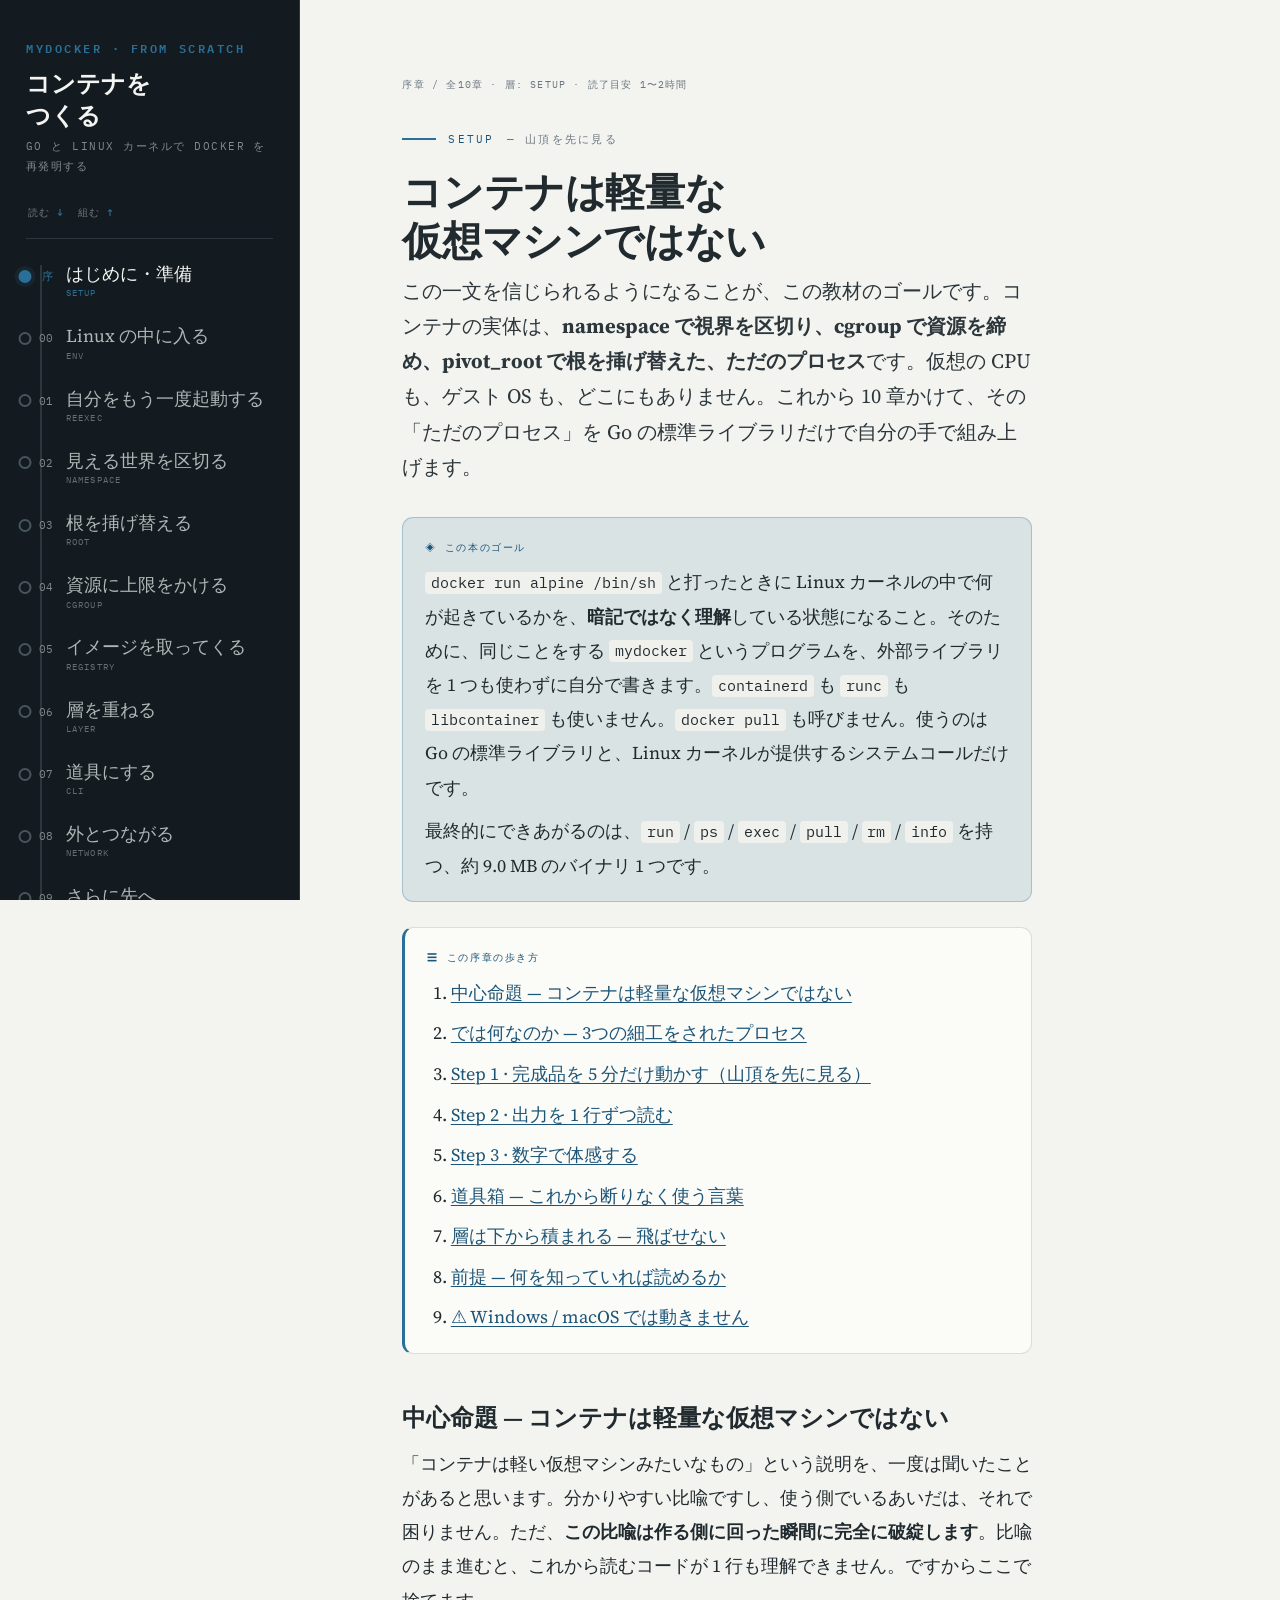
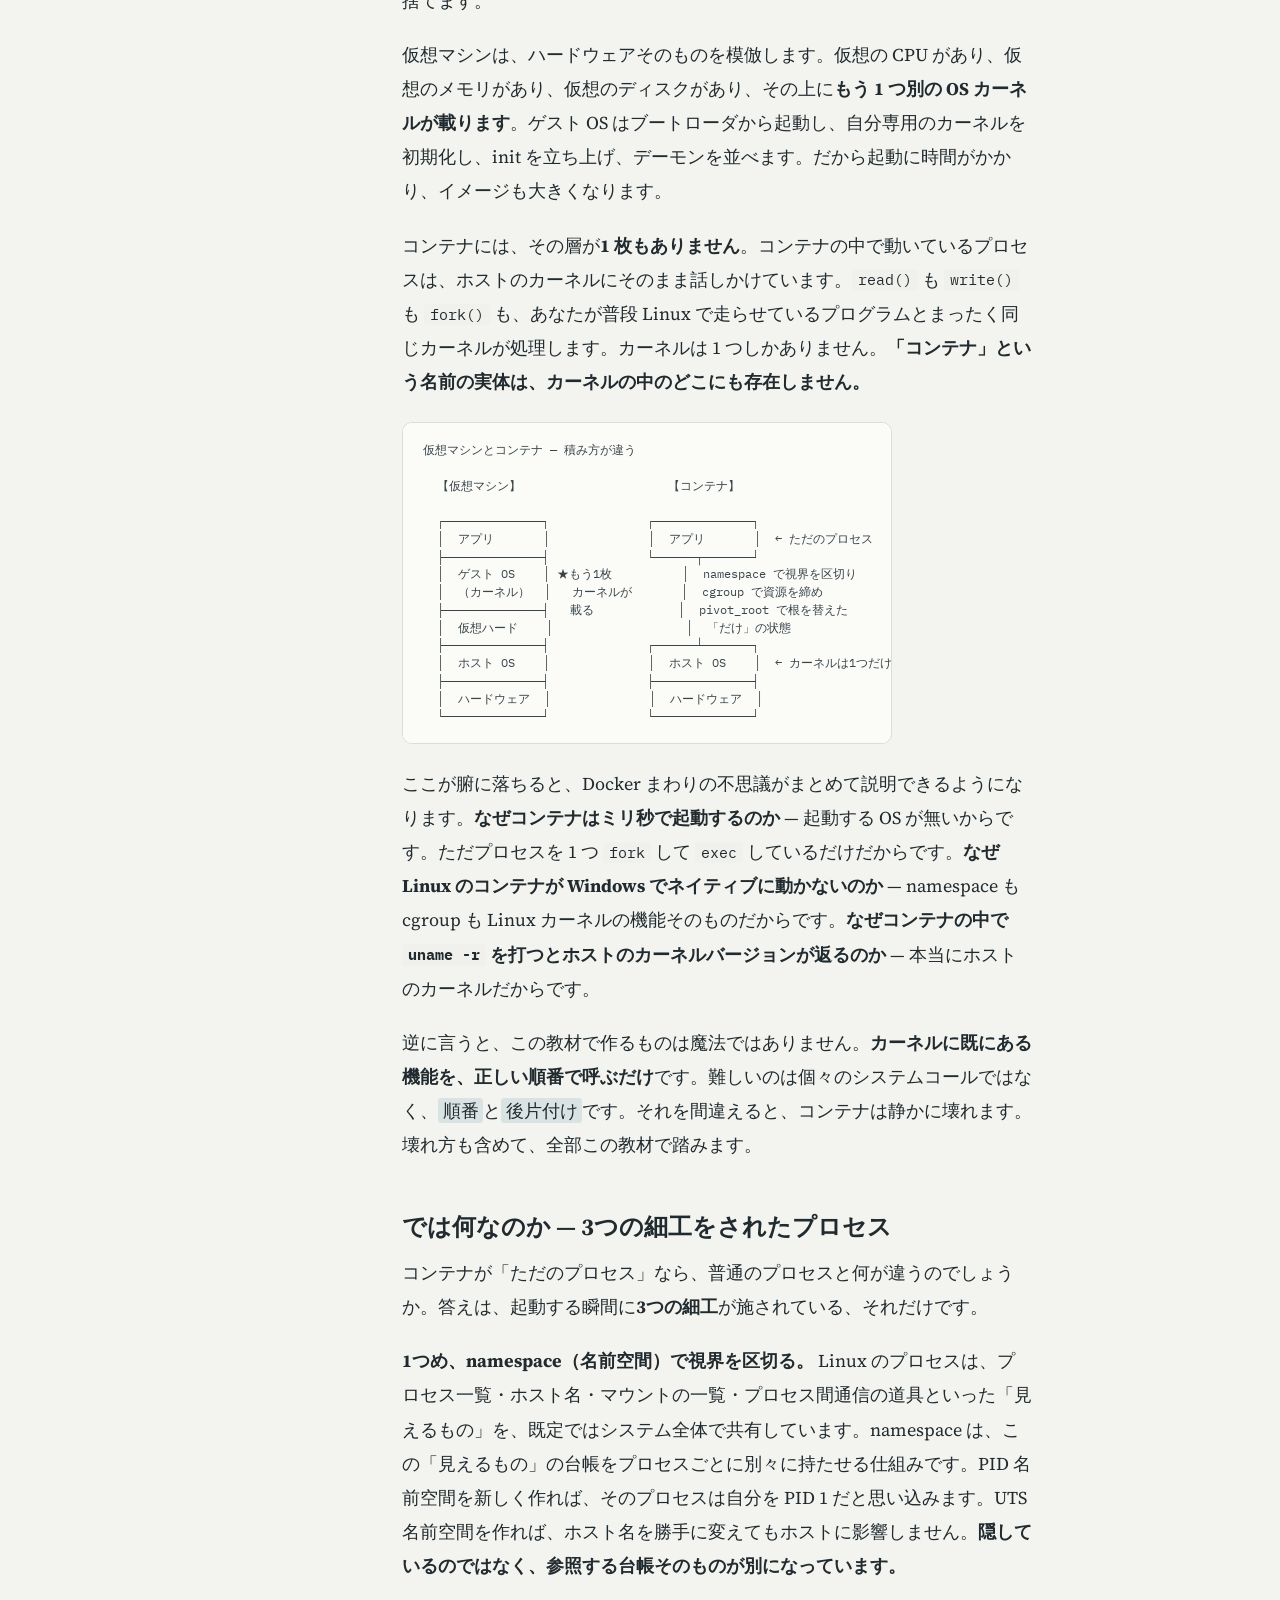
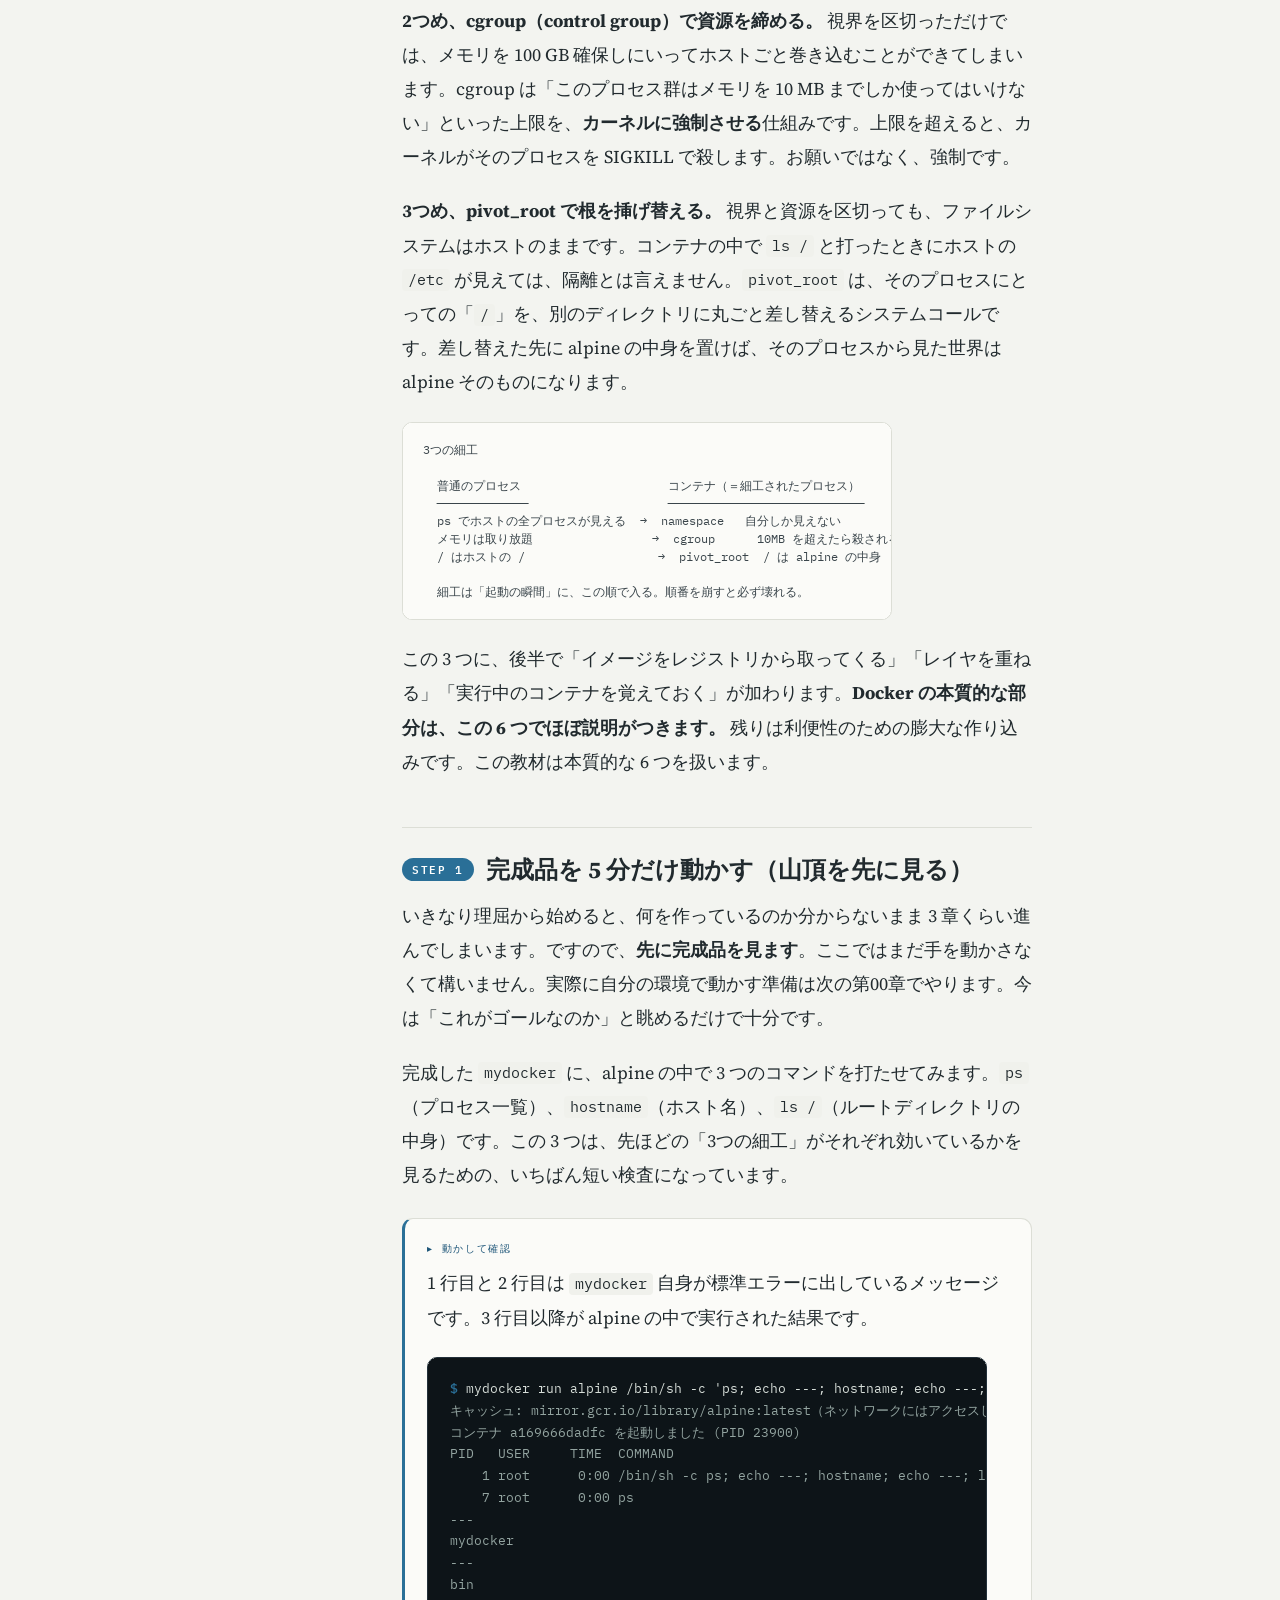
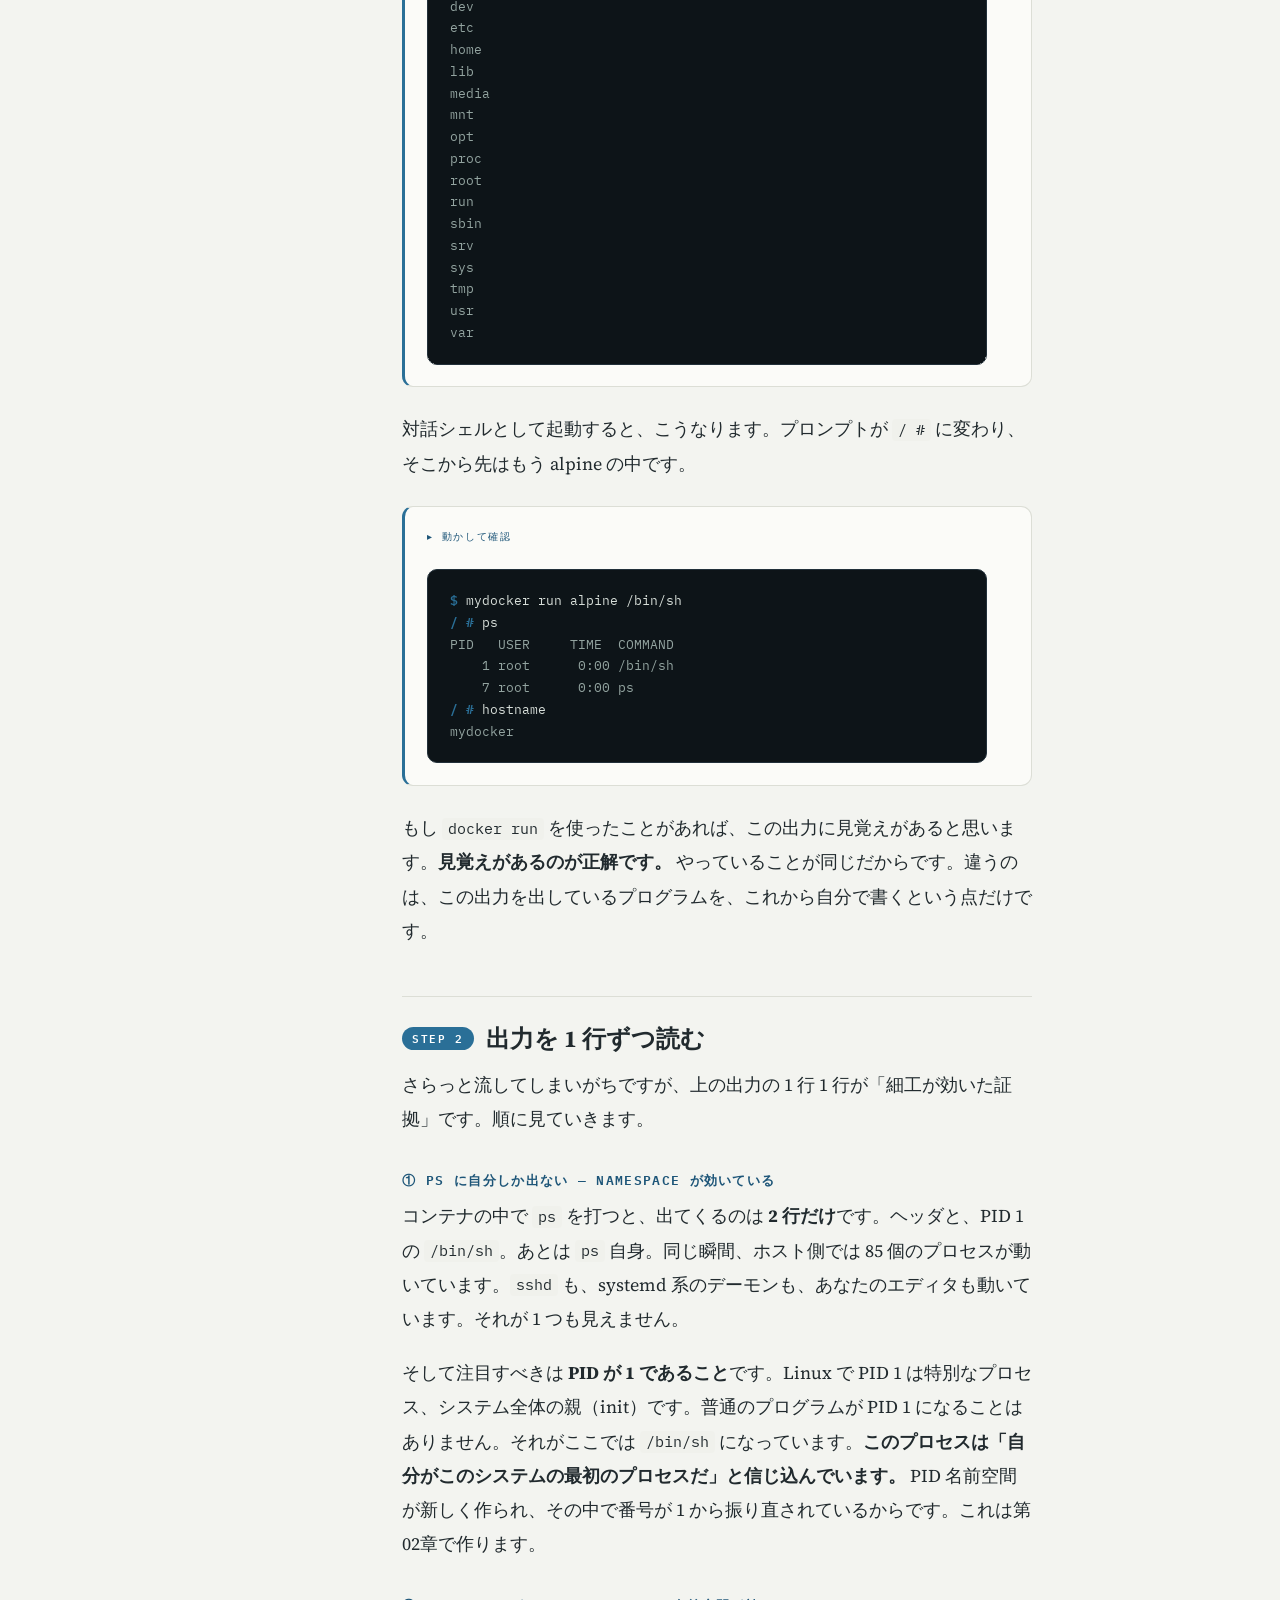
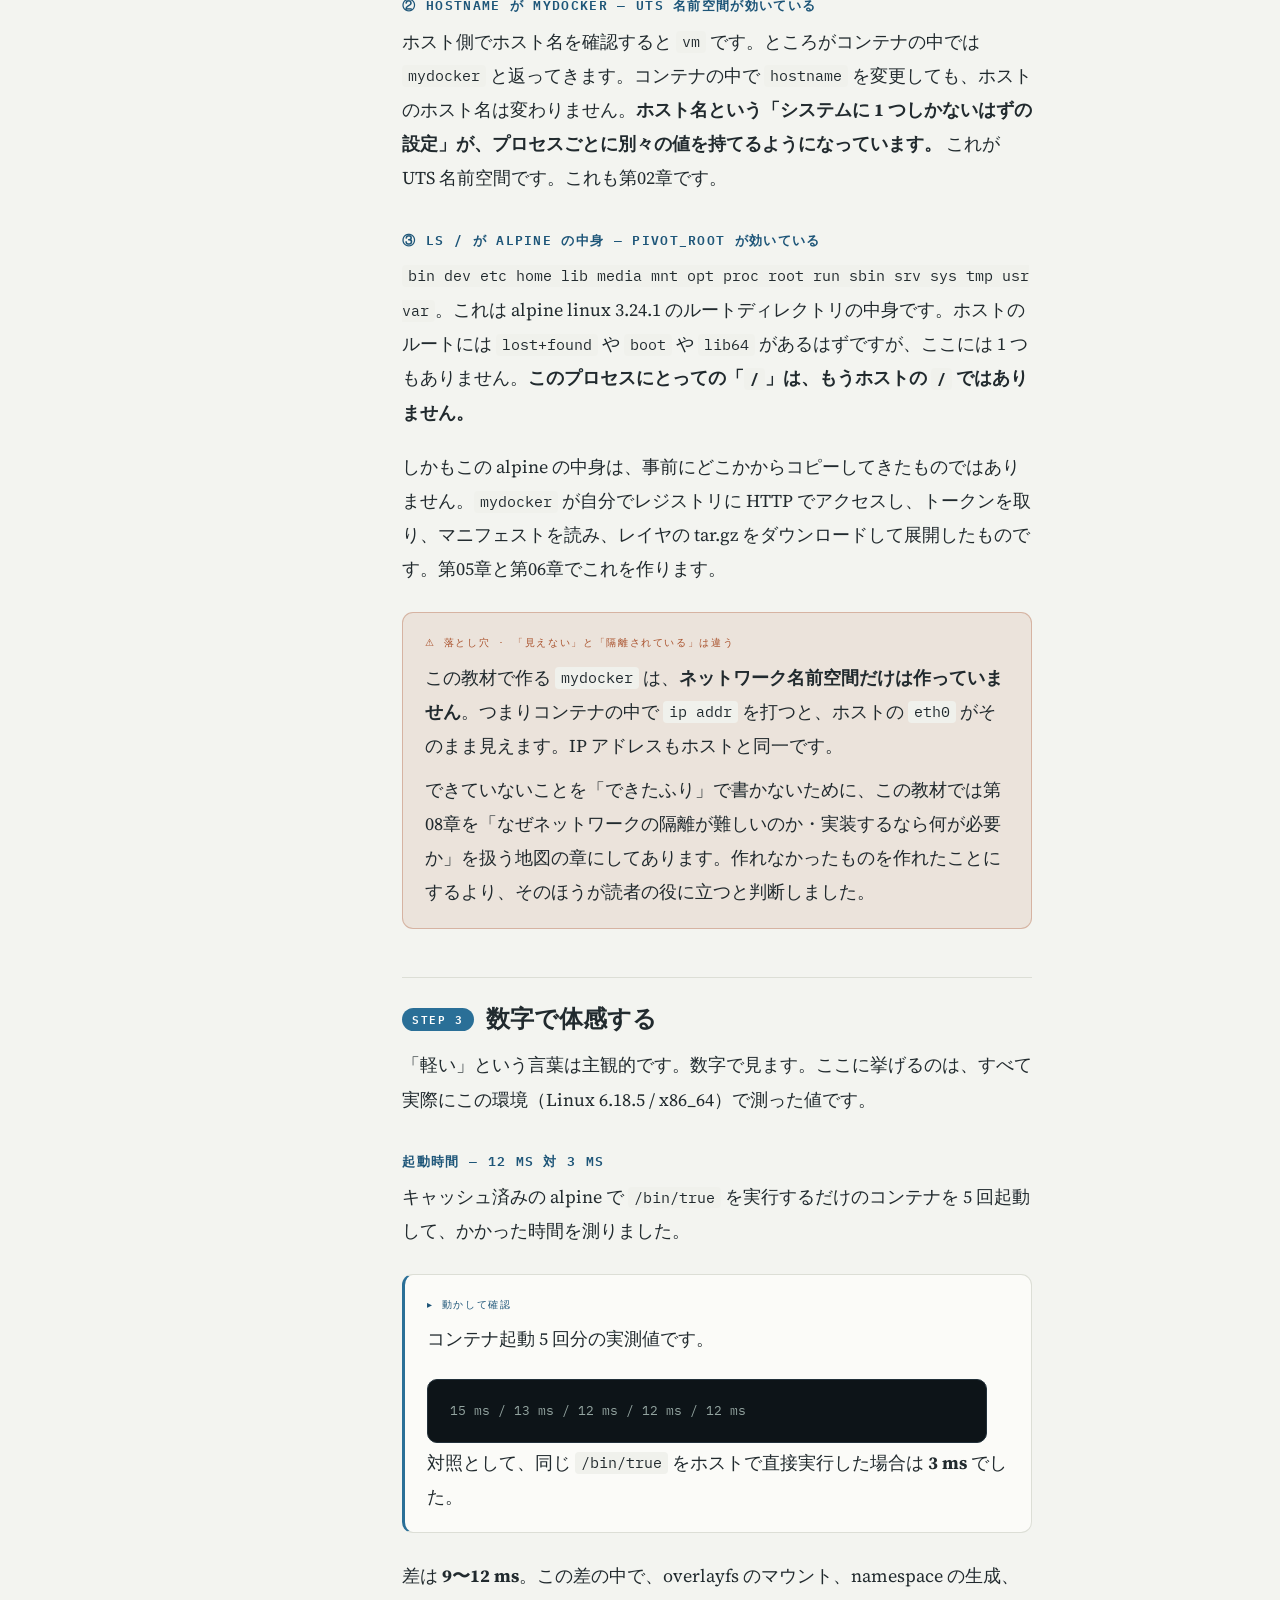
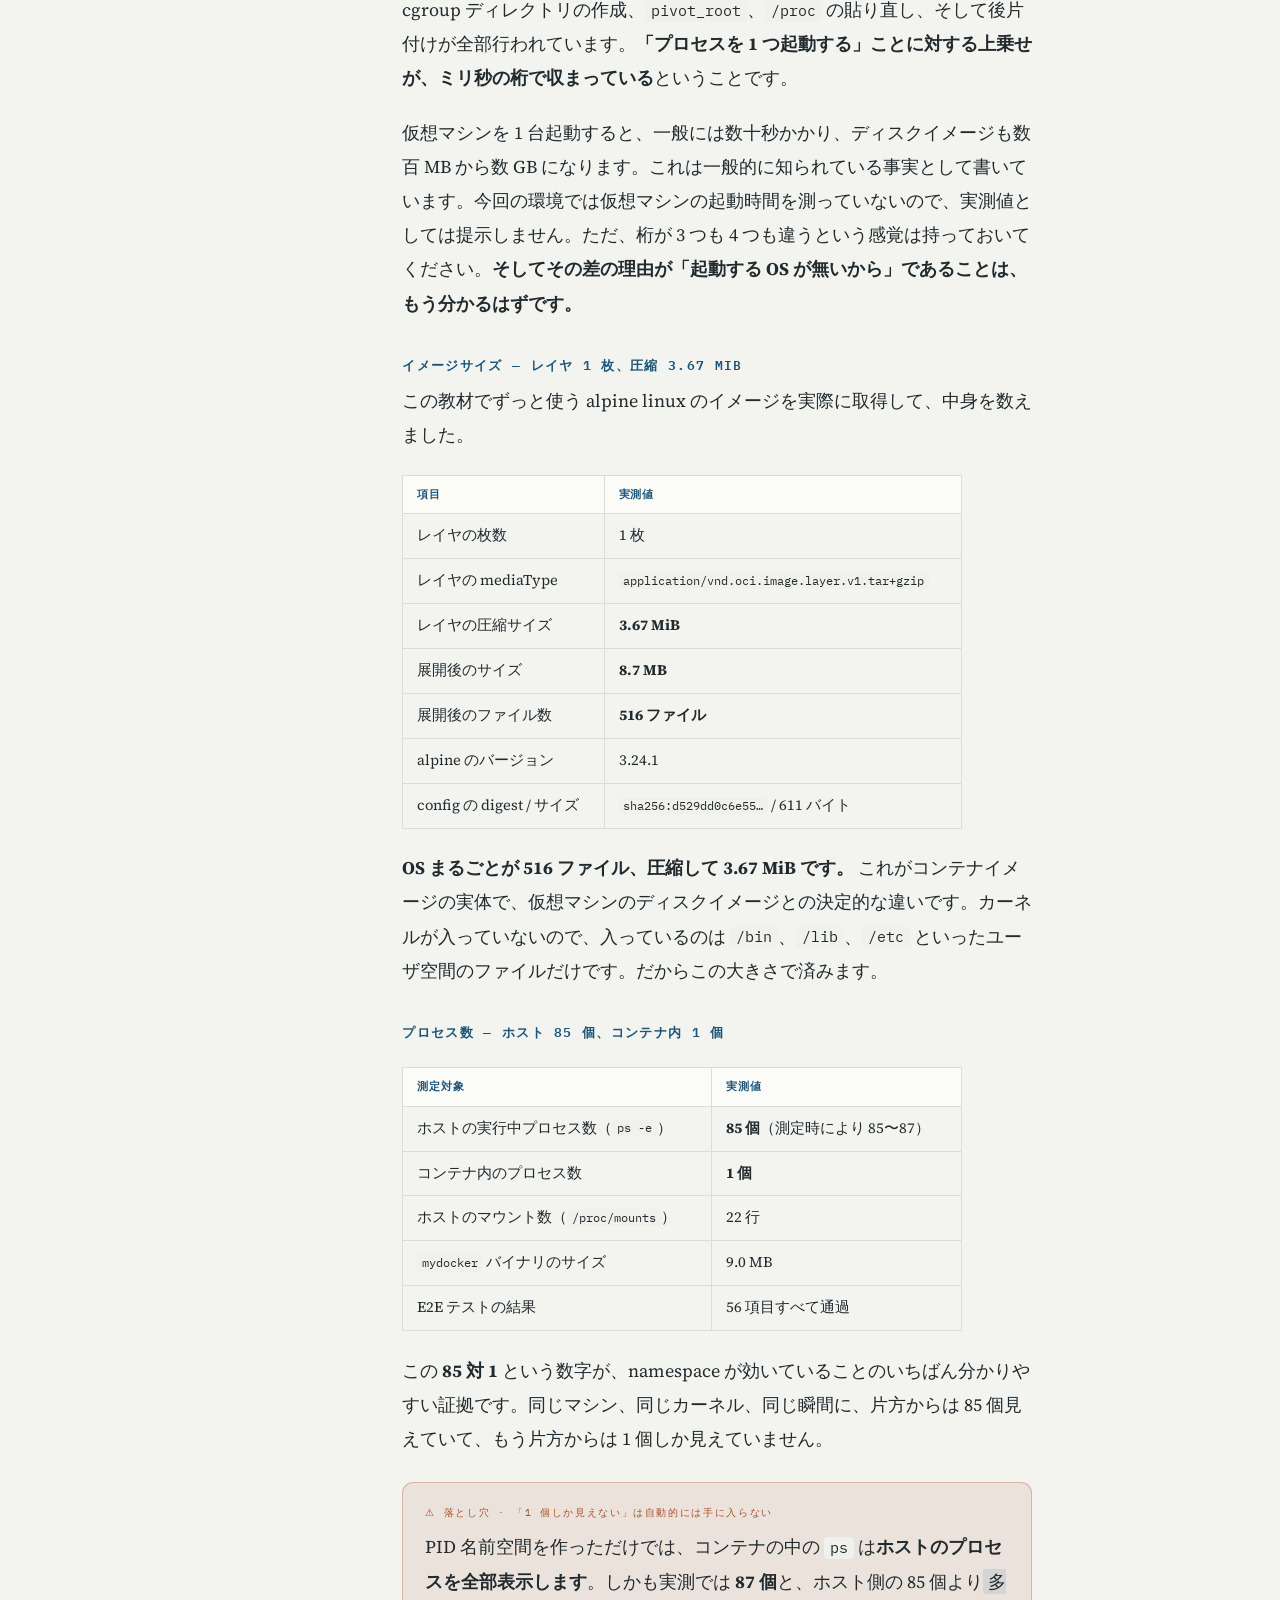
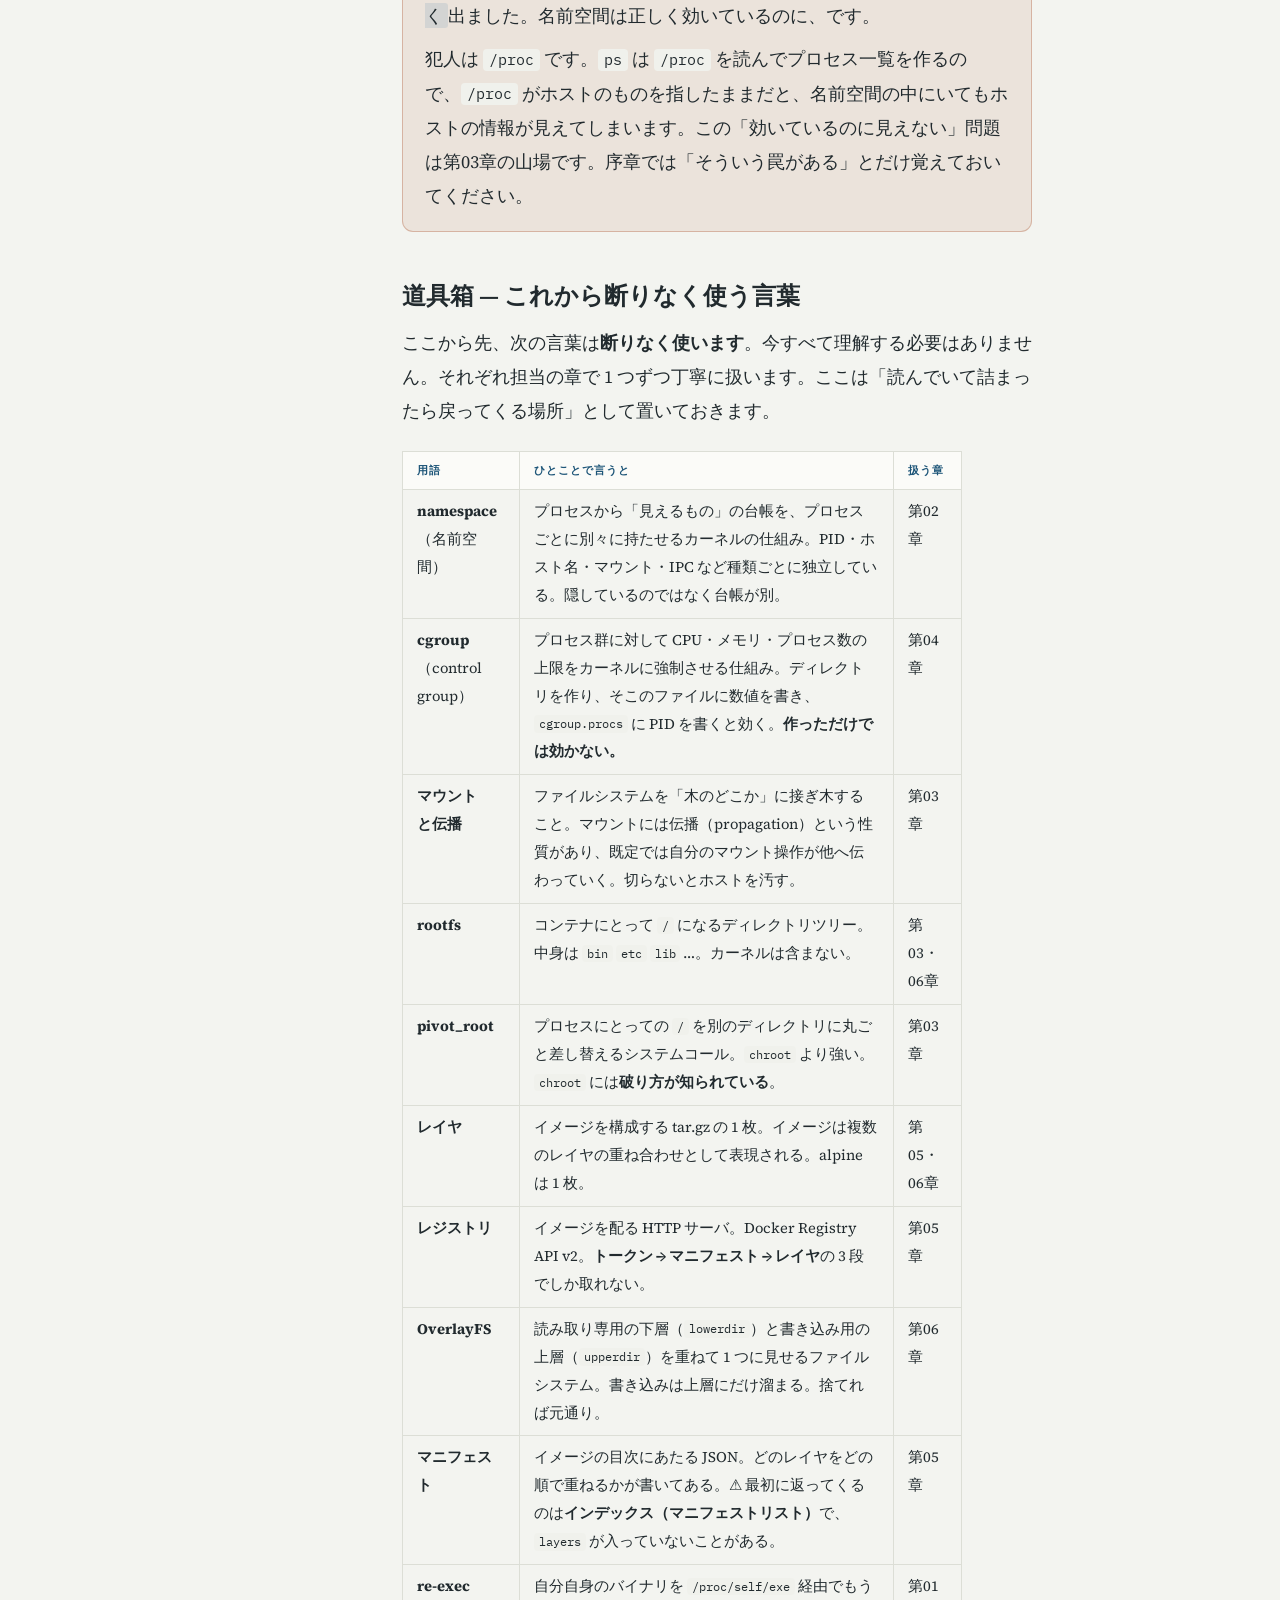
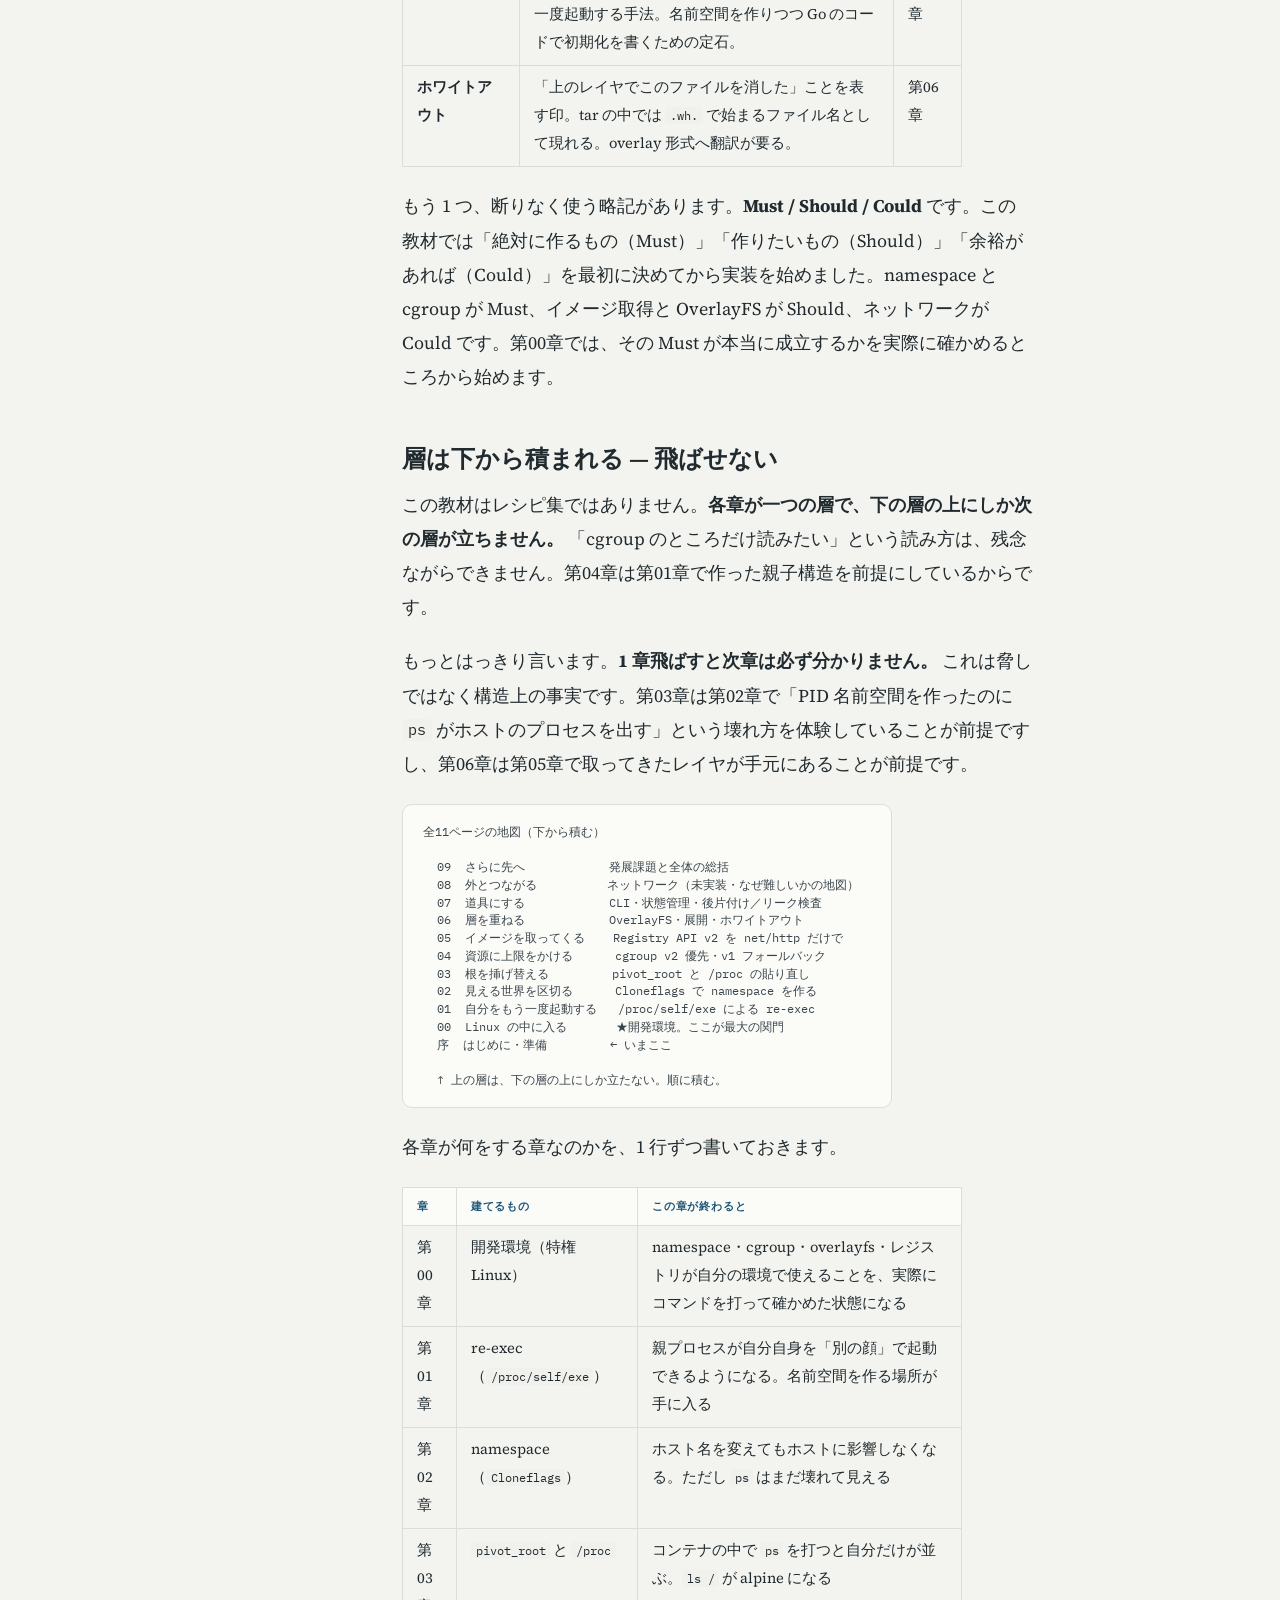
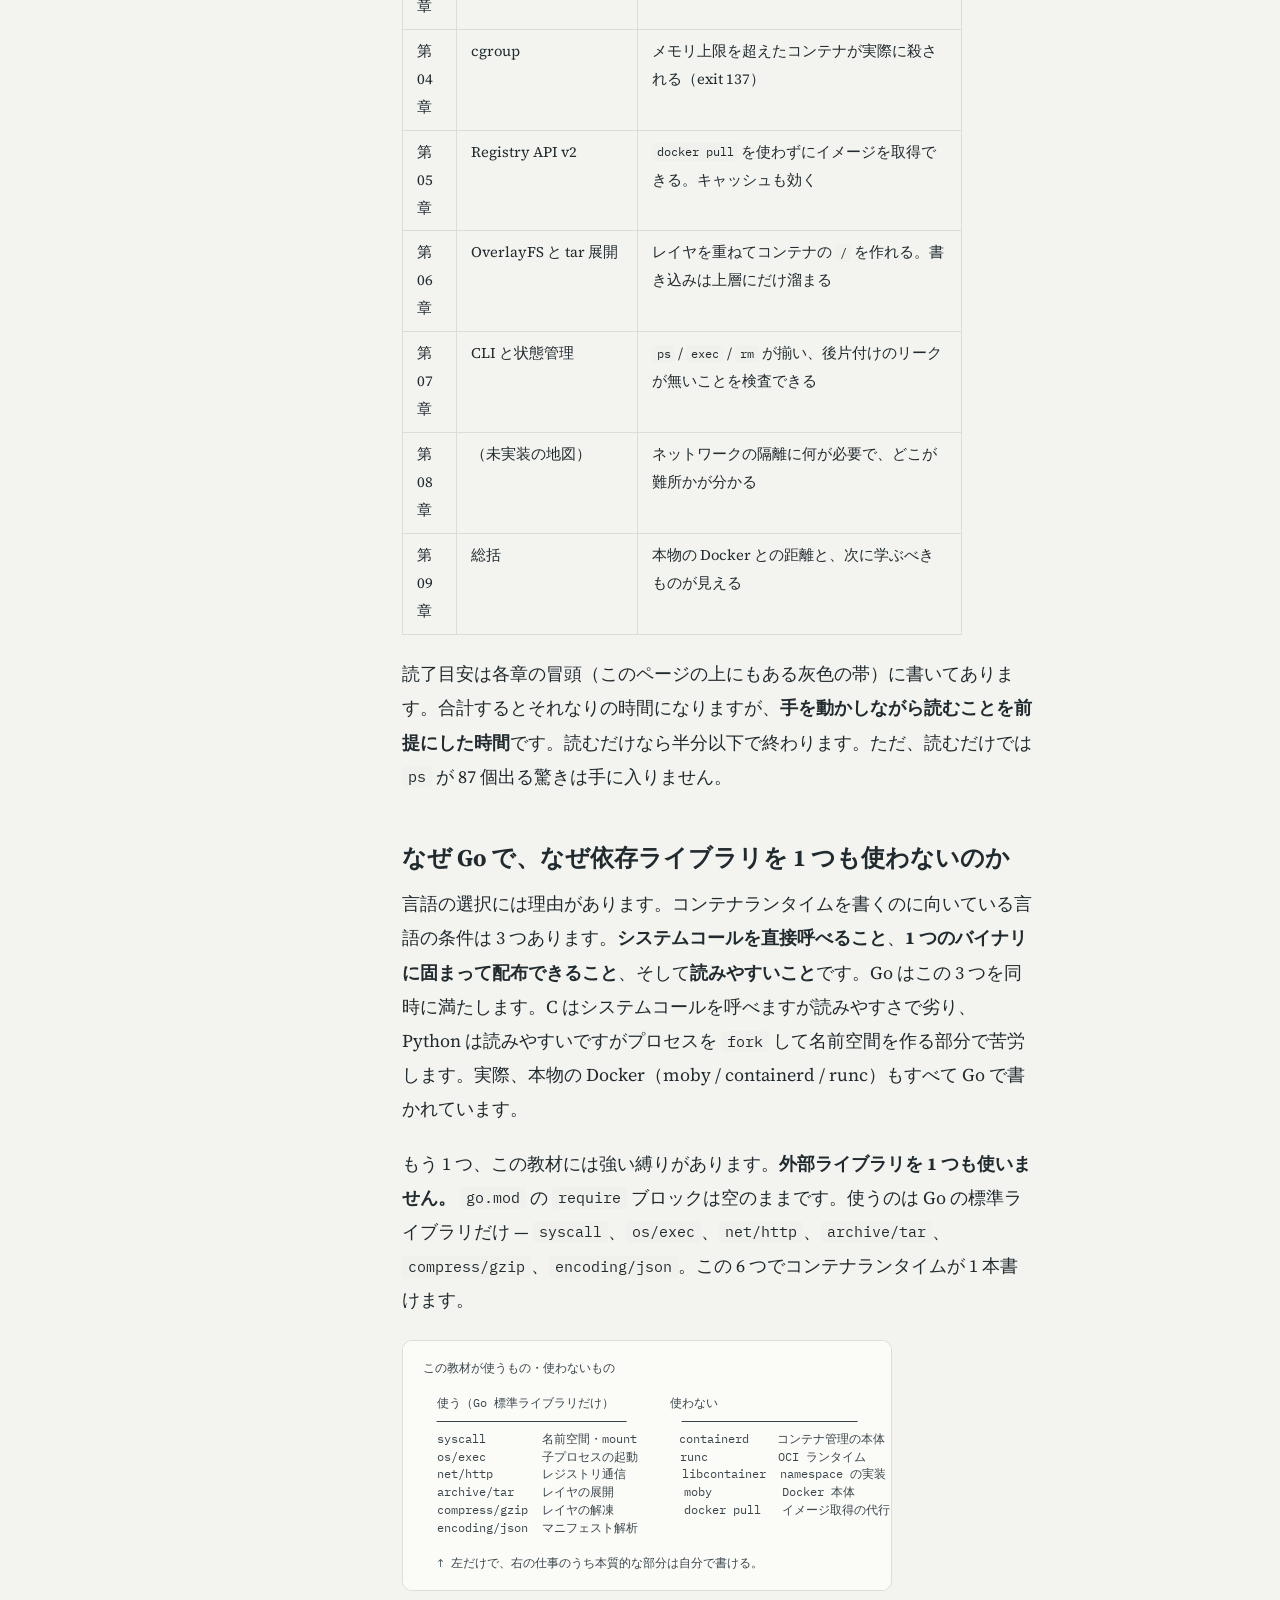
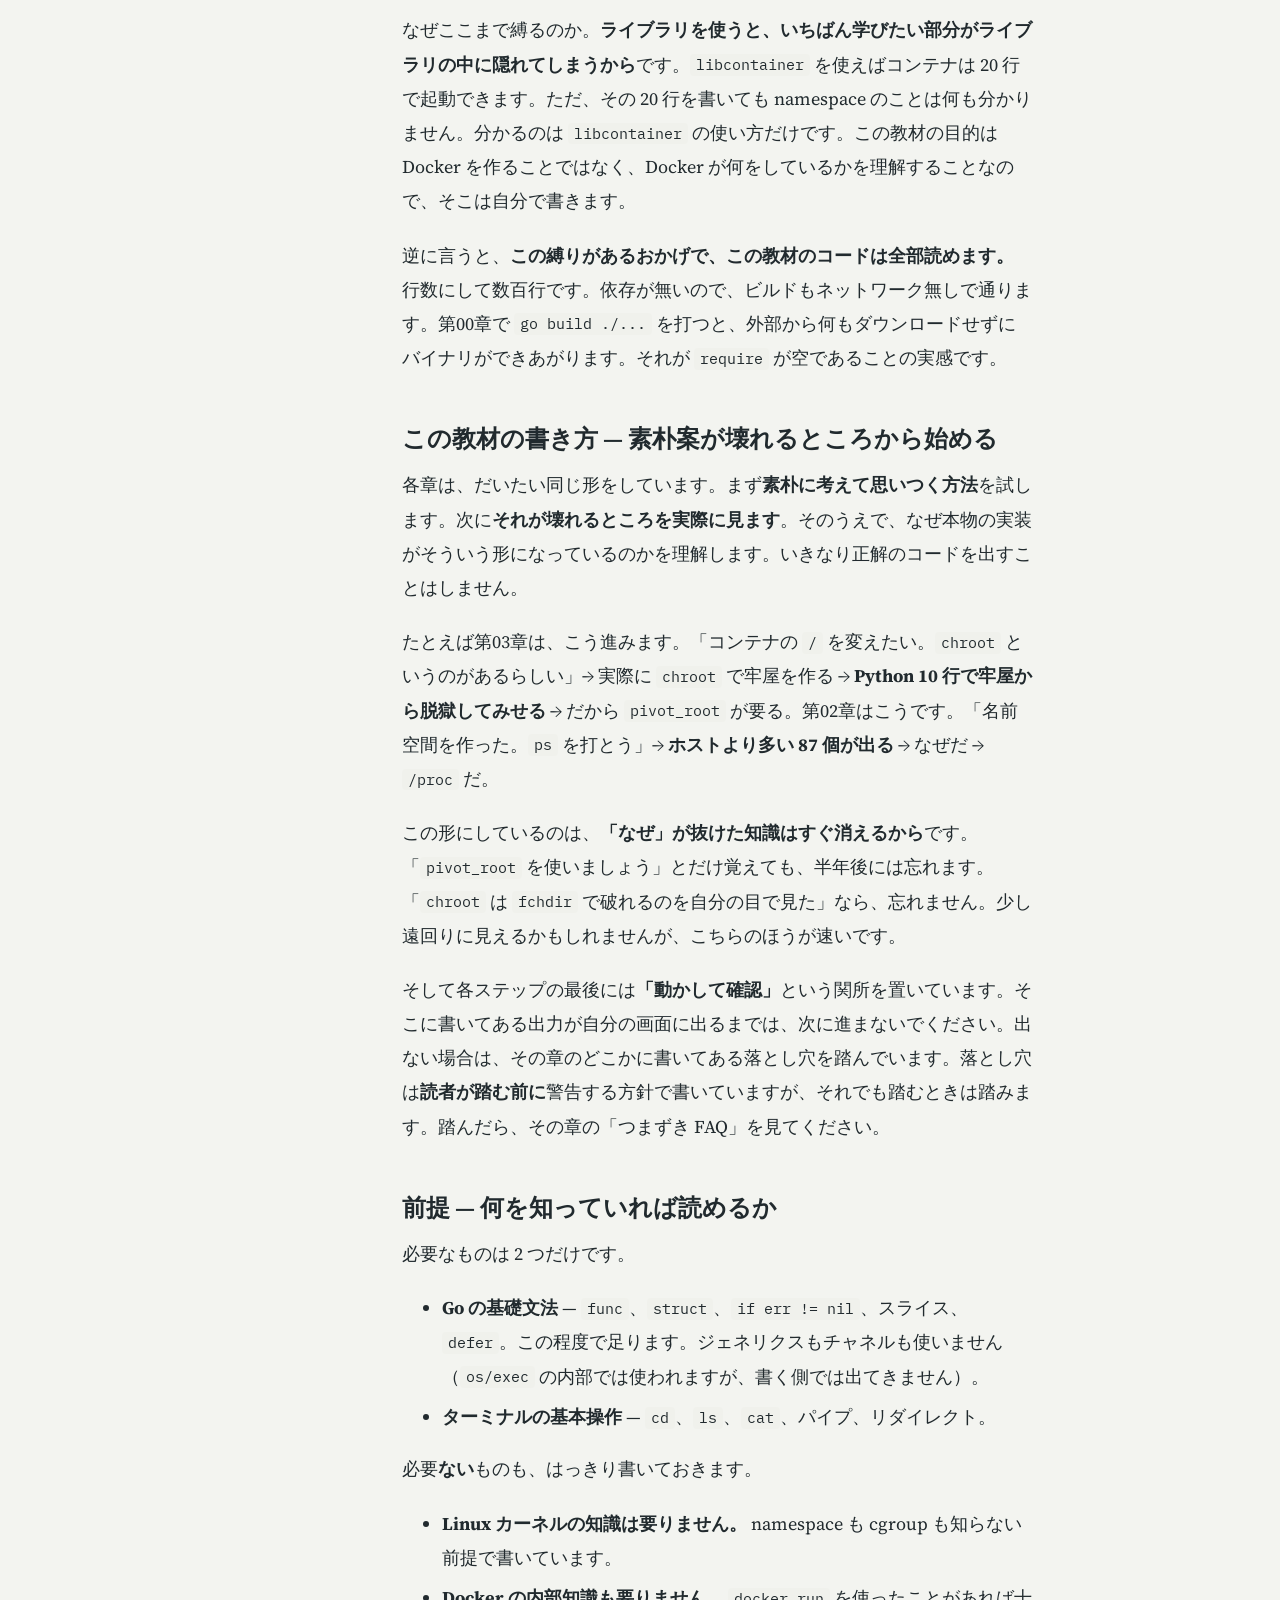
<file: index.html>
<!DOCTYPE html>
<html lang="ja">
<head>
<meta charset="utf-8">
<meta http-equiv="refresh" content="0; url=docs/index.html">
<link rel="canonical" href="docs/index.html">
<title>コンテナをつくる</title>
</head>
<body>
<p><a href="docs/index.html">教材サイトへ移動します</a></p>
</body>
</html>
</file>
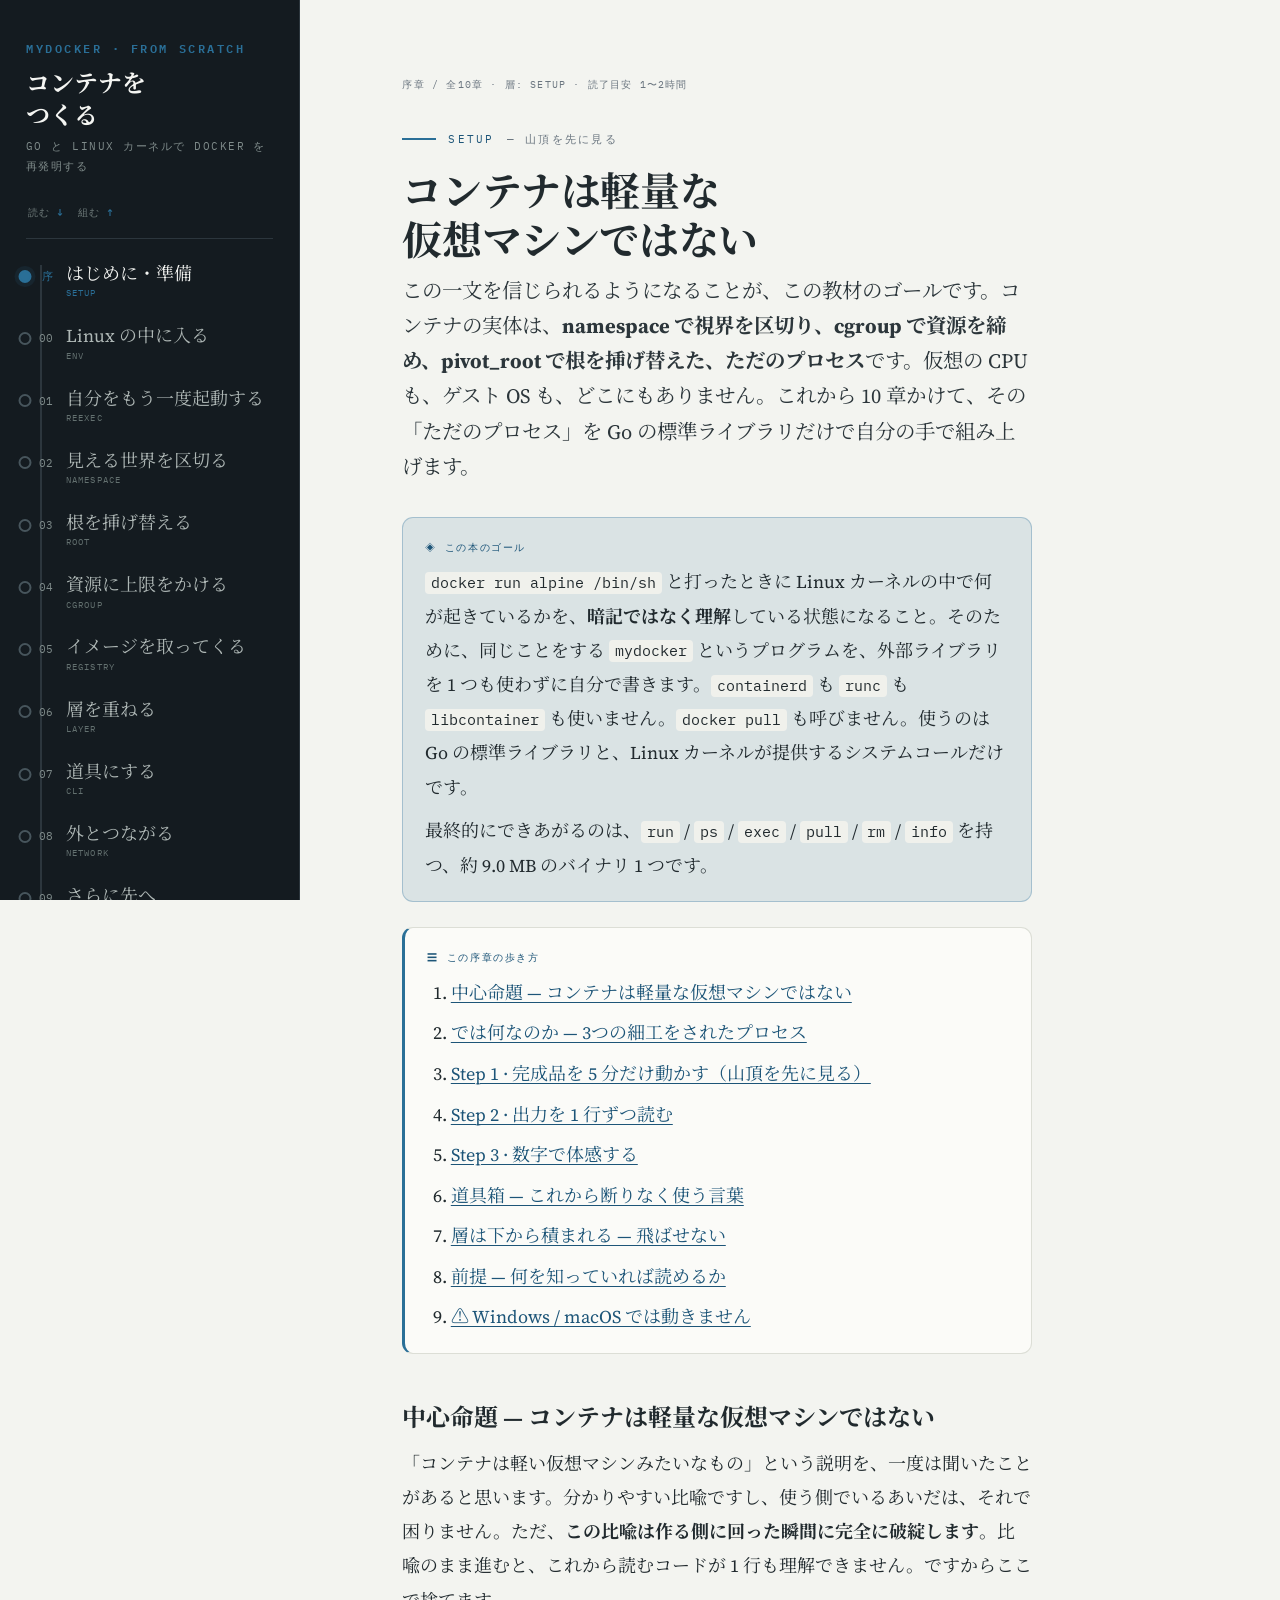
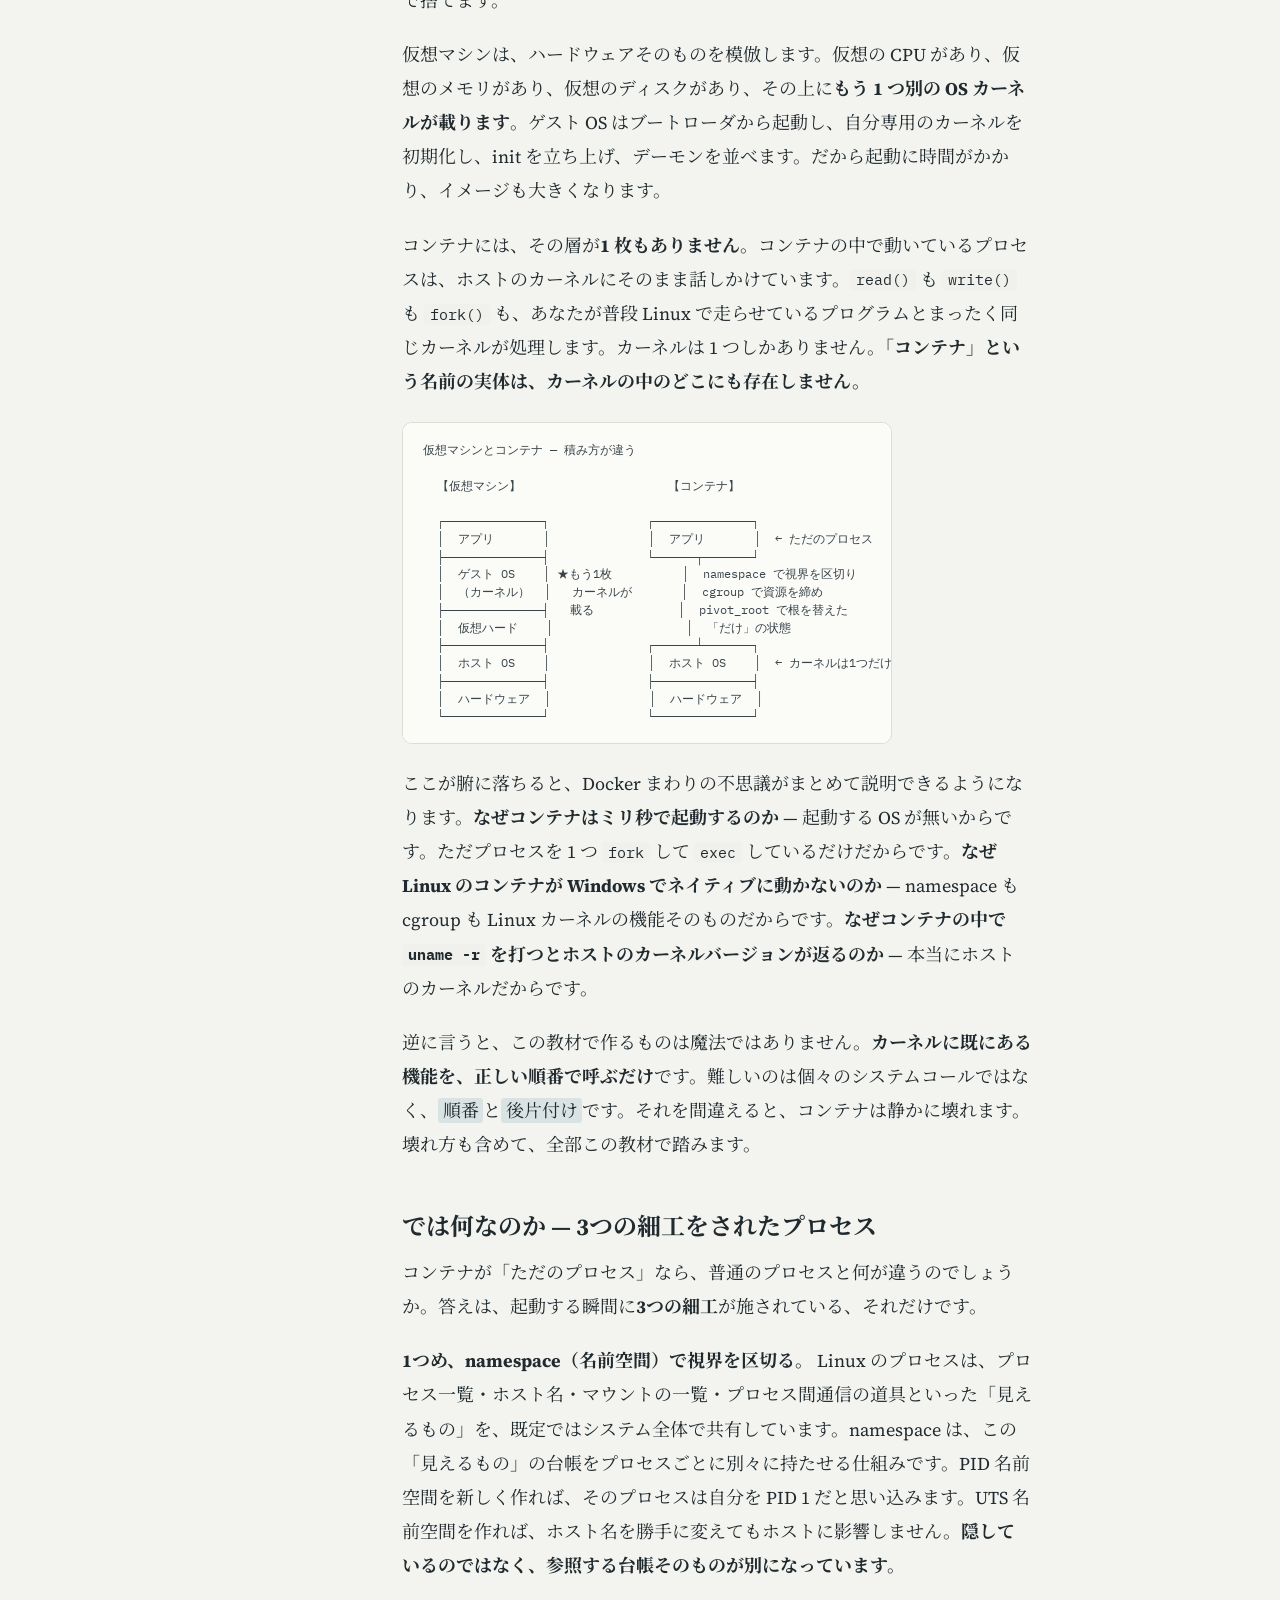
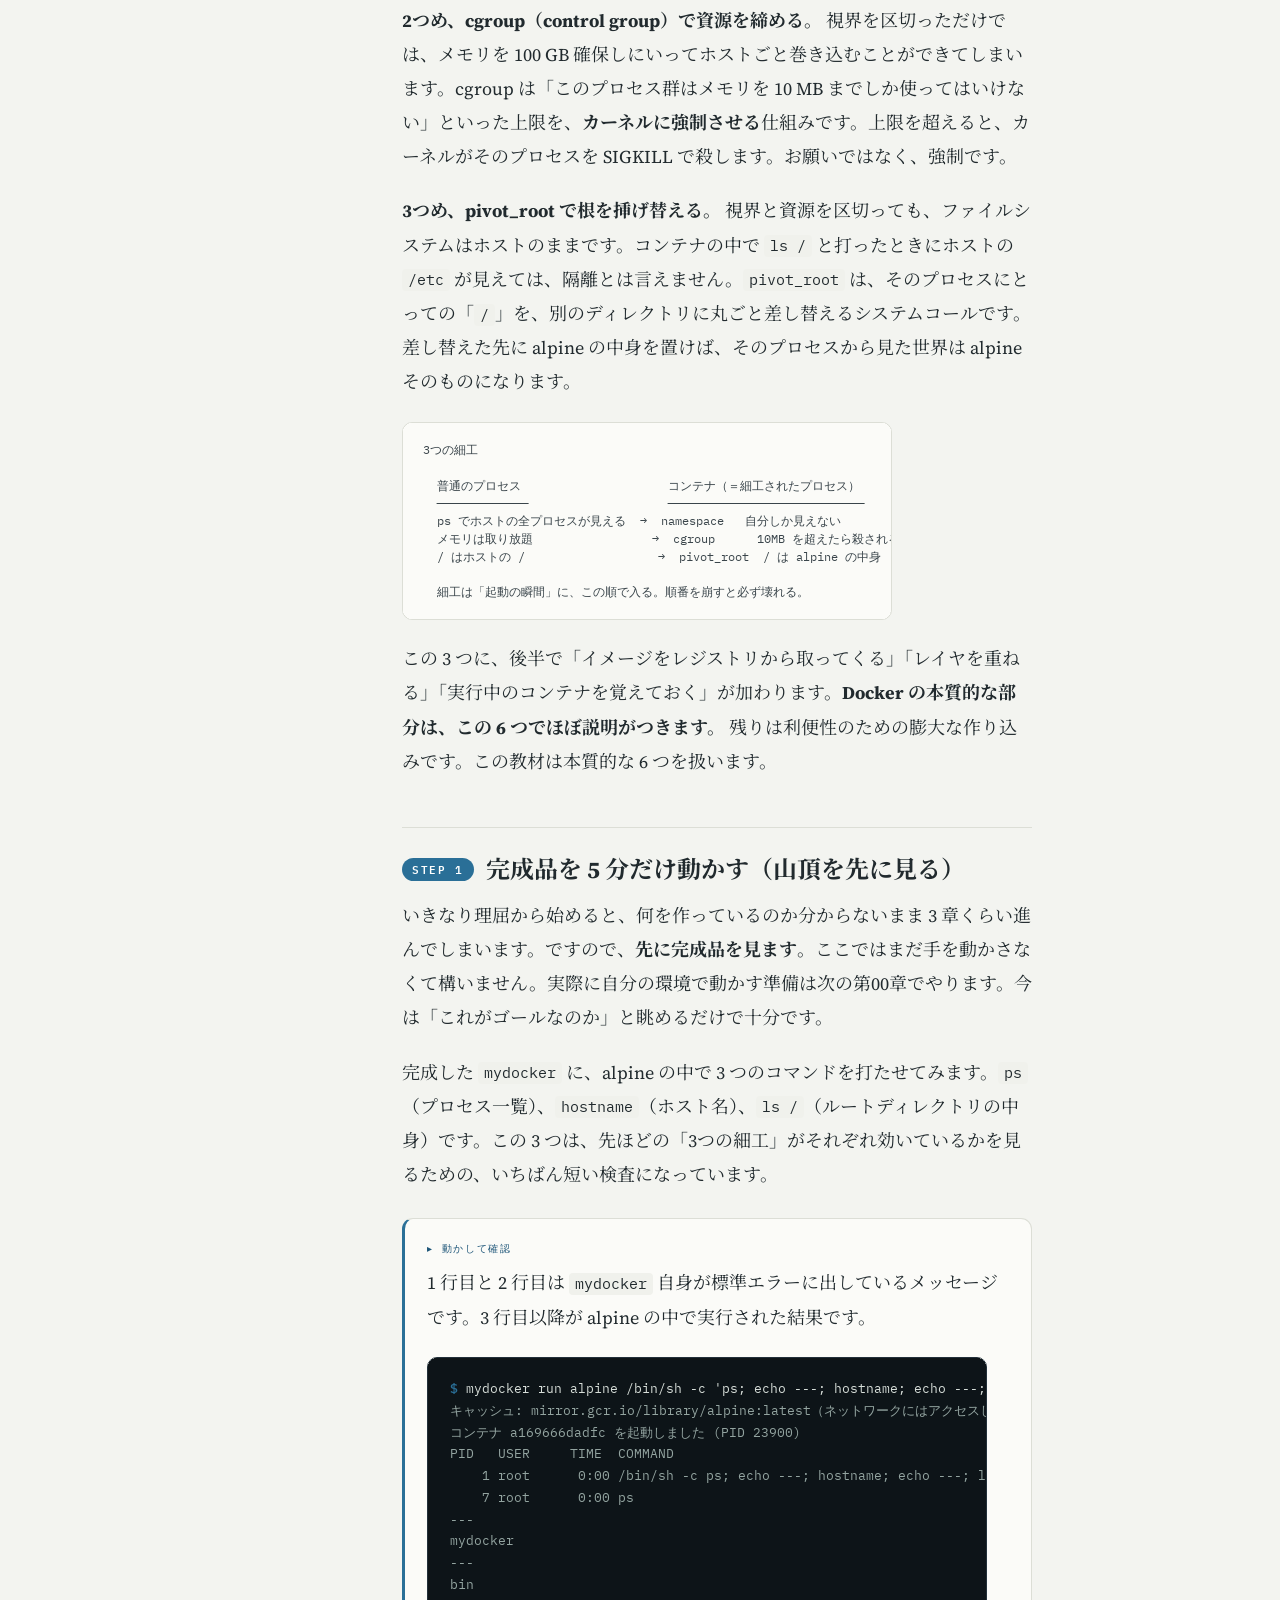
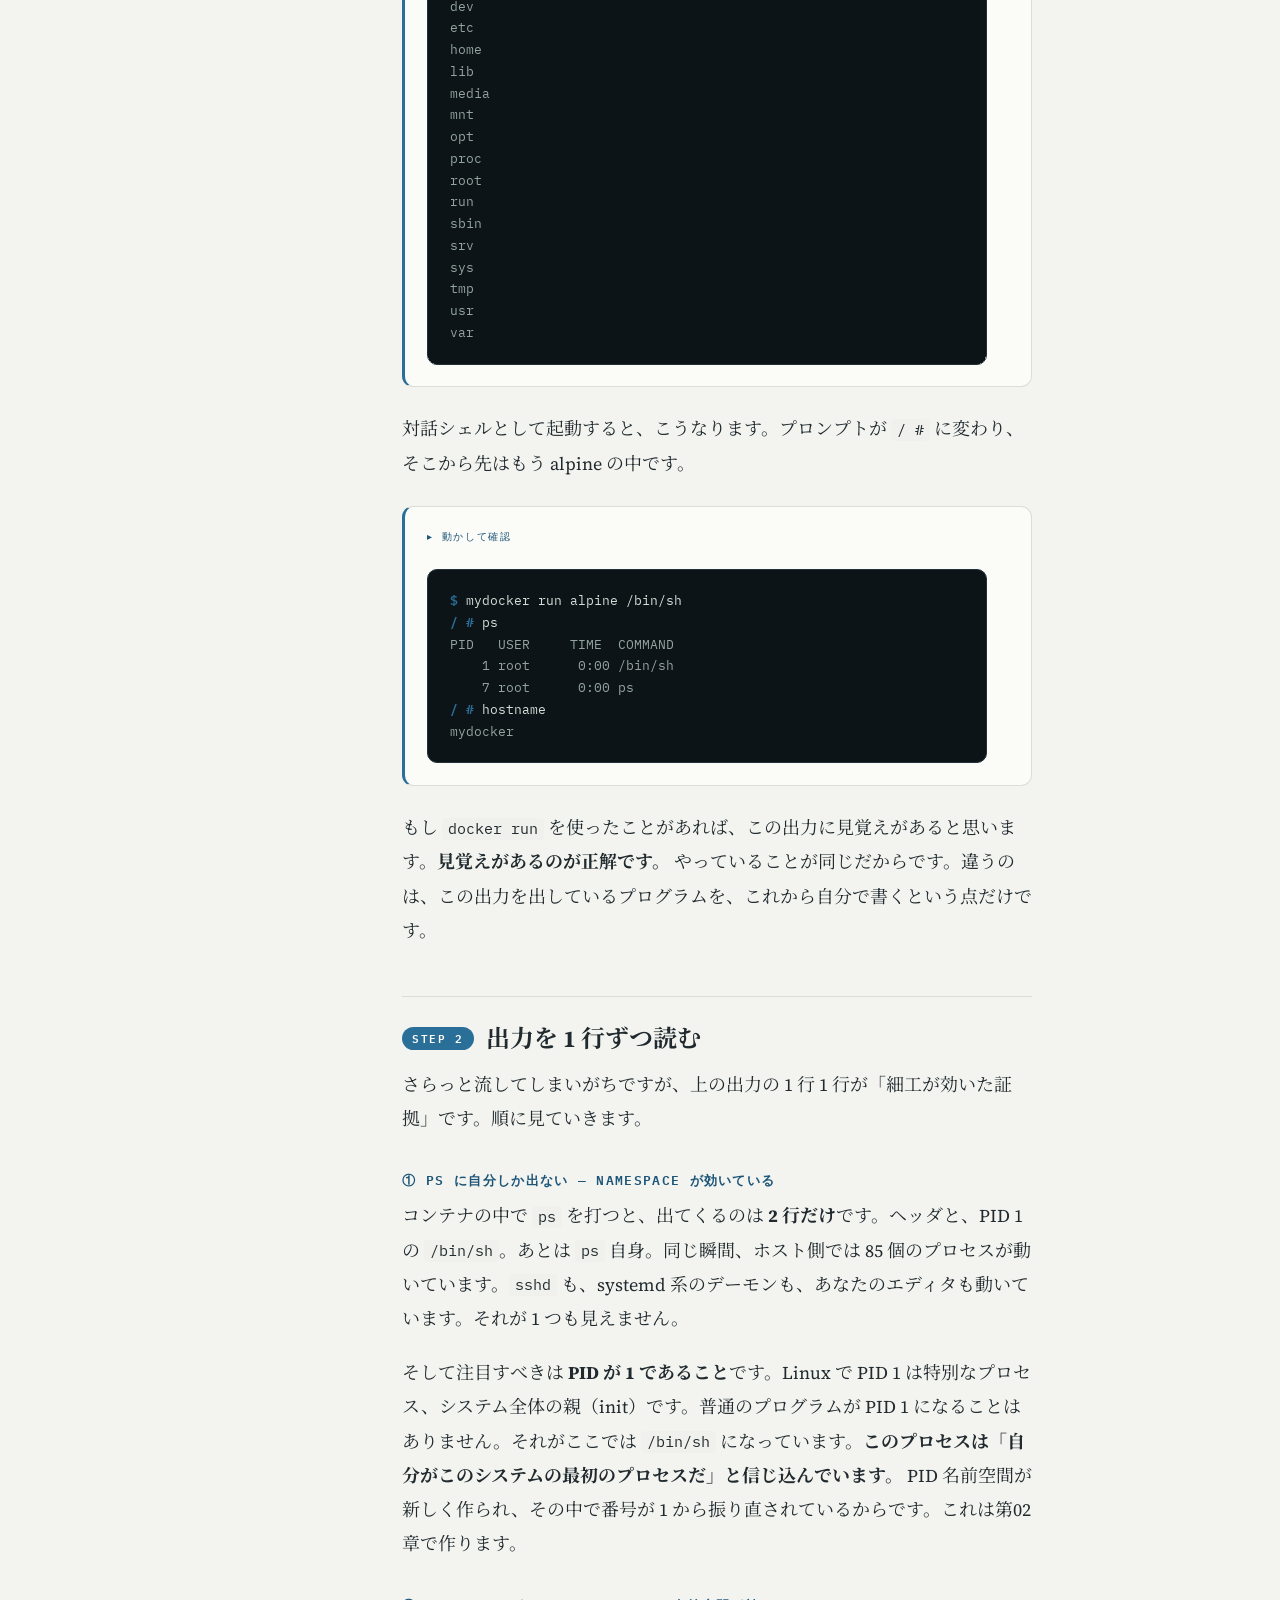
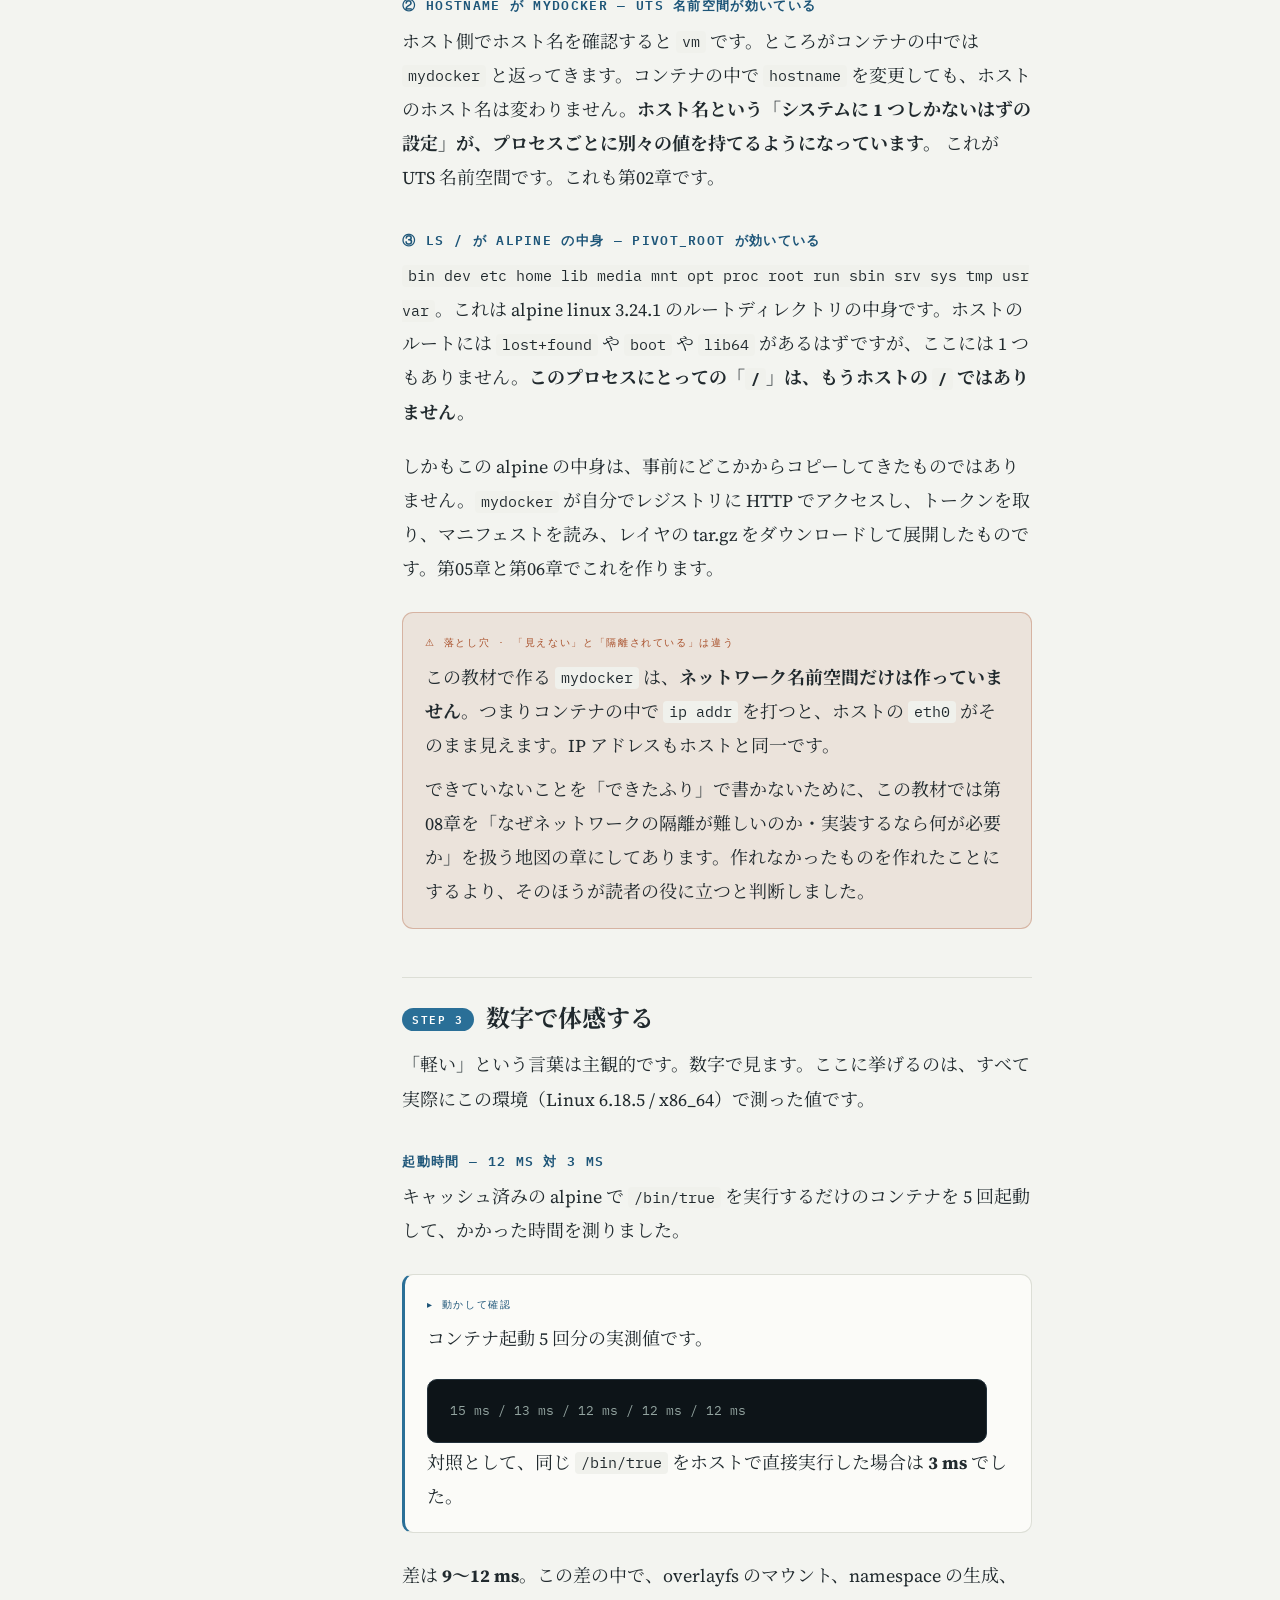
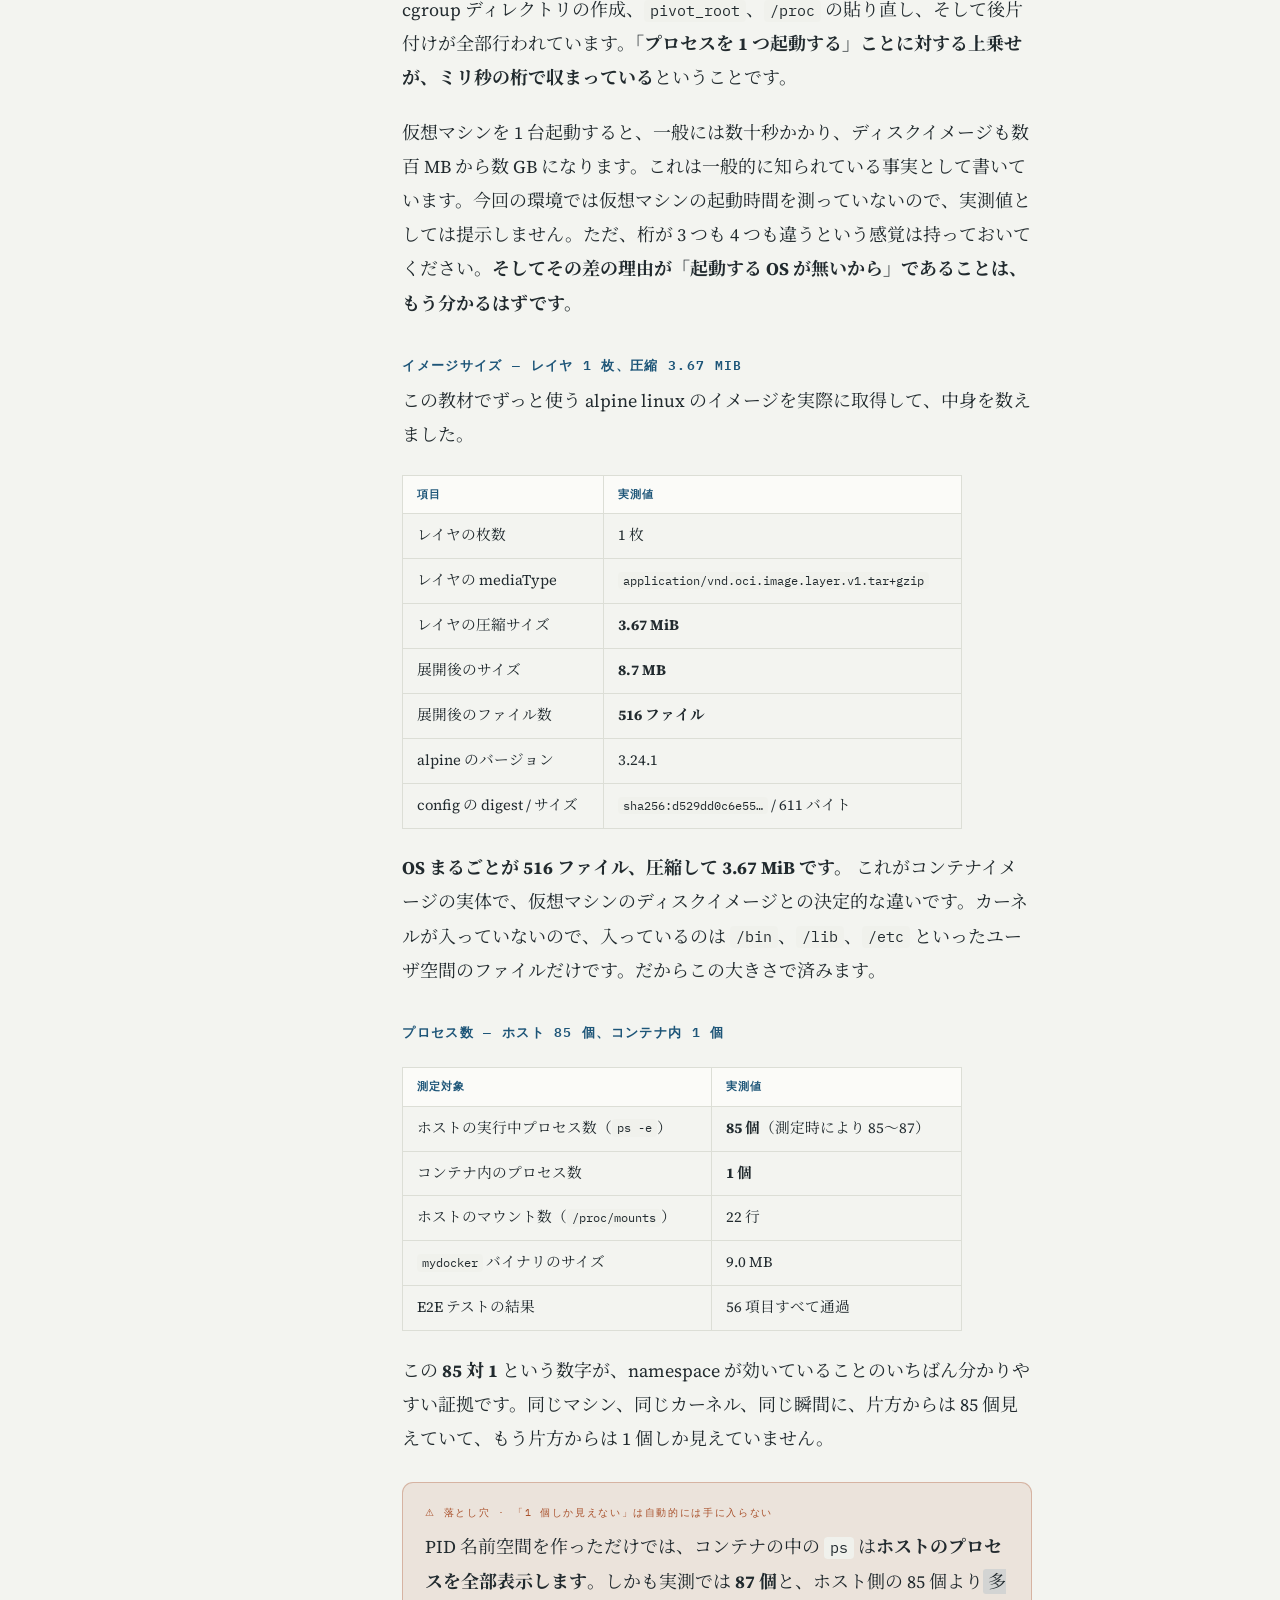
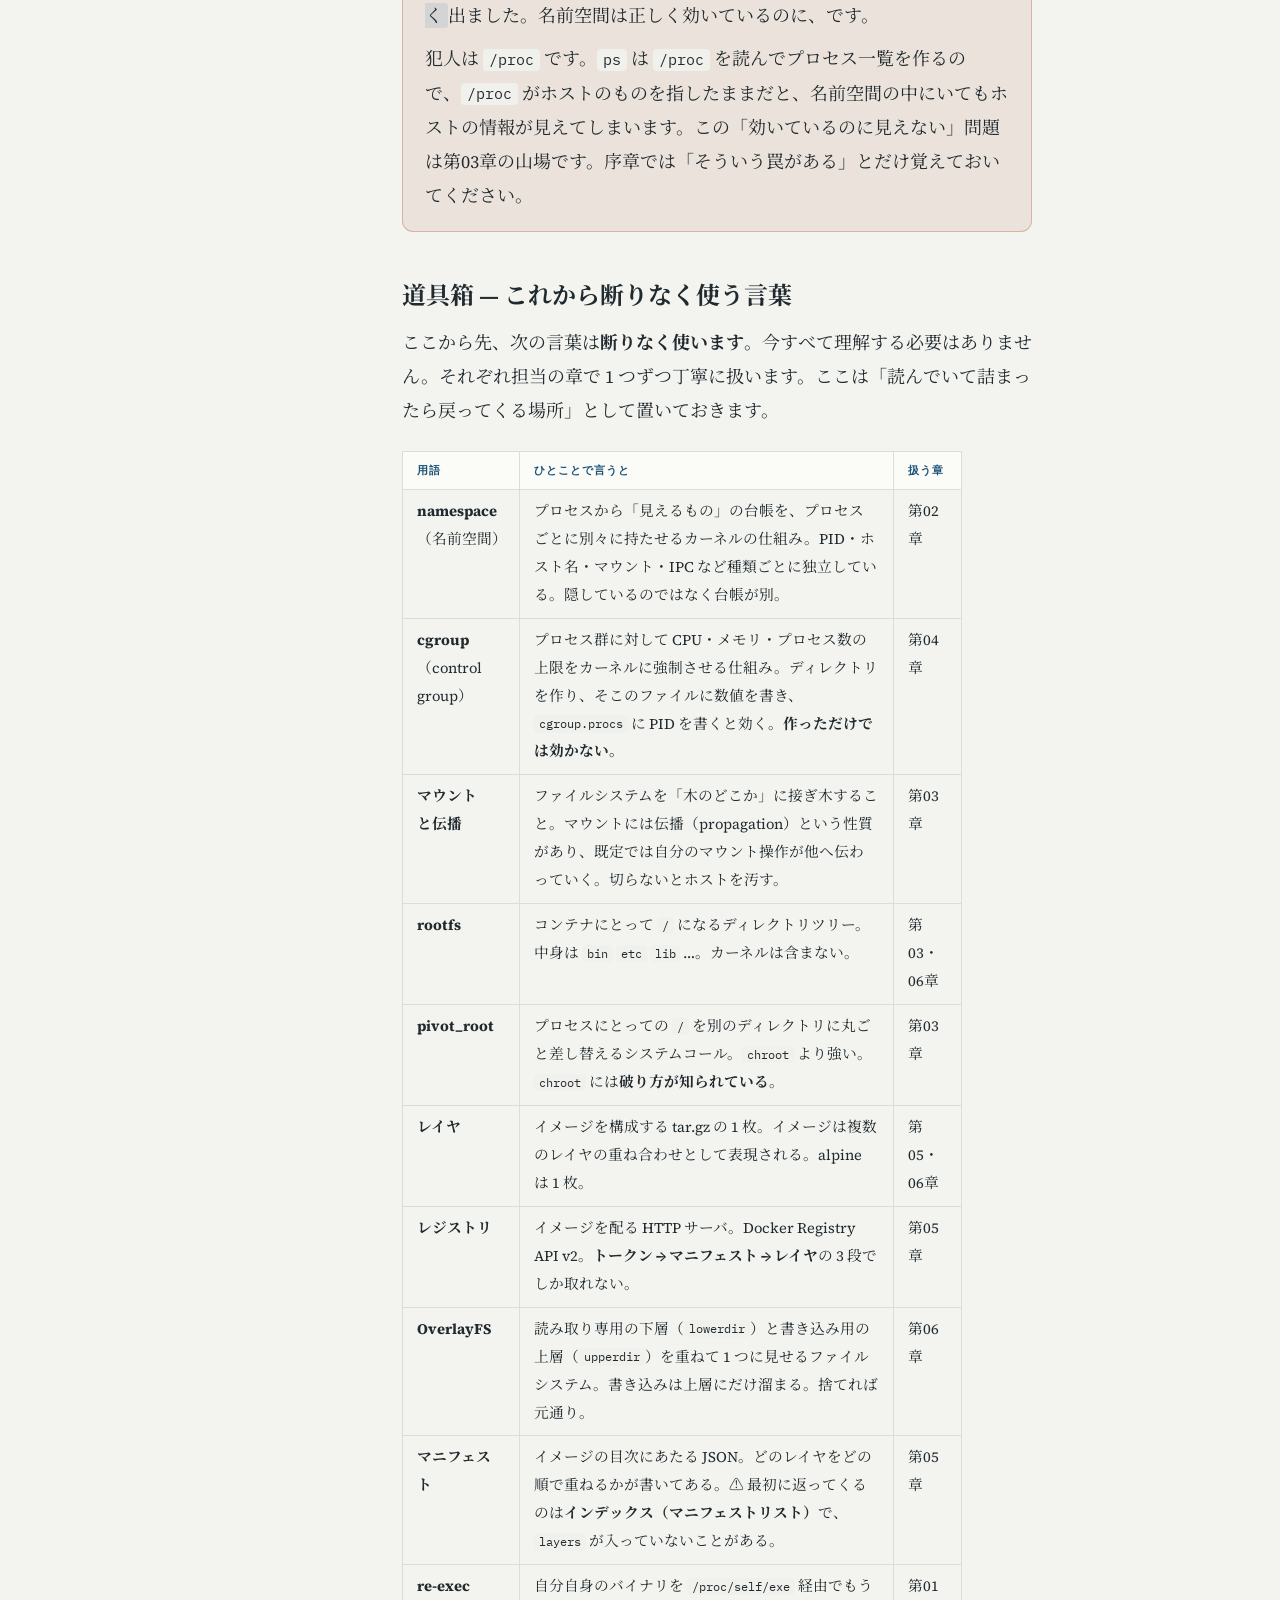
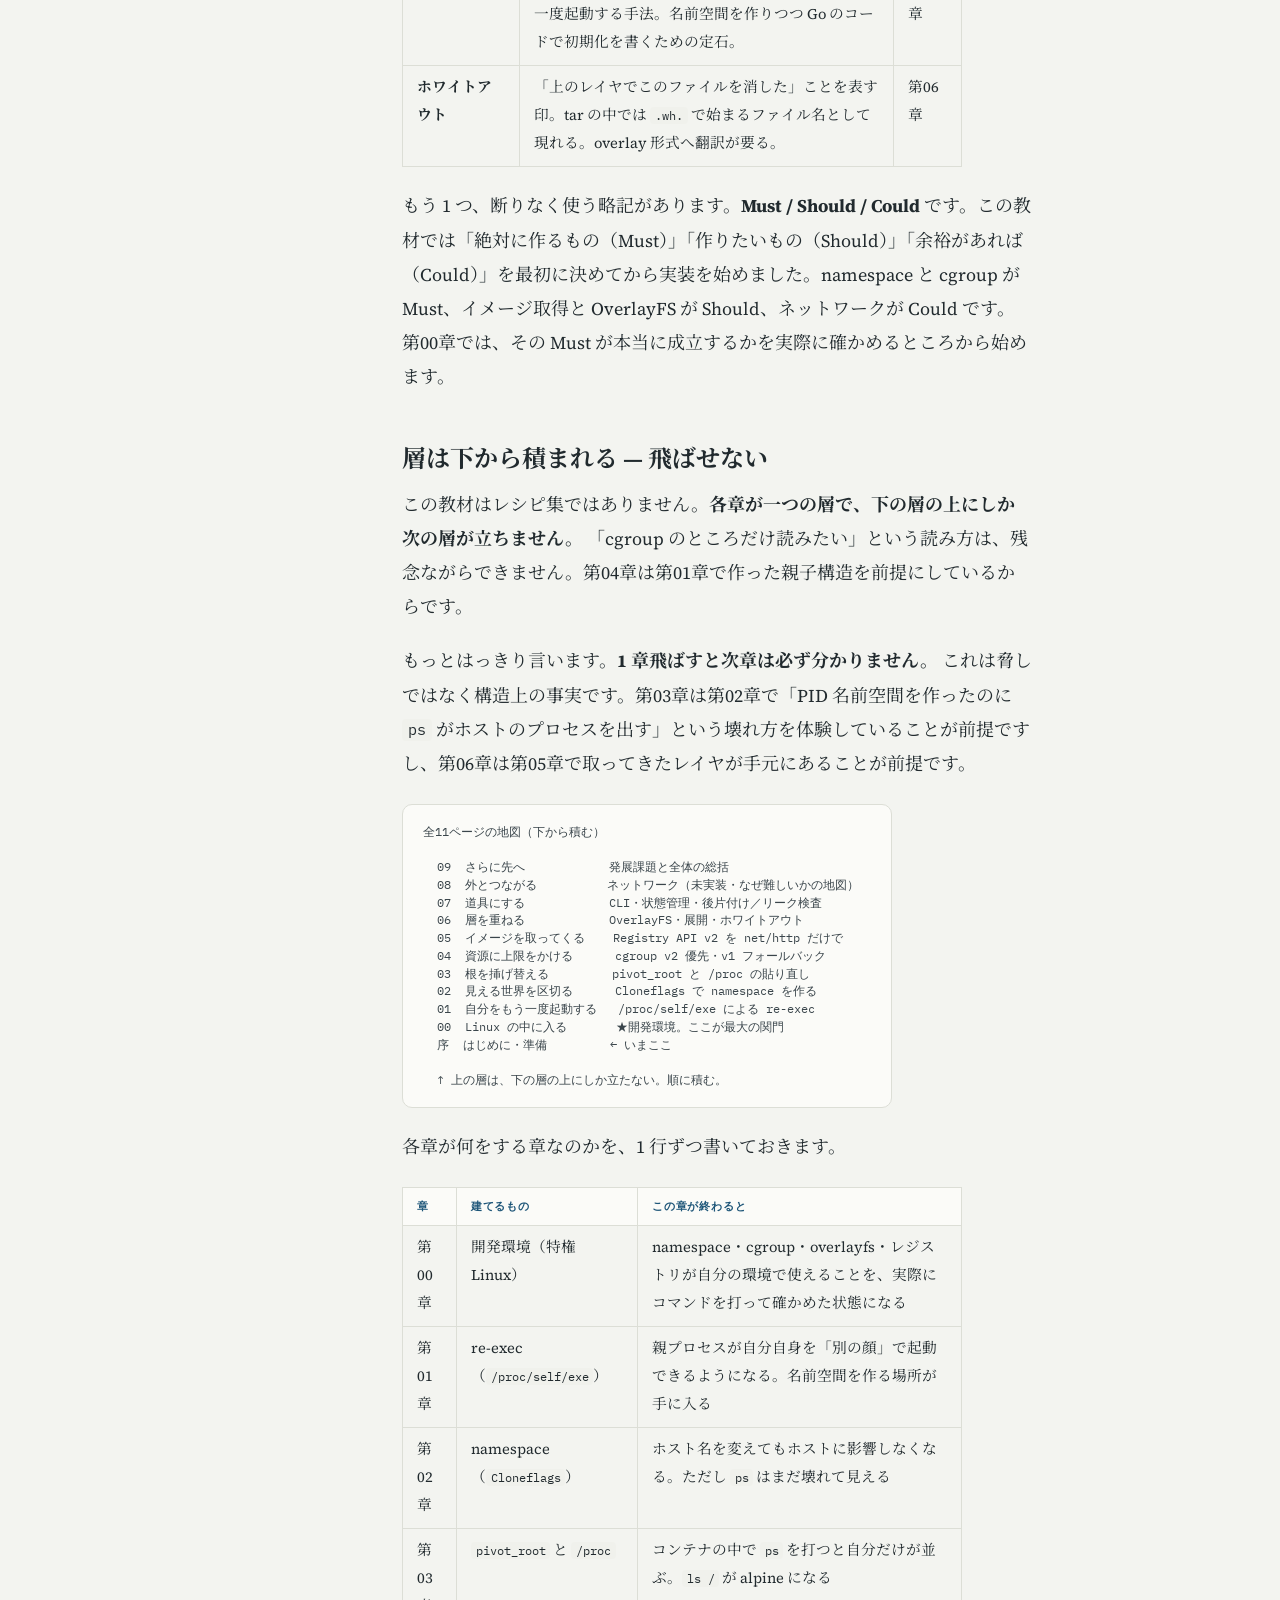
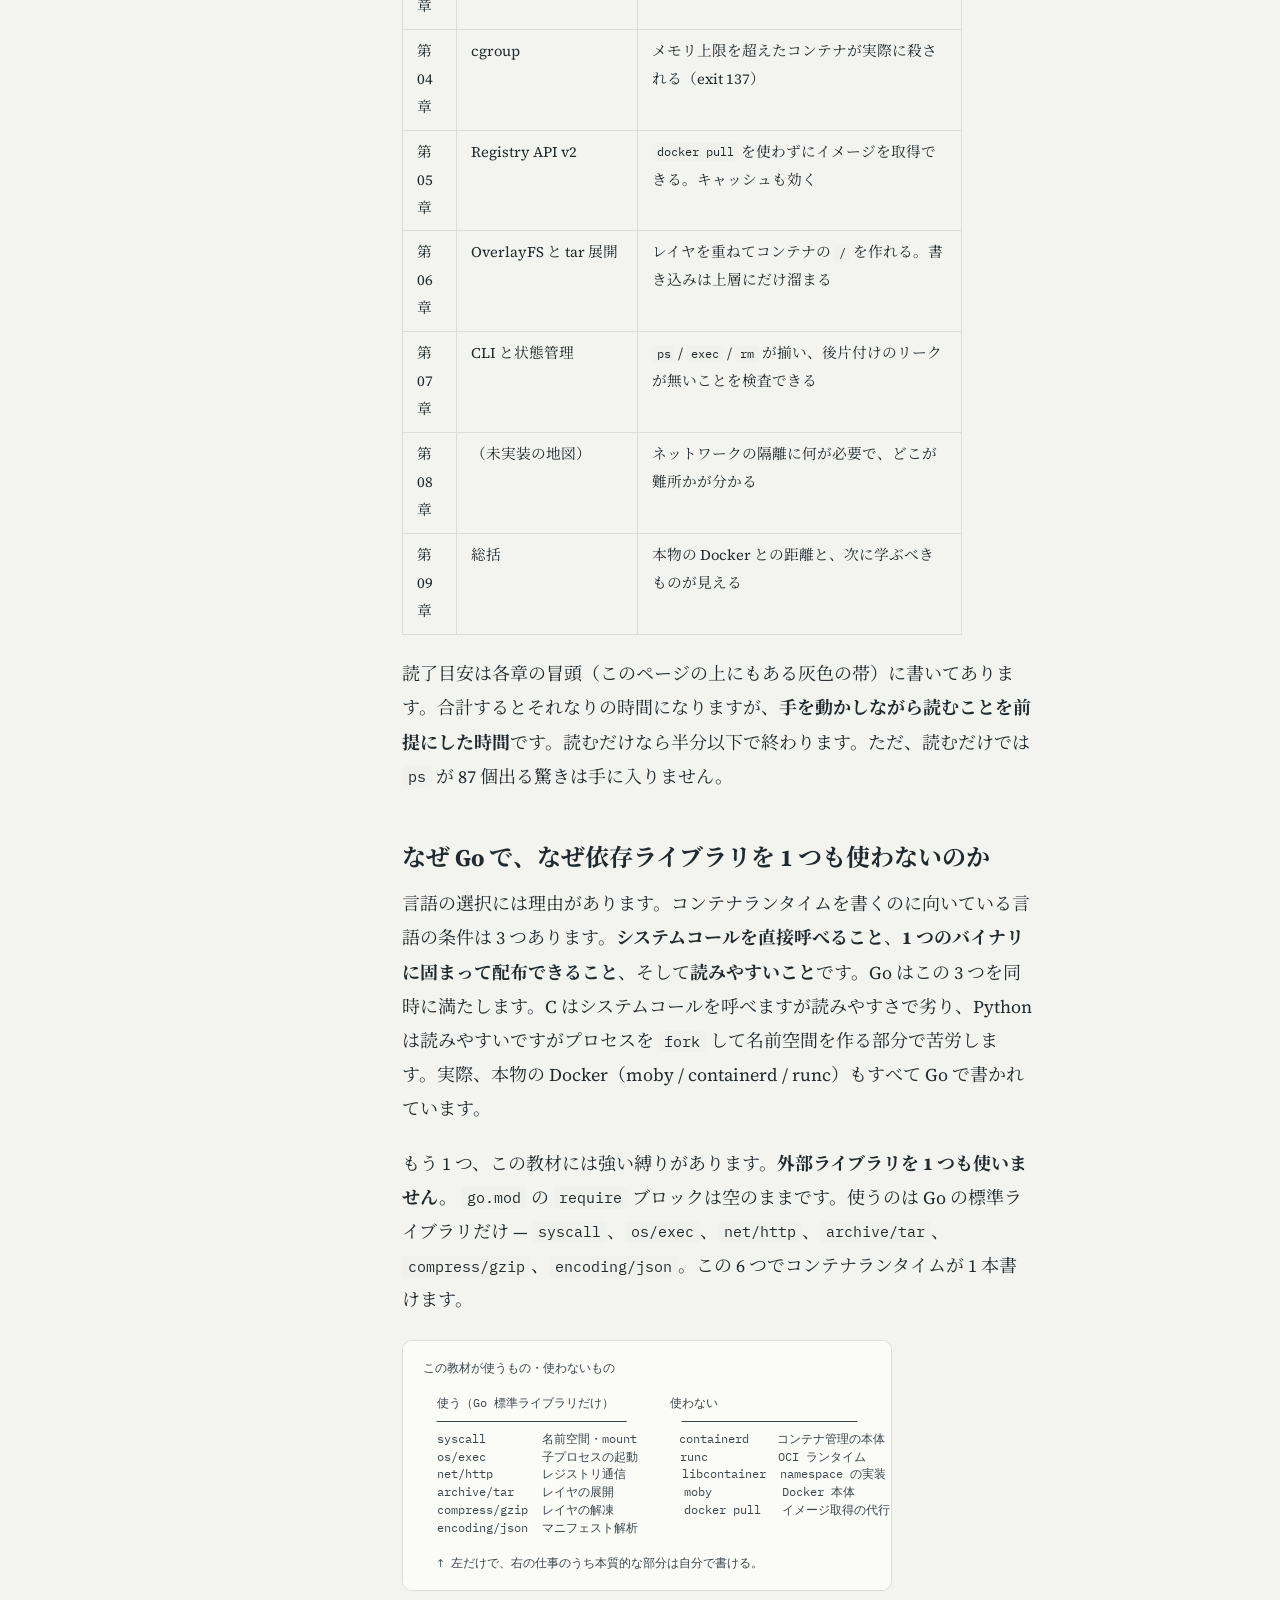
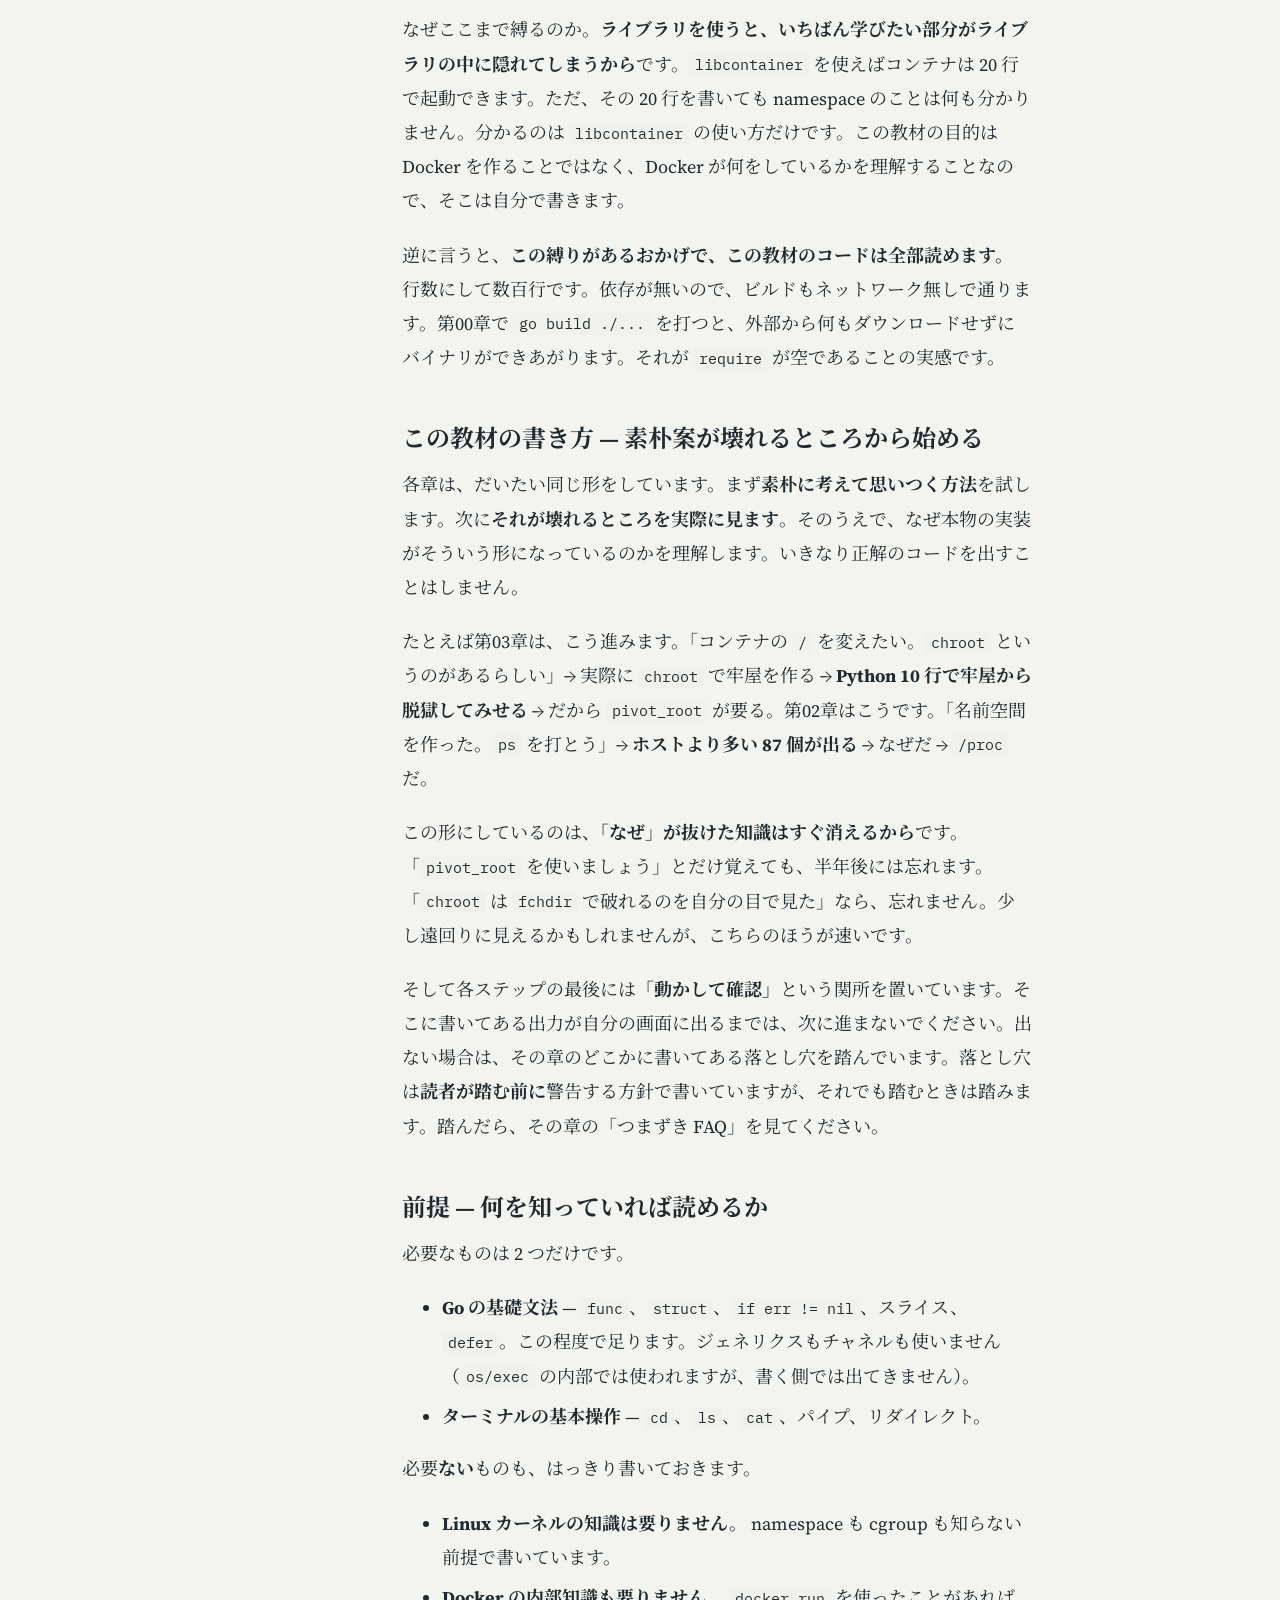
<file: docs/index.html>
<!DOCTYPE html>
<html lang="ja">
<head>
<meta charset="utf-8">
<meta name="viewport" content="width=device-width, initial-scale=1">
<title>コンテナをつくる — Go と Linux カーネルで Docker を再発明する</title>
<link rel="preconnect" href="https://fonts.googleapis.com">
<link rel="preconnect" href="https://fonts.gstatic.com" crossorigin>
<link href="https://fonts.googleapis.com/css2?family=IBM+Plex+Mono:wght@400;500;600&family=Source+Serif+4:opsz,wght@8..60,400;8..60,600;8..60,700&family=Noto+Serif+JP:wght@400;600;700&display=swap" rel="stylesheet">
<link rel="stylesheet" href="style.css">
</head>
<body>
<div class="shell">
  <aside class="spine">
    <a class="wordmark" href="index.html">MYDOCKER · from scratch</a>
    <div class="book-title">コンテナを<br>つくる</div>
    <div class="book-sub">Go と Linux カーネルで Docker を再発明する</div>

    <div class="legend"><span>読む <b>↓</b></span><span>組む <b>↑</b></span></div>

    <nav aria-label="目次">
      <ul class="toc">
        <li><a class="nav-item current" aria-current="page" href="index.html"><span class="nav-num">序</span><span class="nav-label">はじめに・準備<span class="nav-tag">Setup</span></span></a></li>
        <li><a class="nav-item" href="00-env.html"><span class="nav-num">00</span><span class="nav-label">Linux の中に入る<span class="nav-tag">Env</span></span></a></li>
        <li><a class="nav-item" href="01-reexec.html"><span class="nav-num">01</span><span class="nav-label">自分をもう一度起動する<span class="nav-tag">Reexec</span></span></a></li>
        <li><a class="nav-item" href="02-namespace.html"><span class="nav-num">02</span><span class="nav-label">見える世界を区切る<span class="nav-tag">Namespace</span></span></a></li>
        <li><a class="nav-item" href="03-pivotroot.html"><span class="nav-num">03</span><span class="nav-label">根を挿げ替える<span class="nav-tag">Root</span></span></a></li>
        <li><a class="nav-item" href="04-cgroup.html"><span class="nav-num">04</span><span class="nav-label">資源に上限をかける<span class="nav-tag">Cgroup</span></span></a></li>
        <li><a class="nav-item" href="05-registry.html"><span class="nav-num">05</span><span class="nav-label">イメージを取ってくる<span class="nav-tag">Registry</span></span></a></li>
        <li><a class="nav-item" href="06-overlay.html"><span class="nav-num">06</span><span class="nav-label">層を重ねる<span class="nav-tag">Layer</span></span></a></li>
        <li><a class="nav-item" href="07-cli.html"><span class="nav-num">07</span><span class="nav-label">道具にする<span class="nav-tag">CLI</span></span></a></li>
        <li><a class="nav-item" href="08-network.html"><span class="nav-num">08</span><span class="nav-label">外とつながる<span class="nav-tag">Network</span></span></a></li>
        <li><a class="nav-item" href="09-beyond.html"><span class="nav-num">09</span><span class="nav-label">さらに先へ<span class="nav-tag">Beyond</span></span></a></li>
      </ul>
    </nav>

    <div class="spine-foot">
      各章は一つの層。<br>隔離する → 根を替える → 締める<br>→ 取ってくる → 重ねる、の順に積む。
    </div>
  </aside>

  <main class="reading">
    <div class="progress-tag">序章 / 全10章 · 層: SETUP · 読了目安 1〜2時間</div>
    <div class="eyebrow"><span>Setup</span><span class="depth">— 山頂を先に見る</span></div>
    <h1>コンテナは軽量な<br>仮想マシンではない</h1>
    <p class="lede">この一文を信じられるようになることが、この教材のゴールです。コンテナの実体は、<strong>namespace で視界を区切り、cgroup で資源を締め、pivot_root で根を挿げ替えた、ただのプロセス</strong>です。仮想の CPU も、ゲスト OS も、どこにもありません。これから 10 章かけて、その「ただのプロセス」を Go の標準ライブラリだけで自分の手で組み上げます。</p>

    <div class="box goal"><div class="box-k">◈ この本のゴール</div>
      <p><code>docker run alpine /bin/sh</code> と打ったときに Linux カーネルの中で何が起きているかを、<strong>暗記ではなく理解</strong>している状態になること。そのために、同じことをする <code>mydocker</code> というプログラムを、外部ライブラリを 1 つも使わずに自分で書きます。<code>containerd</code> も <code>runc</code> も <code>libcontainer</code> も使いません。<code>docker pull</code> も呼びません。使うのは Go の標準ライブラリと、Linux カーネルが提供するシステムコールだけです。</p>
      <p>最終的にできあがるのは、<code>run</code> / <code>ps</code> / <code>exec</code> / <code>pull</code> / <code>rm</code> / <code>info</code> を持つ、約 9.0 MB のバイナリ 1 つです。</p>
    </div>

    <div class="box map"><div class="box-k">☰ この序章の歩き方</div>
      <ol>
        <li><a href="#thesis">中心命題 — コンテナは軽量な仮想マシンではない</a></li>
        <li><a href="#three">では何なのか — 3つの細工をされたプロセス</a></li>
        <li><a href="#step-1">Step 1 · 完成品を 5 分だけ動かす（山頂を先に見る）</a></li>
        <li><a href="#step-2">Step 2 · 出力を 1 行ずつ読む</a></li>
        <li><a href="#step-3">Step 3 · 数字で体感する</a></li>
        <li><a href="#toolbox">道具箱 — これから断りなく使う言葉</a></li>
        <li><a href="#map">層は下から積まれる — 飛ばせない</a></li>
        <li><a href="#prereq">前提 — 何を知っていれば読めるか</a></li>
        <li><a href="#os">⚠ Windows / macOS では動きません</a></li>
      </ol>
    </div>

    <h2 id="thesis">中心命題 — コンテナは軽量な仮想マシンではない</h2>

    <p>「コンテナは軽い仮想マシンみたいなもの」という説明を、一度は聞いたことがあると思います。分かりやすい比喩ですし、使う側でいるあいだは、それで困りません。ただ、<strong>この比喩は作る側に回った瞬間に完全に破綻します</strong>。比喩のまま進むと、これから読むコードが 1 行も理解できません。ですからここで捨てます。</p>

    <p>仮想マシンは、ハードウェアそのものを模倣します。仮想の CPU があり、仮想のメモリがあり、仮想のディスクがあり、その上に<strong>もう 1 つ別の OS カーネルが載ります</strong>。ゲスト OS はブートローダから起動し、自分専用のカーネルを初期化し、init を立ち上げ、デーモンを並べます。だから起動に時間がかかり、イメージも大きくなります。</p>

    <p>コンテナには、その層が<strong>1 枚もありません</strong>。コンテナの中で動いているプロセスは、ホストのカーネルにそのまま話しかけています。<code>read()</code> も <code>write()</code> も <code>fork()</code> も、あなたが普段 Linux で走らせているプログラムとまったく同じカーネルが処理します。カーネルは 1 つしかありません。<strong>「コンテナ」という名前の実体は、カーネルの中のどこにも存在しません。</strong></p>

    <div class="ascii">仮想マシンとコンテナ — 積み方が違う

  【仮想マシン】                     【コンテナ】

  ┌──────────────┐              ┌──────────────┐
  │  アプリ       │              │  アプリ       │  ← ただのプロセス
  ├──────────────┤              └──────┬───────┘
  │  ゲスト OS    │ ★もう1枚          │  namespace で視界を区切り
  │  （カーネル）  │   カーネルが       │  cgroup で資源を締め
  ├──────────────┤   載る            │  pivot_root で根を替えた
  │  仮想ハード    │                   │  「だけ」の状態
  ├──────────────┤              ┌──────┴───────┐
  │  ホスト OS    │              │  ホスト OS    │  ← カーネルは1つだけ
  ├──────────────┤              ├──────────────┤
  │  ハードウェア  │              │  ハードウェア  │
  └──────────────┘              └──────────────┘</div>

    <p>ここが腑に落ちると、Docker まわりの不思議がまとめて説明できるようになります。<strong>なぜコンテナはミリ秒で起動するのか</strong> — 起動する OS が無いからです。ただプロセスを 1 つ <code>fork</code> して <code>exec</code> しているだけだからです。<strong>なぜ Linux のコンテナが Windows でネイティブに動かないのか</strong> — namespace も cgroup も Linux カーネルの機能そのものだからです。<strong>なぜコンテナの中で <code>uname -r</code> を打つとホストのカーネルバージョンが返るのか</strong> — 本当にホストのカーネルだからです。</p>

    <p>逆に言うと、この教材で作るものは魔法ではありません。<strong>カーネルに既にある機能を、正しい順番で呼ぶだけ</strong>です。難しいのは個々のシステムコールではなく、<em>順番</em>と<em>後片付け</em>です。それを間違えると、コンテナは静かに壊れます。壊れ方も含めて、全部この教材で踏みます。</p>

    <h2 id="three">では何なのか — 3つの細工をされたプロセス</h2>

    <p>コンテナが「ただのプロセス」なら、普通のプロセスと何が違うのでしょうか。答えは、起動する瞬間に<strong>3つの細工</strong>が施されている、それだけです。</p>

    <p><strong>1つめ、namespace（名前空間）で視界を区切る。</strong> Linux のプロセスは、プロセス一覧・ホスト名・マウントの一覧・プロセス間通信の道具といった「見えるもの」を、既定ではシステム全体で共有しています。namespace は、この「見えるもの」の台帳をプロセスごとに別々に持たせる仕組みです。PID 名前空間を新しく作れば、そのプロセスは自分を PID 1 だと思い込みます。UTS 名前空間を作れば、ホスト名を勝手に変えてもホストに影響しません。<strong>隠しているのではなく、参照する台帳そのものが別になっています。</strong></p>

    <p><strong>2つめ、cgroup（control group）で資源を締める。</strong> 視界を区切っただけでは、メモリを 100 GB 確保しにいってホストごと巻き込むことができてしまいます。cgroup は「このプロセス群はメモリを 10 MB までしか使ってはいけない」といった上限を、<strong>カーネルに強制させる</strong>仕組みです。上限を超えると、カーネルがそのプロセスを SIGKILL で殺します。お願いではなく、強制です。</p>

    <p><strong>3つめ、pivot_root で根を挿げ替える。</strong> 視界と資源を区切っても、ファイルシステムはホストのままです。コンテナの中で <code>ls /</code> と打ったときにホストの <code>/etc</code> が見えては、隔離とは言えません。<code>pivot_root</code> は、そのプロセスにとっての「<code>/</code>」を、別のディレクトリに丸ごと差し替えるシステムコールです。差し替えた先に alpine の中身を置けば、そのプロセスから見た世界は alpine そのものになります。</p>

    <div class="ascii">3つの細工

  普通のプロセス                     コンテナ（＝細工されたプロセス）
  ─────────────                    ────────────────────────────
  ps でホストの全プロセスが見える  →  namespace   自分しか見えない
  メモリは取り放題                 →  cgroup      10MB を超えたら殺される
  / はホストの /                   →  pivot_root  / は alpine の中身

  細工は「起動の瞬間」に、この順で入る。順番を崩すと必ず壊れる。</div>

    <p>この 3 つに、後半で「イメージをレジストリから取ってくる」「レイヤを重ねる」「実行中のコンテナを覚えておく」が加わります。<strong>Docker の本質的な部分は、この 6 つでほぼ説明がつきます。</strong> 残りは利便性のための膨大な作り込みです。この教材は本質的な 6 つを扱います。</p>

    <h2 class="step" id="step-1"><span class="step-no">Step 1</span>完成品を 5 分だけ動かす（山頂を先に見る）</h2>

    <p>いきなり理屈から始めると、何を作っているのか分からないまま 3 章くらい進んでしまいます。ですので、<strong>先に完成品を見ます</strong>。ここではまだ手を動かさなくて構いません。実際に自分の環境で動かす準備は次の第00章でやります。今は「これがゴールなのか」と眺めるだけで十分です。</p>

    <p>完成した <code>mydocker</code> に、alpine の中で 3 つのコマンドを打たせてみます。<code>ps</code>（プロセス一覧）、<code>hostname</code>（ホスト名）、<code>ls /</code>（ルートディレクトリの中身）です。この 3 つは、先ほどの「3つの細工」がそれぞれ効いているかを見るための、いちばん短い検査になっています。</p>

    <div class="box do"><div class="box-k">▸ 動かして確認</div>
      <p>1 行目と 2 行目は <code>mydocker</code> 自身が標準エラーに出しているメッセージです。3 行目以降が alpine の中で実行された結果です。</p>
      <pre class="term"><code><span class="ps">$</span> mydocker run alpine /bin/sh -c 'ps; echo ---; hostname; echo ---; ls /'
<span class="out">キャッシュ: mirror.gcr.io/library/alpine:latest（ネットワークにはアクセスしません）
コンテナ a169666dadfc を起動しました (PID 23900)
PID   USER     TIME  COMMAND
    1 root      0:00 /bin/sh -c ps; echo ---; hostname; echo ---; ls /
    7 root      0:00 ps
---
mydocker
---
bin
dev
etc
home
lib
media
mnt
opt
proc
root
run
sbin
srv
sys
tmp
usr
var</span></code></pre>
    </div>

    <p>対話シェルとして起動すると、こうなります。プロンプトが <code>/ #</code> に変わり、そこから先はもう alpine の中です。</p>

    <div class="box do"><div class="box-k">▸ 動かして確認</div>
      <pre class="term"><code><span class="ps">$</span> mydocker run alpine /bin/sh
<span class="ps">/ #</span> ps
<span class="out">PID   USER     TIME  COMMAND
    1 root      0:00 /bin/sh
    7 root      0:00 ps</span>
<span class="ps">/ #</span> hostname
<span class="out">mydocker</span></code></pre>
    </div>

    <p>もし <code>docker run</code> を使ったことがあれば、この出力に見覚えがあると思います。<strong>見覚えがあるのが正解です。</strong> やっていることが同じだからです。違うのは、この出力を出しているプログラムを、これから自分で書くという点だけです。</p>

    <h2 class="step" id="step-2"><span class="step-no">Step 2</span>出力を 1 行ずつ読む</h2>

    <p>さらっと流してしまいがちですが、上の出力の 1 行 1 行が「細工が効いた証拠」です。順に見ていきます。</p>

    <h3>① ps に自分しか出ない — namespace が効いている</h3>

    <p>コンテナの中で <code>ps</code> を打つと、出てくるのは <strong>2 行だけ</strong>です。ヘッダと、PID 1 の <code>/bin/sh</code>。あとは <code>ps</code> 自身。同じ瞬間、ホスト側では 85 個のプロセスが動いています。<code>sshd</code> も、systemd 系のデーモンも、あなたのエディタも動いています。それが 1 つも見えません。</p>

    <p>そして注目すべきは <strong>PID が 1 であること</strong>です。Linux で PID 1 は特別なプロセス、システム全体の親（init）です。普通のプログラムが PID 1 になることはありません。それがここでは <code>/bin/sh</code> になっています。<strong>このプロセスは「自分がこのシステムの最初のプロセスだ」と信じ込んでいます。</strong> PID 名前空間が新しく作られ、その中で番号が 1 から振り直されているからです。これは第02章で作ります。</p>

    <h3>② hostname が mydocker — UTS 名前空間が効いている</h3>

    <p>ホスト側でホスト名を確認すると <code>vm</code> です。ところがコンテナの中では <code>mydocker</code> と返ってきます。コンテナの中で <code>hostname</code> を変更しても、ホストのホスト名は変わりません。<strong>ホスト名という「システムに 1 つしかないはずの設定」が、プロセスごとに別々の値を持てるようになっています。</strong> これが UTS 名前空間です。これも第02章です。</p>

    <h3>③ ls / が alpine の中身 — pivot_root が効いている</h3>

    <p><code>bin dev etc home lib media mnt opt proc root run sbin srv sys tmp usr var</code>。これは alpine linux 3.24.1 のルートディレクトリの中身です。ホストのルートには <code>lost+found</code> や <code>boot</code> や <code>lib64</code> があるはずですが、ここには 1 つもありません。<strong>このプロセスにとっての「<code>/</code>」は、もうホストの <code>/</code> ではありません。</strong></p>

    <p>しかもこの alpine の中身は、事前にどこかからコピーしてきたものではありません。<code>mydocker</code> が自分でレジストリに HTTP でアクセスし、トークンを取り、マニフェストを読み、レイヤの tar.gz をダウンロードして展開したものです。第05章と第06章でこれを作ります。</p>

    <div class="box hazard"><div class="box-k">⚠ 落とし穴 · 「見えない」と「隔離されている」は違う</div>
      <p>この教材で作る <code>mydocker</code> は、<strong>ネットワーク名前空間だけは作っていません</strong>。つまりコンテナの中で <code>ip addr</code> を打つと、ホストの <code>eth0</code> がそのまま見えます。IP アドレスもホストと同一です。</p>
      <p>できていないことを「できたふり」で書かないために、この教材では第08章を「なぜネットワークの隔離が難しいのか・実装するなら何が必要か」を扱う地図の章にしてあります。作れなかったものを作れたことにするより、そのほうが読者の役に立つと判断しました。</p>
    </div>

    <h2 class="step" id="step-3"><span class="step-no">Step 3</span>数字で体感する</h2>

    <p>「軽い」という言葉は主観的です。数字で見ます。ここに挙げるのは、すべて実際にこの環境（Linux 6.18.5 / x86_64）で測った値です。</p>

    <h3>起動時間 — 12 ms 対 3 ms</h3>

    <p>キャッシュ済みの alpine で <code>/bin/true</code> を実行するだけのコンテナを 5 回起動して、かかった時間を測りました。</p>

    <div class="box do"><div class="box-k">▸ 動かして確認</div>
      <p>コンテナ起動 5 回分の実測値です。</p>
      <pre class="term"><code><span class="out">15 ms / 13 ms / 12 ms / 12 ms / 12 ms</span></code></pre>
      <p>対照として、同じ <code>/bin/true</code> をホストで直接実行した場合は <strong>3 ms</strong> でした。</p>
    </div>

    <p>差は <strong>9〜12 ms</strong>。この差の中で、overlayfs のマウント、namespace の生成、cgroup ディレクトリの作成、<code>pivot_root</code>、<code>/proc</code> の貼り直し、そして後片付けが全部行われています。<strong>「プロセスを 1 つ起動する」ことに対する上乗せが、ミリ秒の桁で収まっている</strong>ということです。</p>

    <p>仮想マシンを 1 台起動すると、一般には数十秒かかり、ディスクイメージも数百 MB から数 GB になります。これは一般的に知られている事実として書いています。今回の環境では仮想マシンの起動時間を測っていないので、実測値としては提示しません。ただ、桁が 3 つも 4 つも違うという感覚は持っておいてください。<strong>そしてその差の理由が「起動する OS が無いから」であることは、もう分かるはずです。</strong></p>

    <h3>イメージサイズ — レイヤ 1 枚、圧縮 3.67 MiB</h3>

    <p>この教材でずっと使う alpine linux のイメージを実際に取得して、中身を数えました。</p>

    <table>
      <tr><th>項目</th><th>実測値</th></tr>
      <tr><td>レイヤの枚数</td><td>1 枚</td></tr>
      <tr><td>レイヤの mediaType</td><td><code>application/vnd.oci.image.layer.v1.tar+gzip</code></td></tr>
      <tr><td>レイヤの圧縮サイズ</td><td><strong>3.67 MiB</strong></td></tr>
      <tr><td>展開後のサイズ</td><td><strong>8.7 MB</strong></td></tr>
      <tr><td>展開後のファイル数</td><td><strong>516 ファイル</strong></td></tr>
      <tr><td>alpine のバージョン</td><td>3.24.1</td></tr>
      <tr><td>config の digest / サイズ</td><td><code>sha256:d529dd0c6e55…</code> / 611 バイト</td></tr>
    </table>

    <p><strong>OS まるごとが 516 ファイル、圧縮して 3.67 MiB です。</strong> これがコンテナイメージの実体で、仮想マシンのディスクイメージとの決定的な違いです。カーネルが入っていないので、入っているのは <code>/bin</code>、<code>/lib</code>、<code>/etc</code> といったユーザ空間のファイルだけです。だからこの大きさで済みます。</p>

    <h3>プロセス数 — ホスト 85 個、コンテナ内 1 個</h3>

    <table>
      <tr><th>測定対象</th><th>実測値</th></tr>
      <tr><td>ホストの実行中プロセス数（<code>ps -e</code>）</td><td><strong>85 個</strong>（測定時により 85〜87）</td></tr>
      <tr><td>コンテナ内のプロセス数</td><td><strong>1 個</strong></td></tr>
      <tr><td>ホストのマウント数（<code>/proc/mounts</code>）</td><td>22 行</td></tr>
      <tr><td><code>mydocker</code> バイナリのサイズ</td><td>9.0 MB</td></tr>
      <tr><td>E2E テストの結果</td><td>56 項目すべて通過</td></tr>
    </table>

    <p>この <strong>85 対 1</strong> という数字が、namespace が効いていることのいちばん分かりやすい証拠です。同じマシン、同じカーネル、同じ瞬間に、片方からは 85 個見えていて、もう片方からは 1 個しか見えていません。</p>

    <div class="box hazard"><div class="box-k">⚠ 落とし穴 · 「1 個しか見えない」は自動的には手に入らない</div>
      <p>PID 名前空間を作っただけでは、コンテナの中の <code>ps</code> は<strong>ホストのプロセスを全部表示します</strong>。しかも実測では <strong>87 個</strong>と、ホスト側の 85 個より<em>多く</em>出ました。名前空間は正しく効いているのに、です。</p>
      <p>犯人は <code>/proc</code> です。<code>ps</code> は <code>/proc</code> を読んでプロセス一覧を作るので、<code>/proc</code> がホストのものを指したままだと、名前空間の中にいてもホストの情報が見えてしまいます。この「効いているのに見えない」問題は第03章の山場です。序章では「そういう罠がある」とだけ覚えておいてください。</p>
    </div>

    <h2 id="toolbox">道具箱 — これから断りなく使う言葉</h2>

    <p>ここから先、次の言葉は<strong>断りなく使います</strong>。今すべて理解する必要はありません。それぞれ担当の章で 1 つずつ丁寧に扱います。ここは「読んでいて詰まったら戻ってくる場所」として置いておきます。</p>

    <table>
      <tr><th>用語</th><th>ひとことで言うと</th><th>扱う章</th></tr>
      <tr><td><strong>namespace</strong><br>（名前空間）</td><td>プロセスから「見えるもの」の台帳を、プロセスごとに別々に持たせるカーネルの仕組み。PID・ホスト名・マウント・IPC など種類ごとに独立している。隠しているのではなく台帳が別。</td><td>第02章</td></tr>
      <tr><td><strong>cgroup</strong><br>（control group）</td><td>プロセス群に対して CPU・メモリ・プロセス数の上限をカーネルに強制させる仕組み。ディレクトリを作り、そこのファイルに数値を書き、<code>cgroup.procs</code> に PID を書くと効く。<strong>作っただけでは効かない。</strong></td><td>第04章</td></tr>
      <tr><td><strong>マウント</strong><br><strong>と伝播</strong></td><td>ファイルシステムを「木のどこか」に接ぎ木すること。マウントには伝播（propagation）という性質があり、既定では自分のマウント操作が他へ伝わっていく。切らないとホストを汚す。</td><td>第03章</td></tr>
      <tr><td><strong>rootfs</strong></td><td>コンテナにとって <code>/</code> になるディレクトリツリー。中身は <code>bin</code> <code>etc</code> <code>lib</code> …。カーネルは含まない。</td><td>第03・06章</td></tr>
      <tr><td><strong>pivot_root</strong></td><td>プロセスにとっての <code>/</code> を別のディレクトリに丸ごと差し替えるシステムコール。<code>chroot</code> より強い。<code>chroot</code> には<strong>破り方が知られている</strong>。</td><td>第03章</td></tr>
      <tr><td><strong>レイヤ</strong></td><td>イメージを構成する tar.gz の 1 枚。イメージは複数のレイヤの重ね合わせとして表現される。alpine は 1 枚。</td><td>第05・06章</td></tr>
      <tr><td><strong>レジストリ</strong></td><td>イメージを配る HTTP サーバ。Docker Registry API v2。<strong>トークン → マニフェスト → レイヤ</strong>の 3 段でしか取れない。</td><td>第05章</td></tr>
      <tr><td><strong>OverlayFS</strong></td><td>読み取り専用の下層（<code>lowerdir</code>）と書き込み用の上層（<code>upperdir</code>）を重ねて 1 つに見せるファイルシステム。書き込みは上層にだけ溜まる。捨てれば元通り。</td><td>第06章</td></tr>
      <tr><td><strong>マニフェスト</strong></td><td>イメージの目次にあたる JSON。どのレイヤをどの順で重ねるかが書いてある。⚠ 最初に返ってくるのは<strong>インデックス（マニフェストリスト）</strong>で、<code>layers</code> が入っていないことがある。</td><td>第05章</td></tr>
      <tr><td><strong>re-exec</strong></td><td>自分自身のバイナリを <code>/proc/self/exe</code> 経由でもう一度起動する手法。名前空間を作りつつ Go のコードで初期化を書くための定石。</td><td>第01章</td></tr>
      <tr><td><strong>ホワイトアウト</strong></td><td>「上のレイヤでこのファイルを消した」ことを表す印。tar の中では <code>.wh.</code> で始まるファイル名として現れる。overlay 形式へ翻訳が要る。</td><td>第06章</td></tr>
    </table>

    <p>もう 1 つ、断りなく使う略記があります。<strong>Must / Should / Could</strong> です。この教材では「絶対に作るもの（Must）」「作りたいもの（Should）」「余裕があれば（Could）」を最初に決めてから実装を始めました。namespace と cgroup が Must、イメージ取得と OverlayFS が Should、ネットワークが Could です。第00章では、その Must が本当に成立するかを実際に確かめるところから始めます。</p>

    <h2 id="map">層は下から積まれる — 飛ばせない</h2>

    <p>この教材はレシピ集ではありません。<strong>各章が一つの層で、下の層の上にしか次の層が立ちません。</strong> 「cgroup のところだけ読みたい」という読み方は、残念ながらできません。第04章は第01章で作った親子構造を前提にしているからです。</p>

    <p>もっとはっきり言います。<strong>1 章飛ばすと次章は必ず分かりません。</strong> これは脅しではなく構造上の事実です。第03章は第02章で「PID 名前空間を作ったのに <code>ps</code> がホストのプロセスを出す」という壊れ方を体験していることが前提ですし、第06章は第05章で取ってきたレイヤが手元にあることが前提です。</p>

    <div class="ascii">全11ページの地図（下から積む）

  09  さらに先へ            発展課題と全体の総括
  08  外とつながる          ネットワーク（未実装・なぜ難しいかの地図）
  07  道具にする            CLI・状態管理・後片付け／リーク検査
  06  層を重ねる            OverlayFS・展開・ホワイトアウト
  05  イメージを取ってくる    Registry API v2 を net/http だけで
  04  資源に上限をかける      cgroup v2 優先・v1 フォールバック
  03  根を挿げ替える         pivot_root と /proc の貼り直し
  02  見える世界を区切る      Cloneflags で namespace を作る
  01  自分をもう一度起動する   /proc/self/exe による re-exec
  00  Linux の中に入る       ★開発環境。ここが最大の関門
  序  はじめに・準備         ← いまここ

  ↑ 上の層は、下の層の上にしか立たない。順に積む。</div>

    <p>各章が何をする章なのかを、1 行ずつ書いておきます。</p>

    <table>
      <tr><th>章</th><th>建てるもの</th><th>この章が終わると</th></tr>
      <tr><td>第00章</td><td>開発環境（特権 Linux）</td><td>namespace・cgroup・overlayfs・レジストリが自分の環境で使えることを、実際にコマンドを打って確かめた状態になる</td></tr>
      <tr><td>第01章</td><td>re-exec（<code>/proc/self/exe</code>）</td><td>親プロセスが自分自身を「別の顔」で起動できるようになる。名前空間を作る場所が手に入る</td></tr>
      <tr><td>第02章</td><td>namespace（<code>Cloneflags</code>）</td><td>ホスト名を変えてもホストに影響しなくなる。ただし <code>ps</code> はまだ壊れて見える</td></tr>
      <tr><td>第03章</td><td><code>pivot_root</code> と <code>/proc</code></td><td>コンテナの中で <code>ps</code> を打つと自分だけが並ぶ。<code>ls /</code> が alpine になる</td></tr>
      <tr><td>第04章</td><td>cgroup</td><td>メモリ上限を超えたコンテナが実際に殺される（exit 137）</td></tr>
      <tr><td>第05章</td><td>Registry API v2</td><td><code>docker pull</code> を使わずにイメージを取得できる。キャッシュも効く</td></tr>
      <tr><td>第06章</td><td>OverlayFS と tar 展開</td><td>レイヤを重ねてコンテナの <code>/</code> を作れる。書き込みは上層にだけ溜まる</td></tr>
      <tr><td>第07章</td><td>CLI と状態管理</td><td><code>ps</code> / <code>exec</code> / <code>rm</code> が揃い、後片付けのリークが無いことを検査できる</td></tr>
      <tr><td>第08章</td><td>（未実装の地図）</td><td>ネットワークの隔離に何が必要で、どこが難所かが分かる</td></tr>
      <tr><td>第09章</td><td>総括</td><td>本物の Docker との距離と、次に学ぶべきものが見える</td></tr>
    </table>

    <p>読了目安は各章の冒頭（このページの上にもある灰色の帯）に書いてあります。合計するとそれなりの時間になりますが、<strong>手を動かしながら読むことを前提にした時間</strong>です。読むだけなら半分以下で終わります。ただ、読むだけでは <code>ps</code> が 87 個出る驚きは手に入りません。</p>

    <h2 id="why-go">なぜ Go で、なぜ依存ライブラリを 1 つも使わないのか</h2>

    <p>言語の選択には理由があります。コンテナランタイムを書くのに向いている言語の条件は 3 つあります。<strong>システムコールを直接呼べること</strong>、<strong>1 つのバイナリに固まって配布できること</strong>、そして<strong>読みやすいこと</strong>です。Go はこの 3 つを同時に満たします。C はシステムコールを呼べますが読みやすさで劣り、Python は読みやすいですがプロセスを <code>fork</code> して名前空間を作る部分で苦労します。実際、本物の Docker（moby / containerd / runc）もすべて Go で書かれています。</p>

    <p>もう 1 つ、この教材には強い縛りがあります。<strong>外部ライブラリを 1 つも使いません。</strong> <code>go.mod</code> の <code>require</code> ブロックは空のままです。使うのは Go の標準ライブラリだけ — <code>syscall</code>、<code>os/exec</code>、<code>net/http</code>、<code>archive/tar</code>、<code>compress/gzip</code>、<code>encoding/json</code>。この 6 つでコンテナランタイムが 1 本書けます。</p>

    <div class="ascii">この教材が使うもの・使わないもの

  使う（Go 標準ライブラリだけ）        使わない
  ───────────────────────────        ─────────────────────────
  syscall        名前空間・mount      containerd    コンテナ管理の本体
  os/exec        子プロセスの起動      runc          OCI ランタイム
  net/http       レジストリ通信        libcontainer  namespace の実装
  archive/tar    レイヤの展開          moby          Docker 本体
  compress/gzip  レイヤの解凍          docker pull   イメージ取得の代行
  encoding/json  マニフェスト解析

  ↑ 左だけで、右の仕事のうち本質的な部分は自分で書ける。</div>

    <p>なぜここまで縛るのか。<strong>ライブラリを使うと、いちばん学びたい部分がライブラリの中に隠れてしまうから</strong>です。<code>libcontainer</code> を使えばコンテナは 20 行で起動できます。ただ、その 20 行を書いても namespace のことは何も分かりません。分かるのは <code>libcontainer</code> の使い方だけです。この教材の目的は Docker を作ることではなく、Docker が何をしているかを理解することなので、そこは自分で書きます。</p>

    <p>逆に言うと、<strong>この縛りがあるおかげで、この教材のコードは全部読めます。</strong> 行数にして数百行です。依存が無いので、ビルドもネットワーク無しで通ります。第00章で <code>go build ./...</code> を打つと、外部から何もダウンロードせずにバイナリができあがります。それが <code>require</code> が空であることの実感です。</p>

    <h2 id="how">この教材の書き方 — 素朴案が壊れるところから始める</h2>

    <p>各章は、だいたい同じ形をしています。まず<strong>素朴に考えて思いつく方法</strong>を試します。次に<strong>それが壊れるところを実際に見ます</strong>。そのうえで、なぜ本物の実装がそういう形になっているのかを理解します。いきなり正解のコードを出すことはしません。</p>

    <p>たとえば第03章は、こう進みます。「コンテナの <code>/</code> を変えたい。<code>chroot</code> というのがあるらしい」→ 実際に <code>chroot</code> で牢屋を作る → <strong>Python 10 行で牢屋から脱獄してみせる</strong> → だから <code>pivot_root</code> が要る。第02章はこうです。「名前空間を作った。<code>ps</code> を打とう」→ <strong>ホストより多い 87 個が出る</strong> → なぜだ → <code>/proc</code> だ。</p>

    <p>この形にしているのは、<strong>「なぜ」が抜けた知識はすぐ消えるから</strong>です。「<code>pivot_root</code> を使いましょう」とだけ覚えても、半年後には忘れます。「<code>chroot</code> は <code>fchdir</code> で破れるのを自分の目で見た」なら、忘れません。少し遠回りに見えるかもしれませんが、こちらのほうが速いです。</p>

    <p>そして各ステップの最後には<strong>「動かして確認」</strong>という関所を置いています。そこに書いてある出力が自分の画面に出るまでは、次に進まないでください。出ない場合は、その章のどこかに書いてある落とし穴を踏んでいます。落とし穴は<strong>読者が踏む前に</strong>警告する方針で書いていますが、それでも踏むときは踏みます。踏んだら、その章の「つまずき FAQ」を見てください。</p>

    <h2 id="prereq">前提 — 何を知っていれば読めるか</h2>

    <p>必要なものは 2 つだけです。</p>

    <ul>
      <li><strong>Go の基礎文法</strong> — <code>func</code>、<code>struct</code>、<code>if err != nil</code>、スライス、<code>defer</code>。この程度で足ります。ジェネリクスもチャネルも使いません（<code>os/exec</code> の内部では使われますが、書く側では出てきません）。</li>
      <li><strong>ターミナルの基本操作</strong> — <code>cd</code>、<code>ls</code>、<code>cat</code>、パイプ、リダイレクト。</li>
    </ul>

    <p>必要<strong>ない</strong>ものも、はっきり書いておきます。</p>

    <ul>
      <li><strong>Linux カーネルの知識は要りません。</strong> namespace も cgroup も知らない前提で書いています。</li>
      <li><strong>Docker の内部知識も要りません。</strong> <code>docker run</code> を使ったことがあれば十分で、無くても読めます。</li>
      <li><strong>C の知識も要りません。</strong> システムコールは Go の <code>syscall</code> パッケージ越しに呼びます。</li>
    </ul>

    <p>知らない概念が初めて出てくるところでは、その場で <strong>GO メモ</strong> または <strong>LINUX メモ</strong> という枠を挟んで補足します。形はこうです。</p>

    <div class="gonote"><div class="box-k">LINUX メモ · システムコール</div>
      <p>プログラムがカーネルに仕事を頼むときの窓口が<strong>システムコール</strong>です。ファイルを開く <code>open</code>、読む <code>read</code>、プロセスを複製する <code>fork</code>、別のプログラムに変身する <code>execve</code> — どれもシステムコールです。ユーザが書いたプログラムは、自分ではディスクにもメモリ管理にも触れません。必ずカーネルに頼みます。</p>
      <p>この教材で使う <code>unshare</code>、<code>mount</code>、<code>pivot_root</code>、<code>sethostname</code> も、すべてシステムコールです。つまり<strong>コンテナを作るというのは、システムコールを正しい順番で呼ぶこと</strong>に他なりません。</p>
    </div>

    <div class="gonote"><div class="box-k">GO メモ · syscall パッケージ</div>
      <p>Go の標準ライブラリには <code>syscall</code> というパッケージがあり、Linux のシステムコールをほぼそのまま呼べます。たとえば <code>syscall.Sethostname([]byte("mydocker"))</code> と書けば、C から <code>sethostname()</code> を呼ぶのと同じことが起きます。</p>
      <p>「Go で低レベルなことをやるのは大変では?」と思うかもしれませんが、この教材の範囲では<strong>むしろ C より書きやすい</strong>です。エラーが戻り値で返ってくるので <code>errno</code> を気にしなくて済みますし、<code>os/exec</code> が名前空間の指定まで面倒を見てくれます。C の知識は最後まで出てきません。</p>
    </div>

    <p>コードは常に <code>src/</code> の実装と一字一句一致させています。教材のために簡略化した「説明用のコード」は 1 行もありません。省略するときは <code>// …（後のステップで）</code> と明示します。<strong>読んだコードがそのまま動くコードです。</strong></p>

    <h2 id="os">⚠ Windows / macOS では動きません</h2>

    <div class="box hazard"><div class="box-k">⚠ 落とし穴 · ここが最初にして最大の関門</div>
      <p><strong>この教材のコードは、Windows でも macOS でもネイティブには一行も動きません。</strong> namespace / cgroup / overlayfs / <code>pivot_root</code> は Linux カーネルの機能そのものだからです。「Go はクロスプラットフォームだから大丈夫」ではありません。Go は動きますが、呼ぶ相手のカーネルがいません。</p>
      <p>さらに、Linux であっても<strong>特権</strong>（<code>CAP_SYS_ADMIN</code> など）が要ります。一般ユーザ権限では <code>mount</code> も <code>pivot_root</code> も <code>/sys/fs/cgroup</code> への書き込みも <code>EPERM</code>（Operation not permitted）で落ちます。</p>
    </div>

    <p>正直に言うと、<strong>この教材でいちばん多くの人がつまずくのは技術ではなく開発環境です。</strong> 第03章の <code>pivot_root</code> より、第00章の「特権 Linux をどう用意するか」のほうが脱落者が多い。だから第00章を独立した 1 章として立て、しかもそこそこの分量を割いています。</p>

    <p>用意する方法は 2 つあります。<strong>案A: 特権付きの Docker コンテナを 1 つ立て、その中で開発する</strong>（推奨）。<strong>案B: WSL2 の Linux をそのまま使う</strong>。案A は「Docker を作るために Docker を使う」という愉快な入れ子になりますが、環境の差が出にくく、後片付けも楽です。詳しくは次の第00章で扱います。</p>

    <p>そして第00章では、環境を用意したあとに<strong>疎通実験</strong>をします。namespace は作れるか。cgroup は書けるか。書けたとして本当に効くか。overlayfs はマウントできるか。レジストリに届くか。<strong>1 行も実装を書く前に、この 5 つを実際にコマンドを打って確かめます。</strong> ここを飛ばすと、第04章まで進んでから「この環境では cgroup が効かない」と気づくことになります。</p>

    <h2>つまずき FAQ</h2>

    <details class="qa"><summary>Docker がもうあるのに、なぜ自分で作るんですか?</summary>
      <div class="qa-body">
        <p>使うためではなく、<strong>理解するため</strong>です。この教材で作る <code>mydocker</code> は、本物の Docker の代わりにはなりません。ネットワークの隔離も無いし、イメージのビルドもできないし、セキュリティの絞り込みもしていません。</p>
        <p>ただ、<code>docker run</code> が何をしているかを説明できるようになります。コンテナが起動しないとき、ログの前に <code>/proc/&lt;pid&gt;/ns/</code> を見るという発想が出るようになります。「コンテナから抜け出せる脆弱性」というニュースを読んだときに、何が破られたのかが分かるようになります。<strong>ブラックボックスが 1 つ減る</strong>のが目的です。</p>
      </div>
    </details>

    <details class="qa"><summary>「コンテナは軽量な VM ではない」と言われても、使う分には同じに見えます。何が変わりますか?</summary>
      <div class="qa-body">
        <p>使う分には、たしかにほとんど同じに見えます。問題が起きたときに差が出ます。</p>
        <p>たとえば、コンテナの中で <code>free -m</code> を打つとホストのメモリ量が返ってくることがあります。VM の比喩で考えていると意味が分かりませんが、「ただのプロセスで、<code>/proc/meminfo</code> はホストのものを見ている」と分かっていれば当然の結果です。コンテナの中の <code>uname -r</code> がホストのカーネルバージョンを返すのも同じ理由です。<strong>比喩で説明できない現象が出たとき、比喩を持っている人は詰みます。</strong></p>
      </div>
    </details>

    <details class="qa"><summary>Go を知らないと読めませんか? Python しか書いたことがありません。</summary>
      <div class="qa-body">
        <p>読めます。この教材で使う Go は、ほぼ「型のある手続き型言語」の範囲です。<code>func</code> で関数を定義し、<code>if err != nil { return err }</code> でエラーを返し、<code>defer</code> で後片付けを予約する。この 3 つが分かれば 9 割は読めます。</p>
        <p>むしろ難しいのは Go ではなく Linux 側です。そちらは前提知識ゼロで書いてあるので、Go の文法だけ都度調べれば追いつけます。なお疎通実験の一部と E2E テストは Python で書いてあるので、Python 経験は無駄になりません。</p>
      </div>
    </details>

    <details class="qa"><summary>章を飛ばして、興味のある cgroup の章だけ読んではだめですか?</summary>
      <div class="qa-body">
        <p>おすすめしません。第04章の cgroup は「第01章で作った親子構造の、子の PID を <code>cgroup.procs</code> に書く」という形で実装されているので、親子構造を知らないとコードの半分が宙に浮きます。</p>
        <p>どうしても急ぐなら、<strong>第00章 → 第01章 → 第02章 → 第04章</strong>という最短経路はあります。ただし第03章を飛ばすと「<code>ps</code> が 87 個出る」という、この教材でいちばん面白い壊れ方を見逃します。もったいないです。</p>
      </div>
    </details>

    <details class="qa"><summary>Mac で開発しています。詰みですか?</summary>
      <div class="qa-body">
        <p>詰みではありません。Docker Desktop が動いていれば、その中で特権付きの Linux コンテナを立てられます。それが第00章の案Aです。「Docker を作るために Docker を使う」という入れ子になりますが、これは冗談ではなく実務でも普通に使われる手です。</p>
        <p>ただし、macOS 上の Docker Desktop は内部で Linux VM を動かしているので、その VM のカーネル設定によっては cgroup まわりの挙動が変わることがあります。だからこそ第00章で<strong>「自分の環境で実際に何ができるか」を先に確かめます</strong>。前提にせず、確かめる。これがこの教材の姿勢です。</p>
      </div>
    </details>

    <details class="qa"><summary>この教材のコードは、そのまま本番で使えますか?</summary>
      <div class="qa-body">
        <p>使えません。使ってはいけません。理由を挙げます。</p>
        <p>ネットワークが隔離されていないので、コンテナはホストのネットワークをそのまま共有します。user namespace を使っていないので、コンテナ内の root はホストの root です。seccomp も capabilities の絞り込みもしていないので、危険なシステムコールが素通りします。<strong>これらは「作り忘れ」ではなく、学習の焦点を絞るために意図的に外したもの</strong>です。何を外したかは第09章で全部並べます。</p>
      </div>
    </details>

    <details class="qa"><summary>外部ライブラリを使わないと言っていますが、それは意地を張っているだけでは?</summary>
      <div class="qa-body">
        <p>実務なら意地です。学習ならそうではありません。<code>libcontainer</code> を <code>import</code> して 20 行でコンテナを起動しても、分かるのは <code>libcontainer</code> の API だけで、namespace のことは何も分かりません。</p>
        <p>それに、この範囲では標準ライブラリだけで<strong>本当に足ります</strong>。<code>syscall</code> でシステムコールを呼び、<code>os/exec</code> で子プロセスを起こし、<code>net/http</code> でレジストリを叩き、<code>archive/tar</code> と <code>compress/gzip</code> でレイヤを展開する。無理をして避けているのではなく、素直に書いたら要らなかった、というのが実態です。</p>
      </div>
    </details>

    <details class="qa"><summary>「動かして確認」の出力が自分の画面と違います。先に進んでいいですか?</summary>
      <div class="qa-body">
        <p>進まないでください。この教材の出力は<strong>すべて実測</strong>で、想像で書いた行は 1 つもありません。違うということは、環境か手順のどちらかが違っています。</p>
        <p>ただし、変わって当然のものもあります。PID の値（<code>7</code> の部分）、コンテナ ID（<code>a169666dadfc</code> のような 12 桁）、起動時刻、ミリ秒の実測値です。これらは毎回変わります。変わってはいけないのは<strong>行数</strong>と<strong>構造</strong>です。<code>ps</code> が 3 行以上出たら、それは何かが効いていません。</p>
      </div>
    </details>

    <h2>理解度チェック</h2>
    <p>次の問いに自分の言葉で答えてから、答えを開いてください。答えを見て「知っていた」と思うかどうかではなく、<strong>見る前に言葉にできたか</strong>で判定してください。</p>

    <details class="qa"><summary>Q1. コンテナと仮想マシンの、いちばん本質的な違いは何ですか? 「軽い」以外の言葉で説明してください。</summary>
      <div class="qa-body">
        <p><strong>カーネルの枚数です。</strong> 仮想マシンはゲスト OS のカーネルをもう 1 枚積みます。コンテナは積みません。コンテナの中のプロセスはホストのカーネルに直接システムコールを投げています。</p>
        <p>「軽い」はこの構造から出てくる<em>結果</em>であって、原因ではありません。起動する OS が無いから速く、カーネルを含まないからイメージが小さい。原因のほうを言えるようになってください。</p>
      </div>
    </details>

    <details class="qa"><summary>Q2. コンテナの中で ps を打つと 2 行しか出ないのはなぜですか? ホスト側のプロセスはどこへ行ったのですか?</summary>
      <div class="qa-body">
        <p>どこへも行っていません。<strong>85 個のプロセスは今この瞬間も同じマシンで動いています。</strong> ただ、コンテナのプロセスが参照しているプロセス一覧の台帳（PID 名前空間）が別物なので、そこに載っていないだけです。</p>
        <p>ここが「隠している」との決定的な違いです。フィルタしているのではなく、そもそも別の台帳を見ています。だからホスト側からは、コンテナの中のプロセスがちゃんと見えます（別の PID 番号で）。</p>
      </div>
    </details>

    <details class="qa"><summary>Q3. コンテナの中の /bin/sh が PID 1 になっているのはなぜ重要なのですか?</summary>
      <div class="qa-body">
        <p>PID 1 は Linux にとって特別な番号で、システム全体の親（init）です。それが <code>/bin/sh</code> になっているということは、<strong>このプロセスにとっての「システム全体」がコンテナの中だけになっている</strong>ことを意味します。</p>
        <p>実務的にも重要です。PID 1 はシグナルの扱いが特別（既定のシグナルハンドラが無効）なので、コンテナの PID 1 が <code>SIGTERM</code> を無視して <code>docker stop</code> が 10 秒待たされる、という現象がここから説明できます。</p>
      </div>
    </details>

    <details class="qa"><summary>Q4. alpine のイメージは圧縮 3.67 MiB、展開後 8.7 MB、516 ファイルでした。カーネルはどこにありますか?</summary>
      <div class="qa-body">
        <p><strong>入っていません。</strong> ホストのカーネルを使うからです。イメージに入っているのは <code>/bin</code>、<code>/lib</code>、<code>/etc</code>、<code>/usr</code> といったユーザ空間のファイルだけです。</p>
        <p>これが「コンテナイメージは OS のイメージではない」ということの具体的な意味です。alpine のイメージは「alpine というディストリビューションのユーザ空間一式」であって、alpine のカーネルではありません。だからこの小ささで済みます。</p>
      </div>
    </details>

    <details class="qa"><summary>Q5. この教材の章を飛ばせないのはなぜですか? 単に著者がそう決めただけではないのですか?</summary>
      <div class="qa-body">
        <p>構造上の理由です。各章のコードが前章のコードの上に書かれています。第03章の <code>pivotRoot</code> は、第01章で作った「re-exec された子プロセス側」の中で呼ばれます。第04章の cgroup は、第01章の親側が子の PID を握っていることを前提にしています。</p>
        <p>加えて、教材としての理由もあります。<strong>各章は「前章の作りかけが壊れている」ところから始まります。</strong> 第02章で名前空間を作った直後に <code>ps</code> が壊れて見え、その驚きが第03章の動機になります。飛ばすと、解決すべき問題を知らないまま解決策だけ読むことになり、記憶に残りません。</p>
      </div>
    </details>

    <details class="qa"><summary>Q6. コンテナの起動が 12 ms、ホストでの直接実行が 3 ms でした。この 9 ms の差では何が起きていますか?</summary>
      <div class="qa-body">
        <p>この教材で作るものに即して言うと、overlayfs のマウント、名前空間の生成、cgroup ディレクトリの作成と PID の登録、<code>pivot_root</code>、<code>/proc</code> の貼り直し、そして終了後の後片付けです。</p>
        <p>大事なのは、<strong>ここにゲスト OS のブートが含まれていない</strong>ことです。含まれていたら ms の桁では終わりません。9 ms は「プロセスを 1 つ起動する」ことへの上乗せであって、「OS を 1 つ起動する」時間ではありません。この差がコンテナの速さの正体です。</p>
      </div>
    </details>

    <details class="qa"><summary>Q7. この教材が「実測にない数値は書かない」という縛りを置いているのはなぜだと思いますか?</summary>
      <div class="qa-body">
        <p>技術文書でいちばん危ないのが、それらしい数字の捏造だからです。「起動は約 50 ms」と書いてあっても、測ったのか、どこかで読んだのか、なんとなくそう思っているのかは、読者には区別できません。</p>
        <p>この教材では、貼ってある出力はすべて実際に取得したものです。だから <code>ps</code> が「87 個」というホストより多い変な値も、そのまま出てきます。都合の悪い値も含めて実測だけを載せる、というのはこの教材の姿勢そのものです。<strong>そして同じ姿勢を、あなたが実装するときにも要求します</strong> — 「上限を設定できた」ではなく「上限が効いた」を確かめる、というのが第00章と第04章の主題です。</p>
      </div>
    </details>

    <div class="box done"><div class="box-k">✓ 完了の合図</div>
      <p>次の 3 つを自分の言葉で言えたら、この序章は完了です。</p>
      <ol>
        <li>コンテナと仮想マシンの違いを「カーネルの枚数」で説明できる</li>
        <li>3 つの細工（namespace / cgroup / pivot_root）がそれぞれ何を区切るかを言える</li>
        <li>この教材が Linux と特権を要求する理由を説明できる</li>
      </ol>
      <p>そして、この出力が「何が起きている証拠なのか」を 3 つとも指させたら万全です。</p>
      <pre class="term"><code><span class="ps">$</span> mydocker run alpine /bin/sh
<span class="ps">/ #</span> ps
<span class="out">PID   USER     TIME  COMMAND
    1 root      0:00 /bin/sh
    7 root      0:00 ps</span>
<span class="ps">/ #</span> hostname
<span class="out">mydocker</span></code></pre>
    </div>

    <h2>まとめ — 次の層へ</h2>

    <p>この序章で、いちばん大きな荷物を下ろしました。<strong>「コンテナは軽量な仮想マシン」という比喩を捨てたこと</strong>です。代わりに手に入れたのは、「namespace で視界を区切り、cgroup で資源を締め、pivot_root で根を挿げ替えた、ただのプロセス」という具体的な像です。ついでに、山頂の景色も先に見ておきました。<code>ps</code> が 2 行、<code>hostname</code> が <code>mydocker</code>、<code>ls /</code> が alpine。この 3 行に向かって、これから 10 章積み上げます。</p>

    <p>ただし、今のままでは 1 行も動かせません。<strong>コードを書く場所がまだ無い</strong>からです。namespace も cgroup も overlayfs も Linux カーネルの機能なので、Linux でなければ動きません。しかも特権が要ります。さらに厄介なことに、Linux ならどこでも同じように動くわけでもありません。cgroup には v1 と v2 があり、環境によってどちらが使えるかが違い、<strong>混ざっている環境すらあります</strong>。実際、この教材を書いた環境がまさにそれでした。</p>

    <p>次の第00章では、この地面をならします。特権 Linux 環境を 2 つの方法（案A・案B）で用意し、そのうえで<strong>実装を 1 行も書く前に疎通実験</strong>をします。namespace は作れるか。cgroup は書けるか。書けたとして本当に効くか（ここが肝心です）。overlayfs はマウントできるか。レジストリに届くか。実際にコマンドを打って確かめ、その結果でこの教材のスコープを確定させます。技術ではなく環境が最大のリスクである、という話から始めます。</p>

    <div class="chap-foot">
      <a class="pager next" href="00-env.html"><span class="dir">次へ →</span>第00章 · Linux の中に入る</a>
    </div>
  </main>
</div>
</body>
</html>
</file>
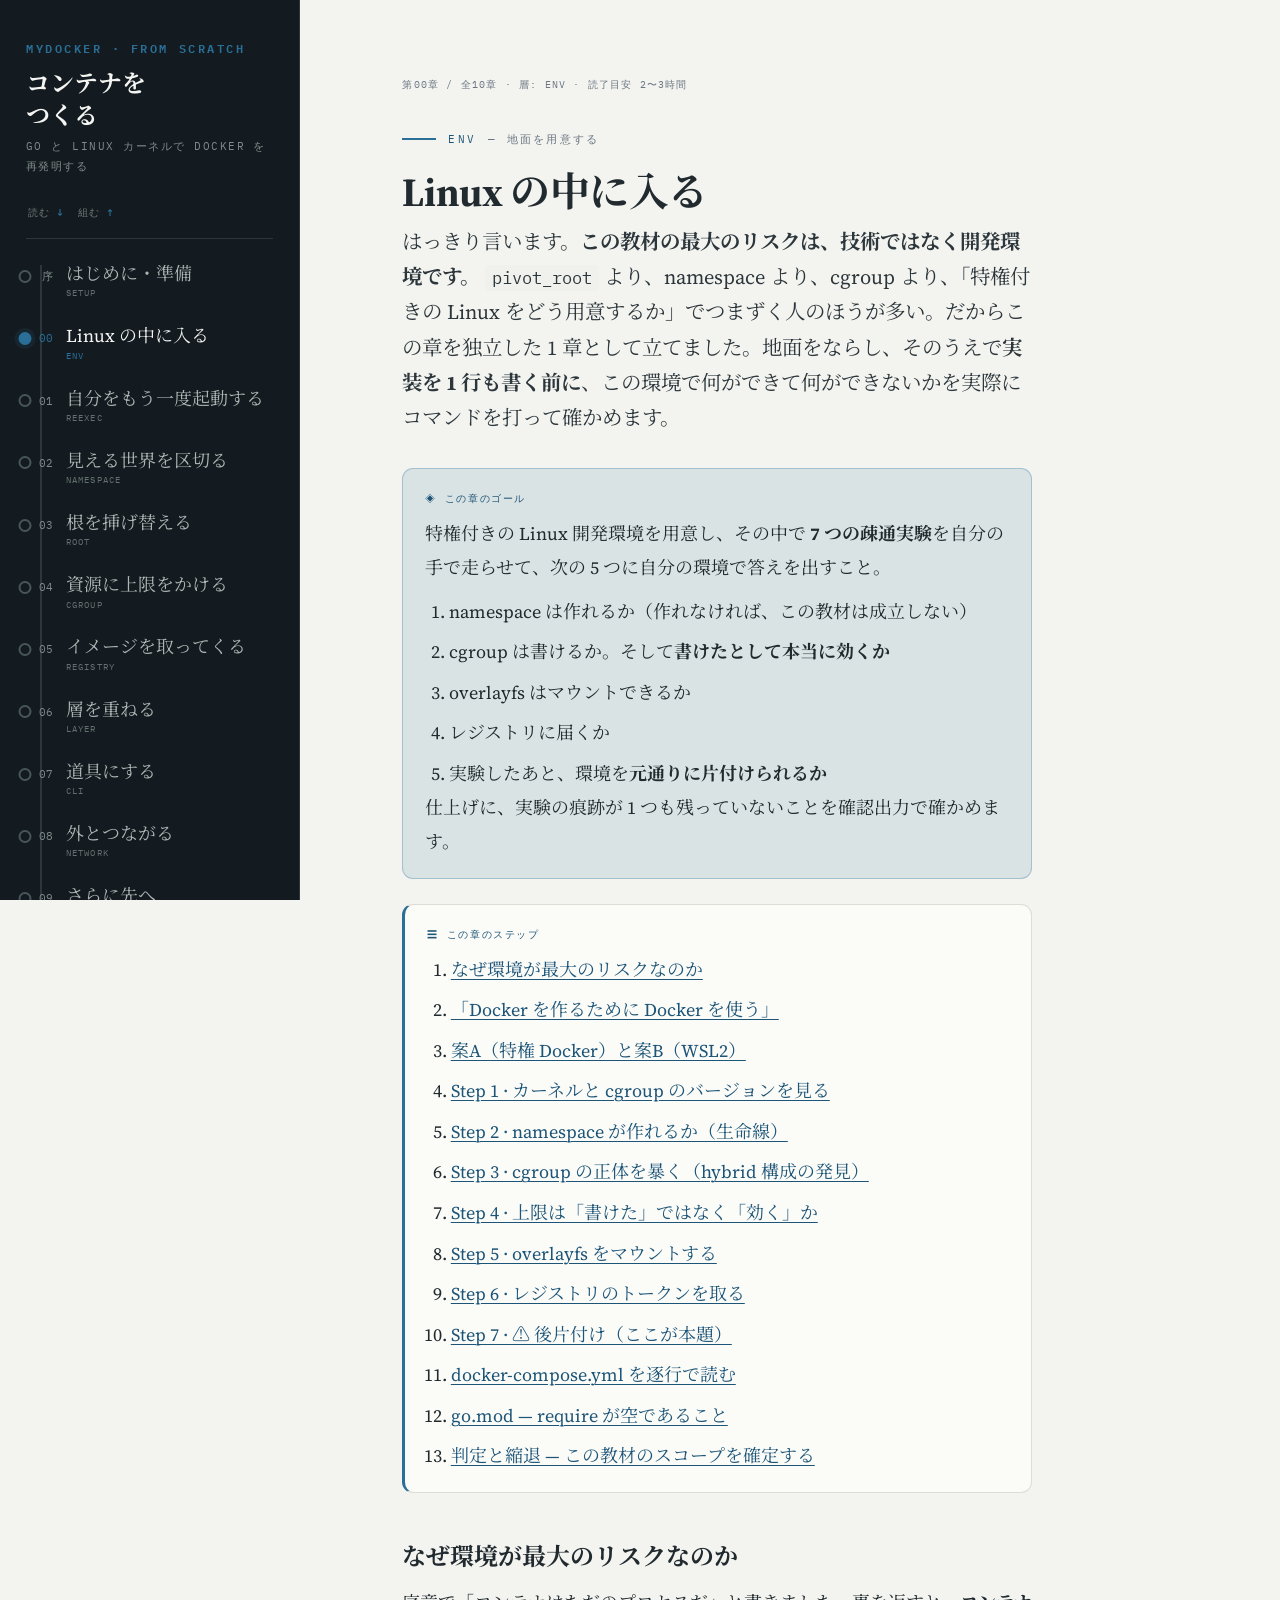
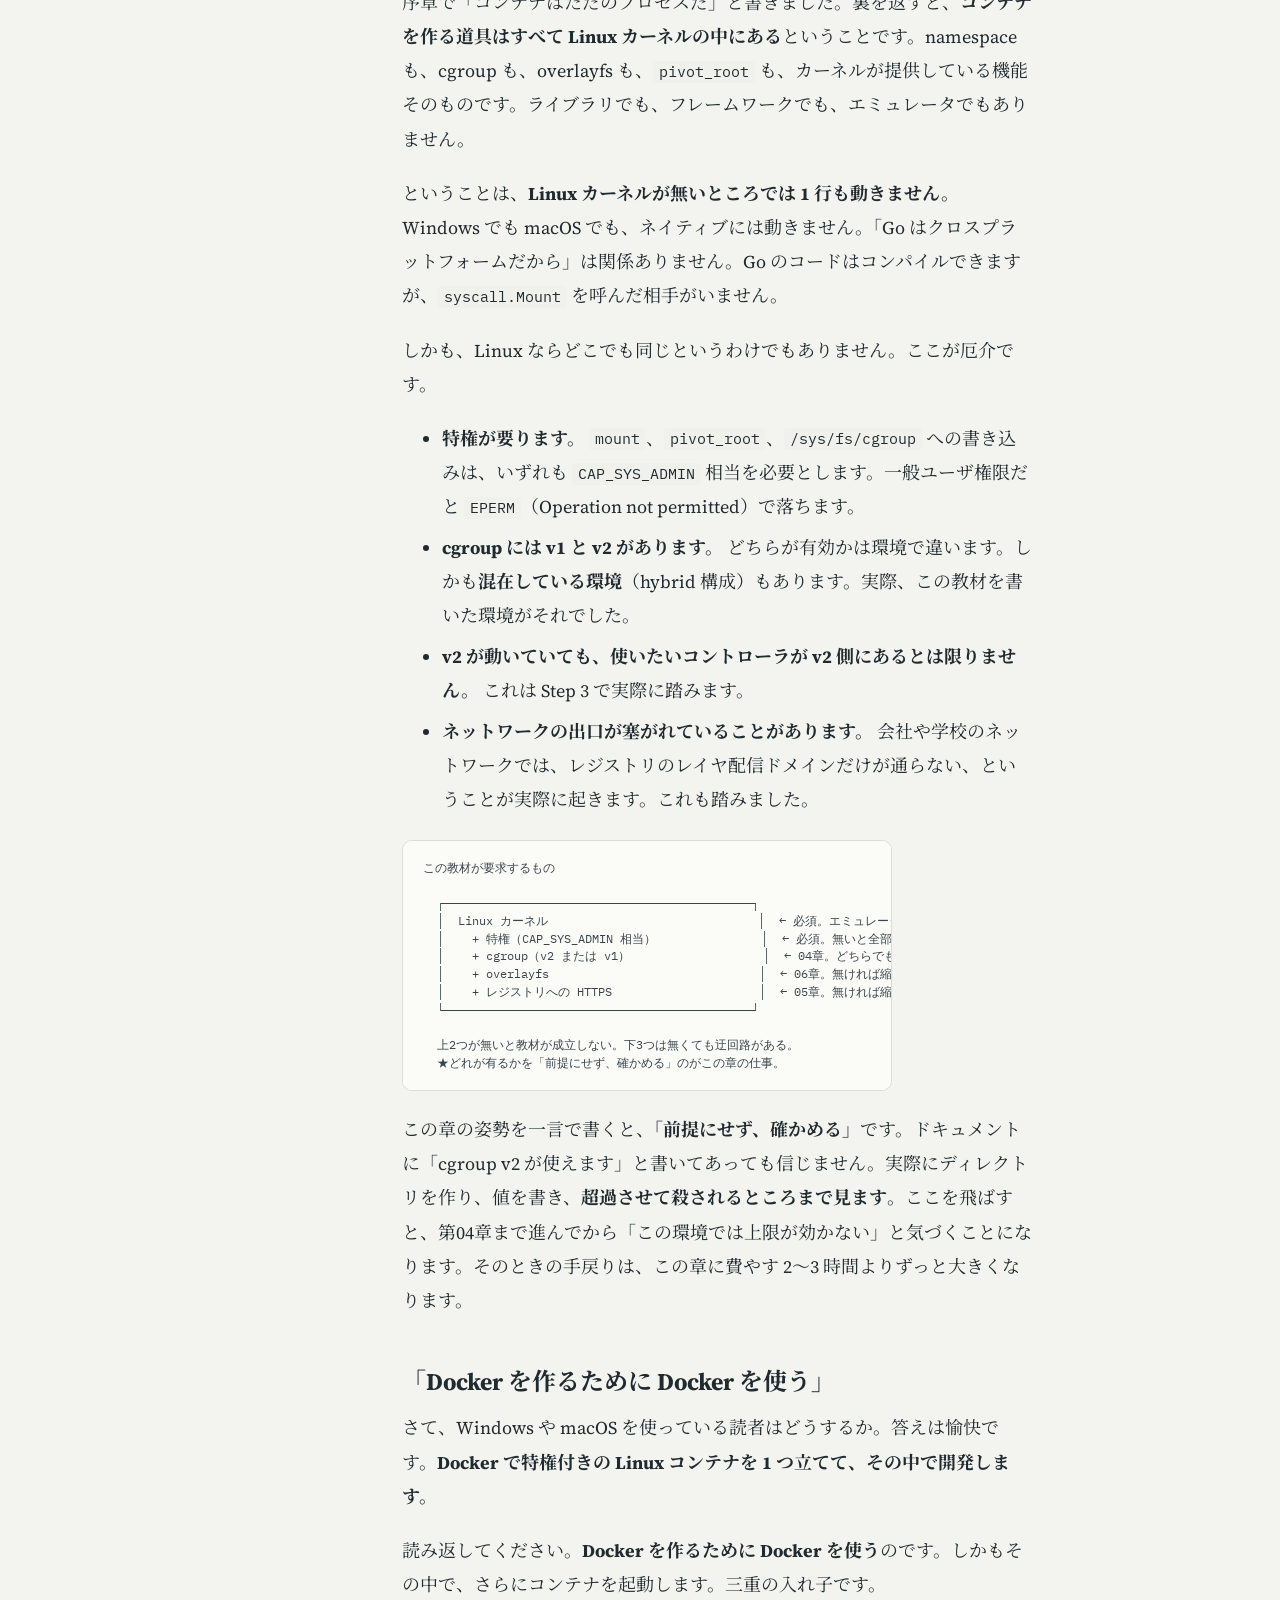
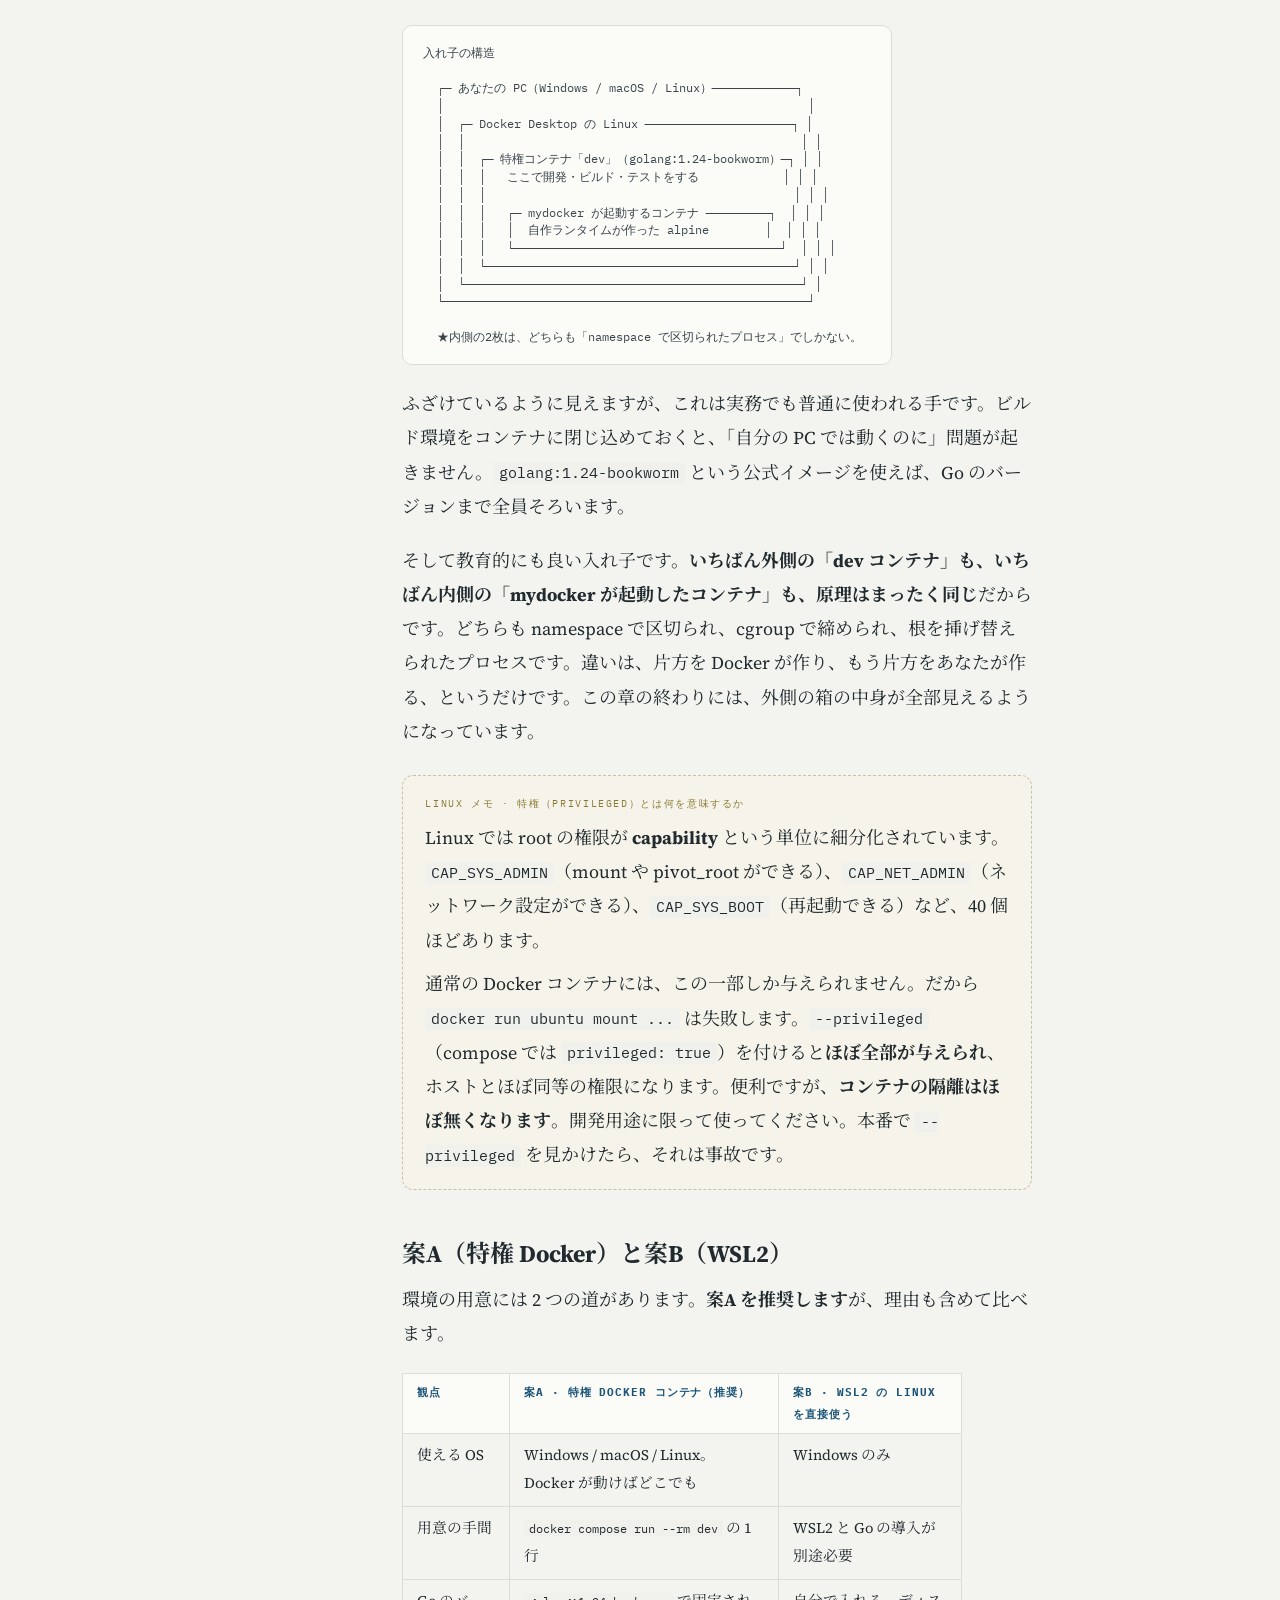
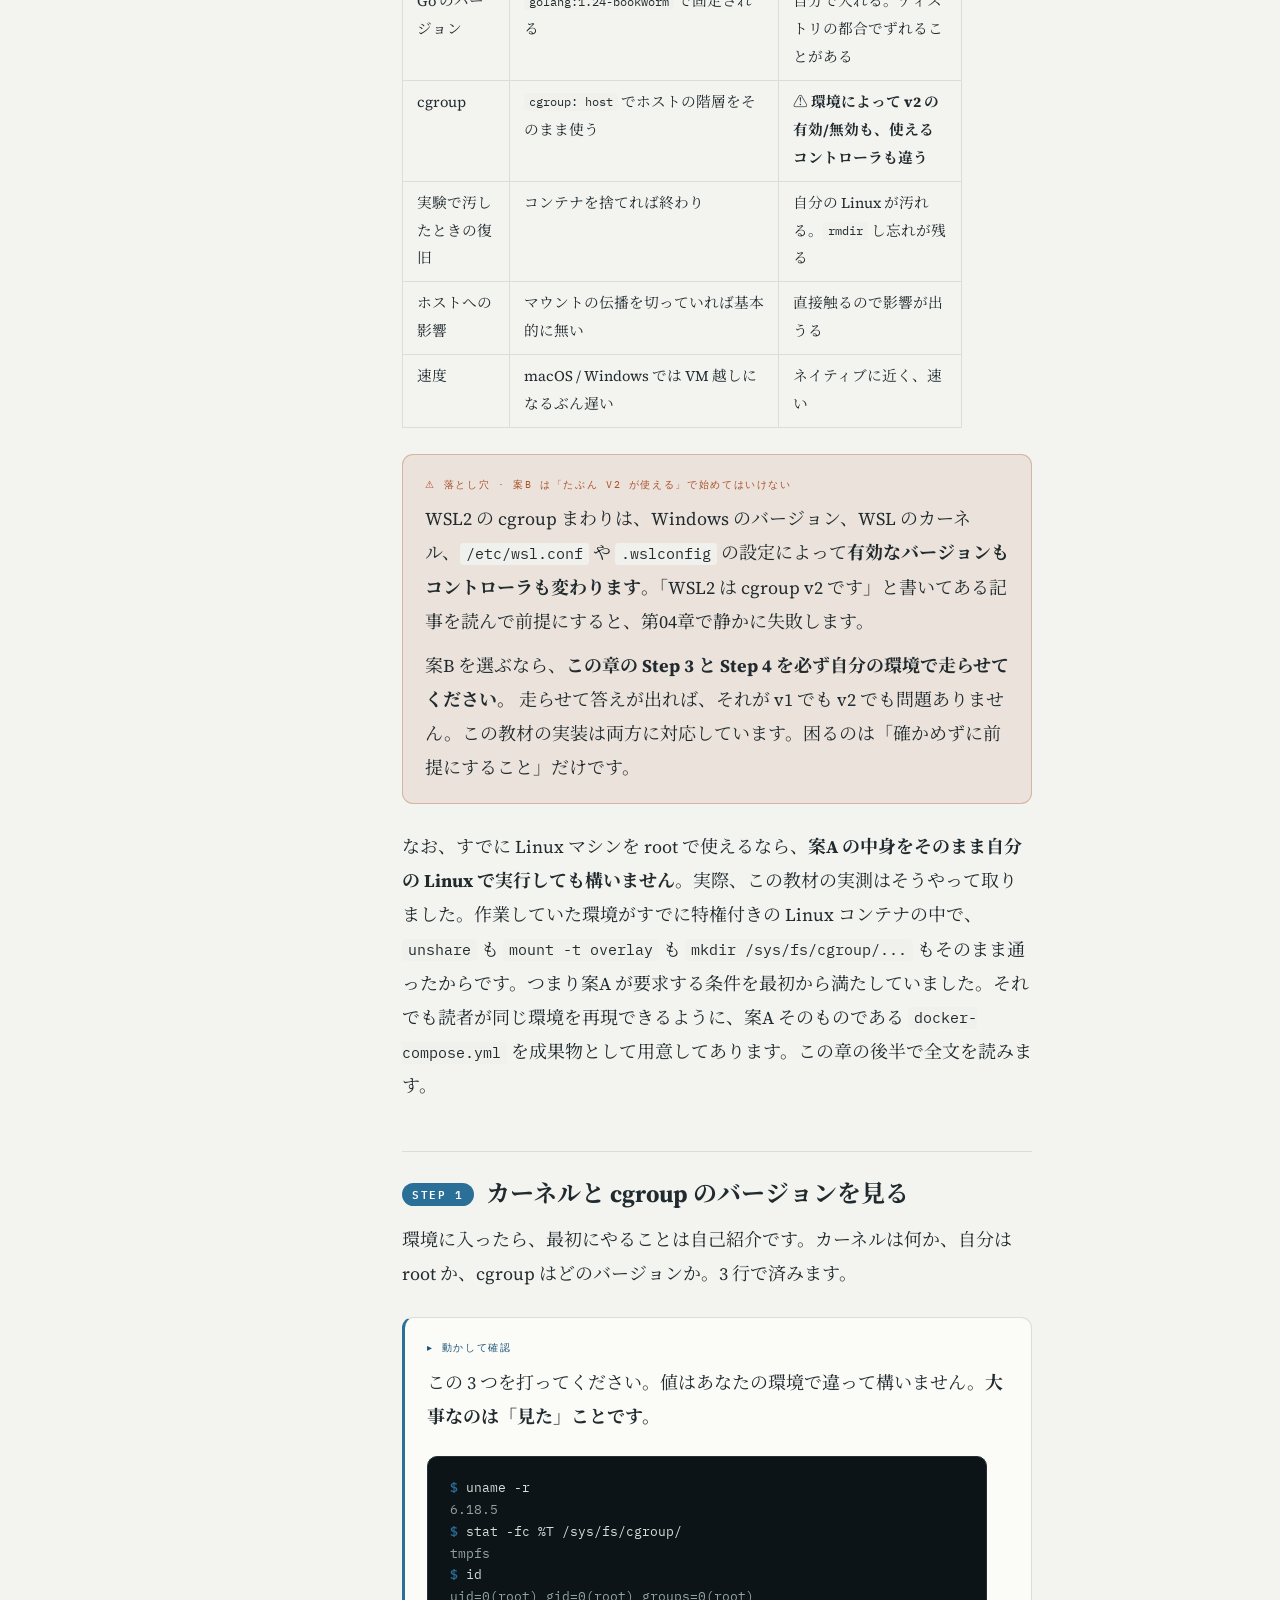
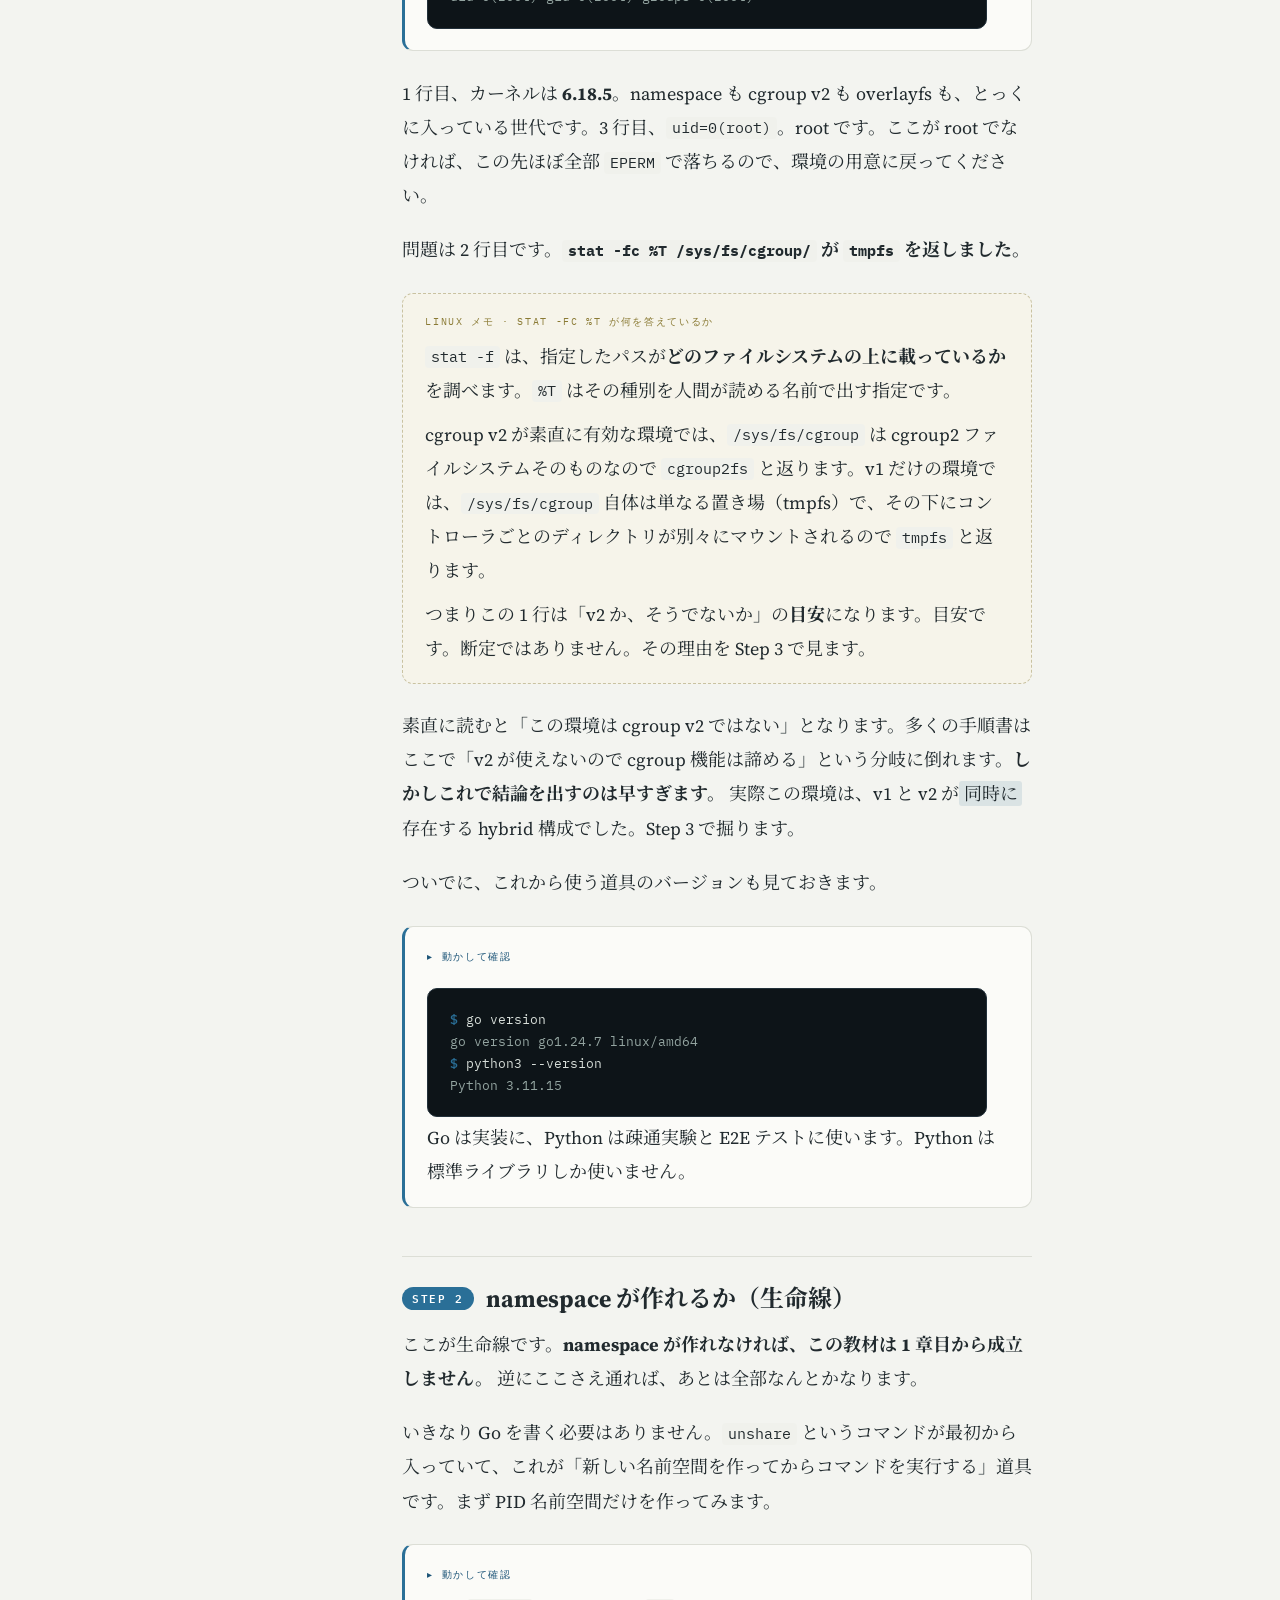
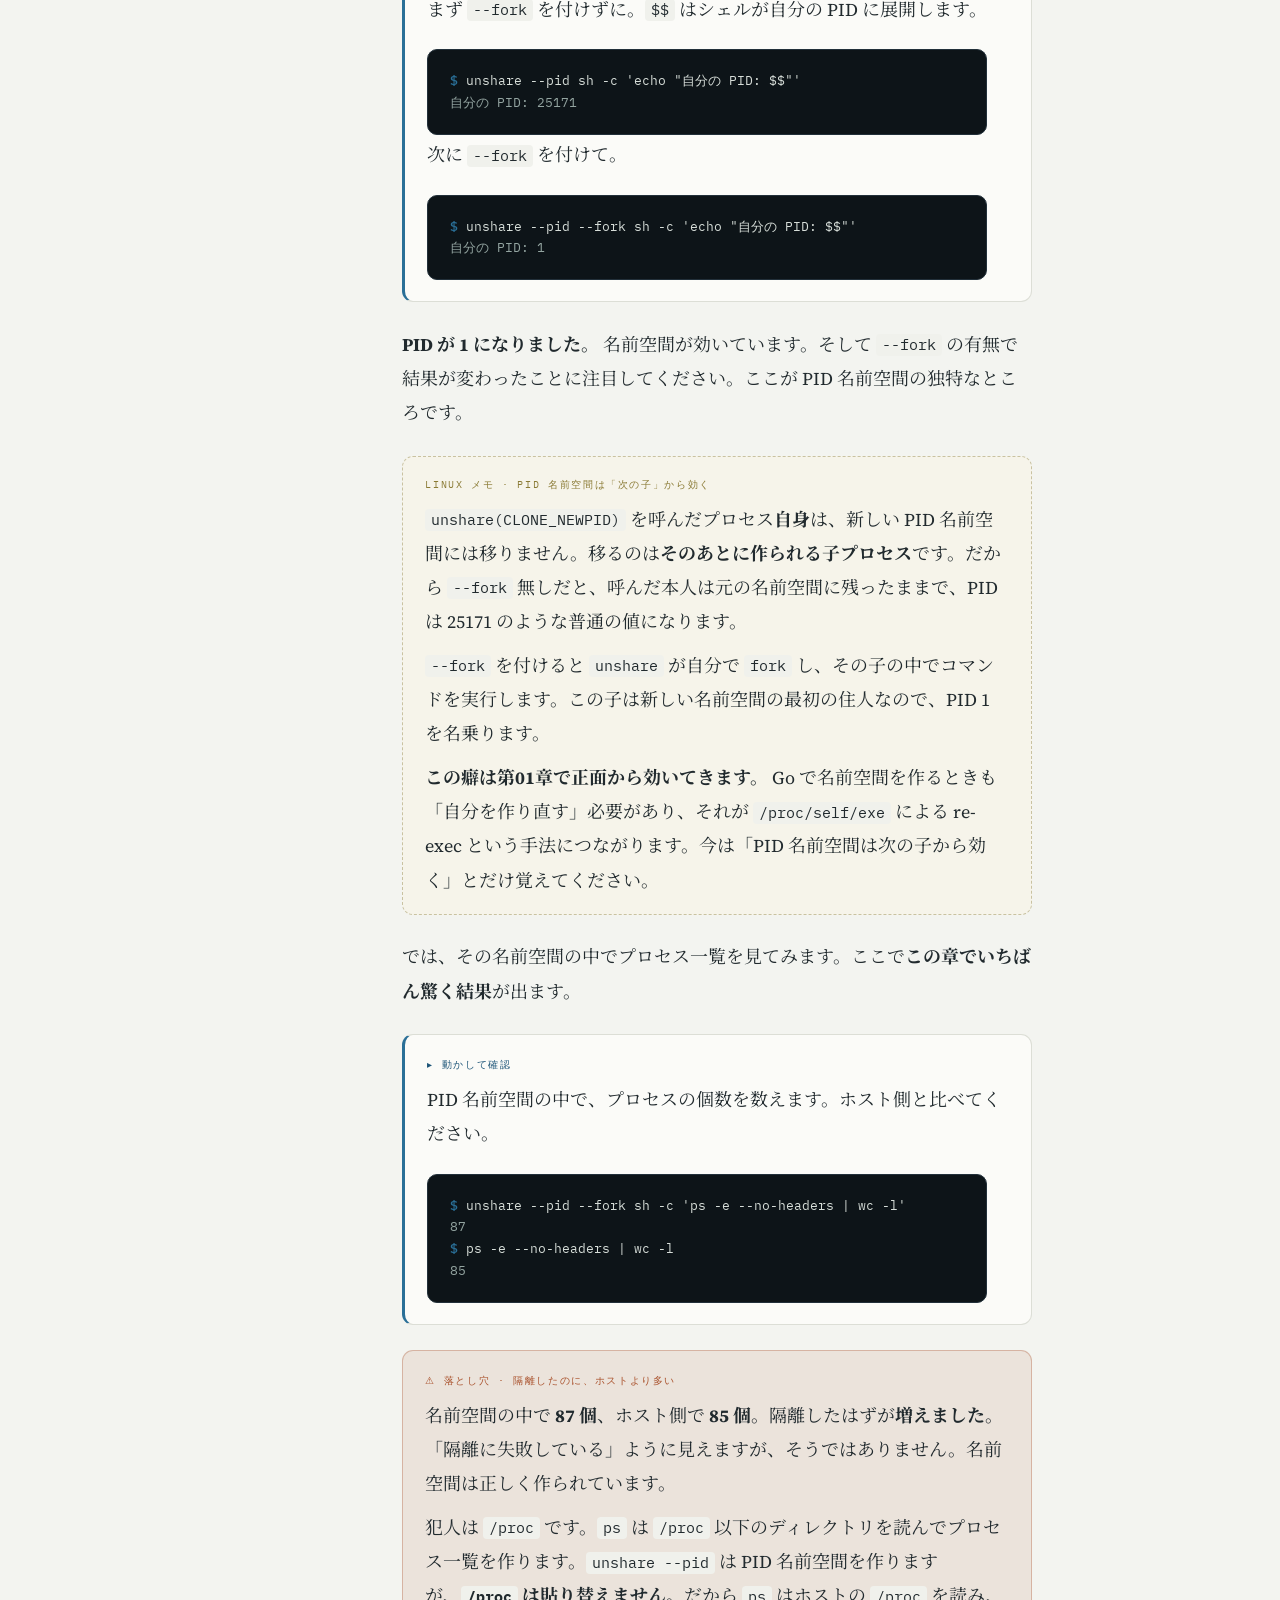
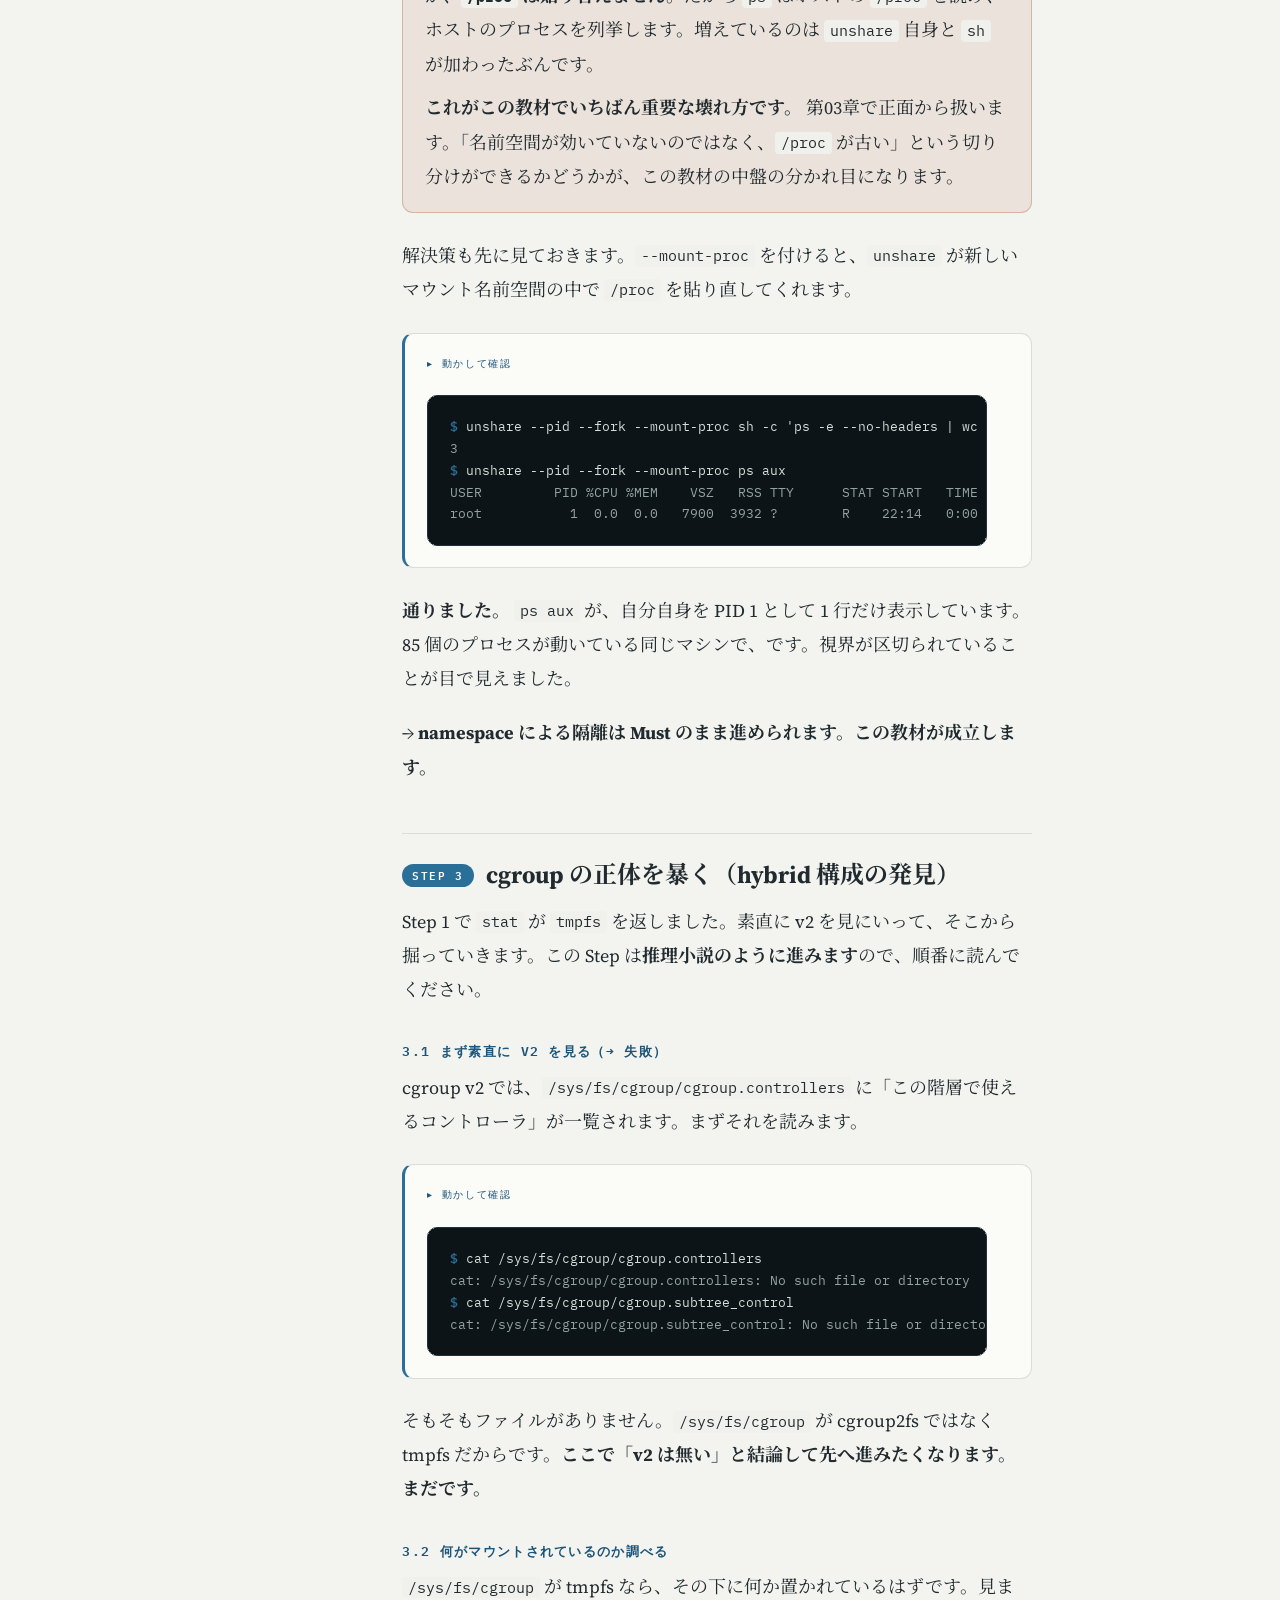
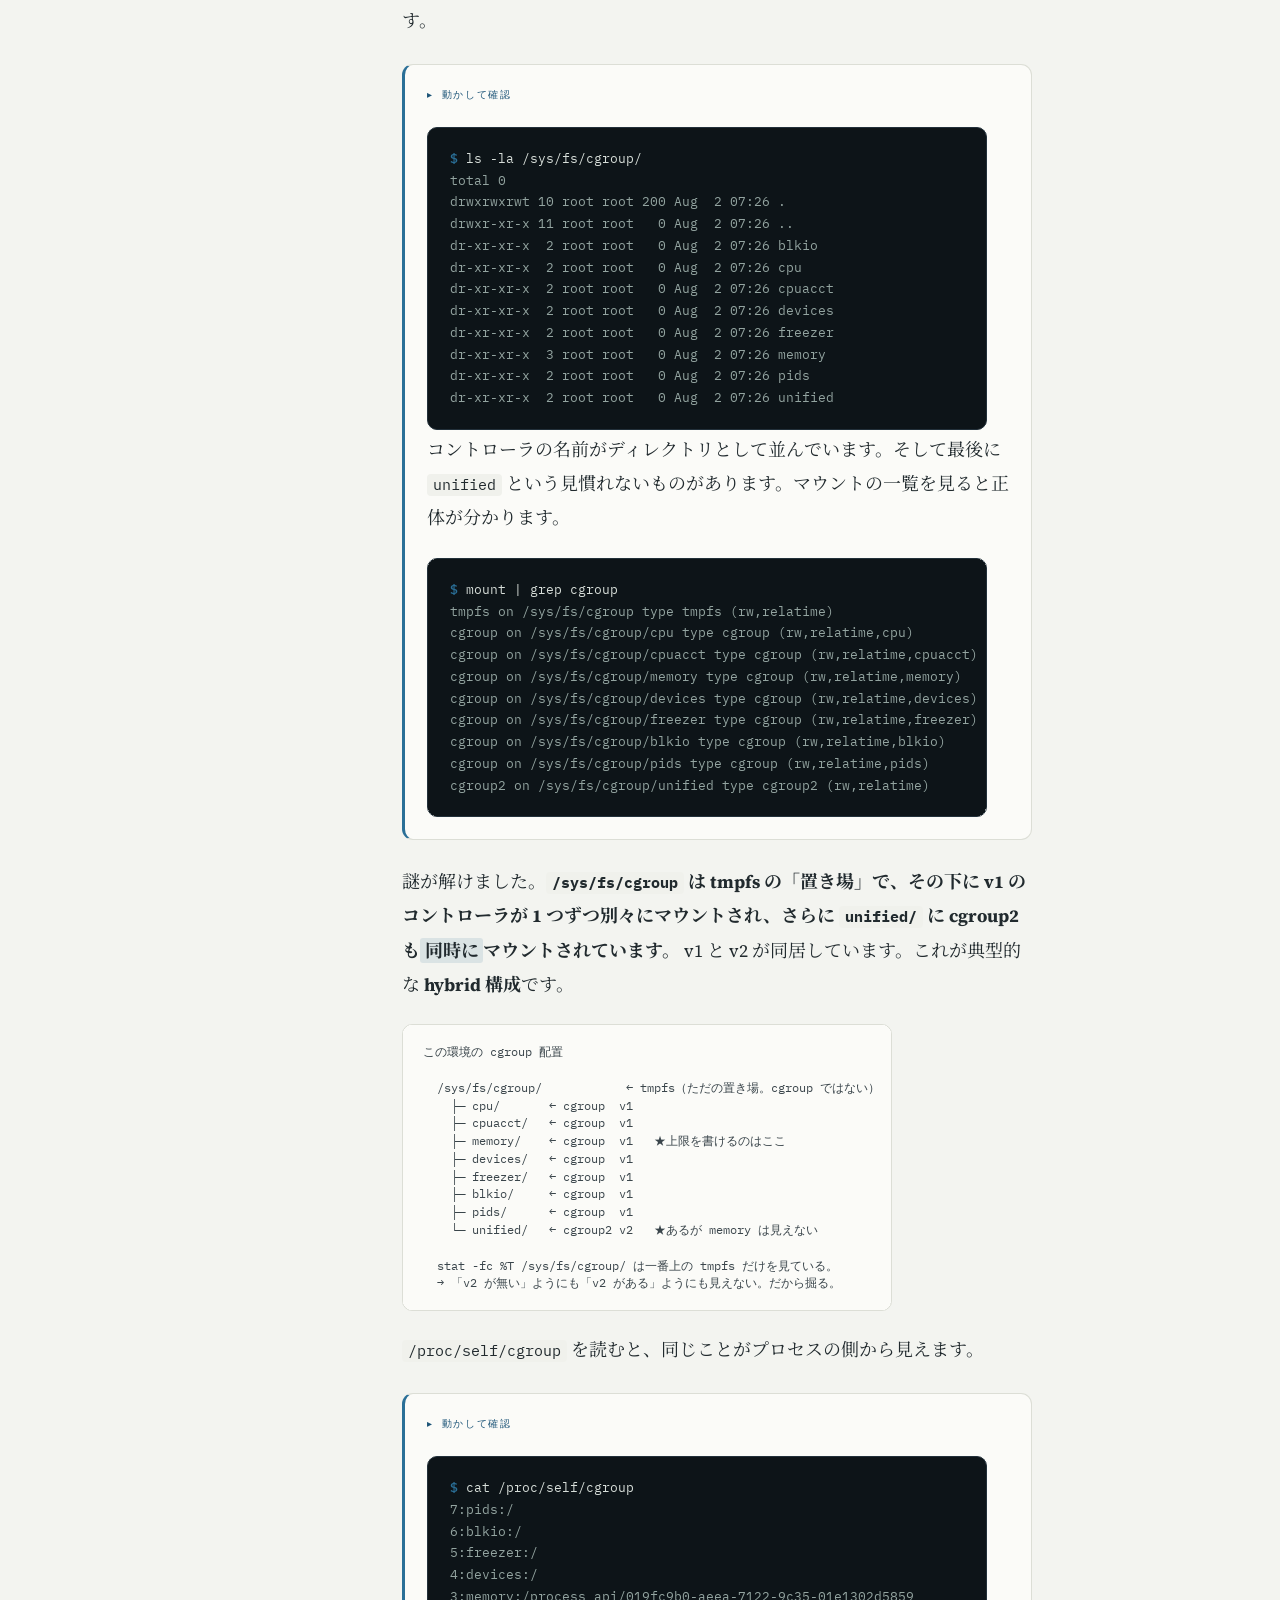
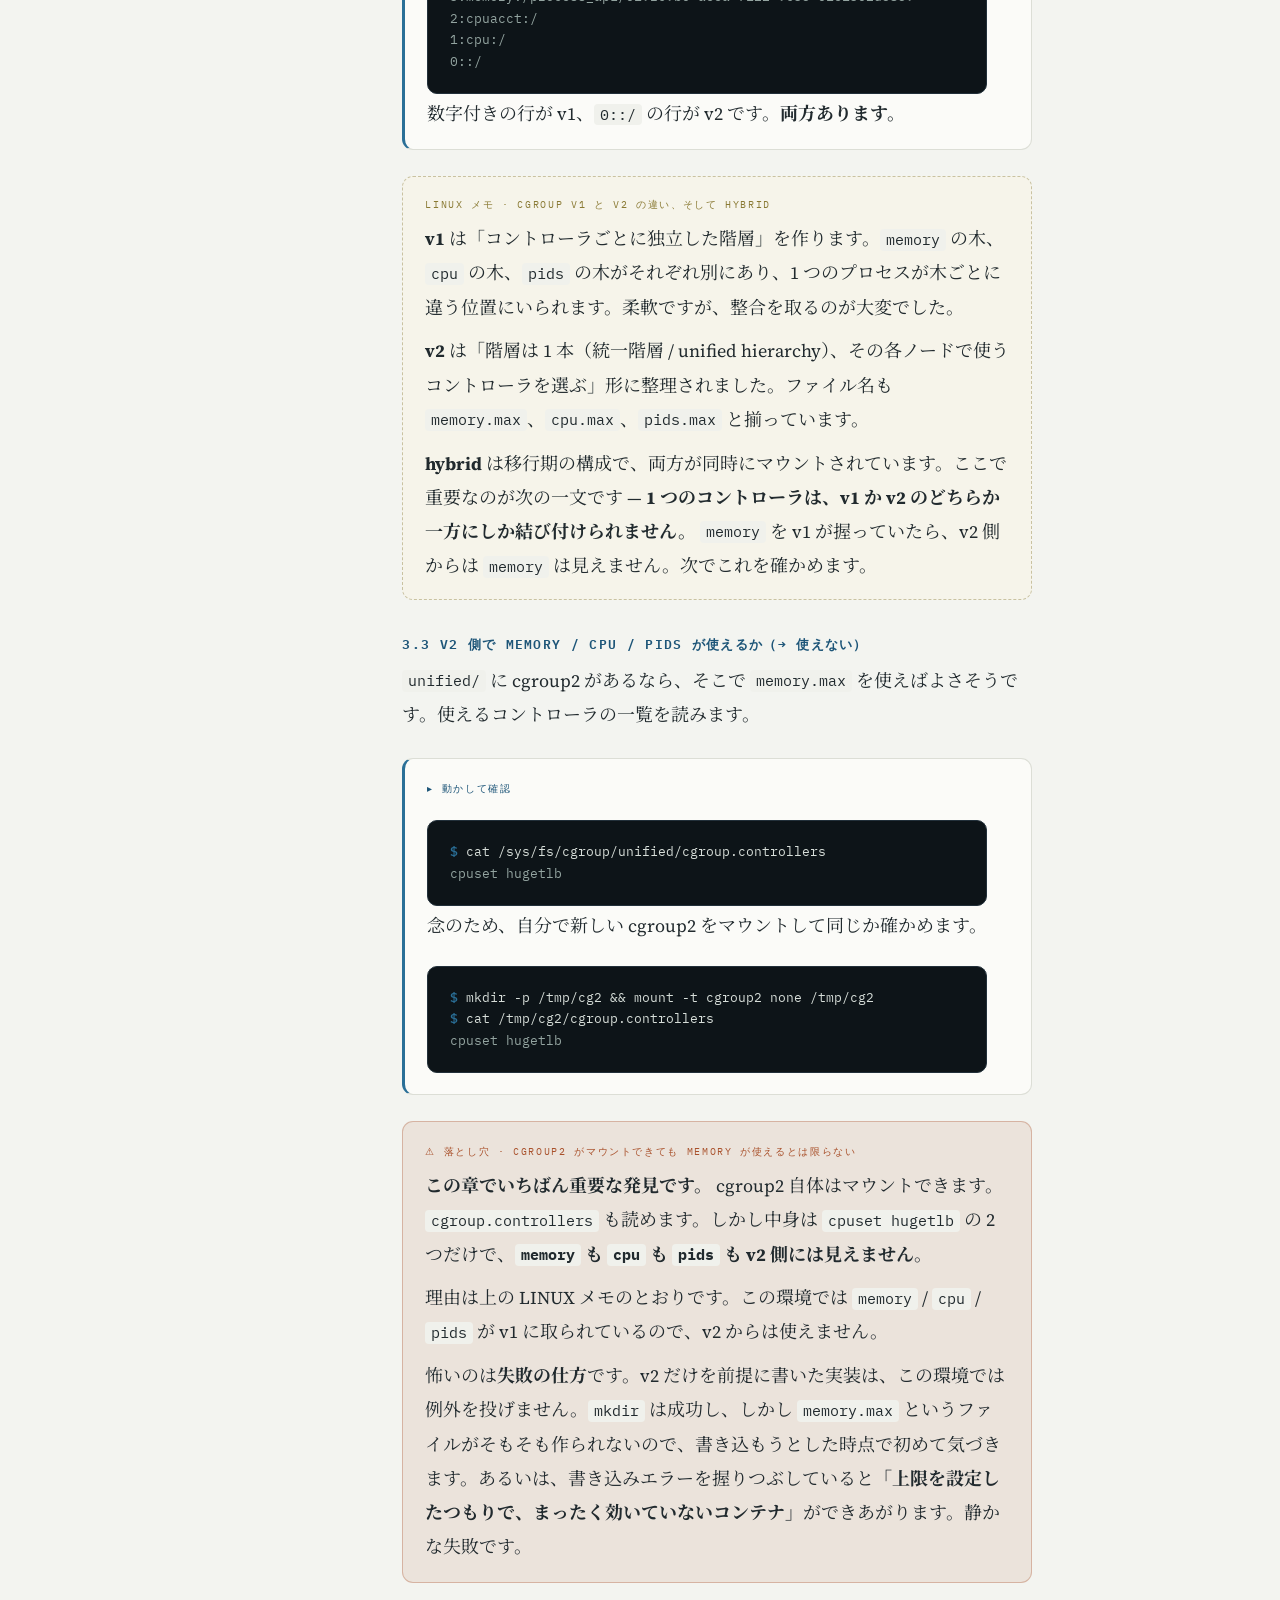
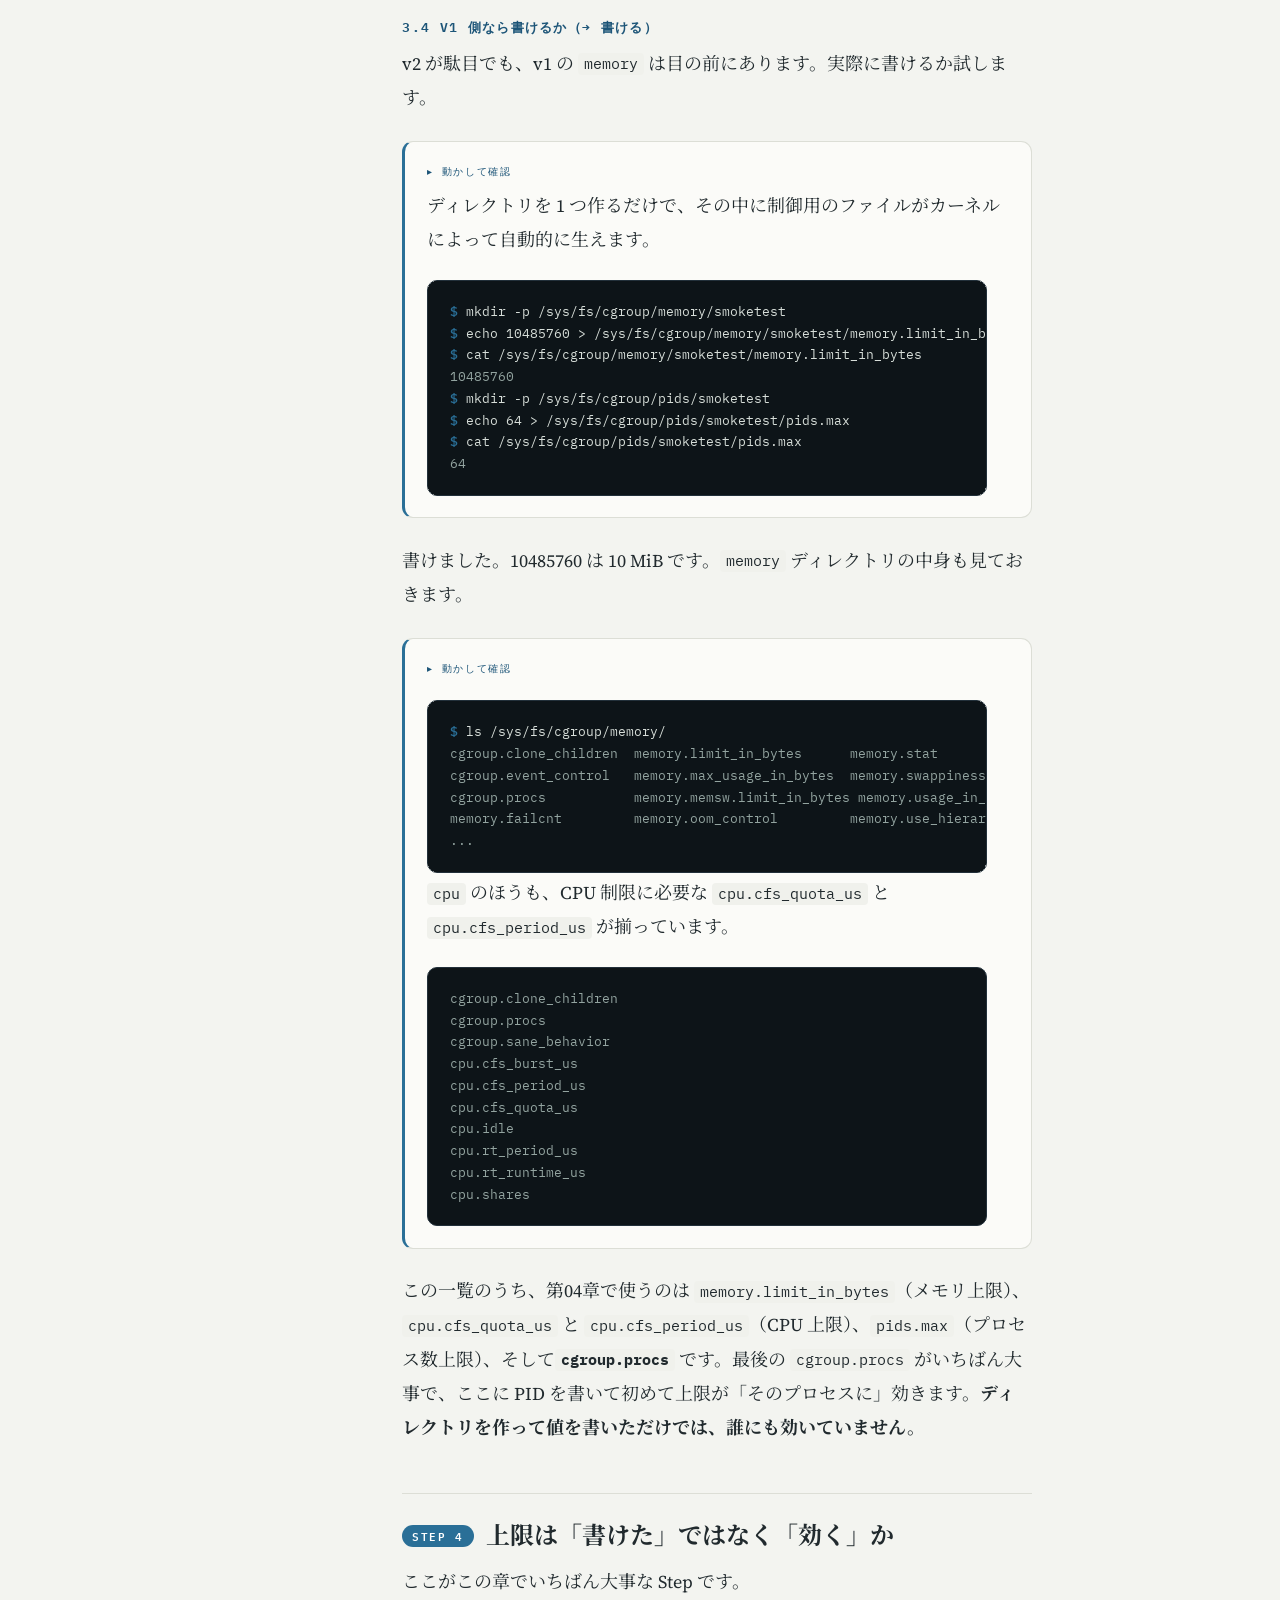
<file: docs/00-env.html>
<!DOCTYPE html>
<html lang="ja">
<head>
<meta charset="utf-8">
<meta name="viewport" content="width=device-width, initial-scale=1">
<title>第00章 Linux の中に入る — コンテナをつくる</title>
<link rel="preconnect" href="https://fonts.googleapis.com">
<link rel="preconnect" href="https://fonts.gstatic.com" crossorigin>
<link href="https://fonts.googleapis.com/css2?family=IBM+Plex+Mono:wght@400;500;600&family=Source+Serif+4:opsz,wght@8..60,400;8..60,600;8..60,700&family=Noto+Serif+JP:wght@400;600;700&display=swap" rel="stylesheet">
<link rel="stylesheet" href="style.css">
</head>
<body>
<div class="shell">
  <aside class="spine">
    <a class="wordmark" href="index.html">MYDOCKER · from scratch</a>
    <div class="book-title">コンテナを<br>つくる</div>
    <div class="book-sub">Go と Linux カーネルで Docker を再発明する</div>

    <div class="legend"><span>読む <b>↓</b></span><span>組む <b>↑</b></span></div>

    <nav aria-label="目次">
      <ul class="toc">
        <li><a class="nav-item" href="index.html"><span class="nav-num">序</span><span class="nav-label">はじめに・準備<span class="nav-tag">Setup</span></span></a></li>
        <li><a class="nav-item current" aria-current="page" href="00-env.html"><span class="nav-num">00</span><span class="nav-label">Linux の中に入る<span class="nav-tag">Env</span></span></a></li>
        <li><a class="nav-item" href="01-reexec.html"><span class="nav-num">01</span><span class="nav-label">自分をもう一度起動する<span class="nav-tag">Reexec</span></span></a></li>
        <li><a class="nav-item" href="02-namespace.html"><span class="nav-num">02</span><span class="nav-label">見える世界を区切る<span class="nav-tag">Namespace</span></span></a></li>
        <li><a class="nav-item" href="03-pivotroot.html"><span class="nav-num">03</span><span class="nav-label">根を挿げ替える<span class="nav-tag">Root</span></span></a></li>
        <li><a class="nav-item" href="04-cgroup.html"><span class="nav-num">04</span><span class="nav-label">資源に上限をかける<span class="nav-tag">Cgroup</span></span></a></li>
        <li><a class="nav-item" href="05-registry.html"><span class="nav-num">05</span><span class="nav-label">イメージを取ってくる<span class="nav-tag">Registry</span></span></a></li>
        <li><a class="nav-item" href="06-overlay.html"><span class="nav-num">06</span><span class="nav-label">層を重ねる<span class="nav-tag">Layer</span></span></a></li>
        <li><a class="nav-item" href="07-cli.html"><span class="nav-num">07</span><span class="nav-label">道具にする<span class="nav-tag">CLI</span></span></a></li>
        <li><a class="nav-item" href="08-network.html"><span class="nav-num">08</span><span class="nav-label">外とつながる<span class="nav-tag">Network</span></span></a></li>
        <li><a class="nav-item" href="09-beyond.html"><span class="nav-num">09</span><span class="nav-label">さらに先へ<span class="nav-tag">Beyond</span></span></a></li>
      </ul>
    </nav>

    <div class="spine-foot">
      各章は一つの層。<br>隔離する → 根を替える → 締める<br>→ 取ってくる → 重ねる、の順に積む。
    </div>
  </aside>

  <main class="reading">
    <div class="progress-tag">第00章 / 全10章 · 層: ENV · 読了目安 2〜3時間</div>
    <div class="eyebrow"><span>Env</span><span class="depth">— 地面を用意する</span></div>
    <h1>Linux の中に入る</h1>
    <p class="lede">はっきり言います。<strong>この教材の最大のリスクは、技術ではなく開発環境です。</strong> <code>pivot_root</code> より、namespace より、cgroup より、「特権付きの Linux をどう用意するか」でつまずく人のほうが多い。だからこの章を独立した 1 章として立てました。地面をならし、そのうえで<strong>実装を 1 行も書く前に</strong>、この環境で何ができて何ができないかを実際にコマンドを打って確かめます。</p>

    <div class="box goal"><div class="box-k">◈ この章のゴール</div>
      <p>特権付きの Linux 開発環境を用意し、その中で <strong>7 つの疎通実験</strong>を自分の手で走らせて、次の 5 つに自分の環境で答えを出すこと。</p>
      <ol>
        <li>namespace は作れるか（作れなければ、この教材は成立しない）</li>
        <li>cgroup は書けるか。そして<strong>書けたとして本当に効くか</strong></li>
        <li>overlayfs はマウントできるか</li>
        <li>レジストリに届くか</li>
        <li>実験したあと、環境を<strong>元通りに片付けられるか</strong></li>
      </ol>
      <p>仕上げに、実験の痕跡が 1 つも残っていないことを確認出力で確かめます。</p>
    </div>

    <div class="box map"><div class="box-k">☰ この章のステップ</div>
      <ol>
        <li><a href="#risk">なぜ環境が最大のリスクなのか</a></li>
        <li><a href="#nest">「Docker を作るために Docker を使う」</a></li>
        <li><a href="#plans">案A（特権 Docker）と案B（WSL2）</a></li>
        <li><a href="#step-1">Step 1 · カーネルと cgroup のバージョンを見る</a></li>
        <li><a href="#step-2">Step 2 · namespace が作れるか（生命線）</a></li>
        <li><a href="#step-3">Step 3 · cgroup の正体を暴く（hybrid 構成の発見）</a></li>
        <li><a href="#step-4">Step 4 · 上限は「書けた」ではなく「効く」か</a></li>
        <li><a href="#step-5">Step 5 · overlayfs をマウントする</a></li>
        <li><a href="#step-6">Step 6 · レジストリのトークンを取る</a></li>
        <li><a href="#step-7">Step 7 · ⚠ 後片付け（ここが本題）</a></li>
        <li><a href="#compose">docker-compose.yml を逐行で読む</a></li>
        <li><a href="#gomod">go.mod — require が空であること</a></li>
        <li><a href="#verdict">判定と縮退 — この教材のスコープを確定する</a></li>
      </ol>
    </div>

    <h2 id="risk">なぜ環境が最大のリスクなのか</h2>

    <p>序章で「コンテナはただのプロセスだ」と書きました。裏を返すと、<strong>コンテナを作る道具はすべて Linux カーネルの中にある</strong>ということです。namespace も、cgroup も、overlayfs も、<code>pivot_root</code> も、カーネルが提供している機能そのものです。ライブラリでも、フレームワークでも、エミュレータでもありません。</p>

    <p>ということは、<strong>Linux カーネルが無いところでは 1 行も動きません。</strong> Windows でも macOS でも、ネイティブには動きません。「Go はクロスプラットフォームだから」は関係ありません。Go のコードはコンパイルできますが、<code>syscall.Mount</code> を呼んだ相手がいません。</p>

    <p>しかも、Linux ならどこでも同じというわけでもありません。ここが厄介です。</p>

    <ul>
      <li><strong>特権が要ります。</strong> <code>mount</code>、<code>pivot_root</code>、<code>/sys/fs/cgroup</code> への書き込みは、いずれも <code>CAP_SYS_ADMIN</code> 相当を必要とします。一般ユーザ権限だと <code>EPERM</code>（Operation not permitted）で落ちます。</li>
      <li><strong>cgroup には v1 と v2 があります。</strong> どちらが有効かは環境で違います。しかも<strong>混在している環境</strong>（hybrid 構成）もあります。実際、この教材を書いた環境がそれでした。</li>
      <li><strong>v2 が動いていても、使いたいコントローラが v2 側にあるとは限りません。</strong> これは Step 3 で実際に踏みます。</li>
      <li><strong>ネットワークの出口が塞がれていることがあります。</strong> 会社や学校のネットワークでは、レジストリのレイヤ配信ドメインだけが通らない、ということが実際に起きます。これも踏みました。</li>
    </ul>

    <div class="ascii">この教材が要求するもの

  ┌────────────────────────────────────────────┐
  │  Linux カーネル                              │  ← 必須。エミュレータ不可
  │    + 特権（CAP_SYS_ADMIN 相当）               │  ← 必須。無いと全部 EPERM
  │    + cgroup（v2 または v1）                   │  ← 04章。どちらでもよい
  │    + overlayfs                              │  ← 06章。無ければ縮退できる
  │    + レジストリへの HTTPS                     │  ← 05章。無ければ縮退できる
  └────────────────────────────────────────────┘

  上2つが無いと教材が成立しない。下3つは無くても迂回路がある。
  ★どれが有るかを「前提にせず、確かめる」のがこの章の仕事。</div>

    <p>この章の姿勢を一言で書くと、<strong>「前提にせず、確かめる」</strong>です。ドキュメントに「cgroup v2 が使えます」と書いてあっても信じません。実際にディレクトリを作り、値を書き、<strong>超過させて殺されるところまで見ます</strong>。ここを飛ばすと、第04章まで進んでから「この環境では上限が効かない」と気づくことになります。そのときの手戻りは、この章に費やす 2〜3 時間よりずっと大きくなります。</p>

    <h2 id="nest">「Docker を作るために Docker を使う」</h2>

    <p>さて、Windows や macOS を使っている読者はどうするか。答えは愉快です。<strong>Docker で特権付きの Linux コンテナを 1 つ立てて、その中で開発します。</strong></p>

    <p>読み返してください。<strong>Docker を作るために Docker を使う</strong>のです。しかもその中で、さらにコンテナを起動します。三重の入れ子です。</p>

    <div class="ascii">入れ子の構造

  ┌─ あなたの PC（Windows / macOS / Linux）────────────┐
  │                                                    │
  │  ┌─ Docker Desktop の Linux ─────────────────────┐ │
  │  │                                                │ │
  │  │  ┌─ 特権コンテナ「dev」（golang:1.24-bookworm）─┐ │ │
  │  │  │   ここで開発・ビルド・テストをする            │ │ │
  │  │  │                                            │ │ │
  │  │  │   ┌─ mydocker が起動するコンテナ ─────────┐  │ │ │
  │  │  │   │  自作ランタイムが作った alpine        │  │ │ │
  │  │  │   └──────────────────────────────────────┘  │ │ │
  │  │  └────────────────────────────────────────────┘ │ │
  │  └────────────────────────────────────────────────┘ │
  └────────────────────────────────────────────────────┘

  ★内側の2枚は、どちらも「namespace で区切られたプロセス」でしかない。</div>

    <p>ふざけているように見えますが、これは実務でも普通に使われる手です。ビルド環境をコンテナに閉じ込めておくと、「自分の PC では動くのに」問題が起きません。<code>golang:1.24-bookworm</code> という公式イメージを使えば、Go のバージョンまで全員そろいます。</p>

    <p>そして教育的にも良い入れ子です。<strong>いちばん外側の「dev コンテナ」も、いちばん内側の「mydocker が起動したコンテナ」も、原理はまったく同じ</strong>だからです。どちらも namespace で区切られ、cgroup で締められ、根を挿げ替えられたプロセスです。違いは、片方を Docker が作り、もう片方をあなたが作る、というだけです。この章の終わりには、外側の箱の中身が全部見えるようになっています。</p>

    <div class="gonote"><div class="box-k">LINUX メモ · 特権（privileged）とは何を意味するか</div>
      <p>Linux では root の権限が <strong>capability</strong> という単位に細分化されています。<code>CAP_SYS_ADMIN</code>（mount や pivot_root ができる）、<code>CAP_NET_ADMIN</code>（ネットワーク設定ができる）、<code>CAP_SYS_BOOT</code>（再起動できる）など、40 個ほどあります。</p>
      <p>通常の Docker コンテナには、この一部しか与えられません。だから <code>docker run ubuntu mount ...</code> は失敗します。<code>--privileged</code>（compose では <code>privileged: true</code>）を付けると<strong>ほぼ全部が与えられ</strong>、ホストとほぼ同等の権限になります。便利ですが、<strong>コンテナの隔離はほぼ無くなります</strong>。開発用途に限って使ってください。本番で <code>--privileged</code> を見かけたら、それは事故です。</p>
    </div>

    <h2 id="plans">案A（特権 Docker）と案B（WSL2）</h2>

    <p>環境の用意には 2 つの道があります。<strong>案A を推奨します</strong>が、理由も含めて比べます。</p>

    <table>
      <tr><th>観点</th><th>案A · 特権 Docker コンテナ（推奨）</th><th>案B · WSL2 の Linux を直接使う</th></tr>
      <tr><td>使える OS</td><td>Windows / macOS / Linux。Docker が動けばどこでも</td><td>Windows のみ</td></tr>
      <tr><td>用意の手間</td><td><code>docker compose run --rm dev</code> の 1 行</td><td>WSL2 と Go の導入が別途必要</td></tr>
      <tr><td>Go のバージョン</td><td><code>golang:1.24-bookworm</code> で固定される</td><td>自分で入れる。ディストリの都合でずれることがある</td></tr>
      <tr><td>cgroup</td><td><code>cgroup: host</code> でホストの階層をそのまま使う</td><td>⚠ <strong>環境によって v2 の有効/無効も、使えるコントローラも違う</strong></td></tr>
      <tr><td>実験で汚したときの復旧</td><td>コンテナを捨てれば終わり</td><td>自分の Linux が汚れる。<code>rmdir</code> し忘れが残る</td></tr>
      <tr><td>ホストへの影響</td><td>マウントの伝播を切っていれば基本的に無い</td><td>直接触るので影響が出うる</td></tr>
      <tr><td>速度</td><td>macOS / Windows では VM 越しになるぶん遅い</td><td>ネイティブに近く、速い</td></tr>
    </table>

    <div class="box hazard"><div class="box-k">⚠ 落とし穴 · 案B は「たぶん v2 が使える」で始めてはいけない</div>
      <p>WSL2 の cgroup まわりは、Windows のバージョン、WSL のカーネル、<code>/etc/wsl.conf</code> や <code>.wslconfig</code> の設定によって<strong>有効なバージョンもコントローラも変わります</strong>。「WSL2 は cgroup v2 です」と書いてある記事を読んで前提にすると、第04章で静かに失敗します。</p>
      <p>案B を選ぶなら、<strong>この章の Step 3 と Step 4 を必ず自分の環境で走らせてください。</strong> 走らせて答えが出れば、それが v1 でも v2 でも問題ありません。この教材の実装は両方に対応しています。困るのは「確かめずに前提にすること」だけです。</p>
    </div>

    <p>なお、すでに Linux マシンを root で使えるなら、<strong>案A の中身をそのまま自分の Linux で実行しても構いません</strong>。実際、この教材の実測はそうやって取りました。作業していた環境がすでに特権付きの Linux コンテナの中で、<code>unshare</code> も <code>mount -t overlay</code> も <code>mkdir /sys/fs/cgroup/...</code> もそのまま通ったからです。つまり案A が要求する条件を最初から満たしていました。それでも読者が同じ環境を再現できるように、案A そのものである <code>docker-compose.yml</code> を成果物として用意してあります。この章の後半で全文を読みます。</p>

    <h2 class="step" id="step-1"><span class="step-no">Step 1</span>カーネルと cgroup のバージョンを見る</h2>

    <p>環境に入ったら、最初にやることは自己紹介です。カーネルは何か、自分は root か、cgroup はどのバージョンか。3 行で済みます。</p>

    <div class="box do"><div class="box-k">▸ 動かして確認</div>
      <p>この 3 つを打ってください。値はあなたの環境で違って構いません。<strong>大事なのは「見た」ことです。</strong></p>
      <pre class="term"><code><span class="ps">$</span> uname -r
<span class="out">6.18.5</span>
<span class="ps">$</span> stat -fc %T /sys/fs/cgroup/
<span class="out">tmpfs</span>
<span class="ps">$</span> id
<span class="out">uid=0(root) gid=0(root) groups=0(root)</span></code></pre>
    </div>

    <p>1 行目、カーネルは <strong>6.18.5</strong>。namespace も cgroup v2 も overlayfs も、とっくに入っている世代です。3 行目、<code>uid=0(root)</code>。root です。ここが root でなければ、この先ほぼ全部 <code>EPERM</code> で落ちるので、環境の用意に戻ってください。</p>

    <p>問題は 2 行目です。<strong><code>stat -fc %T /sys/fs/cgroup/</code> が <code>tmpfs</code> を返しました。</strong></p>

    <div class="gonote"><div class="box-k">LINUX メモ · stat -fc %T が何を答えているか</div>
      <p><code>stat -f</code> は、指定したパスが<strong>どのファイルシステムの上に載っているか</strong>を調べます。<code>%T</code> はその種別を人間が読める名前で出す指定です。</p>
      <p>cgroup v2 が素直に有効な環境では、<code>/sys/fs/cgroup</code> は cgroup2 ファイルシステムそのものなので <code>cgroup2fs</code> と返ります。v1 だけの環境では、<code>/sys/fs/cgroup</code> 自体は単なる置き場（tmpfs）で、その下にコントローラごとのディレクトリが別々にマウントされるので <code>tmpfs</code> と返ります。</p>
      <p>つまりこの 1 行は「v2 か、そうでないか」の<strong>目安</strong>になります。目安です。断定ではありません。その理由を Step 3 で見ます。</p>
    </div>

    <p>素直に読むと「この環境は cgroup v2 ではない」となります。多くの手順書はここで「v2 が使えないので cgroup 機能は諦める」という分岐に倒れます。<strong>しかしこれで結論を出すのは早すぎます。</strong> 実際この環境は、v1 と v2 が<em>同時に</em>存在する hybrid 構成でした。Step 3 で掘ります。</p>

    <p>ついでに、これから使う道具のバージョンも見ておきます。</p>

    <div class="box do"><div class="box-k">▸ 動かして確認</div>
      <pre class="term"><code><span class="ps">$</span> go version
<span class="out">go version go1.24.7 linux/amd64</span>
<span class="ps">$</span> python3 --version
<span class="out">Python 3.11.15</span></code></pre>
      <p>Go は実装に、Python は疎通実験と E2E テストに使います。Python は標準ライブラリしか使いません。</p>
    </div>

    <h2 class="step" id="step-2"><span class="step-no">Step 2</span>namespace が作れるか（生命線）</h2>

    <p>ここが生命線です。<strong>namespace が作れなければ、この教材は 1 章目から成立しません。</strong> 逆にここさえ通れば、あとは全部なんとかなります。</p>

    <p>いきなり Go を書く必要はありません。<code>unshare</code> というコマンドが最初から入っていて、これが「新しい名前空間を作ってからコマンドを実行する」道具です。まず PID 名前空間だけを作ってみます。</p>

    <div class="box do"><div class="box-k">▸ 動かして確認</div>
      <p>まず <code>--fork</code> を付けずに。<code>$$</code> はシェルが自分の PID に展開します。</p>
      <pre class="term"><code><span class="ps">$</span> unshare --pid sh -c 'echo "自分の PID: $$"'
<span class="out">自分の PID: 25171</span></code></pre>
      <p>次に <code>--fork</code> を付けて。</p>
      <pre class="term"><code><span class="ps">$</span> unshare --pid --fork sh -c 'echo "自分の PID: $$"'
<span class="out">自分の PID: 1</span></code></pre>
    </div>

    <p><strong>PID が 1 になりました。</strong> 名前空間が効いています。そして <code>--fork</code> の有無で結果が変わったことに注目してください。ここが PID 名前空間の独特なところです。</p>

    <div class="gonote"><div class="box-k">LINUX メモ · PID 名前空間は「次の子」から効く</div>
      <p><code>unshare(CLONE_NEWPID)</code> を呼んだプロセス<strong>自身</strong>は、新しい PID 名前空間には移りません。移るのは<strong>そのあとに作られる子プロセス</strong>です。だから <code>--fork</code> 無しだと、呼んだ本人は元の名前空間に残ったままで、PID は 25171 のような普通の値になります。</p>
      <p><code>--fork</code> を付けると <code>unshare</code> が自分で <code>fork</code> し、その子の中でコマンドを実行します。この子は新しい名前空間の最初の住人なので、PID 1 を名乗ります。</p>
      <p><strong>この癖は第01章で正面から効いてきます。</strong> Go で名前空間を作るときも「自分を作り直す」必要があり、それが <code>/proc/self/exe</code> による re-exec という手法につながります。今は「PID 名前空間は次の子から効く」とだけ覚えてください。</p>
    </div>

    <p>では、その名前空間の中でプロセス一覧を見てみます。ここで<strong>この章でいちばん驚く結果</strong>が出ます。</p>

    <div class="box do"><div class="box-k">▸ 動かして確認</div>
      <p>PID 名前空間の中で、プロセスの個数を数えます。ホスト側と比べてください。</p>
      <pre class="term"><code><span class="ps">$</span> unshare --pid --fork sh -c 'ps -e --no-headers | wc -l'
<span class="out">87</span>
<span class="ps">$</span> ps -e --no-headers | wc -l
<span class="out">85</span></code></pre>
    </div>

    <div class="box hazard"><div class="box-k">⚠ 落とし穴 · 隔離したのに、ホストより多い</div>
      <p>名前空間の中で <strong>87 個</strong>、ホスト側で <strong>85 個</strong>。隔離したはずが<strong>増えました</strong>。「隔離に失敗している」ように見えますが、そうではありません。名前空間は正しく作られています。</p>
      <p>犯人は <code>/proc</code> です。<code>ps</code> は <code>/proc</code> 以下のディレクトリを読んでプロセス一覧を作ります。<code>unshare --pid</code> は PID 名前空間を作りますが、<strong><code>/proc</code> は貼り替えません</strong>。だから <code>ps</code> はホストの <code>/proc</code> を読み、ホストのプロセスを列挙します。増えているのは <code>unshare</code> 自身と <code>sh</code> が加わったぶんです。</p>
      <p><strong>これがこの教材でいちばん重要な壊れ方です。</strong> 第03章で正面から扱います。「名前空間が効いていないのではなく、<code>/proc</code> が古い」という切り分けができるかどうかが、この教材の中盤の分かれ目になります。</p>
    </div>

    <p>解決策も先に見ておきます。<code>--mount-proc</code> を付けると、<code>unshare</code> が新しいマウント名前空間の中で <code>/proc</code> を貼り直してくれます。</p>

    <div class="box do"><div class="box-k">▸ 動かして確認</div>
      <pre class="term"><code><span class="ps">$</span> unshare --pid --fork --mount-proc sh -c 'ps -e --no-headers | wc -l'
<span class="out">3</span>
<span class="ps">$</span> unshare --pid --fork --mount-proc ps aux
<span class="out">USER         PID %CPU %MEM    VSZ   RSS TTY      STAT START   TIME COMMAND
root           1  0.0  0.0   7900  3932 ?        R    22:14   0:00 ps aux</span></code></pre>
    </div>

    <p><strong>通りました。</strong> <code>ps aux</code> が、自分自身を PID 1 として 1 行だけ表示しています。85 個のプロセスが動いている同じマシンで、です。視界が区切られていることが目で見えました。</p>

    <p>→ <strong>namespace による隔離は Must のまま進められます。この教材が成立します。</strong></p>

    <h2 class="step" id="step-3"><span class="step-no">Step 3</span>cgroup の正体を暴く（hybrid 構成の発見）</h2>

    <p>Step 1 で <code>stat</code> が <code>tmpfs</code> を返しました。素直に v2 を見にいって、そこから掘っていきます。この Step は<strong>推理小説のように進みます</strong>ので、順番に読んでください。</p>

    <h3>3.1 まず素直に v2 を見る（→ 失敗）</h3>

    <p>cgroup v2 では、<code>/sys/fs/cgroup/cgroup.controllers</code> に「この階層で使えるコントローラ」が一覧されます。まずそれを読みます。</p>

    <div class="box do"><div class="box-k">▸ 動かして確認</div>
      <pre class="term"><code><span class="ps">$</span> cat /sys/fs/cgroup/cgroup.controllers
<span class="out">cat: /sys/fs/cgroup/cgroup.controllers: No such file or directory</span>
<span class="ps">$</span> cat /sys/fs/cgroup/cgroup.subtree_control
<span class="out">cat: /sys/fs/cgroup/cgroup.subtree_control: No such file or directory</span></code></pre>
    </div>

    <p>そもそもファイルがありません。<code>/sys/fs/cgroup</code> が cgroup2fs ではなく tmpfs だからです。<strong>ここで「v2 は無い」と結論して先へ進みたくなります。まだです。</strong></p>

    <h3>3.2 何がマウントされているのか調べる</h3>

    <p><code>/sys/fs/cgroup</code> が tmpfs なら、その下に何か置かれているはずです。見ます。</p>

    <div class="box do"><div class="box-k">▸ 動かして確認</div>
      <pre class="term"><code><span class="ps">$</span> ls -la /sys/fs/cgroup/
<span class="out">total 0
drwxrwxrwt 10 root root 200 Aug  2 07:26 .
drwxr-xr-x 11 root root   0 Aug  2 07:26 ..
dr-xr-xr-x  2 root root   0 Aug  2 07:26 blkio
dr-xr-xr-x  2 root root   0 Aug  2 07:26 cpu
dr-xr-xr-x  2 root root   0 Aug  2 07:26 cpuacct
dr-xr-xr-x  2 root root   0 Aug  2 07:26 devices
dr-xr-xr-x  2 root root   0 Aug  2 07:26 freezer
dr-xr-xr-x  3 root root   0 Aug  2 07:26 memory
dr-xr-xr-x  2 root root   0 Aug  2 07:26 pids
dr-xr-xr-x  2 root root   0 Aug  2 07:26 unified</span></code></pre>
      <p>コントローラの名前がディレクトリとして並んでいます。そして最後に <code>unified</code> という見慣れないものがあります。マウントの一覧を見ると正体が分かります。</p>
      <pre class="term"><code><span class="ps">$</span> mount | grep cgroup
<span class="out">tmpfs on /sys/fs/cgroup type tmpfs (rw,relatime)
cgroup on /sys/fs/cgroup/cpu type cgroup (rw,relatime,cpu)
cgroup on /sys/fs/cgroup/cpuacct type cgroup (rw,relatime,cpuacct)
cgroup on /sys/fs/cgroup/memory type cgroup (rw,relatime,memory)
cgroup on /sys/fs/cgroup/devices type cgroup (rw,relatime,devices)
cgroup on /sys/fs/cgroup/freezer type cgroup (rw,relatime,freezer)
cgroup on /sys/fs/cgroup/blkio type cgroup (rw,relatime,blkio)
cgroup on /sys/fs/cgroup/pids type cgroup (rw,relatime,pids)
cgroup2 on /sys/fs/cgroup/unified type cgroup2 (rw,relatime)</span></code></pre>
    </div>

    <p>謎が解けました。<strong><code>/sys/fs/cgroup</code> は tmpfs の「置き場」で、その下に v1 のコントローラが 1 つずつ別々にマウントされ、さらに <code>unified/</code> に cgroup2 も<em>同時に</em>マウントされています。</strong> v1 と v2 が同居しています。これが典型的な <strong>hybrid 構成</strong>です。</p>

    <div class="ascii">この環境の cgroup 配置

  /sys/fs/cgroup/            ← tmpfs（ただの置き場。cgroup ではない）
    ├─ cpu/       ← cgroup  v1
    ├─ cpuacct/   ← cgroup  v1
    ├─ memory/    ← cgroup  v1   ★上限を書けるのはここ
    ├─ devices/   ← cgroup  v1
    ├─ freezer/   ← cgroup  v1
    ├─ blkio/     ← cgroup  v1
    ├─ pids/      ← cgroup  v1
    └─ unified/   ← cgroup2 v2   ★あるが memory は見えない

  stat -fc %T /sys/fs/cgroup/ は一番上の tmpfs だけを見ている。
  → 「v2 が無い」ようにも「v2 がある」ようにも見えない。だから掘る。</div>

    <p><code>/proc/self/cgroup</code> を読むと、同じことがプロセスの側から見えます。</p>

    <div class="box do"><div class="box-k">▸ 動かして確認</div>
      <pre class="term"><code><span class="ps">$</span> cat /proc/self/cgroup
<span class="out">7:pids:/
6:blkio:/
5:freezer:/
4:devices:/
3:memory:/process_api/019fc9b0-aeea-7122-9c35-01e1302d5859
2:cpuacct:/
1:cpu:/
0::/</span></code></pre>
      <p>数字付きの行が v1、<code>0::/</code> の行が v2 です。<strong>両方あります。</strong></p>
    </div>

    <div class="gonote"><div class="box-k">LINUX メモ · cgroup v1 と v2 の違い、そして hybrid</div>
      <p><strong>v1</strong> は「コントローラごとに独立した階層」を作ります。<code>memory</code> の木、<code>cpu</code> の木、<code>pids</code> の木がそれぞれ別にあり、1 つのプロセスが木ごとに違う位置にいられます。柔軟ですが、整合を取るのが大変でした。</p>
      <p><strong>v2</strong> は「階層は 1 本（統一階層 / unified hierarchy）、その各ノードで使うコントローラを選ぶ」形に整理されました。ファイル名も <code>memory.max</code>、<code>cpu.max</code>、<code>pids.max</code> と揃っています。</p>
      <p><strong>hybrid</strong> は移行期の構成で、両方が同時にマウントされています。ここで重要なのが次の一文です — <strong>1 つのコントローラは、v1 か v2 のどちらか一方にしか結び付けられません。</strong> <code>memory</code> を v1 が握っていたら、v2 側からは <code>memory</code> は見えません。次でこれを確かめます。</p>
    </div>

    <h3>3.3 v2 側で memory / cpu / pids が使えるか（→ 使えない）</h3>

    <p><code>unified/</code> に cgroup2 があるなら、そこで <code>memory.max</code> を使えばよさそうです。使えるコントローラの一覧を読みます。</p>

    <div class="box do"><div class="box-k">▸ 動かして確認</div>
      <pre class="term"><code><span class="ps">$</span> cat /sys/fs/cgroup/unified/cgroup.controllers
<span class="out">cpuset hugetlb</span></code></pre>
      <p>念のため、自分で新しい cgroup2 をマウントして同じか確かめます。</p>
      <pre class="term"><code><span class="ps">$</span> mkdir -p /tmp/cg2 &amp;&amp; mount -t cgroup2 none /tmp/cg2
<span class="ps">$</span> cat /tmp/cg2/cgroup.controllers
<span class="out">cpuset hugetlb</span></code></pre>
    </div>

    <div class="box hazard"><div class="box-k">⚠ 落とし穴 · cgroup2 がマウントできても memory が使えるとは限らない</div>
      <p><strong>この章でいちばん重要な発見です。</strong> cgroup2 自体はマウントできます。<code>cgroup.controllers</code> も読めます。しかし中身は <code>cpuset hugetlb</code> の 2 つだけで、<strong><code>memory</code> も <code>cpu</code> も <code>pids</code> も v2 側には見えません</strong>。</p>
      <p>理由は上の LINUX メモのとおりです。この環境では <code>memory</code> / <code>cpu</code> / <code>pids</code> が v1 に取られているので、v2 からは使えません。</p>
      <p>怖いのは<strong>失敗の仕方</strong>です。v2 だけを前提に書いた実装は、この環境では例外を投げません。<code>mkdir</code> は成功し、しかし <code>memory.max</code> というファイルがそもそも作られないので、書き込もうとした時点で初めて気づきます。あるいは、書き込みエラーを握りつぶしていると<strong>「上限を設定したつもりで、まったく効いていないコンテナ」</strong>ができあがります。静かな失敗です。</p>
    </div>

    <h3>3.4 v1 側なら書けるか（→ 書ける）</h3>

    <p>v2 が駄目でも、v1 の <code>memory</code> は目の前にあります。実際に書けるか試します。</p>

    <div class="box do"><div class="box-k">▸ 動かして確認</div>
      <p>ディレクトリを 1 つ作るだけで、その中に制御用のファイルがカーネルによって自動的に生えます。</p>
      <pre class="term"><code><span class="ps">$</span> mkdir -p /sys/fs/cgroup/memory/smoketest
<span class="ps">$</span> echo 10485760 &gt; /sys/fs/cgroup/memory/smoketest/memory.limit_in_bytes
<span class="ps">$</span> cat /sys/fs/cgroup/memory/smoketest/memory.limit_in_bytes
<span class="out">10485760</span>
<span class="ps">$</span> mkdir -p /sys/fs/cgroup/pids/smoketest
<span class="ps">$</span> echo 64 &gt; /sys/fs/cgroup/pids/smoketest/pids.max
<span class="ps">$</span> cat /sys/fs/cgroup/pids/smoketest/pids.max
<span class="out">64</span></code></pre>
    </div>

    <p>書けました。10485760 は 10 MiB です。<code>memory</code> ディレクトリの中身も見ておきます。</p>

    <div class="box do"><div class="box-k">▸ 動かして確認</div>
      <pre class="term"><code><span class="ps">$</span> ls /sys/fs/cgroup/memory/
<span class="out">cgroup.clone_children  memory.limit_in_bytes      memory.stat
cgroup.event_control   memory.max_usage_in_bytes  memory.swappiness
cgroup.procs           memory.memsw.limit_in_bytes memory.usage_in_bytes
memory.failcnt         memory.oom_control         memory.use_hierarchy
...</span></code></pre>
      <p><code>cpu</code> のほうも、CPU 制限に必要な <code>cpu.cfs_quota_us</code> と <code>cpu.cfs_period_us</code> が揃っています。</p>
      <pre class="term"><code><span class="out">cgroup.clone_children
cgroup.procs
cgroup.sane_behavior
cpu.cfs_burst_us
cpu.cfs_period_us
cpu.cfs_quota_us
cpu.idle
cpu.rt_period_us
cpu.rt_runtime_us
cpu.shares</span></code></pre>
    </div>

    <p>この一覧のうち、第04章で使うのは <code>memory.limit_in_bytes</code>（メモリ上限）、<code>cpu.cfs_quota_us</code> と <code>cpu.cfs_period_us</code>（CPU 上限）、<code>pids.max</code>（プロセス数上限）、そして<strong><code>cgroup.procs</code></strong> です。最後の <code>cgroup.procs</code> がいちばん大事で、ここに PID を書いて初めて上限が「そのプロセスに」効きます。<strong>ディレクトリを作って値を書いただけでは、誰にも効いていません。</strong></p>

    <h2 class="step" id="step-4"><span class="step-no">Step 4</span>上限は「書けた」ではなく「効く」か</h2>

    <p>ここがこの章でいちばん大事な Step です。</p>

    <p><strong><code>cat memory.limit_in_bytes</code> が 10485760 を返すことは、上限が効いている証拠にはなりません。</strong> それは「ファイルに値が書かれた」ことの証拠にすぎません。カーネルが本当にその上限で殺しにくるかどうかは、別の話です。</p>

    <p>確かめる方法は 1 つしかありません。<strong>超過させて、殺されるところを見る</strong>ことです。10 MB 制限の cgroup に自分を入れて、200 MB 確保しにいく Python を書きます。</p>

    <div class="file-tag">/tmp/hog.py</div>
<pre><code><span class="kw">import</span> os
<span class="ty">open</span>(<span class="st">"/sys/fs/cgroup/memory/smoketest/cgroup.procs"</span>,<span class="st">"w"</span>).write(<span class="ty">str</span>(os.getpid()))
b = <span class="ty">bytearray</span>()
<span class="kw">for</span> i <span class="kw">in</span> <span class="ty">range</span>(<span class="st">200</span>):
    b += <span class="ty">bytearray</span>(<span class="st">1024</span>*<span class="st">1024</span>)
<span class="kw">print</span>(<span class="st">"allocated"</span>, <span class="kw">len</span>(b))</code></pre>

    <p>ポイントは 2 つです。<strong>①自分の PID を <code>cgroup.procs</code> に書く</strong>こと。これをしないと、いくら上限を設定しても自分には関係ありません。<strong>②最後に <code>print</code> する</strong>こと。上限が効いていれば、この行には到達しません。</p>

    <div class="box do"><div class="box-k">▸ 動かして確認</div>
      <p>走らせて、終了コードと <code>memory.failcnt</code> を見ます。</p>
      <pre class="term"><code><span class="ps">$</span> python3 /tmp/hog.py; echo "exit=$?"
<span class="out">/bin/bash: line 32:  5187 Killed                  python3 /tmp/hog.py
exit=137</span>
<span class="ps">$</span> cat /sys/fs/cgroup/memory/smoketest/memory.failcnt
<span class="out">37</span></code></pre>
    </div>

    <p><strong>効きました。</strong> 読み取るべきことが 3 つあります。</p>

    <ul>
      <li><strong><code>allocated ...</code> が印字されていません。</strong> 200 MB 確保しきる前に殺されました。</li>
      <li><strong><code>Killed</code> / <code>exit=137</code>。</strong> 137 は 128 + 9、つまり SIGKILL で殺されたという意味です。カーネルの OOM killer が仕事をしました。お願いではなく強制である、というのがこの数字です。</li>
      <li><strong><code>memory.failcnt</code> が 37。</strong> 上限に当たった回数がカーネル側にも記録されています。プロセスの外側からも「効いた」ことが確認できます。</li>
    </ul>

    <div class="gonote"><div class="box-k">LINUX メモ · 終了コード 137 の読み方</div>
      <p>シグナルで終了したプロセスの終了コードは、シェルの慣習で <strong>128 + シグナル番号</strong>になります。<code>SIGKILL</code> は 9 番なので 128 + 9 = <strong>137</strong>。<code>SIGTERM</code>（15 番）なら 143 です。</p>
      <p>この 137 は第04章でもう一度出てきます。<code>mydocker run --memory 10m</code> で起動したコンテナが上限を超えると、<code>mydocker</code> の終了コードも 137 になります。<strong>E2E テストは「設定値が読めること」ではなく「exit 137 になること」で合格を判定します。</strong> 同じ思想です。</p>
    </div>

    <div class="box hazard"><div class="box-k">⚠ 落とし穴 · cat が期待値を返しても、効いている証明にはならない</div>
      <p>もう一度書きます。<code>cat memory.limit_in_bytes</code> が <code>10485760</code> を返しても、それは値が書かれたことの証拠にすぎません。</p>
      <p>実際、次のどれか 1 つでも欠けていると、値は読めるのに上限は効きません。<strong>①<code>cgroup.procs</code> に PID を書き忘れている</strong>／<strong>②親の cgroup で <code>subtree_control</code> にコントローラを有効化していない（v2）</strong>／<strong>③そもそもそのコントローラが別バージョンに取られている（Step 3.3）</strong>。</p>
      <p>だから第04章の実装でも、E2E テストでも、この教材は一貫して<strong>「超過させて殺されるか」で判定します</strong>。設定値の読み返しでは済ませません。</p>
    </div>

    <p>→ <strong>cgroup による資源制限は Must のまま進められます。ただし、この環境では v1 で。</strong></p>

    <h2 class="step" id="step-5"><span class="step-no">Step 5</span>overlayfs をマウントする</h2>

    <p>次は第06章で使う OverlayFS です。読み取り専用の下層と書き込み用の上層を重ねて 1 つに見せる仕組みで、これがあると「イメージは共有したまま、コンテナごとの書き込みだけ分ける」ことができます。</p>

    <p>必要なディレクトリは 4 つです。<code>lower</code>（下層・読み取り専用）、<code>upper</code>（上層・書き込み先）、<code>work</code>（overlayfs が内部で使う作業場所）、<code>merged</code>（重ねた結果が見えるところ）。</p>

    <div class="box do"><div class="box-k">▸ 動かして確認</div>
      <pre class="term"><code><span class="ps">$</span> mkdir -p /tmp/ovl/{lower,upper,work,merged}
<span class="ps">$</span> mount -t overlay overlay -o lowerdir=/tmp/ovl/lower,upperdir=/tmp/ovl/upper,workdir=/tmp/ovl/work /tmp/ovl/merged
<span class="ps">$</span> mount | grep overlay
<span class="out">overlay on /tmp/ovl/merged type overlay (rw,relatime,lowerdir=/tmp/ovl/lower,upperdir=/tmp/ovl/upper,workdir=/tmp/ovl/work,uuid=on)</span></code></pre>
    </div>

    <p><strong>通りました。</strong> エラーが出ずに <code>mount</code> の一覧に現れれば成功です。第06章では、この <code>lowerdir</code> にレジストリから取ってきたレイヤを並べ、<code>merged</code> をコンテナの <code>/</code> にします。</p>

    <p>参考までに、完成した <code>mydocker</code> が実際に作るマウント行はこうなります。形はまったく同じです。</p>

    <div class="box do"><div class="box-k">▸ 動かして確認</div>
      <p>（第06章の完成形。今は「同じ形だ」とだけ見てください）</p>
      <pre class="term"><code><span class="out">overlay /var/lib/mydocker/containers/a10f2703bb37/merged overlay rw,relatime,lowerdir=/var/lib/mydocker/layers/sha256_55afa1ecc21d2bb5e5045f32dafee56272ffd89860bac26f6c32123439af26a4,upperdir=/var/lib/mydocker/containers/a10f2703bb37/upper,workdir=/var/lib/mydocker/containers/a10f2703bb37/work 0 0</span></code></pre>
    </div>

    <p>→ <strong>層の重ね合わせは Should のまま進められます。</strong> なお overlayfs が使えない環境でも、<code>mydocker run --rootfs &lt;パス&gt;</code> で手元のディレクトリを直接根にする道を残してあるので、教材が完全に止まることはありません。</p>

    <h2 class="step" id="step-6"><span class="step-no">Step 6</span>レジストリのトークンを取る</h2>

    <p>最後の確認は、イメージを配っているレジストリに届くかどうかです。Docker Registry API v2 では、いきなりイメージを取ることはできません。<strong>まずトークンを取ります。</strong></p>

    <div class="box do"><div class="box-k">▸ 動かして確認</div>
      <p>認証サーバに「library/alpine を pull したい」と申告して、トークンをもらいます。長いので先頭 200 バイトだけ表示します。</p>
      <pre class="term"><code><span class="ps">$</span> curl -s "https://auth.docker.io/token?service=registry.docker.io&amp;scope=repository:library/alpine:pull" | head -c 200
<span class="out">{"token":"eyJhbGciOiJSUzI1NiIsInR5cCI6IkpXVCIsIng1YyI6WyJNSUlFRmpDQ0F2NmdBd0lCQWdJVU9yTFd5UVpxMmFuZXd6WnhYN1JLbHQ3bDVUTXdEUVlKS29aSWh2Y05BUUVMQlFBd2dZWXhDekFKQmdOVkJBWVRBbFZUTVJNd0VRWURWUVFJRXdwRFlXeH</span></code></pre>
      <p>取れました。トークン全体は 2658 文字あります。</p>
    </div>

    <p>次に、このトークンを付けてマニフェスト（イメージの目次）を取りにいきます。<strong>ここでいきなり落とし穴を踏みます。</strong></p>

    <div class="box do"><div class="box-k">▸ 動かして確認</div>
      <p>返ってきた JSON の冒頭です。</p>
      <pre class="term"><code><span class="out">{"manifests":[{"annotations":{"com.docker.official-images.bashbrew.arch":"amd64","org.opencontainers.image.base.name":"scratch","org.opencontainers.image.created":"2026-06-16T00:01:04Z","org.opencontainers.image.revision":"398ff0c866d27e9f46f53e48184fe36c674b8897","org.opencontainers.image.source":"https://github.com/alpinelinux/docker-alpine.git#398ff0c866d27e9f46f53e48184fe36c674b8897:x86_64","org.opencontainers.image.url":"https://hub.docker.com/_/alpine","org.opencontainers.image.version":"3.24.1"},"digest":"sha256:79ff19e9084a00eece421b2523fb93e22d730e2c0e525905de047e848e56d95f","mediaType":"application/vnd.oci.image.manifest.v1+json","platform":{"architecture":"amd64","os":"linux"},"size":1022},{"annotations":{"vnd.docker.reference.digest":"sha256:79ff19e9084a00eece421b2523fb93e22d730e2c0e525905de047e848e56d95f","vnd.docker.reference.type":"attestation-manifest"},"digest":"sha256:f21951a6120df0f5f9329311202f7869e7b70120f4748632d58753cff662b126","mediaType":"application/vnd.oci.image.manifest.v1+json","platform":{"architecture":"unknown","os":"unknown"},"size":838}, ...</span></code></pre>
    </div>

    <div class="box hazard"><div class="box-k">⚠ 落とし穴 · マニフェストの取得は 1 回では終わらない</div>
      <p>よく見てください。<strong><code>layers</code> がありません。</strong> 返ってきたのは <code>manifests</code> という配列を持つ別物 — <strong>OCI イメージインデックス（マニフェストリスト）</strong>です。「amd64 用はこの digest、arm64 用はこの digest」という案内板であって、目次そのものではありません。</p>
      <p>正しくは、<code>platform.architecture == "amd64"</code> かつ <code>platform.os == "linux"</code> の項目を選び、その <code>digest</code> で<strong>もう一度取り直します</strong>。</p>
      <p>さらに悪いことに、リストには <code>platform.architecture == "unknown"</code> で <code>vnd.docker.reference.type: attestation-manifest</code>（署名の付随物）が混ざっています。<strong>「最初の項目を取る」実装は、この attestation を掴んで確実に壊れます。</strong> アーキテクチャと OS で明示的に絞ってください。第05章で正面から扱います。</p>
    </div>

    <p>→ <strong>イメージの取得は Should のまま進められます。</strong></p>

    <div class="box hazard"><div class="box-k">⚠ 落とし穴 · 出口が塞がれていることがある</div>
      <p>この教材を書いた環境では、<strong>Docker Hub のレイヤ配信ドメイン <code>production.cloudfront.docker.com</code> に出られませんでした</strong>（組織の egress ポリシーで CONNECT が 403）。トークンもマニフェストも取れるのに、レイヤの取得だけが失敗します。</p>
      <p>そこで実測は <code>mirror.gcr.io/library/alpine</code> を使って行いました。取得できる中身は同一で、同じ digest <code>sha256:79ff19e9084a…</code> を指します。あなたの環境で Docker Hub からレイヤが取れない場合は、同じように届くレジストリを指定してください。<code>mydocker</code> も E2E テストも、レジストリのホスト名を引数や環境変数で差し替えられるように作ってあります。</p>
    </div>

    <h2 class="step" id="step-7"><span class="step-no">Step 7</span>⚠ 後片付け（ここが本題）</h2>

    <p>ここまでで、<code>/tmp/ovl</code> に overlay をマウントし、<code>/tmp/cg2</code> に cgroup2 をマウントし、<code>/sys/fs/cgroup</code> の下に <code>smoketest</code> というディレクトリを 3 つ作りました。<strong>全部片付けます。</strong></p>

    <p>そして、これは「行儀の話」ではありません。<strong>この教材は「後片付けができているか」を検査する教材です。</strong> 第07章では、コンテナが終了したあとにマウントが残っていないか、cgroup ディレクトリが残っていないかを実数で数えて検査します。その入口である第00章が汚したままでは、筋が通りません。</p>

    <div class="box hazard"><div class="box-k">⚠ 落とし穴 · umount の成否を確かめずに rm -rf を続けてはいけない</div>
      <p>これはこの教材で<strong>最も危険な操作</strong>です。順に説明します。</p>
      <p><code>/tmp/ovl/merged</code> には overlay がマウントされています。もし <code>umount</code> が何らかの理由で失敗し（プロセスがそのディレクトリを開いたまま、など）、それに気づかずに <code>rm -rf /tmp/ovl</code> を実行すると、<strong>マウント越しに <code>lower</code> の実体まで削除されます</strong>。overlay の <code>merged</code> は下層の中身が「見えている」だけで、削除操作は下層の実ファイルに届くからです。</p>
      <p>今回は <code>/tmp</code> の実験用ディレクトリなので笑い話で済みます。しかし第06章以降では、<code>lowerdir</code> に<strong>ダウンロードして展開したイメージのレイヤ</strong>が入ります。同じことをすれば、共有しているレイヤのキャッシュが消えます。他のコンテナも巻き添えになります。</p>
      <p>ですから、<strong><code>umount</code> したら <code>mountpoint -q</code> で外れたことを確認し、外れていたときだけ削除に進みます。</strong> この「確認してから消す」という型は、第06章の <code>Unmount</code> と第07章の <code>rm</code> にそのまま実装されています。</p>
    </div>

    <div class="box do"><div class="box-k">▸ 動かして確認</div>
      <p>overlay の後片付け。<strong>アンマウントが成功したときだけ削除します。</strong></p>
      <pre class="term"><code><span class="ps">$</span> umount /tmp/ovl/merged
<span class="ps">$</span> if mountpoint -q /tmp/ovl/merged; then
<span class="ps">&gt;</span>     echo "!! まだマウントされている。削除しない。"
<span class="ps">&gt;</span> else
<span class="ps">&gt;</span>     rm -rf /tmp/ovl
<span class="ps">&gt;</span> fi</code></pre>
      <p>自分でマウントした cgroup2 も外します。<code>&amp;&amp;</code> なので、<code>umount</code> が失敗したら <code>rmdir</code> は実行されません。</p>
      <pre class="term"><code><span class="ps">$</span> umount /tmp/cg2 &amp;&amp; rmdir /tmp/cg2</code></pre>
    </div>

    <p>次が cgroup です。ここにもう 1 つ罠があります。</p>

    <div class="box hazard"><div class="box-k">⚠ 落とし穴 · cgroup のディレクトリは rm -rf では消えない</div>
      <p><code>/sys/fs/cgroup</code> の下にあるものは、普通のディレクトリのように見えて、<strong>カーネルが管理している仮想的なファイルシステム</strong>です。中のファイル（<code>memory.limit_in_bytes</code> など）は個別に削除できません。だから <code>rm -rf</code> は「中のファイルが消せない」と言って失敗します。</p>
      <p>正しくは <strong><code>rmdir</code></strong> です。ディレクトリを直接消すと、カーネルがその cgroup を解体します。中のファイルは自動的に消えます。</p>
      <p>そして <code>rmdir</code> は、<strong>その cgroup にまだプロセスが residing していると <code>EBUSY</code> で失敗します</strong>。これは正しい挙動です。「まだ誰か使っている cgroup を壊すな」というカーネルの主張です。第07章の後片付け実装では、この <code>EBUSY</code> を正面から扱います。</p>
    </div>

    <div class="box do"><div class="box-k">▸ 動かして確認</div>
      <pre class="term"><code><span class="ps">$</span> rmdir /sys/fs/cgroup/unified/smoketest
<span class="ps">$</span> rmdir /sys/fs/cgroup/memory/smoketest
<span class="ps">$</span> rmdir /sys/fs/cgroup/pids/smoketest</code></pre>
    </div>

    <p>今回、<code>memory.failcnt</code> が 37 まで上がっていた <code>smoketest</code> は、<strong>中のプロセスが既に OOM で死んでいた</strong>ので <code>rmdir</code> が素直に成功しました。もしプロセスが生きていれば <code>EBUSY</code> になります。</p>

    <p>最後に、<strong>片付いたことを確認します</strong>。片付けたつもりで終わらせません。</p>

    <div class="box do"><div class="box-k">▸ 動かして確認</div>
      <p>overlay のマウントは 0 件か。cgroup のディレクトリは消えているか。</p>
      <pre class="term"><code><span class="ps">$</span> mount | grep -c /tmp/ovl
<span class="ps">$</span> ls -d /sys/fs/cgroup/memory/smoketest
<span class="ps">$</span> ls -d /sys/fs/cgroup/unified/smoketest
<span class="out">unmounted and removed
=== 確認 ===
mount|grep -c /tmp/ovl : 0
ls: cannot access '/sys/fs/cgroup/memory/smoketest': No such file or directory
ls: cannot access '/sys/fs/cgroup/unified/smoketest': No such file or directory</span></code></pre>
    </div>

    <p><strong>残っていません。</strong> overlay のマウントは 0 件、cgroup ディレクトリは両方とも消えています。<code>No such file or directory</code> がここでは<em>成功</em>の合図であることに注意してください。</p>

    <div class="ascii">後片付けの型（この教材で何度も出てくる）

  1. umount する
  2. ★mountpoint -q で「本当に外れたか」を確認する
  3. 外れていたときだけ rm -rf に進む
       └─ 外れていなければ、消さずに止まる（消すほうが危険）
  4. cgroup は rm -rf ではなく rmdir
       └─ EBUSY なら、まだ中にプロセスがいる。それは正しい失敗
  5. ★片付いたことを数えて確認する（マウント数・ディレクトリの有無）

  「やったつもり」で終わらせない。数えるまでが後片付け。</div>

    <h2 id="compose">docker-compose.yml を逐行で読む</h2>

    <p>ここまでの実験ができる環境を、誰でも再現できる形にしたものが案A の <code>docker-compose.yml</code> です。<strong>全文を載せます。</strong> 短いですが、1 行ずつに理由があります。</p>

    <div class="file-tag">src/devcontainer/docker-compose.yml</div>
<pre><code><span class="cm"># mydocker の開発環境 — 「Docker を作るために Docker を使う」
#
# コンテナランタイムは Linux カーネルの機能（namespace / cgroup / overlayfs / pivot_root）
# そのものなので、Windows でも macOS でもネイティブには一行も動かない。
# そこで特権付きの Linux コンテナを1つ立て、その中で開発・ビルド・実行・テストを行う。
#
#   docker compose -f src/devcontainer/docker-compose.yml run --rm dev
#
# で開発シェルに入る。以降の作業はすべてこのシェルの中で行うこと。</span>

services:
  dev:
    image: <span class="st">golang:1.24-bookworm</span>

    <span class="cm"># ★ここが要。これが無いと mount も pivot_root も cgroup の書き込みも EPERM で落ちる。
    #   privileged は「ホストとほぼ同じ権限」を意味する。開発用途に限って使うこと。</span>
    privileged: <span class="st">true</span>

    <span class="cm"># cgroup の階層をホストと共有し、書き込み可能にする。
    # 読み取り専用でマウントされると /sys/fs/cgroup 配下にディレクトリを作れない。</span>
    cgroup: <span class="st">host</span>

    <span class="cm"># pivot_root は「新しい root がマウントポイントであること」を要求する。
    # コンテナの / が overlay のままでも動くが、実験中に何度もマウントするので
    # /var/lib/mydocker は名前付きボリュームに逃がしておくと後片付けが楽になる。</span>
    volumes:
      - <span class="st">../..:/work</span>            <span class="cm"># リポジトリ全体をマウント（src/ も docs/ も見える）</span>
      - <span class="st">mydocker-state:/var/lib/mydocker</span>

    working_dir: <span class="st">/work/src</span>

    <span class="cm"># マウントの伝播を private にしておく。
    # 既定の shared のままだと、コンテナ内のマウントがホストへ漏れることがある。</span>
    tmpfs:
      - <span class="st">/run</span>

    environment:
      <span class="cm"># Go のビルドキャッシュをボリュームに置かないと、毎回フルビルドになる</span>
      - <span class="st">GOCACHE=/var/lib/mydocker/.gocache</span>
      - <span class="st">GOFLAGS=-buildvcs=false</span>

    <span class="cm"># 何もしないで待つのではなく、シェルを開く</span>
    command: <span class="st">/bin/bash</span>
    stdin_open: <span class="st">true</span>
    tty: <span class="st">true</span>

volumes:
  mydocker-state:</code></pre>

    <p>順に見ます。</p>

    <h3>image: golang:1.24-bookworm</h3>

    <p>Go の公式イメージです。Debian bookworm ベースで、Go 1.24 が入っています。<strong>自分で Go を入れる手間が消え、全員のバージョンが揃います。</strong> 実測環境の <code>go version</code> は <code>go1.24.7 linux/amd64</code> でした。<code>go.mod</code> の <code>go 1.24</code> と合っています。</p>

    <h3>privileged: true — 無いと全部 EPERM</h3>

    <p><strong>ここが要です。</strong> これが無いと、この章の実験のほとんどが <code>EPERM</code>（Operation not permitted）で落ちます。具体的には <code>mount</code> も、<code>pivot_root</code> も、<code>/sys/fs/cgroup</code> への書き込みも、<code>unshare</code> の一部も通りません。</p>

    <p>通常の Docker コンテナには capability の一部しか与えられていません。<code>privileged: true</code> は<strong>ほぼ全部を与えます</strong>。ホストとほぼ同じ権限です。裏を返すと<strong>コンテナとしての隔離はほとんど無くなります</strong>。開発用途に限って使ってください。</p>

    <div class="gonote"><div class="box-k">GO メモ · EPERM に出会ったときの読み方</div>
      <p>Go で <code>syscall.Mount(...)</code> が失敗すると、返ってくるエラーは <code>operation not permitted</code> という文字列になります。これが <code>EPERM</code> です。</p>
      <p>この教材で <code>EPERM</code> が出たら、疑うべきはコードではなく<strong>権限</strong>です。順に確認してください — ①<code>id</code> で root か／②<code>privileged: true</code> が効いているか（<code>docker compose</code> の設定を変えたあとコンテナを作り直したか）／③そもそもホストが Linux か。この 3 つで大半は解決します。<code>EPERM</code> は「コードが間違っている」ではなく「そもそも許されていない」というサインです。</p>
    </div>

    <h3>cgroup: host — 書き込める cgroup 階層を得る</h3>

    <p>cgroup の階層をホストと共有し、<strong>書き込み可能</strong>にする指定です。これが無いと、<code>/sys/fs/cgroup</code> が読み取り専用でマウントされ、その配下にディレクトリを作れません。Step 3.4 でやった <code>mkdir /sys/fs/cgroup/memory/smoketest</code> が通らなくなります。</p>

    <p>ここは第04章に直結します。<code>mydocker</code> がコンテナごとに cgroup を作れなければ、資源の上限はかけられません。</p>

    <h3>volumes — リポジトリ全体と、状態の置き場</h3>

    <p>2 つマウントしています。</p>

    <ul>
      <li><code>../..:/work</code> — <strong>リポジトリ全体</strong>をコンテナの <code>/work</code> にマウントします。<code>src/</code> だけでなく <code>docs/</code> も見えます。ホスト側のエディタで編集した内容が、そのままコンテナの中に反映されます。</li>
      <li><code>mydocker-state:/var/lib/mydocker</code> — <strong>名前付きボリューム</strong>です。<code>mydocker</code> が状態（展開済みレイヤ、マニフェストのキャッシュ、実行中コンテナの記録、overlay の作業ディレクトリ）を置く場所を、ホストのファイルシステムから切り離しています。</li>
    </ul>

    <p>2 つめが重要です。この教材では実験中に何度もマウントとアンマウントを繰り返します。その舞台をボリュームに逃がしておくと、<strong>おかしくなったときにボリュームごと捨てれば元通り</strong>になります。ホストのディレクトリを直接使っていると、そう簡単にはいきません。</p>

    <h3>tmpfs: /run — マウントの伝播を private にする</h3>

    <p>コンテナの中で行ったマウント操作が、ホスト側へ伝わってしまうことがあります。これがマウントの<strong>伝播（propagation）</strong>です。既定の <code>shared</code> のままだと、コンテナ内のマウントがホストへ漏れます。漏れると、コンテナを消してもホストにマウントが残ります。</p>

    <p>この伝播という性質は、第03章で <code>pivot_root</code> をやるときに<strong>正面から扱います</strong>。<code>MS_PRIVATE|MS_REC</code> で伝播を切ることが、根を挿げ替える 5 手順の 1 番目になります。今は「マウントには伝わる性質があり、切らないとホストを汚す」とだけ覚えてください。</p>

    <h3>environment: GOCACHE — 毎回フルビルドを避ける</h3>

    <p><code>GOCACHE=/var/lib/mydocker/.gocache</code>。Go のビルドキャッシュの置き場を、<strong>名前付きボリュームの中</strong>に指定しています。</p>

    <p><code>docker compose run --rm dev</code> は <code>--rm</code> なので、シェルを抜けるとコンテナが消えます。キャッシュがコンテナの中に置かれていると、毎回一緒に消えて、<strong>毎回フルビルドになります</strong>。ボリュームに置けば残ります。地味ですが、この教材のように何十回もビルドし直す作業では効きます。</p>

    <p><code>GOFLAGS=-buildvcs=false</code> は、Go がビルド時に Git の情報を埋め込もうとして、リポジトリの所有者が違うと警告を出す問題を避けるためのものです。</p>

    <h3>command / stdin_open / tty — 待つのではなく、シェルを開く</h3>

    <p>この dev コンテナはサーバではありません。<strong>人間が入って作業する箱</strong>です。だから <code>command: /bin/bash</code> でシェルを開き、<code>stdin_open</code> と <code>tty</code> で対話的に使えるようにしています。起動コマンドはこうなります。</p>

    <div class="box do"><div class="box-k">▸ 動かして確認</div>
      <p>この 1 行で開発シェルに入ります。以降の作業はすべてこのシェルの中です。</p>
      <pre class="term"><code><span class="ps">$</span> docker compose -f src/devcontainer/docker-compose.yml run --rm dev</code></pre>
      <p>入ったら、この章の Step 1 からもう一度なぞってください。<strong>あなたの環境での答えは、この教材の実測値と違って構いません。</strong> 大事なのは、あなたの環境の答えを<strong>あなたが知っている</strong>ことです。</p>
    </div>

    <h2 id="gomod">go.mod — require が空であること</h2>

    <p>もう 1 つ、この章で読んでおくファイルがあります。<code>go.mod</code> です。全文です。</p>

    <div class="file-tag">src/go.mod</div>
<pre><code><span class="cm">// mydocker — 自作コンテナランタイム（学習用）
//
// ★依存ライブラリは1つも使わない。
//   containerd / runc / libcontainer / moby のいずれにも依存しない。
//   使うのは Go の標準ライブラリ（syscall / os/exec / net/http / archive/tar / compress/gzip）だけ。
//   require ブロックが空のままであることが、この教材の前提そのものである。</span>
module mydocker

go 1.24</code></pre>

    <p>コメントを除くと <strong>2 行</strong>です。モジュール名と Go のバージョン。それだけです。</p>

    <p><strong><code>require</code> ブロックがありません。</strong> 依存ライブラリが 1 つも無いからです。そして、これは「まだ足していないだけ」ではありません。<strong>最後まで足しません。</strong> この空白が、この教材の前提そのものです。</p>

    <div class="gonote"><div class="box-k">GO メモ · go.mod と require ブロック</div>
      <p><code>go.mod</code> は Go のモジュール定義ファイルで、<code>module</code>（このモジュールの名前）、<code>go</code>（言語バージョン）、<code>require</code>（依存する外部モジュールとそのバージョン）を書きます。</p>
      <p>外部パッケージを 1 つでも <code>import</code> して <code>go mod tidy</code> を打つと、<code>require</code> ブロックが自動的に生えます。逆に言えば、<strong><code>require</code> が空のままだということは、標準ライブラリ以外を 1 つも <code>import</code> していないことの機械的な証明</strong>になります。人間の宣言ではなく、ツールが保証してくれます。</p>
      <p>おまけとして、<code>go.sum</code> も要りませんし、<code>go build</code> がネットワーク無しで通ります。第00章でビルドを試すとき、外部から何もダウンロードされないことを確かめてみてください。</p>
    </div>

    <p>なぜここまで縛るのか。序章でも触れましたが、もう一度書きます。<strong>ライブラリを使うと、いちばん学びたい部分がライブラリの中に隠れるから</strong>です。<code>libcontainer</code> を <code>import</code> すればコンテナは 20 行で起動しますが、その 20 行を書いても namespace のことは何も分かりません。分かるのは <code>libcontainer</code> の API だけです。</p>

    <p>そして実際、標準ライブラリだけで足ります。使うのは <code>syscall</code>（名前空間とマウント）、<code>os/exec</code>（子プロセスの起動）、<code>net/http</code>（レジストリ通信）、<code>archive/tar</code> と <code>compress/gzip</code>（レイヤの展開）、<code>encoding/json</code>（マニフェストの解析）。この 6 つです。無理をして避けているのではなく、素直に書いたら要らなかった、というのが実態です。</p>

    <h2 id="verdict">判定と縮退 — この教材のスコープを確定する</h2>

    <p>7 つの実験が終わりました。結果をまとめて、この教材のスコープを確定させます。</p>

    <table>
      <tr><th>確認項目</th><th>結果</th><th>判定</th></tr>
      <tr><td>namespace（Step 2）</td><td>✅ 通った</td><td><strong>Must のまま</strong></td></tr>
      <tr><td>cgroup（Step 3・4）</td><td>⚠ <strong>v2 では不可 / v1 なら効く</strong></td><td><strong>Must のまま。ただし実装を v2/v1 両対応にする</strong></td></tr>
      <tr><td>overlayfs（Step 5）</td><td>✅ 通った</td><td>Should のまま</td></tr>
      <tr><td>Registry（Step 6）</td><td>✅ 通った（マニフェストリスト対応が必須）</td><td>Should のまま</td></tr>
      <tr><td>後片付け（Step 7）</td><td>✅ 痕跡ゼロを確認</td><td>第07章で機械的に検査する</td></tr>
    </table>

    <p>そして、もし落ちていたらどうなっていたか。<strong>縮退の設計</strong>も書いておきます。これは「うまくいったから書かなくていい」ものではありません。あなたの環境で落ちるかもしれないからです。</p>

    <table>
      <tr><th>落ちたもの</th><th>教材への影響</th><th>縮退の仕方</th></tr>
      <tr><td><strong>namespace</strong></td><td><strong>教材が成立しない。</strong> 第01章から積み上がらない</td><td>縮退できない。環境を替えるしかない（案A へ）</td></tr>
      <tr><td><strong>cgroup v2</strong></td><td>影響なし</td><td>v1 で書く。実際そうした</td></tr>
      <tr><td><strong>cgroup v1・v2 の両方</strong></td><td>第04章で上限が効かない</td><td>第04章を「なぜ効かない環境があるか」を扱う読む章にする</td></tr>
      <tr><td><strong>overlayfs</strong></td><td>第06章の重ね合わせができない</td><td><code>mydocker run --rootfs &lt;パス&gt;</code> で手元のディレクトリを直接根にする</td></tr>
      <tr><td><strong>レジストリ</strong></td><td>第05章のイメージ取得ができない</td><td>届く別のレジストリを指定する。それも無ければ手元の rootfs を <code>--rootfs</code> で使う</td></tr>
      <tr><td><strong>ネットワーク</strong></td><td>もともと未実装</td><td>Could のまま落とす。第08章は地図の章</td></tr>
    </table>

    <h3>⚠ 縮退ではなく「拡張」した点 — cgroup を v1/v2 両対応にする</h3>

    <p>ここは判断として書いておきます。<strong>当初の計画では、cgroup v2 が使えなかったら cgroup 機能を Should に降格し、第04章は「なぜ効かない環境があるか」を扱う読む章にする</strong>ことにしていました。Step 1 の <code>stat</code> が <code>tmpfs</code> を返した時点で、その分岐に倒れるはずでした。</p>

    <p>しかし Step 4 で確かめたとおり、<strong>この環境でも v1 経由なら上限は実際に効きます</strong>（<code>Killed</code> / <code>exit=137</code> / <code>failcnt</code> が 37）。ここで降格すると、<strong>動かせるものを動かさずに終わる</strong>ことになります。そこで、次の判断をしました。</p>

    <ul>
      <li><strong>cgroup は Must のまま維持する</strong></li>
      <li><code>internal/cgroup</code> を <strong>v2 優先・v1 フォールバック</strong>の 2 バックエンド構成にする
        <ul>
          <li>起動時に「v2 の統一階層に <code>memory</code> コントローラが見えるか」を判定する</li>
          <li>見えれば v2（<code>memory.max</code> / <code>cpu.max</code> / <code>pids.max</code>）</li>
          <li>見えなければ v1（<code>memory.limit_in_bytes</code> / <code>cpu.cfs_quota_us</code> / <code>pids.max</code>）</li>
        </ul>
      </li>
      <li><strong>第04章では「なぜ効かない環境があるか」も併せて書く。</strong> 実際に踏んだ hybrid 構成の話は、机上の一般論よりずっと良い教材になる</li>
    </ul>

    <p><strong>この判断で落としたものは 1 つもありません。</strong> 実装コストは 1 ファイル分増えましたが、「設定できた」と「効いた」の差を読者に見せるという教材の核が守られます。そして副産物として、<strong>読者の環境が v1 でも v2 でも動く</strong>ようになりました。</p>

    <p>完成した <code>mydocker</code> には、この判定結果を表示する <code>info</code> サブコマンドがあります。</p>

    <div class="box do"><div class="box-k">▸ 動かして確認</div>
      <p>（第07章の完成形。今は「こういうものができる」と見てください）</p>
      <pre class="term"><code><span class="ps">$</span> mydocker info
<span class="out">状態の置き場: /var/lib/mydocker
資源制限:     cgroup v1 (/sys/fs/cgroup, 利用可能: memory cpu pids)
overlayfs:    利用可能
overlay 数:   0 件
実行中:       0 件</span></code></pre>
      <p><code>cgroup v1</code> と表示されています。この章で手作業で突き止めたことを、プログラムが起動時に自動で判定しているわけです。</p>
    </div>

    <h2>つまずき FAQ</h2>

    <details class="qa"><summary>Docker Desktop が入っていません。他に方法はありますか?</summary>
      <div class="qa-body">
        <p>あります。Linux マシン（クラウドの VM でも構いません）に root で入れるなら、<code>docker-compose.yml</code> の中身を読み替えて直接その Linux で作業できます。必要なのは「Linux + 特権」だけで、Docker は必須ではありません。</p>
        <p>Windows なら WSL2（案B）も選べます。ただし比較表と落とし穴ボックスに書いたとおり、<strong>cgroup の構成が環境ごとに違う</strong>ので、Step 3 と Step 4 は必ず自分で走らせてください。答えが v1 でも v2 でも問題ありません。困るのは、確かめずに前提にすることだけです。</p>
      </div>
    </details>

    <details class="qa"><summary>mkdir /sys/fs/cgroup/memory/smoketest が Permission denied になります。</summary>
      <div class="qa-body">
        <p>3 つ確認してください。</p>
        <p><strong>①root ですか?</strong> <code>id</code> で <code>uid=0(root)</code> を確認します。<strong>②<code>privileged: true</code> は効いていますか?</strong> compose ファイルを編集したあとにコンテナを作り直していないと、古い設定のまま動いています。一度抜けて <code>run --rm dev</code> し直してください。<strong>③<code>cgroup: host</code> は付いていますか?</strong> これが無いと <code>/sys/fs/cgroup</code> が読み取り専用でマウントされます。<code>mount | grep cgroup</code> の出力に <code>ro,</code> が入っていたらこれです。</p>
      </div>
    </details>

    <details class="qa"><summary>stat -fc %T /sys/fs/cgroup/ が cgroup2fs でした。この教材のとおりに進みませんが大丈夫ですか?</summary>
      <div class="qa-body">
        <p>まったく問題ありません。むしろ素直な環境です。<code>cgroup2fs</code> なら、<code>/sys/fs/cgroup/cgroup.controllers</code> が読めるはずなので、そこに <code>memory</code> <code>cpu</code> <code>pids</code> が並んでいるか確認してください。並んでいれば v2 でそのまま進めます。</p>
        <p>その場合、Step 3.4 の代わりに <code>mkdir /sys/fs/cgroup/smoketest</code> して <code>memory.max</code> に <code>10485760</code> を書きます。<strong>Step 4（超過させて殺されるか）は必ずやってください。</strong> v2 でも「親の <code>cgroup.subtree_control</code> に <code>memory</code> を有効化していないと子で使えない」という別の落とし穴があるので、効くかどうかは確かめる必要があります。</p>
      </div>
    </details>

    <details class="qa"><summary>hybrid 構成って、そんなに珍しくないんですか? 自分の環境も気にしたほうがいい?</summary>
      <div class="qa-body">
        <p>珍しくありません。cgroup v2 は 2016 年に入りましたが、v1 を前提にした既存のソフトウェアが多かったので、長い移行期間がありました。その名残で、<strong>v1 と v2 が同時にマウントされている環境は今でも普通に見かけます</strong>。特にクラウドの実行基盤やコンテナの中のコンテナでは、よく起きます。</p>
        <p>気にしたほうがいいかというと、<strong>「気にする」のではなく「確かめる」</strong>のが答えです。<code>mount | grep cgroup</code> を打てば 3 秒で分かります。この教材の実装が起動時に自動判定しているのも、同じ理由です。</p>
      </div>
    </details>

    <details class="qa"><summary>memory.failcnt が 37 でした。この数字に意味はありますか?</summary>
      <div class="qa-body">
        <p>「上限に当たった回数」です。今回は 1 MB ずつ確保していったので、10 MB の壁に何度もぶつかりながら、カーネルがページを回収したり再試行したりして、37 回目あたりで諦めて SIGKILL を投げた、という経緯を表しています。</p>
        <p>値そのものに深い意味はありません。<strong>大事なのは「0 ではない」ことです。</strong> 0 なら一度も上限に触れていない、つまり上限が効いていないか、そもそも超過していないということになります。プロセスが死んだ理由が本当に cgroup なのかを、プロセスの外側から裏取りできる数字です。</p>
      </div>
    </details>

    <details class="qa"><summary>後片付けの節、そんなに大事ですか? /tmp なんだから残っても困りません。</summary>
      <div class="qa-body">
        <p>この章の <code>/tmp</code> は困りません。困るのは第06章以降です。</p>
        <p>そこでは <code>lowerdir</code> にダウンロードして展開したレイヤが入ります。<code>umount</code> の成否を確かめずに <code>rm -rf</code> すると、<strong>マウント越しに共有レイヤの実体が消えます</strong>。他のコンテナも巻き添えです。そして厄介なことに、この事故は<strong>エラーを出しません</strong>。次に別のコンテナを起動したときに、原因不明の「ファイルが無い」で気づきます。</p>
        <p>もう 1 つ。第07章の E2E テストは「10 回起動しても overlay のマウント数が増えないこと（前 0 件 → 後 0 件）」「テスト全体を通してホストのマウント数が元に戻ること（開始 22 → 終了 22）」を実数で検査します。<strong>後片付けは、この教材では検査対象の機能そのものです。</strong></p>
      </div>
    </details>

    <details class="qa"><summary>Step 6 でレイヤの取得だけが失敗します。ネットワークの問題ですか?</summary>
      <div class="qa-body">
        <p>おそらくそうです。この教材を書いた環境でも同じことが起きました。トークンもマニフェストも取れるのに、レイヤ配信ドメイン <code>production.cloudfront.docker.com</code> への CONNECT が 403 で弾かれました。組織の egress ポリシーです。</p>
        <p>切り分け方は簡単で、<strong>トークンとマニフェストが取れているかどうか</strong>を見ます。そこまで取れていれば、認証もレジストリ API も理解できているということなので、あとは届くレジストリに替えるだけです。この教材の実測は <code>mirror.gcr.io/library/alpine</code> で取りました。中身は同一で、同じ digest <code>sha256:79ff19e9084a…</code> を指します。</p>
      </div>
    </details>

    <h2>理解度チェック</h2>
    <p>次の問いに自分の言葉で答えてから、答えを開いてください。<strong>答えを見て「知っていた」と思うかではなく、見る前に言葉にできたか</strong>で判定してください。</p>

    <details class="qa"><summary>Q1. stat -fc %T /sys/fs/cgroup/ が tmpfs を返したとき、「この環境に cgroup v2 は無い」と結論してよいですか?</summary>
      <div class="qa-body">
        <p><strong>いけません。</strong> それは <code>/sys/fs/cgroup</code> という 1 点が tmpfs だという事実にすぎません。hybrid 構成では、その tmpfs の下に v1 のコントローラが個別にマウントされ、さらに <code>unified/</code> に cgroup2 も同時にマウントされます。</p>
        <p>結論を出すには <code>mount | grep cgroup</code> まで見る必要があります。実際、この教材の環境では <code>cgroup2 on /sys/fs/cgroup/unified type cgroup2</code> という行がちゃんとありました。<strong>1 つの指標で断定しない、というのがこの Step の教訓です。</strong></p>
      </div>
    </details>

    <details class="qa"><summary>Q2. cgroup2 がマウントできているのに memory.max が使えませんでした。なぜですか?</summary>
      <div class="qa-body">
        <p><strong>1 つのコントローラは v1 か v2 のどちらか一方にしか結び付けられない</strong>からです。この環境では <code>memory</code> / <code>cpu</code> / <code>pids</code> が v1 に取られていたので、v2 側の <code>cgroup.controllers</code> には <code>cpuset hugetlb</code> しか出ませんでした。</p>
        <p>確かめ方は <code>cat &lt;v2のマウント先&gt;/cgroup.controllers</code> です。自分で新しく <code>mount -t cgroup2 none /tmp/cg2</code> しても結果は同じでした。マウントの問題ではなく、コントローラの所属の問題だからです。</p>
      </div>
    </details>

    <details class="qa"><summary>Q3. cat memory.limit_in_bytes が 10485760 を返しました。上限は効いていますか?</summary>
      <div class="qa-body">
        <p><strong>分かりません。</strong> それは「ファイルに値が書かれた」ことの証拠でしかありません。</p>
        <p>効いていることを確かめるには、超過させて殺されるところを見ます。この章では 10 MB 制限の中で 200 MB 確保しにいって、<code>Killed</code> / <code>exit=137</code>（= 128 + SIGKILL）を得ました。<code>memory.failcnt</code> も 37 に増えていました。</p>
        <p>加えて、<strong><code>cgroup.procs</code> に PID を書いていなければ、誰にも効いていません</strong>。ディレクトリを作って値を書くのは準備であって、適用ではありません。</p>
      </div>
    </details>

    <details class="qa"><summary>Q4. umount のあと mountpoint -q で確認せずに rm -rf すると何が起きますか?</summary>
      <div class="qa-body">
        <p><code>umount</code> が失敗していた場合、<strong>マウント越しに <code>lower</code> の実体まで削除されます</strong>。overlay の <code>merged</code> は下層の中身が見えているだけなので、削除操作は下層の実ファイルに届きます。</p>
        <p>第06章以降の <code>lowerdir</code> にはダウンロードして展開したレイヤが入るので、これは共有キャッシュの破壊を意味します。しかも即座にはエラーになりません。次に別のコンテナを起動したときに、原因不明の「ファイルが無い」として現れます。</p>
        <p>だから型は「<code>umount</code> → <code>mountpoint -q</code> で確認 → 外れていたときだけ削除」です。外れていないなら、<strong>消さずに止まるほうが安全</strong>です。</p>
      </div>
    </details>

    <details class="qa"><summary>Q5. cgroup のディレクトリを rm -rf で消してはいけないのはなぜですか? EBUSY が返ったらどうしますか?</summary>
      <div class="qa-body">
        <p>cgroup のディレクトリはカーネルが管理する仮想ファイルシステムで、中のファイル（<code>memory.limit_in_bytes</code> など）を個別に削除することはできません。だから <code>rm -rf</code> は失敗します。正しくは <strong><code>rmdir</code></strong> で、ディレクトリを消すとカーネルがその cgroup を解体します。</p>
        <p><code>EBUSY</code> が返るのは、<strong>その cgroup にまだプロセスが入っているとき</strong>です。これは正しい挙動なので、力ずくで消そうとしてはいけません。中のプロセスを終了させる（あるいは終了を待つ）のが正解です。第07章の <code>rm</code> 実装では、実行中のコンテナを消そうとすると <code>mydocker: コンテナ … はまだ実行中です。先に終了させてください</code> と拒否する形になっています。</p>
      </div>
    </details>

    <details class="qa"><summary>Q6. docker-compose.yml から privileged: true を消すと、最初にどこで壊れますか?</summary>
      <div class="qa-body">
        <p>ほぼ全部で壊れますが、この章の順番でいうと <strong>Step 3.4 の <code>mkdir /sys/fs/cgroup/memory/smoketest</code></strong> か、<strong>Step 5 の <code>mount -t overlay</code></strong> が最初です。どちらも <code>EPERM</code>（Operation not permitted）になります。</p>
        <p>実装を書き始めてからだと、第02章の名前空間生成、第03章の <code>mount</code> と <code>pivot_root</code>、第04章の cgroup 書き込みが軒並み落ちます。<code>EPERM</code> を見たら、まずコードではなく権限を疑ってください。</p>
      </div>
    </details>

    <details class="qa"><summary>Q7. go.mod の require が空であることは、何を保証していますか?</summary>
      <div class="qa-body">
        <p><strong>標準ライブラリ以外を 1 つも <code>import</code> していないこと</strong>を、機械的に保証しています。外部パッケージを 1 つでも使えば <code>go mod tidy</code> で <code>require</code> が生えるので、空のままだということは使っていないということです。人間の宣言ではなく、ツールによる証明です。</p>
        <p>教材としての意味は、<strong>「この教材のコードは全部読める」</strong>ということです。<code>libcontainer</code> の中で何が起きているかを追う必要がありません。目の前の数百行が全部です。おまけに、<code>go build</code> がネットワーク無しで通ります。</p>
      </div>
    </details>

    <div class="box done"><div class="box-k">✓ 完了の合図</div>
      <p>次の 2 つができていれば、この章は完了です。</p>
      <ol>
        <li>特権 Linux 環境の中で <code>unshare --pid --fork --mount-proc ps aux</code> を打ち、<strong>自分だけが PID 1 として 1 行</strong>並ぶこと</li>
        <li>実験の痕跡が<strong>1 つも残っていない</strong>ことを、確認出力で見届けたこと</li>
      </ol>
      <pre class="term"><code><span class="ps">$</span> unshare --pid --fork --mount-proc ps aux
<span class="out">USER         PID %CPU %MEM    VSZ   RSS TTY      STAT START   TIME COMMAND
root           1  0.0  0.0   7900  3932 ?        R    22:14   0:00 ps aux</span>
<span class="ps">$</span> mount | grep -c /tmp/ovl
<span class="ps">$</span> ls -d /sys/fs/cgroup/memory/smoketest
<span class="out">mount|grep -c /tmp/ovl : 0
ls: cannot access '/sys/fs/cgroup/memory/smoketest': No such file or directory</span></code></pre>
      <p>そして、あなたの環境の cgroup が v1 なのか v2 なのかを<strong>言えること</strong>。これが第04章への持ち物です。</p>
    </div>

    <h2>まとめ — 次の層へ</h2>

    <p>この章で地面をならしました。特権付きの Linux 環境を用意し、そこで 7 つの疎通実験を走らせて、<strong>この環境で何ができて何ができないかを、前提ではなく実測として</strong>手に入れました。namespace は作れる（<code>ps aux</code> が 1 行）。cgroup は v2 では書けないが v1 なら書けて、しかも<strong>実際に効く</strong>（<code>exit=137</code>、<code>failcnt</code> が 37）。overlayfs はマウントできる。レジストリにも届く。そして実験の痕跡はゼロにできる。ついでに、<code>docker-compose.yml</code> の 1 行 1 行がなぜそこにあるのかと、<code>go.mod</code> の <code>require</code> が空である意味も読みました。</p>

    <p>ただし、まだ 1 行も書いていません。<code>unshare</code> は既製のコマンドです。ここから先は、同じことを Go のプログラムとして自分で書く必要があります。そこで最初に立ちはだかるのが、Step 2 で見た<strong>「PID 名前空間は次の子から効く」</strong>という癖です。名前空間を作りたいプロセス自身は、その名前空間に入れません。ではどうやって「新しい名前空間の中で自分のコードを動かす」のか。<code>fork</code> して <code>exec</code> するにしても、<strong>exec した先で動かすプログラムはどこにあるのか</strong>。</p>

    <p>次の第01章では、この問いに答えます。答えは意表を突いていて、しかも定石です — <strong>自分自身をもう一度起動します</strong>。<code>/proc/self/exe</code> という特別なパスを使って、いま動いているバイナリを「<code>init</code> という別の顔」で起動し直す。この re-exec と呼ばれる手法が、この教材のすべての土台になります。第02章の名前空間も、第03章の <code>pivot_root</code> も、第04章の cgroup も、全部この親子構造の上に建ちます。地面は整いました。基礎を打ちにいきましょう。</p>

    <div class="chap-foot">
      <a class="pager" href="index.html"><span class="dir">← 前へ</span>序章 · はじめに・準備</a>
      <a class="pager next" href="01-reexec.html"><span class="dir">次へ →</span>第01章 · 自分をもう一度起動する</a>
    </div>
  </main>
</div>
</body>
</html>
</file>
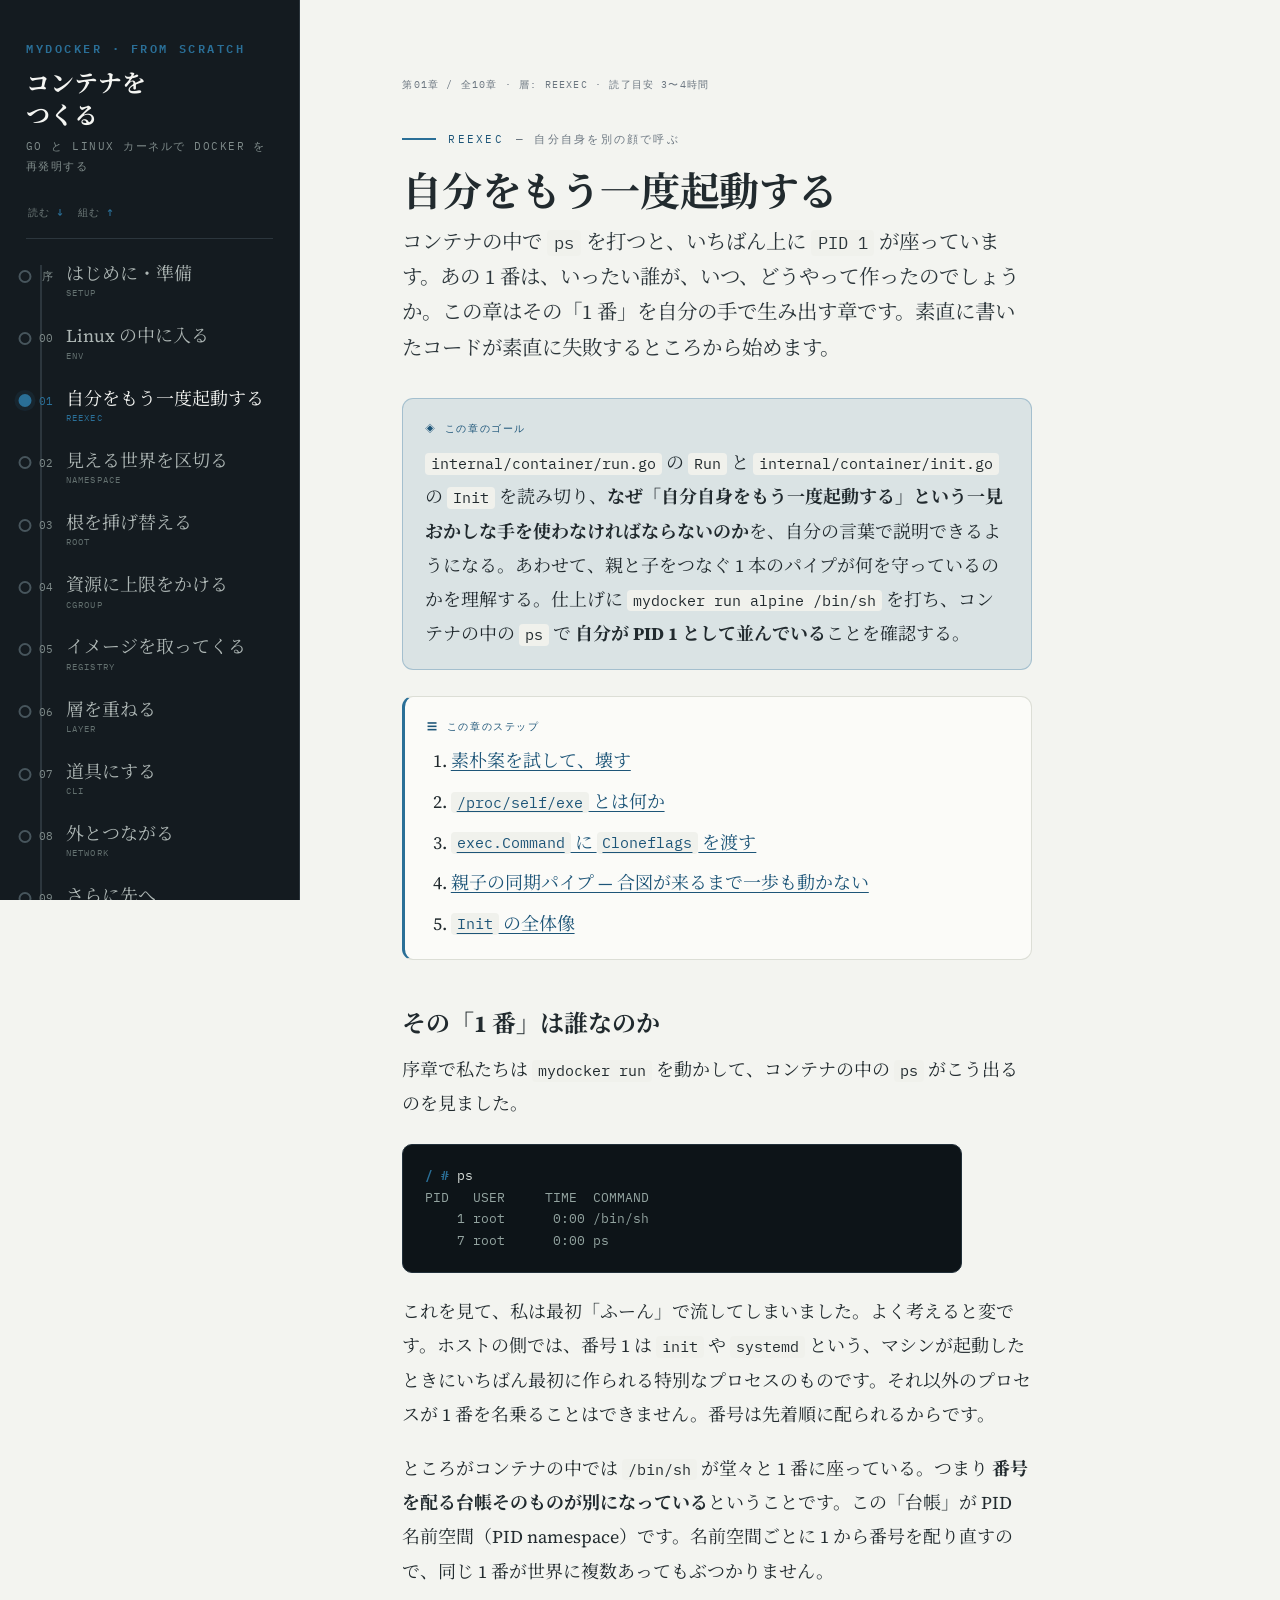
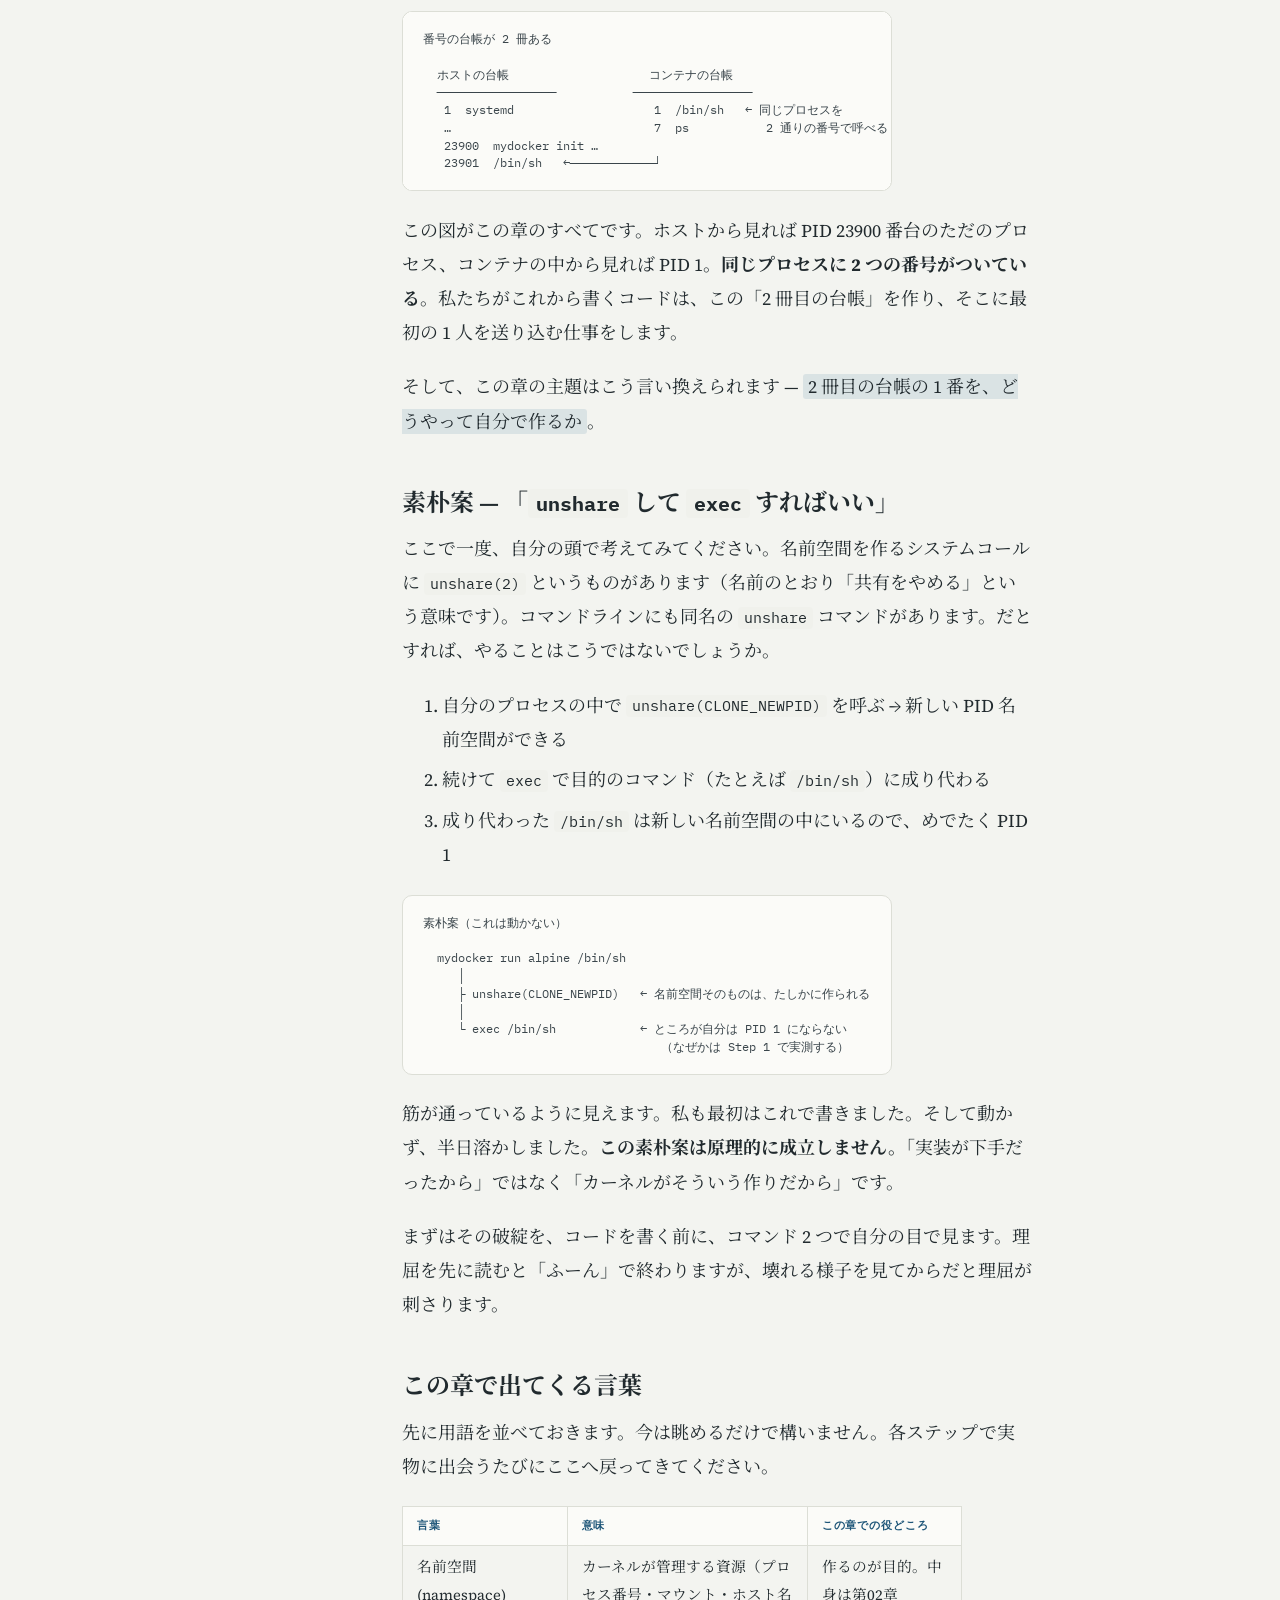
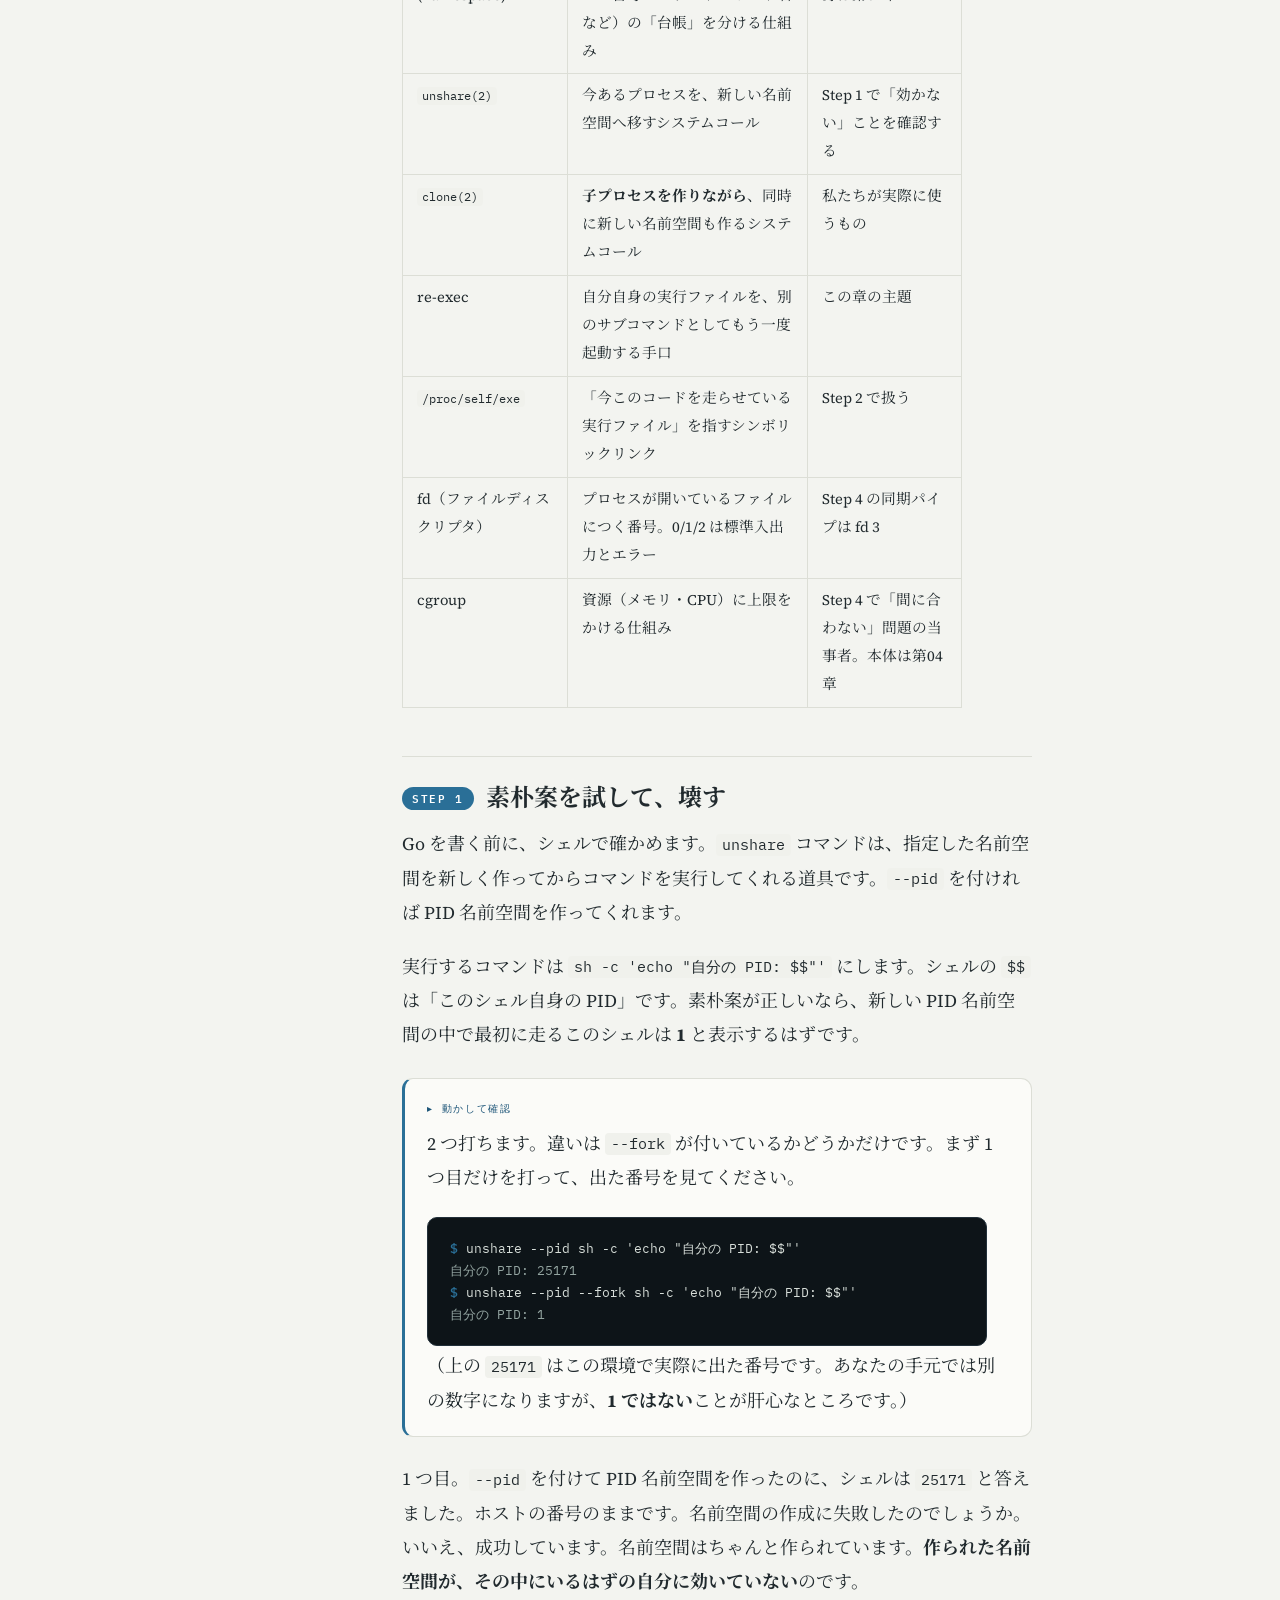
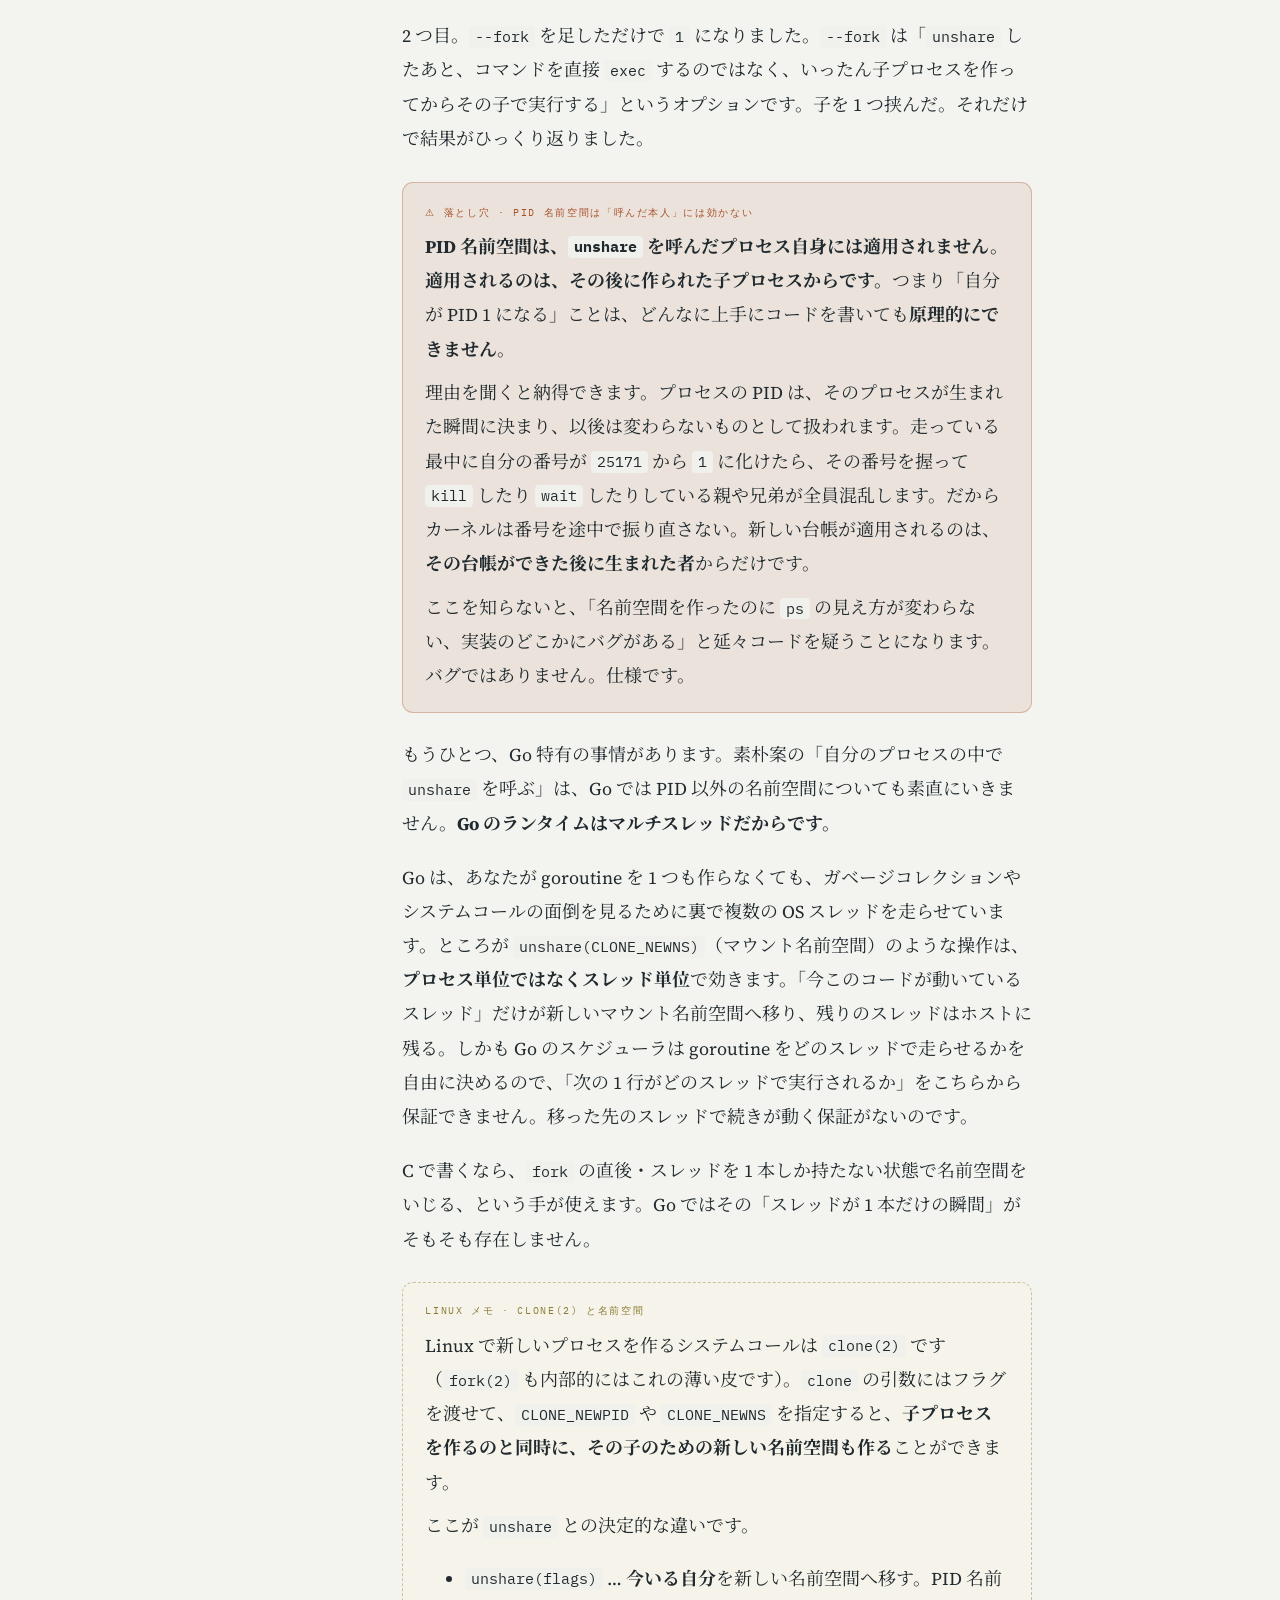
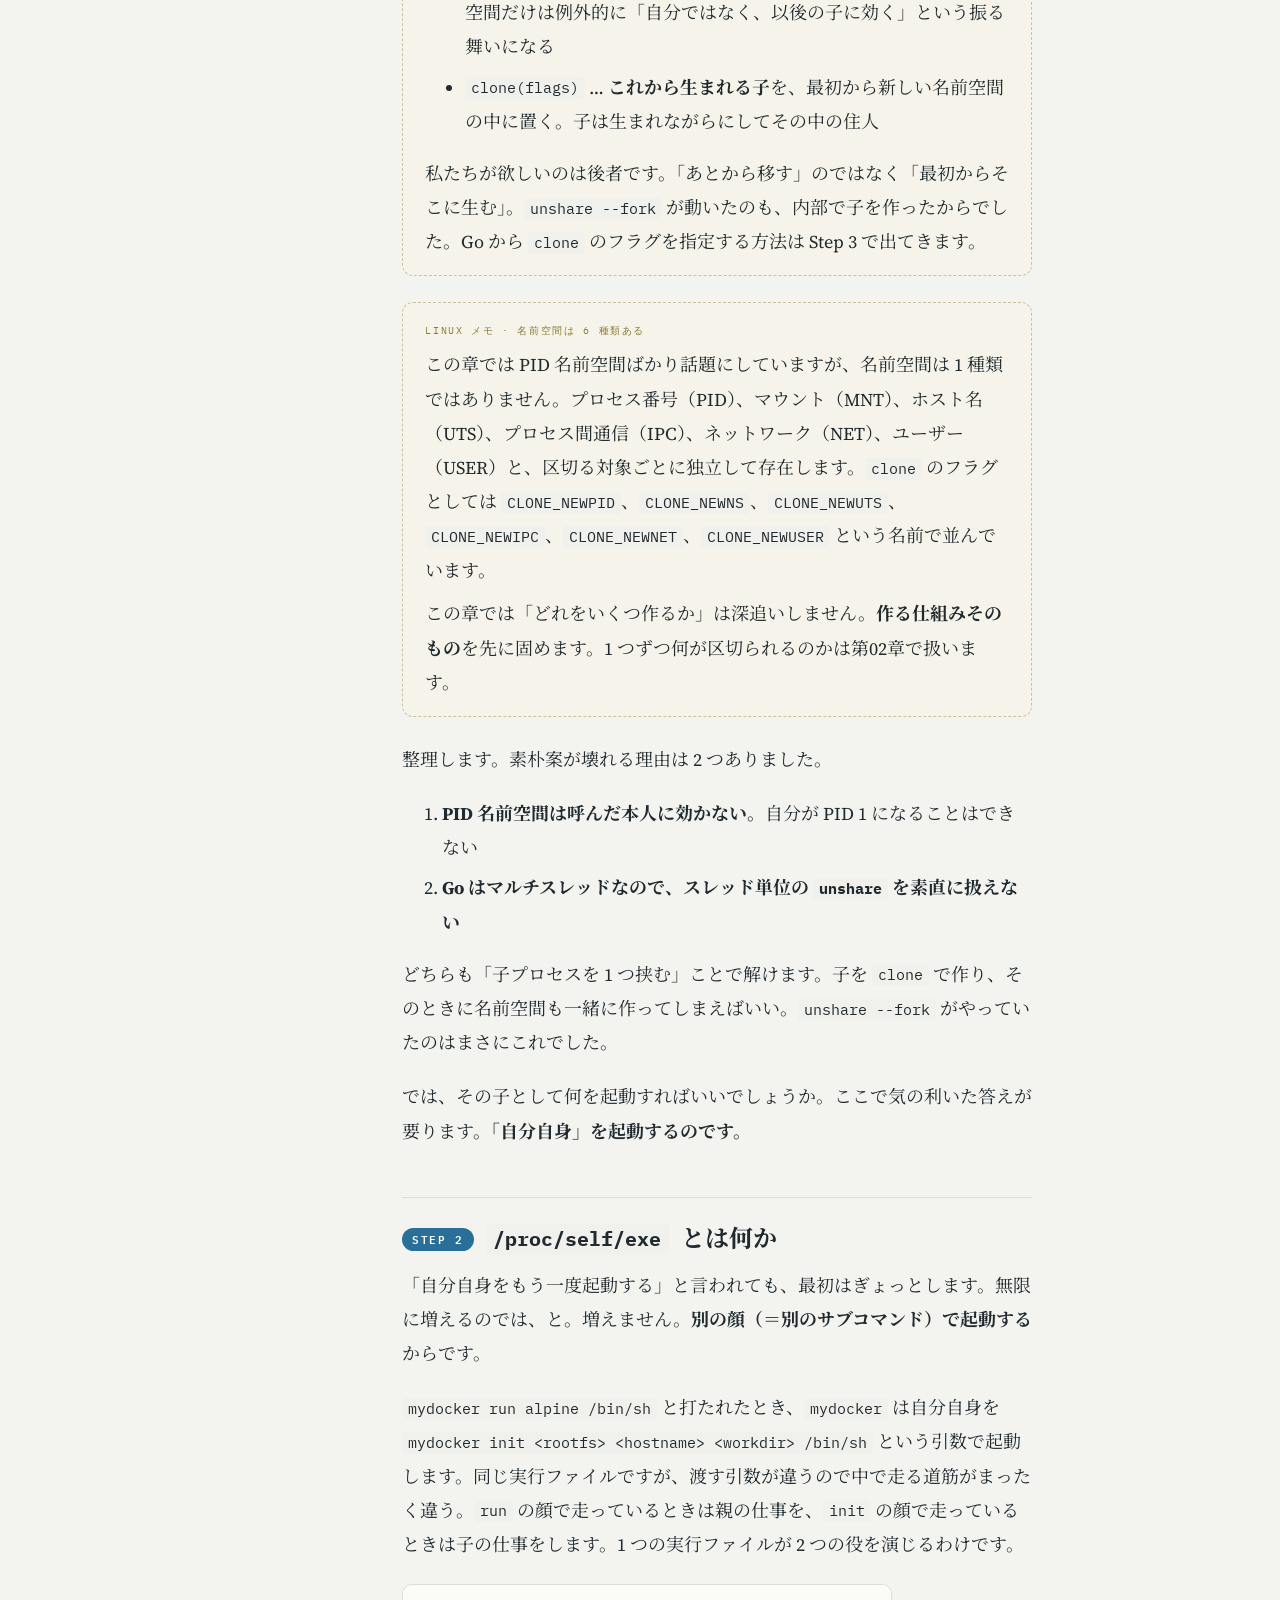
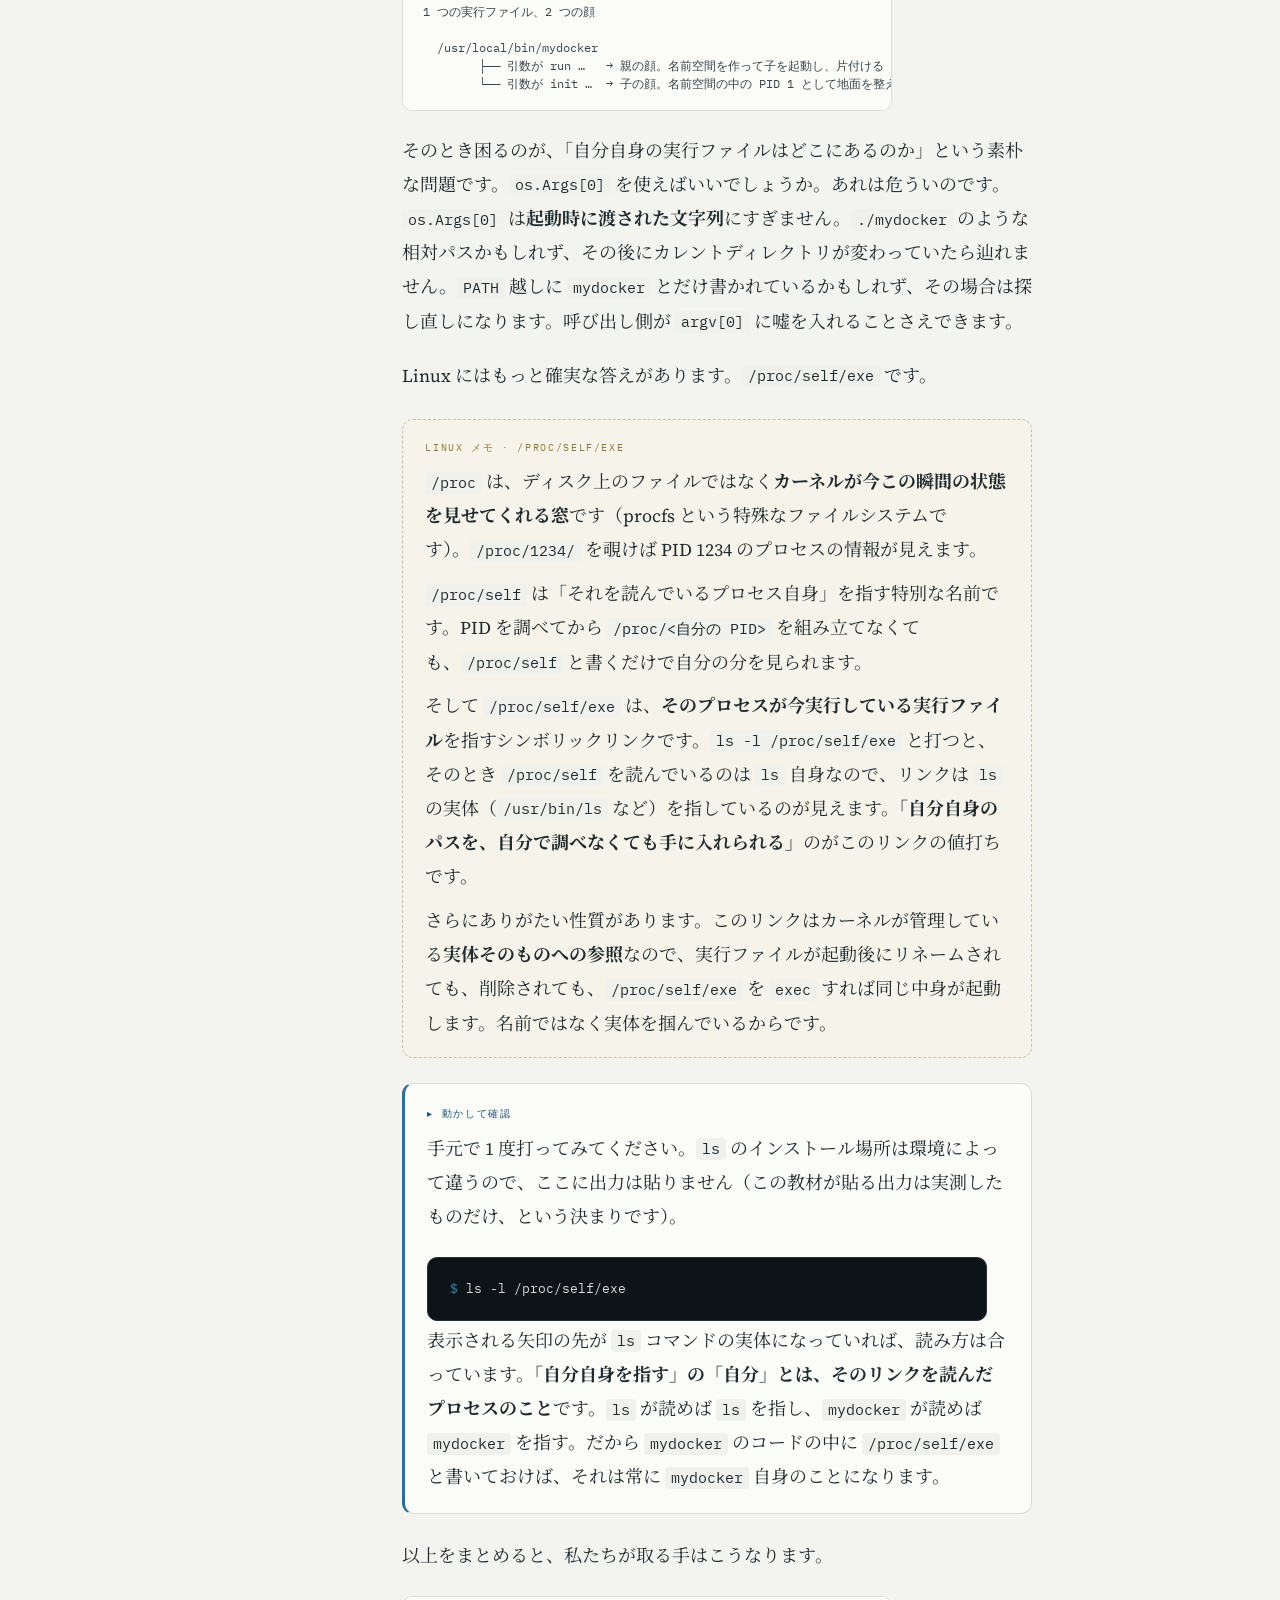
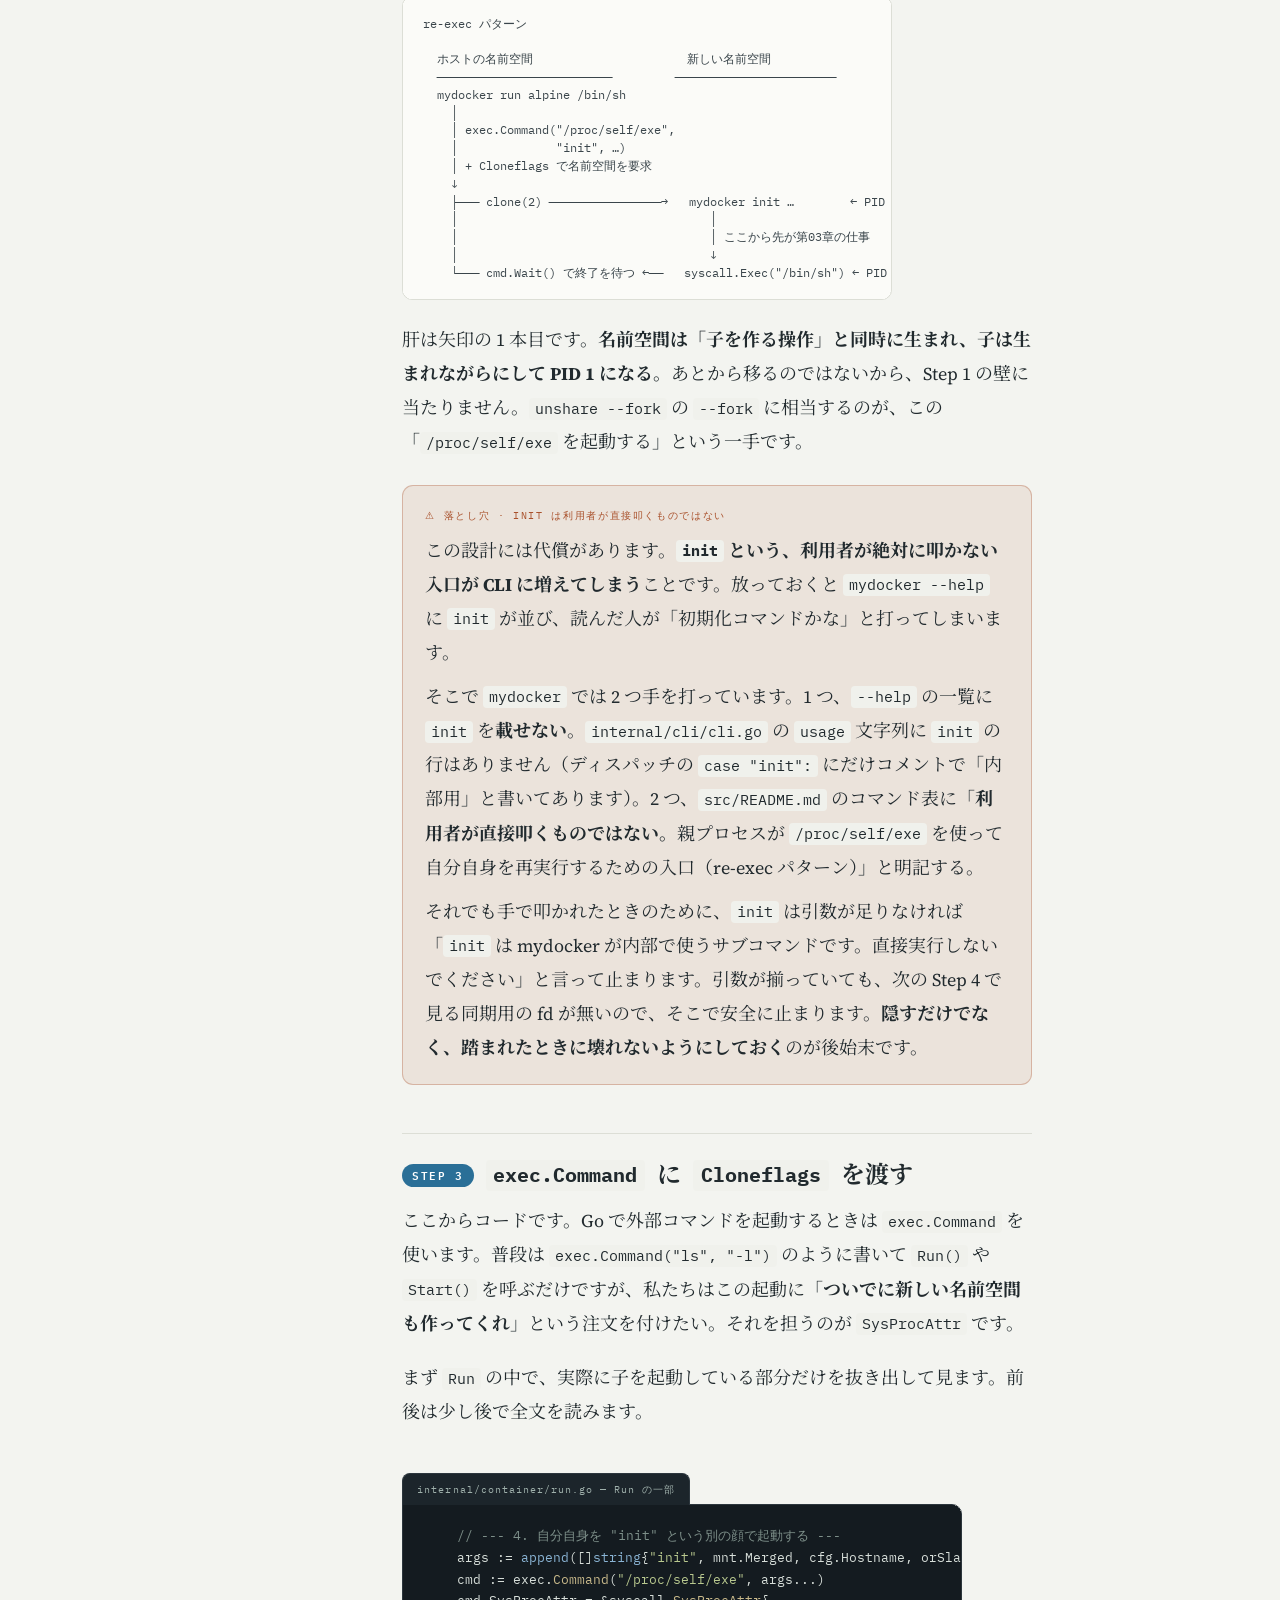
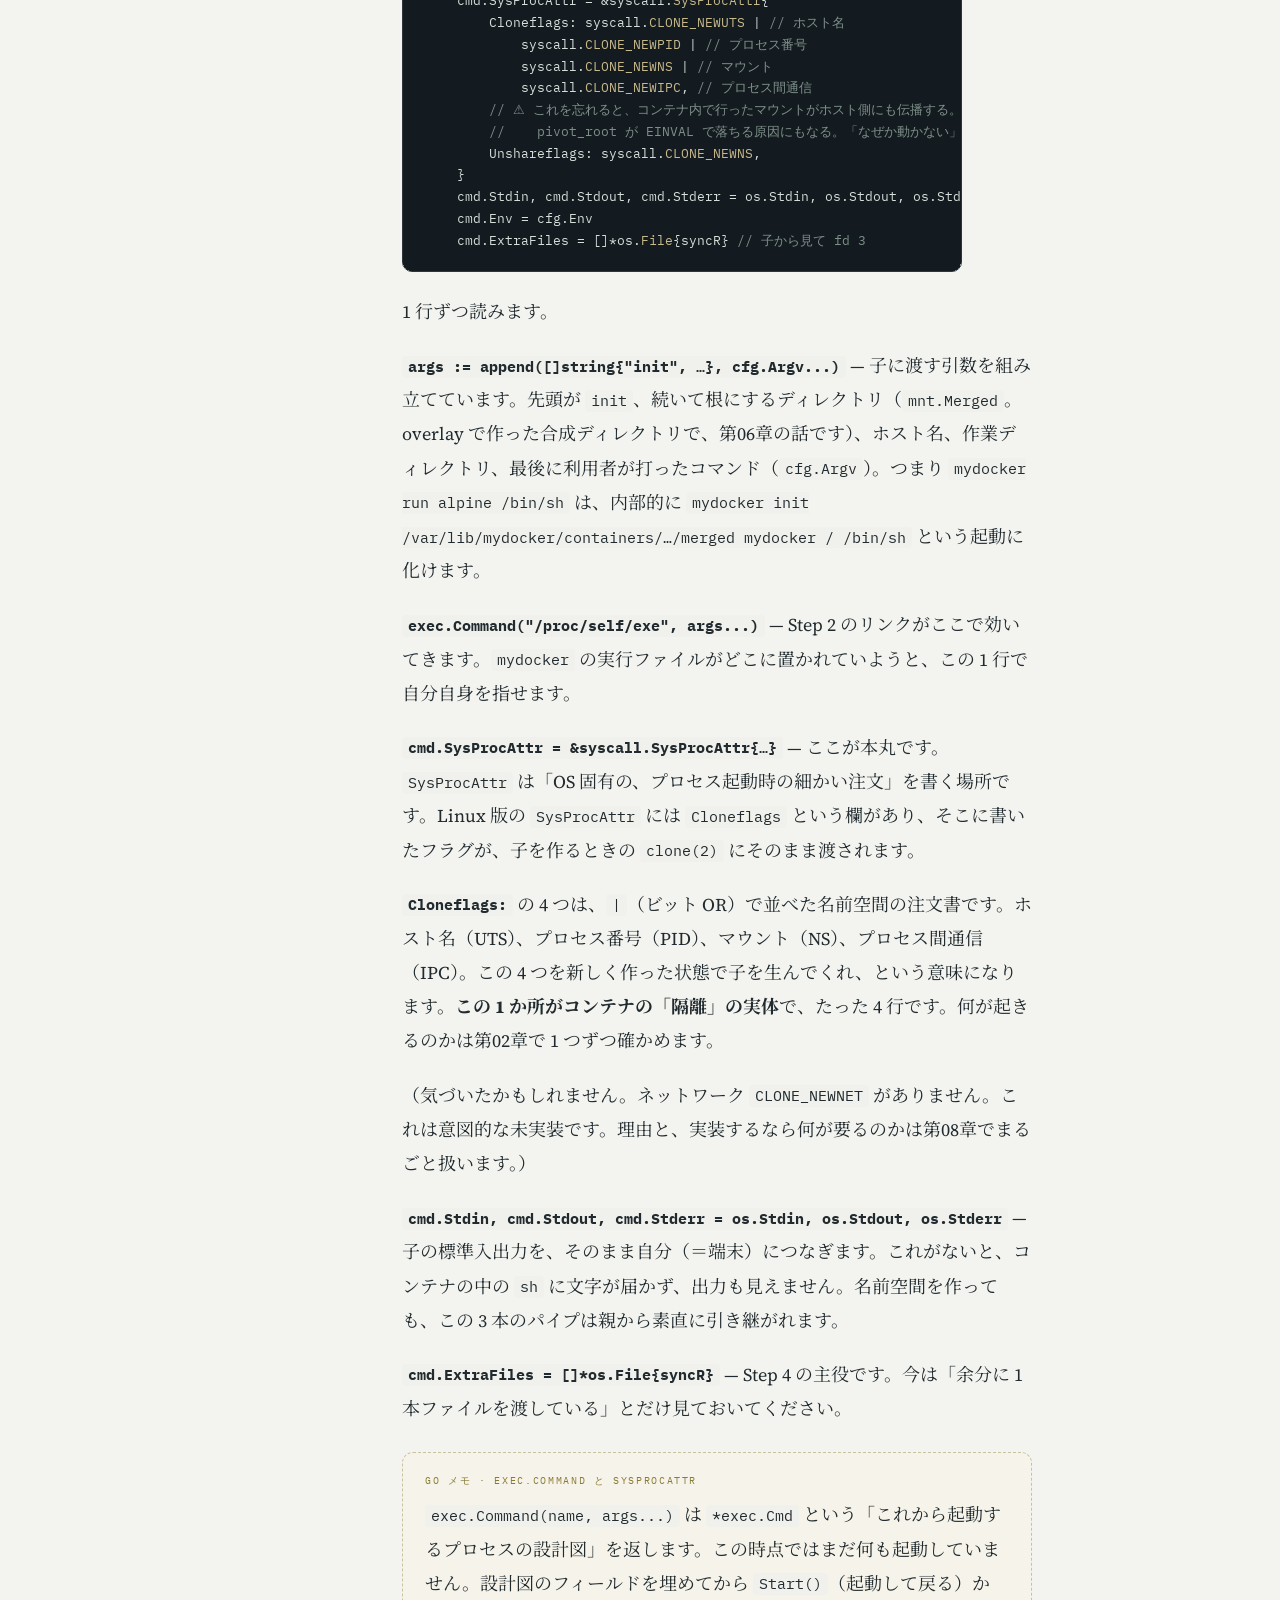
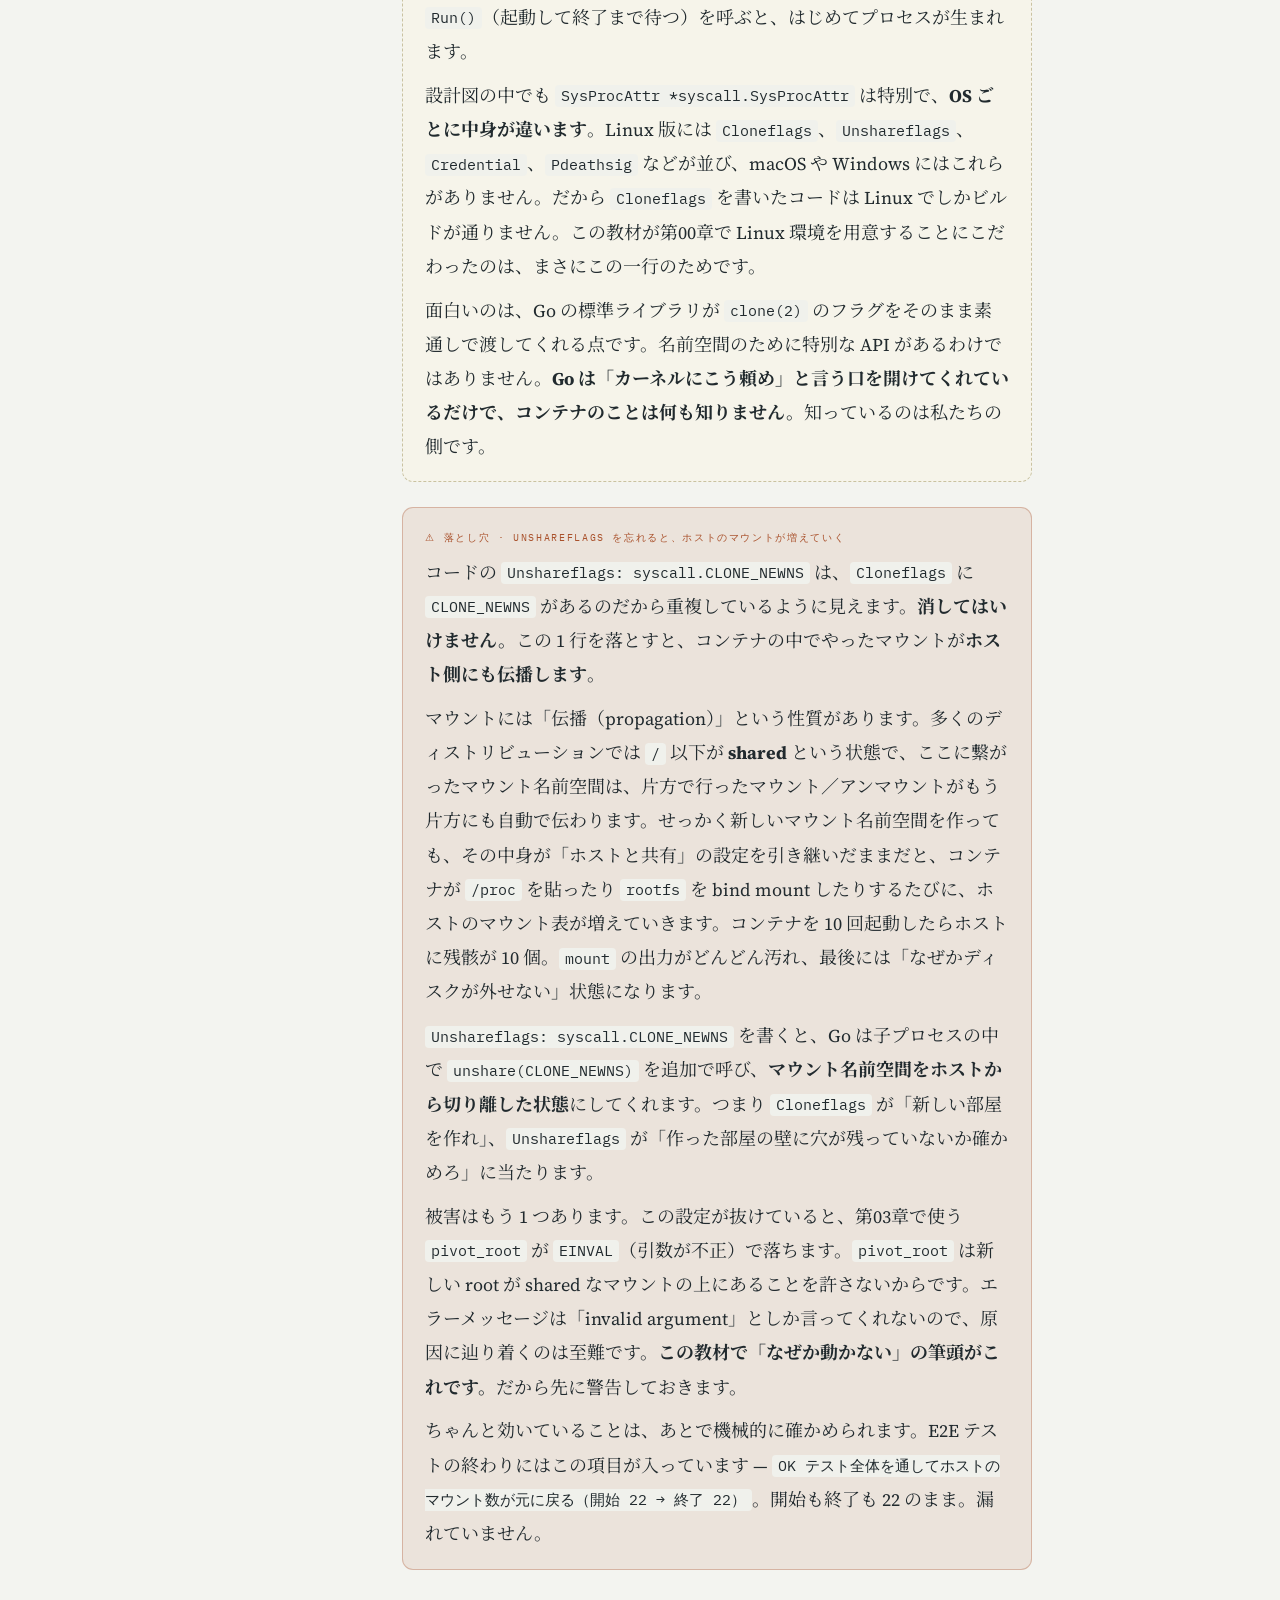
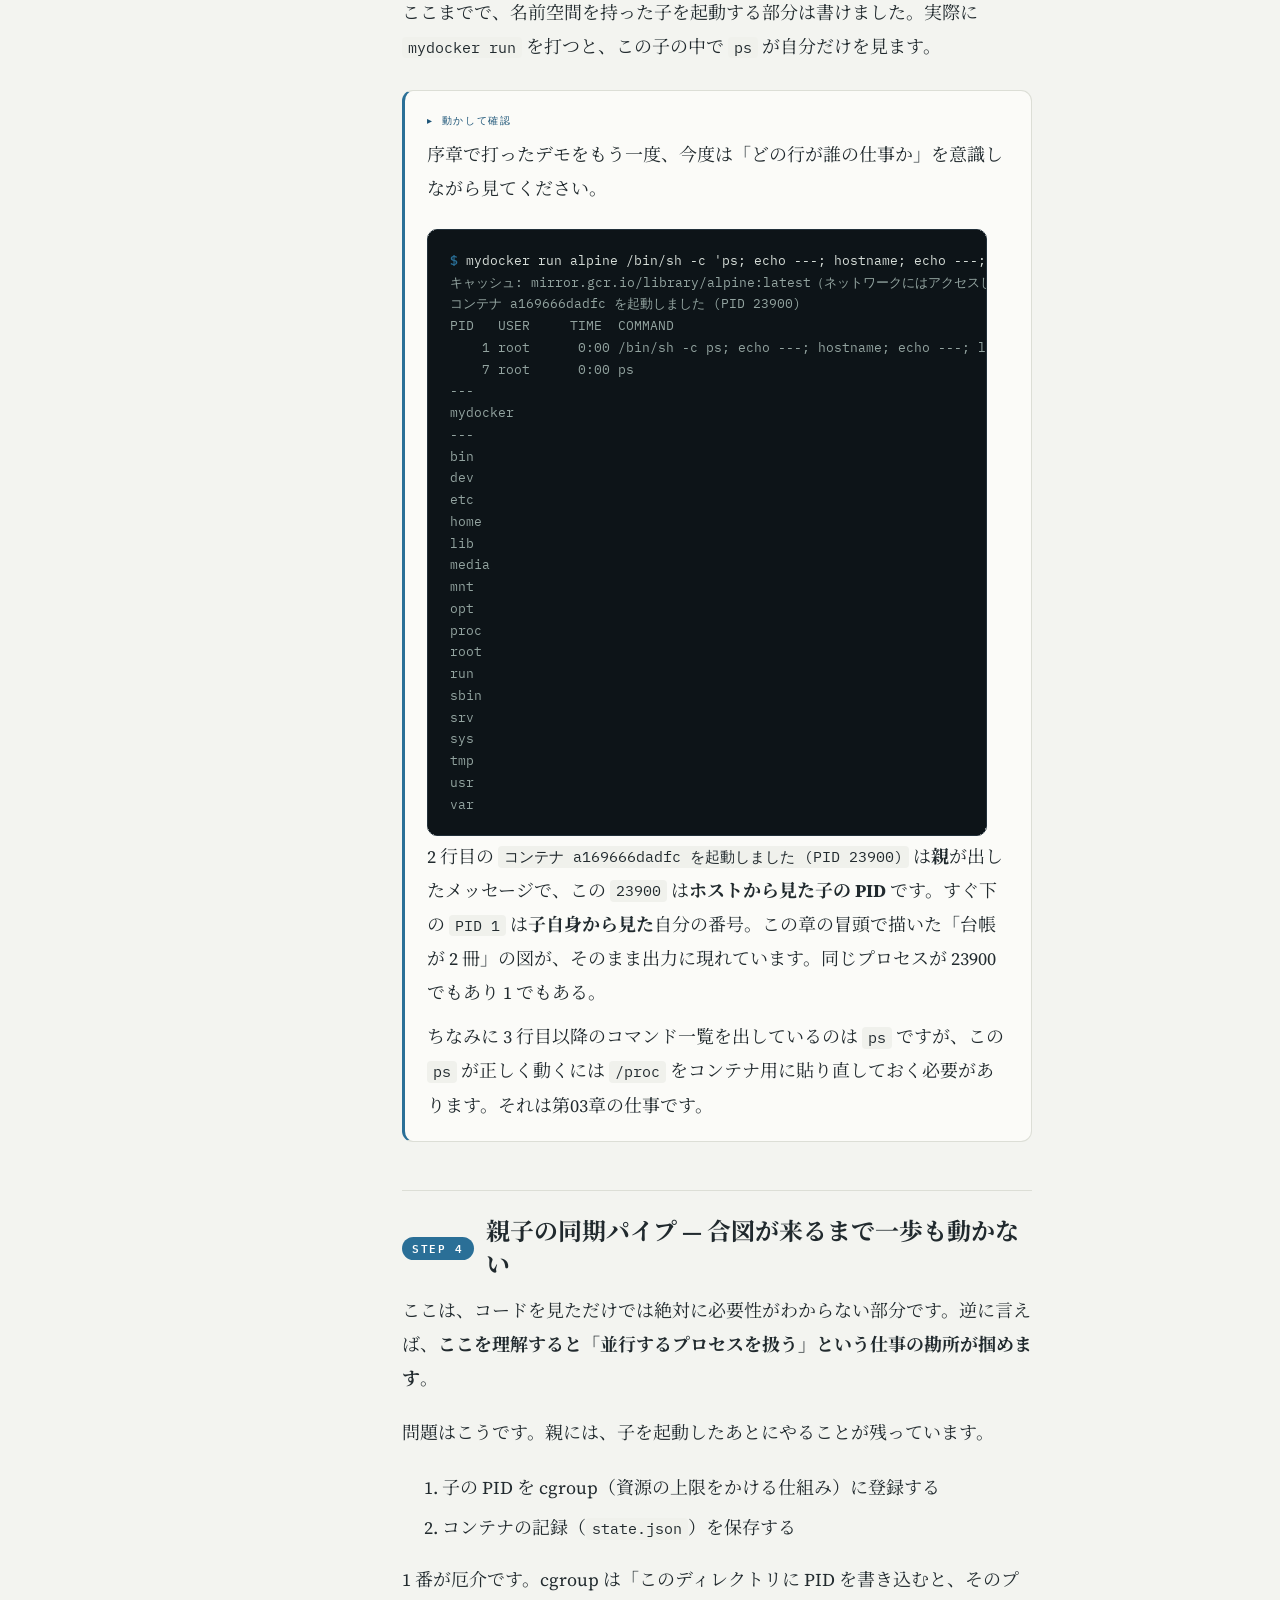
<file: docs/01-reexec.html>
<!DOCTYPE html>
<html lang="ja">
<head>
<meta charset="utf-8">
<meta name="viewport" content="width=device-width, initial-scale=1">
<title>第01章 自分をもう一度起動する — コンテナをつくる</title>
<link rel="preconnect" href="https://fonts.googleapis.com">
<link rel="preconnect" href="https://fonts.gstatic.com" crossorigin>
<link href="https://fonts.googleapis.com/css2?family=IBM+Plex+Mono:wght@400;500;600&family=Source+Serif+4:opsz,wght@8..60,400;8..60,600;8..60,700&family=Noto+Serif+JP:wght@400;600;700&display=swap" rel="stylesheet">
<link rel="stylesheet" href="style.css">
</head>
<body>
<div class="shell">
  <aside class="spine">
    <a class="wordmark" href="index.html">MYDOCKER · from scratch</a>
    <div class="book-title">コンテナを<br>つくる</div>
    <div class="book-sub">Go と Linux カーネルで Docker を再発明する</div>

    <div class="legend"><span>読む <b>↓</b></span><span>組む <b>↑</b></span></div>

    <nav aria-label="目次">
      <ul class="toc">
        <li><a class="nav-item" href="index.html"><span class="nav-num">序</span><span class="nav-label">はじめに・準備<span class="nav-tag">Setup</span></span></a></li>
        <li><a class="nav-item" href="00-env.html"><span class="nav-num">00</span><span class="nav-label">Linux の中に入る<span class="nav-tag">Env</span></span></a></li>
        <li><a class="nav-item current" aria-current="page" href="01-reexec.html"><span class="nav-num">01</span><span class="nav-label">自分をもう一度起動する<span class="nav-tag">Reexec</span></span></a></li>
        <li><a class="nav-item" href="02-namespace.html"><span class="nav-num">02</span><span class="nav-label">見える世界を区切る<span class="nav-tag">Namespace</span></span></a></li>
        <li><a class="nav-item" href="03-pivotroot.html"><span class="nav-num">03</span><span class="nav-label">根を挿げ替える<span class="nav-tag">Root</span></span></a></li>
        <li><a class="nav-item" href="04-cgroup.html"><span class="nav-num">04</span><span class="nav-label">資源に上限をかける<span class="nav-tag">Cgroup</span></span></a></li>
        <li><a class="nav-item" href="05-registry.html"><span class="nav-num">05</span><span class="nav-label">イメージを取ってくる<span class="nav-tag">Registry</span></span></a></li>
        <li><a class="nav-item" href="06-overlay.html"><span class="nav-num">06</span><span class="nav-label">層を重ねる<span class="nav-tag">Layer</span></span></a></li>
        <li><a class="nav-item" href="07-cli.html"><span class="nav-num">07</span><span class="nav-label">道具にする<span class="nav-tag">CLI</span></span></a></li>
        <li><a class="nav-item" href="08-network.html"><span class="nav-num">08</span><span class="nav-label">外とつながる<span class="nav-tag">Network</span></span></a></li>
        <li><a class="nav-item" href="09-beyond.html"><span class="nav-num">09</span><span class="nav-label">さらに先へ<span class="nav-tag">Beyond</span></span></a></li>
      </ul>
    </nav>

    <div class="spine-foot">
      各章は一つの層。<br>隔離する → 根を替える → 締める<br>→ 取ってくる → 重ねる、の順に積む。
    </div>
  </aside>

  <main class="reading">
    <div class="progress-tag">第01章 / 全10章 · 層: REEXEC · 読了目安 3〜4時間</div>
    <div class="eyebrow"><span>Reexec</span><span class="depth">— 自分自身を別の顔で呼ぶ</span></div>
    <h1>自分をもう一度起動する</h1>
    <p class="lede">コンテナの中で <code>ps</code> を打つと、いちばん上に <code>PID 1</code> が座っています。あの 1 番は、いったい誰が、いつ、どうやって作ったのでしょうか。この章はその「1 番」を自分の手で生み出す章です。素直に書いたコードが素直に失敗するところから始めます。</p>

    <div class="box goal"><div class="box-k">◈ この章のゴール</div>
      <p><code>internal/container/run.go</code> の <code>Run</code> と <code>internal/container/init.go</code> の <code>Init</code> を読み切り、<strong>なぜ「自分自身をもう一度起動する」という一見おかしな手を使わなければならないのか</strong>を、自分の言葉で説明できるようになる。あわせて、親と子をつなぐ 1 本のパイプが何を守っているのかを理解する。仕上げに <code>mydocker run alpine /bin/sh</code> を打ち、コンテナの中の <code>ps</code> で <strong>自分が PID 1 として並んでいる</strong>ことを確認する。</p>
    </div>

    <div class="box map"><div class="box-k">☰ この章のステップ</div>
      <ol>
        <li><a href="#step-1">素朴案を試して、壊す</a></li>
        <li><a href="#step-2"><code>/proc/self/exe</code> とは何か</a></li>
        <li><a href="#step-3"><code>exec.Command</code> に <code>Cloneflags</code> を渡す</a></li>
        <li><a href="#step-4">親子の同期パイプ — 合図が来るまで一歩も動かない</a></li>
        <li><a href="#step-5"><code>Init</code> の全体像</a></li>
      </ol>
    </div>

    <h2>その「1 番」は誰なのか</h2>

    <p>序章で私たちは <code>mydocker run</code> を動かして、コンテナの中の <code>ps</code> がこう出るのを見ました。</p>

<pre class="term"><code><span class="ps">/ #</span> ps
<span class="out">PID   USER     TIME  COMMAND
    1 root      0:00 /bin/sh
    7 root      0:00 ps</span></code></pre>

    <p>これを見て、私は最初「ふーん」で流してしまいました。よく考えると変です。ホストの側では、番号 1 は <code>init</code> や <code>systemd</code> という、マシンが起動したときにいちばん最初に作られる特別なプロセスのものです。それ以外のプロセスが 1 番を名乗ることはできません。番号は先着順に配られるからです。</p>

    <p>ところがコンテナの中では <code>/bin/sh</code> が堂々と 1 番に座っている。つまり <strong>番号を配る台帳そのものが別になっている</strong>ということです。この「台帳」が PID 名前空間（PID namespace）です。名前空間ごとに 1 から番号を配り直すので、同じ 1 番が世界に複数あってもぶつかりません。</p>

    <div class="ascii">番号の台帳が 2 冊ある

  ホストの台帳                    コンテナの台帳
  ─────────────────           ─────────────────
   1  systemd                    1  /bin/sh   ← 同じプロセスを
   …                             7  ps           2 通りの番号で呼べる
   23900  mydocker init …
   23901  /bin/sh   ←────────────┘</div>

    <p>この図がこの章のすべてです。ホストから見れば PID 23900 番台のただのプロセス、コンテナの中から見れば PID 1。<strong>同じプロセスに 2 つの番号がついている</strong>。私たちがこれから書くコードは、この「2 冊目の台帳」を作り、そこに最初の 1 人を送り込む仕事をします。</p>

    <p>そして、この章の主題はこう言い換えられます — <em>2 冊目の台帳の 1 番を、どうやって自分で作るか</em>。</p>

    <h2>素朴案 — 「<code>unshare</code> して <code>exec</code> すればいい」</h2>

    <p>ここで一度、自分の頭で考えてみてください。名前空間を作るシステムコールに <code>unshare(2)</code> というものがあります（名前のとおり「共有をやめる」という意味です）。コマンドラインにも同名の <code>unshare</code> コマンドがあります。だとすれば、やることはこうではないでしょうか。</p>

    <ol>
      <li>自分のプロセスの中で <code>unshare(CLONE_NEWPID)</code> を呼ぶ → 新しい PID 名前空間ができる</li>
      <li>続けて <code>exec</code> で目的のコマンド（たとえば <code>/bin/sh</code>）に成り代わる</li>
      <li>成り代わった <code>/bin/sh</code> は新しい名前空間の中にいるので、めでたく PID 1</li>
    </ol>

    <div class="ascii">素朴案（これは動かない）

  mydocker run alpine /bin/sh
     │
     ├ unshare(CLONE_NEWPID)   ← 名前空間そのものは、たしかに作られる
     │
     └ exec /bin/sh            ← ところが自分は PID 1 にならない
                                  （なぜかは Step 1 で実測する）</div>

    <p>筋が通っているように見えます。私も最初はこれで書きました。そして動かず、半日溶かしました。<strong>この素朴案は原理的に成立しません。</strong>「実装が下手だったから」ではなく「カーネルがそういう作りだから」です。</p>

    <p>まずはその破綻を、コードを書く前に、コマンド 2 つで自分の目で見ます。理屈を先に読むと「ふーん」で終わりますが、壊れる様子を見てからだと理屈が刺さります。</p>

    <h2>この章で出てくる言葉</h2>

    <p>先に用語を並べておきます。今は眺めるだけで構いません。各ステップで実物に出会うたびにここへ戻ってきてください。</p>

    <table>
      <tr><th>言葉</th><th>意味</th><th>この章での役どころ</th></tr>
      <tr><td>名前空間<br>(namespace)</td><td>カーネルが管理する資源（プロセス番号・マウント・ホスト名など）の「台帳」を分ける仕組み</td><td>作るのが目的。中身は第02章</td></tr>
      <tr><td><code>unshare(2)</code></td><td>今あるプロセスを、新しい名前空間へ移すシステムコール</td><td>Step 1 で「効かない」ことを確認する</td></tr>
      <tr><td><code>clone(2)</code></td><td><strong>子プロセスを作りながら</strong>、同時に新しい名前空間も作るシステムコール</td><td>私たちが実際に使うもの</td></tr>
      <tr><td>re-exec</td><td>自分自身の実行ファイルを、別のサブコマンドとしてもう一度起動する手口</td><td>この章の主題</td></tr>
      <tr><td><code>/proc/self/exe</code></td><td>「今このコードを走らせている実行ファイル」を指すシンボリックリンク</td><td>Step 2 で扱う</td></tr>
      <tr><td>fd（ファイルディスクリプタ）</td><td>プロセスが開いているファイルにつく番号。0/1/2 は標準入出力とエラー</td><td>Step 4 の同期パイプは fd 3</td></tr>
      <tr><td>cgroup</td><td>資源（メモリ・CPU）に上限をかける仕組み</td><td>Step 4 で「間に合わない」問題の当事者。本体は第04章</td></tr>
    </table>

    <h2 class="step" id="step-1"><span class="step-no">Step 1</span>素朴案を試して、壊す</h2>

    <p>Go を書く前に、シェルで確かめます。<code>unshare</code> コマンドは、指定した名前空間を新しく作ってからコマンドを実行してくれる道具です。<code>--pid</code> を付ければ PID 名前空間を作ってくれます。</p>

    <p>実行するコマンドは <code>sh -c 'echo "自分の PID: $$"'</code> にします。シェルの <code>$$</code> は「このシェル自身の PID」です。素朴案が正しいなら、新しい PID 名前空間の中で最初に走るこのシェルは <strong>1</strong> と表示するはずです。</p>

    <div class="box do"><div class="box-k">▸ 動かして確認</div>
      <p>2 つ打ちます。違いは <code>--fork</code> が付いているかどうかだけです。まず 1 つ目だけを打って、出た番号を見てください。</p>
      <pre class="term"><code><span class="ps">$</span> unshare --pid sh -c 'echo "自分の PID: $$"'
<span class="out">自分の PID: 25171</span>
<span class="ps">$</span> unshare --pid --fork sh -c 'echo "自分の PID: $$"'
<span class="out">自分の PID: 1</span></code></pre>
      <p>（上の <code>25171</code> はこの環境で実際に出た番号です。あなたの手元では別の数字になりますが、<strong>1 ではない</strong>ことが肝心なところです。）</p>
    </div>

    <p>1 つ目。<code>--pid</code> を付けて PID 名前空間を作ったのに、シェルは <code>25171</code> と答えました。ホストの番号のままです。名前空間の作成に失敗したのでしょうか。いいえ、成功しています。名前空間はちゃんと作られています。<strong>作られた名前空間が、その中にいるはずの自分に効いていない</strong>のです。</p>

    <p>2 つ目。<code>--fork</code> を足しただけで <code>1</code> になりました。<code>--fork</code> は「<code>unshare</code> したあと、コマンドを直接 <code>exec</code> するのではなく、いったん子プロセスを作ってからその子で実行する」というオプションです。子を 1 つ挟んだ。それだけで結果がひっくり返りました。</p>

    <div class="box hazard"><div class="box-k">⚠ 落とし穴 · PID 名前空間は「呼んだ本人」には効かない</div>
      <p><strong>PID 名前空間は、<code>unshare</code> を呼んだプロセス自身には適用されません。適用されるのは、その後に作られた子プロセスからです。</strong>つまり「自分が PID 1 になる」ことは、どんなに上手にコードを書いても<strong>原理的にできません</strong>。</p>
      <p>理由を聞くと納得できます。プロセスの PID は、そのプロセスが生まれた瞬間に決まり、以後は変わらないものとして扱われます。走っている最中に自分の番号が <code>25171</code> から <code>1</code> に化けたら、その番号を握って <code>kill</code> したり <code>wait</code> したりしている親や兄弟が全員混乱します。だからカーネルは番号を途中で振り直さない。新しい台帳が適用されるのは、<strong>その台帳ができた後に生まれた者</strong>からだけです。</p>
      <p>ここを知らないと、「名前空間を作ったのに <code>ps</code> の見え方が変わらない、実装のどこかにバグがある」と延々コードを疑うことになります。バグではありません。仕様です。</p>
    </div>

    <p>もうひとつ、Go 特有の事情があります。素朴案の「自分のプロセスの中で <code>unshare</code> を呼ぶ」は、Go では PID 以外の名前空間についても素直にいきません。<strong>Go のランタイムはマルチスレッドだからです。</strong></p>

    <p>Go は、あなたが goroutine を 1 つも作らなくても、ガベージコレクションやシステムコールの面倒を見るために裏で複数の OS スレッドを走らせています。ところが <code>unshare(CLONE_NEWNS)</code>（マウント名前空間）のような操作は、<strong>プロセス単位ではなくスレッド単位</strong>で効きます。「今このコードが動いているスレッド」だけが新しいマウント名前空間へ移り、残りのスレッドはホストに残る。しかも Go のスケジューラは goroutine をどのスレッドで走らせるかを自由に決めるので、「次の 1 行がどのスレッドで実行されるか」をこちらから保証できません。移った先のスレッドで続きが動く保証がないのです。</p>

    <p>C で書くなら、<code>fork</code> の直後・スレッドを 1 本しか持たない状態で名前空間をいじる、という手が使えます。Go ではその「スレッドが 1 本だけの瞬間」がそもそも存在しません。</p>

    <div class="gonote"><div class="box-k">LINUX メモ · clone(2) と名前空間</div>
      <p>Linux で新しいプロセスを作るシステムコールは <code>clone(2)</code> です（<code>fork(2)</code> も内部的にはこれの薄い皮です）。<code>clone</code> の引数にはフラグを渡せて、<code>CLONE_NEWPID</code> や <code>CLONE_NEWNS</code> を指定すると、<strong>子プロセスを作るのと同時に、その子のための新しい名前空間も作る</strong>ことができます。</p>
      <p>ここが <code>unshare</code> との決定的な違いです。</p>
      <ul>
        <li><code>unshare(flags)</code> … <strong>今いる自分</strong>を新しい名前空間へ移す。PID 名前空間だけは例外的に「自分ではなく、以後の子に効く」という振る舞いになる</li>
        <li><code>clone(flags)</code> … <strong>これから生まれる子</strong>を、最初から新しい名前空間の中に置く。子は生まれながらにしてその中の住人</li>
      </ul>
      <p>私たちが欲しいのは後者です。「あとから移す」のではなく「最初からそこに生む」。<code>unshare --fork</code> が動いたのも、内部で子を作ったからでした。Go から <code>clone</code> のフラグを指定する方法は Step 3 で出てきます。</p>
    </div>

    <div class="gonote"><div class="box-k">LINUX メモ · 名前空間は 6 種類ある</div>
      <p>この章では PID 名前空間ばかり話題にしていますが、名前空間は 1 種類ではありません。プロセス番号（PID）、マウント（MNT）、ホスト名（UTS）、プロセス間通信（IPC）、ネットワーク（NET）、ユーザー（USER）と、区切る対象ごとに独立して存在します。<code>clone</code> のフラグとしては <code>CLONE_NEWPID</code>、<code>CLONE_NEWNS</code>、<code>CLONE_NEWUTS</code>、<code>CLONE_NEWIPC</code>、<code>CLONE_NEWNET</code>、<code>CLONE_NEWUSER</code> という名前で並んでいます。</p>
      <p>この章では「どれをいくつ作るか」は深追いしません。<strong>作る仕組みそのもの</strong>を先に固めます。1 つずつ何が区切られるのかは第02章で扱います。</p>
    </div>

    <p>整理します。素朴案が壊れる理由は 2 つありました。</p>

    <ol>
      <li><strong>PID 名前空間は呼んだ本人に効かない。</strong>自分が PID 1 になることはできない</li>
      <li><strong>Go はマルチスレッドなので、スレッド単位の <code>unshare</code> を素直に扱えない</strong></li>
    </ol>

    <p>どちらも「子プロセスを 1 つ挟む」ことで解けます。子を <code>clone</code> で作り、そのときに名前空間も一緒に作ってしまえばいい。<code>unshare --fork</code> がやっていたのはまさにこれでした。</p>

    <p>では、その子として何を起動すればいいでしょうか。ここで気の利いた答えが要ります。<strong>「自分自身」を起動するのです。</strong></p>

    <h2 class="step" id="step-2"><span class="step-no">Step 2</span><code>/proc/self/exe</code> とは何か</h2>

    <p>「自分自身をもう一度起動する」と言われても、最初はぎょっとします。無限に増えるのでは、と。増えません。<strong>別の顔（＝別のサブコマンド）で起動する</strong>からです。</p>

    <p><code>mydocker run alpine /bin/sh</code> と打たれたとき、<code>mydocker</code> は自分自身を <code>mydocker init &lt;rootfs&gt; &lt;hostname&gt; &lt;workdir&gt; /bin/sh</code> という引数で起動します。同じ実行ファイルですが、渡す引数が違うので中で走る道筋がまったく違う。<code>run</code> の顔で走っているときは親の仕事を、<code>init</code> の顔で走っているときは子の仕事をします。1 つの実行ファイルが 2 つの役を演じるわけです。</p>

    <div class="ascii">1 つの実行ファイル、2 つの顔

  /usr/local/bin/mydocker
        ├── 引数が run …   → 親の顔。名前空間を作って子を起動し、片付ける
        └── 引数が init …  → 子の顔。名前空間の中の PID 1 として地面を整える</div>

    <p>そのとき困るのが、「自分自身の実行ファイルはどこにあるのか」という素朴な問題です。<code>os.Args[0]</code> を使えばいいでしょうか。あれは危ういのです。<code>os.Args[0]</code> は<strong>起動時に渡された文字列</strong>にすぎません。<code>./mydocker</code> のような相対パスかもしれず、その後にカレントディレクトリが変わっていたら辿れません。<code>PATH</code> 越しに <code>mydocker</code> とだけ書かれているかもしれず、その場合は探し直しになります。呼び出し側が <code>argv[0]</code> に嘘を入れることさえできます。</p>

    <p>Linux にはもっと確実な答えがあります。<code>/proc/self/exe</code> です。</p>

    <div class="gonote"><div class="box-k">LINUX メモ · /proc/self/exe</div>
      <p><code>/proc</code> は、ディスク上のファイルではなく<strong>カーネルが今この瞬間の状態を見せてくれる窓</strong>です（procfs という特殊なファイルシステムです）。<code>/proc/1234/</code> を覗けば PID 1234 のプロセスの情報が見えます。</p>
      <p><code>/proc/self</code> は「それを読んでいるプロセス自身」を指す特別な名前です。PID を調べてから <code>/proc/&lt;自分の PID&gt;</code> を組み立てなくても、<code>/proc/self</code> と書くだけで自分の分を見られます。</p>
      <p>そして <code>/proc/self/exe</code> は、<strong>そのプロセスが今実行している実行ファイル</strong>を指すシンボリックリンクです。<code>ls -l /proc/self/exe</code> と打つと、そのとき <code>/proc/self</code> を読んでいるのは <code>ls</code> 自身なので、リンクは <code>ls</code> の実体（<code>/usr/bin/ls</code> など）を指しているのが見えます。<strong>「自分自身のパスを、自分で調べなくても手に入れられる」</strong>のがこのリンクの値打ちです。</p>
      <p>さらにありがたい性質があります。このリンクはカーネルが管理している<strong>実体そのものへの参照</strong>なので、実行ファイルが起動後にリネームされても、削除されても、<code>/proc/self/exe</code> を <code>exec</code> すれば同じ中身が起動します。名前ではなく実体を掴んでいるからです。</p>
    </div>

    <div class="box do"><div class="box-k">▸ 動かして確認</div>
      <p>手元で 1 度打ってみてください。<code>ls</code> のインストール場所は環境によって違うので、ここに出力は貼りません（この教材が貼る出力は実測したものだけ、という決まりです）。</p>
      <pre class="term"><code><span class="ps">$</span> ls -l /proc/self/exe</code></pre>
      <p>表示される矢印の先が <code>ls</code> コマンドの実体になっていれば、読み方は合っています。<strong>「自分自身を指す」の「自分」とは、そのリンクを読んだプロセスのこと</strong>です。<code>ls</code> が読めば <code>ls</code> を指し、<code>mydocker</code> が読めば <code>mydocker</code> を指す。だから <code>mydocker</code> のコードの中に <code>/proc/self/exe</code> と書いておけば、それは常に <code>mydocker</code> 自身のことになります。</p>
    </div>

    <p>以上をまとめると、私たちが取る手はこうなります。</p>

    <div class="ascii">re-exec パターン

  ホストの名前空間                      新しい名前空間
  ─────────────────────────         ───────────────────────
  mydocker run alpine /bin/sh
    │
    │ exec.Command("/proc/self/exe",
    │              "init", …)
    │ + Cloneflags で名前空間を要求
    ↓
    ├─── clone(2) ────────────────→   mydocker init …        ← PID 1
    │                                    │
    │                                    │ ここから先が第03章の仕事
    │                                    ↓
    └─── cmd.Wait() で終了を待つ ←──   syscall.Exec("/bin/sh") ← PID 1 のまま</div>

    <p>肝は矢印の 1 本目です。<strong>名前空間は「子を作る操作」と同時に生まれ、子は生まれながらにして PID 1 になる。</strong>あとから移るのではないから、Step 1 の壁に当たりません。<code>unshare --fork</code> の <code>--fork</code> に相当するのが、この「<code>/proc/self/exe</code> を起動する」という一手です。</p>

    <div class="box hazard"><div class="box-k">⚠ 落とし穴 · init は利用者が直接叩くものではない</div>
      <p>この設計には代償があります。<strong><code>init</code> という、利用者が絶対に叩かない入口が CLI に増えてしまう</strong>ことです。放っておくと <code>mydocker --help</code> に <code>init</code> が並び、読んだ人が「初期化コマンドかな」と打ってしまいます。</p>
      <p>そこで <code>mydocker</code> では 2 つ手を打っています。1 つ、<code>--help</code> の一覧に <code>init</code> を<strong>載せない</strong>。<code>internal/cli/cli.go</code> の <code>usage</code> 文字列に <code>init</code> の行はありません（ディスパッチの <code>case "init":</code> にだけコメントで「内部用」と書いてあります）。2 つ、<code>src/README.md</code> のコマンド表に「<strong>利用者が直接叩くものではない。</strong>親プロセスが <code>/proc/self/exe</code> を使って自分自身を再実行するための入口（re-exec パターン）」と明記する。</p>
      <p>それでも手で叩かれたときのために、<code>init</code> は引数が足りなければ「<code>init</code> は mydocker が内部で使うサブコマンドです。直接実行しないでください」と言って止まります。引数が揃っていても、次の Step 4 で見る同期用の fd が無いので、そこで安全に止まります。<strong>隠すだけでなく、踏まれたときに壊れないようにしておく</strong>のが後始末です。</p>
    </div>

    <h2 class="step" id="step-3"><span class="step-no">Step 3</span><code>exec.Command</code> に <code>Cloneflags</code> を渡す</h2>

    <p>ここからコードです。Go で外部コマンドを起動するときは <code>exec.Command</code> を使います。普段は <code>exec.Command("ls", "-l")</code> のように書いて <code>Run()</code> や <code>Start()</code> を呼ぶだけですが、私たちはこの起動に「<strong>ついでに新しい名前空間も作ってくれ</strong>」という注文を付けたい。それを担うのが <code>SysProcAttr</code> です。</p>

    <p>まず <code>Run</code> の中で、実際に子を起動している部分だけを抜き出して見ます。前後は少し後で全文を読みます。</p>

    <div class="file-tag">internal/container/run.go — Run の一部</div>
<pre><code>	<span class="cm">// --- 4. 自分自身を "init" という別の顔で起動する ---</span>
	args := <span class="kw">append</span>([]<span class="kw">string</span>{<span class="st">"init"</span>, mnt.Merged, cfg.Hostname, orSlash(cfg.Workdir)}, cfg.Argv...)
	cmd := exec.<span class="ty">Command</span>(<span class="st">"/proc/self/exe"</span>, args...)
	cmd.SysProcAttr = &amp;syscall.<span class="ty">SysProcAttr</span>{
		Cloneflags: syscall.<span class="ty">CLONE_NEWUTS</span> | <span class="cm">// ホスト名</span>
			syscall.<span class="ty">CLONE_NEWPID</span> | <span class="cm">// プロセス番号</span>
			syscall.<span class="ty">CLONE_NEWNS</span> | <span class="cm">// マウント</span>
			syscall.<span class="ty">CLONE_NEWIPC</span>, <span class="cm">// プロセス間通信</span>
		<span class="cm">// ⚠ これを忘れると、コンテナ内で行ったマウントがホスト側にも伝播する。</span>
		<span class="cm">//    pivot_root が EINVAL で落ちる原因にもなる。「なぜか動かない」の筆頭。</span>
		Unshareflags: syscall.<span class="ty">CLONE_NEWNS</span>,
	}
	cmd.Stdin, cmd.Stdout, cmd.Stderr = os.Stdin, os.Stdout, os.Stderr
	cmd.Env = cfg.Env
	cmd.ExtraFiles = []*os.<span class="ty">File</span>{syncR} <span class="cm">// 子から見て fd 3</span></code></pre>

    <p>1 行ずつ読みます。</p>

    <p><strong><code>args := append([]string{"init", …}, cfg.Argv...)</code></strong> — 子に渡す引数を組み立てています。先頭が <code>init</code>、続いて根にするディレクトリ（<code>mnt.Merged</code>。overlay で作った合成ディレクトリで、第06章の話です）、ホスト名、作業ディレクトリ、最後に利用者が打ったコマンド（<code>cfg.Argv</code>）。つまり <code>mydocker run alpine /bin/sh</code> は、内部的に <code>mydocker init /var/lib/mydocker/containers/…/merged mydocker / /bin/sh</code> という起動に化けます。</p>

    <p><strong><code>exec.Command("/proc/self/exe", args...)</code></strong> — Step 2 のリンクがここで効いてきます。<code>mydocker</code> の実行ファイルがどこに置かれていようと、この 1 行で自分自身を指せます。</p>

    <p><strong><code>cmd.SysProcAttr = &amp;syscall.SysProcAttr{…}</code></strong> — ここが本丸です。<code>SysProcAttr</code> は「OS 固有の、プロセス起動時の細かい注文」を書く場所です。Linux 版の <code>SysProcAttr</code> には <code>Cloneflags</code> という欄があり、そこに書いたフラグが、子を作るときの <code>clone(2)</code> にそのまま渡されます。</p>

    <p><strong><code>Cloneflags:</code></strong> の 4 つは、<code>|</code>（ビット OR）で並べた名前空間の注文書です。ホスト名（UTS）、プロセス番号（PID）、マウント（NS）、プロセス間通信（IPC）。この 4 つを新しく作った状態で子を生んでくれ、という意味になります。<strong>この 1 か所がコンテナの「隔離」の実体</strong>で、たった 4 行です。何が起きるのかは第02章で 1 つずつ確かめます。</p>

    <p>（気づいたかもしれません。ネットワーク <code>CLONE_NEWNET</code> がありません。これは意図的な未実装です。理由と、実装するなら何が要るのかは第08章でまるごと扱います。）</p>

    <p><strong><code>cmd.Stdin, cmd.Stdout, cmd.Stderr = os.Stdin, os.Stdout, os.Stderr</code></strong> — 子の標準入出力を、そのまま自分（＝端末）につなぎます。これがないと、コンテナの中の <code>sh</code> に文字が届かず、出力も見えません。名前空間を作っても、この 3 本のパイプは親から素直に引き継がれます。</p>

    <p><strong><code>cmd.ExtraFiles = []*os.File{syncR}</code></strong> — Step 4 の主役です。今は「余分に 1 本ファイルを渡している」とだけ見ておいてください。</p>

    <div class="gonote"><div class="box-k">GO メモ · exec.Command と SysProcAttr</div>
      <p><code>exec.Command(name, args...)</code> は <code>*exec.Cmd</code> という「これから起動するプロセスの設計図」を返します。この時点ではまだ何も起動していません。設計図のフィールドを埋めてから <code>Start()</code>（起動して戻る）か <code>Run()</code>（起動して終了まで待つ）を呼ぶと、はじめてプロセスが生まれます。</p>
      <p>設計図の中でも <code>SysProcAttr *syscall.SysProcAttr</code> は特別で、<strong>OS ごとに中身が違います</strong>。Linux 版には <code>Cloneflags</code>、<code>Unshareflags</code>、<code>Credential</code>、<code>Pdeathsig</code> などが並び、macOS や Windows にはこれらがありません。だから <code>Cloneflags</code> を書いたコードは Linux でしかビルドが通りません。この教材が第00章で Linux 環境を用意することにこだわったのは、まさにこの一行のためです。</p>
      <p>面白いのは、Go の標準ライブラリが <code>clone(2)</code> のフラグをそのまま素通しで渡してくれる点です。名前空間のために特別な API があるわけではありません。<strong>Go は「カーネルにこう頼め」と言う口を開けてくれているだけで、コンテナのことは何も知りません。</strong>知っているのは私たちの側です。</p>
    </div>

    <div class="box hazard"><div class="box-k">⚠ 落とし穴 · Unshareflags を忘れると、ホストのマウントが増えていく</div>
      <p>コードの <code>Unshareflags: syscall.CLONE_NEWNS</code> は、<code>Cloneflags</code> に <code>CLONE_NEWNS</code> があるのだから重複しているように見えます。<strong>消してはいけません。</strong>この 1 行を落とすと、コンテナの中でやったマウントが<strong>ホスト側にも伝播します</strong>。</p>
      <p>マウントには「伝播（propagation）」という性質があります。多くのディストリビューションでは <code>/</code> 以下が <strong>shared</strong> という状態で、ここに繋がったマウント名前空間は、片方で行ったマウント／アンマウントがもう片方にも自動で伝わります。せっかく新しいマウント名前空間を作っても、その中身が「ホストと共有」の設定を引き継いだままだと、コンテナが <code>/proc</code> を貼ったり <code>rootfs</code> を bind mount したりするたびに、ホストのマウント表が増えていきます。コンテナを 10 回起動したらホストに残骸が 10 個。<code>mount</code> の出力がどんどん汚れ、最後には「なぜかディスクが外せない」状態になります。</p>
      <p><code>Unshareflags: syscall.CLONE_NEWNS</code> を書くと、Go は子プロセスの中で <code>unshare(CLONE_NEWNS)</code> を追加で呼び、<strong>マウント名前空間をホストから切り離した状態</strong>にしてくれます。つまり <code>Cloneflags</code> が「新しい部屋を作れ」、<code>Unshareflags</code> が「作った部屋の壁に穴が残っていないか確かめろ」に当たります。</p>
      <p>被害はもう 1 つあります。この設定が抜けていると、第03章で使う <code>pivot_root</code> が <code>EINVAL</code>（引数が不正）で落ちます。<code>pivot_root</code> は新しい root が shared なマウントの上にあることを許さないからです。エラーメッセージは「invalid argument」としか言ってくれないので、原因に辿り着くのは至難です。<strong>この教材で「なぜか動かない」の筆頭がこれです。</strong>だから先に警告しておきます。</p>
      <p>ちゃんと効いていることは、あとで機械的に確かめられます。E2E テストの終わりにはこの項目が入っています — <code>OK   テスト全体を通してホストのマウント数が元に戻る（開始 22 → 終了 22）</code>。開始も終了も 22 のまま。漏れていません。</p>
    </div>

    <p>ここまでで、名前空間を持った子を起動する部分は書けました。実際に <code>mydocker run</code> を打つと、この子の中で <code>ps</code> が自分だけを見ます。</p>

    <div class="box do"><div class="box-k">▸ 動かして確認</div>
      <p>序章で打ったデモをもう一度、今度は「どの行が誰の仕事か」を意識しながら見てください。</p>
      <pre class="term"><code><span class="ps">$</span> mydocker run alpine /bin/sh -c 'ps; echo ---; hostname; echo ---; ls /'
<span class="out">キャッシュ: mirror.gcr.io/library/alpine:latest（ネットワークにはアクセスしません）
コンテナ a169666dadfc を起動しました (PID 23900)
PID   USER     TIME  COMMAND
    1 root      0:00 /bin/sh -c ps; echo ---; hostname; echo ---; ls /
    7 root      0:00 ps
---
mydocker
---
bin
dev
etc
home
lib
media
mnt
opt
proc
root
run
sbin
srv
sys
tmp
usr
var</span></code></pre>
      <p>2 行目の <code>コンテナ a169666dadfc を起動しました (PID 23900)</code> は<strong>親</strong>が出したメッセージで、この <code>23900</code> は<strong>ホストから見た子の PID</strong> です。すぐ下の <code>PID 1</code> は<strong>子自身から見た</strong>自分の番号。この章の冒頭で描いた「台帳が 2 冊」の図が、そのまま出力に現れています。同じプロセスが 23900 でもあり 1 でもある。</p>
      <p>ちなみに 3 行目以降のコマンド一覧を出しているのは <code>ps</code> ですが、この <code>ps</code> が正しく動くには <code>/proc</code> をコンテナ用に貼り直しておく必要があります。それは第03章の仕事です。</p>
    </div>

    <h2 class="step" id="step-4"><span class="step-no">Step 4</span>親子の同期パイプ — 合図が来るまで一歩も動かない</h2>

    <p>ここは、コードを見ただけでは絶対に必要性がわからない部分です。逆に言えば、<strong>ここを理解すると「並行するプロセスを扱う」という仕事の勘所が掴めます</strong>。</p>

    <p>問題はこうです。親には、子を起動したあとにやることが残っています。</p>

    <ol>
      <li>子の PID を cgroup（資源の上限をかける仕組み）に登録する</li>
      <li>コンテナの記録（<code>state.json</code>）を保存する</li>
    </ol>

    <p>1 番が厄介です。cgroup は「このディレクトリに PID を書き込むと、そのプロセスに上限がかかる」という仕組みで、<strong>PID がわからないと登録できません</strong>。PID がわかるのは子を起動した<strong>後</strong>です。順番が決まってしまっています。</p>

    <p>ところが <code>cmd.Start()</code> は、子を起動したらすぐに戻ってきます。待ってはくれません。つまり親が cgroup のファイルに書き込んでいる数ミリ秒のあいだ、<strong>子はもう走り出しています</strong>。</p>

    <div class="ascii">同期が無いとどうなるか（時間は左から右へ）

  親  ─ Start() ─┬─ cgroup に PID を書く ─ state.json を保存 ─ Wait() …
                 │        ↑ここが数ミリ秒
                 │
  子             └─ exec /bin/sh ─ メモリを確保しはじめる …
                                   ↑上限がまだ効いていない！</div>

    <p>数ミリ秒くらい、と思うでしょうか。私も思いました。ところが第00章で測ったように、コンテナの起動そのものが <strong>12〜15 ms</strong> です。同じ桁の話をしています。実際、この同期を入れる前は「メモリ上限 10MB を指定したのに 100MB 確保できてしまう」テストが、<strong>通ったり落ちたりしました</strong>。走らせるたびに結果が変わる。いちばん嫌な種類のバグです。原因が自分のコードなのか環境なのかも判断できません。</p>

    <p>解き方はいくつか考えられます。実装ログに残した検討はこうでした。</p>

    <table>
      <tr><th>案</th><th>内容</th><th>結果</th></tr>
      <tr><td>A</td><td>子を起動してすぐ cgroup に入れる（同期なし）</td><td>⚠ 競合する。上限テストが気まぐれに通ったり落ちたりする</td></tr>
      <tr><td>B</td><td>親を先に cgroup に入れ、子に継承させる</td><td>親（<code>mydocker</code> 本体）まで上限に縛られる。cgroup v2 の「内部プロセス禁止」規則とも噛み合わない</td></tr>
      <tr><td>C</td><td>パイプで同期する</td><td><strong>採用</strong></td></tr>
    </table>

    <p>B は一見うまそうですが、致命的です。<code>--memory 10m</code> を指定したら <code>mydocker</code> 自身が 10MB に縛られる。イメージの展開すらできなくなります。</p>

    <p>そこで C。<strong>子に「待て」を教える</strong>のです。子は起動した直後、決められた合図が届くまで一歩も動かない。親は準備を全部終えてから合図を送る。合図の届け方として、Unix にはうってつけの道具があります。パイプです。</p>

    <div class="ascii">同期パイプの流れ

  親                                        子（init）
  ──────────────────────────            ─────────────────────────
  syncR, syncW := os.Pipe()
  cmd.ExtraFiles = []*os.File{syncR}
  cmd.Start()  ────── clone ─────→        起動（PID 1）
  syncR.Close()（親側では使わない）         waitForParent()
                                             fd 3 を読む → まだ空
  cg.Apply(pid)   ← cgroup に登録            ‥‥ 止まって待つ ‥‥
  st.Save()       ← 記録を保存               ‥‥ 止まって待つ ‥‥
  syncW.WriteString("OK")
  syncW.Close()   ───── 合図 ───→          "OK" を読み切って前進
                                             pivot_root → mount → exec
  cmd.Wait() ←──── 終了を待つ ─────        /bin/sh として走る</div>

    <p>パイプというのは、片方に書いた内容がもう片方から読める 1 方向の管です。シェルの <code>|</code> と同じものです。ここでは通信の中身よりも、<strong>「読もうとすると、誰かが書くまでブロックする」</strong>という性質を使います。子はパイプを読もうとして止まる。親が書くまで、子は絶対に前へ進めない。これで順序が保証されます。</p>

    <p>子側のコードを見ましょう。<code>init.go</code> の先頭に置かれた 2 つの定数と、待つ関数の全文です。</p>

    <div class="file-tag">internal/container/init.go</div>
<pre><code><span class="cm">// syncFD は親から「準備ができた」合図を受け取るためのファイルディスクリプタ。</span>
<span class="cm">//</span>
<span class="cm">// なぜ必要か: 親は子を起動してから cgroup に PID を入れる。その間に子が走り出すと、</span>
<span class="cm">// **上限が効く前にメモリを確保してしまう**。それでは「上限を超えたら死ぬ」テストが</span>
<span class="cm">// 気まぐれに通ったり落ちたりする。そこで子はここで一度止まり、親の合図を待つ。</span>
<span class="kw">const</span> syncFD = <span class="st">3</span>

<span class="cm">// syncReady は親が送る合図。これ以外が来たら（＝親が失敗したら）子は何もせず終わる。</span>
<span class="kw">const</span> syncReady = <span class="st">"OK"</span></code></pre>

    <div class="file-tag">internal/container/init.go</div>
<pre><code><span class="cm">// waitForParent は fd 3 から親の合図を読む。</span>
<span class="cm">// 親が合図を送らずに閉じた（＝準備に失敗した）場合はエラーにする。</span>
<span class="kw">func</span> waitForParent() <span class="kw">error</span> {
	f := os.<span class="ty">NewFile</span>(<span class="kw">uintptr</span>(syncFD), <span class="st">"sync"</span>)
	<span class="kw">if</span> f == <span class="kw">nil</span> {
		<span class="kw">return</span> fmt.<span class="ty">Errorf</span>(<span class="st">"親との同期用ディスクリプタがありません（init は直接実行できません）"</span>)
	}
	<span class="kw">defer</span> f.<span class="ty">Close</span>()
	b, err := io.<span class="ty">ReadAll</span>(f)
	<span class="kw">if</span> err != <span class="kw">nil</span> {
		<span class="kw">return</span> fmt.<span class="ty">Errorf</span>(<span class="st">"親からの合図を読めませんでした: %w"</span>, err)
	}
	<span class="kw">if</span> strings.<span class="ty">TrimSpace</span>(<span class="kw">string</span>(b)) != syncReady {
		<span class="kw">return</span> fmt.<span class="ty">Errorf</span>(<span class="st">"親の準備が失敗したため中止します"</span>)
	}
	<span class="kw">return</span> <span class="kw">nil</span>
}</code></pre>

    <p>短いですが、詰まっているものが多い関数です。順に見ます。</p>

    <p><strong><code>os.NewFile(uintptr(syncFD), "sync")</code></strong> — <code>syncFD</code> は <code>3</code> です。番号 3 のファイルディスクリプタを、Go の <code>*os.File</code> として扱えるようにしています。<strong>ここで新しくファイルを開いているのではありません。</strong>親から引き継いだ、すでに開いている管に名前を付けているだけです。</p>

    <p>なぜ 3 なのか。プロセスが持つ fd には昔からの約束があり、<strong>0 が標準入力、1 が標準出力、2 が標準エラー</strong>です。<code>exec.Cmd</code> の <code>ExtraFiles</code> に渡したファイルは、この 3 本の次から順に子へ引き継がれます。1 本だけ渡したので 3 番。2 本渡せば 3 番と 4 番になります。<strong>親の <code>ExtraFiles</code> の並び順と、子の <code>syncFD = 3</code> という定数は、コードのどこにも書かれていない暗黙の約束で結ばれています。</strong>片方だけ直すと静かに壊れる箇所なので、両方に理由をコメントで残してあります。</p>

    <p><strong><code>io.ReadAll(f)</code></strong> — ここが「待つ」の正体です。<code>ReadAll</code> は<strong>相手が書き終えて管を閉じるまで</strong>読み続けます。親がまだ何も書いていなければ、この行で止まります。goroutine も <code>time.Sleep</code> もポーリングも要りません。カーネルがプロセスを眠らせ、書き込みが来たら起こしてくれます。<strong>Unix の道具立てで待つと、待つコードは 1 行になります。</strong></p>

    <p><strong><code>strings.TrimSpace(string(b)) != syncReady</code></strong> — 読み取った中身が <code>"OK"</code> かどうかを確かめます。ここが二重の意味を持っています。</p>

    <div class="gonote"><div class="box-k">LINUX メモ · パイプは「閉じた」ことも伝えられる</div>
      <p>パイプの読み側は、書き側が<strong>すべて閉じられた</strong>時点で「もう来ない（EOF）」を返します。ここが単なる通信路との違いです。</p>
      <p>つまり親には 2 通りの意思表示ができます。</p>
      <ul>
        <li><code>"OK"</code> を書いてから閉じる → 子は <code>"OK"</code> を読む → <strong>準備できた。進め</strong></li>
        <li>何も書かずに閉じる → 子は空っぽを読む → <strong>親が失敗した。何もせず終われ</strong></li>
      </ul>
      <p>異常を伝えるために別の連絡路を用意する必要がありません。<strong>「黙って閉じる」がそのままエラー通知になっています。</strong>親のコードでは、失敗の分岐で <code>syncW.Close()</code> の隣にはっきり <code>// 合図を送らずに閉じる → 子は何もせず終了する</code> と書いてあります。</p>
      <p>おまけの効能もあります。<code>mydocker init …</code> を人間が手で叩いた場合、fd 3 は開いていないか、まったく別のものです。合図が <code>"OK"</code> にならないので、子は <strong>pivot_root に手をつける前に</strong>止まります。危険な操作の手前に関所がある、という形になっています。</p>
    </div>

    <p>親側の対応する部分も見ておきます。<code>Run</code> の中の、パイプを作るところと合図を送るところです。</p>

    <div class="file-tag">internal/container/run.go — Run の一部</div>
<pre><code>	<span class="cm">// --- 3. 子と同期するためのパイプ ---</span>
	<span class="cm">// 親が cgroup に PID を入れ終えるまで、子は走り出してはいけない。</span>
	syncR, syncW, err := os.<span class="ty">Pipe</span>()
	<span class="kw">if</span> err != <span class="kw">nil</span> {
		_ = cleanup(cg)
		<span class="kw">return</span> <span class="st">1</span>, err
	}

	<span class="cm">// …（Cloneflags の設定は Step 3 で読んだ）</span>

	<span class="kw">if</span> err := cmd.<span class="ty">Start</span>(); err != <span class="kw">nil</span> {
		syncR.<span class="ty">Close</span>()
		syncW.<span class="ty">Close</span>()
		_ = cleanup(cg)
		<span class="kw">return</span> <span class="st">1</span>, fmt.<span class="ty">Errorf</span>(<span class="st">"コンテナの起動に失敗しました: %w"</span>, err)
	}
	syncR.<span class="ty">Close</span>() <span class="cm">// 親側では使わない</span>

	pid := cmd.Process.Pid
	st.PID = pid
	st.StartTime = <span class="ty">ReadStartTime</span>(pid)

	<span class="cm">// --- 5. cgroup に入れてから、子に合図を送る ---</span>
	startErr := <span class="kw">func</span>() <span class="kw">error</span> {
		<span class="kw">if</span> cg != <span class="kw">nil</span> {
			<span class="kw">if</span> err := cg.<span class="ty">Apply</span>(pid); err != <span class="kw">nil</span> {
				<span class="kw">return</span> err
			}
		}
		<span class="kw">return</span> st.<span class="ty">Save</span>()
	}()
	<span class="kw">if</span> startErr != <span class="kw">nil</span> {
		syncW.<span class="ty">Close</span>() <span class="cm">// 合図を送らずに閉じる → 子は何もせず終了する</span>
		_ = cmd.<span class="ty">Wait</span>()
		_ = cleanup(cg)
		<span class="kw">return</span> <span class="st">1</span>, startErr
	}
	<span class="kw">if</span> _, err := syncW.<span class="ty">WriteString</span>(syncReady); err != <span class="kw">nil</span> {
		syncW.<span class="ty">Close</span>()
		_ = cmd.<span class="ty">Wait</span>()
		_ = cleanup(cg)
		<span class="kw">return</span> <span class="st">1</span>, err
	}
	syncW.<span class="ty">Close</span>()</code></pre>

    <p><code>os.Pipe()</code> は読み側 <code>syncR</code> と書き側 <code>syncW</code> の 2 本を返します。読み側を <code>ExtraFiles</code> で子に渡し、書き側は親が握る。子を起動したら、<strong>親は自分の手元の読み側をすぐ閉じます</strong>（<code>syncR.Close()</code>）。これは行儀の問題ではありません。読み側が親の手元にも残っていると、パイプの参加者が増えたままになり、閉じたことが正しく伝わらなくなります。<strong>使わない口は閉じる。</strong>パイプを扱うときの鉄則です。</p>

    <p>そのあとの流れは、まさに「順序を守るために書かれたコード」です。<code>cg.Apply(pid)</code> で cgroup に登録し、<code>st.Save()</code> で記録を保存し、それが全部成功してはじめて <code>syncW.WriteString(syncReady)</code> で <code>"OK"</code> を送ります。途中で失敗したら、<strong>合図を送らずに閉じて</strong>、子の終了を待ち（<code>cmd.Wait()</code>）、後片付けをして戻ります。「上限を指定したのに黙って無視して走らせる」という、いちばん最悪の結果を避けるための造りです。</p>

    <div class="box do"><div class="box-k">▸ 動かして確認</div>
      <p>この同期が効いていることは、メモリ上限の対照実験で確かめられます。同じコマンド（100MB のブロックを 1 つ読む <code>dd</code>）を、上限なしと 10MB 上限とで走らせます。</p>
      <pre class="term"><code><span class="ps">$</span> mydocker run --quiet alpine /bin/sh -c 'dd if=/dev/zero of=/dev/null bs=100M count=1'
<span class="out">1+0 records in
1+0 records out
104857600 bytes (100.0MB) copied, 0.047161 seconds, 2.1GB/s</span>
<span class="ps">$</span> echo $?
<span class="out">0</span>
<span class="ps">$</span> mydocker run --quiet --memory 10m alpine /bin/sh -c 'dd if=/dev/zero of=/dev/null bs=100M count=1'
<span class="ps">$</span> echo $?
<span class="out">137</span></code></pre>
      <p>上は成功（終了コード 0）、下は何も出さずに <code>137</code>。<code>137</code> は <code>128 + 9</code>、つまり <strong>SIGKILL で殺された</strong>という意味です。カーネルが上限超過を見つけて殺しました。</p>
      <p>大事なのは、この結果が<strong>毎回同じになる</strong>ことです。同期パイプが無かった頃、この下の実験はときどき成功してしまいました。上限が効く前に <code>dd</code> が走り抜けてしまうからです。E2E テストにも「<code>OK   メモリ上限 10m を超える確保が実際に失敗する（設定値の確認では済ませない）</code>」「<code>OK   上限超過が OOM による強制終了として報告される (exit 137)</code>」という項目があり、<strong>設定ファイルに数字が書かれたことではなく、実際に殺されることを確かめています</strong>。同期パイプはこの確実さを支えている土台です。</p>
    </div>

    <div class="gonote"><div class="box-k">GO メモ · 即時実行される無名関数で「まとめて失敗を捕まえる」</div>
      <p>親のコードに <code>startErr := func() error { … }()</code> という書き方が出てきました。関数を定義してすぐ <code>()</code> で呼んでいます。見慣れないと戸惑いますが、狙いははっきりしています。</p>
      <p>cgroup への登録と記録の保存という<strong>2 つの処理をひとまとめにし、どちらが失敗しても同じ 1 つの後始末（合図を送らずに閉じる）へ合流させたい</strong>のです。素直に書くと同じ 4 行の後始末が 2 か所に並び、片方だけ直して壊すことになります。<code>defer</code> で書く手もありますが、ここは「失敗したら子に合図を送らない」という 1 点に集約したいので、この形が読みやすいと判断しました。</p>
    </div>

    <h2>親の全体像 — <code>Run</code> の全文</h2>

    <p>部分ばかり見てきたので、ここで <code>Run</code> を頭から終わりまで通して読みます。<strong>長いですが、番号付きのコメント（1〜7）が地図になっています。</strong>今の時点で全部わからなくて構いません。<code>overlay</code>（1 の部分）は第06章、<code>cgroup</code>（2 の部分）は第04章、後片付け（7 の部分）は第07章で扱います。<strong>この章で追いかけるのは 3・4・5 です。</strong></p>

    <div class="file-tag">internal/container/run.go</div>
<pre><code><span class="cm">// Run はコンテナを1つ起動し、終了まで待って終了コードを返す。</span>
<span class="cm">//</span>
<span class="cm">// ★この教材でいちばん説明の要る箇所が、次の re-exec パターンである。</span>
<span class="cm">//</span>
<span class="cm">// 素朴に考えると「unshare して、そのあと目的のコマンドを exec すればいい」と思える。ところが:</span>
<span class="cm">//</span>
<span class="cm">//   - PID 名前空間は unshare を呼んだプロセス自身には適用されない。</span>
<span class="cm">//     適用されるのは **その後に作られた子プロセス** から。「自分が PID 1 になる」ことはできない</span>
<span class="cm">//   - Go のランタイムはマルチスレッドなので、プロセス内でスレッド単位の unshare を素直に扱えない</span>
<span class="cm">//</span>
<span class="cm">// そこで /proc/self/exe（＝自分自身の実行ファイル）を "init" という別の顔で起動する。</span>
<span class="cm">// 新しい名前空間はこの起動と同時に生まれ、子は生まれながらにして PID 1 になる。</span>
<span class="kw">func</span> <span class="ty">Run</span>(cfg <span class="ty">Config</span>) (<span class="kw">int</span>, <span class="kw">error</span>) {
	id := <span class="ty">NewID</span>()
	base := stateDir(id)
	<span class="kw">if</span> err := os.<span class="ty">MkdirAll</span>(base, <span class="st">0o755</span>); err != <span class="kw">nil</span> {
		<span class="kw">return</span> <span class="st">1</span>, err
	}

	<span class="cm">// --- 1. 根になるファイルシステムを用意する（レイヤの重ね合わせ）---</span>
	mnt, err := overlay.<span class="ty">New</span>(base, cfg.Lowers)
	<span class="kw">if</span> err != <span class="kw">nil</span> {
		_ = os.<span class="ty">RemoveAll</span>(base)
		<span class="kw">return</span> <span class="st">1</span>, err
	}

	st := &amp;<span class="ty">State</span>{
		ID:        id,
		Image:     cfg.Image,
		Command:   cfg.Argv,
		Hostname:  cfg.Hostname,
		Workdir:   cfg.Workdir,
		CreatedAt: time.<span class="ty">Now</span>(),
		Merged:    mnt.Merged,
	}

	<span class="cm">// 後片付けは1か所にまとめる。途中でどこで失敗しても必ずここを通す。</span>
	cleanup := <span class="kw">func</span>(cg *cgroup.<span class="ty">Cgroup</span>) <span class="kw">error</span> {
		<span class="kw">var</span> firstErr <span class="kw">error</span>
		<span class="kw">if</span> cg != <span class="kw">nil</span> {
			<span class="kw">if</span> err := cg.<span class="ty">Destroy</span>(); err != <span class="kw">nil</span> {
				firstErr = err
			}
		}
		<span class="cm">// ⚠ アンマウントの成否を確かめずに削除へ進んではいけない。</span>
		<span class="cm">//    失敗したまま RemoveAll すると、マウント越しに lowerdir（＝イメージの実体）まで消える。</span>
		<span class="kw">if</span> err := mnt.<span class="ty">Unmount</span>(); err != <span class="kw">nil</span> {
			<span class="kw">if</span> firstErr == <span class="kw">nil</span> {
				firstErr = err
			}
			<span class="cm">// ★削除には進まない。状態ファイルも残して、人間が調べられるようにする。</span>
			<span class="kw">return</span> firstErr
		}
		<span class="kw">if</span> err := <span class="ty">RemoveRecord</span>(st); err != <span class="kw">nil</span> &amp;&amp; firstErr == <span class="kw">nil</span> {
			firstErr = err
		}
		<span class="kw">return</span> firstErr
	}

	<span class="cm">// --- 2. 資源の上限を用意する（プロセスはまだ入れない）---</span>
	<span class="kw">var</span> cg *cgroup.<span class="ty">Cgroup</span>
	<span class="kw">if</span> !cfg.Limits.<span class="ty">IsZero</span>() {
		cg, err = cgroup.<span class="ty">New</span>(id, cfg.Limits)
		<span class="kw">if</span> err != <span class="kw">nil</span> {
			<span class="cm">// ⚠ 上限を指定したのに黙って無視して走らせるのが最悪の結果。必ず止める。</span>
			_ = cleanup(<span class="kw">nil</span>)
			<span class="kw">return</span> <span class="st">1</span>, err
		}
		st.CgroupDirs = cg.<span class="ty">Dirs</span>()
		st.CgroupVersion = cg.<span class="ty">Version</span>()
	}

	<span class="cm">// --- 3. 子と同期するためのパイプ ---</span>
	<span class="cm">// 親が cgroup に PID を入れ終えるまで、子は走り出してはいけない。</span>
	syncR, syncW, err := os.<span class="ty">Pipe</span>()
	<span class="kw">if</span> err != <span class="kw">nil</span> {
		_ = cleanup(cg)
		<span class="kw">return</span> <span class="st">1</span>, err
	}

	<span class="cm">// --- 4. 自分自身を "init" という別の顔で起動する ---</span>
	args := <span class="kw">append</span>([]<span class="kw">string</span>{<span class="st">"init"</span>, mnt.Merged, cfg.Hostname, orSlash(cfg.Workdir)}, cfg.Argv...)
	cmd := exec.<span class="ty">Command</span>(<span class="st">"/proc/self/exe"</span>, args...)
	cmd.SysProcAttr = &amp;syscall.<span class="ty">SysProcAttr</span>{
		Cloneflags: syscall.<span class="ty">CLONE_NEWUTS</span> | <span class="cm">// ホスト名</span>
			syscall.<span class="ty">CLONE_NEWPID</span> | <span class="cm">// プロセス番号</span>
			syscall.<span class="ty">CLONE_NEWNS</span> | <span class="cm">// マウント</span>
			syscall.<span class="ty">CLONE_NEWIPC</span>, <span class="cm">// プロセス間通信</span>
		<span class="cm">// ⚠ これを忘れると、コンテナ内で行ったマウントがホスト側にも伝播する。</span>
		<span class="cm">//    pivot_root が EINVAL で落ちる原因にもなる。「なぜか動かない」の筆頭。</span>
		Unshareflags: syscall.<span class="ty">CLONE_NEWNS</span>,
	}
	cmd.Stdin, cmd.Stdout, cmd.Stderr = os.Stdin, os.Stdout, os.Stderr
	cmd.Env = cfg.Env
	cmd.ExtraFiles = []*os.<span class="ty">File</span>{syncR} <span class="cm">// 子から見て fd 3</span>

	<span class="kw">if</span> err := cmd.<span class="ty">Start</span>(); err != <span class="kw">nil</span> {
		syncR.<span class="ty">Close</span>()
		syncW.<span class="ty">Close</span>()
		_ = cleanup(cg)
		<span class="kw">return</span> <span class="st">1</span>, fmt.<span class="ty">Errorf</span>(<span class="st">"コンテナの起動に失敗しました: %w"</span>, err)
	}
	syncR.<span class="ty">Close</span>() <span class="cm">// 親側では使わない</span>

	pid := cmd.Process.Pid
	st.PID = pid
	st.StartTime = <span class="ty">ReadStartTime</span>(pid)

	<span class="cm">// --- 5. cgroup に入れてから、子に合図を送る ---</span>
	startErr := <span class="kw">func</span>() <span class="kw">error</span> {
		<span class="kw">if</span> cg != <span class="kw">nil</span> {
			<span class="kw">if</span> err := cg.<span class="ty">Apply</span>(pid); err != <span class="kw">nil</span> {
				<span class="kw">return</span> err
			}
		}
		<span class="kw">return</span> st.<span class="ty">Save</span>()
	}()
	<span class="kw">if</span> startErr != <span class="kw">nil</span> {
		syncW.<span class="ty">Close</span>() <span class="cm">// 合図を送らずに閉じる → 子は何もせず終了する</span>
		_ = cmd.<span class="ty">Wait</span>()
		_ = cleanup(cg)
		<span class="kw">return</span> <span class="st">1</span>, startErr
	}
	<span class="kw">if</span> _, err := syncW.<span class="ty">WriteString</span>(syncReady); err != <span class="kw">nil</span> {
		syncW.<span class="ty">Close</span>()
		_ = cmd.<span class="ty">Wait</span>()
		_ = cleanup(cg)
		<span class="kw">return</span> <span class="st">1</span>, err
	}
	syncW.<span class="ty">Close</span>()

	<span class="kw">if</span> !cfg.Quiet {
		fmt.<span class="ty">Fprintf</span>(os.Stderr, <span class="st">"コンテナ %s を起動しました (PID %d)\n"</span>, id, pid)
	}

	<span class="cm">// --- 6. 終了を待つ ---</span>
	<span class="cm">// Ctrl-C は端末から子にも届く。親がここで死ぬと後片付けが走らないので、</span>
	<span class="cm">// 親は明示的にシグナルを受け流し、子の終了を待ってから片付ける。</span>
	sig := <span class="kw">make</span>(<span class="kw">chan</span> os.<span class="ty">Signal</span>, <span class="st">4</span>)
	signal.<span class="ty">Notify</span>(sig, syscall.<span class="ty">SIGINT</span>, syscall.<span class="ty">SIGTERM</span>, syscall.<span class="ty">SIGHUP</span>)
	<span class="kw">defer</span> signal.<span class="ty">Stop</span>(sig)
	<span class="kw">go</span> <span class="kw">func</span>() {
		<span class="kw">for</span> <span class="kw">range</span> sig {
		}
	}()

	waitErr := cmd.<span class="ty">Wait</span>()
	code := exitCode(waitErr)

	<span class="cm">// --- 7. 後片付け（★ここを落とすと静かに壊れる）---</span>
	<span class="kw">if</span> err := cleanup(cg); err != <span class="kw">nil</span> {
		<span class="kw">return</span> code, err
	}
	<span class="kw">return</span> code, <span class="kw">nil</span>
}</code></pre>

    <p>いま読めるようになった箇所を確かめてください。<strong>3</strong> でパイプを作り、<strong>4</strong> で <code>/proc/self/exe</code> を <code>init</code> の顔で・名前空間付きで起動し、<strong>5</strong> で cgroup に入れてから <code>"OK"</code> を送る。この章の内容がそのまま並んでいます。</p>

    <p>ついでに <strong>6</strong> にも触れておきます。<code>Ctrl-C</code> を押すと、端末はそのグループのプロセス全員にシグナルを送ります。親も子も一緒に殺されます。そこで親は <code>signal.Notify</code> でシグナルを受け取り、<code>go func(){ for range sig {} }()</code> という「受け取って何もしない」goroutine に流し込んでいます。<strong>親は勝手に死なない。</strong>子が終わるのを <code>cmd.Wait()</code> で見届けて、後片付け（7）まで責任を持つ。ここを省くと、コンテナを <code>Ctrl-C</code> で止めるたびに overlay のマウントがホストに残ります。第07章で扱う「残骸」の話につながる部分です。</p>

    <h2 class="step" id="step-5"><span class="step-no">Step 5</span><code>Init</code> の全体像</h2>

    <p>ここまでずっと親の話でした。最後に、生まれたばかりの子（＝コンテナの PID 1）が何をするのかを見ます。<strong>この章では 5 つの手順のうち 1 と 5 だけを深く読み、2〜4 は「次章以降で開く箱」として置いておきます。</strong>一度に全部やると必ず溺れます。</p>

    <p>まず、子が受け取る引数の定義です。</p>

    <div class="file-tag">internal/container/init.go</div>
<pre><code><span class="cm">// InitArgs は init サブコマンドが受け取る引数。</span>
<span class="cm">//</span>
<span class="cm">//	mydocker init &lt;rootfs&gt; &lt;hostname&gt; &lt;workdir&gt; &lt;cmd&gt; [args...]</span>
<span class="cm">//</span>
<span class="cm">// ★この init は利用者が直接叩くものではない。</span>
<span class="cm">// 親プロセスが /proc/self/exe を使って自分自身を「別の顔」で起動するためだけに存在する</span>
<span class="cm">// （re-exec パターン）。</span>
<span class="kw">type</span> <span class="ty">InitArgs</span> <span class="kw">struct</span> {
	<span class="ty">Rootfs</span>   <span class="kw">string</span>
	<span class="ty">Hostname</span> <span class="kw">string</span>
	<span class="ty">Workdir</span>  <span class="kw">string</span>
	<span class="ty">Argv</span>     []<span class="kw">string</span>
	<span class="ty">Env</span>      []<span class="kw">string</span>
}</code></pre>

    <p>Step 3 で親が組み立てていた引数列と、きれいに対応しています。位置引数で渡しているので順番が命です（だから <code>Run</code> の中に <code>orSlash</code> という小さな関数があり、空の作業ディレクトリを <code>"/"</code> に読み替えています。空文字のままだと引数の数がずれるからです）。</p>

    <p>そして本体です。</p>

    <div class="file-tag">internal/container/init.go</div>
<pre><code><span class="cm">// Init は新しい名前空間の中（＝コンテナの PID 1）で走る処理である。</span>
<span class="cm">//</span>
<span class="cm">// ここに来た時点で、親が Cloneflags で作った namespace の中にいる。</span>
<span class="cm">// あとは「地面を入れ替えて、目的のコマンドに成り代わる」だけ。</span>
<span class="cm">//</span>
<span class="cm">//  1. 親の合図を待つ（cgroup に入れてもらうまで動かない）</span>
<span class="cm">//  2. ホスト名を変える（UTS 名前空間の効果を目に見える形にする）</span>
<span class="cm">//  3. pivot_root で root を挿げ替える</span>
<span class="cm">//  4. /proc /sys /dev を貼り直す</span>
<span class="cm">//  5. syscall.Exec で目的のコマンドに成り代わる（★戻ってこない）</span>
<span class="kw">func</span> <span class="ty">Init</span>(args <span class="ty">InitArgs</span>) <span class="kw">error</span> {
	<span class="kw">if</span> err := waitForParent(); err != <span class="kw">nil</span> {
		<span class="kw">return</span> err
	}

	<span class="kw">if</span> args.Hostname != <span class="st">""</span> {
		<span class="kw">if</span> err := syscall.<span class="ty">Sethostname</span>([]<span class="kw">byte</span>(args.Hostname)); err != <span class="kw">nil</span> {
			<span class="kw">return</span> fmt.<span class="ty">Errorf</span>(<span class="st">"ホスト名を設定できませんでした: %w"</span>, err)
		}
	}

	<span class="kw">if</span> err := pivotRoot(args.Rootfs); err != <span class="kw">nil</span> {
		<span class="kw">return</span> err
	}
	<span class="kw">if</span> err := mountSpecialFilesystems(); err != <span class="kw">nil</span> {
		<span class="kw">return</span> err
	}

	<span class="cm">// 実行するコマンドを新しい root の中から探す。</span>
	<span class="cm">// ⚠ ここは pivot_root の **後** でなければならない。前に探すとホスト側の</span>
	<span class="cm">//    /bin/sh を掴んでしまい、「コンテナの中なのにホストのバイナリが動く」ことになる。</span>
	env := args.Env
	<span class="kw">if</span> <span class="kw">len</span>(env) == <span class="st">0</span> {
		env = []<span class="kw">string</span>{<span class="st">"PATH=/usr/local/sbin:/usr/local/bin:/usr/sbin:/usr/bin:/sbin:/bin"</span>, <span class="st">"HOME=/root"</span>, <span class="st">"TERM=xterm"</span>}
	}
	<span class="kw">if</span> err := os.<span class="ty">Setenv</span>(<span class="st">"PATH"</span>, envValue(env, <span class="st">"PATH"</span>)); err != <span class="kw">nil</span> {
		<span class="kw">return</span> err
	}

	<span class="cm">// イメージが WorkingDir を指定していればそこへ移る。</span>
	<span class="cm">// 無ければ / のまま。存在しないディレクトリを指していても起動は止めない。</span>
	<span class="kw">if</span> args.Workdir != <span class="st">""</span> &amp;&amp; args.Workdir != <span class="st">"/"</span> {
		<span class="kw">if</span> err := syscall.<span class="ty">Chdir</span>(args.Workdir); err != <span class="kw">nil</span> {
			fmt.<span class="ty">Fprintf</span>(os.Stderr, <span class="st">"警告: 作業ディレクトリ %s へ移れませんでした: %v\n"</span>, args.Workdir, err)
		}
	}
	path, err := exec.<span class="ty">LookPath</span>(args.Argv[<span class="st">0</span>])
	<span class="kw">if</span> err != <span class="kw">nil</span> {
		<span class="kw">return</span> fmt.<span class="ty">Errorf</span>(<span class="st">"コマンドが見つかりません: %s"</span>, args.Argv[<span class="st">0</span>])
	}

	<span class="cm">// ★syscall.Exec はプロセスを置き換える。成功すればこの行から先は実行されない。</span>
	<span class="cm">//   fork ではないので、コンテナの PID 1 はこのまま目的のコマンドそのものになる。</span>
	<span class="kw">if</span> err := syscall.<span class="ty">Exec</span>(path, args.Argv, env); err != <span class="kw">nil</span> {
		<span class="kw">return</span> fmt.<span class="ty">Errorf</span>(<span class="st">"%s の実行に失敗しました: %w"</span>, path, err)
	}
	<span class="kw">return</span> <span class="kw">nil</span> <span class="cm">// 到達しない</span>
}</code></pre>

    <p>この関数の形を、まず遠くから眺めてください。<strong>やることが上から下へ一直線に並んでいます。</strong>分岐らしい分岐がありません。「合図を待つ → ホスト名 → 根を替える → 特殊なファイルシステム → 目的のコマンドに成り代わる」。コンテナを起動するというのは、結局これだけのことなのです。</p>

    <p><strong>1. <code>waitForParent()</code></strong> — Step 4 で読んだ関所です。<code>Init</code> のいちばん最初にあることが重要です。ホスト名を変えるより前、root を挿げ替えるより前。<strong>まだ何も壊していない段階で止まれる</strong>ようにしてあります。</p>

    <p><strong>2. <code>syscall.Sethostname</code></strong> — ホスト名を変えます。ふつう、走っているプログラムがホスト名を書き換えたらマシン全体のホスト名が変わってしまい、大惨事です。ところが私たちは <code>CLONE_NEWUTS</code> で UTS 名前空間を新しく作っているので、<strong>この変更はこの名前空間の中だけに閉じます</strong>。序章のデモで <code>hostname</code> が <code>mydocker</code> と答えたのに、あなたのホストの名前は変わっていない — その仕掛けがこの 1 行です。名前空間が効いていることを目で見られる、いちばん手軽な証拠でもあります。第02章で詳しく扱います。</p>

    <p><strong>3. <code>pivotRoot(args.Rootfs)</code></strong> と <strong>4. <code>mountSpecialFilesystems()</code></strong> — <em>この章では中身を開きません。</em>「地面を入れ替える」「<code>/proc</code> などを貼り直す」という 2 つの仕事があることだけ覚えてください。ここは順序を 1 つ間違えるだけで失敗する、この教材でいちばん神経を使う場所で、まるごと第03章に取ってあります。</p>

    <p><strong>5. <code>syscall.Exec(path, args.Argv, env)</code></strong> — 締めくくりです。ここが、この章の最初に置いた問い「PID 1 は誰か」への最終的な答えになります。</p>

    <div class="gonote"><div class="box-k">GO メモ · syscall.Exec はプロセスを置き換える</div>
      <p><code>exec.Command(...).Run()</code> は<strong>新しいプロセスを作って</strong>実行します。対して <code>syscall.Exec</code> は違います。<strong>今走っているプロセスの中身を、指定した実行ファイルで丸ごと上書きします。</strong>新しいプロセスは生まれません。PID も変わりません。</p>
      <p>器はそのまま、中身だけが入れ替わる。だからコードにはこう書いてあります — <code>成功すればこの行から先は実行されない</code>。最後の <code>return nil</code> には <code>// 到達しない</code> というコメントが付いています（Go の型検査を通すために書いてあるだけの行です）。</p>
      <p>これが決定的に効きます。<code>fork</code> して子で <code>/bin/sh</code> を動かしたなら、PID 1 は <code>mydocker init</code> のままで、<code>/bin/sh</code> は PID 2 あたりの子になっていたはずです。<code>ps</code> にも <code>mydocker init</code> が居座って見えたでしょう。<code>syscall.Exec</code> で置き換えるので、<strong>コンテナの PID 1 はそのまま <code>/bin/sh</code> そのものになります</strong>。</p>
      <p>実際、序章のデモの <code>ps</code> にはこう出ていました — <code>1 root 0:00 /bin/sh -c ps; echo ---; …</code>。1 番の名前が <code>mydocker</code> ではなく利用者が打ったコマンドそのもの。<code>mydocker init</code> という顔は、役目を終えて消えたのです。</p>
    </div>

    <p>もう一度、この章で組み上げた流れを 1 枚にまとめます。</p>

    <div class="ascii">起動から PID 1 まで（この章の全体）

  [親] mydocker run alpine /bin/sh
    │
    ├ os.Pipe()                       … 合図の管を用意
    ├ exec.Command("/proc/self/exe", "init", …)
    │   SysProcAttr.Cloneflags = NEWUTS|NEWPID|NEWNS|NEWIPC
    │   SysProcAttr.Unshareflags = NEWNS
    │   ExtraFiles = [読み側]         … 子から見て fd 3
    ├ cmd.Start() ─── clone(2) ───→ [子] mydocker init …   ← 生まれた瞬間に PID 1
    │                                     │
    ├ cg.Apply(pid)                       ├ waitForParent()  ← fd 3 で止まる
    ├ st.Save()                           │
    ├ "OK" を書いて閉じる ────────────→   ├ 読み切って前進
    │                                     ├ Sethostname("mydocker")
    │                                     ├ pivotRoot(rootfs)        ← 第03章
    │                                     ├ mountSpecialFilesystems() ← 第03章
    │                                     ↓
    └ cmd.Wait() ←── 終了を待つ ───   syscall.Exec("/bin/sh")  ← 中身が入れ替わる
                                          （PID 1 のまま /bin/sh になる）</div>

    <div class="box do"><div class="box-k">▸ 動かして確認</div>
      <p>対話シェルで入って、自分の目で 1 番を確かめます。</p>
      <pre class="term"><code><span class="ps">$</span> mydocker run alpine /bin/sh
<span class="ps">/ #</span> ps
<span class="out">PID   USER     TIME  COMMAND
    1 root      0:00 /bin/sh
    7 root      0:00 ps</span>
<span class="ps">/ #</span> hostname
<span class="out">mydocker</span></code></pre>
      <p>1 番はいま、あなたが打った <code>/bin/sh</code> です。<code>mydocker</code> でも <code>init</code> でもありません。<strong>この 1 行に、この章のすべてが入っています。</strong>「自分自身を別の顔で起動し、名前空間を作り、合図を待たせ、最後に中身を入れ替えた」結果がこれです。</p>
      <p><code>exit</code> で抜けたら、ホスト側で <code>hostname</code> を打ってみてください。あなたのマシンの名前は変わっていません。区切りは効いています。</p>
    </div>

    <h2>つまずき FAQ</h2>

    <details class="qa"><summary>自分自身を再実行するって、無限ループになりませんか?</summary>
      <div class="qa-body">
        <p>なりません。起動するときの<strong>引数が違う</strong>からです。<code>run</code> の引数で呼ばれたときだけ <code>Run</code>（＝また自分を起動する側）が走り、<code>init</code> の引数で呼ばれたときは <code>Init</code> が走ります。<code>Init</code> の中には「自分をもう一度起動する」処理はありません。だから深さは常に 2 段で止まります。</p>
        <p>分岐しているのは <code>internal/cli/cli.go</code> の <code>switch</code> 1 か所だけです。<code>case "run":</code> と <code>case "init":</code> が並んでいて、そこで道が分かれます。同じバイナリの中に親の道と子の道が同居している、というだけの話です。</p>
      </div>
    </details>

    <details class="qa"><summary><code>/proc/self/exe</code> ではなく <code>os.Args[0]</code> ではだめなんですか?</summary>
      <div class="qa-body">
        <p>動くこともありますが、壊れる条件が多すぎます。<code>os.Args[0]</code> は<strong>起動時に渡された文字列</strong>にすぎません。<code>./mydocker</code> のような相対パスなら、カレントディレクトリが変わった後には辿れません。<code>PATH</code> 経由で <code>mydocker</code> とだけ渡っていたら、探し直しが必要です。そもそも呼び出し側は <code>argv[0]</code> に好きな文字列を入れられるので、信用に足りません。</p>
        <p><code>/proc/self/exe</code> はカーネルが握っている<strong>実行ファイルの実体</strong>への参照です。名前の綴りに依存しないので、起動後にファイルがリネームされても削除されても、正しく同じ中身を起動できます。<strong>「自分」を確実に指せる唯一の方法</strong>だと思ってよいです。</p>
      </div>
    </details>

    <details class="qa"><summary>子を作らずに、親自身が名前空間に入る方法は本当に無いんですか?</summary>
      <div class="qa-body">
        <p>PID 名前空間については本当にありません。Step 1 の実測がその証拠です。<code>unshare --pid</code> だけでは <code>25171</code>、<code>--fork</code> を足して初めて <code>1</code>。<strong>プロセスの PID は生まれた瞬間に決まり、途中で振り直されない</strong>ためです。振り直したら、その PID を握っている親や兄弟が全員おかしくなります。</p>
        <p>ただし、PID 以外の名前空間（マウント・UTS・IPC など）については、<code>unshare</code> で自分自身を移すことは<strong>できます</strong>。「入れない」わけではないのです。それでも Go でそれをやらないのは、マウント名前空間の <code>unshare</code> が<strong>スレッド単位</strong>の操作で、マルチスレッドの Go ランタイムでは「移った先のスレッドで続きが動く」保証が取れないからです。理由が 2 つ重なっている、と整理しておくと混乱しません。</p>
      </div>
    </details>

    <details class="qa"><summary><code>Cloneflags</code> と <code>Unshareflags</code> に同じ <code>CLONE_NEWNS</code> が書いてあります。片方は消していいのでは?</summary>
      <div class="qa-body">
        <p>消すと壊れます。役割が違うからです。<code>Cloneflags</code> は「<strong>新しいマウント名前空間を作れ</strong>」という注文。<code>Unshareflags</code> は「<strong>作った名前空間を、ホストから伝播しない状態にしておけ</strong>」という追加の注文です。</p>
        <p>後者が抜けると、部屋は新しくなったのに壁に穴が空いたままになります。コンテナの中で <code>/proc</code> を貼るたび、<code>rootfs</code> を bind mount するたび、その操作がホストのマウント表にも現れる。起動のたびにホストにゴミが積もり、しかも第03章の <code>pivot_root</code> は <code>EINVAL</code> で落ちます。<strong>エラーメッセージからは絶対に原因がわからない</strong>種類の失敗なので、先に警告しておきました。</p>
      </div>
    </details>

    <details class="qa"><summary>同期パイプが無いとどうなるのか、いまいち実感が湧きません。数ミリ秒ですよね?</summary>
      <div class="qa-body">
        <p>その数ミリ秒が致命的な領域なんです。コンテナの起動そのものが <strong>12〜15 ms</strong>（ホストで <code>/bin/true</code> を直に実行すると 3 ms）です。子が <code>exec</code> を終えてメモリを触り始めるまでの時間と、親が cgroup のファイルに書き込む時間は、同じ桁で競争しています。</p>
        <p>結果として何が起きるかというと、<strong>テストが気まぐれに通ったり落ちたりします</strong>。<code>--memory 10m</code> を付けたのに 100MB 確保できてしまう回が混じる。10 回に 1 回落ちるテストは、原因を突き止めるのがいちばん難しい種類のバグです。しかも「たまたま通った」ときに人はそれを信じてしまいます。</p>
        <p>パイプを 1 本入れれば、この競争そのものが消えます。<strong>速くしたのではなく、順序を決めた</strong>のです。並行するものを相手にするときは、速さで殴らず順序で押さえる、と覚えておくと応用が利きます。</p>
      </div>
    </details>

    <details class="qa"><summary>誤って <code>mydocker init</code> を手で打ってしまいました。ホストが壊れたりしませんか?</summary>
      <div class="qa-body">
        <p>大丈夫です。二段構えで止まります。まず引数が 4 つ未満なら「<code>init</code> は mydocker が内部で使うサブコマンドです。直接実行しないでください」と表示して終わります。引数を無理やり揃えたとしても、<code>Init</code> の最初の <code>waitForParent()</code> で fd 3 を読みにいきます。手で起動したプロセスに親からのパイプは繋がっていないので、<code>"OK"</code> は届かず「親の準備が失敗したため中止します」で止まります。</p>
        <p>大事なのは、<strong>止まる位置が <code>pivotRoot</code> より前だ</strong>ということです。root を挿げ替えたりマウントしたりする前に引き返すので、ホストには何も残りません。危ない操作の手前に関所を置く、という設計になっています。</p>
      </div>
    </details>

    <details class="qa"><summary>ネットワークの名前空間（<code>CLONE_NEWNET</code>）が入っていないのはなぜですか?</summary>
      <div class="qa-body">
        <p>実装していないからです。素直に書くと <code>Cloneflags</code> に <code>syscall.CLONE_NEWNET</code> を足すだけに見えますが、それだけだと<strong>コンテナから外に一切出られなくなります</strong>。新しいネットワーク名前空間には <code>lo</code> しかなく、外へ繋ぐには veth のペアを作り、ブリッジを立て、IP を配り、NAT を設定し…という一式が要ります。手を出すなら中途半端にはできません。</p>
        <p>この教材は「できていないことをできたように書かない」を方針にしているので、現状では <code>CLONE_NEWNET</code> を入れていません。その結果、コンテナはホストのネットワークをそのまま共有しています（実測でも、コンテナの中の <code>eth0</code> にホストと同じアドレスが見えています）。なぜ難しいのか・何が必要なのかは第08章でまるごと扱います。</p>
      </div>
    </details>

    <h2>理解度チェック</h2>
    <p>次の問いに自分の言葉で答えてから、答えを開いてください。答えを見て「知っていた」と思うかどうかではなく、<strong>口に出して説明できたか</strong>で判定してください。</p>

    <details class="qa"><summary>Q1. <code>unshare --pid sh -c 'echo $$'</code> が 1 ではない番号を出すのはなぜ? 何を足すと 1 になりますか?</summary>
      <div class="qa-body">
        <p>PID 名前空間は <code>unshare</code> を呼んだプロセス自身には適用されず、<strong>その後に作られた子プロセスから</strong>効くからです。<code>sh</code> は <code>unshare</code> した本人（の後継）なので、ホストの番号（実測では <code>25171</code>）のままになります。</p>
        <p><code>--fork</code> を足すと、<code>unshare</code> のあとに子を 1 つ作ってからコマンドを実行するので、その子は新しい名前空間の最初の住人となり <code>1</code> になります。<code>mydocker</code> における「<code>/proc/self/exe</code> を <code>init</code> の顔で起動する」が、この <code>--fork</code> に相当します。</p>
      </div>
    </details>

    <details class="qa"><summary>Q2. <code>/proc/self/exe</code> は何を指していますか? 「self」とは誰のことですか?</summary>
      <div class="qa-body">
        <p><strong>そのリンクを読んだプロセス自身</strong>が今実行している実行ファイルを指すシンボリックリンクです。<code>ls -l /proc/self/exe</code> なら <code>ls</code> の実体を、<code>mydocker</code> のコードから辿れば <code>mydocker</code> の実体を指します。</p>
        <p>ポイントは、これがカーネルの持つ<strong>実体への参照</strong>であって、名前（パス文字列）への依存が無いことです。だから <code>os.Args[0]</code> のように相対パスや <code>PATH</code> 解決の事情に振り回されません。</p>
      </div>
    </details>

    <details class="qa"><summary>Q3. <code>Cloneflags</code> に名前空間のフラグを並べるだけでなく、<code>Unshareflags: syscall.CLONE_NEWNS</code> も要るのはなぜ?</summary>
      <div class="qa-body">
        <p>新しいマウント名前空間を作っても、そのままだとホストとのマウントの<strong>伝播（shared subtree）</strong>が残り、コンテナ内のマウントがホスト側にも現れてしまうからです。<code>Unshareflags</code> を指定すると、子の中で追加の <code>unshare(CLONE_NEWNS)</code> が行われ、ホストから切り離された状態になります。</p>
        <p>これを忘れると、①起動のたびにホストのマウントが増える、②第03章の <code>pivot_root</code> が <code>EINVAL</code> で落ちる、の 2 つが起きます。効いていることは E2E の「ホストのマウント数が元に戻る（開始 22 → 終了 22）」で機械的に確認しています。</p>
      </div>
    </details>

    <details class="qa"><summary>Q4. 子は起動直後に何をして待っていますか? 待たせないと何が起きますか?</summary>
      <div class="qa-body">
        <p><code>Init</code> の先頭で <code>waitForParent()</code> を呼び、<strong>fd 3（親から <code>ExtraFiles</code> で渡されたパイプの読み側）を <code>io.ReadAll</code> で読み切るまで止まっています</strong>。親が <code>"OK"</code> を書いて閉じるまで、1 行も先へ進みません。</p>
        <p>待たせないと、親が cgroup に PID を登録し終える前に子が走り出し、<strong>上限が効く前にメモリを確保してしまいます</strong>。結果、上限のテストが気まぐれに通ったり落ちたりします。順序を保証するための 1 本のパイプです。</p>
      </div>
    </details>

    <details class="qa"><summary>Q5. 親が準備に失敗したことを、子にはどうやって伝えていますか?</summary>
      <div class="qa-body">
        <p><strong>合図を書かずにパイプを閉じます。</strong>子の <code>io.ReadAll</code> は空のデータを受け取って戻り、<code>"OK"</code> と一致しないので「親の準備が失敗したため中止します」というエラーで終了します。</p>
        <p>パイプは「閉じられた」こと自体が読み側に伝わるので、異常通知のための別の連絡路が要りません。<code>Run</code> の失敗分岐に <code>syncW.Close() // 合図を送らずに閉じる → 子は何もせず終了する</code> と書かれているのがそれです。</p>
      </div>
    </details>

    <details class="qa"><summary>Q6. <code>syscall.Exec</code> と <code>exec.Command(...).Run()</code> の違いは? なぜ前者でなければならないのですか?</summary>
      <div class="qa-body">
        <p><code>exec.Command(...).Run()</code> は<strong>新しい子プロセスを作って</strong>実行します。<code>syscall.Exec</code> は<strong>今のプロセスの中身を置き換えます</strong>。新しいプロセスは生まれず、PID も変わりません。</p>
        <p>もし子を作る方を使ったら、コンテナの PID 1 は <code>mydocker init</code> のままで、利用者のコマンドはその子になってしまいます。<code>syscall.Exec</code> で置き換えるからこそ、<strong>PID 1 がそのまま <code>/bin/sh</code> になる</strong>。実測の <code>ps</code> の 1 行目が <code>/bin/sh</code> であることがその証拠です。</p>
      </div>
    </details>

    <div class="box done"><div class="box-k">✓ 完了の合図</div>
      <p>コンテナの中で <code>ps</code> を打って <strong>1 番があなたの打ったコマンドになっている</strong>こと、<code>hostname</code> が <code>mydocker</code> と答えること。この 2 つが出ればこの章は完了です。</p>
      <pre class="term"><code><span class="ps">$</span> mydocker run alpine /bin/sh
<span class="ps">/ #</span> ps
<span class="out">PID   USER     TIME  COMMAND
    1 root      0:00 /bin/sh
    7 root      0:00 ps</span>
<span class="ps">/ #</span> hostname
<span class="out">mydocker</span></code></pre>
      <p>あわせて、次の 3 つを声に出して説明できるか試してください。①なぜ <code>unshare</code> だけでは PID 1 になれないのか、②<code>/proc/self/exe</code> は何を指しているのか、③fd 3 のパイプは何を守っているのか。詰まったところが、この章のもう一度読む場所です。</p>
    </div>

    <h2>まとめ — 次の層へ</h2>

    <p>この章で、私たちはコンテナの<strong>いちばん最初の一歩</strong>を手に入れました。素朴案（<code>unshare</code> してから <code>exec</code>）が原理的に成立しないことを実測で確かめ、そこから re-exec パターンの必然を導きました。<code>/proc/self/exe</code> で自分自身を確実に指し、<code>Cloneflags</code> で名前空間を注文しながら子を生み、<code>Unshareflags</code> でホストとの伝播を断ち、fd 3 の同期パイプで「cgroup が効く前に走り出す」競争を消し、最後に <code>syscall.Exec</code> で中身を入れ替えて PID 1 を目的のコマンドそのものにする。<code>Run</code> と <code>Init</code> という 2 つの顔が、1 つの実行ファイルの中で親子として噛み合う仕組みができました。</p>

    <p>ただし、いま手元にあるのは<strong>入れ物</strong>だけです。名前空間という箱は作れましたが、<strong>その箱で何が区切られているのかを、私たちはまだ 1 つも確かめていません</strong>。<code>CLONE_NEWUTS</code> と <code>CLONE_NEWPID</code> と <code>CLONE_NEWNS</code> と <code>CLONE_NEWIPC</code> を並べて書いただけで、それぞれが何を隠し、何を隠さないのかは手つかずです。ホスト名が変わることだけは見えましたが、たとえば「コンテナの中の <code>ps</code> はどこまでホストを見せるのか」は説明できません。実際、この段階のコンテナには奇妙な症状が残っています。PID 名前空間は確実に効いているのに、<strong><code>ps</code> がホストのプロセスをずらりと並べてしまう</strong>のです。箱は作った、けれど中の見え方はまだ制御できていない。</p>

    <p>次章では、この箱の中身を 1 つずつ開けます。名前空間 6 種類（PID・MNT・UTS・IPC・NET・USER）を順に取り上げ、それぞれが何を区切るのかを、動く実験で 1 つずつ確かめていきます。そして最後に、あの謎に正面から出会います — <strong>名前空間は効いているのに、<code>ps</code> はホストを見せ続ける</strong>。実測ではホスト側 85 個に対して、コンテナの中は 87 個。区切ったはずなのに<strong>ホストより多い</strong>のです。この矛盾の犯人を突き止めることが、第03章で「根を挿げ替える」動機になります。</p>

    <div class="chap-foot">
      <a class="pager" href="00-env.html"><span class="dir">← 前へ</span>第00章 · Linux の中に入る</a>
      <a class="pager next" href="02-namespace.html"><span class="dir">次へ →</span>第02章 · 見える世界を区切る</a>
    </div>
  </main>
</div>
</body>
</html>
</file>
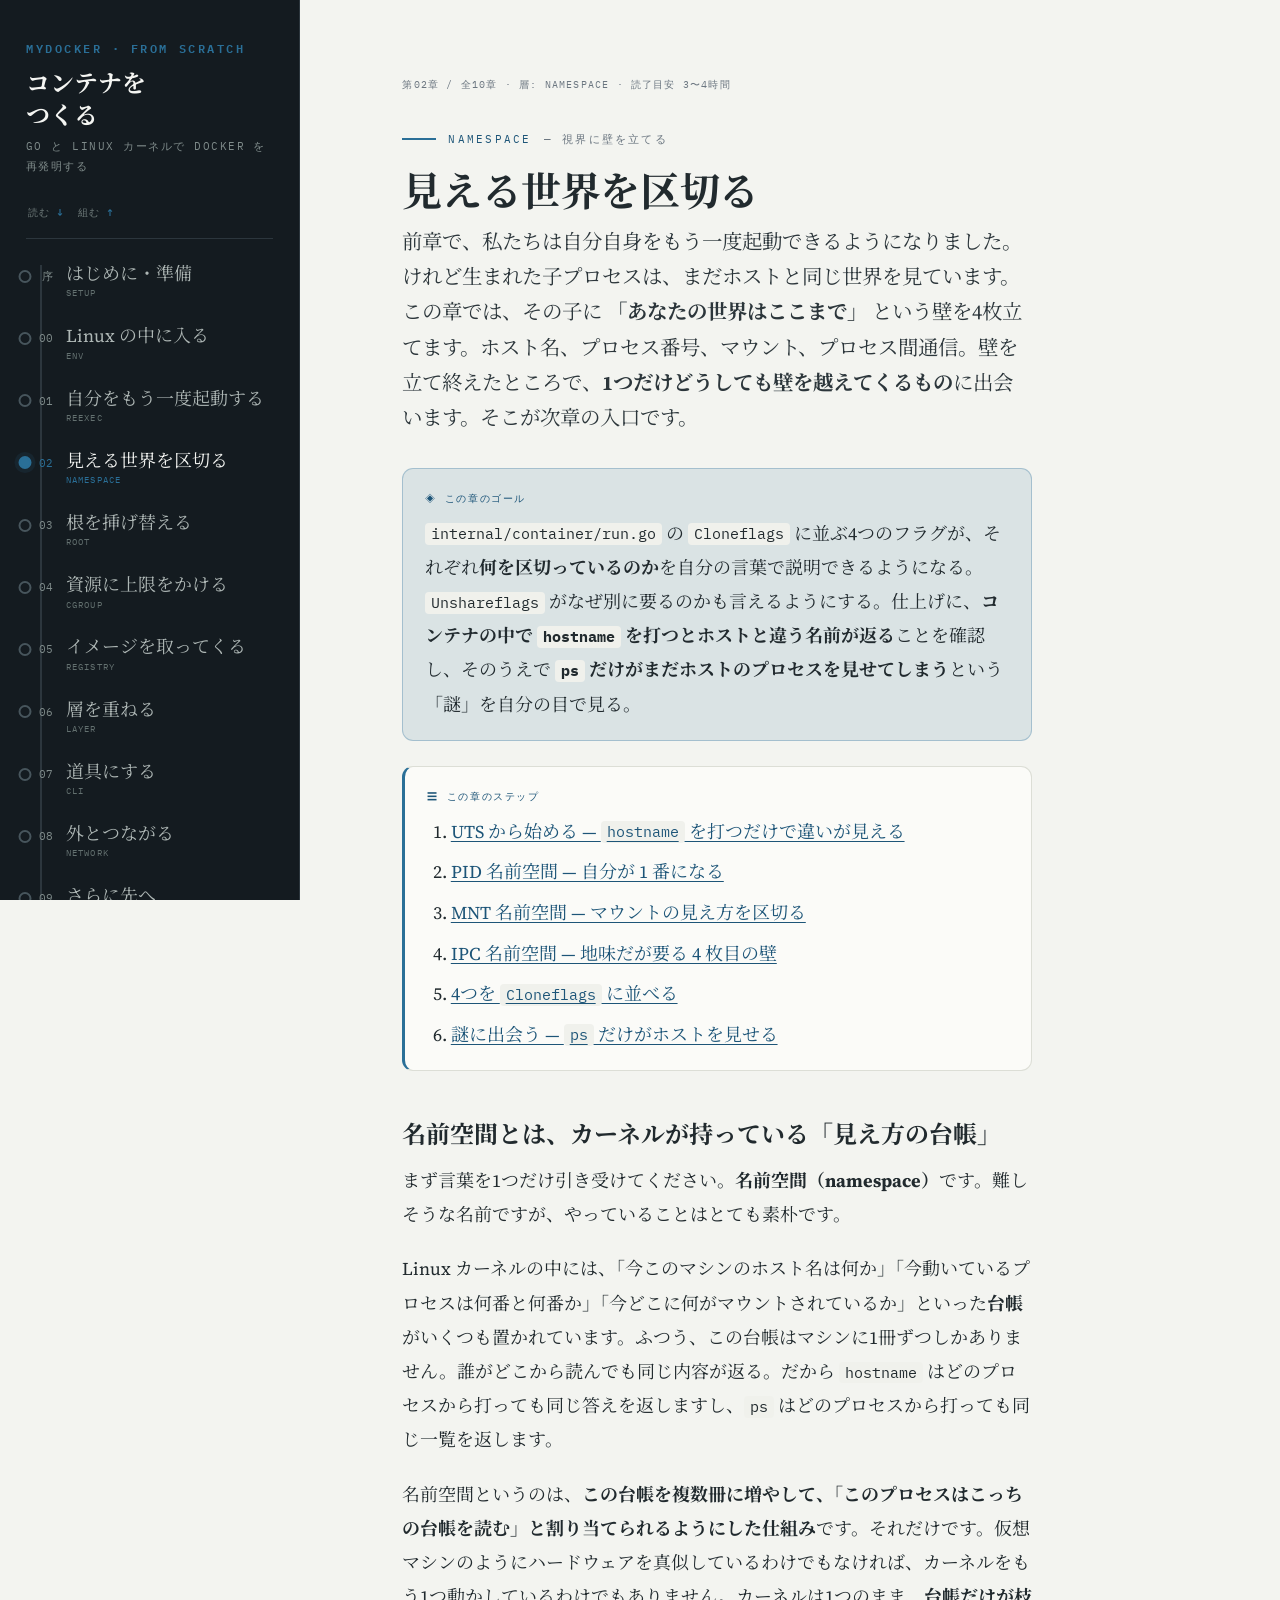
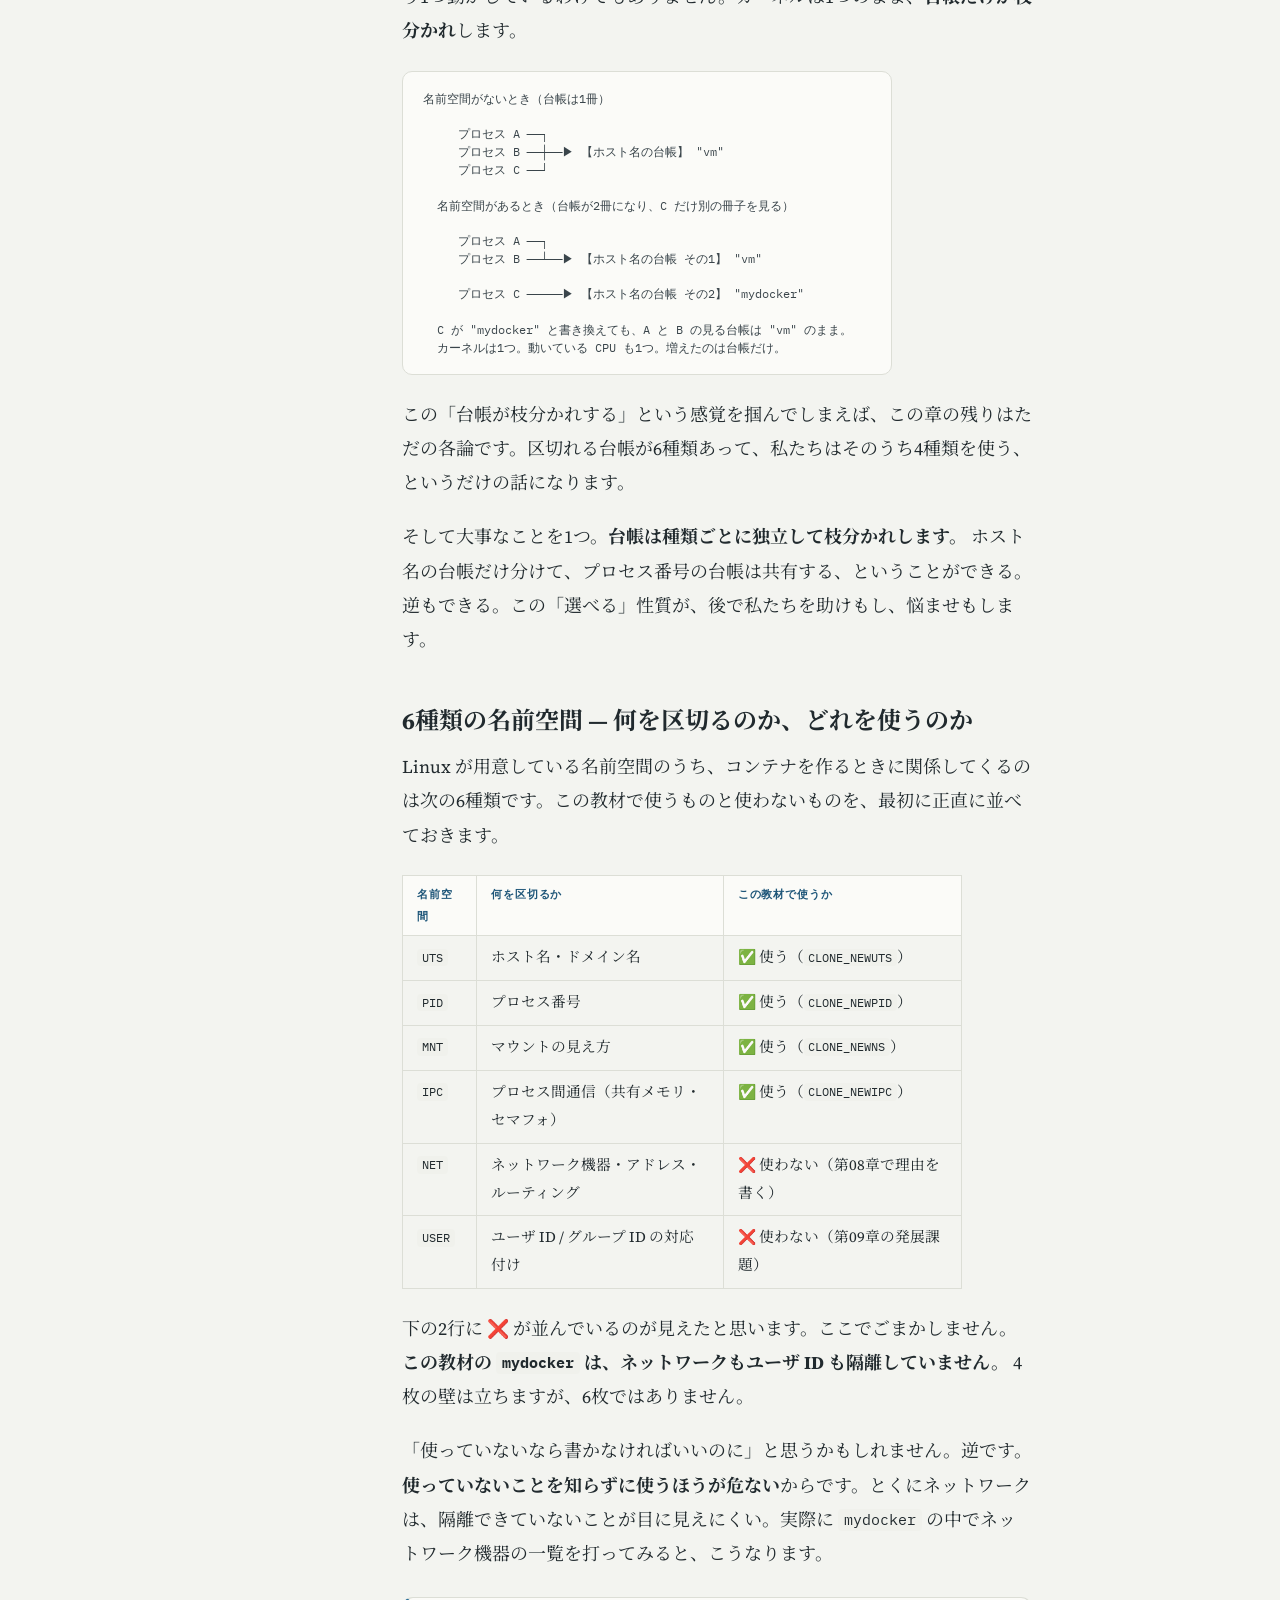
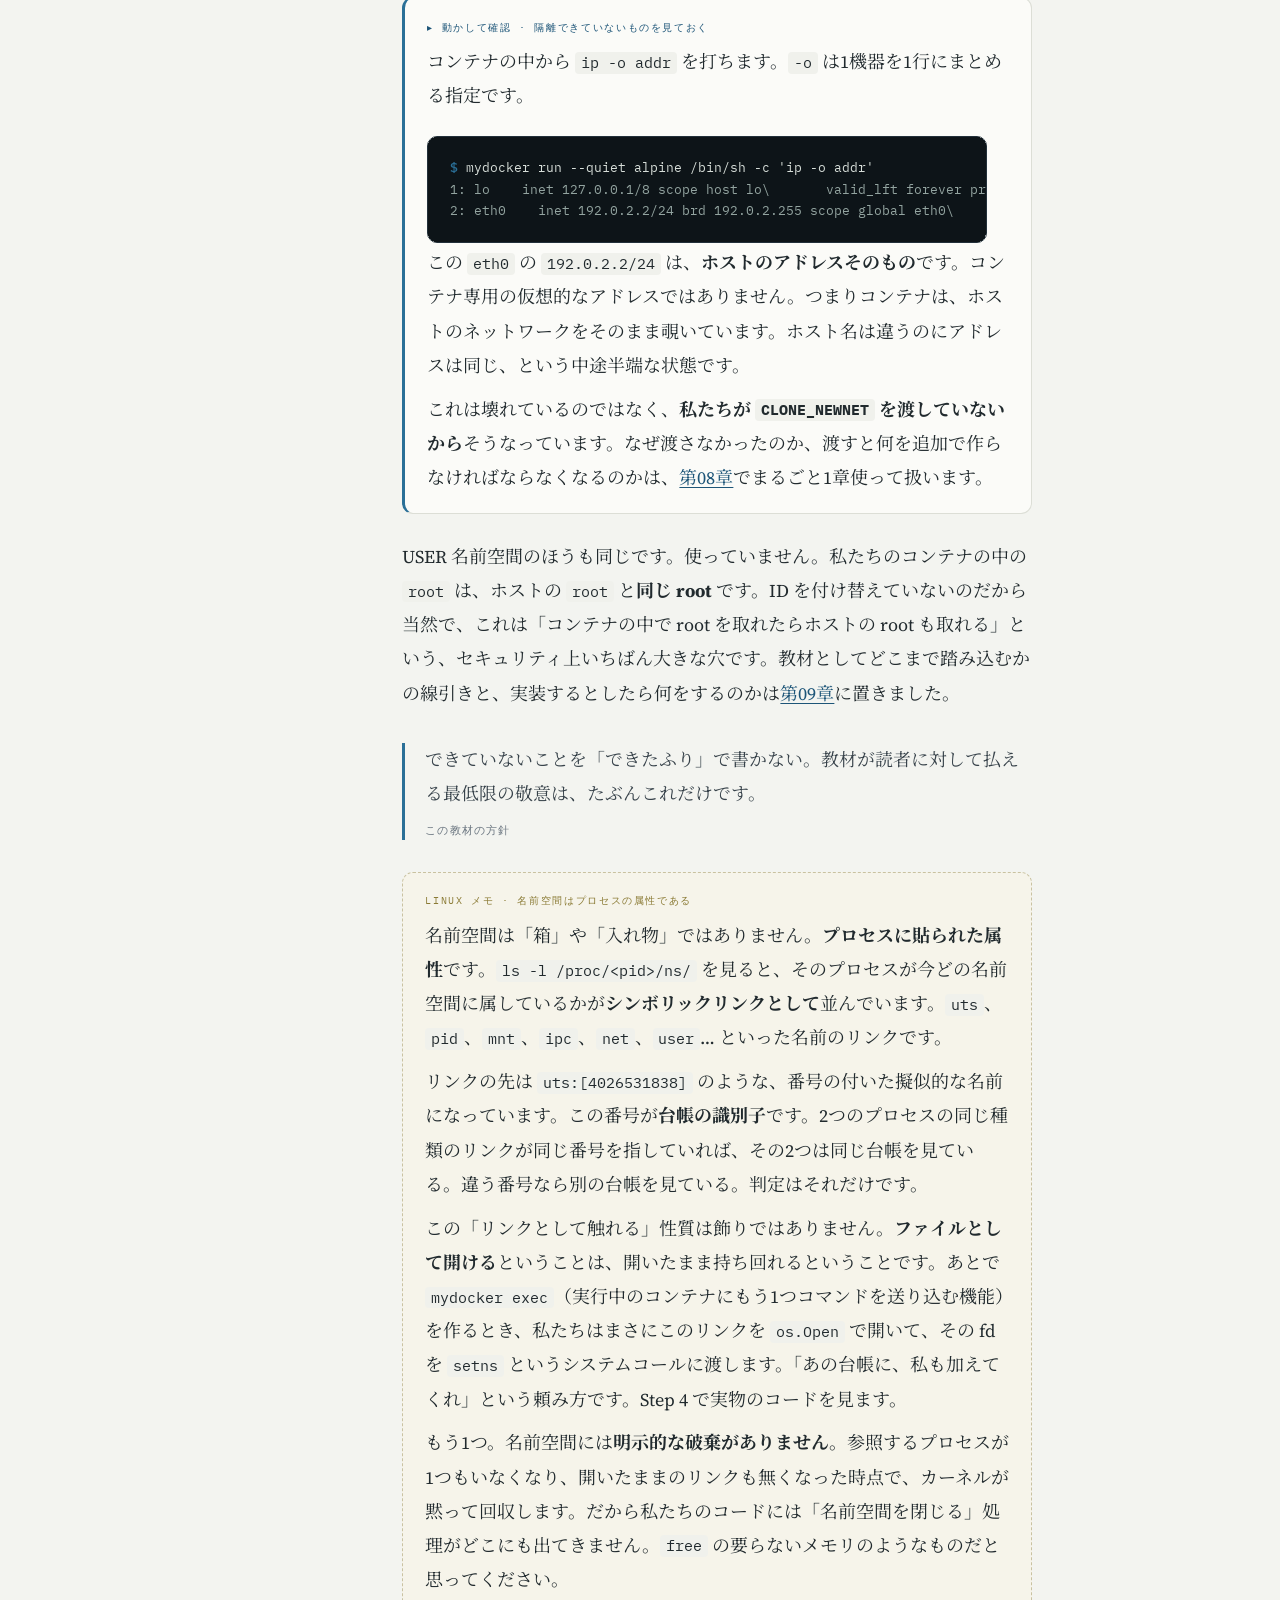
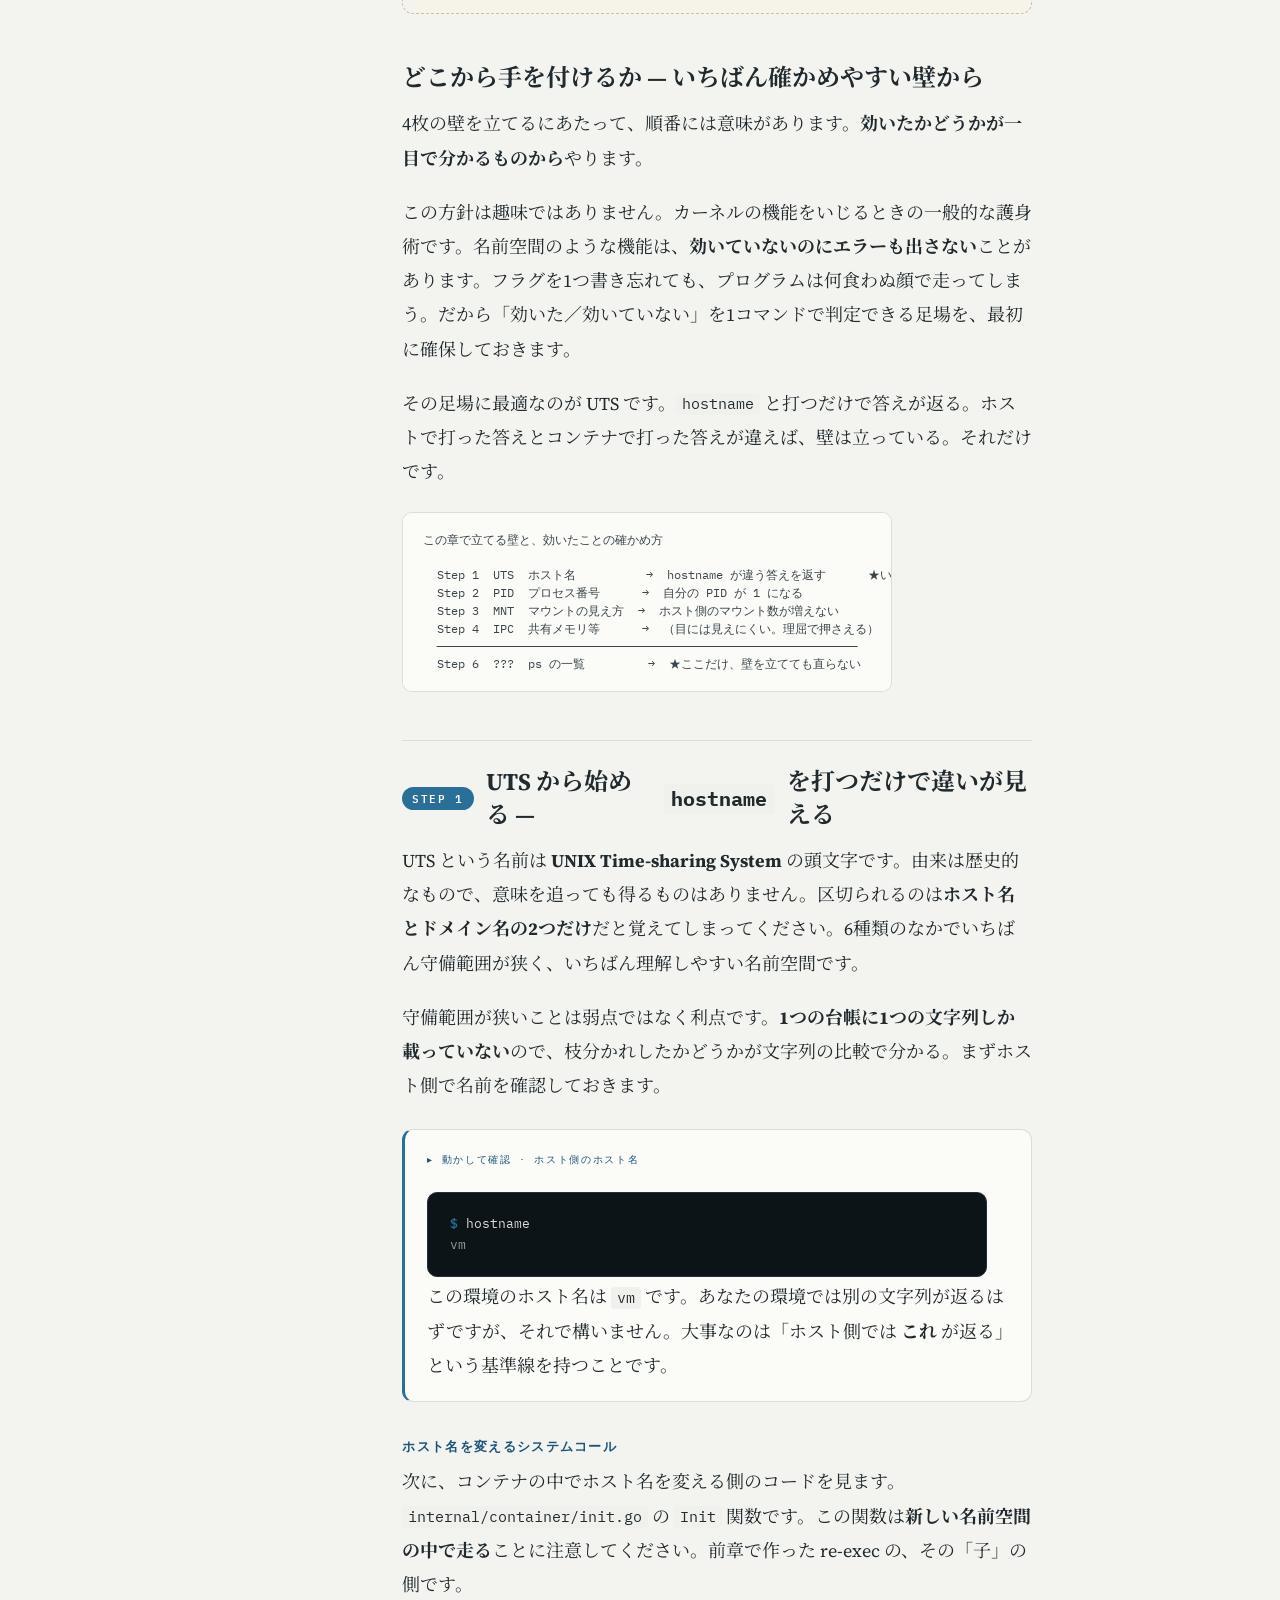
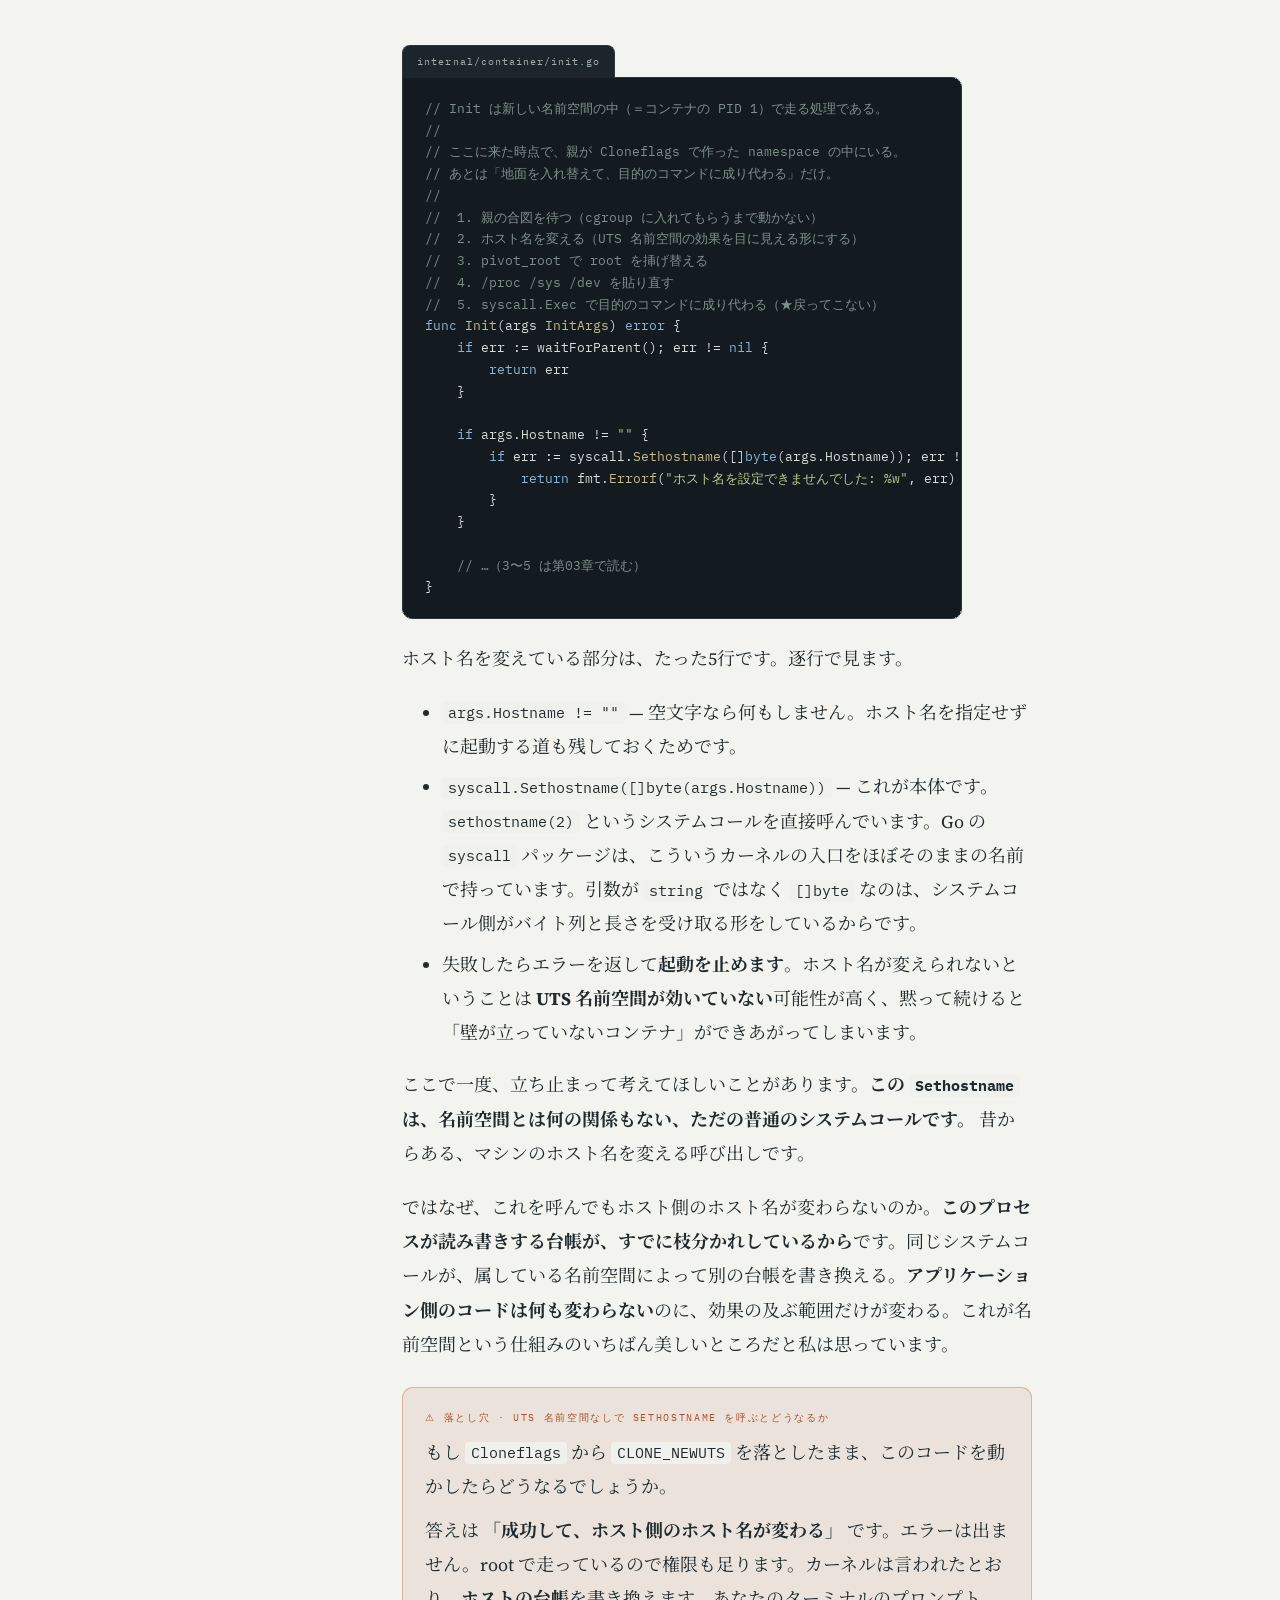
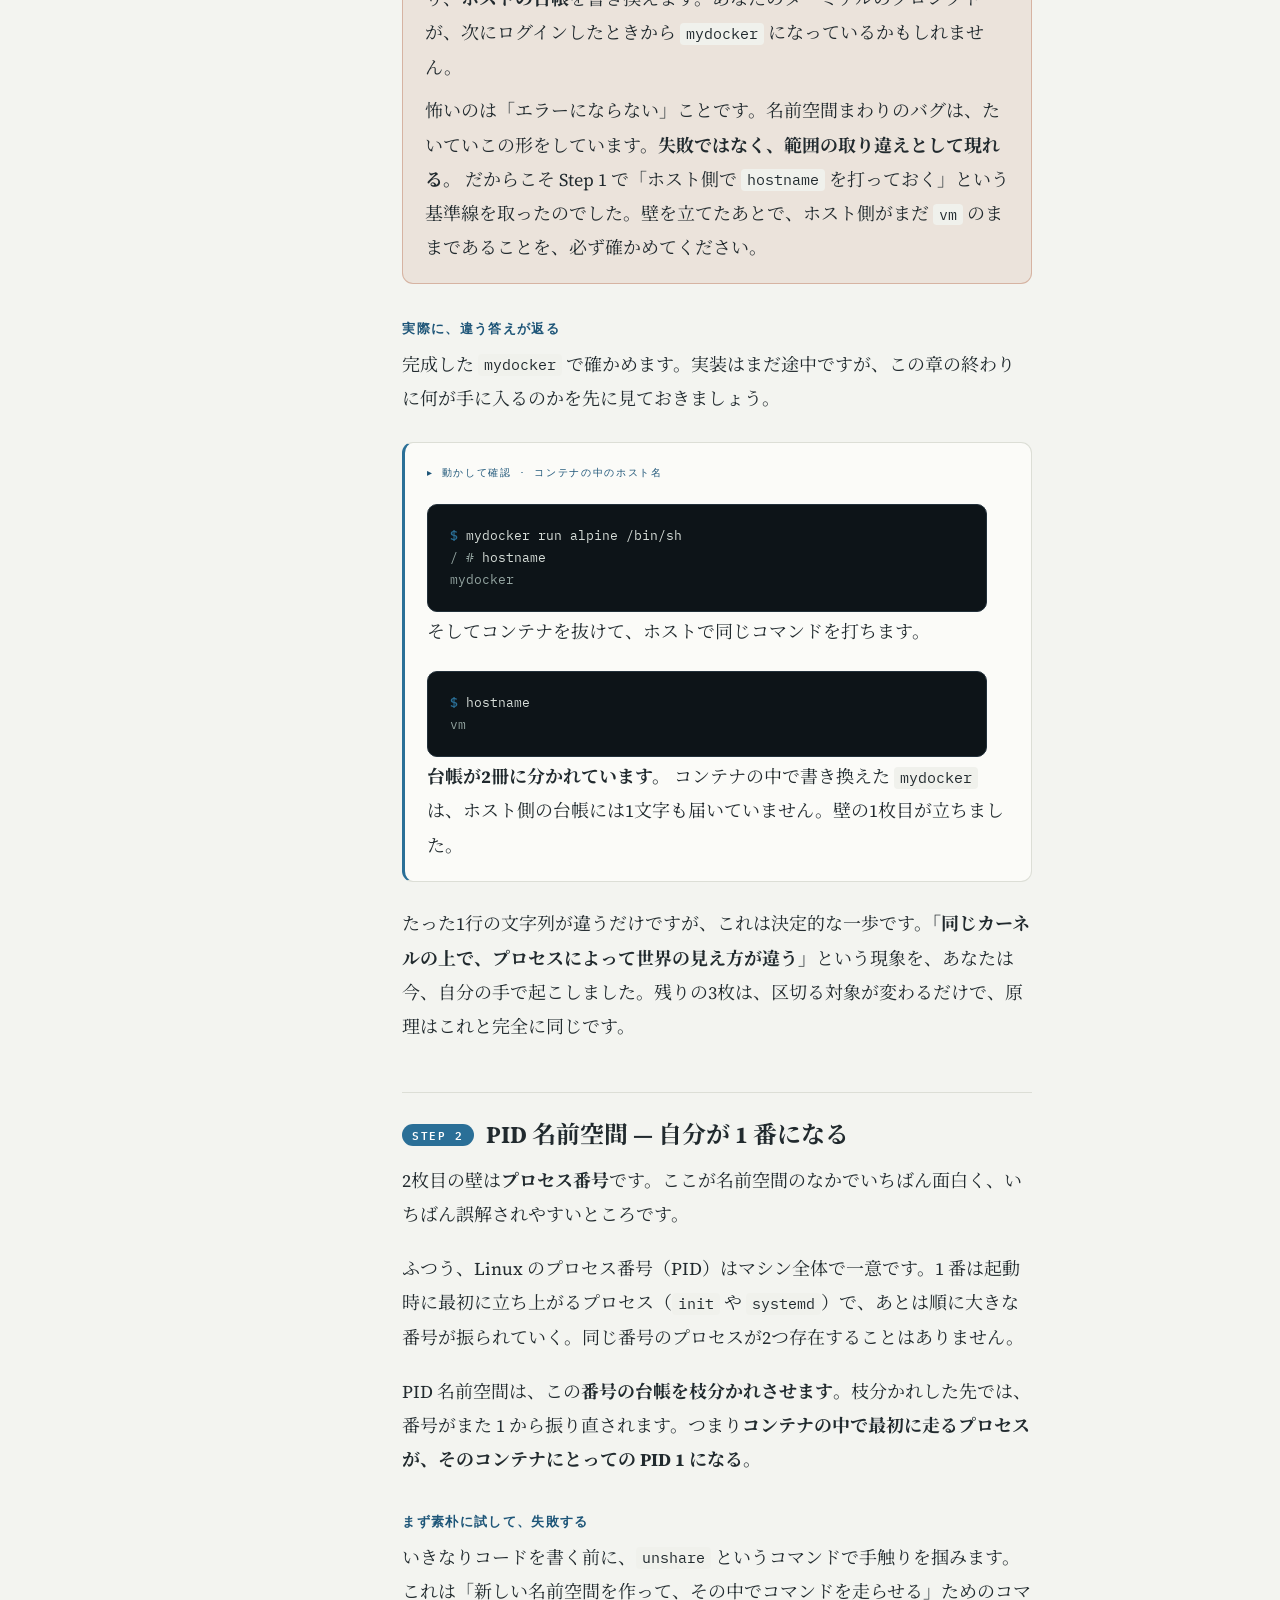
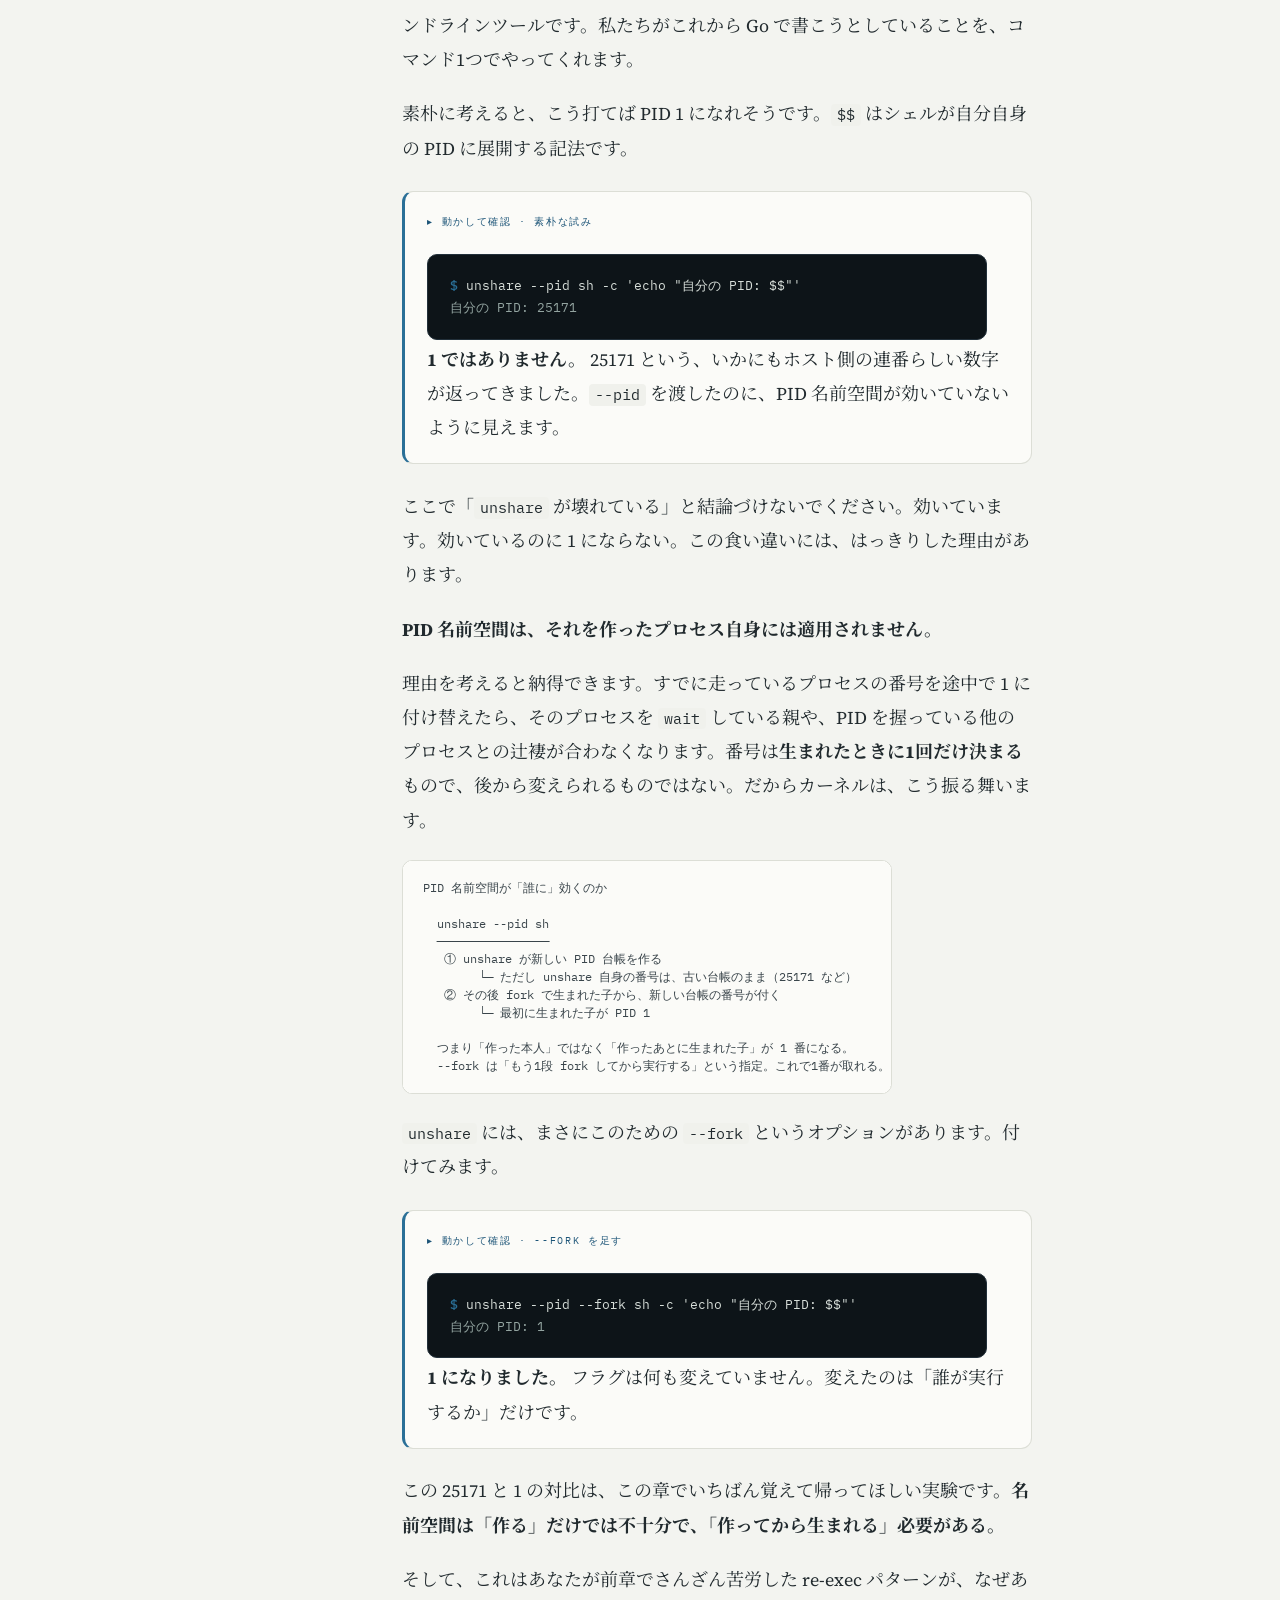
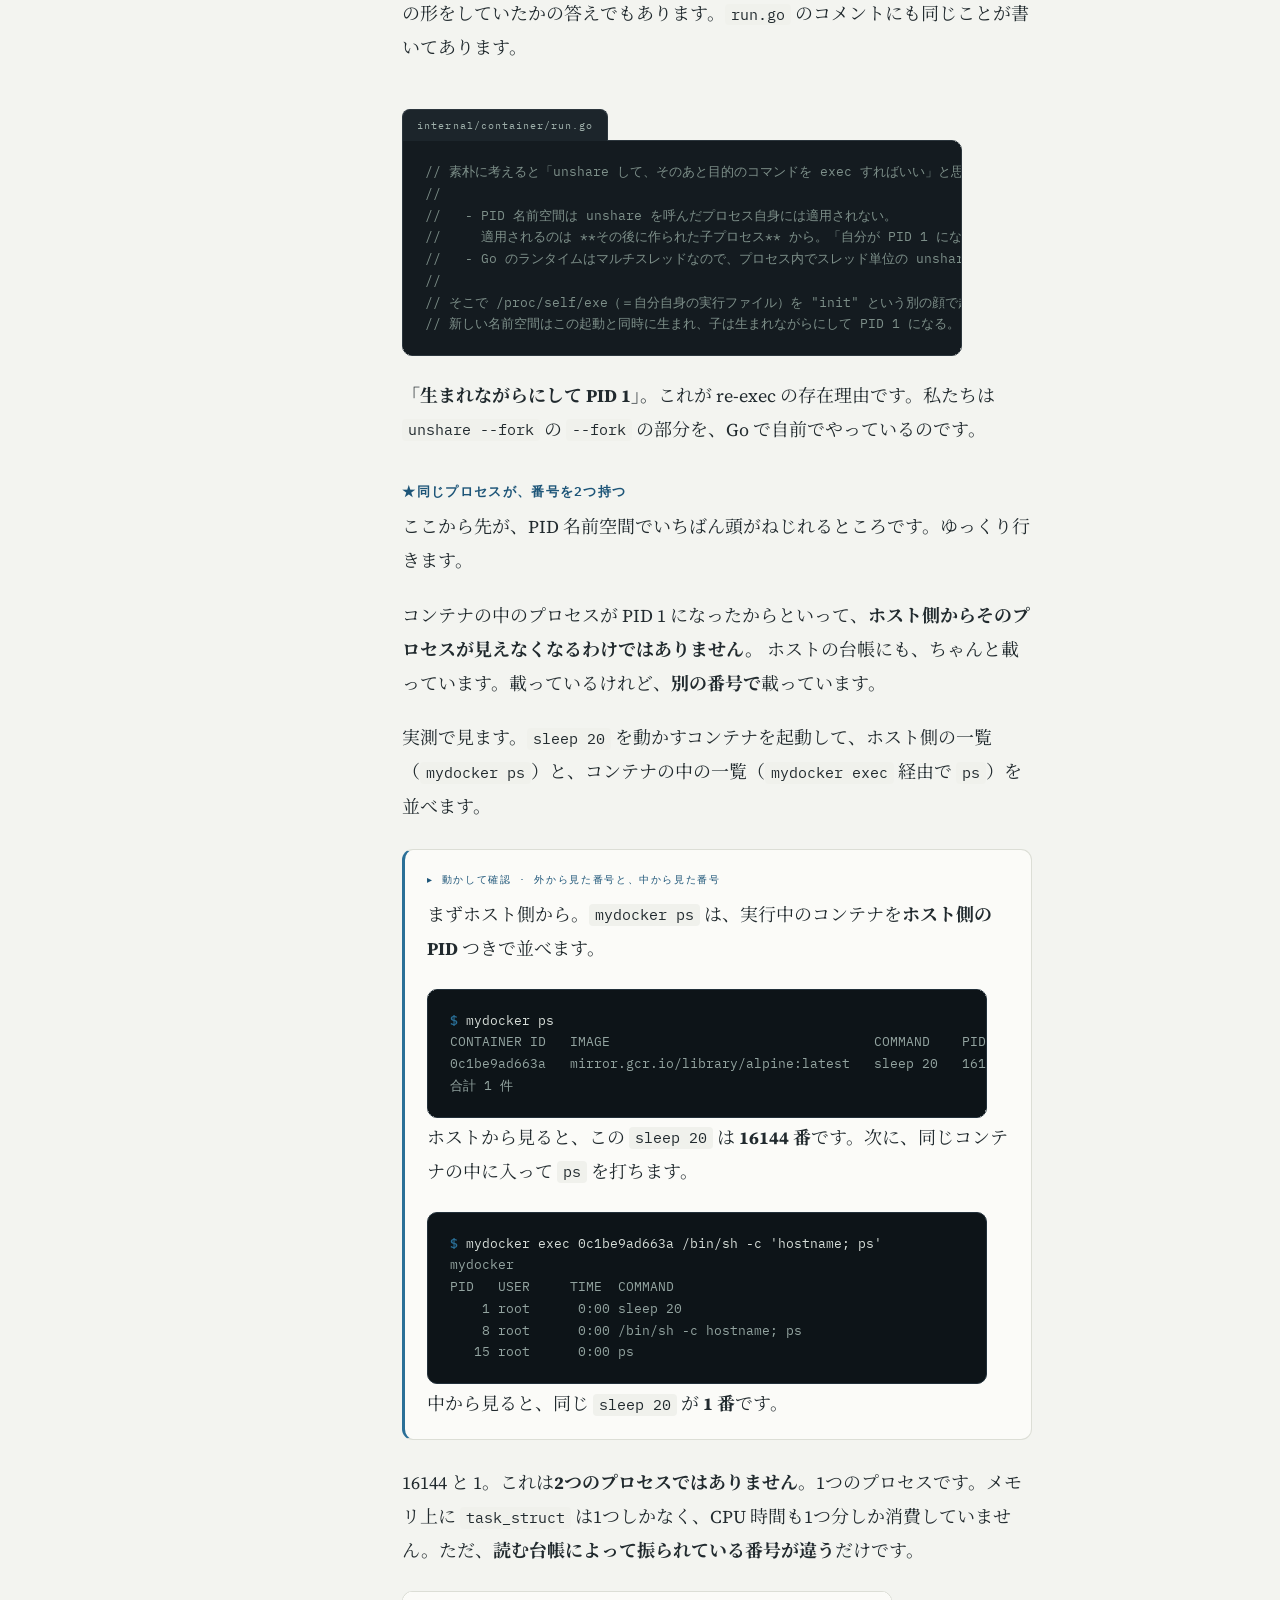
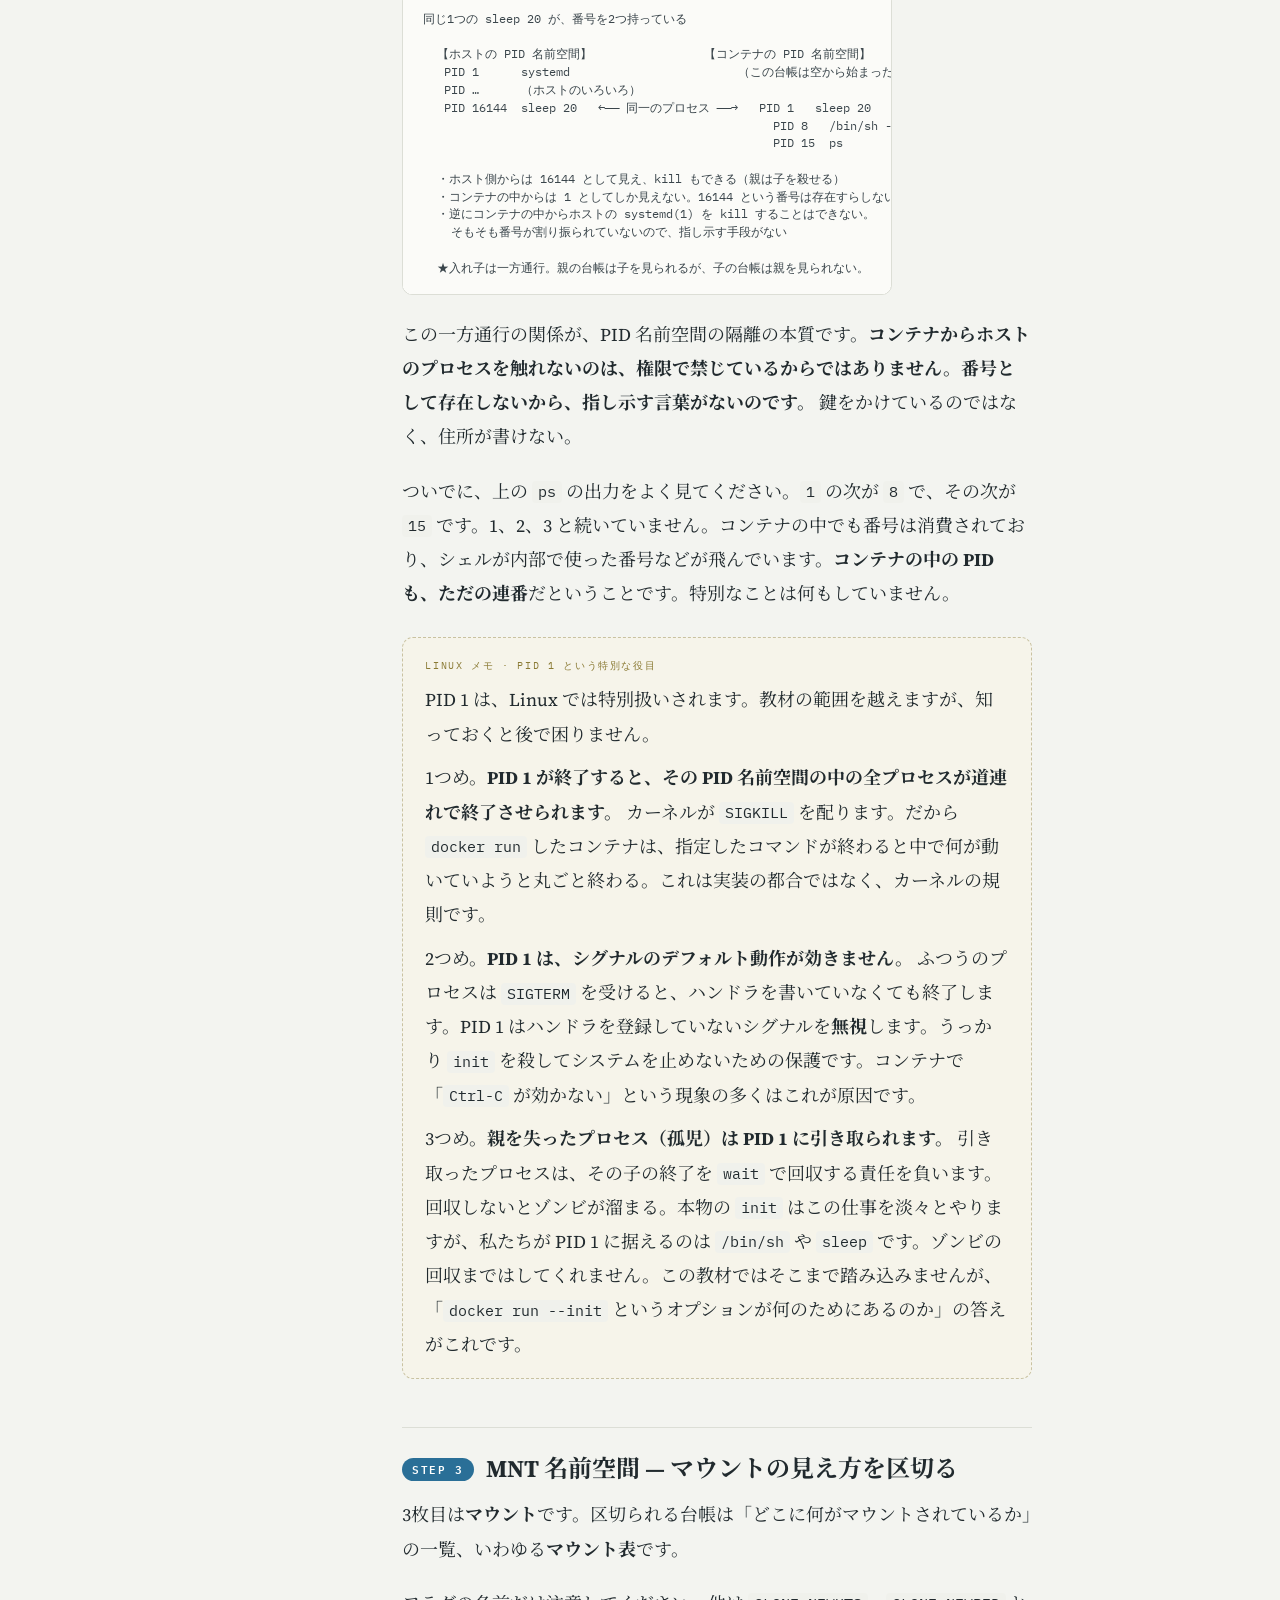
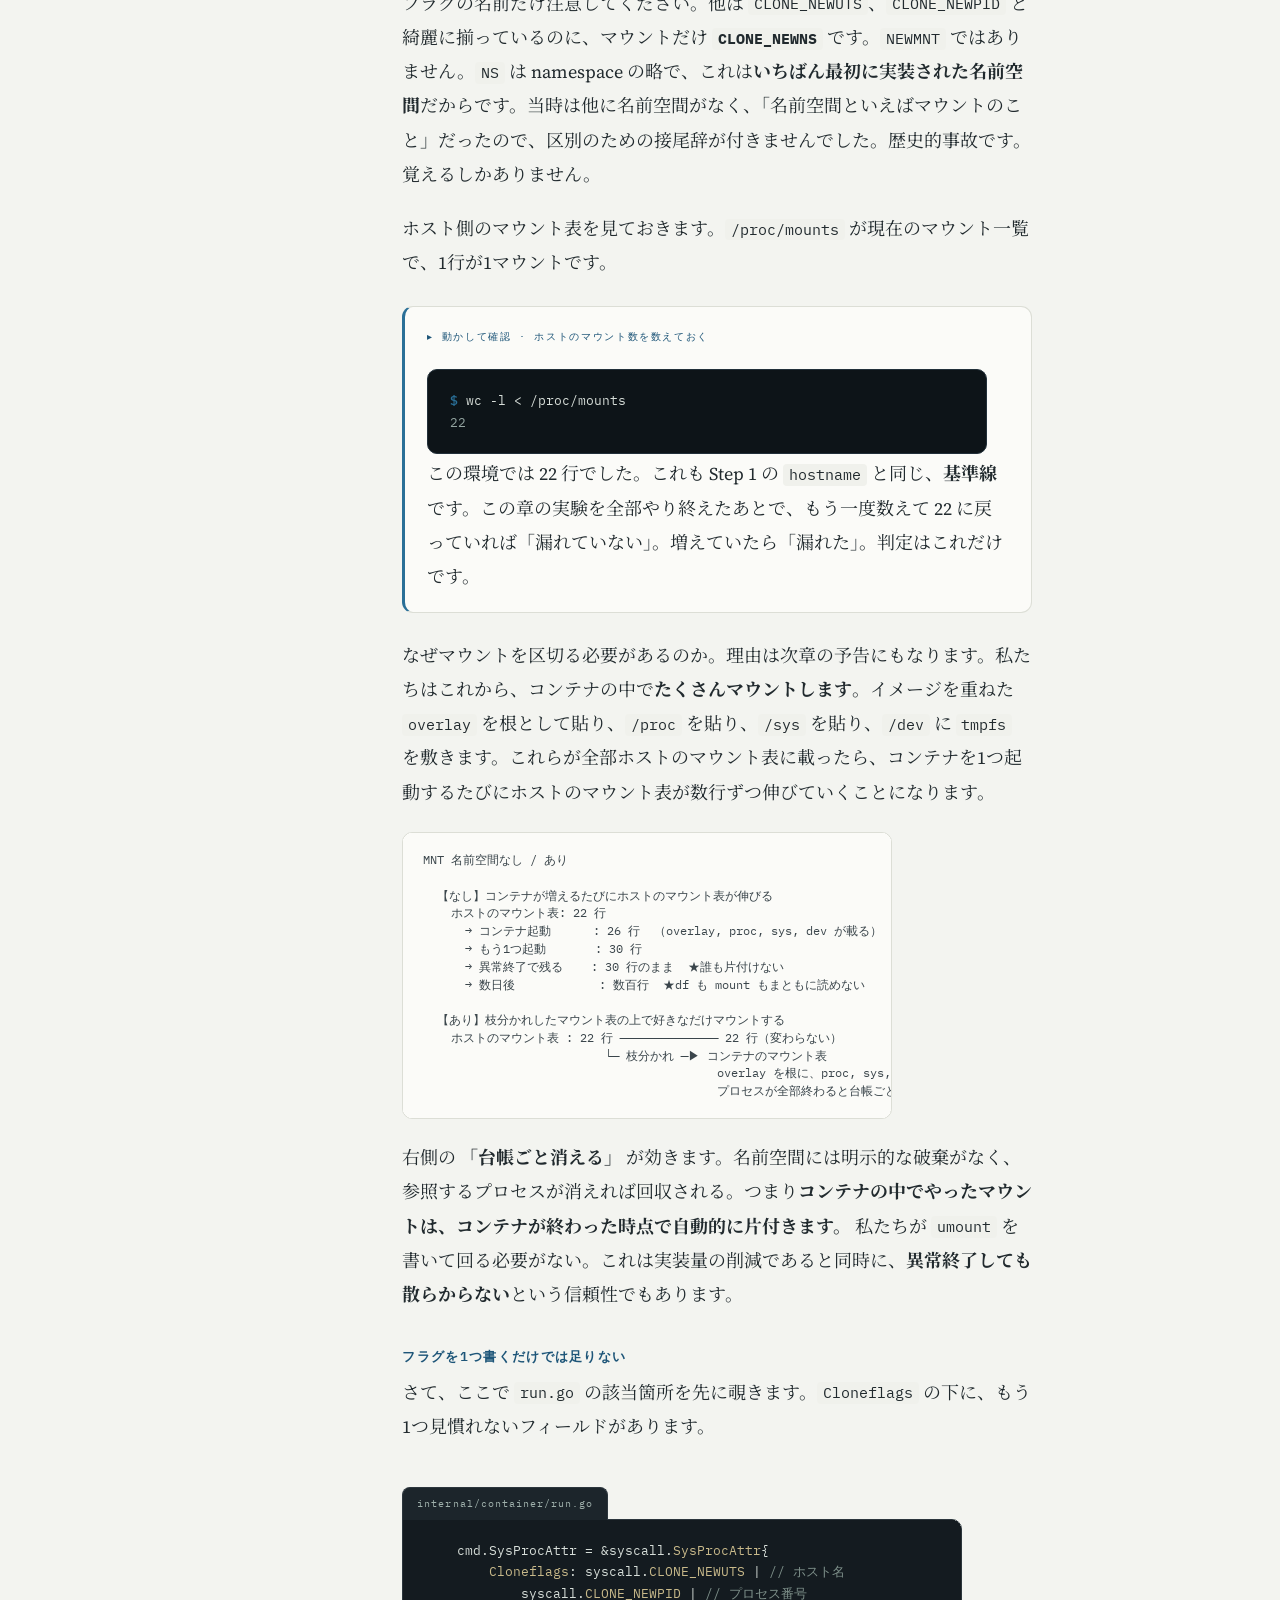
<file: docs/02-namespace.html>
<!DOCTYPE html>
<html lang="ja">
<head>
<meta charset="utf-8">
<meta name="viewport" content="width=device-width, initial-scale=1">
<title>第02章 見える世界を区切る — コンテナをつくる</title>
<link rel="preconnect" href="https://fonts.googleapis.com">
<link rel="preconnect" href="https://fonts.gstatic.com" crossorigin>
<link href="https://fonts.googleapis.com/css2?family=IBM+Plex+Mono:wght@400;500;600&family=Source+Serif+4:opsz,wght@8..60,400;8..60,600;8..60,700&family=Noto+Serif+JP:wght@400;600;700&display=swap" rel="stylesheet">
<link rel="stylesheet" href="style.css">
</head>
<body>
<div class="shell">
  <aside class="spine">
    <a class="wordmark" href="index.html">MYDOCKER · from scratch</a>
    <div class="book-title">コンテナを<br>つくる</div>
    <div class="book-sub">Go と Linux カーネルで Docker を再発明する</div>

    <div class="legend"><span>読む <b>↓</b></span><span>組む <b>↑</b></span></div>

    <nav aria-label="目次">
      <ul class="toc">
        <li><a class="nav-item" href="index.html"><span class="nav-num">序</span><span class="nav-label">はじめに・準備<span class="nav-tag">Setup</span></span></a></li>
        <li><a class="nav-item" href="00-env.html"><span class="nav-num">00</span><span class="nav-label">Linux の中に入る<span class="nav-tag">Env</span></span></a></li>
        <li><a class="nav-item" href="01-reexec.html"><span class="nav-num">01</span><span class="nav-label">自分をもう一度起動する<span class="nav-tag">Reexec</span></span></a></li>
        <li><a class="nav-item current" aria-current="page" href="02-namespace.html"><span class="nav-num">02</span><span class="nav-label">見える世界を区切る<span class="nav-tag">Namespace</span></span></a></li>
        <li><a class="nav-item" href="03-pivotroot.html"><span class="nav-num">03</span><span class="nav-label">根を挿げ替える<span class="nav-tag">Root</span></span></a></li>
        <li><a class="nav-item" href="04-cgroup.html"><span class="nav-num">04</span><span class="nav-label">資源に上限をかける<span class="nav-tag">Cgroup</span></span></a></li>
        <li><a class="nav-item" href="05-registry.html"><span class="nav-num">05</span><span class="nav-label">イメージを取ってくる<span class="nav-tag">Registry</span></span></a></li>
        <li><a class="nav-item" href="06-overlay.html"><span class="nav-num">06</span><span class="nav-label">層を重ねる<span class="nav-tag">Layer</span></span></a></li>
        <li><a class="nav-item" href="07-cli.html"><span class="nav-num">07</span><span class="nav-label">道具にする<span class="nav-tag">CLI</span></span></a></li>
        <li><a class="nav-item" href="08-network.html"><span class="nav-num">08</span><span class="nav-label">外とつながる<span class="nav-tag">Network</span></span></a></li>
        <li><a class="nav-item" href="09-beyond.html"><span class="nav-num">09</span><span class="nav-label">さらに先へ<span class="nav-tag">Beyond</span></span></a></li>
      </ul>
    </nav>

    <div class="spine-foot">
      各章は一つの層。<br>隔離する → 根を替える → 締める<br>→ 取ってくる → 重ねる、の順に積む。
    </div>
  </aside>

  <main class="reading">
    <div class="progress-tag">第02章 / 全10章 · 層: NAMESPACE · 読了目安 3〜4時間</div>
    <div class="eyebrow"><span>Namespace</span><span class="depth">— 視界に壁を立てる</span></div>
    <h1>見える世界を区切る</h1>
    <p class="lede">前章で、私たちは自分自身をもう一度起動できるようになりました。けれど生まれた子プロセスは、まだホストと同じ世界を見ています。この章では、その子に <strong>「あなたの世界はここまで」</strong> という壁を4枚立てます。ホスト名、プロセス番号、マウント、プロセス間通信。壁を立て終えたところで、<strong>1つだけどうしても壁を越えてくるもの</strong>に出会います。そこが次章の入口です。</p>

    <div class="box goal"><div class="box-k">◈ この章のゴール</div>
      <p><code>internal/container/run.go</code> の <code>Cloneflags</code> に並ぶ4つのフラグが、それぞれ<strong>何を区切っているのか</strong>を自分の言葉で説明できるようになる。<code>Unshareflags</code> がなぜ別に要るのかも言えるようにする。仕上げに、<strong>コンテナの中で <code>hostname</code> を打つとホストと違う名前が返る</strong>ことを確認し、そのうえで <strong><code>ps</code> だけがまだホストのプロセスを見せてしまう</strong>という「謎」を自分の目で見る。</p>
    </div>

    <div class="box map"><div class="box-k">☰ この章のステップ</div>
      <ol>
        <li><a href="#step-1">UTS から始める — <code>hostname</code> を打つだけで違いが見える</a></li>
        <li><a href="#step-2">PID 名前空間 — 自分が 1 番になる</a></li>
        <li><a href="#step-3">MNT 名前空間 — マウントの見え方を区切る</a></li>
        <li><a href="#step-4">IPC 名前空間 — 地味だが要る 4 枚目の壁</a></li>
        <li><a href="#step-5">4つを <code>Cloneflags</code> に並べる</a></li>
        <li><a href="#step-6">謎に出会う — <code>ps</code> だけがホストを見せる</a></li>
      </ol>
    </div>

    <h2>名前空間とは、カーネルが持っている「見え方の台帳」</h2>

    <p>まず言葉を1つだけ引き受けてください。<strong>名前空間（namespace）</strong>です。難しそうな名前ですが、やっていることはとても素朴です。</p>

    <p>Linux カーネルの中には、「今このマシンのホスト名は何か」「今動いているプロセスは何番と何番か」「今どこに何がマウントされているか」といった<strong>台帳</strong>がいくつも置かれています。ふつう、この台帳はマシンに1冊ずつしかありません。誰がどこから読んでも同じ内容が返る。だから <code>hostname</code> はどのプロセスから打っても同じ答えを返しますし、<code>ps</code> はどのプロセスから打っても同じ一覧を返します。</p>

    <p>名前空間というのは、<strong>この台帳を複数冊に増やして、「このプロセスはこっちの台帳を読む」と割り当てられるようにした仕組み</strong>です。それだけです。仮想マシンのようにハードウェアを真似しているわけでもなければ、カーネルをもう1つ動かしているわけでもありません。カーネルは1つのまま、<strong>台帳だけが枝分かれ</strong>します。</p>

    <div class="ascii">名前空間がないとき（台帳は1冊）

     プロセス A ──┐
     プロセス B ──┼──▶ 【ホスト名の台帳】 "vm"
     プロセス C ──┘

  名前空間があるとき（台帳が2冊になり、C だけ別の冊子を見る）

     プロセス A ──┐
     プロセス B ──┴──▶ 【ホスト名の台帳 その1】 "vm"

     プロセス C ─────▶ 【ホスト名の台帳 その2】 "mydocker"

  C が "mydocker" と書き換えても、A と B の見る台帳は "vm" のまま。
  カーネルは1つ。動いている CPU も1つ。増えたのは台帳だけ。</div>

    <p>この「台帳が枝分かれする」という感覚を掴んでしまえば、この章の残りはただの各論です。区切れる台帳が6種類あって、私たちはそのうち4種類を使う、というだけの話になります。</p>

    <p>そして大事なことを1つ。<strong>台帳は種類ごとに独立して枝分かれします。</strong> ホスト名の台帳だけ分けて、プロセス番号の台帳は共有する、ということができる。逆もできる。この「選べる」性質が、後で私たちを助けもし、悩ませもします。</p>

    <h2>6種類の名前空間 — 何を区切るのか、どれを使うのか</h2>

    <p>Linux が用意している名前空間のうち、コンテナを作るときに関係してくるのは次の6種類です。この教材で使うものと使わないものを、最初に正直に並べておきます。</p>

    <table>
      <tr><th>名前空間</th><th>何を区切るか</th><th>この教材で使うか</th></tr>
      <tr><td><code>UTS</code></td><td>ホスト名・ドメイン名</td><td>✅ 使う（<code>CLONE_NEWUTS</code>）</td></tr>
      <tr><td><code>PID</code></td><td>プロセス番号</td><td>✅ 使う（<code>CLONE_NEWPID</code>）</td></tr>
      <tr><td><code>MNT</code></td><td>マウントの見え方</td><td>✅ 使う（<code>CLONE_NEWNS</code>）</td></tr>
      <tr><td><code>IPC</code></td><td>プロセス間通信（共有メモリ・セマフォ）</td><td>✅ 使う（<code>CLONE_NEWIPC</code>）</td></tr>
      <tr><td><code>NET</code></td><td>ネットワーク機器・アドレス・ルーティング</td><td>❌ 使わない（第08章で理由を書く）</td></tr>
      <tr><td><code>USER</code></td><td>ユーザ ID / グループ ID の対応付け</td><td>❌ 使わない（第09章の発展課題）</td></tr>
    </table>

    <p>下の2行に <strong>❌</strong> が並んでいるのが見えたと思います。ここでごまかしません。<strong>この教材の <code>mydocker</code> は、ネットワークもユーザ ID も隔離していません。</strong> 4枚の壁は立ちますが、6枚ではありません。</p>

    <p>「使っていないなら書かなければいいのに」と思うかもしれません。逆です。<strong>使っていないことを知らずに使うほうが危ない</strong>からです。とくにネットワークは、隔離できていないことが目に見えにくい。実際に <code>mydocker</code> の中でネットワーク機器の一覧を打ってみると、こうなります。</p>

    <div class="box do"><div class="box-k">▸ 動かして確認 · 隔離できていないものを見ておく</div>
      <p>コンテナの中から <code>ip -o addr</code> を打ちます。<code>-o</code> は1機器を1行にまとめる指定です。</p>
      <pre class="term"><code><span class="ps">$</span> mydocker run --quiet alpine /bin/sh -c 'ip -o addr'
<span class="out">1: lo    inet 127.0.0.1/8 scope host lo\       valid_lft forever preferred_lft forever
2: eth0    inet 192.0.2.2/24 brd 192.0.2.255 scope global eth0\       valid_lft forever preferred_lft forever</span></code></pre>
      <p>この <code>eth0</code> の <code>192.0.2.2/24</code> は、<strong>ホストのアドレスそのもの</strong>です。コンテナ専用の仮想的なアドレスではありません。つまりコンテナは、ホストのネットワークをそのまま覗いています。ホスト名は違うのにアドレスは同じ、という中途半端な状態です。</p>
      <p>これは壊れているのではなく、<strong>私たちが <code>CLONE_NEWNET</code> を渡していないから</strong>そうなっています。なぜ渡さなかったのか、渡すと何を追加で作らなければならなくなるのかは、<a href="08-network.html">第08章</a>でまるごと1章使って扱います。</p>
    </div>

    <p>USER 名前空間のほうも同じです。使っていません。私たちのコンテナの中の <code>root</code> は、ホストの <code>root</code> と<strong>同じ root</strong> です。ID を付け替えていないのだから当然で、これは「コンテナの中で root を取れたらホストの root も取れる」という、セキュリティ上いちばん大きな穴です。教材としてどこまで踏み込むかの線引きと、実装するとしたら何をするのかは<a href="09-beyond.html">第09章</a>に置きました。</p>

    <blockquote>できていないことを「できたふり」で書かない。教材が読者に対して払える最低限の敬意は、たぶんこれだけです。<cite>この教材の方針</cite></blockquote>

    <div class="gonote"><div class="box-k">LINUX メモ · 名前空間はプロセスの属性である</div>
      <p>名前空間は「箱」や「入れ物」ではありません。<strong>プロセスに貼られた属性</strong>です。<code>ls -l /proc/&lt;pid&gt;/ns/</code> を見ると、そのプロセスが今どの名前空間に属しているかが<strong>シンボリックリンクとして</strong>並んでいます。<code>uts</code>、<code>pid</code>、<code>mnt</code>、<code>ipc</code>、<code>net</code>、<code>user</code>… といった名前のリンクです。</p>
      <p>リンクの先は <code>uts:[4026531838]</code> のような、番号の付いた擬似的な名前になっています。この番号が<strong>台帳の識別子</strong>です。2つのプロセスの同じ種類のリンクが同じ番号を指していれば、その2つは同じ台帳を見ている。違う番号なら別の台帳を見ている。判定はそれだけです。</p>
      <p>この「リンクとして触れる」性質は飾りではありません。<strong>ファイルとして開ける</strong>ということは、開いたまま持ち回れるということです。あとで <code>mydocker exec</code>（実行中のコンテナにもう1つコマンドを送り込む機能）を作るとき、私たちはまさにこのリンクを <code>os.Open</code> で開いて、その fd を <code>setns</code> というシステムコールに渡します。「あの台帳に、私も加えてくれ」という頼み方です。Step 4 で実物のコードを見ます。</p>
      <p>もう1つ。名前空間には<strong>明示的な破棄がありません</strong>。参照するプロセスが1つもいなくなり、開いたままのリンクも無くなった時点で、カーネルが黙って回収します。だから私たちのコードには「名前空間を閉じる」処理がどこにも出てきません。<code>free</code> の要らないメモリのようなものだと思ってください。</p>
    </div>

    <h2>どこから手を付けるか — いちばん確かめやすい壁から</h2>

    <p>4枚の壁を立てるにあたって、順番には意味があります。<strong>効いたかどうかが一目で分かるものから</strong>やります。</p>

    <p>この方針は趣味ではありません。カーネルの機能をいじるときの一般的な護身術です。名前空間のような機能は、<strong>効いていないのにエラーも出さない</strong>ことがあります。フラグを1つ書き忘れても、プログラムは何食わぬ顔で走ってしまう。だから「効いた／効いていない」を1コマンドで判定できる足場を、最初に確保しておきます。</p>

    <p>その足場に最適なのが UTS です。<code>hostname</code> と打つだけで答えが返る。ホストで打った答えとコンテナで打った答えが違えば、壁は立っている。それだけです。</p>

    <div class="ascii">この章で立てる壁と、効いたことの確かめ方

  Step 1  UTS  ホスト名          →  hostname が違う答えを返す      ★いちばん明快
  Step 2  PID  プロセス番号      →  自分の PID が 1 になる
  Step 3  MNT  マウントの見え方  →  ホスト側のマウント数が増えない
  Step 4  IPC  共有メモリ等      →  （目には見えにくい。理屈で押さえる）
  ────────────────────────────────────────────────────────────
  Step 6  ???  ps の一覧         →  ★ここだけ、壁を立てても直らない</div>

    <h2 class="step" id="step-1"><span class="step-no">Step 1</span>UTS から始める — <code>hostname</code> を打つだけで違いが見える</h2>

    <p>UTS という名前は <strong>UNIX Time-sharing System</strong> の頭文字です。由来は歴史的なもので、意味を追っても得るものはありません。区切られるのは<strong>ホスト名とドメイン名の2つだけ</strong>だと覚えてしまってください。6種類のなかでいちばん守備範囲が狭く、いちばん理解しやすい名前空間です。</p>

    <p>守備範囲が狭いことは弱点ではなく利点です。<strong>1つの台帳に1つの文字列しか載っていない</strong>ので、枝分かれしたかどうかが文字列の比較で分かる。まずホスト側で名前を確認しておきます。</p>

    <div class="box do"><div class="box-k">▸ 動かして確認 · ホスト側のホスト名</div>
      <pre class="term"><code><span class="ps">$</span> hostname
<span class="out">vm</span></code></pre>
      <p>この環境のホスト名は <code>vm</code> です。あなたの環境では別の文字列が返るはずですが、それで構いません。大事なのは「ホスト側では <strong>これ</strong> が返る」という基準線を持つことです。</p>
    </div>

    <h3>ホスト名を変えるシステムコール</h3>

    <p>次に、コンテナの中でホスト名を変える側のコードを見ます。<code>internal/container/init.go</code> の <code>Init</code> 関数です。この関数は<strong>新しい名前空間の中で走る</strong>ことに注意してください。前章で作った re-exec の、その「子」の側です。</p>

    <div class="file-tag">internal/container/init.go</div>
<pre><code><span class="cm">// Init は新しい名前空間の中（＝コンテナの PID 1）で走る処理である。</span>
<span class="cm">//</span>
<span class="cm">// ここに来た時点で、親が Cloneflags で作った namespace の中にいる。</span>
<span class="cm">// あとは「地面を入れ替えて、目的のコマンドに成り代わる」だけ。</span>
<span class="cm">//</span>
<span class="cm">//  1. 親の合図を待つ（cgroup に入れてもらうまで動かない）</span>
<span class="cm">//  2. ホスト名を変える（UTS 名前空間の効果を目に見える形にする）</span>
<span class="cm">//  3. pivot_root で root を挿げ替える</span>
<span class="cm">//  4. /proc /sys /dev を貼り直す</span>
<span class="cm">//  5. syscall.Exec で目的のコマンドに成り代わる（★戻ってこない）</span>
<span class="kw">func</span> <span class="ty">Init</span>(args <span class="ty">InitArgs</span>) <span class="kw">error</span> {
	<span class="kw">if</span> err := waitForParent(); err != <span class="kw">nil</span> {
		<span class="kw">return</span> err
	}

	<span class="kw">if</span> args.Hostname != <span class="st">""</span> {
		<span class="kw">if</span> err := syscall.<span class="ty">Sethostname</span>([]<span class="kw">byte</span>(args.Hostname)); err != <span class="kw">nil</span> {
			<span class="kw">return</span> fmt.<span class="ty">Errorf</span>(<span class="st">"ホスト名を設定できませんでした: %w"</span>, err)
		}
	}

	<span class="cm">// …（3〜5 は第03章で読む）</span>
}</code></pre>

    <p>ホスト名を変えている部分は、たった5行です。逐行で見ます。</p>

    <ul>
      <li><code>args.Hostname != ""</code> — 空文字なら何もしません。ホスト名を指定せずに起動する道も残しておくためです。</li>
      <li><code>syscall.Sethostname([]byte(args.Hostname))</code> — これが本体です。<code>sethostname(2)</code> というシステムコールを直接呼んでいます。Go の <code>syscall</code> パッケージは、こういうカーネルの入口をほぼそのままの名前で持っています。引数が <code>string</code> ではなく <code>[]byte</code> なのは、システムコール側がバイト列と長さを受け取る形をしているからです。</li>
      <li>失敗したらエラーを返して<strong>起動を止めます</strong>。ホスト名が変えられないということは <strong>UTS 名前空間が効いていない</strong>可能性が高く、黙って続けると「壁が立っていないコンテナ」ができあがってしまいます。</li>
    </ul>

    <p>ここで一度、立ち止まって考えてほしいことがあります。<strong>この <code>Sethostname</code> は、名前空間とは何の関係もない、ただの普通のシステムコールです。</strong> 昔からある、マシンのホスト名を変える呼び出しです。</p>

    <p>ではなぜ、これを呼んでもホスト側のホスト名が変わらないのか。<strong>このプロセスが読み書きする台帳が、すでに枝分かれしているから</strong>です。同じシステムコールが、属している名前空間によって別の台帳を書き換える。<strong>アプリケーション側のコードは何も変わらない</strong>のに、効果の及ぶ範囲だけが変わる。これが名前空間という仕組みのいちばん美しいところだと私は思っています。</p>

    <div class="box hazard"><div class="box-k">⚠ 落とし穴 · UTS 名前空間なしで Sethostname を呼ぶとどうなるか</div>
      <p>もし <code>Cloneflags</code> から <code>CLONE_NEWUTS</code> を落としたまま、このコードを動かしたらどうなるでしょうか。</p>
      <p>答えは <strong>「成功して、ホスト側のホスト名が変わる」</strong> です。エラーは出ません。root で走っているので権限も足ります。カーネルは言われたとおり、<strong>ホストの台帳</strong>を書き換えます。あなたのターミナルのプロンプトが、次にログインしたときから <code>mydocker</code> になっているかもしれません。</p>
      <p>怖いのは「エラーにならない」ことです。名前空間まわりのバグは、たいていこの形をしています。<strong>失敗ではなく、範囲の取り違えとして現れる。</strong> だからこそ Step 1 で「ホスト側で <code>hostname</code> を打っておく」という基準線を取ったのでした。壁を立てたあとで、ホスト側がまだ <code>vm</code> のままであることを、必ず確かめてください。</p>
    </div>

    <h3>実際に、違う答えが返る</h3>

    <p>完成した <code>mydocker</code> で確かめます。実装はまだ途中ですが、この章の終わりに何が手に入るのかを先に見ておきましょう。</p>

    <div class="box do"><div class="box-k">▸ 動かして確認 · コンテナの中のホスト名</div>
      <pre class="term"><code><span class="ps">$</span> mydocker run alpine /bin/sh
<span class="out">/ # </span>hostname
<span class="out">mydocker</span></code></pre>
      <p>そしてコンテナを抜けて、ホストで同じコマンドを打ちます。</p>
      <pre class="term"><code><span class="ps">$</span> hostname
<span class="out">vm</span></code></pre>
      <p><strong>台帳が2冊に分かれています。</strong> コンテナの中で書き換えた <code>mydocker</code> は、ホスト側の台帳には1文字も届いていません。壁の1枚目が立ちました。</p>
    </div>

    <p>たった1行の文字列が違うだけですが、これは決定的な一歩です。<strong>「同じカーネルの上で、プロセスによって世界の見え方が違う」</strong>という現象を、あなたは今、自分の手で起こしました。残りの3枚は、区切る対象が変わるだけで、原理はこれと完全に同じです。</p>

    <h2 class="step" id="step-2"><span class="step-no">Step 2</span>PID 名前空間 — 自分が 1 番になる</h2>

    <p>2枚目の壁は<strong>プロセス番号</strong>です。ここが名前空間のなかでいちばん面白く、いちばん誤解されやすいところです。</p>

    <p>ふつう、Linux のプロセス番号（PID）はマシン全体で一意です。1 番は起動時に最初に立ち上がるプロセス（<code>init</code> や <code>systemd</code>）で、あとは順に大きな番号が振られていく。同じ番号のプロセスが2つ存在することはありません。</p>

    <p>PID 名前空間は、この<strong>番号の台帳を枝分かれさせます</strong>。枝分かれした先では、番号がまた 1 から振り直されます。つまり<strong>コンテナの中で最初に走るプロセスが、そのコンテナにとっての PID 1 になる</strong>。</p>

    <h3>まず素朴に試して、失敗する</h3>

    <p>いきなりコードを書く前に、<code>unshare</code> というコマンドで手触りを掴みます。これは「新しい名前空間を作って、その中でコマンドを走らせる」ためのコマンドラインツールです。私たちがこれから Go で書こうとしていることを、コマンド1つでやってくれます。</p>

    <p>素朴に考えると、こう打てば PID 1 になれそうです。<code>$$</code> はシェルが自分自身の PID に展開する記法です。</p>

    <div class="box do"><div class="box-k">▸ 動かして確認 · 素朴な試み</div>
      <pre class="term"><code><span class="ps">$</span> unshare --pid sh -c 'echo "自分の PID: $$"'
<span class="out">自分の PID: 25171</span></code></pre>
      <p><strong>1 ではありません。</strong> 25171 という、いかにもホスト側の連番らしい数字が返ってきました。<code>--pid</code> を渡したのに、PID 名前空間が効いていないように見えます。</p>
    </div>

    <p>ここで「<code>unshare</code> が壊れている」と結論づけないでください。効いています。効いているのに 1 にならない。この食い違いには、はっきりした理由があります。</p>

    <p><strong>PID 名前空間は、それを作ったプロセス自身には適用されません。</strong></p>

    <p>理由を考えると納得できます。すでに走っているプロセスの番号を途中で 1 に付け替えたら、そのプロセスを <code>wait</code> している親や、PID を握っている他のプロセスとの辻褄が合わなくなります。番号は<strong>生まれたときに1回だけ決まる</strong>もので、後から変えられるものではない。だからカーネルは、こう振る舞います。</p>

    <div class="ascii">PID 名前空間が「誰に」効くのか

  unshare --pid sh
  ────────────────
   ① unshare が新しい PID 台帳を作る
        └─ ただし unshare 自身の番号は、古い台帳のまま（25171 など）
   ② その後 fork で生まれた子から、新しい台帳の番号が付く
        └─ 最初に生まれた子が PID 1

  つまり「作った本人」ではなく「作ったあとに生まれた子」が 1 番になる。
  --fork は「もう1段 fork してから実行する」という指定。これで1番が取れる。</div>

    <p><code>unshare</code> には、まさにこのための <code>--fork</code> というオプションがあります。付けてみます。</p>

    <div class="box do"><div class="box-k">▸ 動かして確認 · --fork を足す</div>
      <pre class="term"><code><span class="ps">$</span> unshare --pid --fork sh -c 'echo "自分の PID: $$"'
<span class="out">自分の PID: 1</span></code></pre>
      <p><strong>1 になりました。</strong> フラグは何も変えていません。変えたのは「誰が実行するか」だけです。</p>
    </div>

    <p>この 25171 と 1 の対比は、この章でいちばん覚えて帰ってほしい実験です。<strong>名前空間は「作る」だけでは不十分で、「作ってから生まれる」必要がある。</strong></p>

    <p>そして、これはあなたが前章でさんざん苦労した re-exec パターンが、なぜあの形をしていたかの答えでもあります。<code>run.go</code> のコメントにも同じことが書いてあります。</p>

    <div class="file-tag">internal/container/run.go</div>
<pre><code><span class="cm">// 素朴に考えると「unshare して、そのあと目的のコマンドを exec すればいい」と思える。ところが:</span>
<span class="cm">//</span>
<span class="cm">//   - PID 名前空間は unshare を呼んだプロセス自身には適用されない。</span>
<span class="cm">//     適用されるのは **その後に作られた子プロセス** から。「自分が PID 1 になる」ことはできない</span>
<span class="cm">//   - Go のランタイムはマルチスレッドなので、プロセス内でスレッド単位の unshare を素直に扱えない</span>
<span class="cm">//</span>
<span class="cm">// そこで /proc/self/exe（＝自分自身の実行ファイル）を "init" という別の顔で起動する。</span>
<span class="cm">// 新しい名前空間はこの起動と同時に生まれ、子は生まれながらにして PID 1 になる。</span></code></pre>

    <p><strong>「生まれながらにして PID 1」</strong>。これが re-exec の存在理由です。私たちは <code>unshare --fork</code> の <code>--fork</code> の部分を、Go で自前でやっているのです。</p>

    <h3>★同じプロセスが、番号を2つ持つ</h3>

    <p>ここから先が、PID 名前空間でいちばん頭がねじれるところです。ゆっくり行きます。</p>

    <p>コンテナの中のプロセスが PID 1 になったからといって、<strong>ホスト側からそのプロセスが見えなくなるわけではありません。</strong> ホストの台帳にも、ちゃんと載っています。載っているけれど、<strong>別の番号で</strong>載っています。</p>

    <p>実測で見ます。<code>sleep 20</code> を動かすコンテナを起動して、ホスト側の一覧（<code>mydocker ps</code>）と、コンテナの中の一覧（<code>mydocker exec</code> 経由で <code>ps</code>）を並べます。</p>

    <div class="box do"><div class="box-k">▸ 動かして確認 · 外から見た番号と、中から見た番号</div>
      <p>まずホスト側から。<code>mydocker ps</code> は、実行中のコンテナを<strong>ホスト側の PID</strong> つきで並べます。</p>
      <pre class="term"><code><span class="ps">$</span> mydocker ps
<span class="out">CONTAINER ID   IMAGE                                 COMMAND    PID     STATUS   CREATED
0c1be9ad663a   mirror.gcr.io/library/alpine:latest   sleep 20   16144   Up       0s
合計 1 件</span></code></pre>
      <p>ホストから見ると、この <code>sleep 20</code> は <strong>16144 番</strong>です。次に、同じコンテナの中に入って <code>ps</code> を打ちます。</p>
      <pre class="term"><code><span class="ps">$</span> mydocker exec 0c1be9ad663a /bin/sh -c 'hostname; ps'
<span class="out">mydocker
PID   USER     TIME  COMMAND
    1 root      0:00 sleep 20
    8 root      0:00 /bin/sh -c hostname; ps
   15 root      0:00 ps</span></code></pre>
      <p>中から見ると、同じ <code>sleep 20</code> が <strong>1 番</strong>です。</p>
    </div>

    <p>16144 と 1。これは<strong>2つのプロセスではありません</strong>。1つのプロセスです。メモリ上に <code>task_struct</code> は1つしかなく、CPU 時間も1つ分しか消費していません。ただ、<strong>読む台帳によって振られている番号が違う</strong>だけです。</p>

    <div class="ascii">同じ1つの sleep 20 が、番号を2つ持っている

  【ホストの PID 名前空間】                【コンテナの PID 名前空間】
   PID 1      systemd                        （この台帳は空から始まった）
   PID …      （ホストのいろいろ）
   PID 16144  sleep 20   ←── 同一のプロセス ──→   PID 1   sleep 20
                                                  PID 8   /bin/sh -c hostname; ps
                                                  PID 15  ps

  ・ホスト側からは 16144 として見え、kill もできる（親は子を殺せる）
  ・コンテナの中からは 1 としてしか見えない。16144 という番号は存在すらしない
  ・逆にコンテナの中からホストの systemd(1) を kill することはできない。
    そもそも番号が割り振られていないので、指し示す手段がない

  ★入れ子は一方通行。親の台帳は子を見られるが、子の台帳は親を見られない。</div>

    <p>この一方通行の関係が、PID 名前空間の隔離の本質です。<strong>コンテナからホストのプロセスを触れないのは、権限で禁じているからではありません。番号として存在しないから、指し示す言葉がないのです。</strong> 鍵をかけているのではなく、住所が書けない。</p>

    <p>ついでに、上の <code>ps</code> の出力をよく見てください。<code>1</code> の次が <code>8</code> で、その次が <code>15</code> です。1、2、3 と続いていません。コンテナの中でも番号は消費されており、シェルが内部で使った番号などが飛んでいます。<strong>コンテナの中の PID も、ただの連番</strong>だということです。特別なことは何もしていません。</p>

    <div class="gonote"><div class="box-k">LINUX メモ · PID 1 という特別な役目</div>
      <p>PID 1 は、Linux では特別扱いされます。教材の範囲を越えますが、知っておくと後で困りません。</p>
      <p>1つめ。<strong>PID 1 が終了すると、その PID 名前空間の中の全プロセスが道連れで終了させられます。</strong> カーネルが <code>SIGKILL</code> を配ります。だから <code>docker run</code> したコンテナは、指定したコマンドが終わると中で何が動いていようと丸ごと終わる。これは実装の都合ではなく、カーネルの規則です。</p>
      <p>2つめ。<strong>PID 1 は、シグナルのデフォルト動作が効きません。</strong> ふつうのプロセスは <code>SIGTERM</code> を受けると、ハンドラを書いていなくても終了します。PID 1 はハンドラを登録していないシグナルを<strong>無視</strong>します。うっかり <code>init</code> を殺してシステムを止めないための保護です。コンテナで「<code>Ctrl-C</code> が効かない」という現象の多くはこれが原因です。</p>
      <p>3つめ。<strong>親を失ったプロセス（孤児）は PID 1 に引き取られます。</strong> 引き取ったプロセスは、その子の終了を <code>wait</code> で回収する責任を負います。回収しないとゾンビが溜まる。本物の <code>init</code> はこの仕事を淡々とやりますが、私たちが PID 1 に据えるのは <code>/bin/sh</code> や <code>sleep</code> です。ゾンビの回収まではしてくれません。この教材ではそこまで踏み込みませんが、「<code>docker run --init</code> というオプションが何のためにあるのか」の答えがこれです。</p>
    </div>

    <h2 class="step" id="step-3"><span class="step-no">Step 3</span>MNT 名前空間 — マウントの見え方を区切る</h2>

    <p>3枚目は<strong>マウント</strong>です。区切られる台帳は「どこに何がマウントされているか」の一覧、いわゆる<strong>マウント表</strong>です。</p>

    <p>フラグの名前だけ注意してください。他は <code>CLONE_NEWUTS</code>、<code>CLONE_NEWPID</code> と綺麗に揃っているのに、マウントだけ <strong><code>CLONE_NEWNS</code></strong> です。<code>NEWMNT</code> ではありません。<code>NS</code> は namespace の略で、これは<strong>いちばん最初に実装された名前空間</strong>だからです。当時は他に名前空間がなく、「名前空間といえばマウントのこと」だったので、区別のための接尾辞が付きませんでした。歴史的事故です。覚えるしかありません。</p>

    <p>ホスト側のマウント表を見ておきます。<code>/proc/mounts</code> が現在のマウント一覧で、1行が1マウントです。</p>

    <div class="box do"><div class="box-k">▸ 動かして確認 · ホストのマウント数を数えておく</div>
      <pre class="term"><code><span class="ps">$</span> wc -l &lt; /proc/mounts
<span class="out">22</span></code></pre>
      <p>この環境では 22 行でした。これも Step 1 の <code>hostname</code> と同じ、<strong>基準線</strong>です。この章の実験を全部やり終えたあとで、もう一度数えて 22 に戻っていれば「漏れていない」。増えていたら「漏れた」。判定はこれだけです。</p>
    </div>

    <p>なぜマウントを区切る必要があるのか。理由は次章の予告にもなります。私たちはこれから、コンテナの中で<strong>たくさんマウントします</strong>。イメージを重ねた <code>overlay</code> を根として貼り、<code>/proc</code> を貼り、<code>/sys</code> を貼り、<code>/dev</code> に <code>tmpfs</code> を敷きます。これらが全部ホストのマウント表に載ったら、コンテナを1つ起動するたびにホストのマウント表が数行ずつ伸びていくことになります。</p>

    <div class="ascii">MNT 名前空間なし / あり

  【なし】コンテナが増えるたびにホストのマウント表が伸びる
    ホストのマウント表: 22 行
      → コンテナ起動      : 26 行  （overlay, proc, sys, dev が載る）
      → もう1つ起動       : 30 行
      → 異常終了で残る    : 30 行のまま  ★誰も片付けない
      → 数日後            : 数百行  ★df も mount もまともに読めない

  【あり】枝分かれしたマウント表の上で好きなだけマウントする
    ホストのマウント表 : 22 行 ────────────── 22 行（変わらない）
                          └─ 枝分かれ ─▶ コンテナのマウント表
                                          overlay を根に、proc, sys, dev を追加
                                          プロセスが全部終わると台帳ごと消える</div>

    <p>右側の <strong>「台帳ごと消える」</strong> が効きます。名前空間には明示的な破棄がなく、参照するプロセスが消えれば回収される。つまり<strong>コンテナの中でやったマウントは、コンテナが終わった時点で自動的に片付きます。</strong> 私たちが <code>umount</code> を書いて回る必要がない。これは実装量の削減であると同時に、<strong>異常終了しても散らからない</strong>という信頼性でもあります。</p>

    <h3>フラグを1つ書くだけでは足りない</h3>

    <p>さて、ここで <code>run.go</code> の該当箇所を先に覗きます。<code>Cloneflags</code> の下に、もう1つ見慣れないフィールドがあります。</p>

    <div class="file-tag">internal/container/run.go</div>
<pre><code>	cmd.SysProcAttr = &amp;syscall.<span class="ty">SysProcAttr</span>{
		<span class="ty">Cloneflags</span>: syscall.<span class="ty">CLONE_NEWUTS</span> | <span class="cm">// ホスト名</span>
			syscall.<span class="ty">CLONE_NEWPID</span> | <span class="cm">// プロセス番号</span>
			syscall.<span class="ty">CLONE_NEWNS</span> | <span class="cm">// マウント</span>
			syscall.<span class="ty">CLONE_NEWIPC</span>, <span class="cm">// プロセス間通信</span>
		<span class="cm">// ⚠ これを忘れると、コンテナ内で行ったマウントがホスト側にも伝播する。</span>
		<span class="cm">//    pivot_root が EINVAL で落ちる原因にもなる。「なぜか動かない」の筆頭。</span>
		<span class="ty">Unshareflags</span>: syscall.<span class="ty">CLONE_NEWNS</span>,
	}</code></pre>

    <p><code>CLONE_NEWNS</code> が <strong>2回</strong>書かれています。<code>Cloneflags</code> にも、<code>Unshareflags</code> にも。重複でも書き間違いでもありません。この2つは<strong>別の意味</strong>を持っています。</p>

    <div class="gonote"><div class="box-k">GO メモ · syscall.SysProcAttr の Cloneflags と Unshareflags の違い</div>
      <p><code>syscall.SysProcAttr</code> は、Go の <code>os/exec</code> で子プロセスを起動するときに「OS 固有の細かい注文」を書くための構造体です。Linux 版にはたくさんフィールドがありますが、この教材で使うのは2つだけです。</p>
      <p><strong><code>Cloneflags</code></strong> は、<strong><code>clone(2)</code> システムコールに渡すフラグ</strong>です。<code>clone</code> は「プロセスを作る」システムコールで、<code>fork</code> の細かい版だと思ってください。ここにフラグを並べると、<strong>子プロセスが生まれるまさにその瞬間に、新しい名前空間が一緒に作られます</strong>。「生まれながらにして」を実現しているのはこのフィールドです。</p>
      <p><strong><code>Unshareflags</code></strong> は違います。こちらは Go のランタイムが、<strong>子プロセス側で、目的のプログラムを exec する直前に <code>unshare(2)</code> を呼んでくれる</strong>という指定です。<code>clone</code> と同時ではなく、<strong>生まれたあと</strong>にもう1回名前空間を分ける。</p>
      <p>では、なぜ <code>CLONE_NEWNS</code> だけ両方に要るのか。<code>Cloneflags</code> だけでも、マウント名前空間そのものは確かに新しく作られます。ところが、<strong>新しく作られたマウント名前空間は、親のマウント表を「複製」した状態で始まり、しかも複製元との間に「伝播」の関係が残っている</strong>のです。伝播が残っていると、子でマウントしたものが親にも伝わってしまう。<code>Unshareflags</code> でもう一度 <code>unshare</code> することで、この伝播の関係を確実に断ち切ります。</p>
      <p>「なぜ2回やる必要があるのか、1回で済まないのか」と思うのは正しい感覚です。厳密に言えば、伝播を切る方法は他にもあります（次の LINUX メモを読んでください）。ただ <code>Unshareflags</code> を書いておくのが、Go から扱ううえでいちばん確実で、いちばん短い。runc をはじめ実運用のコンテナランタイムも、形は違えど同じ「2段構え」をしています。</p>
    </div>

    <div class="box hazard"><div class="box-k">⚠ 落とし穴 · Unshareflags を忘れると、ホストのマウントが増えていく</div>
      <p><code>Unshareflags: syscall.CLONE_NEWNS</code> の1行を落としても、<strong>プログラムはエラーを出しません</strong>。コンテナは起動し、コマンドは走り、終了します。何も起きていないように見えます。</p>
      <p>起きているのはホスト側です。コンテナの中で貼った <code>overlay</code> や <code>/proc</code> が、伝播の関係を通って<strong>ホストのマウント表にも載ります</strong>。そしてコンテナが終わっても、ホスト側に載ったぶんは<strong>消えません</strong>。コンテナを起動するたびに、ホストのマウント表が伸び続けます。</p>
      <p>症状は忘れた頃に出ます。<code>mount</code> や <code>df</code> の出力が数百行になって読めなくなる。<code>overlay</code> の <code>lowerdir</code>（＝イメージの実体）が掴まれたままになって消せなくなる。さらに悪いことに、伝播が残ったままだと <strong><code>pivot_root</code> が <code>EINVAL</code> で落ちます</strong>。第03章でいちばん最初にぶつかるエラーがこれです。</p>
      <p>だから <code>run.go</code> のコメントには「<strong>『なぜか動かない』の筆頭</strong>」と書いてあります。この1行は、書き忘れても叱ってくれない種類の1行です。</p>
      <p>確かめ方は簡単です。実験の前後で <code>wc -l &lt; /proc/mounts</code> を打ち、数が戻っていることを見る。この教材の E2E テストにも同じ項目が入っています。<strong>「テスト全体を通してホストのマウント数が元に戻る（開始 22 → 終了 22）」</strong>という検査です。</p>
    </div>

    <div class="gonote"><div class="box-k">LINUX メモ · マウントの伝播（shared subtree）</div>
      <p>いま「伝播」と言ったものの正体を、もう少しだけ開けておきます。第03章でこれを自分で切ることになるので、名前だけでも通しておくと楽です。</p>
      <p>Linux のマウントには、<strong>伝播タイプ</strong>という属性が付いています。「このマウントポイントの下で起きたマウント／アンマウントを、他のマウント名前空間にも伝えるかどうか」を決める設定です。主なものは4つ。</p>
      <ul>
        <li><strong>shared</strong> — 双方向に伝わる。こちらでマウントすると向こうにも現れ、向こうでマウントするとこちらにも現れる</li>
        <li><strong>slave</strong> — 一方向。親から子へは伝わるが、子から親へは伝わらない</li>
        <li><strong>private</strong> — どちらにも伝わらない。完全に独立</li>
        <li><strong>unbindable</strong> — private に加えて、bind mount の元にすることも禁止される</li>
      </ul>
      <p>問題は、<strong>現代の Linux ディストリビューションの多くが、<code>/</code> を shared にして起動する</strong>ことです（<code>systemd</code> がそうします）。shared は便利だからです。たとえば USB メモリを挿したとき、その自動マウントが全部の名前空間に伝わってほしい、という要求は自然です。</p>
      <p>ところが私たちにとっては、これが<strong>そのまま漏れ口</strong>になります。<code>CLONE_NEWNS</code> で新しいマウント名前空間を作っても、複製されたマウント表の各エントリは shared の関係を引き継いでいます。子でマウントすると、shared の線を伝って親にも現れる。名前空間は分かれているのに、内容が同期してしまう。</p>
      <p>切り方は2つあります。1つは <code>Unshareflags</code>（この Step で見たもの）。もう1つは、子プロセスの中から明示的に <code>/</code> を private に付け替えることです。私たちのコードは<strong>両方やっています</strong>。<code>init.go</code> の <code>pivotRoot</code> の1行目が後者で、<code>syscall.Mount("", "/", "", syscall.MS_PRIVATE|syscall.MS_REC, "")</code> という呼び出しです。<code>MS_REC</code> は「配下のマウント全部に再帰的に」という指定。第03章で逐行に読みます。</p>
      <p>「両方やるのは冗長では」と思うかもしれません。冗長です。そして<strong>冗長にしておくべき箇所</strong>です。ここが破れたときの症状（ホストのマウント表がじわじわ伸びる）は、発見が遅れるほど回復が面倒になる種類のものだからです。</p>
    </div>

    <h2 class="step" id="step-4"><span class="step-no">Step 4</span>IPC 名前空間 — 地味だが要る 4 枚目の壁</h2>

    <p>4枚目は <strong>IPC</strong>、プロセス間通信です。正直に言って、この章でいちばん地味です。動かして「おおっ」となる瞬間がありません。それでも入れる理由を書きます。</p>

    <p>IPC 名前空間が区切るのは、<strong>System V IPC</strong> と呼ばれる古い仕組みの3点セットと、<strong>POSIX メッセージキュー</strong>です。</p>

    <table>
      <tr><th>仕組み</th><th>何をするもの</th></tr>
      <tr><td>共有メモリ（shared memory）</td><td>複数プロセスが同じメモリ領域を直接読み書きする。いちばん速いプロセス間通信</td></tr>
      <tr><td>セマフォ（semaphore）</td><td>「今この資源を使っているのは誰か」を数で管理する。排他制御の道具</td></tr>
      <tr><td>メッセージキュー（message queue）</td><td>プロセス間で構造化されたメッセージを送り合う待ち行列</td></tr>
    </table>

    <p>この3つには共通の特徴があります。<strong>ファイルシステムの外に住んでいる</strong>ということです。共有メモリの領域は <code>/tmp/xxx</code> のようなパスを持ちません。カーネルの中の、パスとは別の名前空間（この文脈では「識別子の一覧」くらいの意味）に、<strong>キー</strong>と <strong>ID</strong> だけで登録されています。</p>

    <div class="ascii">なぜ IPC だけ別の壁が要るのか

  ファイルを介した通信                     System V IPC
  ─────────────────────                   ─────────────────
   プロセス A ──▶ /tmp/sock ◀── B          プロセス A ──▶ key 0x1234 ◀── B
                    ↑                                        ↑
        パスがある → MNT の壁で隠せる        パスがない → MNT の壁は無力
                                                     ↓
                                             IPC 名前空間が要る

  ★MNT / PID / UTS の壁を3枚立てても、この経路だけは素通しのまま残る。</div>

    <p>つまり、こういうことです。<strong>MNT 名前空間でファイルシステムをどれだけ隔離しても、共有メモリの経路は塞がりません。</strong> パスを持たないものは、パスの見え方を変えても隠れないからです。</p>

    <p>具体的に何が困るか。3つ挙げます。</p>

    <ul>
      <li><strong>意図しない通信路が残る。</strong> コンテナの中のプロセスと、ホストのプロセスが、共有メモリ越しに繋がってしまう可能性があります。ファイルは1つも共有していないのに、です。「隔離したつもり」がいちばん危ない状態です。</li>
      <li><strong>キーの衝突が起きる。</strong> System V IPC のキーは、アプリケーションが決め打ちの数値を使うことが珍しくありません。同じイメージから2つコンテナを起動したら、両方が同じキーを取りに行って、片方が「すでに存在します」で起動に失敗する。コンテナが増えると再現する、たちの悪いバグです。</li>
      <li><strong>片付かない。</strong> System V IPC のオブジェクトは、作ったプロセスが死んでも<strong>残ります</strong>。明示的に消すまでカーネルに居座る。名前空間で囲っておけば、名前空間ごと消えるときに一緒に回収されます。ファイルの後始末と同じ話が、ここでも効いてきます。</li>
    </ul>

    <p>3つめの理由は、Step 3 の「台帳ごと消える」とまったく同じ形をしています。<strong>名前空間で囲うと、後始末が自動になる。</strong> 隔離のためだけでなく、掃除のために壁を立てる、という見方をしておくと、この先の章でも見通しが良くなります。</p>

    <p>フラグは <code>CLONE_NEWIPC</code>。<code>Cloneflags</code> に <code>|</code> で足すだけです。追加のコードは1行も要りません。<strong>コストがほぼゼロで、塞げる穴が1つ増える。</strong> 入れない理由がありません。</p>

    <h3>名前空間を「開いて、参加する」— setns</h3>

    <p>UTS・PID・IPC が揃ったところで、これらを実際に<strong>ファイルとして開いて使っている</strong>コードを見ておきます。<code>mydocker exec</code>、つまり実行中のコンテナにもう1つコマンドを送り込む機能の中身です。</p>

    <p>この機能は、新しい名前空間を<strong>作る</strong>のではなく、既存の名前空間に<strong>参加します</strong>。「LINUX メモ · 名前空間はプロセスの属性である」で予告した <code>/proc/&lt;pid&gt;/ns/</code> のリンクが、ここで実物として登場します。</p>

    <div class="file-tag">internal/container/run.go</div>
<pre><code>	<span class="cm">// pid 名前空間への setns は「呼び出し元自身」ではなく「これから作る子」に効く。</span>
	<span class="cm">// つまりこの後の cmd.Start() で生まれる子が、コンテナの PID 名前空間に入る。</span>
	<span class="kw">for</span> _, ns := <span class="kw">range</span> []<span class="kw">struct</span> {
		name <span class="kw">string</span>
		flag <span class="kw">int</span>
	}{
		{<span class="st">"uts"</span>, syscall.<span class="ty">CLONE_NEWUTS</span>},
		{<span class="st">"ipc"</span>, syscall.<span class="ty">CLONE_NEWIPC</span>},
		{<span class="st">"pid"</span>, syscall.<span class="ty">CLONE_NEWPID</span>},
	} {
		path := filepath.<span class="ty">Join</span>(<span class="st">"/proc"</span>, fmt.<span class="ty">Sprint</span>(st.PID), <span class="st">"ns"</span>, ns.name)
		f, err := os.<span class="ty">Open</span>(path)
		<span class="kw">if</span> err != <span class="kw">nil</span> {
			<span class="kw">return</span> <span class="st">1</span>, fmt.<span class="ty">Errorf</span>(<span class="st">"%s を開けませんでした: %w"</span>, path, err)
		}
		_, _, errno := syscall.<span class="ty">Syscall</span>(sysSetns, f.<span class="ty">Fd</span>(), <span class="kw">uintptr</span>(ns.flag), <span class="st">0</span>)
		f.<span class="ty">Close</span>()
		<span class="kw">if</span> errno != <span class="st">0</span> {
			<span class="kw">return</span> <span class="st">1</span>, fmt.<span class="ty">Errorf</span>(<span class="st">"%s 名前空間に参加できませんでした: %v"</span>, ns.name, errno)
		}
	}</code></pre>

    <p>読みどころは3つです。</p>

    <ul>
      <li><code>filepath.Join("/proc", fmt.Sprint(st.PID), "ns", ns.name)</code> — 組み立てているのは <code>/proc/16144/ns/uts</code> のようなパスです。<code>st.PID</code> は、状態ファイルに記録しておいた<strong>ホスト側の</strong> PID。中から見た 1 ではなく、外から見た 16144 のほうを使っています。ホスト側で走っているコードなので当然です。</li>
      <li><code>os.Open(path)</code> — <strong>名前空間をファイルとして開いています。</strong> ここが気持ちのいいところです。カーネルの中の抽象的な「台帳」に、ファイルディスクリプタという普通のハンドルで手が届く。Linux の「すべてはファイル」という思想が、こんなところにも通っています。</li>
      <li><code>syscall.Syscall(sysSetns, f.Fd(), uintptr(ns.flag), 0)</code> — <code>setns(2)</code> を直接呼び出しています。「この fd が指す名前空間に参加させてくれ」という頼み方です。第2引数のフラグは「参加させようとしているのが確かに UTS 名前空間であること」をカーネルに検算させるための安全装置で、種類が違えばエラーになります。</li>
    </ul>

    <p>そして、リストに <strong><code>mnt</code> が入っていない</strong>ことに気づいたでしょうか。UTS・IPC・PID の3つだけです。これには理由があり、しかも<strong>妥協</strong>です。<code>run.go</code> の <code>Exec</code> のコメントが、その妥協をそのまま書いています。<strong>マウント名前空間への <code>setns</code> は呼び出し元がシングルスレッドでないと通らず、Go のランタイムは常にマルチスレッドなので満たせない</strong>——だから <code>exec</code> ではマウント名前空間だけは新しく作り、同じ <code>merged</code> ディレクトリを根にすることで見えるファイルを一致させています。第07章で改めて扱います。</p>

    <div class="box do"><div class="box-k">▸ 動かして確認 · 参加できていることの証拠</div>
      <p>先ほどの <code>mydocker exec</code> の出力を、もう一度この目で見てください。</p>
      <pre class="term"><code><span class="ps">$</span> mydocker exec 0c1be9ad663a /bin/sh -c 'hostname; ps'
<span class="out">mydocker
PID   USER     TIME  COMMAND
    1 root      0:00 sleep 20
    8 root      0:00 /bin/sh -c hostname; ps
   15 root      0:00 ps</span></code></pre>
      <p><code>hostname</code> が <code>mydocker</code> を返しているのは <strong>UTS 名前空間に参加できた</strong>証拠です。<code>ps</code> の一覧に元から動いていた <code>sleep 20</code> が <code>1</code> 番として見えているのは、<strong>PID 名前空間に参加できた</strong>証拠です。もし参加に失敗していれば、ここには <code>vm</code> とホストのプロセス一覧が出ます。</p>
    </div>

    <h2 class="step" id="step-5"><span class="step-no">Step 5</span>4つを <code>Cloneflags</code> に並べる</h2>

    <p>ここまでで4種類の名前空間を1つずつ見ました。まとめて発注します。<code>run.go</code> の該当箇所を、周りの行ごと一字一句そのまま載せます。</p>

    <div class="file-tag">internal/container/run.go</div>
<pre><code>	<span class="cm">// --- 4. 自分自身を "init" という別の顔で起動する ---</span>
	args := <span class="kw">append</span>([]<span class="kw">string</span>{<span class="st">"init"</span>, mnt.Merged, cfg.Hostname, orSlash(cfg.Workdir)}, cfg.Argv...)
	cmd := exec.<span class="ty">Command</span>(<span class="st">"/proc/self/exe"</span>, args...)
	cmd.SysProcAttr = &amp;syscall.<span class="ty">SysProcAttr</span>{
		<span class="ty">Cloneflags</span>: syscall.<span class="ty">CLONE_NEWUTS</span> | <span class="cm">// ホスト名</span>
			syscall.<span class="ty">CLONE_NEWPID</span> | <span class="cm">// プロセス番号</span>
			syscall.<span class="ty">CLONE_NEWNS</span> | <span class="cm">// マウント</span>
			syscall.<span class="ty">CLONE_NEWIPC</span>, <span class="cm">// プロセス間通信</span>
		<span class="cm">// ⚠ これを忘れると、コンテナ内で行ったマウントがホスト側にも伝播する。</span>
		<span class="cm">//    pivot_root が EINVAL で落ちる原因にもなる。「なぜか動かない」の筆頭。</span>
		<span class="ty">Unshareflags</span>: syscall.<span class="ty">CLONE_NEWNS</span>,
	}
	cmd.Stdin, cmd.Stdout, cmd.Stderr = os.Stdin, os.Stdout, os.Stderr
	cmd.Env = cfg.Env
	cmd.ExtraFiles = []*os.File{syncR} <span class="cm">// 子から見て fd 3</span></code></pre>

    <p>この章の成果物は、実質この<strong>6行</strong>です。<code>Cloneflags</code> の4行と、コメントを挟んだ <code>Unshareflags</code> の1行、そしてそれを載せている <code>cmd.SysProcAttr</code> の1行。</p>

    <p>「たったこれだけ?」と感じたなら、その感覚を大事にしてください。<strong>それがこの章の眺めの良さです。</strong> ホスト名・プロセス番号・マウント表・プロセス間通信という4つの世界の見え方を、私たちは<strong>フラグを4つ <code>|</code> で繋ぐこと</strong>で切り替えました。ライブラリも、デーモンも、設定ファイルも要りません。カーネルが元から持っている機能に、正しい名前で頼んだだけです。</p>

    <p>周りの行も少し補足しておきます。前章の復習です。</p>

    <ul>
      <li><code>exec.Command("/proc/self/exe", args...)</code> — <code>/proc/self/exe</code> は「今走っている自分自身の実行ファイル」を指す特別なパスです。自分をもう一度、<code>init</code> という別の顔で起動する。これが re-exec でした。</li>
      <li><code>args</code> の先頭が <code>"init"</code> — 起動された側は、この第1引数を見て「あ、自分は <code>init</code> として呼ばれたのだな」と判断し、Step 1 で読んだ <code>Init</code> 関数へ進みます。</li>
      <li><code>cmd.ExtraFiles = []*os.File{syncR}</code> — 親が「準備できた」と合図を送るためのパイプです。子は fd 3 でこれを受け取り、合図が来るまで走り出しません。第04章の cgroup が効く前に子がメモリを掴んでしまわないための同期です。</li>
    </ul>

    <p>そして<strong>この <code>cmd.Start()</code> が呼ばれた瞬間</strong>に、4つの名前空間が同時に生まれ、子はその中で生まれます。生まれながらにして PID 1、生まれながらにして別のホスト名の台帳、生まれながらにして自前のマウント表。順番に設定していくのではなく、<strong>誕生と同時に全部決まる</strong>。ここが名前空間の作りのきれいなところです。</p>

    <div class="box do"><div class="box-k">▸ 動かして確認 · 4枚の壁が立っている状態</div>
      <p>ここまでの成果を、<code>mydocker</code> で一気に確かめます。</p>
      <pre class="term"><code><span class="ps">$</span> mydocker run alpine /bin/sh -c 'ps; echo ---; hostname; echo ---; ls /'
<span class="out">キャッシュ: mirror.gcr.io/library/alpine:latest（ネットワークにはアクセスしません）
コンテナ a169666dadfc を起動しました (PID 23900)
PID   USER     TIME  COMMAND
    1 root      0:00 /bin/sh -c ps; echo ---; hostname; echo ---; ls /
    7 root      0:00 ps
---
mydocker
---
bin
dev
etc
home
lib
media
mnt
opt
proc
root
run
sbin
srv
sys
tmp
usr
var</span></code></pre>
      <p>3つとも壁の向こう側になっています。<code>ps</code> は自分たち2つだけ。<code>hostname</code> は <code>mydocker</code>。<code>ls /</code> はホストの <code>/</code> ではなく alpine イメージの中身。ホスト側の PID が <strong>23900</strong> であることも表示されていて、コンテナの中の <strong>1</strong> と対応しています。</p>
      <p><strong>ただし。</strong> 上の <code>ls /</code> がイメージの中身になっているのは、この章の4フラグだけの成果ではありません。根を挿げ替える処理（第03章）と、イメージを重ねる処理（第05〜06章）が入って初めてこうなります。この章の時点で保証できているのは <code>hostname</code> の行までです。</p>
    </div>

    <p>——と、ここまでは順調でした。<code>ps</code> も期待どおりに見えています。ところが、この <code>ps</code> の行が「期待どおり」になるまでには、まだ1つ山が残っています。次のステップで、その山にぶつかります。</p>

    <h2 class="step" id="step-6"><span class="step-no">Step 6</span>謎に出会う — <code>ps</code> だけがホストを見せる</h2>

    <p>ここからがこの章のクライマックスです。<strong>いちばん大事な実験</strong>なので、腰を据えて手を動かしてください。</p>

    <p>Step 2 で私たちは、<code>unshare --pid --fork</code> によって「自分が PID 1 になる」ことを確認しました。PID 名前空間は確かに効いていました。</p>

    <p>では、<strong>その中で <code>ps</code> を打ったら何が見えるはずでしょうか。</strong></p>

    <p>予想を立ててから先へ進んでください。PID 名前空間が枝分かれしていて、自分が 1 番なのだから、見えるプロセスは自分と、自分が起動したものだけ。数えたら 2 か 3 行。そのはずです。</p>

    <p>数えます。<code>ps -e</code> は全プロセスの一覧、<code>--no-headers</code> は見出し行を落とす指定、<code>wc -l</code> は行数を数えるコマンドです。</p>

    <div class="box do"><div class="box-k">▸ 動かして確認 · ★この章でいちばん大事な実験</div>
      <p>PID 名前空間の中でプロセス数を数えます。</p>
      <pre class="term"><code><span class="ps">$</span> unshare --pid --fork sh -c 'ps -e --no-headers | wc -l'
<span class="out">87</span></code></pre>
      <p>比較のため、ホスト側でも同じことをします。</p>
      <pre class="term"><code><span class="ps">$</span> ps -e --no-headers | wc -l          # ホスト側
<span class="out">85</span></code></pre>
    </div>

    <p><strong>87。</strong></p>

    <p>2 でも 3 でもありません。それどころか、<strong>ホスト側の 85 より多い</strong>。</p>

    <p>この数字を初めて見たとき、私は素直に「名前空間が効いていない」と思いました。フラグの綴りを疑い、カーネルのバージョンを疑い、<code>unshare</code> のマニュアルを読み直しました。全部空振りでした。</p>

    <div class="box hazard"><div class="box-k">⚠ 落とし穴 · 「ps がホストを見せる = 名前空間が壊れている」という誤診</div>
      <p>この症状を見て「PID 名前空間が効いていない」と診断するのは、<strong>間違いです</strong>。効いています。私たちはそれをすでに証明しました。</p>
      <pre class="term"><code><span class="ps">$</span> unshare --pid --fork sh -c 'echo "自分の PID: $$"'
<span class="out">自分の PID: 1</span></code></pre>
      <p>まったく同じ <code>unshare --pid --fork</code> の中で、シェルは<strong>自分が 1 番だと答えています</strong>。カーネルが返すこの答えに嘘はありません。PID 名前空間は間違いなく枝分かれしています。</p>
      <p>にもかかわらず <code>ps</code> はホストのプロセスを並べる。つまり、<strong><code>ps</code> が見ているものと、カーネルが <code>$$</code> に返す番号とは、出どころが別</strong>だということになります。</p>
      <p>ここを取り違えると、直っているものを直そうとして何時間も溶かします。<strong>症状から原因へ飛ばないでください。</strong> 「PID 名前空間が効いていない」ではなく「<code>ps</code> の情報源が壁の外にある」と読むのが正しい診断です。</p>
    </div>

    <p>87 という数字そのものにも意味があります。ホストが 85 なのに、なぜ<strong>増える</strong>のか。</p>

    <p>答えは「この実験自体がプロセスを増やしているから」です。<code>unshare</code> があり、<code>--fork</code> で分かれた <code>sh</code> があり、<code>ps</code> があり、<code>wc</code> があります。それらがホストの一覧に上乗せされて 87 になっています。裏を返せば、<strong>コンテナの中の <code>ps</code> がホストの全プロセスを数え上げたうえで、自分たちのぶんまで足している</strong>ということです。隔離が効いていないどころではなく、完全に素通しです。</p>

    <p>なお、ホスト側の 85 という数字は測るたびに少し揺れます（この環境では 85〜87 の範囲でした）。1 や 2 の差に意味はありません。<strong>意味があるのは桁です。数十なのか、数個なのか。</strong> ここだけ見てください。</p>

    <h3>1つのオプションで、答えが変わる</h3>

    <p><code>unshare</code> のマニュアルを眺めていると、意味ありげなオプションが1つ見つかります。<code>--mount-proc</code> です。名前からして、何かをマウントするらしい。足してみます。</p>

    <div class="box do"><div class="box-k">▸ 動かして確認 · ★オプションを1つ足す</div>
      <pre class="term"><code><span class="ps">$</span> unshare --pid --fork --mount-proc sh -c 'ps -e --no-headers | wc -l'
<span class="out">3</span></code></pre>
      <p><strong>87 が 3 になりました。</strong></p>
      <p>中身も見ておきます。<code>ps aux</code> で1行ずつ表示させます。</p>
      <pre class="term"><code><span class="ps">$</span> unshare --pid --fork --mount-proc ps aux
<span class="out">USER         PID %CPU %MEM    VSZ   RSS TTY      STAT START   TIME COMMAND
root           1  0.0  0.0   7900  3932 ?        R    22:14   0:00 ps aux</span></code></pre>
      <p>1行だけ。<strong><code>ps</code> 自身が PID 1 として立っています。</strong> これが、私たちが最初から欲しかった景色です。</p>
    </div>

    <p>ここで整理します。<strong>2回の実行で、PID 名前空間まわりのフラグは1文字も変わっていません。</strong> <code>--pid</code> も <code>--fork</code> もそのままです。変えたのは <code>--mount-proc</code> の有無だけ。それだけで、<code>ps</code> の答えが 87 から 3 に変わりました。</p>

    <div class="ascii">同じ PID 名前空間、違う答え

  unshare --pid --fork                sh -c 'ps -e | wc -l'  →  87  ← ホストが見える
  unshare --pid --fork --mount-proc   sh -c 'ps -e | wc -l'  →   3  ← 自分だけ見える
                        ^^^^^^^^^^^^
                        この差だけ

  PID 名前空間の設定は両方とも同じ。壁は最初から立っていた。
  変わったのは「ps が何を読みに行くか」。</div>

    <p>つまり <code>ps</code> は、<strong>カーネルに「今のプロセス一覧をください」と直接聞いてはいない</strong>のです。もし直接聞いていたなら、カーネルは名前空間を踏まえた正しい答えを返したはずで、<code>--mount-proc</code> の有無で結果が変わるはずがありません。</p>

    <p><code>ps</code> はどこか別の場所を読んでいます。そして、その「別の場所」は——マウントに関係する何かで、<strong>名前に <code>proc</code> という文字が入っています</strong>。</p>

    <div class="ascii">ps は「プロセスの一覧」をどこから取ってくるのか?

     ps  ──読む──▶  【 ？？？ 】  ──▶  87 行 だったり 3 行 だったり

  ・カーネルに直接聞いているのではない（聞いていれば答えは1つに定まる）
  ・読んでいる「どこか」は、マウントすると内容が変わる
  ・PID 名前空間の壁は立っているのに、その「どこか」だけが壁の外に残っている

  ★4枚の壁を立てても、この1点だけは塞がらなかった。
  ★塞ぐには、壁ではなく「地面」を入れ替える必要がある。</div>

    <p>私たちのコンテナも、まったく同じ状態にあります。UTS の壁は立ちました。PID の壁も立ちました。MNT も IPC も立ちました。<strong>それでも <code>ps</code> だけが、ホストの景色を見せ続けています。</strong></p>

    <p>足りないのは5枚目の壁ではありません。<strong>私たちのコンテナが立っている地面が、まだホストのものだから</strong>です。地面ごと入れ替えなければ、この1点は塞がりません。</p>

    <p>その入れ替え方——<code>pivot_root</code> という、根そのものを挿げ替える操作——を、次の章でやります。<strong>なぜ <code>--mount-proc</code> で答えが変わったのか</strong>、その正体も、次章の最初のページで開きます。</p>

    <h2>つまずき FAQ</h2>

    <details class="qa"><summary>名前空間って、要するに軽い仮想マシンということですか?</summary>
      <div class="qa-body">
        <p>いいえ、根本的に別物です。ここを混同すると、この先ずっと足を取られます。</p>
        <p>仮想マシンは<strong>ハードウェアを真似します</strong>。CPU も、メモリも、ディスクも、ネットワークカードも、偽物を用意して、その上でゲスト OS のカーネルをもう1つ起動します。だからカーネルが2つ動きます。Linux の上で Windows を動かせるのは、この方式だからです。</p>
        <p>名前空間は<strong>ハードウェアを何も真似しません</strong>。カーネルは1つのままです。増えるのは、この章で言い続けた「台帳」だけ。コンテナの中のプロセスは、ホストのプロセスとまったく同じカーネルの上で、まったく同じように実行されています。だから起動が速い（この教材の実測で 12〜15 ms、ホストで直接 <code>/bin/true</code> を実行した 3 ms と比べても、桁が同じです)。</p>
        <p>そして同じ理由で、<strong>コンテナの中で別の OS のカーネル機能は使えません</strong>。「Linux の上で Windows のコンテナ」は原理的に無理です。ここが仮想マシンとの決定的な差で、コンテナの速さと制約は、同じ1つの事実の裏表です。</p>
      </div>
    </details>

    <details class="qa"><summary><code>unshare --pid</code> だけだと PID が 1 にならないのに、<code>--fork</code> を足すと 1 になるのはなぜですか?</summary>
      <div class="qa-body">
        <p>PID 名前空間が<strong>「作った本人」には適用されない</strong>からです。適用されるのは、作ったあとに生まれた子プロセスからです。</p>
        <p>すでに走っているプロセスの番号を途中で 1 に変えてしまうと、そのプロセスを <code>wait</code> している親や、PID を握って通信している他のプロセスとの辻褄が合わなくなります。番号は<strong>生まれたときに1回だけ決まる</strong>もので、後から変えられるものではない。だからカーネルは「次の世代から」という設計にしました。</p>
        <p><code>--fork</code> は、<code>unshare</code> に「名前空間を作ったあと、もう1段 <code>fork</code> してから目的のコマンドを実行しろ」と指示するオプションです。その1段の <code>fork</code> で生まれた子が、新しい台帳の最初の住人になり、1 番を取ります。</p>
        <p>私たちの <code>mydocker</code> は、この <code>--fork</code> に当たる部分を re-exec（<code>/proc/self/exe</code> を <code>init</code> として起動する）で自前でやっています。前章でやったことと、この章の話は、同じ1つの制約から出ています。</p>
      </div>
    </details>

    <details class="qa"><summary><code>Cloneflags</code> に <code>CLONE_NEWNET</code> も足せば、ネットワークも隔離できるんじゃないですか?</summary>
      <div class="qa-body">
        <p>足すこと自体はできます。1行足せば、コンテナは確かに独立したネットワーク名前空間を持ちます。</p>
        <p>問題はその後です。<strong>新しく作られたネットワーク名前空間は、完全に空っぽ</strong>です。入っているのは、上がってすらいないループバックデバイスだけ。<code>eth0</code> はありません。IP アドレスもありません。ルーティングテーブルも空です。つまり、<strong>コンテナから外に一切出られなくなります</strong>。<code>ping</code> も <code>curl</code> も <code>apk add</code> も、全部沈黙します。</p>
        <p>使える状態にするには、追加で全部自分で作らなければなりません。仮想イーサネットのペアを作り、片方をコンテナ側の名前空間に押し込み、ホスト側にブリッジを立て、そこに繋ぎ、IP を振り、ルートを足し、外に出るための NAT 規則を <code>iptables</code> に入れる。<strong>1行のフラグに対して、数百行の付き添いが要ります。</strong></p>
        <p>この教材はそこを実装していません。中途半端に <code>CLONE_NEWNET</code> だけ足して「ネットワークも隔離しました」と書くほうが、よほど不誠実だと考えました。<a href="08-network.html">第08章</a>を、この判断の説明と、実装するなら何をどの順で作るかの地図に使っています。</p>
      </div>
    </details>

    <details class="qa"><summary><code>Unshareflags</code> を書かなくても、手元では普通に動いてしまいました。何が問題なんですか?</summary>
      <div class="qa-body">
        <p>「普通に動く」のが、この落とし穴のいちばん厄介なところです。エラーは出ません。コンテナは起動し、コマンドは走り、終了します。</p>
        <p>壊れているのはホスト側です。コンテナの中で貼ったマウントが、伝播の関係を通ってホストのマウント表にも載り、<strong>コンテナが終わっても消えません</strong>。1回では気づきません。100 回起動して初めて、<code>mount</code> の出力が数百行になっていることに気づきます。</p>
        <p>確かめ方はあります。実験の前後で <code>wc -l &lt; /proc/mounts</code> を打って、数が戻っているかを見てください。この環境では 22 でした。1回コンテナを起動して、終了後に 22 に戻っていれば漏れていません。増えていたら漏れています。</p>
        <p>もう1つ、もっと早く症状が出る経路もあります。伝播が残ったままだと、次章の <code>pivot_root</code> が <code>EINVAL</code> で落ちます。「第03章でいきなりエラーになった」という人は、まずこの1行を疑ってください。</p>
      </div>
    </details>

    <details class="qa"><summary>IPC 名前空間って、無くても動きますよね? 本当に要りますか?</summary>
      <div class="qa-body">
        <p>動きます。落としても、この教材の範囲でエラーになる場面はたぶん出てきません。それでも入れています。理由は3つです。</p>
        <p>1つめ。<strong>塞がない限り、通信路として残ります。</strong> 共有メモリやセマフォはパスを持たないので、MNT 名前空間でファイルシステムをどれだけ隔離しても隠れません。「ファイルは1つも共有していないのに繋がっている」という状態は、隔離としては失格です。</p>
        <p>2つめ。<strong>キーの衝突が起きます。</strong> System V IPC のキーは決め打ちの数値であることが多く、同じイメージから2つコンテナを起動すると、両方が同じキーを取りに行って片方が起動に失敗します。コンテナが増えたときにだけ再現する、原因の分かりにくいバグです。</p>
        <p>3つめ。<strong>後始末が自動になります。</strong> System V IPC のオブジェクトは、作ったプロセスが死んでも残ります。名前空間で囲っておけば、名前空間ごと回収されるときに一緒に消えます。</p>
        <p>そのうえで、コストは <code>| syscall.CLONE_NEWIPC</code> という<strong>1行</strong>です。追加のコードも設定も要りません。入れない理由が見つかりませんでした。</p>
      </div>
    </details>

    <details class="qa"><summary>コンテナの中で <code>hostname mynew</code> と打ったら、ホストのホスト名も変わってしまいますか?</summary>
      <div class="qa-body">
        <p>変わりません。それがまさに、この章で <code>CLONE_NEWUTS</code> を渡した理由です。</p>
        <p>コンテナの中の <code>hostname</code> コマンドも、私たちの <code>syscall.Sethostname</code> も、呼んでいるシステムコールは同じ <code>sethostname(2)</code> です。違うのは<strong>そのプロセスがどの台帳に属しているか</strong>だけ。コンテナの中のプロセスは枝分かれした台帳を見ているので、書き込みもそちらに行きます。ホスト側の台帳は <code>vm</code> のまま無傷です。</p>
        <p>逆に言うと、<strong><code>CLONE_NEWUTS</code> を渡し忘れていた場合は、本当にホストのホスト名が変わります</strong>。エラーも警告も出ずに、成功して変わります。Step 1 の落とし穴ボックスに書いたとおりです。この章で最初に <code>hostname</code> を打って基準線を取ったのは、この事故に後から気づけるようにするためでした。</p>
      </div>
    </details>

    <h2>理解度チェック</h2>
    <p>次の問いに自分の言葉で答えてから、答えを開いてください。答え合わせより、<strong>先に自分で言葉にすること</strong>のほうが大事です。</p>

    <details class="qa"><summary>Q1. UTS 名前空間を作らずに <code>syscall.Sethostname</code> を呼ぶと、何が起きますか?</summary>
      <div class="qa-body">
        <p><strong>成功して、ホスト側のホスト名が変わります。</strong> エラーにはなりません。</p>
        <p><code>Sethostname</code> は名前空間とは無関係の、昔からある普通のシステムコールです。カーネルは、呼んだプロセスが属している UTS 名前空間の台帳を書き換えます。枝分かれさせていなければ、その台帳はホストのものです。</p>
        <p>ここから引き出すべき一般則: <strong>名前空間まわりの間違いは、多くの場合エラーではなく「効果の及ぶ範囲の取り違え」として現れる</strong>。だからテストは「成功したか」ではなく「<strong>ホスト側が変わっていないか</strong>」を見なければなりません。</p>
      </div>
    </details>

    <details class="qa"><summary>Q2. <code>unshare --pid sh -c 'echo $$'</code> が 1 を返さない理由を説明してください。</summary>
      <div class="qa-body">
        <p>PID 名前空間は<strong>作ったプロセス自身には適用されず、その後に生まれる子プロセスから適用される</strong>からです。<code>unshare</code> 自身も、<code>--fork</code> なしで直接実行される <code>sh</code> も、古い台帳の番号（実測では 25171）を持ったままです。</p>
        <p>設計としてこうなっている理由は、すでに走っているプロセスの番号を途中で変えると、そのプロセスを <code>wait</code> している親や、PID を握って通信している他のプロセスとの辻褄が合わなくなるからです。番号は生まれたときに1回だけ決まります。</p>
        <p><code>--fork</code> を足すと、<code>unshare</code> がもう1段 <code>fork</code> してからコマンドを実行するため、その子が新しい台帳の 1 番になります（実測で 1）。私たちの <code>mydocker</code> は、この1段を re-exec で自前でやっています。</p>
      </div>
    </details>

    <details class="qa"><summary>Q3. <code>Cloneflags</code> と <code>Unshareflags</code> の違いは何ですか? なぜ <code>CLONE_NEWNS</code> だけ両方に書いてあるのですか?</summary>
      <div class="qa-body">
        <p><code>Cloneflags</code> は <strong><code>clone(2)</code> に渡すフラグ</strong>です。子プロセスが生まれる<strong>まさにその瞬間</strong>に、新しい名前空間が一緒に作られます。「生まれながらにして PID 1」を実現しているのはこちらです。</p>
        <p><code>Unshareflags</code> は、Go のランタイムが<strong>子プロセスの中で、目的のプログラムを exec する直前に <code>unshare(2)</code> を呼ぶ</strong>という指定です。生まれた<strong>あと</strong>に、もう一度分けます。</p>
        <p><code>CLONE_NEWNS</code> が両方にあるのは、<code>Cloneflags</code> だけでは<strong>マウントの伝播（shared subtree）の関係が残ってしまう</strong>からです。新しいマウント名前空間は親のマウント表を複製した状態で始まり、多くのディストリビューションでは <code>/</code> が shared なので、子でマウントしたものが親にも伝わります。<code>Unshareflags</code> でもう一度分けることで、この線を確実に断ちます。</p>
        <p>なお私たちのコードは、これに加えて <code>init.go</code> の <code>pivotRoot</code> の1行目で <code>MS_PRIVATE|MS_REC</code> による付け替えもしています。冗長ですが、ここは冗長にしておくべき箇所です。</p>
      </div>
    </details>

    <details class="qa"><summary>Q4. コンテナの中の PID 1 は、ホストから見ると何番ですか? 番号は1つですか、2つですか?</summary>
      <div class="qa-body">
        <p><strong>番号は2つあります。同じ1つのプロセスに、名前空間ごとの番号が付いています。</strong></p>
        <p>実測で言えば、<code>sleep 20</code> を動かしたコンテナは、ホストの <code>mydocker ps</code> からは <strong>16144</strong> 番として見え、コンテナの中の <code>ps</code> からは <strong>1</strong> 番として見えました。プロセスは1つです。メモリ上の実体も1つ、消費する CPU 時間も1つ分です。</p>
        <p>関係は<strong>一方通行</strong>です。ホスト側からはコンテナの中のプロセスが見え、<code>kill</code> もできます。逆に、コンテナの中からホストのプロセスを触ることはできません。権限で禁じられているからではなく、<strong>コンテナ側の台帳にその番号が存在しないから、指し示す手段がない</strong>のです。</p>
      </div>
    </details>

    <details class="qa"><summary>Q5. <code>unshare --pid --fork</code> の中で <code>ps -e</code> がホストより多い 87 を返しました。名前空間は壊れていますか? そう判断する根拠は?</summary>
      <div class="qa-body">
        <p><strong>壊れていません。</strong> 根拠は、まったく同じ <code>unshare --pid --fork</code> の中で <code>echo $$</code> が <strong>1</strong> を返すことです。カーネルがそのプロセスに 1 番を割り当てているのだから、PID 名前空間は間違いなく枝分かれしています。</p>
        <p>したがって、<strong><code>ps</code> が読んでいる情報源が、カーネルが <code>$$</code> に返す番号とは別のところにある</strong>と読むのが正しい診断です。実際、<code>--mount-proc</code> というオプションを1つ足すだけで、PID まわりのフラグを一切変えずに答えが 87 から <strong>3</strong> に変わります。</p>
        <p>87 がホストの 85 より多いのは、実験そのものが増やしたプロセス（<code>unshare</code>、<code>sh</code>、<code>ps</code>、<code>wc</code>）が上乗せされているからです。なお 85 という数字自体は測るたびに 85〜87 の範囲で揺れます。見るべきは 1 や 2 の差ではなく、<strong>数十なのか数個なのかという桁</strong>です。</p>
      </div>
    </details>

    <details class="qa"><summary>Q6. NET 名前空間を使っていないと、コンテナの中で <code>ip -o addr</code> を打つと何が見えますか?</summary>
      <div class="qa-body">
        <p><strong>ホストのネットワーク機器とアドレスが、そのまま見えます。</strong> 実測ではこうでした。</p>
        <pre class="term"><code><span class="ps">$</span> mydocker run --quiet alpine /bin/sh -c 'ip -o addr'
<span class="out">1: lo    inet 127.0.0.1/8 scope host lo\       valid_lft forever preferred_lft forever
2: eth0    inet 192.0.2.2/24 brd 192.0.2.255 scope global eth0\       valid_lft forever preferred_lft forever</span></code></pre>
        <p><code>eth0</code> の <code>192.0.2.2/24</code> は、コンテナ用に作られた仮想的なアドレスではなく<strong>ホストのアドレスそのもの</strong>です。コンテナはホストのネットワーク名前空間をそのまま共有しています。</p>
        <p>これは <code>CLONE_NEWNET</code> を渡していないことの直接の帰結です。壊れているのではなく、<strong>実装していない</strong>。この状態が何を意味するのか、実装するとしたら何を作らなければならないのかは <a href="08-network.html">第08章</a>で扱います。</p>
      </div>
    </details>

    <div class="box done"><div class="box-k">✓ 完了の合図</div>
      <p>この章は、次の2つが自分の手で再現できたら完了です。</p>
      <p><strong>1つめ</strong>。コンテナの中の <code>hostname</code> がホストと違う名前を返し、かつホスト側は元のままであること。</p>
      <pre class="term"><code><span class="ps">$</span> mydocker run alpine /bin/sh
<span class="out">/ # </span>hostname
<span class="out">mydocker</span></code></pre>
      <pre class="term"><code><span class="ps">$</span> hostname
<span class="out">vm</span></code></pre>
      <p><strong>2つめ</strong>。PID 名前空間が効いているのに <code>ps</code> がホストを見せる、という現象を自分の目で見て、<strong>それを「壊れている」と誤診しないこと</strong>。</p>
      <pre class="term"><code><span class="ps">$</span> unshare --pid --fork sh -c 'echo "自分の PID: $$"'
<span class="out">自分の PID: 1</span>
<span class="ps">$</span> unshare --pid --fork sh -c 'ps -e --no-headers | wc -l'
<span class="out">87</span>
<span class="ps">$</span> unshare --pid --fork --mount-proc sh -c 'ps -e --no-headers | wc -l'
<span class="out">3</span></code></pre>
      <p>この3行が並んだ状態を見て、「壁は立っている。壁の外に情報源が残っているだけだ」と言えれば、次章の準備は万端です。</p>
    </div>

    <h2>まとめ — 次の層へ</h2>

    <p>この章で、私たちは4枚の壁を立てました。<strong>UTS</strong> でホスト名の台帳を、<strong>PID</strong> でプロセス番号の台帳を、<strong>MNT</strong> でマウント表を、<strong>IPC</strong> で共有メモリとセマフォの一覧を、それぞれホストから枝分かれさせました。書いたコードは <code>Cloneflags</code> の4行と <code>Unshareflags</code> の1行だけです。仮想マシンも、デーモンも、設定ファイルも要りませんでした。カーネルが元から持っている機能に、正しい名前で頼んだだけです。同時に、<strong>使っていない壁が2枚ある</strong>ことも正直に確認しました。ネットワーク（<code>NET</code>）は隔離しておらず、コンテナの中から <code>ip -o addr</code> を打てばホストの <code>eth0</code> が <code>192.0.2.2/24</code> のまま見えます。ユーザ ID（<code>USER</code>）も隔離していないので、中の <code>root</code> は外の <code>root</code> と同じ root です。この2つは、それぞれ第08章と第09章で正面から扱います。</p>

    <p>それでも、まだ <code>ps</code> がホストのプロセスを見せます。PID 名前空間は確かに効いていて、<code>echo $$</code> は <strong>1</strong> と答えるのに、<code>ps -e</code> は <strong>87</strong> 行を並べる。ホストの 85 より多い。壁を1枚足せば直る問題ではありませんでした。<code>--mount-proc</code> というオプションを1つ足すだけで答えが <strong>3</strong> に変わったことが、犯人の居場所を教えています。<strong><code>ps</code> はカーネルに直接聞いているのではなく、どこか別の場所を読んでいる。そしてその場所は、私たちがまだホストのものを踏んだままの「地面」の上にある。</strong> 視界を区切っただけでは足りなかったのです。立っている足元そのものが、まだホストのものだからです。</p>

    <p>次章では、その地面を入れ替えます。<code>pivot_root</code> という、根そのものを挿げ替えるシステムコールを使って、コンテナの <code>/</code> をイメージの中身に取り替えます。素朴に思いつく <code>chroot</code> がなぜ足りないのかを、実際に牢屋を破って見せるところから始めます。そして <code>--mount-proc</code> が何をしていたのか——なぜ <code>/proc</code> を貼り直すと <code>ps</code> の答えが変わるのか——その正体を、次章の最初のページで開けます。<strong>謎はもう目の前に置いてあります。あとは蓋を取るだけです。</strong></p>

    <div class="chap-foot">
      <a class="pager" href="01-reexec.html"><span class="dir">← 前へ</span>第01章 · 自分をもう一度起動する</a>
      <a class="pager next" href="03-pivotroot.html"><span class="dir">次へ →</span>第03章 · 根を挿げ替える</a>
    </div>
  </main>
</div>
</body>
</html>
</file>
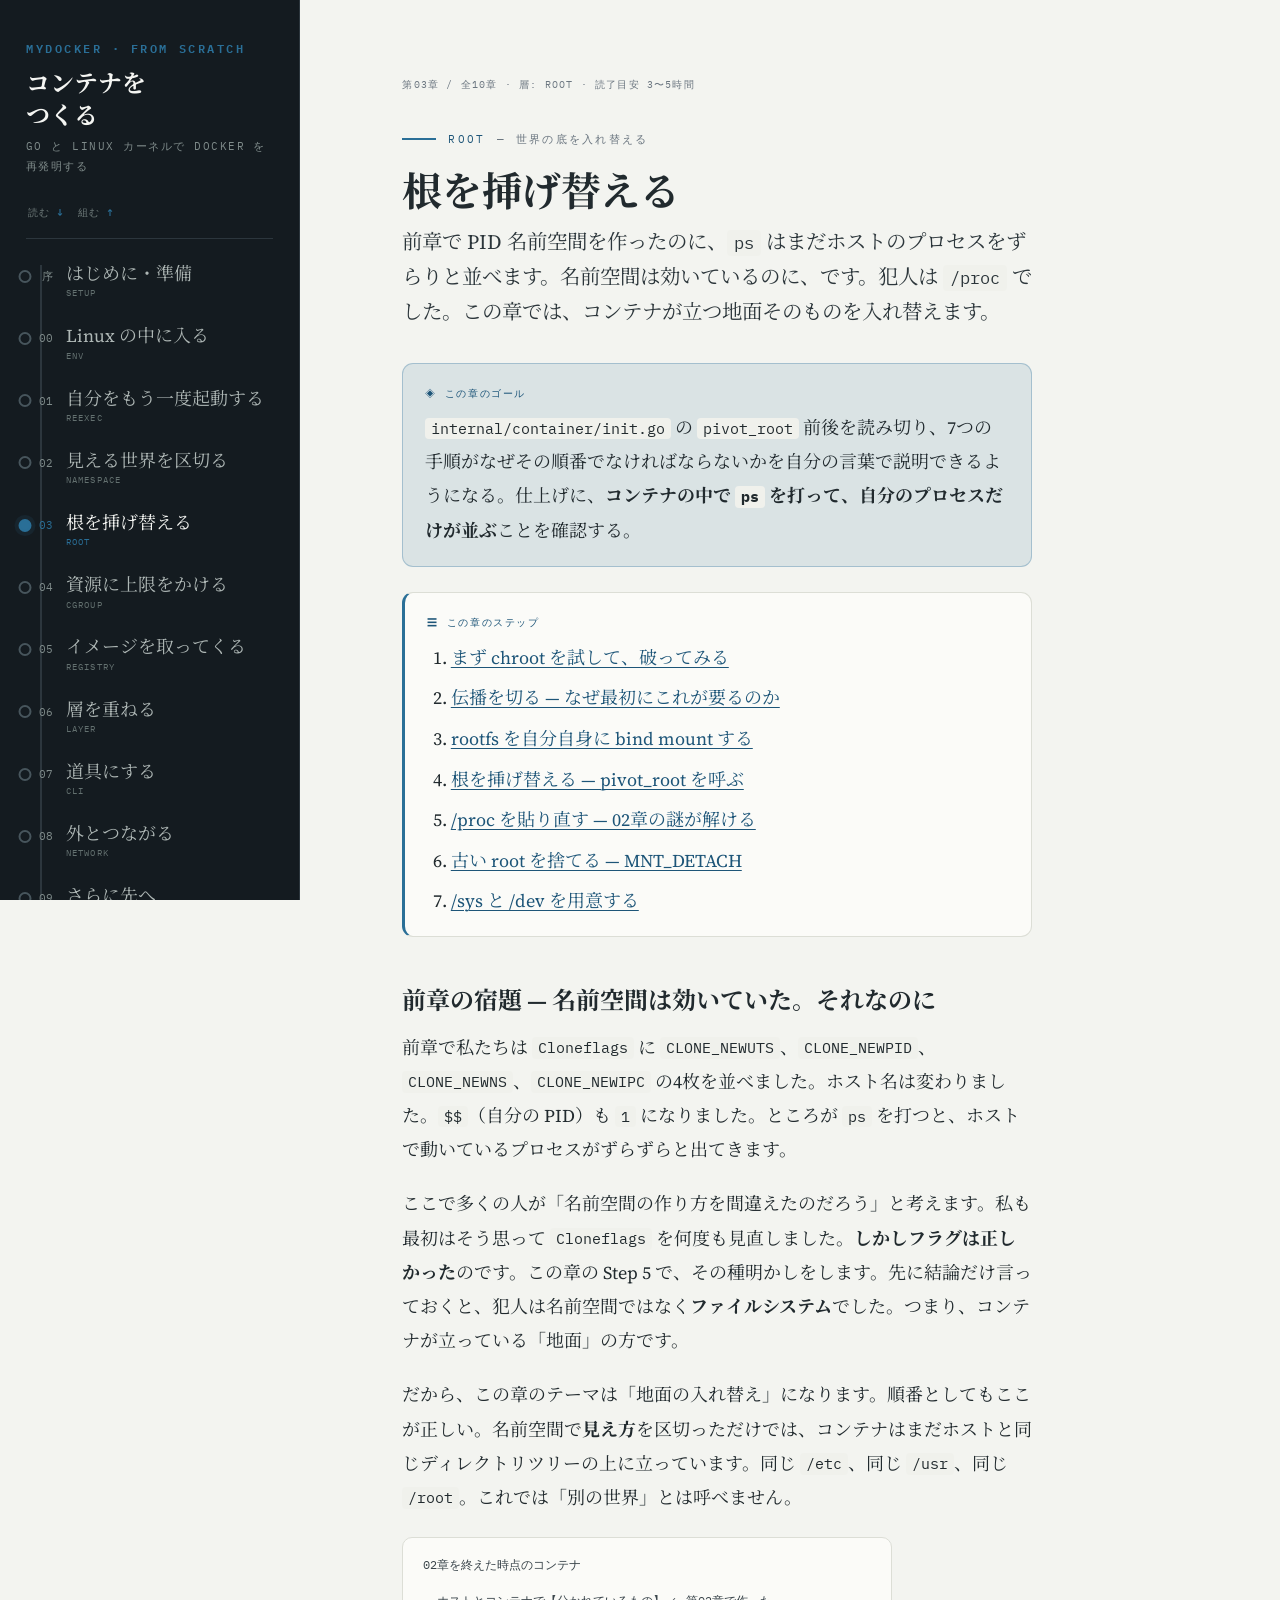
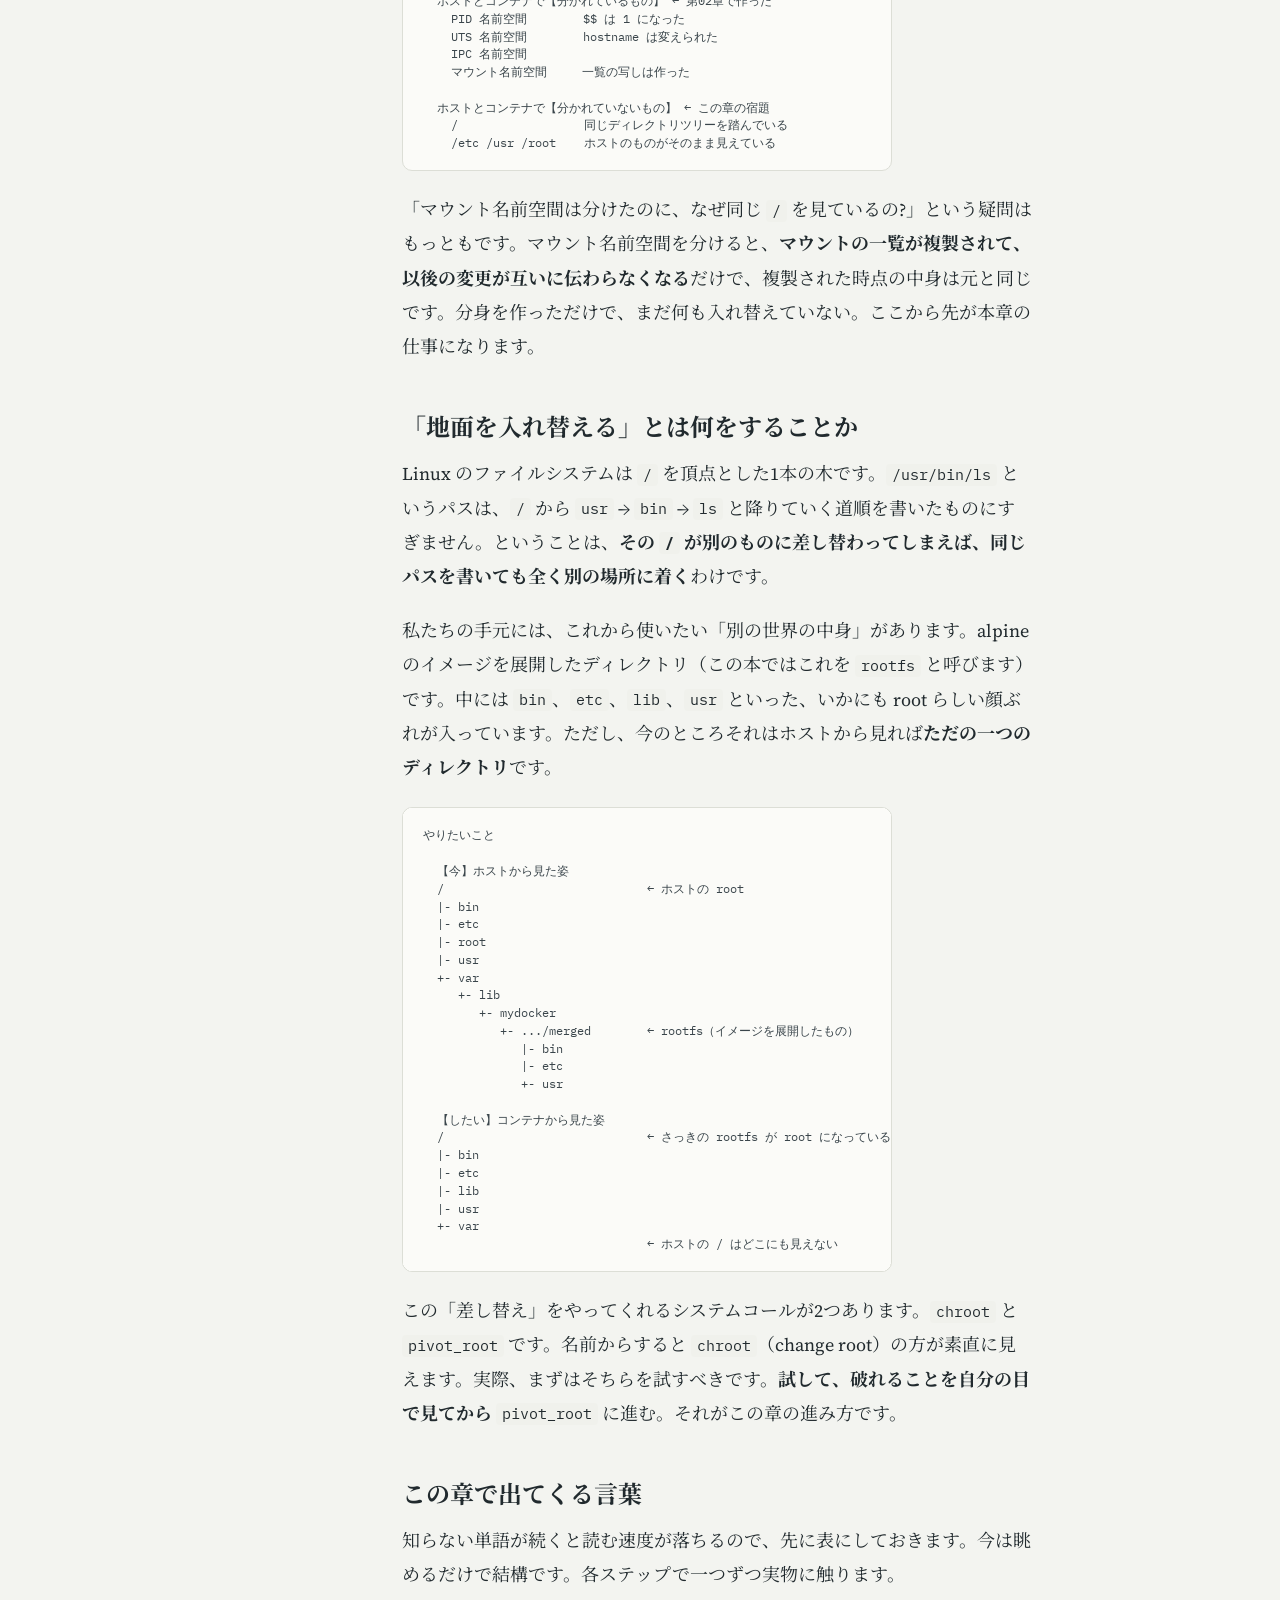
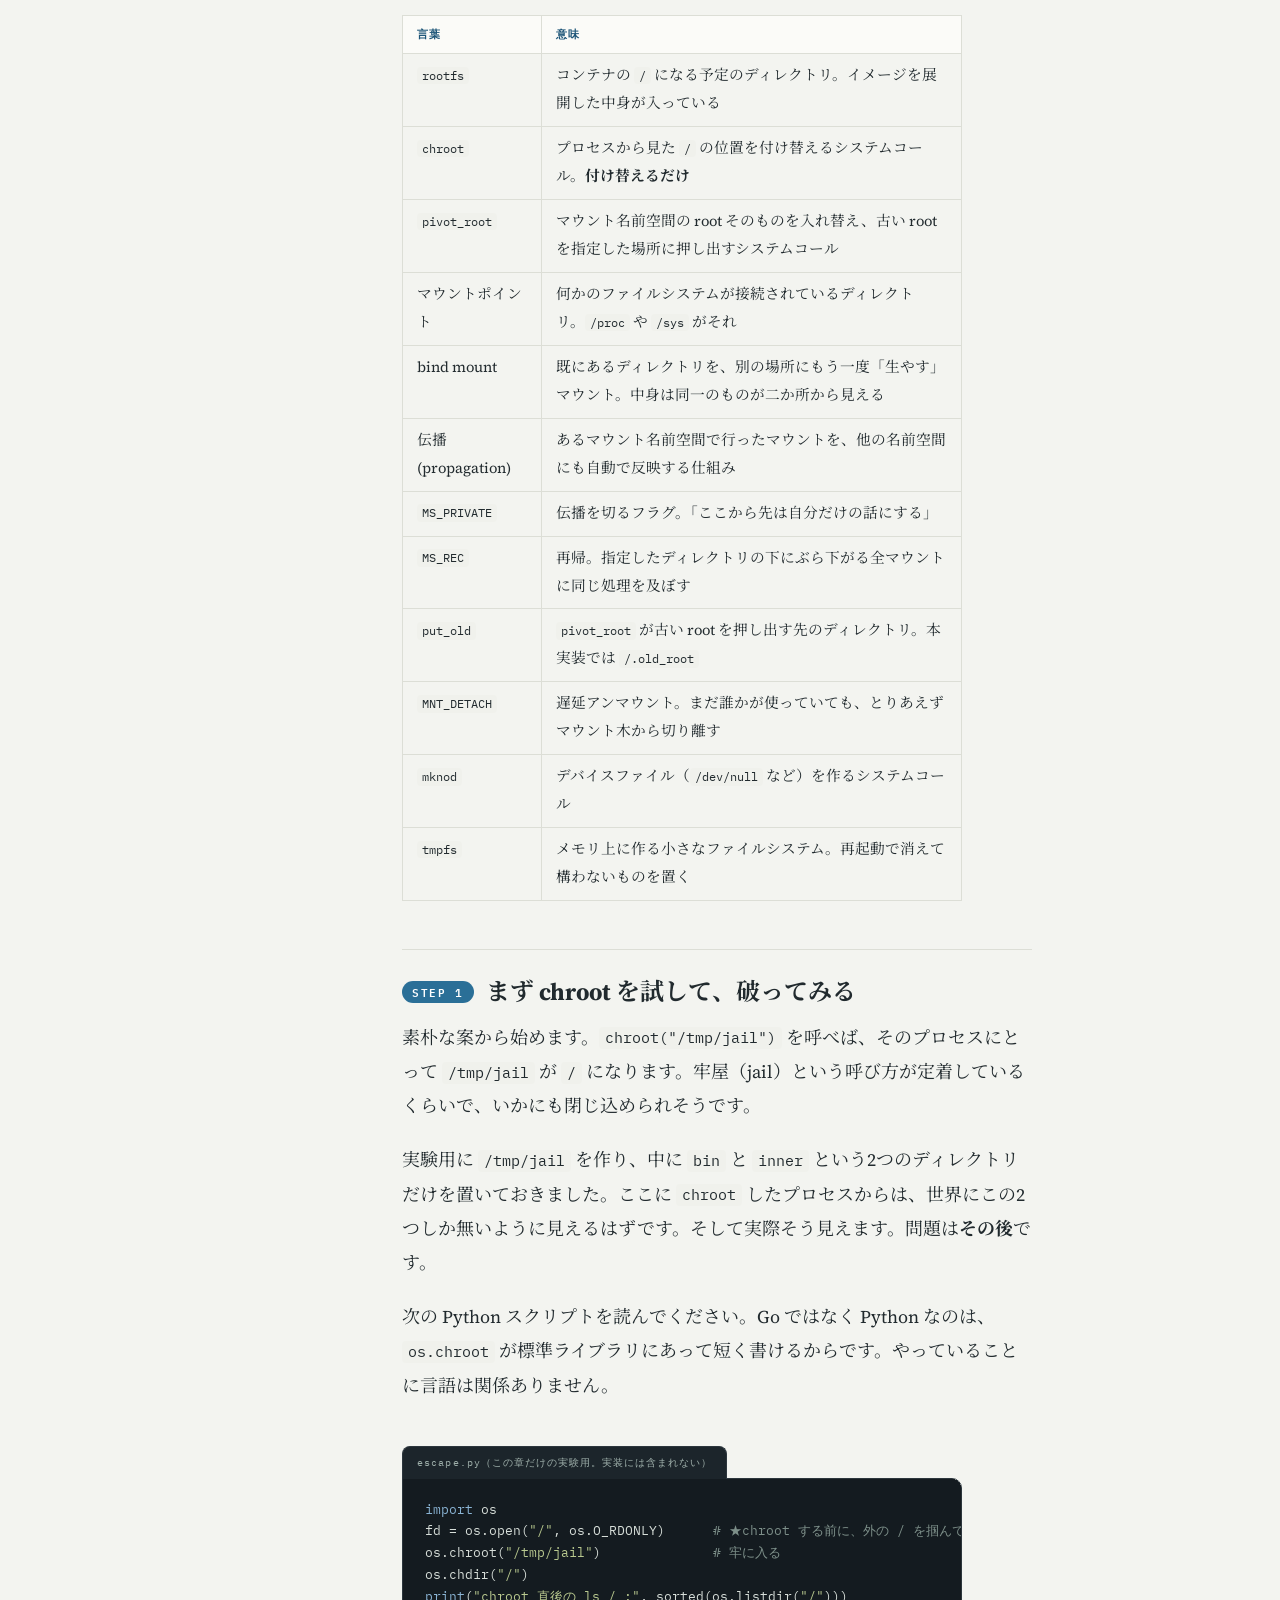
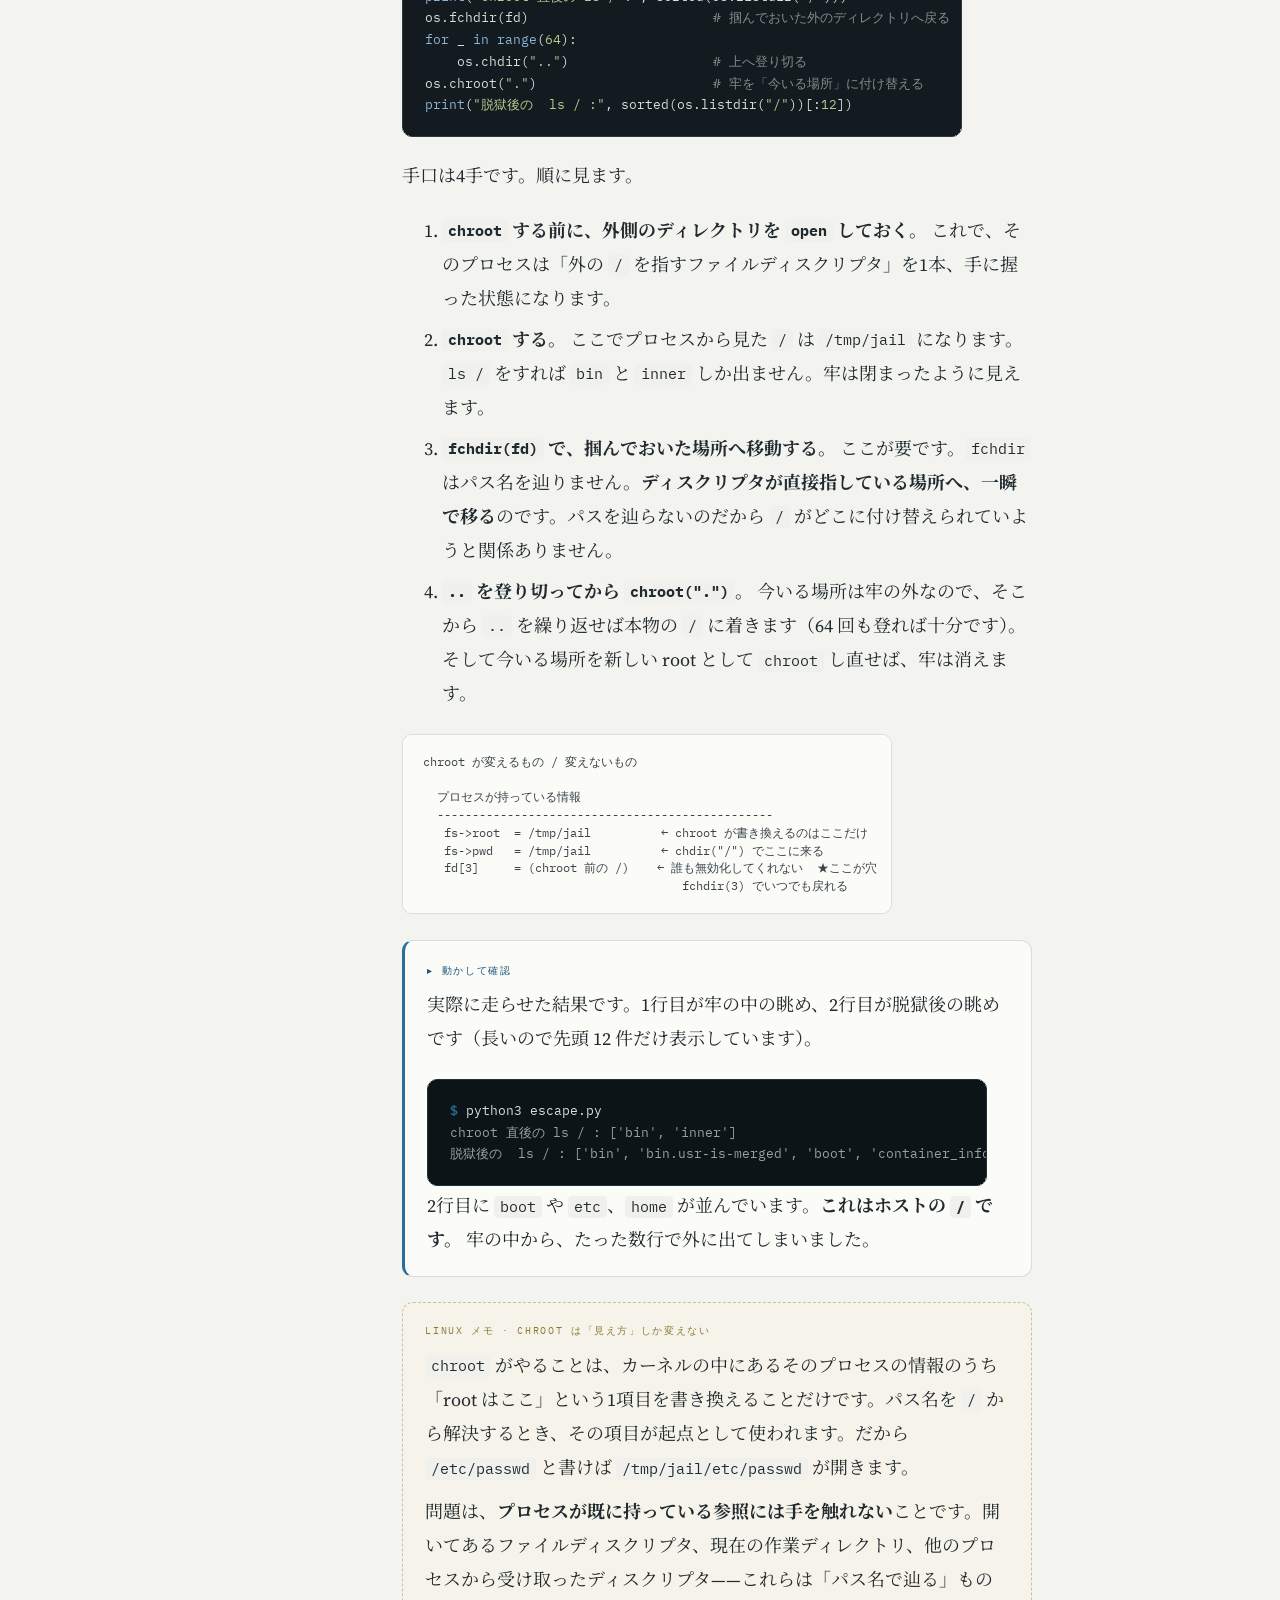
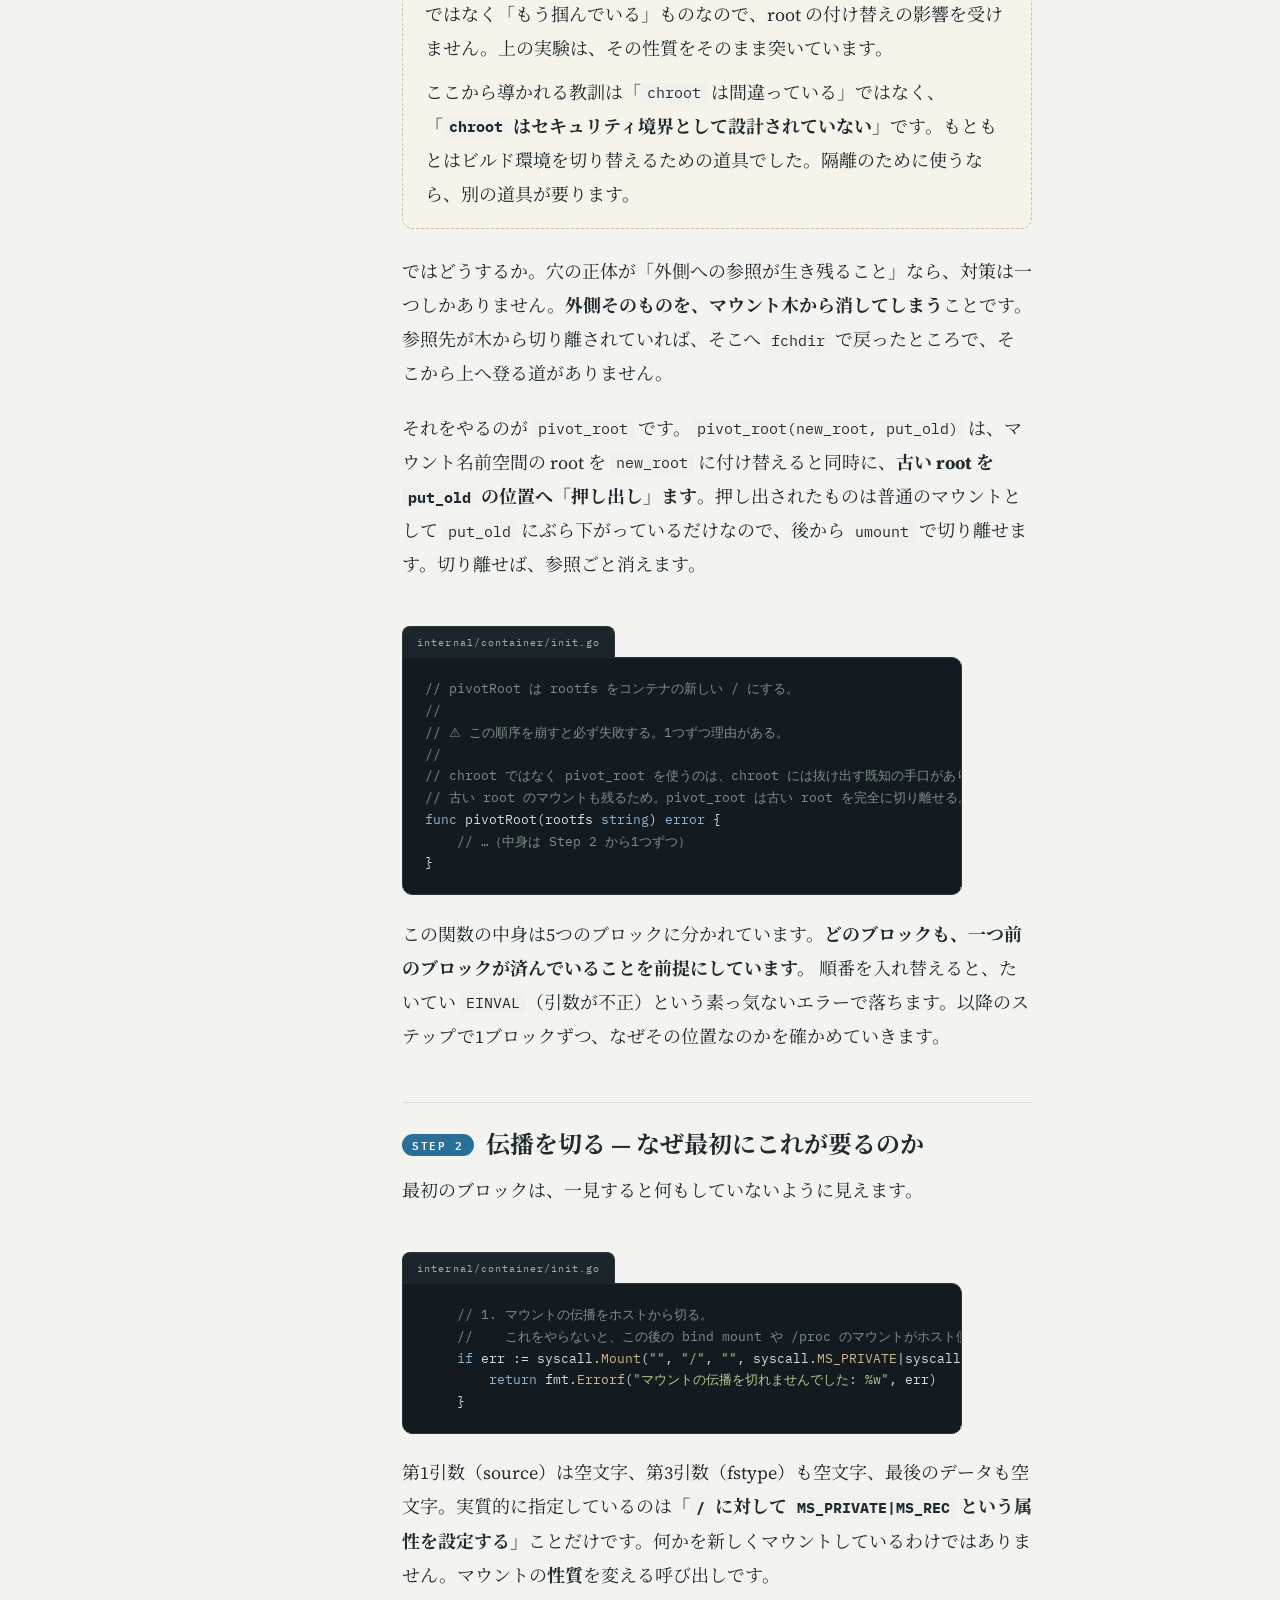
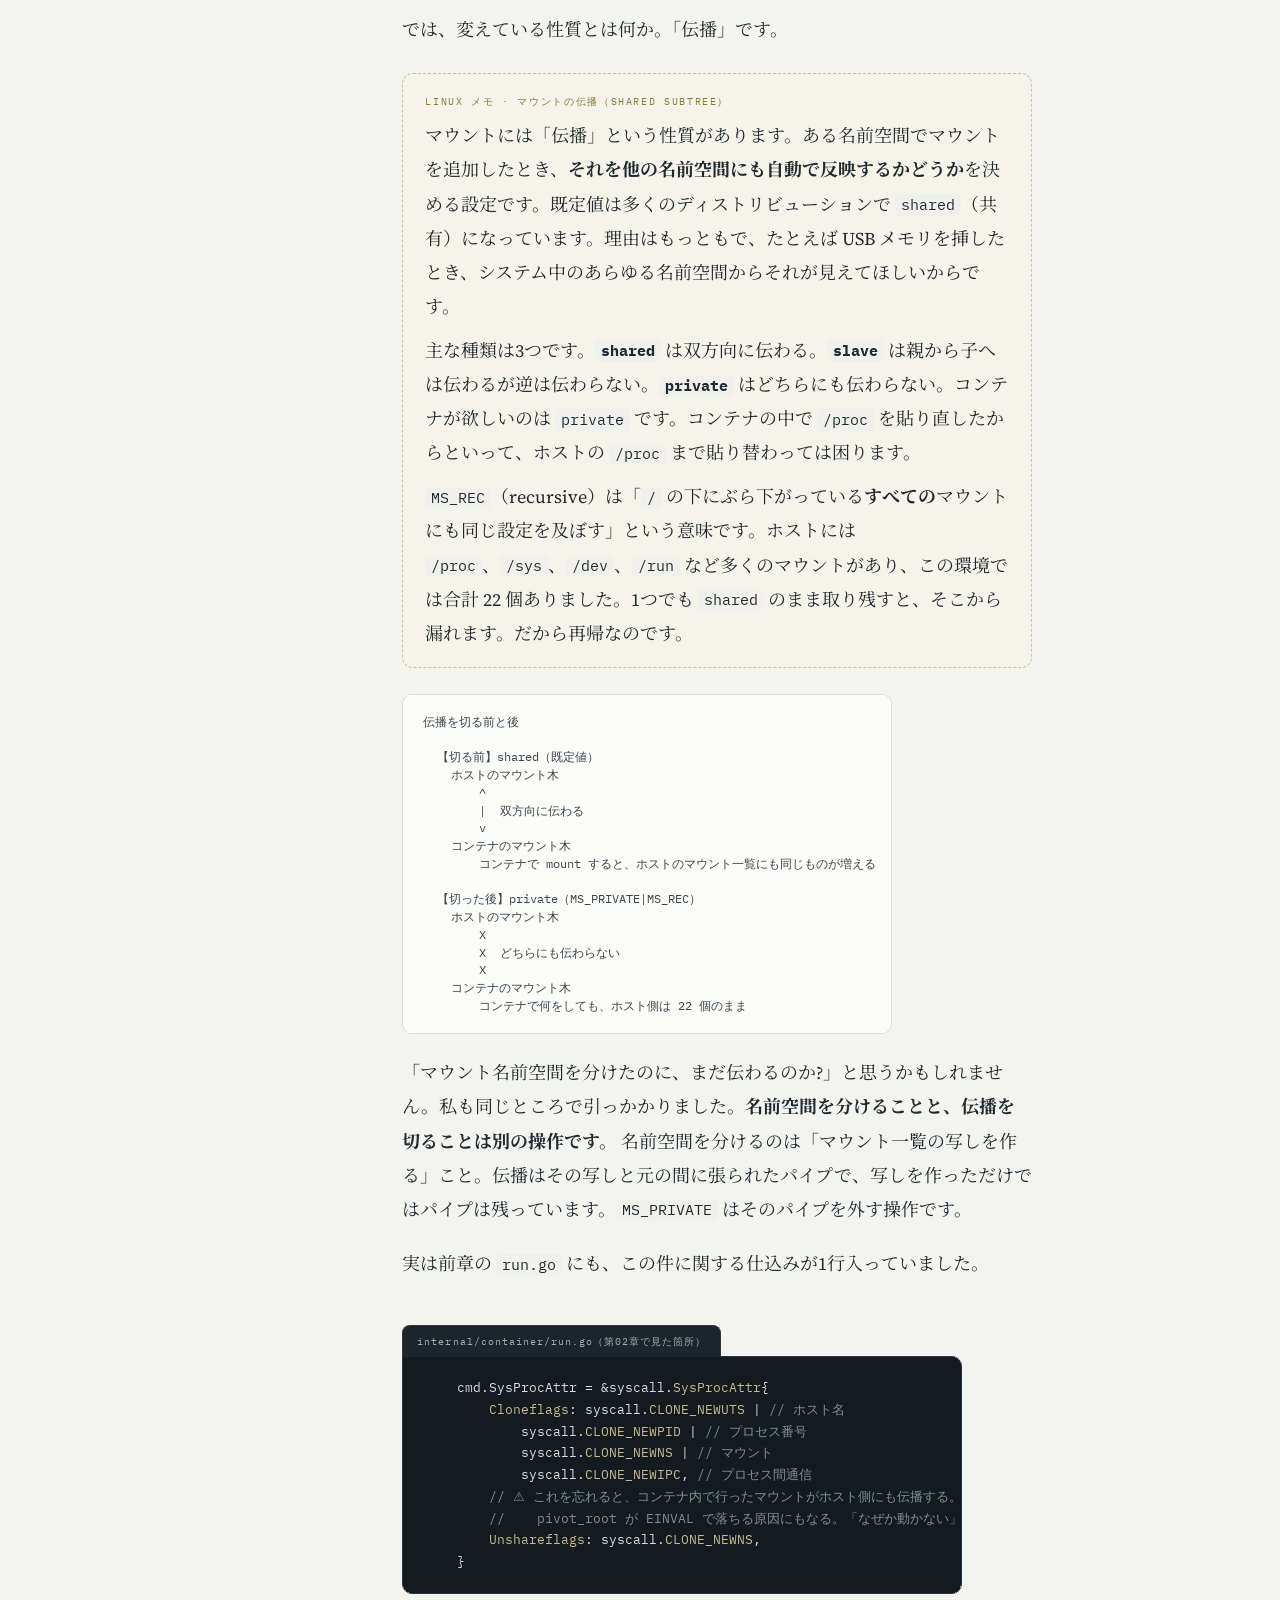
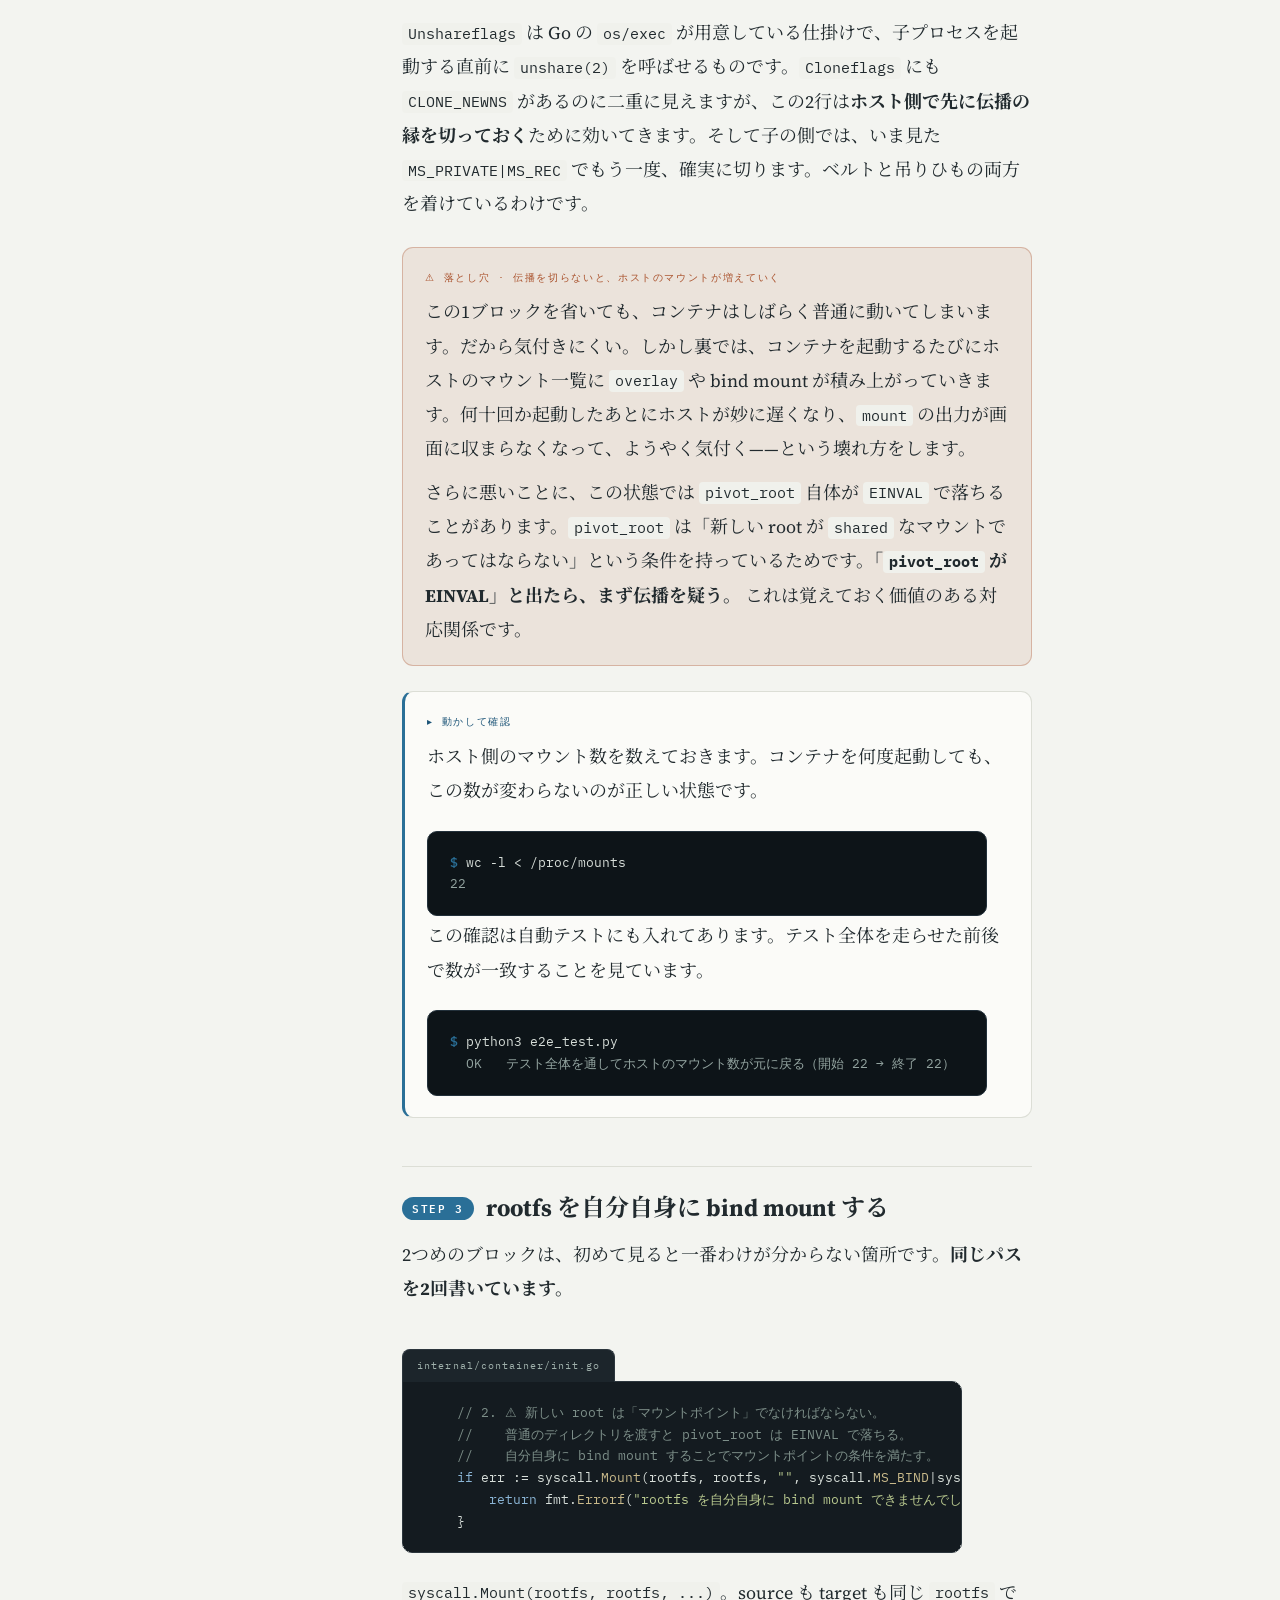
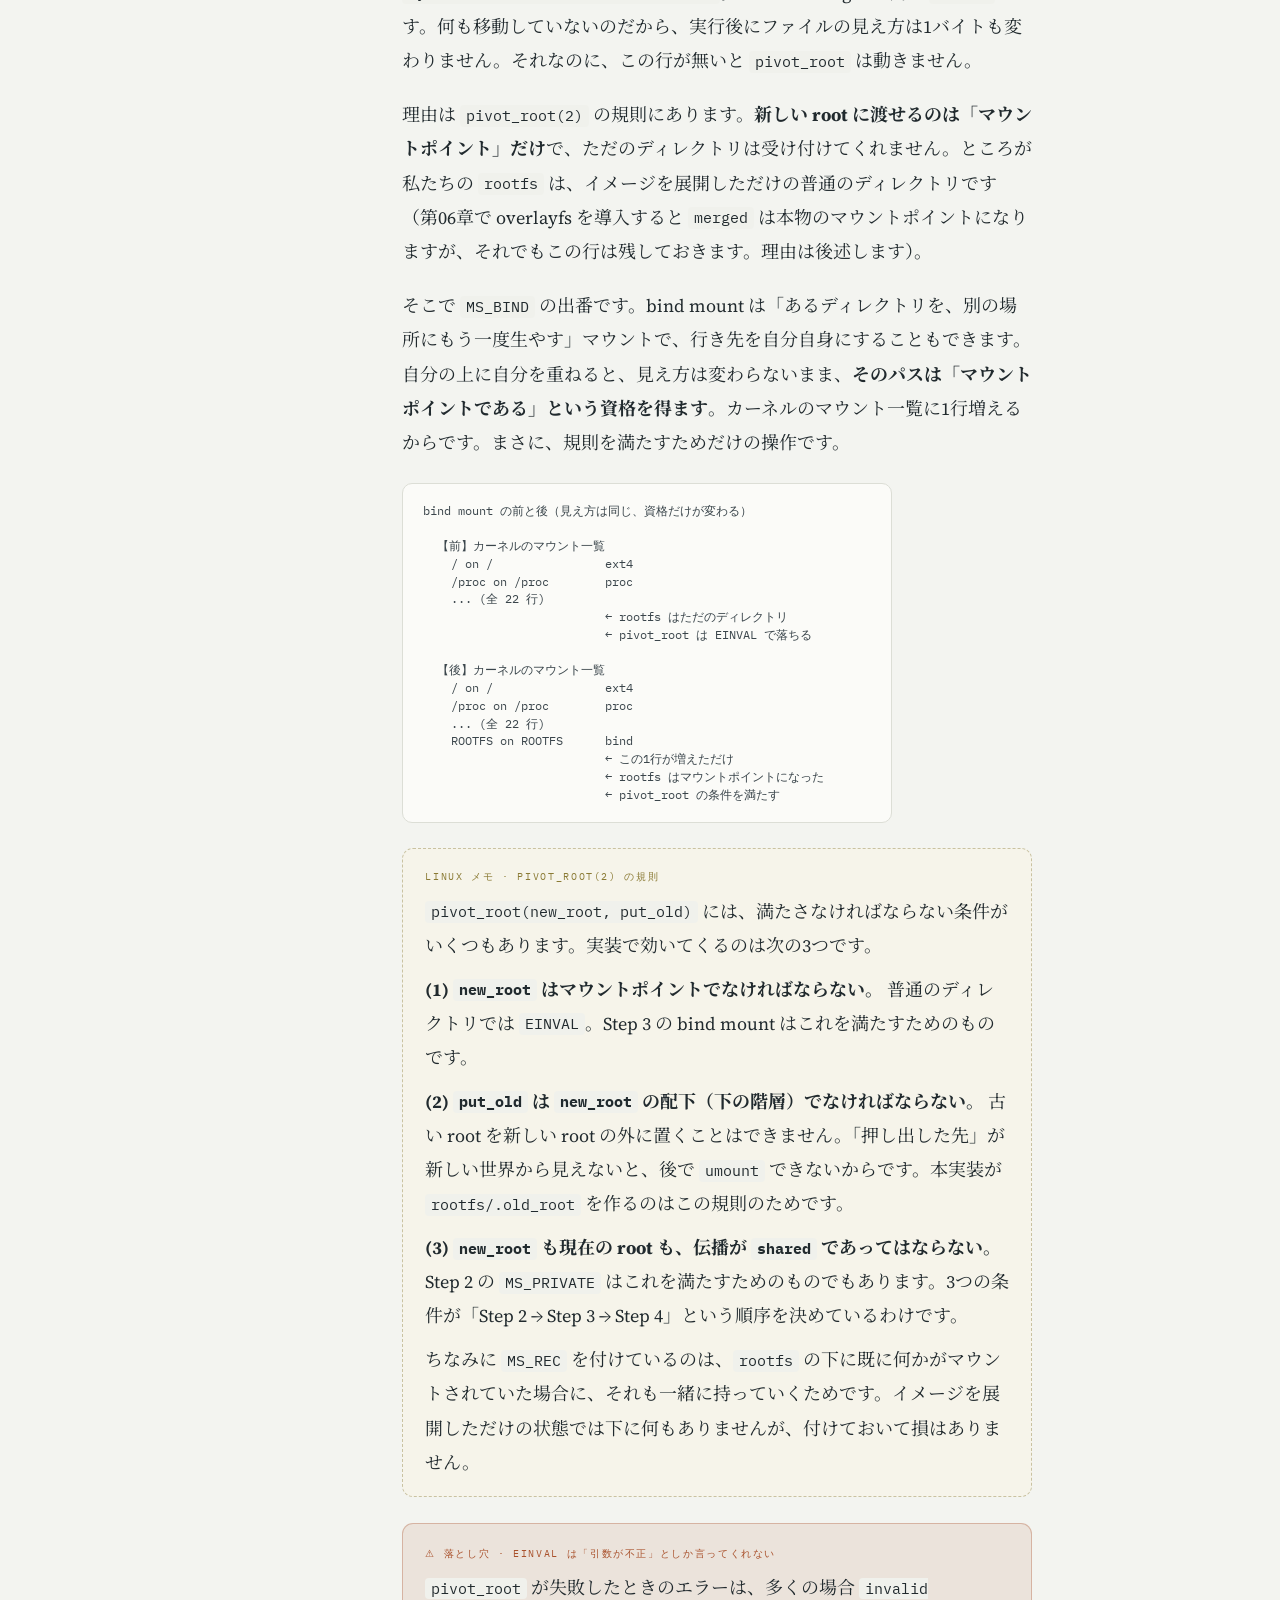
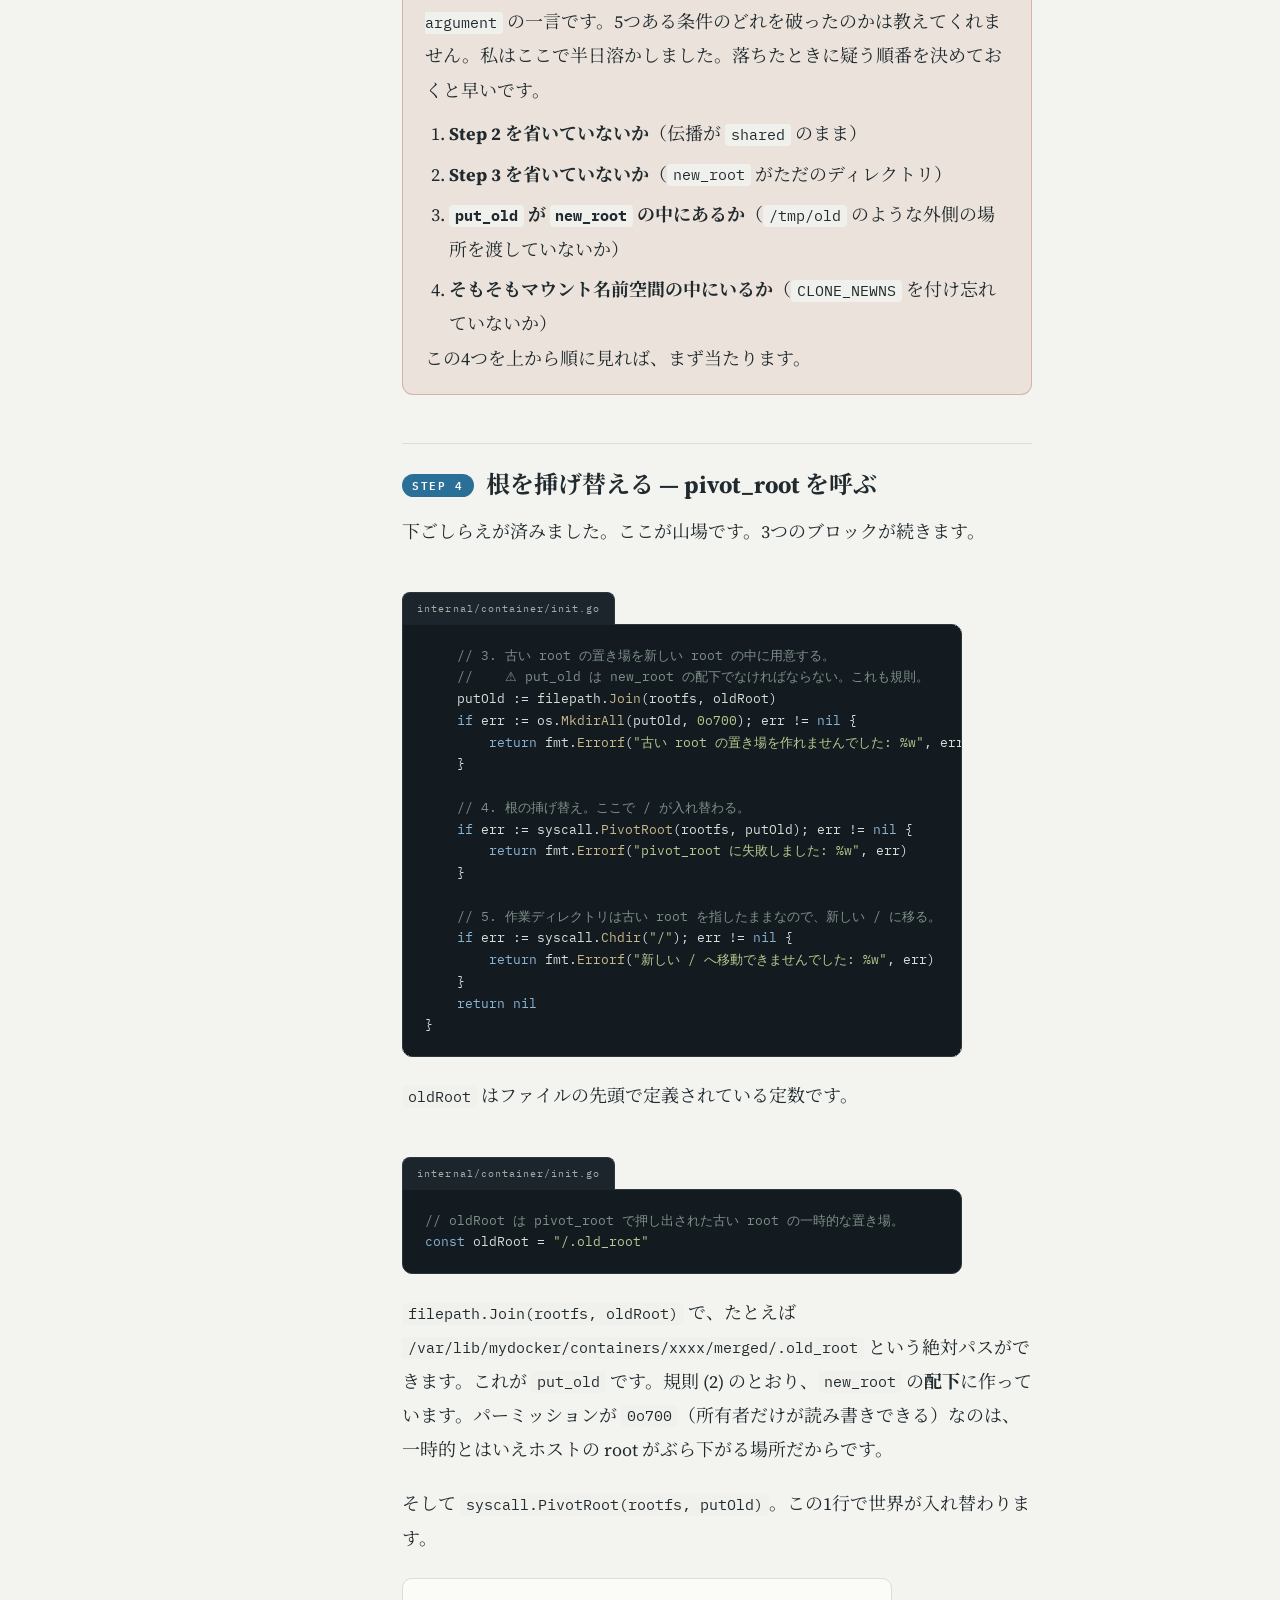
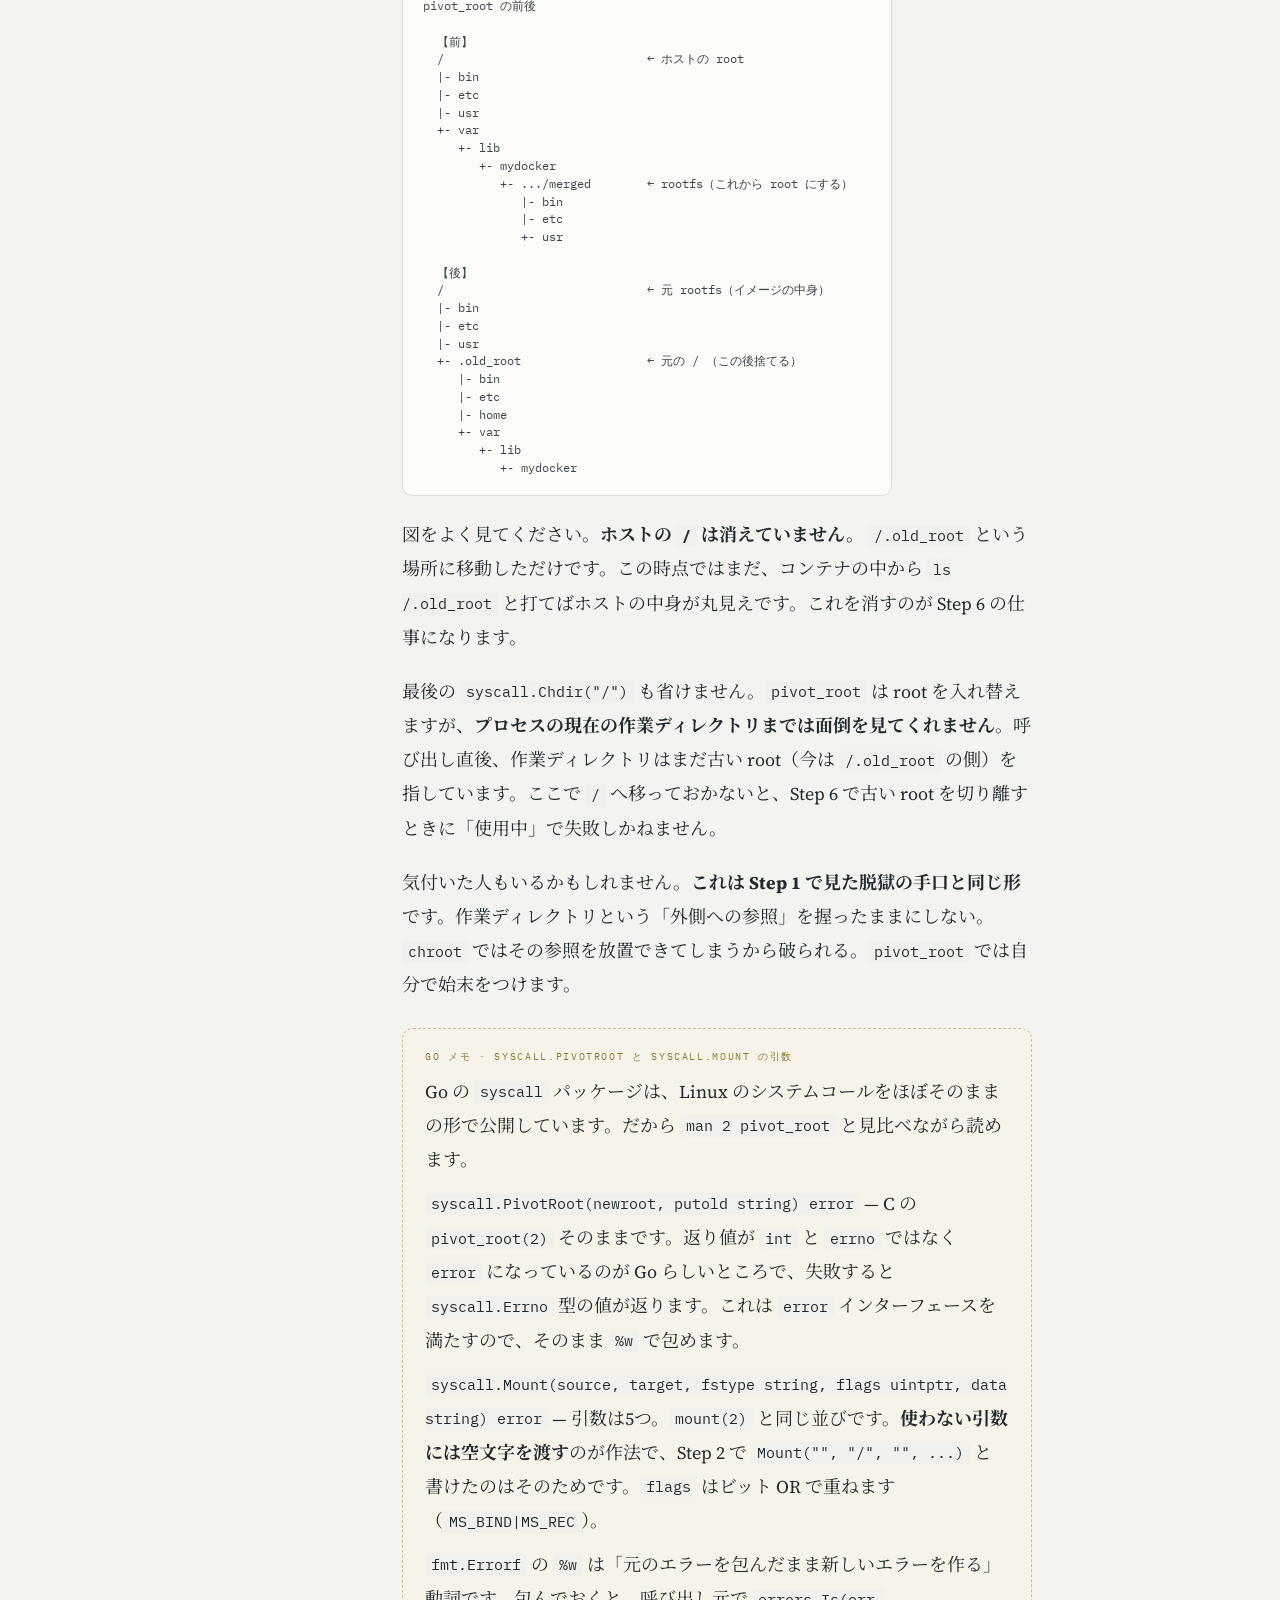
<file: docs/03-pivotroot.html>
<!DOCTYPE html>
<html lang="ja">
<head>
<meta charset="utf-8">
<meta name="viewport" content="width=device-width, initial-scale=1">
<title>第03章 根を挿げ替える — コンテナをつくる</title>
<link rel="preconnect" href="https://fonts.googleapis.com">
<link rel="preconnect" href="https://fonts.gstatic.com" crossorigin>
<link href="https://fonts.googleapis.com/css2?family=IBM+Plex+Mono:wght@400;500;600&family=Source+Serif+4:opsz,wght@8..60,400;8..60,600;8..60,700&family=Noto+Serif+JP:wght@400;600;700&display=swap" rel="stylesheet">
<link rel="stylesheet" href="style.css">
</head>
<body>
<div class="shell">
  <aside class="spine">
    <a class="wordmark" href="index.html">MYDOCKER · from scratch</a>
    <div class="book-title">コンテナを<br>つくる</div>
    <div class="book-sub">Go と Linux カーネルで Docker を再発明する</div>

    <div class="legend"><span>読む <b>↓</b></span><span>組む <b>↑</b></span></div>

    <nav aria-label="目次">
      <ul class="toc">
        <li><a class="nav-item" href="index.html"><span class="nav-num">序</span><span class="nav-label">はじめに・準備<span class="nav-tag">Setup</span></span></a></li>
        <li><a class="nav-item" href="00-env.html"><span class="nav-num">00</span><span class="nav-label">Linux の中に入る<span class="nav-tag">Env</span></span></a></li>
        <li><a class="nav-item" href="01-reexec.html"><span class="nav-num">01</span><span class="nav-label">自分をもう一度起動する<span class="nav-tag">Reexec</span></span></a></li>
        <li><a class="nav-item" href="02-namespace.html"><span class="nav-num">02</span><span class="nav-label">見える世界を区切る<span class="nav-tag">Namespace</span></span></a></li>
        <li><a class="nav-item current" aria-current="page" href="03-pivotroot.html"><span class="nav-num">03</span><span class="nav-label">根を挿げ替える<span class="nav-tag">Root</span></span></a></li>
        <li><a class="nav-item" href="04-cgroup.html"><span class="nav-num">04</span><span class="nav-label">資源に上限をかける<span class="nav-tag">Cgroup</span></span></a></li>
        <li><a class="nav-item" href="05-registry.html"><span class="nav-num">05</span><span class="nav-label">イメージを取ってくる<span class="nav-tag">Registry</span></span></a></li>
        <li><a class="nav-item" href="06-overlay.html"><span class="nav-num">06</span><span class="nav-label">層を重ねる<span class="nav-tag">Layer</span></span></a></li>
        <li><a class="nav-item" href="07-cli.html"><span class="nav-num">07</span><span class="nav-label">道具にする<span class="nav-tag">CLI</span></span></a></li>
        <li><a class="nav-item" href="08-network.html"><span class="nav-num">08</span><span class="nav-label">外とつながる<span class="nav-tag">Network</span></span></a></li>
        <li><a class="nav-item" href="09-beyond.html"><span class="nav-num">09</span><span class="nav-label">さらに先へ<span class="nav-tag">Beyond</span></span></a></li>
      </ul>
    </nav>

    <div class="spine-foot">
      各章は一つの層。<br>隔離する → 根を替える → 締める<br>→ 取ってくる → 重ねる、の順に積む。
    </div>
  </aside>

  <main class="reading">
    <div class="progress-tag">第03章 / 全10章 · 層: ROOT · 読了目安 3〜5時間</div>
    <div class="eyebrow"><span>Root</span><span class="depth">— 世界の底を入れ替える</span></div>
    <h1>根を挿げ替える</h1>
    <p class="lede">前章で PID 名前空間を作ったのに、<code>ps</code> はまだホストのプロセスをずらりと並べます。名前空間は効いているのに、です。犯人は <code>/proc</code> でした。この章では、コンテナが立つ地面そのものを入れ替えます。</p>

    <div class="box goal"><div class="box-k">◈ この章のゴール</div>
      <p><code>internal/container/init.go</code> の <code>pivot_root</code> 前後を読み切り、7つの手順がなぜその順番でなければならないかを自分の言葉で説明できるようになる。仕上げに、<strong>コンテナの中で <code>ps</code> を打って、自分のプロセスだけが並ぶ</strong>ことを確認する。</p>
    </div>

    <div class="box map"><div class="box-k">☰ この章のステップ</div>
      <ol>
        <li><a href="#step-1">まず chroot を試して、破ってみる</a></li>
        <li><a href="#step-2">伝播を切る — なぜ最初にこれが要るのか</a></li>
        <li><a href="#step-3">rootfs を自分自身に bind mount する</a></li>
        <li><a href="#step-4">根を挿げ替える — pivot_root を呼ぶ</a></li>
        <li><a href="#step-5">/proc を貼り直す — 02章の謎が解ける</a></li>
        <li><a href="#step-6">古い root を捨てる — MNT_DETACH</a></li>
        <li><a href="#step-7">/sys と /dev を用意する</a></li>
      </ol>
    </div>

    <h2>前章の宿題 — 名前空間は効いていた。それなのに</h2>

    <p>前章で私たちは <code>Cloneflags</code> に <code>CLONE_NEWUTS</code>、<code>CLONE_NEWPID</code>、<code>CLONE_NEWNS</code>、<code>CLONE_NEWIPC</code> の4枚を並べました。ホスト名は変わりました。<code>$$</code>（自分の PID）も <code>1</code> になりました。ところが <code>ps</code> を打つと、ホストで動いているプロセスがずらずらと出てきます。</p>

    <p>ここで多くの人が「名前空間の作り方を間違えたのだろう」と考えます。私も最初はそう思って <code>Cloneflags</code> を何度も見直しました。<strong>しかしフラグは正しかった</strong>のです。この章の Step 5 で、その種明かしをします。先に結論だけ言っておくと、犯人は名前空間ではなく<strong>ファイルシステム</strong>でした。つまり、コンテナが立っている「地面」の方です。</p>

    <p>だから、この章のテーマは「地面の入れ替え」になります。順番としてもここが正しい。名前空間で<strong>見え方</strong>を区切っただけでは、コンテナはまだホストと同じディレクトリツリーの上に立っています。同じ <code>/etc</code>、同じ <code>/usr</code>、同じ <code>/root</code>。これでは「別の世界」とは呼べません。</p>

    <div class="ascii">02章を終えた時点のコンテナ

  ホストとコンテナで【分かれているもの】 ← 第02章で作った
    PID 名前空間        $$ は 1 になった
    UTS 名前空間        hostname は変えられた
    IPC 名前空間
    マウント名前空間     一覧の写しは作った

  ホストとコンテナで【分かれていないもの】 ← この章の宿題
    /                  同じディレクトリツリーを踏んでいる
    /etc /usr /root    ホストのものがそのまま見えている</div>

    <p>「マウント名前空間は分けたのに、なぜ同じ <code>/</code> を見ているの?」という疑問はもっともです。マウント名前空間を分けると、<strong>マウントの一覧が複製されて、以後の変更が互いに伝わらなくなる</strong>だけで、複製された時点の中身は元と同じです。分身を作っただけで、まだ何も入れ替えていない。ここから先が本章の仕事になります。</p>

    <h2>「地面を入れ替える」とは何をすることか</h2>

    <p>Linux のファイルシステムは <code>/</code> を頂点とした1本の木です。<code>/usr/bin/ls</code> というパスは、<code>/</code> から <code>usr</code> → <code>bin</code> → <code>ls</code> と降りていく道順を書いたものにすぎません。ということは、<strong>その <code>/</code> が別のものに差し替わってしまえば、同じパスを書いても全く別の場所に着く</strong>わけです。</p>

    <p>私たちの手元には、これから使いたい「別の世界の中身」があります。alpine のイメージを展開したディレクトリ（この本ではこれを <code>rootfs</code> と呼びます）です。中には <code>bin</code>、<code>etc</code>、<code>lib</code>、<code>usr</code> といった、いかにも root らしい顔ぶれが入っています。ただし、今のところそれはホストから見れば<strong>ただの一つのディレクトリ</strong>です。</p>

    <div class="ascii">やりたいこと

  【今】ホストから見た姿
  /                             ← ホストの root
  |- bin
  |- etc
  |- root
  |- usr
  +- var
     +- lib
        +- mydocker
           +- .../merged        ← rootfs（イメージを展開したもの）
              |- bin
              |- etc
              +- usr

  【したい】コンテナから見た姿
  /                             ← さっきの rootfs が root になっている
  |- bin
  |- etc
  |- lib
  |- usr
  +- var
                                ← ホストの / はどこにも見えない</div>

    <p>この「差し替え」をやってくれるシステムコールが2つあります。<code>chroot</code> と <code>pivot_root</code> です。名前からすると <code>chroot</code>（change root）の方が素直に見えます。実際、まずはそちらを試すべきです。<strong>試して、破れることを自分の目で見てから</strong> <code>pivot_root</code> に進む。それがこの章の進み方です。</p>

    <h2>この章で出てくる言葉</h2>

    <p>知らない単語が続くと読む速度が落ちるので、先に表にしておきます。今は眺めるだけで結構です。各ステップで一つずつ実物に触ります。</p>

    <table>
      <tr><th>言葉</th><th>意味</th></tr>
      <tr><td><code>rootfs</code></td><td>コンテナの <code>/</code> になる予定のディレクトリ。イメージを展開した中身が入っている</td></tr>
      <tr><td><code>chroot</code></td><td>プロセスから見た <code>/</code> の位置を付け替えるシステムコール。<strong>付け替えるだけ</strong></td></tr>
      <tr><td><code>pivot_root</code></td><td>マウント名前空間の root そのものを入れ替え、古い root を指定した場所に押し出すシステムコール</td></tr>
      <tr><td>マウントポイント</td><td>何かのファイルシステムが接続されているディレクトリ。<code>/proc</code> や <code>/sys</code> がそれ</td></tr>
      <tr><td>bind mount</td><td>既にあるディレクトリを、別の場所にもう一度「生やす」マウント。中身は同一のものが二か所から見える</td></tr>
      <tr><td>伝播 (propagation)</td><td>あるマウント名前空間で行ったマウントを、他の名前空間にも自動で反映する仕組み</td></tr>
      <tr><td><code>MS_PRIVATE</code></td><td>伝播を切るフラグ。「ここから先は自分だけの話にする」</td></tr>
      <tr><td><code>MS_REC</code></td><td>再帰。指定したディレクトリの下にぶら下がる全マウントに同じ処理を及ぼす</td></tr>
      <tr><td><code>put_old</code></td><td><code>pivot_root</code> が古い root を押し出す先のディレクトリ。本実装では <code>/.old_root</code></td></tr>
      <tr><td><code>MNT_DETACH</code></td><td>遅延アンマウント。まだ誰かが使っていても、とりあえずマウント木から切り離す</td></tr>
      <tr><td><code>mknod</code></td><td>デバイスファイル（<code>/dev/null</code> など）を作るシステムコール</td></tr>
      <tr><td><code>tmpfs</code></td><td>メモリ上に作る小さなファイルシステム。再起動で消えて構わないものを置く</td></tr>
    </table>

    <h2 class="step" id="step-1"><span class="step-no">Step 1</span>まず chroot を試して、破ってみる</h2>

    <p>素朴な案から始めます。<code>chroot("/tmp/jail")</code> を呼べば、そのプロセスにとって <code>/tmp/jail</code> が <code>/</code> になります。牢屋（jail）という呼び方が定着しているくらいで、いかにも閉じ込められそうです。</p>

    <p>実験用に <code>/tmp/jail</code> を作り、中に <code>bin</code> と <code>inner</code> という2つのディレクトリだけを置いておきました。ここに <code>chroot</code> したプロセスからは、世界にこの2つしか無いように見えるはずです。そして実際そう見えます。問題は<strong>その後</strong>です。</p>

    <p>次の Python スクリプトを読んでください。Go ではなく Python なのは、<code>os.chroot</code> が標準ライブラリにあって短く書けるからです。やっていることに言語は関係ありません。</p>

    <div class="file-tag">escape.py（この章だけの実験用。実装には含まれない）</div>
<pre><code><span class="kw">import</span> os
fd = os.open(<span class="st">"/"</span>, os.O_RDONLY)      <span class="cm"># ★chroot する前に、外の / を掴んでおく</span>
os.chroot(<span class="st">"/tmp/jail"</span>)              <span class="cm"># 牢に入る</span>
os.chdir(<span class="st">"/"</span>)
<span class="kw">print</span>(<span class="st">"chroot 直後の ls / :"</span>, sorted(os.listdir(<span class="st">"/"</span>)))
os.fchdir(fd)                       <span class="cm"># 掴んでおいた外のディレクトリへ戻る</span>
<span class="kw">for</span> _ <span class="kw">in</span> <span class="kw">range</span>(<span class="st">64</span>):
    os.chdir(<span class="st">".."</span>)                  <span class="cm"># 上へ登り切る</span>
os.chroot(<span class="st">"."</span>)                      <span class="cm"># 牢を「今いる場所」に付け替える</span>
<span class="kw">print</span>(<span class="st">"脱獄後の  ls / :"</span>, sorted(os.listdir(<span class="st">"/"</span>))[:<span class="st">12</span>])</code></pre>

    <p>手口は4手です。順に見ます。</p>

    <ol>
      <li><strong><code>chroot</code> する前に、外側のディレクトリを <code>open</code> しておく。</strong> これで、そのプロセスは「外の <code>/</code> を指すファイルディスクリプタ」を1本、手に握った状態になります。</li>
      <li><strong><code>chroot</code> する。</strong> ここでプロセスから見た <code>/</code> は <code>/tmp/jail</code> になります。<code>ls /</code> をすれば <code>bin</code> と <code>inner</code> しか出ません。牢は閉まったように見えます。</li>
      <li><strong><code>fchdir(fd)</code> で、掴んでおいた場所へ移動する。</strong> ここが要です。<code>fchdir</code> はパス名を辿りません。<strong>ディスクリプタが直接指している場所へ、一瞬で移る</strong>のです。パスを辿らないのだから <code>/</code> がどこに付け替えられていようと関係ありません。</li>
      <li><strong><code>..</code> を登り切ってから <code>chroot(".")</code>。</strong> 今いる場所は牢の外なので、そこから <code>..</code> を繰り返せば本物の <code>/</code> に着きます（64 回も登れば十分です）。そして今いる場所を新しい root として <code>chroot</code> し直せば、牢は消えます。</li>
    </ol>

    <div class="ascii">chroot が変えるもの / 変えないもの

  プロセスが持っている情報
  ------------------------------------------------
   fs-&gt;root  = /tmp/jail          ← chroot が書き換えるのはここだけ
   fs-&gt;pwd   = /tmp/jail          ← chdir("/") でここに来る
   fd[3]     = (chroot 前の /)    ← 誰も無効化してくれない  ★ここが穴
                                     fchdir(3) でいつでも戻れる</div>

    <div class="box do"><div class="box-k">▸ 動かして確認</div>
      <p>実際に走らせた結果です。1行目が牢の中の眺め、2行目が脱獄後の眺めです（長いので先頭 12 件だけ表示しています）。</p>
      <pre class="term"><code><span class="ps">$</span> python3 escape.py
<span class="out">chroot 直後の ls / : ['bin', 'inner']
脱獄後の  ls / : ['bin', 'bin.usr-is-merged', 'boot', 'container_info.json', 'dev', 'etc', 'home', 'lib', 'lib.usr-is-merged', 'lib64', 'lost+found', 'media']</span></code></pre>
      <p>2行目に <code>boot</code> や <code>etc</code>、<code>home</code> が並んでいます。<strong>これはホストの <code>/</code> です。</strong> 牢の中から、たった数行で外に出てしまいました。</p>
    </div>

    <div class="gonote"><div class="box-k">LINUX メモ · chroot は「見え方」しか変えない</div>
      <p><code>chroot</code> がやることは、カーネルの中にあるそのプロセスの情報のうち「root はここ」という1項目を書き換えることだけです。パス名を <code>/</code> から解決するとき、その項目が起点として使われます。だから <code>/etc/passwd</code> と書けば <code>/tmp/jail/etc/passwd</code> が開きます。</p>
      <p>問題は、<strong>プロセスが既に持っている参照には手を触れない</strong>ことです。開いてあるファイルディスクリプタ、現在の作業ディレクトリ、他のプロセスから受け取ったディスクリプタ——これらは「パス名で辿る」ものではなく「もう掴んでいる」ものなので、root の付け替えの影響を受けません。上の実験は、その性質をそのまま突いています。</p>
      <p>ここから導かれる教訓は「<code>chroot</code> は間違っている」ではなく、<strong>「<code>chroot</code> はセキュリティ境界として設計されていない」</strong>です。もともとはビルド環境を切り替えるための道具でした。隔離のために使うなら、別の道具が要ります。</p>
    </div>

    <p>ではどうするか。穴の正体が「外側への参照が生き残ること」なら、対策は一つしかありません。<strong>外側そのものを、マウント木から消してしまう</strong>ことです。参照先が木から切り離されていれば、そこへ <code>fchdir</code> で戻ったところで、そこから上へ登る道がありません。</p>

    <p>それをやるのが <code>pivot_root</code> です。<code>pivot_root(new_root, put_old)</code> は、マウント名前空間の root を <code>new_root</code> に付け替えると同時に、<strong>古い root を <code>put_old</code> の位置へ「押し出し」ます</strong>。押し出されたものは普通のマウントとして <code>put_old</code> にぶら下がっているだけなので、後から <code>umount</code> で切り離せます。切り離せば、参照ごと消えます。</p>

    <div class="file-tag">internal/container/init.go</div>
<pre><code><span class="cm">// pivotRoot は rootfs をコンテナの新しい / にする。</span>
<span class="cm">//</span>
<span class="cm">// ⚠ この順序を崩すと必ず失敗する。1つずつ理由がある。</span>
<span class="cm">//</span>
<span class="cm">// chroot ではなく pivot_root を使うのは、chroot には抜け出す既知の手口があり、</span>
<span class="cm">// 古い root のマウントも残るため。pivot_root は古い root を完全に切り離せる。</span>
<span class="kw">func</span> pivotRoot(rootfs <span class="kw">string</span>) <span class="kw">error</span> {
	<span class="cm">// …（中身は Step 2 から1つずつ）</span>
}</code></pre>

    <p>この関数の中身は5つのブロックに分かれています。<strong>どのブロックも、一つ前のブロックが済んでいることを前提にしています。</strong> 順番を入れ替えると、たいてい <code>EINVAL</code>（引数が不正）という素っ気ないエラーで落ちます。以降のステップで1ブロックずつ、なぜその位置なのかを確かめていきます。</p>

    <h2 class="step" id="step-2"><span class="step-no">Step 2</span>伝播を切る — なぜ最初にこれが要るのか</h2>

    <p>最初のブロックは、一見すると何もしていないように見えます。</p>

    <div class="file-tag">internal/container/init.go</div>
<pre><code>	<span class="cm">// 1. マウントの伝播をホストから切る。</span>
	<span class="cm">//    これをやらないと、この後の bind mount や /proc のマウントがホスト側に漏れる。</span>
	<span class="kw">if</span> err := syscall.<span class="ty">Mount</span>(<span class="st">""</span>, <span class="st">"/"</span>, <span class="st">""</span>, syscall.<span class="ty">MS_PRIVATE</span>|syscall.<span class="ty">MS_REC</span>, <span class="st">""</span>); err != <span class="kw">nil</span> {
		<span class="kw">return</span> fmt.<span class="ty">Errorf</span>(<span class="st">"マウントの伝播を切れませんでした: %w"</span>, err)
	}</code></pre>

    <p>第1引数（source）は空文字、第3引数（fstype）も空文字、最後のデータも空文字。実質的に指定しているのは<strong>「<code>/</code> に対して <code>MS_PRIVATE|MS_REC</code> という属性を設定する」</strong>ことだけです。何かを新しくマウントしているわけではありません。マウントの<strong>性質</strong>を変える呼び出しです。</p>

    <p>では、変えている性質とは何か。「伝播」です。</p>

    <div class="gonote"><div class="box-k">LINUX メモ · マウントの伝播（shared subtree）</div>
      <p>マウントには「伝播」という性質があります。ある名前空間でマウントを追加したとき、<strong>それを他の名前空間にも自動で反映するかどうか</strong>を決める設定です。既定値は多くのディストリビューションで <code>shared</code>（共有）になっています。理由はもっともで、たとえば USB メモリを挿したとき、システム中のあらゆる名前空間からそれが見えてほしいからです。</p>
      <p>主な種類は3つです。<strong><code>shared</code></strong> は双方向に伝わる。<strong><code>slave</code></strong> は親から子へは伝わるが逆は伝わらない。<strong><code>private</code></strong> はどちらにも伝わらない。コンテナが欲しいのは <code>private</code> です。コンテナの中で <code>/proc</code> を貼り直したからといって、ホストの <code>/proc</code> まで貼り替わっては困ります。</p>
      <p><code>MS_REC</code>（recursive）は「<code>/</code> の下にぶら下がっている<strong>すべての</strong>マウントにも同じ設定を及ぼす」という意味です。ホストには <code>/proc</code>、<code>/sys</code>、<code>/dev</code>、<code>/run</code> など多くのマウントがあり、この環境では合計 22 個ありました。1つでも <code>shared</code> のまま取り残すと、そこから漏れます。だから再帰なのです。</p>
    </div>

    <div class="ascii">伝播を切る前と後

  【切る前】shared（既定値）
    ホストのマウント木
        ^
        |  双方向に伝わる
        v
    コンテナのマウント木
        コンテナで mount すると、ホストのマウント一覧にも同じものが増える

  【切った後】private（MS_PRIVATE|MS_REC）
    ホストのマウント木
        X
        X  どちらにも伝わらない
        X
    コンテナのマウント木
        コンテナで何をしても、ホスト側は 22 個のまま</div>

    <p>「マウント名前空間を分けたのに、まだ伝わるのか?」と思うかもしれません。私も同じところで引っかかりました。<strong>名前空間を分けることと、伝播を切ることは別の操作です。</strong> 名前空間を分けるのは「マウント一覧の写しを作る」こと。伝播はその写しと元の間に張られたパイプで、写しを作っただけではパイプは残っています。<code>MS_PRIVATE</code> はそのパイプを外す操作です。</p>

    <p>実は前章の <code>run.go</code> にも、この件に関する仕込みが1行入っていました。</p>

    <div class="file-tag">internal/container/run.go（第02章で見た箇所）</div>
<pre><code>	cmd.SysProcAttr = &amp;syscall.<span class="ty">SysProcAttr</span>{
		<span class="ty">Cloneflags</span>: syscall.<span class="ty">CLONE_NEWUTS</span> | <span class="cm">// ホスト名</span>
			syscall.<span class="ty">CLONE_NEWPID</span> | <span class="cm">// プロセス番号</span>
			syscall.<span class="ty">CLONE_NEWNS</span> | <span class="cm">// マウント</span>
			syscall.<span class="ty">CLONE_NEWIPC</span>, <span class="cm">// プロセス間通信</span>
		<span class="cm">// ⚠ これを忘れると、コンテナ内で行ったマウントがホスト側にも伝播する。</span>
		<span class="cm">//    pivot_root が EINVAL で落ちる原因にもなる。「なぜか動かない」の筆頭。</span>
		<span class="ty">Unshareflags</span>: syscall.<span class="ty">CLONE_NEWNS</span>,
	}</code></pre>

    <p><code>Unshareflags</code> は Go の <code>os/exec</code> が用意している仕掛けで、子プロセスを起動する直前に <code>unshare(2)</code> を呼ばせるものです。<code>Cloneflags</code> にも <code>CLONE_NEWNS</code> があるのに二重に見えますが、この2行は<strong>ホスト側で先に伝播の縁を切っておく</strong>ために効いてきます。そして子の側では、いま見た <code>MS_PRIVATE|MS_REC</code> でもう一度、確実に切ります。ベルトと吊りひもの両方を着けているわけです。</p>

    <div class="box hazard"><div class="box-k">⚠ 落とし穴 · 伝播を切らないと、ホストのマウントが増えていく</div>
      <p>この1ブロックを省いても、コンテナはしばらく普通に動いてしまいます。だから気付きにくい。しかし裏では、コンテナを起動するたびにホストのマウント一覧に <code>overlay</code> や bind mount が積み上がっていきます。何十回か起動したあとにホストが妙に遅くなり、<code>mount</code> の出力が画面に収まらなくなって、ようやく気付く——という壊れ方をします。</p>
      <p>さらに悪いことに、この状態では <code>pivot_root</code> 自体が <code>EINVAL</code> で落ちることがあります。<code>pivot_root</code> は「新しい root が <code>shared</code> なマウントであってはならない」という条件を持っているためです。<strong>「<code>pivot_root</code> が EINVAL」と出たら、まず伝播を疑う。</strong> これは覚えておく価値のある対応関係です。</p>
    </div>

    <div class="box do"><div class="box-k">▸ 動かして確認</div>
      <p>ホスト側のマウント数を数えておきます。コンテナを何度起動しても、この数が変わらないのが正しい状態です。</p>
      <pre class="term"><code><span class="ps">$</span> wc -l &lt; /proc/mounts
<span class="out">22</span></code></pre>
      <p>この確認は自動テストにも入れてあります。テスト全体を走らせた前後で数が一致することを見ています。</p>
      <pre class="term"><code><span class="ps">$</span> python3 e2e_test.py
<span class="out">  OK   テスト全体を通してホストのマウント数が元に戻る（開始 22 → 終了 22）</span></code></pre>
    </div>

    <h2 class="step" id="step-3"><span class="step-no">Step 3</span>rootfs を自分自身に bind mount する</h2>

    <p>2つめのブロックは、初めて見ると一番わけが分からない箇所です。<strong>同じパスを2回書いています。</strong></p>

    <div class="file-tag">internal/container/init.go</div>
<pre><code>	<span class="cm">// 2. ⚠ 新しい root は「マウントポイント」でなければならない。</span>
	<span class="cm">//    普通のディレクトリを渡すと pivot_root は EINVAL で落ちる。</span>
	<span class="cm">//    自分自身に bind mount することでマウントポイントの条件を満たす。</span>
	<span class="kw">if</span> err := syscall.<span class="ty">Mount</span>(rootfs, rootfs, <span class="st">""</span>, syscall.<span class="ty">MS_BIND</span>|syscall.<span class="ty">MS_REC</span>, <span class="st">""</span>); err != <span class="kw">nil</span> {
		<span class="kw">return</span> fmt.<span class="ty">Errorf</span>(<span class="st">"rootfs を自分自身に bind mount できませんでした (%s): %w"</span>, rootfs, err)
	}</code></pre>

    <p><code>syscall.Mount(rootfs, rootfs, ...)</code>。source も target も同じ <code>rootfs</code> です。何も移動していないのだから、実行後にファイルの見え方は1バイトも変わりません。それなのに、この行が無いと <code>pivot_root</code> は動きません。</p>

    <p>理由は <code>pivot_root(2)</code> の規則にあります。<strong>新しい root に渡せるのは「マウントポイント」だけ</strong>で、ただのディレクトリは受け付けてくれません。ところが私たちの <code>rootfs</code> は、イメージを展開しただけの普通のディレクトリです（第06章で overlayfs を導入すると <code>merged</code> は本物のマウントポイントになりますが、それでもこの行は残しておきます。理由は後述します）。</p>

    <p>そこで <code>MS_BIND</code> の出番です。bind mount は「あるディレクトリを、別の場所にもう一度生やす」マウントで、行き先を自分自身にすることもできます。自分の上に自分を重ねると、見え方は変わらないまま、<strong>そのパスは「マウントポイントである」という資格を得ます</strong>。カーネルのマウント一覧に1行増えるからです。まさに、規則を満たすためだけの操作です。</p>

    <div class="ascii">bind mount の前と後（見え方は同じ、資格だけが変わる）

  【前】カーネルのマウント一覧
    / on /                ext4
    /proc on /proc        proc
    ... (全 22 行)
                          ← rootfs はただのディレクトリ
                          ← pivot_root は EINVAL で落ちる

  【後】カーネルのマウント一覧
    / on /                ext4
    /proc on /proc        proc
    ... (全 22 行)
    ROOTFS on ROOTFS      bind
                          ← この1行が増えただけ
                          ← rootfs はマウントポイントになった
                          ← pivot_root の条件を満たす</div>

    <div class="gonote"><div class="box-k">LINUX メモ · pivot_root(2) の規則</div>
      <p><code>pivot_root(new_root, put_old)</code> には、満たさなければならない条件がいくつもあります。実装で効いてくるのは次の3つです。</p>
      <p><strong>(1) <code>new_root</code> はマウントポイントでなければならない。</strong> 普通のディレクトリでは <code>EINVAL</code>。Step 3 の bind mount はこれを満たすためのものです。</p>
      <p><strong>(2) <code>put_old</code> は <code>new_root</code> の配下（下の階層）でなければならない。</strong> 古い root を新しい root の外に置くことはできません。「押し出した先」が新しい世界から見えないと、後で <code>umount</code> できないからです。本実装が <code>rootfs/.old_root</code> を作るのはこの規則のためです。</p>
      <p><strong>(3) <code>new_root</code> も現在の root も、伝播が <code>shared</code> であってはならない。</strong> Step 2 の <code>MS_PRIVATE</code> はこれを満たすためのものでもあります。3つの条件が「Step 2 → Step 3 → Step 4」という順序を決めているわけです。</p>
      <p>ちなみに <code>MS_REC</code> を付けているのは、<code>rootfs</code> の下に既に何かがマウントされていた場合に、それも一緒に持っていくためです。イメージを展開しただけの状態では下に何もありませんが、付けておいて損はありません。</p>
    </div>

    <div class="box hazard"><div class="box-k">⚠ 落とし穴 · EINVAL は「引数が不正」としか言ってくれない</div>
      <p><code>pivot_root</code> が失敗したときのエラーは、多くの場合 <code>invalid argument</code> の一言です。5つある条件のどれを破ったのかは教えてくれません。私はここで半日溶かしました。落ちたときに疑う順番を決めておくと早いです。</p>
      <ol>
        <li><strong>Step 2 を省いていないか</strong>（伝播が <code>shared</code> のまま）</li>
        <li><strong>Step 3 を省いていないか</strong>（<code>new_root</code> がただのディレクトリ）</li>
        <li><strong><code>put_old</code> が <code>new_root</code> の中にあるか</strong>（<code>/tmp/old</code> のような外側の場所を渡していないか）</li>
        <li><strong>そもそもマウント名前空間の中にいるか</strong>（<code>CLONE_NEWNS</code> を付け忘れていないか）</li>
      </ol>
      <p>この4つを上から順に見れば、まず当たります。</p>
    </div>

    <h2 class="step" id="step-4"><span class="step-no">Step 4</span>根を挿げ替える — pivot_root を呼ぶ</h2>

    <p>下ごしらえが済みました。ここが山場です。3つのブロックが続きます。</p>

    <div class="file-tag">internal/container/init.go</div>
<pre><code>	<span class="cm">// 3. 古い root の置き場を新しい root の中に用意する。</span>
	<span class="cm">//    ⚠ put_old は new_root の配下でなければならない。これも規則。</span>
	putOld := filepath.<span class="ty">Join</span>(rootfs, oldRoot)
	<span class="kw">if</span> err := os.<span class="ty">MkdirAll</span>(putOld, <span class="st">0o700</span>); err != <span class="kw">nil</span> {
		<span class="kw">return</span> fmt.<span class="ty">Errorf</span>(<span class="st">"古い root の置き場を作れませんでした: %w"</span>, err)
	}

	<span class="cm">// 4. 根の挿げ替え。ここで / が入れ替わる。</span>
	<span class="kw">if</span> err := syscall.<span class="ty">PivotRoot</span>(rootfs, putOld); err != <span class="kw">nil</span> {
		<span class="kw">return</span> fmt.<span class="ty">Errorf</span>(<span class="st">"pivot_root に失敗しました: %w"</span>, err)
	}

	<span class="cm">// 5. 作業ディレクトリは古い root を指したままなので、新しい / に移る。</span>
	<span class="kw">if</span> err := syscall.<span class="ty">Chdir</span>(<span class="st">"/"</span>); err != <span class="kw">nil</span> {
		<span class="kw">return</span> fmt.<span class="ty">Errorf</span>(<span class="st">"新しい / へ移動できませんでした: %w"</span>, err)
	}
	<span class="kw">return</span> <span class="kw">nil</span>
}</code></pre>

    <p><code>oldRoot</code> はファイルの先頭で定義されている定数です。</p>

    <div class="file-tag">internal/container/init.go</div>
<pre><code><span class="cm">// oldRoot は pivot_root で押し出された古い root の一時的な置き場。</span>
<span class="kw">const</span> oldRoot = <span class="st">"/.old_root"</span></code></pre>

    <p><code>filepath.Join(rootfs, oldRoot)</code> で、たとえば <code>/var/lib/mydocker/containers/xxxx/merged/.old_root</code> という絶対パスができます。これが <code>put_old</code> です。規則 (2) のとおり、<code>new_root</code> の<strong>配下</strong>に作っています。パーミッションが <code>0o700</code>（所有者だけが読み書きできる）なのは、一時的とはいえホストの root がぶら下がる場所だからです。</p>

    <p>そして <code>syscall.PivotRoot(rootfs, putOld)</code>。この1行で世界が入れ替わります。</p>

    <div class="ascii">pivot_root の前後

  【前】
  /                             ← ホストの root
  |- bin
  |- etc
  |- usr
  +- var
     +- lib
        +- mydocker
           +- .../merged        ← rootfs（これから root にする）
              |- bin
              |- etc
              +- usr

  【後】
  /                             ← 元 rootfs（イメージの中身）
  |- bin
  |- etc
  |- usr
  +- .old_root                  ← 元の / （この後捨てる）
     |- bin
     |- etc
     |- home
     +- var
        +- lib
           +- mydocker</div>

    <p>図をよく見てください。<strong>ホストの <code>/</code> は消えていません。</strong> <code>/.old_root</code> という場所に移動しただけです。この時点ではまだ、コンテナの中から <code>ls /.old_root</code> と打てばホストの中身が丸見えです。これを消すのが Step 6 の仕事になります。</p>

    <p>最後の <code>syscall.Chdir("/")</code> も省けません。<code>pivot_root</code> は root を入れ替えますが、<strong>プロセスの現在の作業ディレクトリまでは面倒を見てくれません</strong>。呼び出し直後、作業ディレクトリはまだ古い root（今は <code>/.old_root</code> の側）を指しています。ここで <code>/</code> へ移っておかないと、Step 6 で古い root を切り離すときに「使用中」で失敗しかねません。</p>

    <p>気付いた人もいるかもしれません。<strong>これは Step 1 で見た脱獄の手口と同じ形</strong>です。作業ディレクトリという「外側への参照」を握ったままにしない。<code>chroot</code> ではその参照を放置できてしまうから破られる。<code>pivot_root</code> では自分で始末をつけます。</p>

    <div class="gonote"><div class="box-k">GO メモ · syscall.PivotRoot と syscall.Mount の引数</div>
      <p>Go の <code>syscall</code> パッケージは、Linux のシステムコールをほぼそのままの形で公開しています。だから <code>man 2 pivot_root</code> と見比べながら読めます。</p>
      <p><code>syscall.PivotRoot(newroot, putold string) error</code> — C の <code>pivot_root(2)</code> そのままです。返り値が <code>int</code> と <code>errno</code> ではなく <code>error</code> になっているのが Go らしいところで、失敗すると <code>syscall.Errno</code> 型の値が返ります。これは <code>error</code> インターフェースを満たすので、そのまま <code>%w</code> で包めます。</p>
      <p><code>syscall.Mount(source, target, fstype string, flags uintptr, data string) error</code> — 引数は5つ。<code>mount(2)</code> と同じ並びです。<strong>使わない引数には空文字を渡す</strong>のが作法で、Step 2 で <code>Mount("", "/", "", ...)</code> と書けたのはそのためです。<code>flags</code> はビット OR で重ねます（<code>MS_BIND|MS_REC</code>）。</p>
      <p><code>fmt.Errorf</code> の <code>%w</code> は「元のエラーを包んだまま新しいエラーを作る」動詞です。包んでおくと、呼び出し元で <code>errors.Is(err, syscall.EINVAL)</code> のような判定ができます。本実装ではそこまではしていませんが、エラーメッセージを日本語にしつつ原因を失わない書き方として一貫して使っています。</p>
    </div>

    <div class="box hazard"><div class="box-k">⚠ 落とし穴 · pivot_root の後、ホスト側のパスはもう使えない</div>
      <p><code>pivot_root</code> が成功した瞬間から、<code>/usr/bin/ls</code> と書けばそれは<strong>イメージの中の</strong> <code>ls</code> を指します。ホストのバイナリは（<code>/.old_root</code> 経由を除いて）もう見えません。</p>
      <p>だから <code>Init</code> の中では、実行するコマンドを探すのが <code>pivot_root</code> の<strong>後</strong>になっています。<code>init.go</code> にはこう書いてあります。</p>
      <pre><code>	<span class="cm">// 実行するコマンドを新しい root の中から探す。</span>
	<span class="cm">// ⚠ ここは pivot_root の **後** でなければならない。前に探すとホスト側の</span>
	<span class="cm">//    /bin/sh を掴んでしまい、「コンテナの中なのにホストのバイナリが動く」ことになる。</span></code></pre>
      <p>順序を逆にしても<strong>動いてしまう</strong>のがこの落とし穴の嫌なところです。ホストの <code>/bin/sh</code> が起動して、それらしく見える。しかしイメージを alpine から別のものに差し替えても挙動が変わらない、という形で後から矛盾が出ます。</p>
    </div>

    <p>ここまでを1つの関数として通して読んでおきます。5つのブロックが、それぞれ前のブロックの結果に乗っているのが見えるはずです。</p>

    <div class="file-tag">internal/container/init.go</div>
<pre><code><span class="cm">// pivotRoot は rootfs をコンテナの新しい / にする。</span>
<span class="cm">//</span>
<span class="cm">// ⚠ この順序を崩すと必ず失敗する。1つずつ理由がある。</span>
<span class="cm">//</span>
<span class="cm">// chroot ではなく pivot_root を使うのは、chroot には抜け出す既知の手口があり、</span>
<span class="cm">// 古い root のマウントも残るため。pivot_root は古い root を完全に切り離せる。</span>
<span class="kw">func</span> pivotRoot(rootfs <span class="kw">string</span>) <span class="kw">error</span> {
	<span class="cm">// 1. マウントの伝播をホストから切る。</span>
	<span class="cm">//    これをやらないと、この後の bind mount や /proc のマウントがホスト側に漏れる。</span>
	<span class="kw">if</span> err := syscall.<span class="ty">Mount</span>(<span class="st">""</span>, <span class="st">"/"</span>, <span class="st">""</span>, syscall.<span class="ty">MS_PRIVATE</span>|syscall.<span class="ty">MS_REC</span>, <span class="st">""</span>); err != <span class="kw">nil</span> {
		<span class="kw">return</span> fmt.<span class="ty">Errorf</span>(<span class="st">"マウントの伝播を切れませんでした: %w"</span>, err)
	}

	<span class="cm">// 2. ⚠ 新しい root は「マウントポイント」でなければならない。</span>
	<span class="cm">//    普通のディレクトリを渡すと pivot_root は EINVAL で落ちる。</span>
	<span class="cm">//    自分自身に bind mount することでマウントポイントの条件を満たす。</span>
	<span class="kw">if</span> err := syscall.<span class="ty">Mount</span>(rootfs, rootfs, <span class="st">""</span>, syscall.<span class="ty">MS_BIND</span>|syscall.<span class="ty">MS_REC</span>, <span class="st">""</span>); err != <span class="kw">nil</span> {
		<span class="kw">return</span> fmt.<span class="ty">Errorf</span>(<span class="st">"rootfs を自分自身に bind mount できませんでした (%s): %w"</span>, rootfs, err)
	}

	<span class="cm">// 3. 古い root の置き場を新しい root の中に用意する。</span>
	<span class="cm">//    ⚠ put_old は new_root の配下でなければならない。これも規則。</span>
	putOld := filepath.<span class="ty">Join</span>(rootfs, oldRoot)
	<span class="kw">if</span> err := os.<span class="ty">MkdirAll</span>(putOld, <span class="st">0o700</span>); err != <span class="kw">nil</span> {
		<span class="kw">return</span> fmt.<span class="ty">Errorf</span>(<span class="st">"古い root の置き場を作れませんでした: %w"</span>, err)
	}

	<span class="cm">// 4. 根の挿げ替え。ここで / が入れ替わる。</span>
	<span class="kw">if</span> err := syscall.<span class="ty">PivotRoot</span>(rootfs, putOld); err != <span class="kw">nil</span> {
		<span class="kw">return</span> fmt.<span class="ty">Errorf</span>(<span class="st">"pivot_root に失敗しました: %w"</span>, err)
	}

	<span class="cm">// 5. 作業ディレクトリは古い root を指したままなので、新しい / に移る。</span>
	<span class="kw">if</span> err := syscall.<span class="ty">Chdir</span>(<span class="st">"/"</span>); err != <span class="kw">nil</span> {
		<span class="kw">return</span> fmt.<span class="ty">Errorf</span>(<span class="st">"新しい / へ移動できませんでした: %w"</span>, err)
	}
	<span class="kw">return</span> <span class="kw">nil</span>
}</code></pre>

    <div class="box do"><div class="box-k">▸ 動かして確認</div>
      <p>完成した状態のコンテナで、<code>/</code> の中身と <code>/.old_root</code> の有無を見ます。<code>chroot</code> の実験で見えていたホストの <code>boot</code> や <code>home</code> が、ここには1つも無いことを確かめてください。</p>
      <pre class="term"><code><span class="ps">$</span> mydocker run --quiet alpine /bin/sh -c 'ls -a / | head -20; echo "--- 古い root は残っているか:"; ls /.old_root 2&gt;&amp;1'
<span class="out">.
..
bin
dev
etc
home
lib
media
mnt
opt
proc
root
run
sbin
srv
sys
tmp
usr
var
--- 古い root は残っているか:
ls: /.old_root: No such file or directory</span></code></pre>
      <p>最後の行が肝心です。<strong><code>.old_root</code> が無い。</strong> ホストの root は押し出されただけでなく、既に切り離されて消えています。Step 1 の脱獄と同じ手を打とうにも、戻る先がマウント木に存在しません。</p>
    </div>

    <h2 class="step" id="step-5"><span class="step-no">Step 5</span>/proc を貼り直す — 02章の謎が解ける</h2>

    <p>ここが、前章から持ち越した宿題の答え合わせです。</p>

    <p>まず現象をもう一度きちんと見ます。<code>unshare</code> コマンドを使うと、私たちのコードを1行も書かずに同じ状況を再現できます。<code>--pid --fork</code> は「PID 名前空間を作って、その中で子を起こす」という指定です。</p>

    <div class="box do"><div class="box-k">▸ 動かして確認</div>
      <p>3つ並べて打ってみてください。1つめがコンテナ相当（<code>/proc</code> はそのまま）、2つめがホスト、3つめが <code>/proc</code> を貼り直した場合です。</p>
      <pre class="term"><code><span class="ps">$</span> unshare --pid --fork sh -c 'ps -e --no-headers | wc -l'
<span class="out">87</span>
<span class="ps">$</span> ps -e --no-headers | wc -l          # ホスト側
<span class="out">85</span>

<span class="ps">$</span> unshare --pid --fork --mount-proc sh -c 'ps -e --no-headers | wc -l'
<span class="out">3</span></code></pre>
    </div>

    <p>この3つの数字を、順に噛みしめてください。</p>

    <p><strong>87。</strong> PID 名前空間の中で数えたのに、ホストの 85 より<strong>多い</strong>のです。隔離されているはずの内側が、外側より多くのプロセスを見ている。これは「隔離が効いていない」では説明がつきません。効いていないなら同じ数になるはずです。多くなる理由が要ります。</p>

    <p><strong>85。</strong> これがホストの実数。<code>unshare</code> 自身と、その下の <code>sh</code> と <code>ps</code> が増えた分だけ、内側が 87 になっている——そう考えると数が合います。<strong>内側は、ホストのプロセス一覧をそのまま読んで、そこに自分たちの分を足して数えていた</strong>のです。</p>

    <p><strong>3。</strong> <code>--mount-proc</code> を足しただけで、いきなり 3 になりました。名前空間のフラグは1文字も変えていません。<code>--mount-proc</code> がやることはただ一つ、<strong><code>/proc</code> を新しくマウントし直すこと</strong>だけです。</p>

    <div class="box hazard"><div class="box-k">⚠ 落とし穴 · 「namespace が壊れている」と誤診する</div>
      <p>この症状に出会ったとき、9割の人は名前空間のフラグを疑います。<code>CLONE_NEWPID</code> のスペルを確かめ、<code>Cloneflags</code> の <code>|</code> を数え直し、カーネルのバージョンを調べ始めます。<strong>そこには何の問題もありません。</strong></p>
      <p><code>init.go</code> のコメントは、この誤診を先回りして書いてあります。</p>
      <pre><code><span class="cm">// ⚠ /proc を貼り直さないと PID 名前空間が効いていないように見える。</span>
<span class="cm">// 実際には効いているのに、/proc がホストのものを指したままなので</span>
<span class="cm">// ps がホストの全プロセスを出す。「namespace が壊れている」と誤診する典型である。</span></code></pre>
      <p>診断の決め手は <code>echo $$</code> です。<strong><code>$$</code> が <code>1</code> なのに <code>ps</code> がホストを出すなら、名前空間は効いていて <code>/proc</code> だけが古い</strong>——この組み合わせを覚えておけば、二度と半日を失いません。</p>
    </div>

    <h3>なぜ /proc なのか</h3>

    <p>種明かしをします。<strong><code>ps</code> はプロセスの一覧をカーネルに問い合わせているわけではありません。</strong> <code>/proc</code> の下にあるディレクトリを読んでいるだけです。<code>/proc/1</code>、<code>/proc/42</code>、<code>/proc/1337</code>——数字の名前が付いたディレクトリを片っ端から開き、その中の <code>stat</code> や <code>cmdline</code> を読んで表を作っています。<code>ps</code> は、言ってしまえば <code>ls /proc</code> の親戚です。</p>

    <p>そして <code>/proc</code> は procfs という特別なファイルシステムで、<strong>マウントされたその瞬間の PID 名前空間に結び付けられます</strong>。ホストで起動時にマウントされた <code>/proc</code> は、ホストの PID 名前空間を映す鏡です。コンテナがその鏡をそのまま覗いていれば、映るのはホストの世界です。</p>

    <div class="ascii">/proc がどこを指しているか

  【貼り直す前】
    コンテナのプロセス
        |
        |  ps はここを読む
        v
      /proc
        |
        v
      ホストの PID 名前空間
        85 個のプロセスが映る（起動時にホストがマウントした鏡だから）

    ※ PID 名前空間そのものは分かれている。$$ はちゃんと 1 になる。
       分かれていないのは「鏡」の方。

  【貼り直した後】
    コンテナのプロセス
        |
        |  ps はここを読む
        v
      /proc
        |
        v
      コンテナの PID 名前空間
        自分のプロセスだけが映る（自分でマウントし直した鏡だから）</div>

    <p>だから正しい言い方はこうなります。<strong>PID 名前空間は効いていた。見えていたのは <code>/proc</code> の中身であって、名前空間の中身ではなかった。</strong> 私たちは名前空間を疑っていたのに、実際には「古い鏡を見続けていた」だけだったのです。</p>

    <p>コードを見ます。<code>mountSpecialFilesystems</code> の冒頭です。</p>

    <div class="file-tag">internal/container/init.go</div>
<pre><code><span class="cm">// mountSpecialFilesystems は /proc /sys /dev を新しい root に貼り直す。</span>
<span class="cm">//</span>
<span class="cm">// ⚠ /proc を貼り直さないと PID 名前空間が効いていないように見える。</span>
<span class="cm">// 実際には効いているのに、/proc がホストのものを指したままなので</span>
<span class="cm">// ps がホストの全プロセスを出す。「namespace が壊れている」と誤診する典型である。</span>
<span class="kw">func</span> mountSpecialFilesystems() <span class="kw">error</span> {
	<span class="cm">// /proc は必須。ps が動くための最低条件。</span>
	<span class="kw">if</span> err := os.<span class="ty">MkdirAll</span>(<span class="st">"/proc"</span>, <span class="st">0o555</span>); err != <span class="kw">nil</span> {
		<span class="kw">return</span> err
	}
	<span class="kw">if</span> err := syscall.<span class="ty">Mount</span>(<span class="st">"proc"</span>, <span class="st">"/proc"</span>, <span class="st">"proc"</span>, <span class="st">0</span>, <span class="st">""</span>); err != <span class="kw">nil</span> {
		<span class="kw">return</span> fmt.<span class="ty">Errorf</span>(<span class="st">"/proc をマウントできませんでした: %w"</span>, err)
	}

	<span class="cm">// …（この続きは Step 6 と Step 7 で）</span>
}</code></pre>

    <p><code>os.MkdirAll("/proc", 0o555)</code> でディレクトリを用意します。alpine のイメージには最初から空の <code>/proc</code> が入っているので普段は何もしませんが、無いイメージでも動くように作っておきます。<code>0o555</code>（読み取りと実行だけ、書き込み不可）なのは、ここに直接ファイルを置く用途が無いからです。</p>

    <p>そして <code>syscall.Mount("proc", "/proc", "proc", 0, "")</code>。引数が3つとも <code>proc</code> に見えて紛らわしいので、分解しておきます。</p>

    <table>
      <tr><th>位置</th><th>値</th><th>意味</th></tr>
      <tr><td>source</td><td><code>"proc"</code></td><td>デバイスに相当する名前。procfs は実体を持たないので慣習的な名札</td></tr>
      <tr><td>target</td><td><code>"/proc"</code></td><td>マウント先。<strong>pivot_root 後なので、これはコンテナの中の <code>/proc</code></strong></td></tr>
      <tr><td>fstype</td><td><code>"proc"</code></td><td>ファイルシステムの種類。これが本質</td></tr>
      <tr><td>flags</td><td><code>0</code></td><td>特に指定なし</td></tr>
      <tr><td>data</td><td><code>""</code></td><td>オプションなし</td></tr>
    </table>

    <p>この呼び出しが「<strong>今この瞬間の PID 名前空間を映す新しい鏡</strong>」を作り、コンテナの <code>/proc</code> に取り付けます。<code>ps</code> はもう、この鏡しか見ません。</p>

    <div class="gonote"><div class="box-k">LINUX メモ · procfs は「ファイルに見せかけたカーネルの窓口」</div>
      <p><code>/proc</code> の下にあるものはディスク上に存在しません。読もうとした瞬間にカーネルがその場で内容を作って返します。<code>/proc/self/status</code> を <code>cat</code> するたびに値が変わるのはそのためです。</p>
      <p>この「その場で作る」性質があるから、<strong>マウントするときにどの名前空間に結び付けるかが決まる</strong>のです。ファイルの実体を移動しているのではなく、窓口をどこに向けるかを決めている。<code>/proc</code> を貼り直すという操作は、実体のコピーではなく<strong>宛先の変更</strong>だと考えると腑に落ちます。</p>
      <p>ついでに言うと、<code>/proc/self/exe</code> を使って自分自身を起動する第01章の re-exec も、<code>/proc/&lt;pid&gt;/ns/pid</code> を開いて名前空間に参加する第07章の <code>exec</code> も、すべてこの窓口の上に成り立っています。<code>/proc</code> が無いコンテナは、道具箱を持たずに現場に来たようなものです。</p>
    </div>

    <div class="box do"><div class="box-k">▸ 動かして確認</div>
      <p><code>/proc</code> を貼り直した名前空間の中で <code>ps aux</code> を打つと、こうなります。ホストの 85 個はどこにもありません。</p>
      <pre class="term"><code><span class="ps">$</span> unshare --pid --fork --mount-proc ps aux
<span class="out">USER         PID %CPU %MEM    VSZ   RSS TTY      STAT START   TIME COMMAND
root           1  0.0  0.0   7900  3932 ?        R    22:14   0:00 ps aux</span></code></pre>
      <p><code>ps aux</code> 自身が PID 1 として、たった1行だけ映っています。</p>
    </div>

    <h2 class="step" id="step-6"><span class="step-no">Step 6</span>古い root を捨てる — MNT_DETACH</h2>

    <p>Step 4 の図を思い出してください。ホストの root はまだ <code>/.old_root</code> にぶら下がっています。このままでは、Step 1 の脱獄と同じ理屈で外へ出られます。というより、<code>cd /.old_root</code> と打つだけで出られます。捨てなければ意味がありません。</p>

    <div class="file-tag">internal/container/init.go</div>
<pre><code><span class="cm">// dropOldRoot は古い root を切り離して捨てる。</span>
<span class="cm">// ⚠ /proc を貼り直した後に呼ぶこと。順序を逆にすると /proc のマウントで古い root を掴む。</span>
<span class="kw">func</span> dropOldRoot() <span class="kw">error</span> {
	<span class="cm">// MNT_DETACH は遅延アンマウント。まだ参照が残っていても切り離せる。</span>
	<span class="kw">if</span> err := syscall.<span class="ty">Unmount</span>(oldRoot, syscall.<span class="ty">MNT_DETACH</span>); err != <span class="kw">nil</span> {
		<span class="kw">return</span> fmt.<span class="ty">Errorf</span>(<span class="st">"古い root を切り離せませんでした: %w"</span>, err)
	}
	<span class="kw">if</span> err := os.<span class="ty">Remove</span>(oldRoot); err != <span class="kw">nil</span> &amp;&amp; !os.<span class="ty">IsNotExist</span>(err) {
		<span class="kw">return</span> fmt.<span class="ty">Errorf</span>(<span class="st">"古い root の置き場を消せませんでした: %w"</span>, err)
	}
	<span class="kw">return</span> <span class="kw">nil</span>
}</code></pre>

    <p>2段構えです。まず <code>syscall.Unmount</code> で<strong>マウント木から切り離し</strong>、次に <code>os.Remove</code> で<strong>空になったディレクトリを消し</strong>ます。切り離した後の <code>/.old_root</code> は、中身が空の普通のディレクトリに戻っています。だから <code>os.Remove</code>（空ディレクトリしか消せない安全な方）で足ります。<code>os.RemoveAll</code> ではありません。<strong>順序を間違えて <code>Remove</code> を先にしたら、マウント越しにホストのファイルを消しにいくことになります。</strong></p>

    <p><code>!os.IsNotExist(err)</code> の条件は「既に無いなら、それは成功と同じ」という意味です。冪等（何度やっても同じ結果）にしておくと、後片付けの処理は書きやすくなります。</p>

    <div class="ascii">古い root が切り離される様子

  【pivot_root 直後】
  /
  |- bin
  |- etc
  |- proc                       ← Step 5 で貼り直した新しい鏡
  +- .old_root                  ← ホストの root がまるごと見えている
     |- bin
     |- etc
     |- home
     +- var

  【dropOldRoot（MNT_DETACH → os.Remove）の後】
  /
  |- bin
  |- etc
  +- proc
                                ← .old_root は消滅した
                                ← ホストへ戻る道がマウント木から消えた</div>

    <div class="gonote"><div class="box-k">LINUX メモ · MNT_DETACH（遅延アンマウント）</div>
      <p>普通の <code>umount</code> は、そのファイルシステムを誰かが使っていると <code>EBUSY</code>（デバイスが使用中）で失敗します。誰かが開いているファイル、誰かの作業ディレクトリ——1つでもあれば断られます。</p>
      <p><code>MNT_DETACH</code> はこの制約を外します。<strong>マウント木からの切り離しだけを直ちに行い、実際の解放は最後の参照が消えるまで待つ</strong>という動きです。「遅延アンマウント」と呼ばれます。<code>umount -l</code> の <code>-l</code>（lazy）がこれです。</p>
      <p>私たちの場面ではこれが理想的に働きます。切り離した瞬間から、<strong>新しく <code>/.old_root</code> を辿ってホストへ行くことはできなくなる</strong>。まだ古い参照を握っているプロセスがいたとしても、その参照は木から浮いた孤島を指しているだけで、そこから上へは登れません。<code>chroot</code> の穴が、ここで塞がります。</p>
      <p>裏返しの注意もあります。<code>MNT_DETACH</code> は失敗しにくいぶん、<strong>「切れたつもり」で先に進みやすい</strong>。第07章で後片付けを書くときには、<code>umount</code> の結果を無視して <code>rm -rf</code> に進む実装が<strong>イメージの実体まで消す</strong>という事故につながります。そちらでは <code>MNT_DETACH</code> に頼らず、エラーを見て止まる作りにしています。</p>
    </div>

    <p>さて、この関数を<strong>どこから呼ぶか</strong>が本題です。<code>mountSpecialFilesystems</code> の中、<code>/proc</code> をマウントした<strong>直後</strong>です。</p>

    <div class="file-tag">internal/container/init.go</div>
<pre><code>	<span class="kw">if</span> err := syscall.<span class="ty">Mount</span>(<span class="st">"proc"</span>, <span class="st">"/proc"</span>, <span class="st">"proc"</span>, <span class="st">0</span>, <span class="st">""</span>); err != <span class="kw">nil</span> {
		<span class="kw">return</span> fmt.<span class="ty">Errorf</span>(<span class="st">"/proc をマウントできませんでした: %w"</span>, err)
	}

	<span class="cm">// ここまで来れば古い root はもう要らない。</span>
	<span class="cm">// ⚠ /proc より先に捨てると、/proc のマウントが古い root を掴んで失敗することがある。</span>
	<span class="kw">if</span> err := dropOldRoot(); err != <span class="kw">nil</span> {
		<span class="kw">return</span> err
	}</code></pre>

    <div class="box hazard"><div class="box-k">⚠ 落とし穴 · /proc より先に古い root を捨てると失敗する</div>
      <p>直感的には「危ないものは早く捨てたい」ので、<code>pivot_root</code> の直後に <code>dropOldRoot</code> を呼びたくなります。実際、私は最初そう書きました。そして <code>/proc</code> のマウントが失敗しました。</p>
      <p>理由はこうです。<code>pivot_root</code> の直後、プロセスはまだ古い root に紐づいた状態をいくつも引きずっています。その状態で古い root を切り離してしまうと、続く <code>mount</code> の処理が足場を失って転びます。<strong><code>/proc</code> を先に貼って足場を作り、それから古い足場を蹴る。</strong> 順序はこれで固定です。</p>
      <p>2つの「⚠」がコード中で向かい合っているのはそのためです。<code>dropOldRoot</code> のコメントは「<code>/proc</code> を貼り直した後に呼ぶこと」、呼び出し側のコメントは「<code>/proc</code> より先に捨てると失敗する」。同じ規則を、書く側と呼ぶ側の両方から釘を刺してあります。</p>
    </div>

    <h2 class="step" id="step-7"><span class="step-no">Step 7</span>/sys と /dev を用意する</h2>

    <p>残りは2つです。どちらも <code>/proc</code> ほど死活的ではありませんが、無いと不便な場面が出ます。</p>

    <div class="file-tag">internal/container/init.go</div>
<pre><code>	<span class="cm">// /sys は無くても ps は動く。失敗しても致命ではないので警告に留める。</span>
	<span class="kw">if</span> err := os.<span class="ty">MkdirAll</span>(<span class="st">"/sys"</span>, <span class="st">0o555</span>); err == <span class="kw">nil</span> {
		<span class="kw">if</span> err := syscall.<span class="ty">Mount</span>(<span class="st">"sysfs"</span>, <span class="st">"/sys"</span>, <span class="st">"sysfs"</span>,
			syscall.<span class="ty">MS_NOSUID</span>|syscall.<span class="ty">MS_NOEXEC</span>|syscall.<span class="ty">MS_NODEV</span>|syscall.<span class="ty">MS_RDONLY</span>, <span class="st">""</span>); err != <span class="kw">nil</span> {
			fmt.<span class="ty">Fprintf</span>(os.<span class="ty">Stderr</span>, <span class="st">"警告: /sys をマウントできませんでした: %v\n"</span>, err)
		}
	}

	<span class="cm">// /dev は tmpfs を敷いて、必要な最小限のデバイスノードだけを自分で作る。</span>
	<span class="cm">// ホストの /dev をそのまま見せるとコンテナからホストのディスクが触れてしまう。</span>
	<span class="kw">if</span> err := mountDev(); err != <span class="kw">nil</span> {
		fmt.<span class="ty">Fprintf</span>(os.<span class="ty">Stderr</span>, <span class="st">"警告: /dev を用意できませんでした: %v\n"</span>, err)
	}
	<span class="kw">return</span> <span class="kw">nil</span>
}</code></pre>

    <p><code>/sys</code> のマウントには4つのフラグが並んでいます。読み方は素直です。<code>MS_NOSUID</code>（setuid ビットを無視する）、<code>MS_NOEXEC</code>（このファイルシステム上のバイナリを実行させない）、<code>MS_NODEV</code>（デバイスファイルとして扱わない）、<code>MS_RDONLY</code>（読み取り専用）。<strong>sysfs はカーネルの設定を書き換えられる窓口</strong>なので、コンテナからは読むだけにしておきます。</p>

    <p>そして <code>/proc</code> と違うのは、<strong>失敗してもエラーを返さない</strong>点です。<code>fmt.Fprintf(os.Stderr, ...)</code> で警告を出すだけで先に進みます。<code>/proc</code> が無ければ <code>ps</code> すら動かないので致命的ですが、<code>/sys</code> が無くてもシェルは普通に使えます。<strong>どこを致命扱いにし、どこを警告で流すか</strong>は設計判断で、この判断はコメントに書き残してあります。</p>

    <h3>/dev を自分で組み立てる</h3>

    <p><code>/dev</code> は、この章で唯一「借りてこない」場所です。<strong>ホストの <code>/dev</code> を bind mount すれば1行で済むのに、そうしていません。</strong> なぜか。</p>

    <div class="box hazard"><div class="box-k">⚠ 落とし穴 · ホストの /dev を bind mount するとホストのディスクに手が届く</div>
      <p><code>/dev</code> にあるのはファイルの形をしたデバイスへの入口です。<code>/dev/sda</code> や <code>/dev/nvme0n1</code> は<strong>ホストのディスクそのもの</strong>で、root 権限で開いて書き込めば、ファイルシステムを飛び越えて生のブロックを書き換えられます。パーティションテーブルを壊すことも、他のファイルを直接読み出すこともできます。</p>
      <p>コンテナの中は（この実装では）root です。そこにホストの <code>/dev</code> をそのまま見せるということは、<strong>隔離のためにここまで積み上げてきたものを、最後の1行で全部無効にする</strong>ということです。<code>pivot_root</code> でホストのファイルツリーを消したのに、<code>/dev/sda</code> 経由でその中身に手が届いてしまう。</p>
      <p>だから <code>/dev</code> だけは、借りずに<strong>自分で組み立てます</strong>。空の tmpfs を敷いて、そこに本当に必要なノードだけを <code>mknod</code> で作る。作らなかったものは存在しません。</p>
    </div>

    <div class="ascii">/dev の作り方の違い

  【案A】ホストの /dev を bind mount する
  /dev = ホストの /dev そのもの
    |- null
    |- zero
    |- sda                      ← ★ホストのディスクへの生の入口
    |- nvme0n1                  ← ★ホストのディスクへの生の入口
    |- kmsg
    +- ... (数百)
                                1行で済む。そのかわり穴が空く

  【案B】tmpfs を敷いて必要なノードだけ作る（採用）
  /dev = tmpfs (size=64k, mode=755, MS_NOSUID)
    |- null       c 1:3
    |- zero       c 1:5
    |- full       c 1:7
    |- random     c 1:8
    |- urandom    c 1:9
    |- tty        c 5:0
    |- fd     -&gt; /proc/self/fd
    |- stdin  -&gt; /proc/self/fd/0
    |- stdout -&gt; /proc/self/fd/1
    +- stderr -&gt; /proc/self/fd/2
                                書く量は増える。そのかわり
                                作らなかったものは存在しない
                                （c = キャラクタデバイス。ブロックは0個）</div>

    <p>実装を全文見ます。まず、作りたいノードを表すための小さな型があります。</p>

    <div class="file-tag">internal/container/init.go</div>
<pre><code><span class="cm">// devNode は最小限のデバイスノード定義。</span>
<span class="kw">type</span> devNode <span class="kw">struct</span> {
	path  <span class="kw">string</span>
	mode  <span class="kw">uint32</span>
	major <span class="kw">uint32</span>
	minor <span class="kw">uint32</span>
}

<span class="kw">func</span> mountDev() <span class="kw">error</span> {
	<span class="kw">if</span> err := os.<span class="ty">MkdirAll</span>(<span class="st">"/dev"</span>, <span class="st">0o755</span>); err != <span class="kw">nil</span> {
		<span class="kw">return</span> err
	}
	<span class="kw">if</span> err := syscall.<span class="ty">Mount</span>(<span class="st">"tmpfs"</span>, <span class="st">"/dev"</span>, <span class="st">"tmpfs"</span>, syscall.<span class="ty">MS_NOSUID</span>, <span class="st">"mode=755,size=64k"</span>); err != <span class="kw">nil</span> {
		<span class="kw">return</span> err
	}
	nodes := []devNode{
		{<span class="st">"/dev/null"</span>, syscall.<span class="ty">S_IFCHR</span> | <span class="st">0o666</span>, <span class="st">1</span>, <span class="st">3</span>},
		{<span class="st">"/dev/zero"</span>, syscall.<span class="ty">S_IFCHR</span> | <span class="st">0o666</span>, <span class="st">1</span>, <span class="st">5</span>},
		{<span class="st">"/dev/full"</span>, syscall.<span class="ty">S_IFCHR</span> | <span class="st">0o666</span>, <span class="st">1</span>, <span class="st">7</span>},
		{<span class="st">"/dev/random"</span>, syscall.<span class="ty">S_IFCHR</span> | <span class="st">0o666</span>, <span class="st">1</span>, <span class="st">8</span>},
		{<span class="st">"/dev/urandom"</span>, syscall.<span class="ty">S_IFCHR</span> | <span class="st">0o666</span>, <span class="st">1</span>, <span class="st">9</span>},
		{<span class="st">"/dev/tty"</span>, syscall.<span class="ty">S_IFCHR</span> | <span class="st">0o666</span>, <span class="st">5</span>, <span class="st">0</span>},
	}
	<span class="kw">for</span> _, n := <span class="kw">range</span> nodes {
		<span class="kw">if</span> err := syscall.<span class="ty">Mknod</span>(n.path, n.mode, <span class="kw">int</span>(mkdev(n.major, n.minor))); err != <span class="kw">nil</span> {
			fmt.<span class="ty">Fprintf</span>(os.<span class="ty">Stderr</span>, <span class="st">"警告: %s を作れませんでした: %v\n"</span>, n.path, err)
		}
	}
	<span class="cm">// 標準入出力へのシンボリックリンク。シェルが期待することがある。</span>
	_ = os.<span class="ty">Symlink</span>(<span class="st">"/proc/self/fd"</span>, <span class="st">"/dev/fd"</span>)
	_ = os.<span class="ty">Symlink</span>(<span class="st">"/proc/self/fd/0"</span>, <span class="st">"/dev/stdin"</span>)
	_ = os.<span class="ty">Symlink</span>(<span class="st">"/proc/self/fd/1"</span>, <span class="st">"/dev/stdout"</span>)
	_ = os.<span class="ty">Symlink</span>(<span class="st">"/proc/self/fd/2"</span>, <span class="st">"/dev/stderr"</span>)
	<span class="kw">return</span> <span class="kw">nil</span>
}</code></pre>

    <p>順に読みます。</p>

    <p><strong><code>tmpfs</code> を <code>size=64k</code> で敷く。</strong> デバイスノードは実体を持たない（番号の組を書いたエントリがあるだけ）ので、64 キロバイトもあれば十分すぎます。小さく取ることで、コンテナが <code>/dev</code> にファイルを書き込んでホストのメモリを食い潰す道も塞いでいます。<code>mode=755</code> は <code>/dev</code> 自体のパーミッション、<code>MS_NOSUID</code> はここでも setuid 封じです。</p>

    <p><strong>6つのノードを作る。</strong> それぞれ「メジャー番号:マイナー番号」の組でカーネル内のドライバに結び付いています。<code>1:3</code> が <code>null</code>、<code>1:5</code> が <code>zero</code>、<code>1:8</code> が <code>random</code>——これらは Linux で固定された番号です。<code>syscall.S_IFCHR</code> は「キャラクタデバイスである」という印で、<code>0o666</code>（誰でも読み書き可）と OR して <code>mode</code> にします。<strong>ディスクのようなブロックデバイス（<code>S_IFBLK</code>）は1つも作っていません。</strong> これがこの設計の要点です。</p>

    <p><strong>失敗しても警告だけ。</strong> <code>Mknod</code> がエラーでもループは止まりません。たとえば <code>/dev/tty</code> が作れなくても、多くのコマンドは動きます。全部か無かにしない、というのはここでも同じ方針です。</p>

    <p><strong>4本のシンボリックリンク。</strong> <code>/dev/stdout</code> に書けば標準出力に流れる、という約束をシェルやツールが期待することがあります。実体は <code>/proc/self/fd/1</code> なので、リンクを張るだけで済みます。<strong>Step 5 で <code>/proc</code> を貼っていなければ、このリンクは全部壊れたリンクになります。</strong> 順序がここでも効いています。返り値を <code>_</code> で捨てているのは、失敗しても構わないという意思表示です。</p>

    <p>最後に、デバイス番号を1つの数値にまとめる関数です。ビット演算だけの小さな関数ですが、載せておきます。</p>

    <div class="file-tag">internal/container/init.go</div>
<pre><code><span class="kw">func</span> mkdev(major, minor <span class="kw">uint32</span>) <span class="kw">uint64</span> {
	<span class="kw">return</span> <span class="kw">uint64</span>(minor&amp;<span class="st">0xff</span>) | (<span class="kw">uint64</span>(major&amp;<span class="st">0xfff</span>) &lt;&lt; <span class="st">8</span>) |
		((<span class="kw">uint64</span>(minor) &amp;^ <span class="st">0xff</span>) &lt;&lt; <span class="st">12</span>) | ((<span class="kw">uint64</span>(major) &amp;^ <span class="st">0xfff</span>) &lt;&lt; <span class="st">32</span>)
}</code></pre>

    <p><code>mknod(2)</code> は major と minor を別々ではなく、1つの整数に詰めた形で受け取ります。詰め方が歴史的な事情でこの通り歪んでいて、下位 8 ビットに minor の下位、その上に major の下位 12 ビット、さらに上へ残りを追い出す、という配置になっています。<code>&amp;^</code> は Go 独特の演算子（AND NOT、ビットクリア）で、<code>uint64(minor) &amp;^ 0xff</code> は「minor の下位 8 ビットを落とした残り」を意味します。<strong>この関数は暗記するものではありません。</strong> C のマクロ <code>makedev()</code> と同じことをしている、と分かれば十分です。</p>

    <div class="gonote"><div class="box-k">GO メモ · エラーを返すか、警告で流すか</div>
      <p>この章のコードには2つの流儀が混在しています。<code>return fmt.Errorf(...)</code> で止めるものと、<code>fmt.Fprintf(os.Stderr, "警告: ...")</code> で先に進むものです。使い分けの基準は<strong>「それが無いとコンテナが目的を果たせないか」</strong>の一点です。</p>
      <p>止めるのは <code>pivot_root</code> の5ブロックと <code>/proc</code>。これらが欠けたコンテナは、隔離されていないか、<code>ps</code> すら動かないので、動かす意味がありません。</p>
      <p>流すのは <code>/sys</code> と <code>/dev</code>、それに個々のデバイスノード。無くても大半の用は足ります。ここで止めてしまうと、環境の些細な違いで起動しないコンテナランタイムになります。</p>
      <p>大事なのは<strong>黙って流さない</strong>ことです。標準エラーに1行出しておけば、後で「なぜか <code>/dev/tty</code> が無い」と悩んだときに手がかりが残ります。<code>_ = os.Symlink(...)</code> のように完全に捨てているのは、失敗しても実害がほぼ無いと判断した箇所だけです。</p>
    </div>

    <p>ここまでで <code>mountSpecialFilesystems</code> は完成です。全文を通して読むと、Step 5・6・7 が1本の流れになっているのが分かります。</p>

    <div class="file-tag">internal/container/init.go</div>
<pre><code><span class="cm">// mountSpecialFilesystems は /proc /sys /dev を新しい root に貼り直す。</span>
<span class="cm">//</span>
<span class="cm">// ⚠ /proc を貼り直さないと PID 名前空間が効いていないように見える。</span>
<span class="cm">// 実際には効いているのに、/proc がホストのものを指したままなので</span>
<span class="cm">// ps がホストの全プロセスを出す。「namespace が壊れている」と誤診する典型である。</span>
<span class="kw">func</span> mountSpecialFilesystems() <span class="kw">error</span> {
	<span class="cm">// /proc は必須。ps が動くための最低条件。</span>
	<span class="kw">if</span> err := os.<span class="ty">MkdirAll</span>(<span class="st">"/proc"</span>, <span class="st">0o555</span>); err != <span class="kw">nil</span> {
		<span class="kw">return</span> err
	}
	<span class="kw">if</span> err := syscall.<span class="ty">Mount</span>(<span class="st">"proc"</span>, <span class="st">"/proc"</span>, <span class="st">"proc"</span>, <span class="st">0</span>, <span class="st">""</span>); err != <span class="kw">nil</span> {
		<span class="kw">return</span> fmt.<span class="ty">Errorf</span>(<span class="st">"/proc をマウントできませんでした: %w"</span>, err)
	}

	<span class="cm">// ここまで来れば古い root はもう要らない。</span>
	<span class="cm">// ⚠ /proc より先に捨てると、/proc のマウントが古い root を掴んで失敗することがある。</span>
	<span class="kw">if</span> err := dropOldRoot(); err != <span class="kw">nil</span> {
		<span class="kw">return</span> err
	}

	<span class="cm">// /sys は無くても ps は動く。失敗しても致命ではないので警告に留める。</span>
	<span class="kw">if</span> err := os.<span class="ty">MkdirAll</span>(<span class="st">"/sys"</span>, <span class="st">0o555</span>); err == <span class="kw">nil</span> {
		<span class="kw">if</span> err := syscall.<span class="ty">Mount</span>(<span class="st">"sysfs"</span>, <span class="st">"/sys"</span>, <span class="st">"sysfs"</span>,
			syscall.<span class="ty">MS_NOSUID</span>|syscall.<span class="ty">MS_NOEXEC</span>|syscall.<span class="ty">MS_NODEV</span>|syscall.<span class="ty">MS_RDONLY</span>, <span class="st">""</span>); err != <span class="kw">nil</span> {
			fmt.<span class="ty">Fprintf</span>(os.<span class="ty">Stderr</span>, <span class="st">"警告: /sys をマウントできませんでした: %v\n"</span>, err)
		}
	}

	<span class="cm">// /dev は tmpfs を敷いて、必要な最小限のデバイスノードだけを自分で作る。</span>
	<span class="cm">// ホストの /dev をそのまま見せるとコンテナからホストのディスクが触れてしまう。</span>
	<span class="kw">if</span> err := mountDev(); err != <span class="kw">nil</span> {
		fmt.<span class="ty">Fprintf</span>(os.<span class="ty">Stderr</span>, <span class="st">"警告: /dev を用意できませんでした: %v\n"</span>, err)
	}
	<span class="kw">return</span> <span class="kw">nil</span>
}</code></pre>

    <p>そして呼び出し側。<code>Init</code> の中では、この2つが並んでいるだけです。</p>

    <div class="file-tag">internal/container/init.go</div>
<pre><code>	<span class="kw">if</span> err := pivotRoot(args.<span class="ty">Rootfs</span>); err != <span class="kw">nil</span> {
		<span class="kw">return</span> err
	}
	<span class="kw">if</span> err := mountSpecialFilesystems(); err != <span class="kw">nil</span> {
		<span class="kw">return</span> err
	}</code></pre>

    <p>7つのステップが、たった6行に畳まれています。<strong>読みやすさの正体は、順序をコメントと関数境界に埋め込んだこと</strong>です。この2行を入れ替えて動くコードにはなりません。</p>

    <div class="box do"><div class="box-k">▸ 動かして確認</div>
      <p>すべてを通して動かします。<code>ps</code>、<code>hostname</code>、<code>ls /</code> の3つを一度に。</p>
      <pre class="term"><code><span class="ps">$</span> mydocker run alpine /bin/sh -c 'ps; echo ---; hostname; echo ---; ls /'
<span class="out">キャッシュ: mirror.gcr.io/library/alpine:latest（ネットワークにはアクセスしません）
コンテナ a169666dadfc を起動しました (PID 23900)
PID   USER     TIME  COMMAND
    1 root      0:00 /bin/sh -c ps; echo ---; hostname; echo ---; ls /
    7 root      0:00 ps
---
mydocker
---
bin
dev
etc
home
lib
media
mnt
opt
proc
root
run
sbin
srv
sys
tmp
usr
var</span></code></pre>
      <p>3つとも変わりました。<strong>プロセスは自分たちの2つだけ</strong>（PID 1 が <code>/bin/sh</code>、7 が <code>ps</code>）。<strong>ホスト名は <code>mydocker</code></strong>。<strong><code>/</code> の中身は alpine の中身</strong>で、ホストにあった <code>boot</code> や <code>lost+found</code> はどこにもありません。</p>
    </div>

    <h2>つまずき FAQ</h2>

    <details class="qa"><summary>chroot ではだめなんですか? 実際に動いてはいますよね。</summary>
      <div class="qa-body"><p>動きます。ただ、<strong>抜け出す方法が知られています</strong>。Step 1 で実際に破ってみせたとおり、<code>chroot</code> する前にディレクトリのファイルディスクリプタを掴んでおけば、<code>fchdir</code> でそこへ戻れてしまいます。<code>chroot</code> はパス名の起点を付け替えるだけで、既に握られている参照には触らないからです。</p>
      <p>これは <code>chroot</code> のバグではありません。<code>chroot(2)</code> はもともとビルド環境を切り替えるための道具で、<strong>敵対的なプロセスを閉じ込める目的で設計されていない</strong>のです。man ページにも「セキュリティ機構として意図されていない」という趣旨のことが書かれています。</p>
      <p><code>pivot_root</code> を選ぶ理由は2つあります。(1) 古い root を <code>put_old</code> に押し出して<strong>マウント木ごと切り離せる</strong>ので、戻る道自体が消える。(2) 古い root にぶら下がっていたマウントも一緒に片付くので、後始末が確実になる。第03章の実装がこの順序で書かれているのは、この2点のためです。</p></div>
    </details>

    <details class="qa"><summary>pivot_root したのに、なぜ /proc を貼り直さないと ps が壊れるんですか? root は入れ替わったのに。</summary>
      <div class="qa-body"><p><code>pivot_root</code> が入れ替えるのは<strong>マウント木の根</strong>であって、既にマウントされているものの中身ではありません。ホストの <code>/proc</code> は、ホスト起動時に「ホストの PID 名前空間を映す鏡」としてマウントされたもので、<code>pivot_root</code> の後もその性質のままです。</p>
      <p>ただし本実装では、<code>pivot_root</code> の直後にコンテナの <code>/proc</code> は<strong>空のディレクトリ</strong>です（イメージの中の <code>/proc</code> は空だから）。だから貼り直さないと <code>ps</code> は何も読めません。<code>unshare --pid --fork</code> で 87 と出たのは、<code>pivot_root</code> をしていないためにホストの <code>/proc</code> をそのまま見ていたケースです。</p>
      <p>いずれにせよ結論は同じで、<strong>「PID 名前空間を作ったら、その中で <code>/proc</code> を新しくマウントする」がワンセット</strong>です。片方だけでは成立しません。</p></div>
    </details>

    <details class="qa"><summary>MS_PRIVATE と MS_REC の違いが分かりません。両方要るんですか?</summary>
      <div class="qa-body"><p>役割が別なので両方要ります。</p>
      <p><strong><code>MS_PRIVATE</code> は「何をするか」</strong>です。伝播の種類を <code>private</code>（どちらにも伝えない）にします。<code>shared</code> のままだと、コンテナ内のマウントがホストに漏れ、ホストのマウント一覧が起動のたびに増えます。</p>
      <p><strong><code>MS_REC</code> は「どこまでやるか」</strong>です。指定したディレクトリの<strong>下にぶら下がっている全マウント</strong>にも同じ処理を及ぼします。<code>/</code> だけを <code>private</code> にしても、その下の <code>/proc</code>、<code>/sys</code>、<code>/run</code> などが <code>shared</code> のまま残ってしまい、そこから漏れます。この環境ではホストに 22 個のマウントがありました。1つ残らず切るために再帰が要ります。</p>
      <p>覚え方としては「<strong>private が動詞、rec が範囲</strong>」です。<code>MS_BIND|MS_REC</code> の <code>MS_REC</code> も同じで、「bind するのは分かった、で、下も一緒に持っていくのか?」に答えています。</p></div>
    </details>

    <details class="qa"><summary>pivot_root が EINVAL で落ちます。何を疑えばいいですか?</summary>
      <div class="qa-body"><p><code>EINVAL</code> は「引数が不正」としか言わないので、条件を上から潰します。頻度順に4つです。</p>
      <p><strong>(1) 伝播を切っていない。</strong> Step 2 の <code>Mount("", "/", "", MS_PRIVATE|MS_REC, "")</code> が抜けていないか。親側の <code>Unshareflags: syscall.CLONE_NEWNS</code> も確認してください。<code>init.go</code> と <code>run.go</code> の両方に警告コメントがあるのは、ここが最頻出だからです。</p>
      <p><strong>(2) <code>new_root</code> がマウントポイントでない。</strong> Step 3 の自分自身への bind mount が抜けていないか。イメージを展開しただけのディレクトリは、そのままでは条件を満たしません。</p>
      <p><strong>(3) <code>put_old</code> が <code>new_root</code> の外にある。</strong> <code>/tmp/old</code> のような場所を渡していないか。本実装は <code>filepath.Join(rootfs, "/.old_root")</code> で必ず内側になるようにしています。</p>
      <p><strong>(4) マウント名前空間の中にいない。</strong> <code>CLONE_NEWNS</code> を付け忘れていないか。名前空間の外で <code>pivot_root</code> を呼ぶのは、ホストの root を挿げ替えるということなので、当然拒まれます。</p></div>
    </details>

    <details class="qa"><summary>/dev はホストのを bind mount した方が早いのでは? わざわざ mknod する意味がありますか?</summary>
      <div class="qa-body"><p>早いです。そして<strong>そこまでの隔離が全部無駄になります</strong>。</p>
      <p>ホストの <code>/dev</code> には <code>/dev/sda</code> のようなブロックデバイスが並んでいます。これはホストのディスクへの生の入口で、root なら開いて書けます。ファイルシステムを介さないので、<code>pivot_root</code> でホストのファイルツリーを見えなくしたことは何の防御にもなりません。ディスクの中身を直接読み書きできてしまいます。</p>
      <p>だから本実装は、<code>/dev</code> に <code>size=64k</code> の tmpfs を敷き、<code>null</code>・<code>zero</code>・<code>full</code>・<code>random</code>・<code>urandom</code>・<code>tty</code> の6つだけを <code>mknod</code> で作ります。<strong>すべてキャラクタデバイスで、ブロックデバイスは1つもありません。</strong> 作らなかったものはコンテナから見て存在しないので、触りようがありません。</p>
      <p>「無いものは壊せない」という考え方は、この本を通して何度も出てきます。許可リストを短く保つのが、いちばん安上がりな防御です。</p></div>
    </details>

    <details class="qa"><summary>.old_root を消し忘れたらどうなりますか? 見えているだけなら害は無い気もしますが。</summary>
      <div class="qa-body"><p>害しかありません。<code>/.old_root</code> はホストの root がそのままぶら下がっている場所なので、コンテナの中で <code>cd /.old_root</code> と打つだけで、ホストの <code>/etc</code> も <code>/root</code> も読めます。<strong>Step 1 で見た脱獄の、もっと簡単な版</strong>が成立します。</p>
      <p>加えて、切り離していないと古い root のマウントが掴まれたままになり、コンテナ終了後の後片付け（第07章）で <code>umount</code> が <code>EBUSY</code> で失敗する原因にもなります。「見えている」だけでなく「掴んでいる」のが問題なのです。</p>
      <p>本実装では <code>dropOldRoot</code> が <code>MNT_DETACH</code> で切り離し、空になったディレクトリを <code>os.Remove</code> で消します。消えていることは実測で確認できます — コンテナの中で <code>ls /.old_root</code> と打つと <code>No such file or directory</code> が返ります。</p></div>
    </details>

    <h2>理解度チェック</h2>
    <p>次の問いに自分の言葉で答えてから、答えを開いてください。すらすら言えなければ、対応するステップに戻ると効率がいいです。</p>

    <details class="qa"><summary>Q1. rootfs を自分自身に bind mount するのはなぜ? これをしないと何が起きますか?</summary>
      <div class="qa-body"><p><code>pivot_root(2)</code> には「<strong><code>new_root</code> はマウントポイントでなければならない</strong>」という規則があります。イメージを展開しただけの <code>rootfs</code> はただのディレクトリなので、この条件を満たしません。自分自身に bind mount すると、見え方は1バイトも変わらないままカーネルのマウント一覧に1行増え、<strong>「マウントポイントである」という資格だけが得られます</strong>。</p>
      <p>これをしないと <code>pivot_root</code> は <code>EINVAL</code>（invalid argument）で落ちます。エラーメッセージは理由を教えてくれないので、原因に辿り着くのに時間がかかる部類の失敗です。</p></div>
    </details>

    <details class="qa"><summary>Q2. 02章の時点で PID 名前空間は正しく作れていた。それなのに ps がホストのプロセスを表示したのはなぜですか?</summary>
      <div class="qa-body"><p><strong><code>ps</code> はカーネルに問い合わせているのではなく、<code>/proc</code> の下の数字ディレクトリを読んでいるだけ</strong>だからです。そして <code>/proc</code>（procfs）は、<strong>マウントされた時点の PID 名前空間</strong>に結び付けられます。ホスト起動時にマウントされた <code>/proc</code> は、ホストの PID 名前空間を映す鏡のままです。</p>
      <p>つまり、<strong>PID 名前空間は効いていた。見えていたのは <code>/proc</code> の中身であって、名前空間の中身ではなかった</strong>のです。実測でも、<code>unshare --pid --fork</code> の中で数えると 87 個（ホストの 85 個より多い!）、<code>--mount-proc</code> を足すと 3 個になりました。名前空間のフラグは1文字も変えていません。</p>
      <p>診断の決め手は <code>echo $$</code> です。<code>$$</code> が <code>1</code> なら名前空間は効いています。そのうえで <code>ps</code> がホストを出すなら、犯人は <code>/proc</code> です。</p></div>
    </details>

    <details class="qa"><summary>Q3. chroot から抜け出す手口を、3行で説明してください。</summary>
      <div class="qa-body"><p>(1) <code>chroot</code> する<strong>前に</strong>ディレクトリを <code>open</code> して、外側を指すファイルディスクリプタを掴んでおく。</p>
      <p>(2) <code>chroot</code> の後、<code>fchdir(fd)</code> でそこへ移る。<strong><code>fchdir</code> はパス名を辿らない</strong>ので、<code>/</code> がどこに付け替えられていようと関係ない。</p>
      <p>(3) <code>..</code> を登り切って本物の <code>/</code> に着いたら、<code>chroot(".")</code> で牢を今いる場所に付け替える。以上で外に出られます。</p>
      <p>本質は「<strong><code>chroot</code> はパス解決の起点を変えるだけで、既に持っている参照を無効化しない</strong>」ことです。<code>pivot_root</code> + <code>MNT_DETACH</code> は参照先そのものをマウント木から切り離すので、同じ手が通りません。</p></div>
    </details>

    <details class="qa"><summary>Q4. dropOldRoot を /proc のマウントより先に呼ぶと何が起きますか?</summary>
      <div class="qa-body"><p><code>/proc</code> のマウントが失敗することがあります。<code>pivot_root</code> の直後、プロセスはまだ古い root に紐づいた状態を引きずっており、その足場を先に蹴ってしまうと、続くマウント処理が転びます。<code>init.go</code> にも「<strong>⚠ /proc より先に捨てると、/proc のマウントが古い root を掴んで失敗することがある</strong>」と書いてあります。</p>
      <p>正しい順序は「<strong>/proc を貼って新しい足場を作る → 古い足場を捨てる</strong>」です。<code>dropOldRoot</code> の関数コメントと呼び出し側のコメントの両方に同じ規則が書かれているのは、どちらから読んでも間違えないようにするためです。</p></div>
    </details>

    <details class="qa"><summary>Q5. mount("", "/", "", MS_PRIVATE|MS_REC, "") を省くと、ホスト側に何が起きますか?</summary>
      <div class="qa-body"><p>マウントの伝播が <code>shared</code> のまま残るので、<strong>コンテナの中で行ったマウントがホスト側にも現れます</strong>。コンテナを起動するたびにホストのマウント一覧が増えていき、この環境なら 22 個から静かに膨らんでいきます。すぐには壊れないので気付きにくいのが厄介です。</p>
      <p>さらに、<code>pivot_root</code> には「<code>new_root</code> も現在の root も <code>shared</code> であってはならない」という条件があるため、<strong><code>pivot_root</code> 自体が <code>EINVAL</code> で落ちる</strong>こともあります。「<code>pivot_root</code> が EINVAL」→「まず伝播を疑う」という対応関係を覚えておくと早いです。</p>
      <p>正しく切れていれば、テストの前後でホストのマウント数は変わりません（開始 22 → 終了 22）。</p></div>
    </details>

    <details class="qa"><summary>Q6. /dev を tmpfs + mknod で作るのはなぜ? ホストの /dev を bind mount した場合と何が違いますか?</summary>
      <div class="qa-body"><p>ホストの <code>/dev</code> を bind mount すると、<code>/dev/sda</code> のような<strong>ブロックデバイス</strong>がコンテナから見えます。これはホストのディスクへの生の入口で、root なら開いて書き込めます。ファイルシステムを経由しないので、<code>pivot_root</code> でホストのファイルツリーを隠したことが<strong>まったく防御になりません</strong>。</p>
      <p>本実装は <code>size=64k</code> の tmpfs を敷き、<code>null</code>(1:3)・<code>zero</code>(1:5)・<code>full</code>(1:7)・<code>random</code>(1:8)・<code>urandom</code>(1:9)・<code>tty</code>(5:0) の6つだけを <code>mknod</code> で作ります。すべて <code>S_IFCHR</code>、つまりキャラクタデバイスで、<strong>ブロックデバイスは1つもありません</strong>。</p>
      <p>加えて <code>/dev/fd</code>・<code>/dev/stdin</code>・<code>/dev/stdout</code>・<code>/dev/stderr</code> を <code>/proc/self/fd</code> 系へのシンボリックリンクとして張ります。これは Step 5 で <code>/proc</code> を貼った後でなければ意味を持ちません。</p></div>
    </details>

    <div class="box done"><div class="box-k">✓ 完了の合図</div>
      <p>コンテナの中で <code>ps</code> を打って、自分のプロセスだけが並べばこの章は完了です。</p>
      <pre class="term"><code><span class="ps">/ #</span> ps
<span class="out">PID   USER     TIME  COMMAND
    1 root      0:00 /bin/sh
    7 root      0:00 ps</span></code></pre>
      <p>あわせて、<code>ls /.old_root</code> が <code>No such file or directory</code> を返すことも確かめてください。古い世界は、もうどこにも残っていません。自動テストでもこの2点を見ています。</p>
      <pre class="term"><code><span class="ps">$</span> python3 e2e_test.py
<span class="out">  OK   コンテナ内の ps にホストのプロセスが1つも出ない（行数ちょうど）
       （ホスト側の実行中プロセスは 86 個。コンテナ内は 1 個）</span></code></pre>
    </div>

    <h2>まとめ — 次の層へ</h2>

    <p>コンテナは、ようやく「別の世界」になりました。第02章までは、名前空間で<strong>見え方</strong>を区切っただけで、地面はホストと同じものを踏んでいました。この章で <code>pivot_root</code> を通し、古い root を <code>MNT_DETACH</code> で切り離したことで、コンテナの中からホストのファイルへ辿り着く道はマウント木から消えました。<code>chroot</code> を実際に破ってみたのは、この「切り離す」という一手が飾りではないと納得するためです。そして <code>/proc</code> を貼り直したことで、前章から持ち越した謎も解けました——PID 名前空間は最初から効いていて、私たちが古い鏡を覗いていただけでした。</p>

    <p>しかし、この世界には<strong>底がありません</strong>。中で動くプロセスは、メモリを好きなだけ確保できます。CPU を独占できます。プロセスをいくらでも生やせます。ホストのファイルは見えないのに、ホストの<strong>資源</strong>は無制限に食えるのです。試しにコンテナの中でメモリを確保し続けるプログラムを走らせれば、ホストごと巻き添えにできます。隔離とは「見えないこと」だけではなく「<strong>他人の分を奪えないこと</strong>」でもあった、というのが次に突き当たる壁です。1つのコンテナが暴走してホスト全体を道連れにできるうちは、まだ道具として使えません。</p>

    <p>次章では、この世界に上限を設けます。使う仕組みは <strong>cgroup</strong>（control group）です。名前がいかにも難しそうで、私も最初は身構えました。ところが正体は拍子抜けするほど素直で、<strong>ディレクトリを作り、ファイルに数字を書き、別のファイルにプロセス番号を書く</strong>——それだけです。新しいシステムコールは1つも出てきません。しかも「設定できた」ことと「実際に効いた」ことは別物なので、10MB の上限をかけたコンテナで 100MB を確保しにいって、本当に殺されるところまで確かめます。</p>

    <div class="chap-foot">
      <a class="pager" href="02-namespace.html"><span class="dir">← 前へ</span>第02章 · 見える世界を区切る</a>
      <a class="pager next" href="04-cgroup.html"><span class="dir">次へ →</span>第04章 · 資源に上限をかける</a>
    </div>
  </main>
</div>
</body>
</html>
</file>
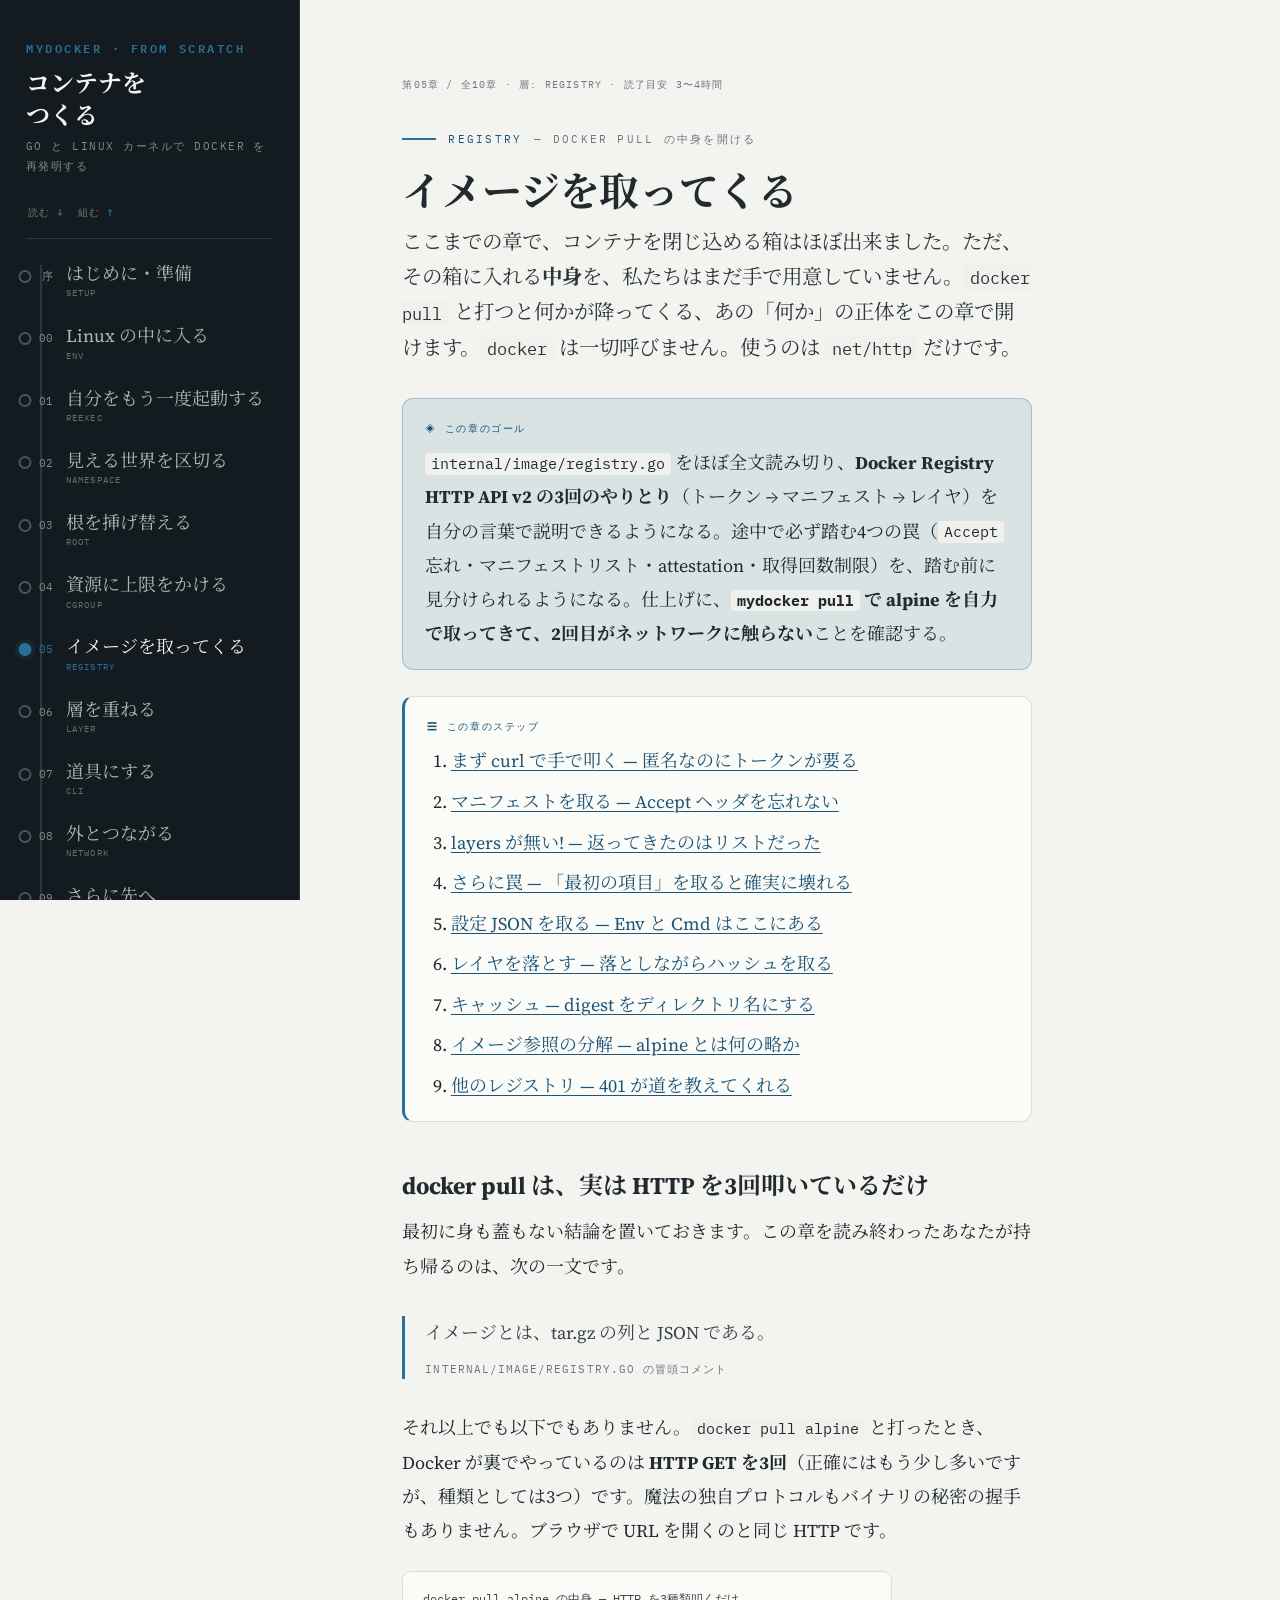
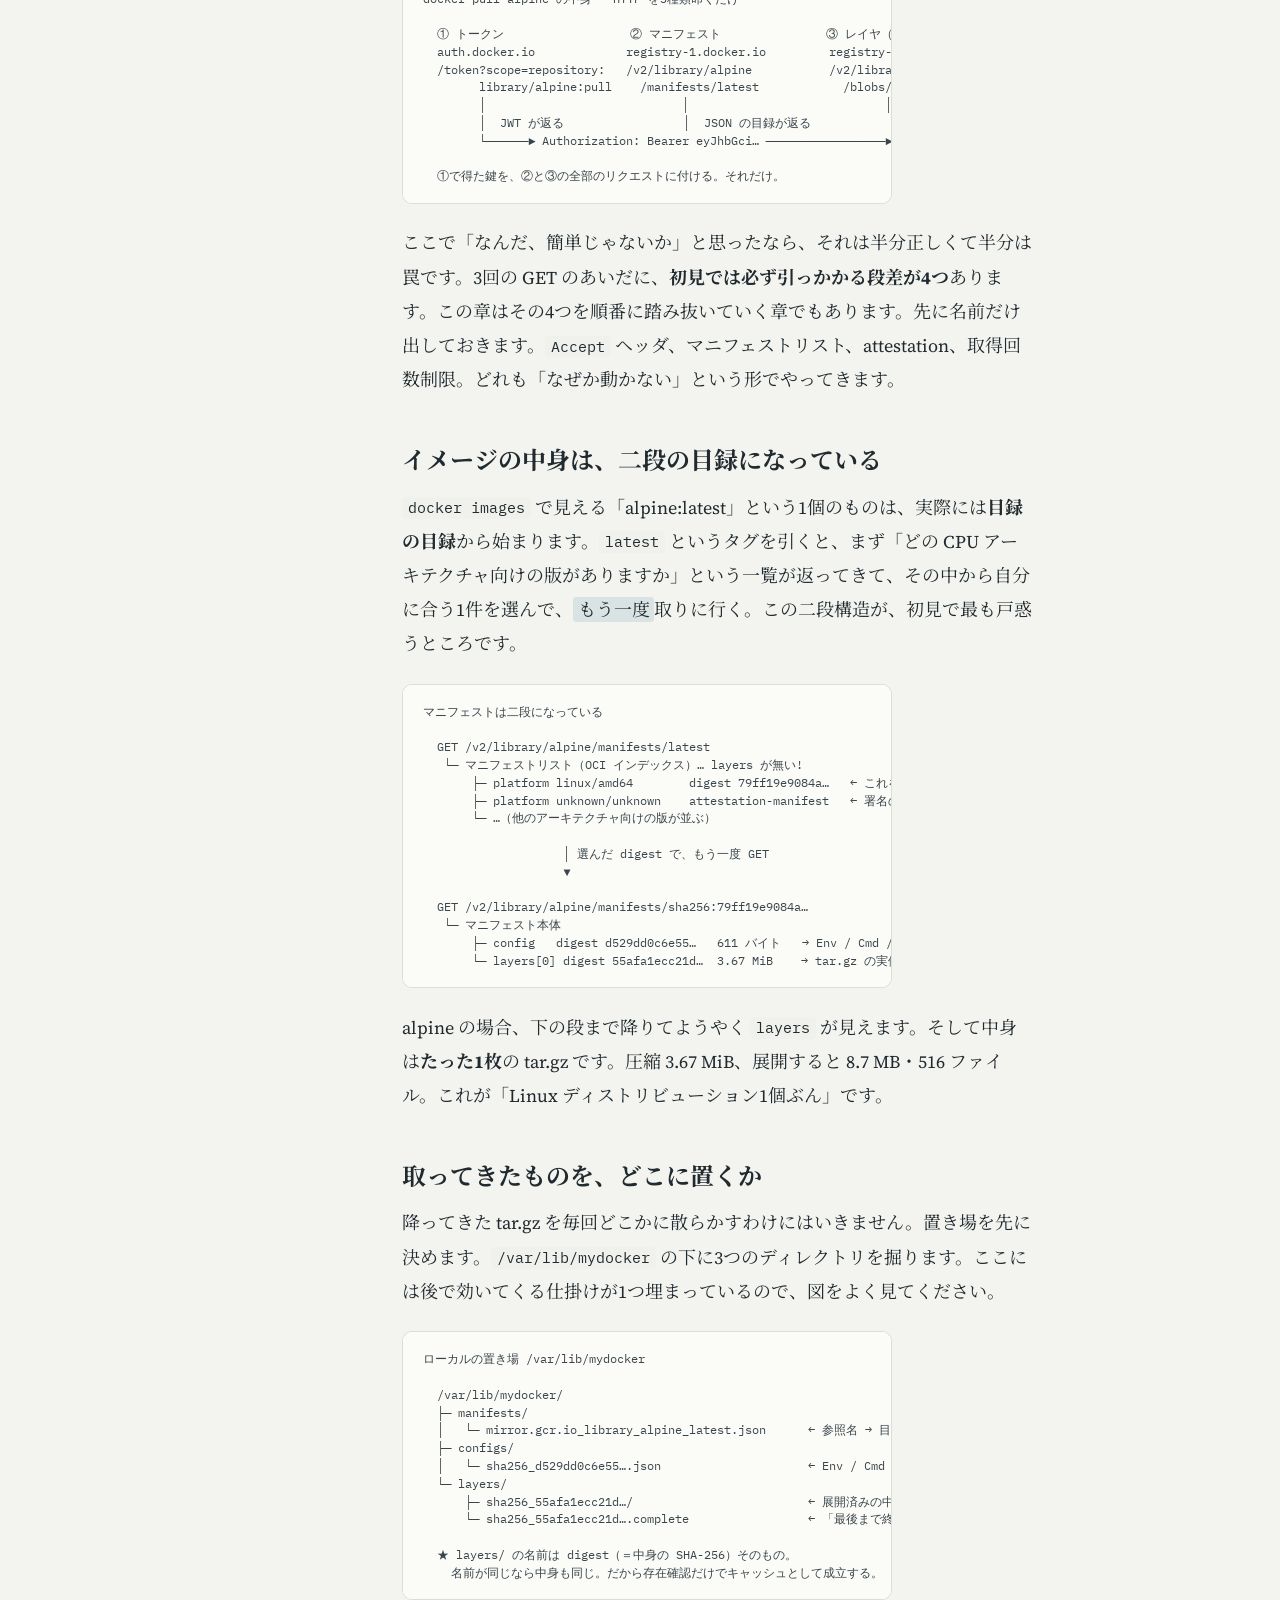
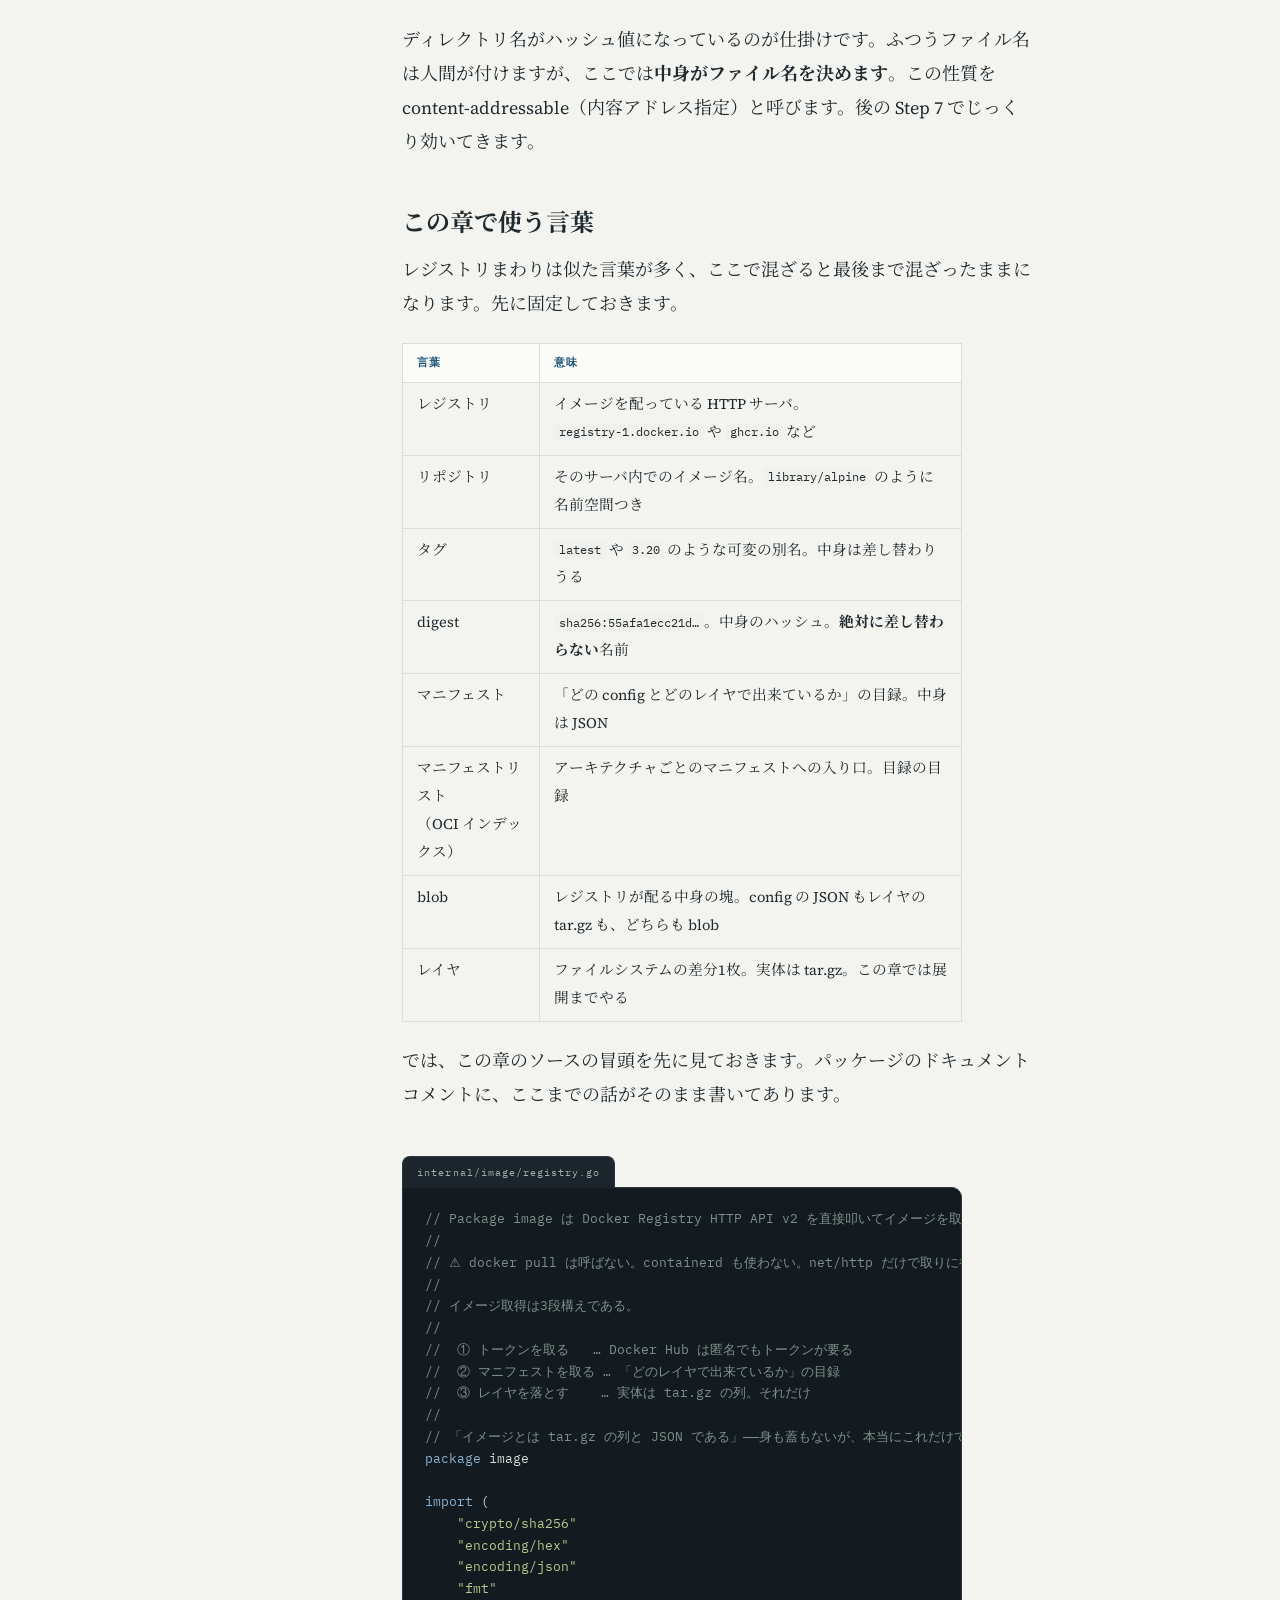
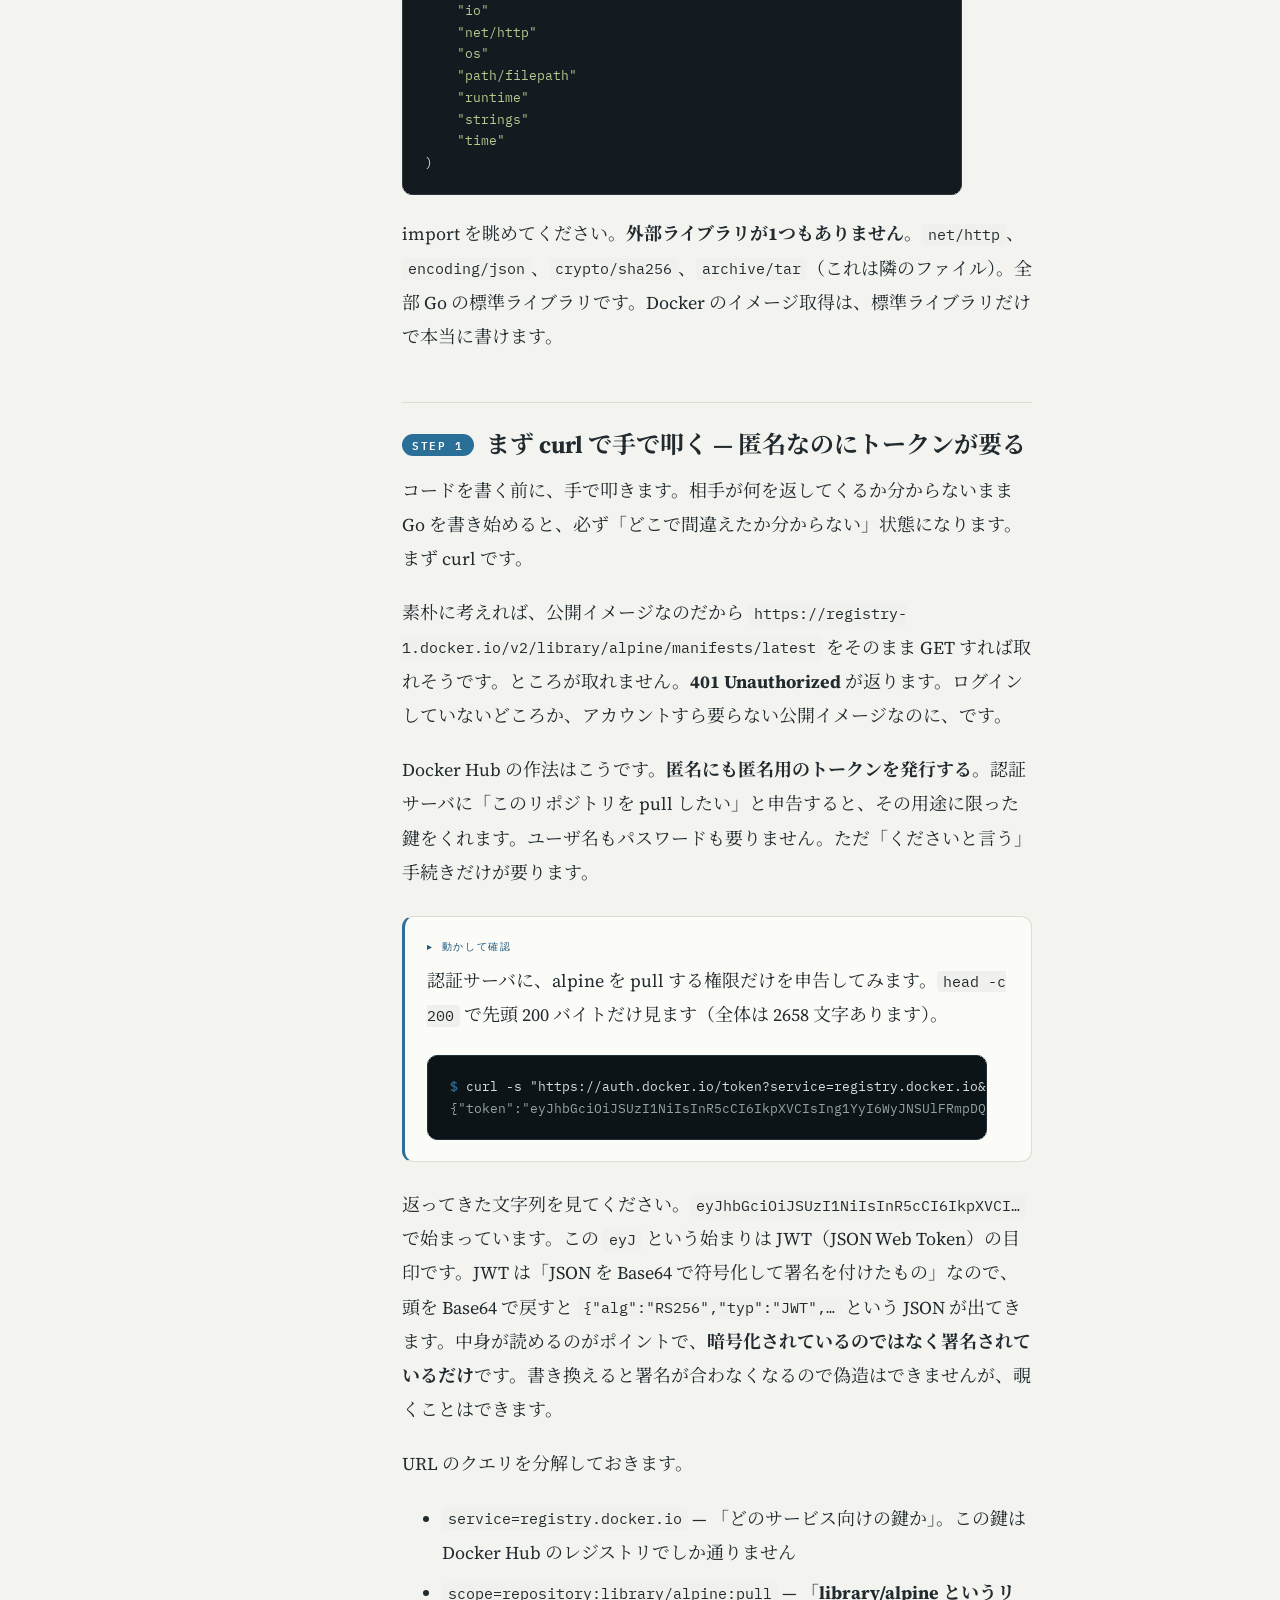
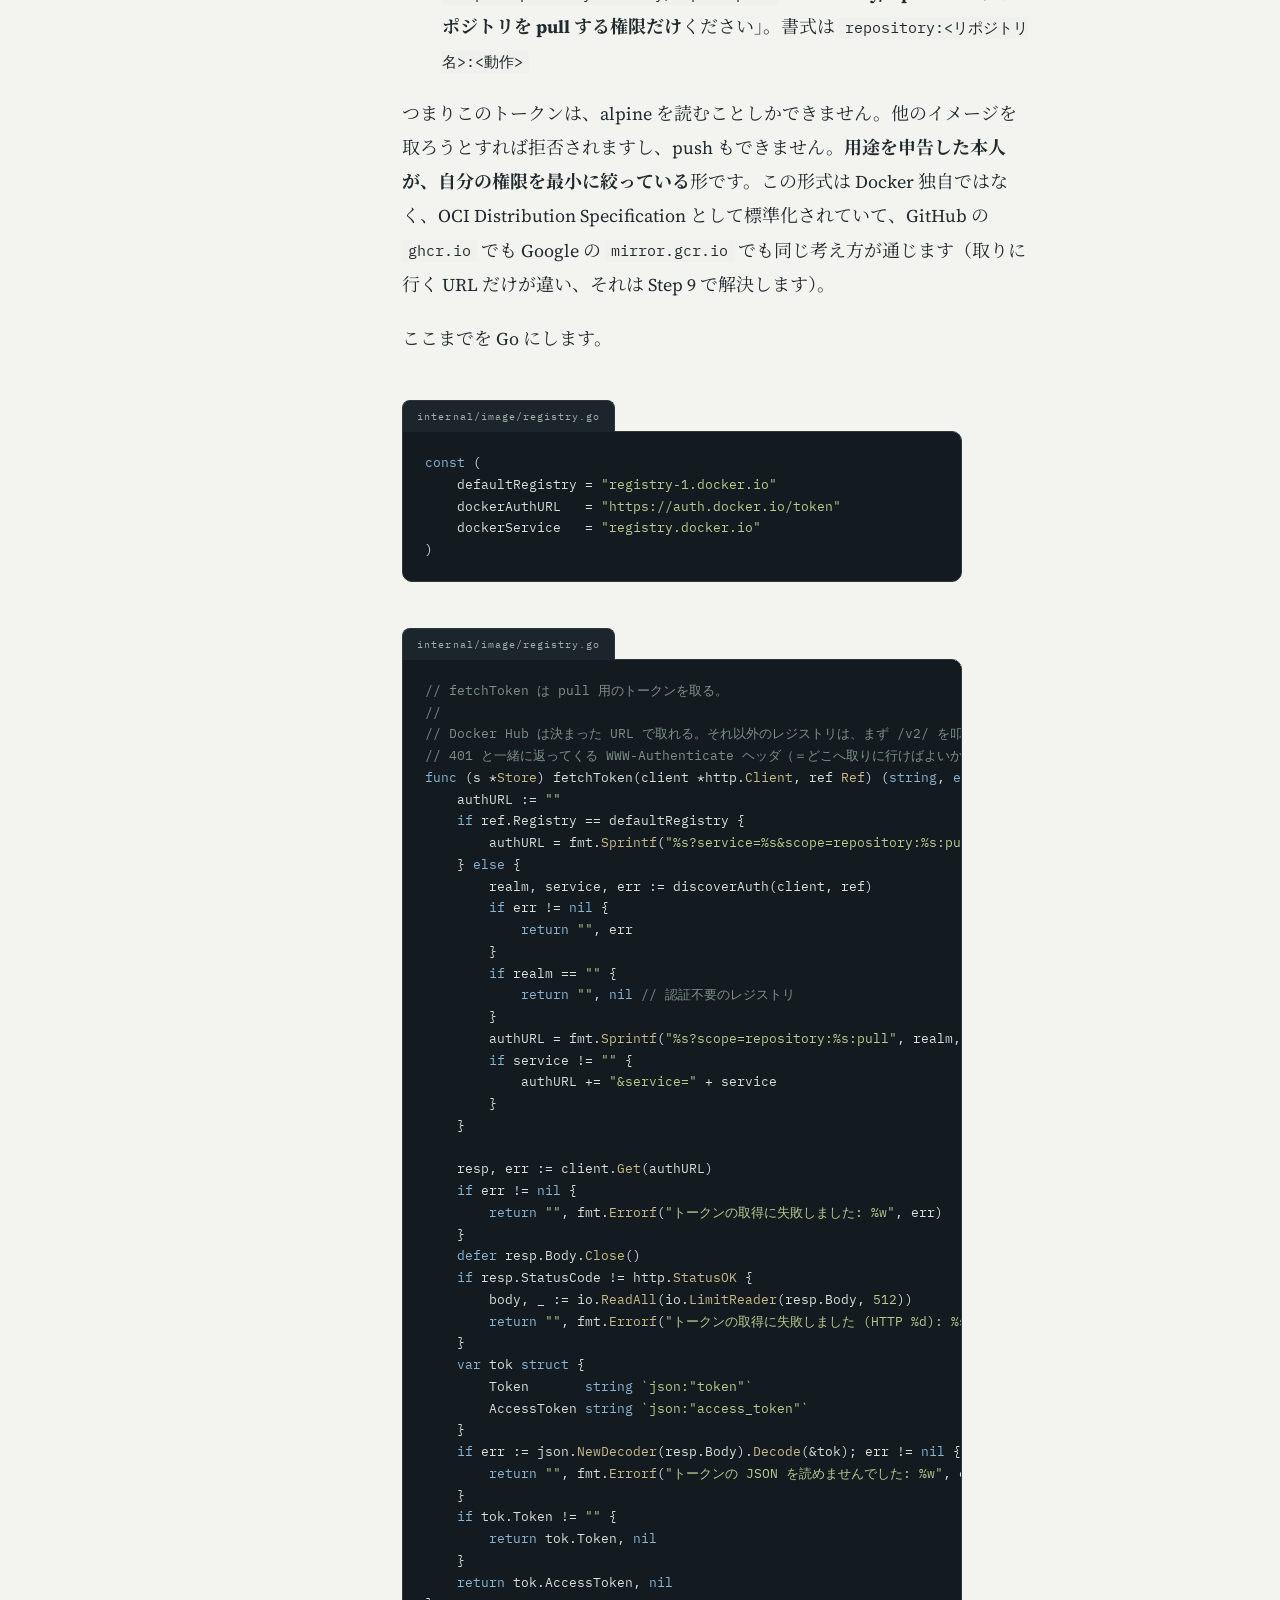
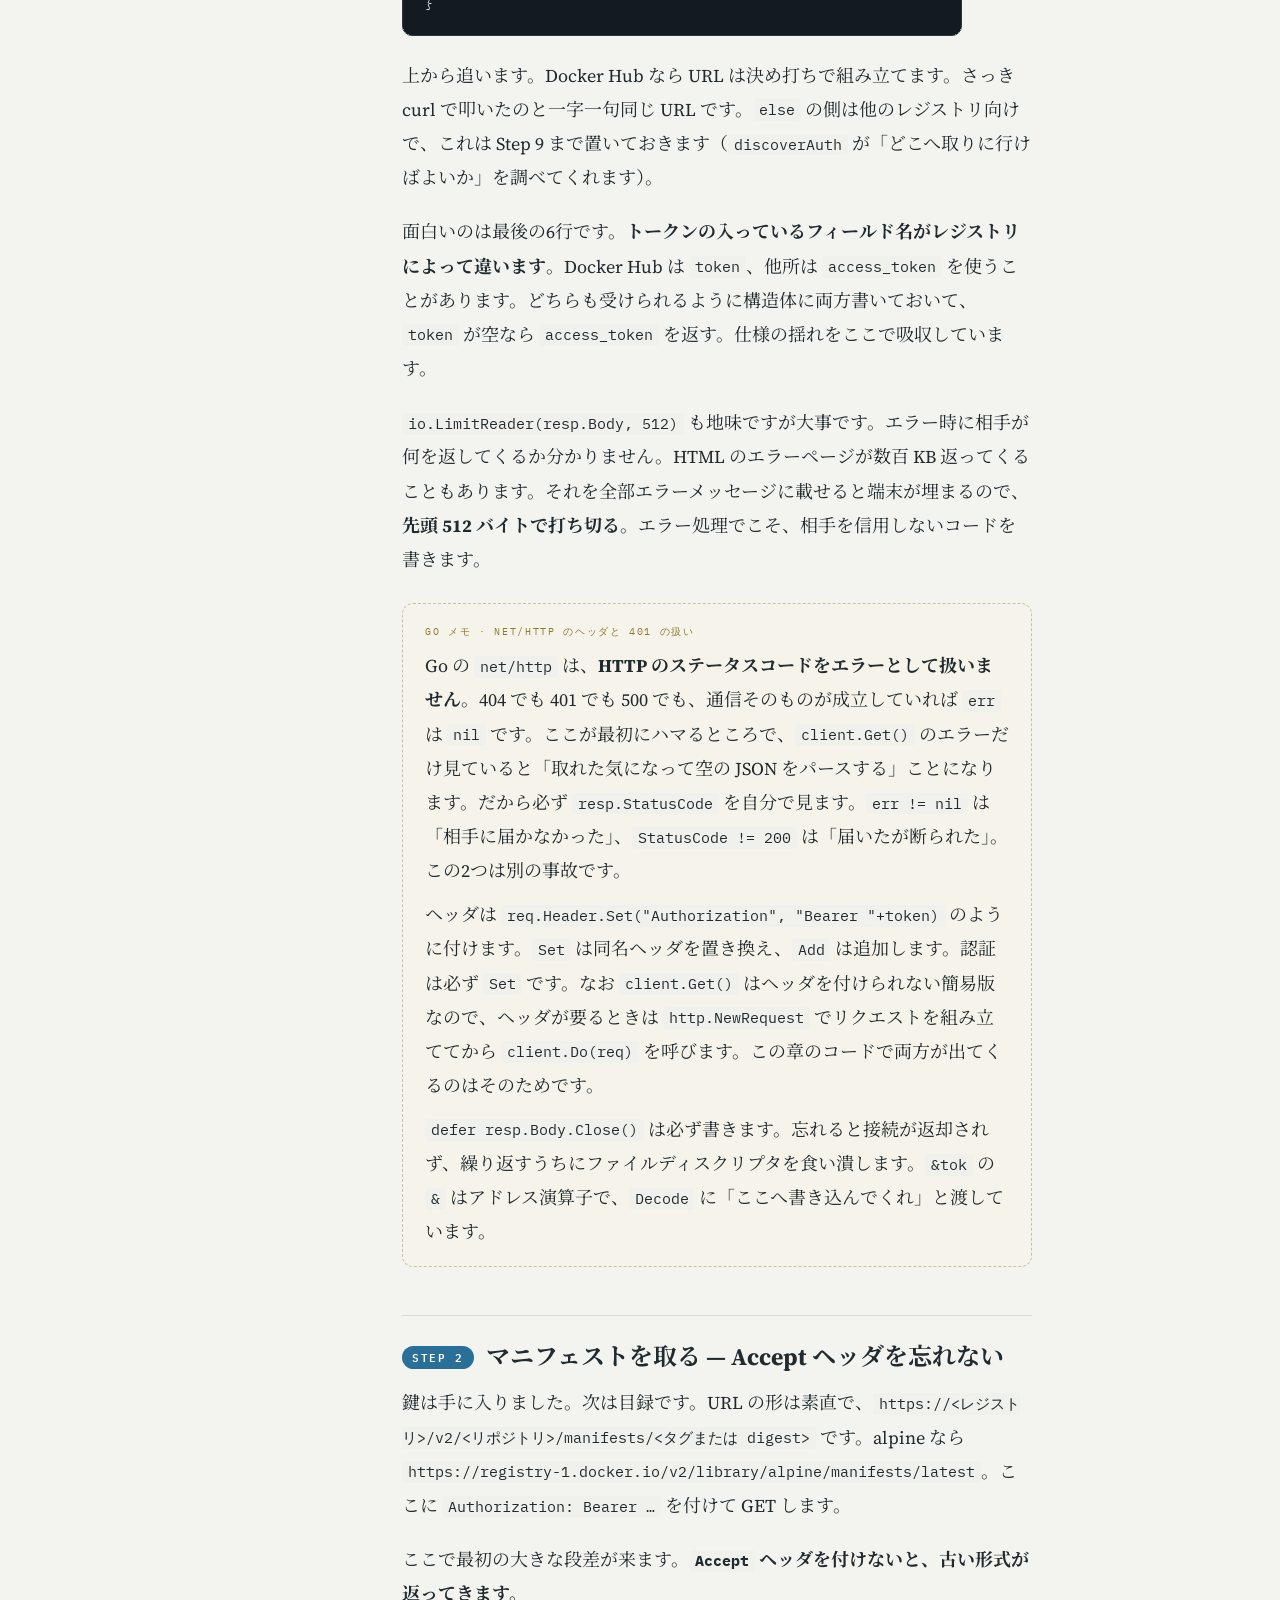
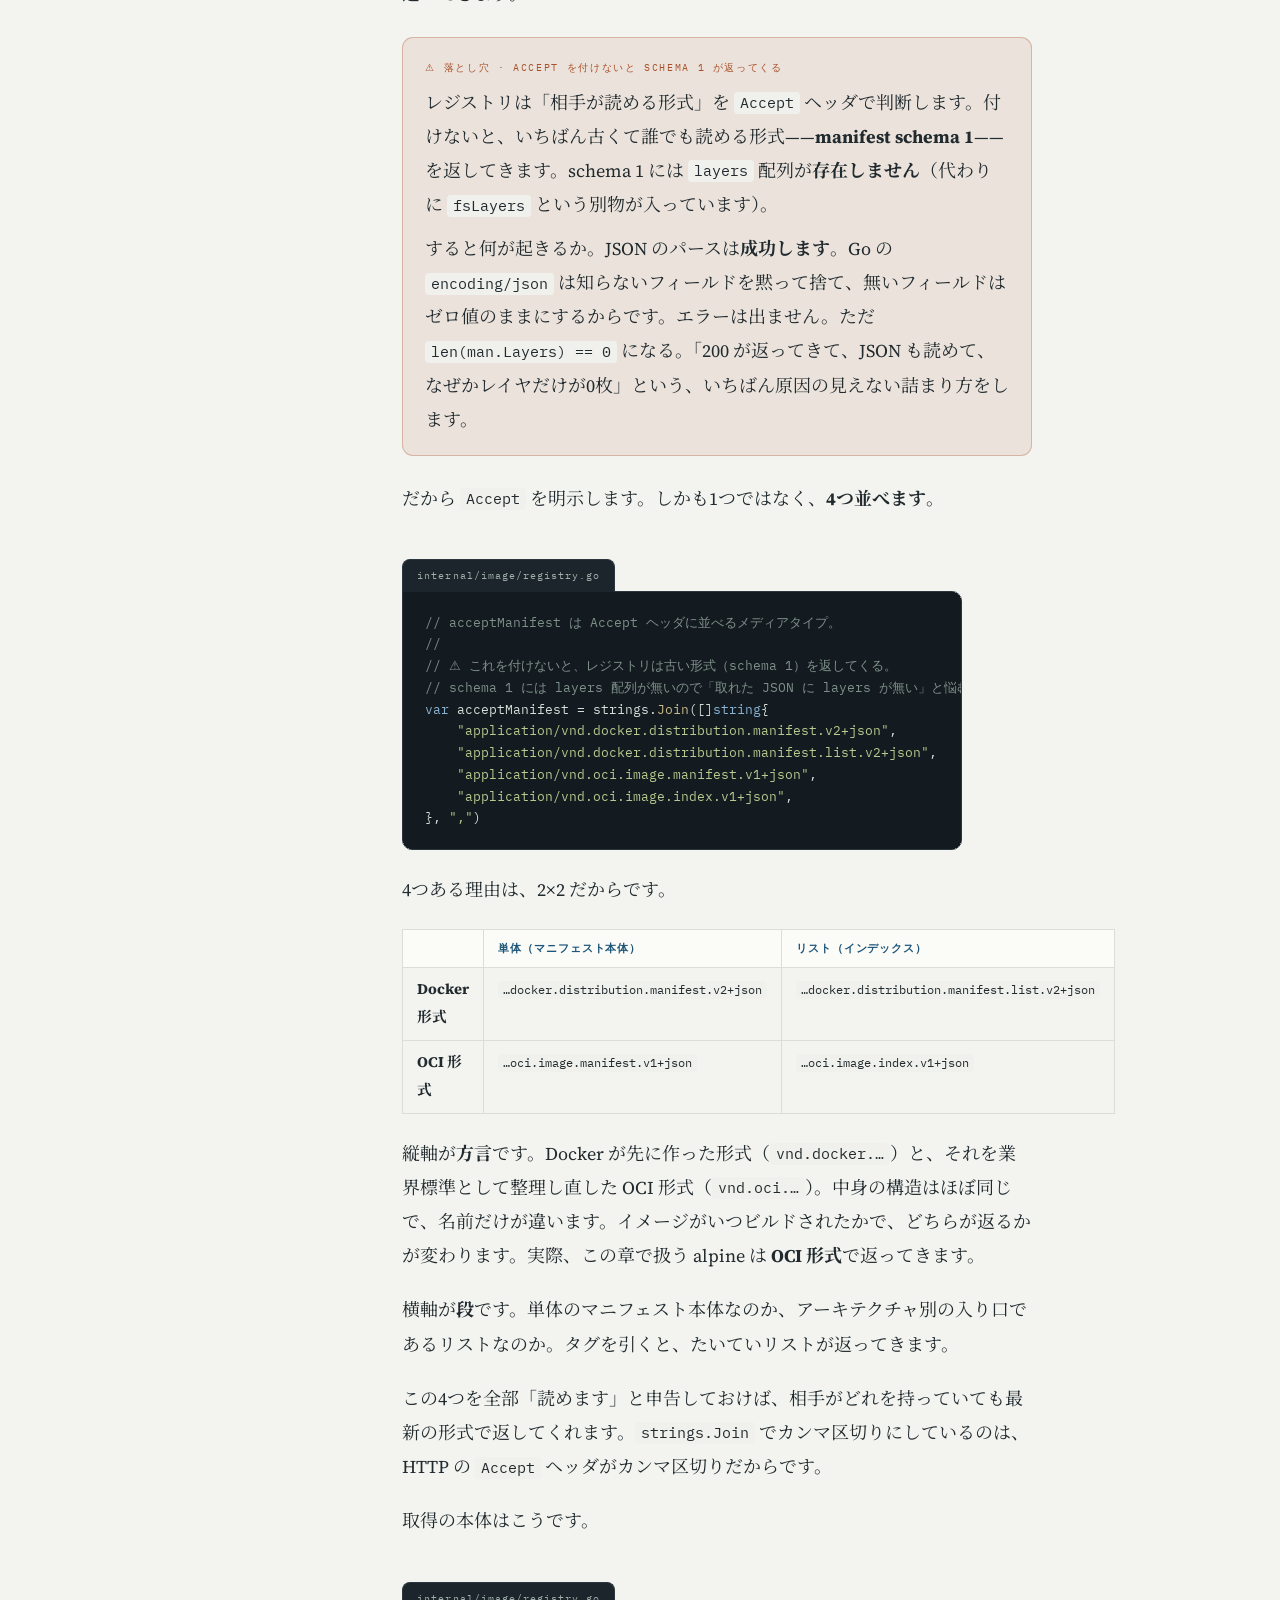
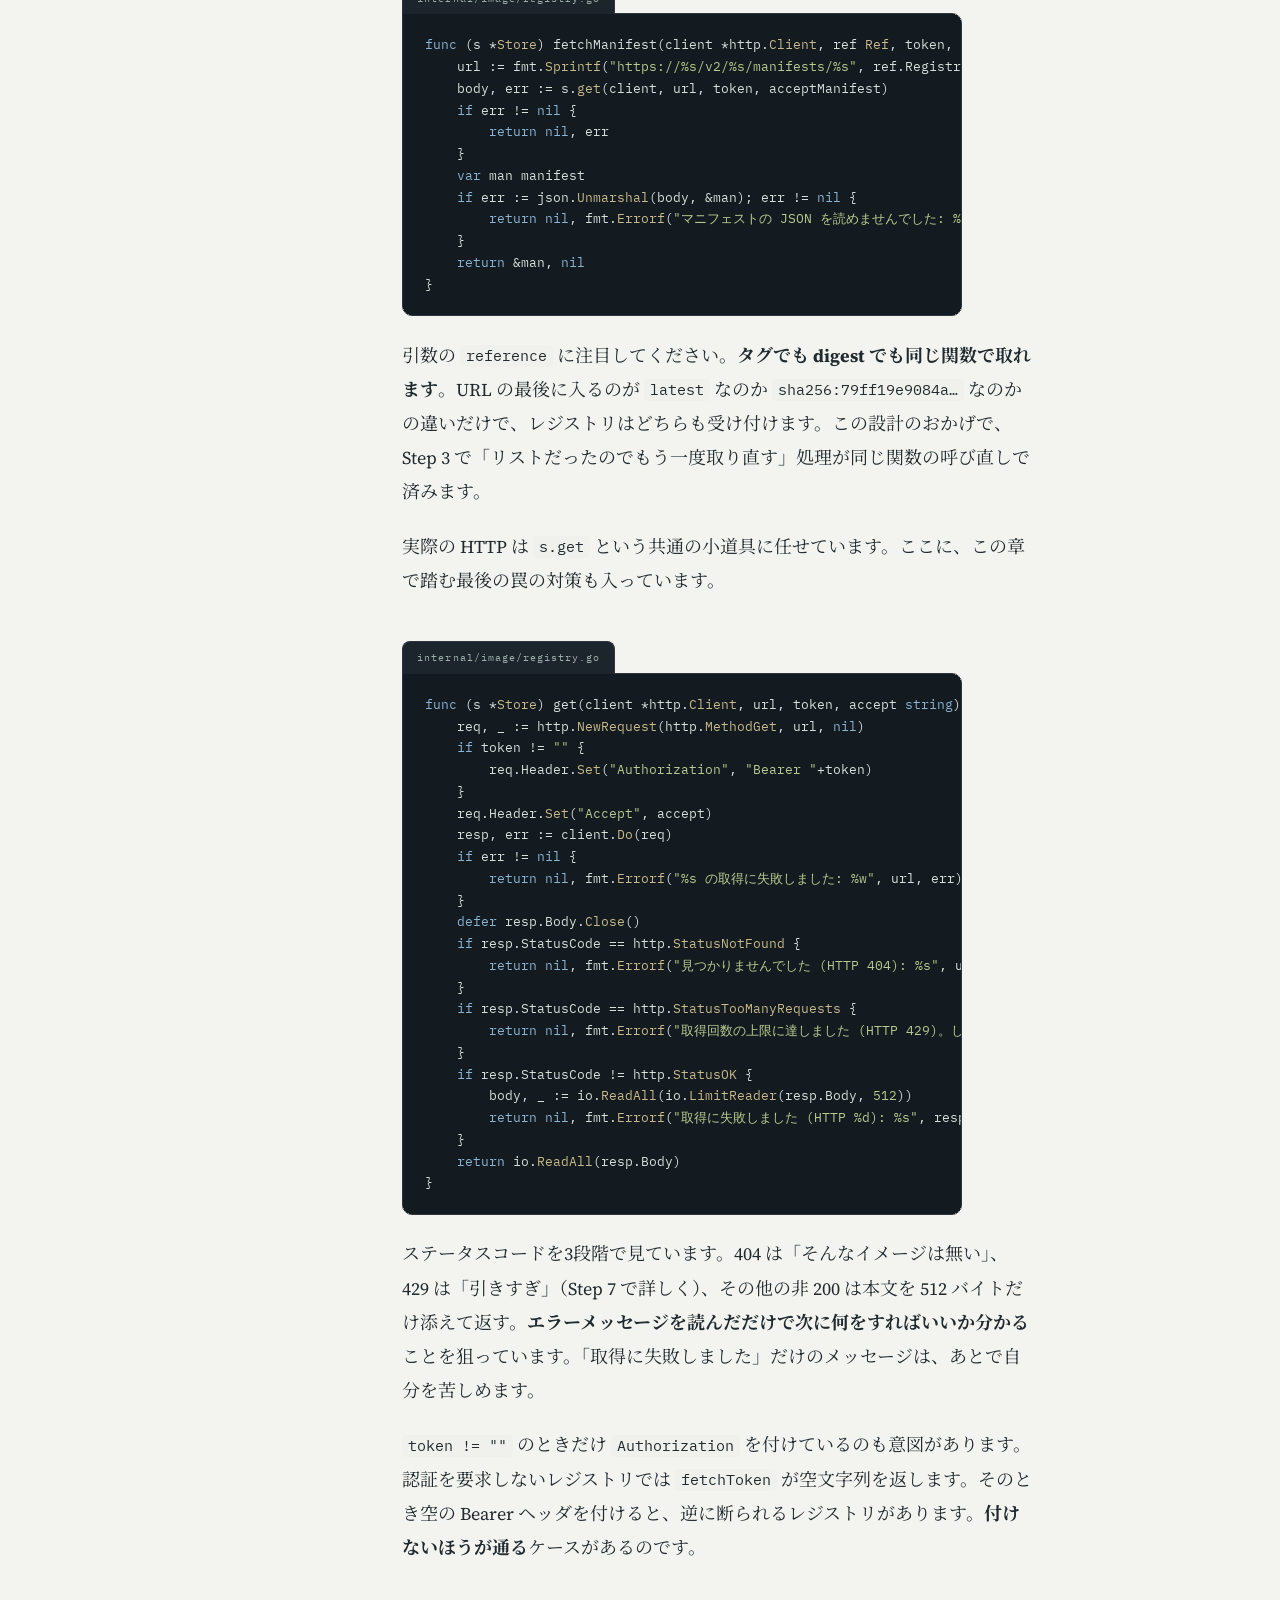
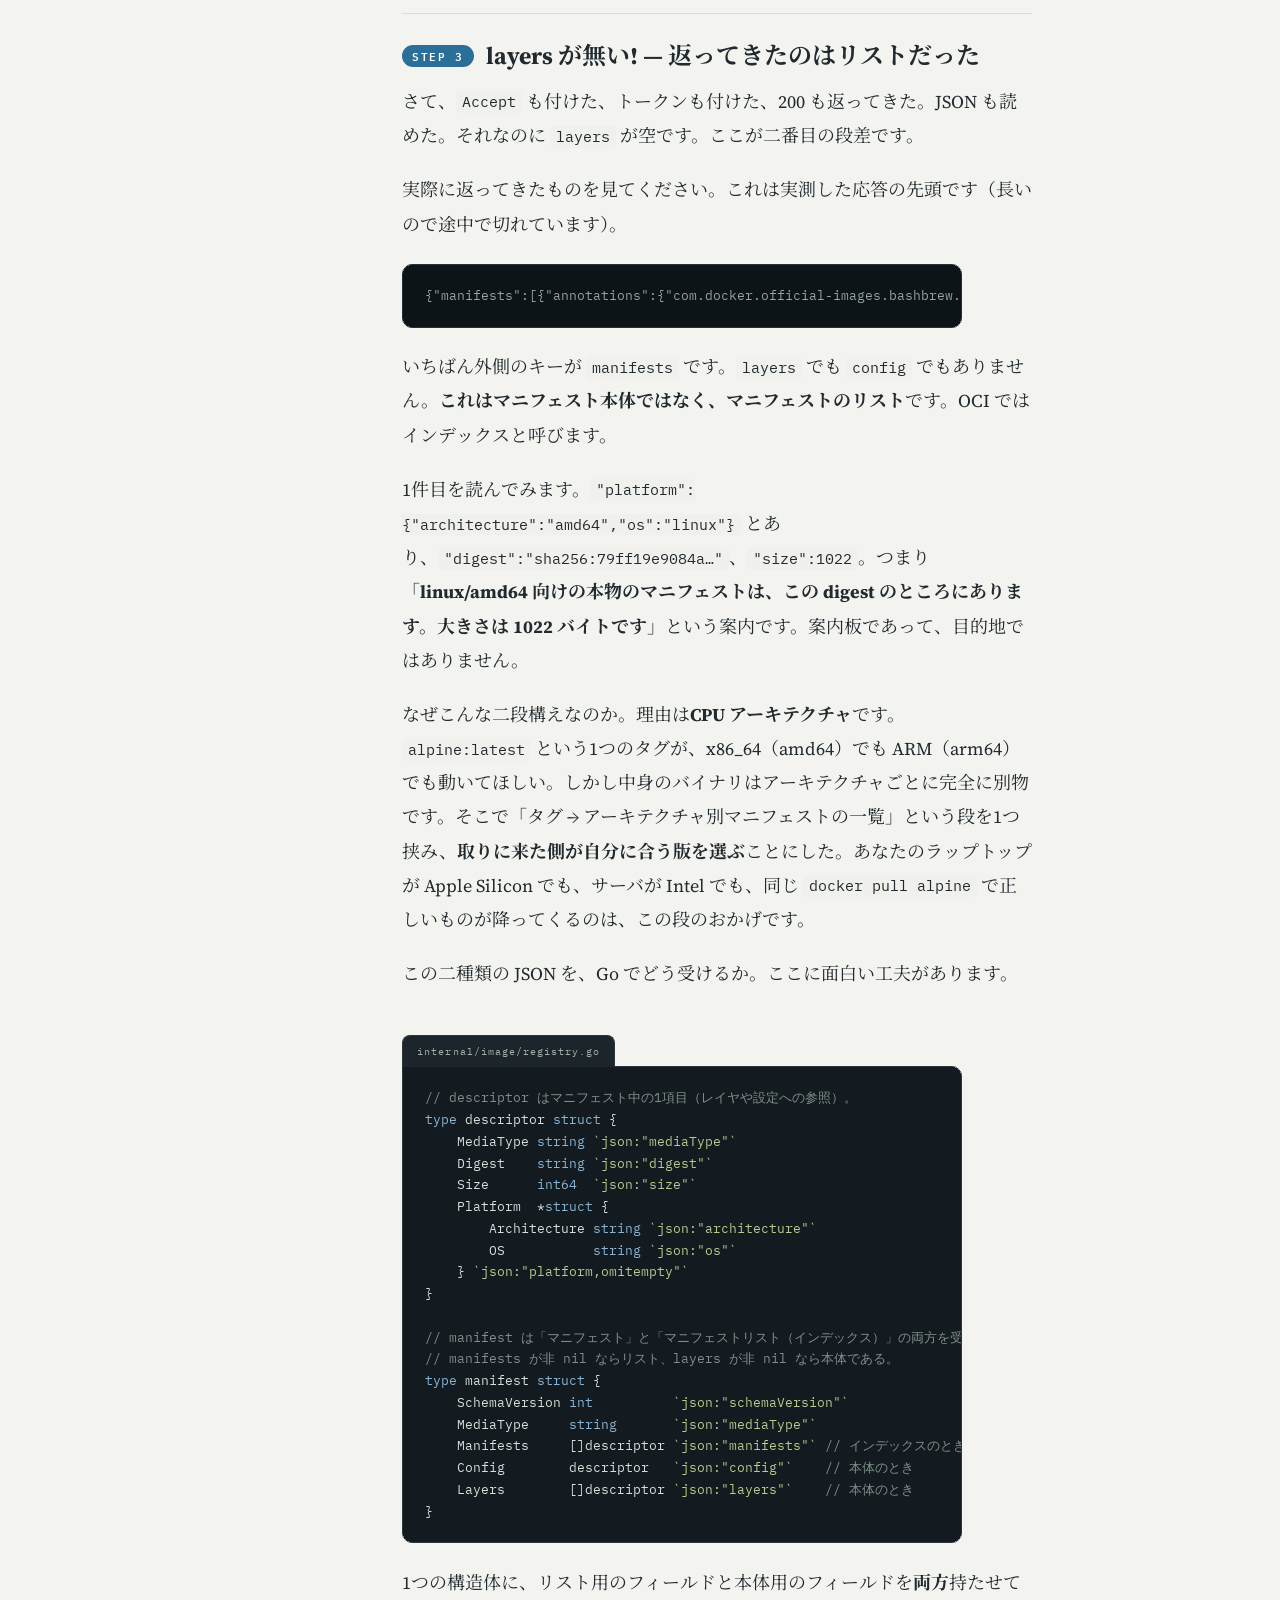
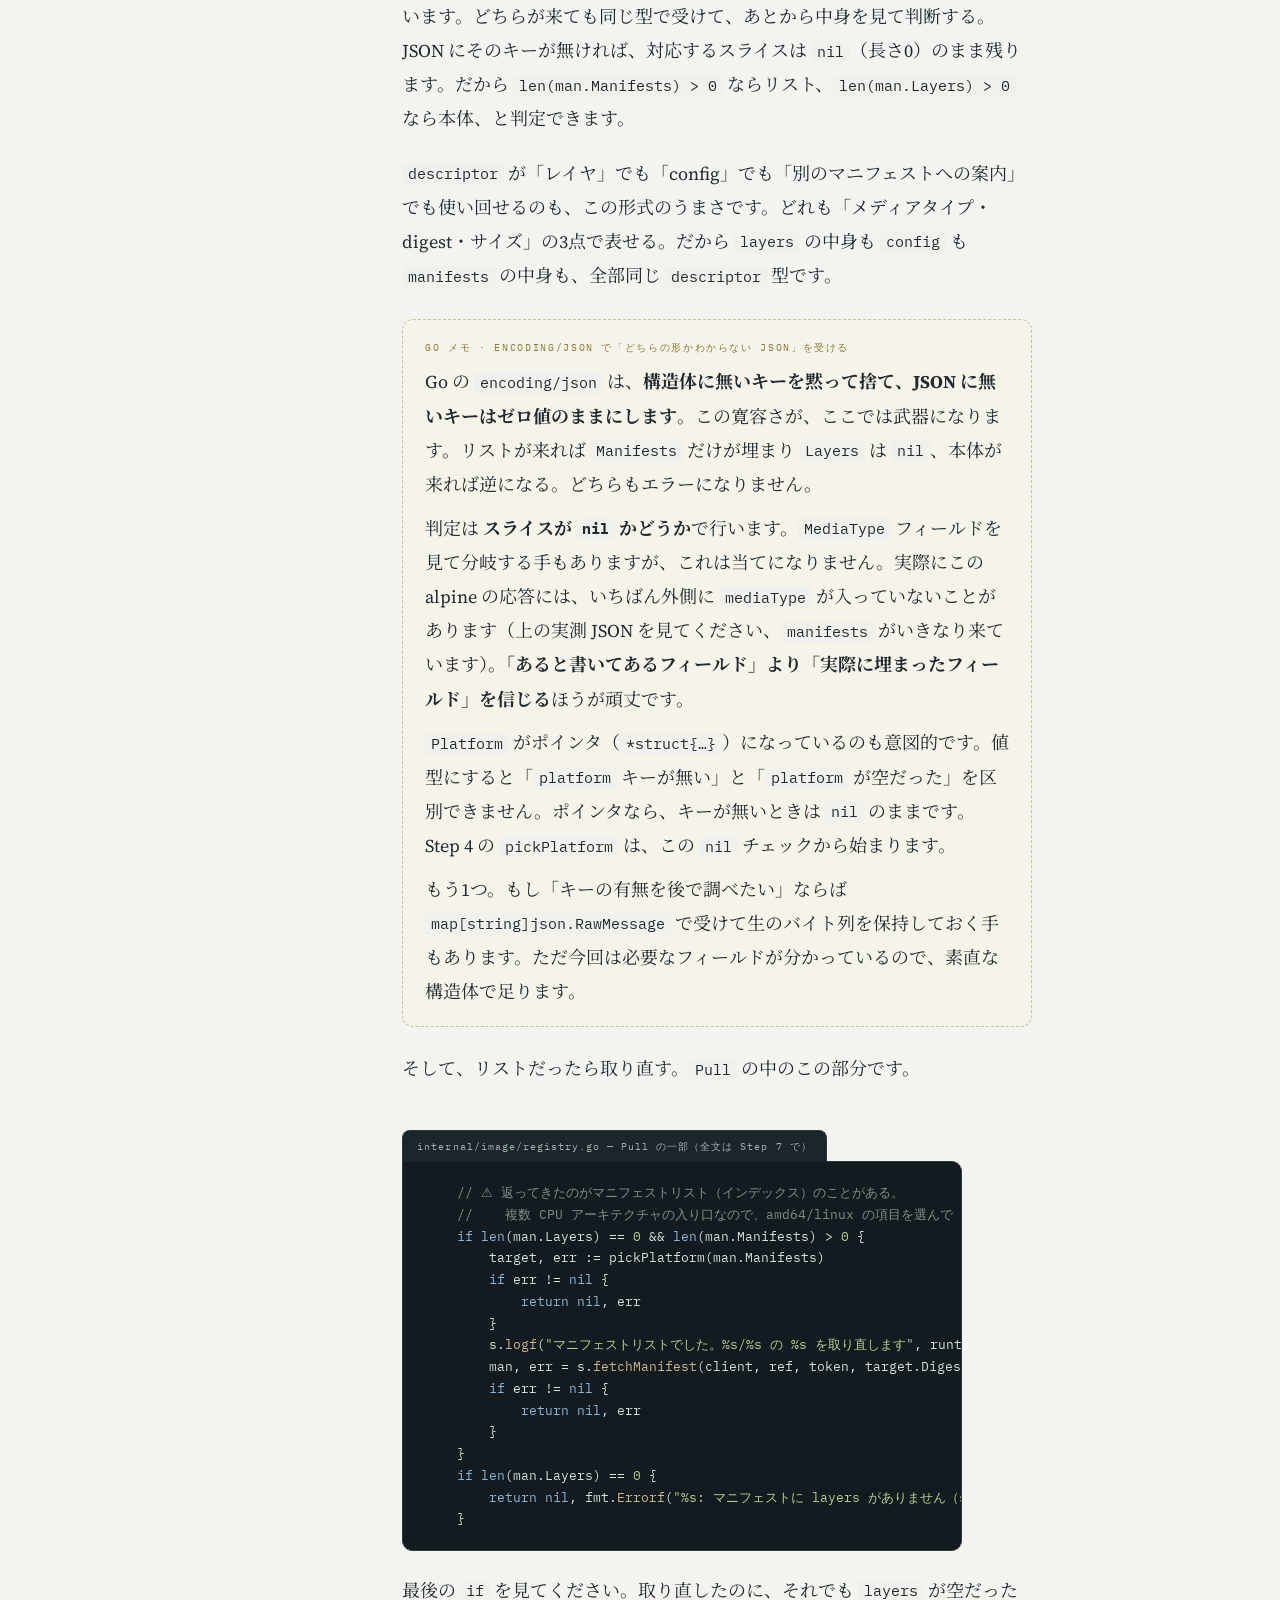
<file: docs/05-registry.html>
<!DOCTYPE html>
<html lang="ja">
<head>
<meta charset="utf-8">
<meta name="viewport" content="width=device-width, initial-scale=1">
<title>第05章 イメージを取ってくる — コンテナをつくる</title>
<link rel="preconnect" href="https://fonts.googleapis.com">
<link rel="preconnect" href="https://fonts.gstatic.com" crossorigin>
<link href="https://fonts.googleapis.com/css2?family=IBM+Plex+Mono:wght@400;500;600&family=Source+Serif+4:opsz,wght@8..60,400;8..60,600;8..60,700&family=Noto+Serif+JP:wght@400;600;700&display=swap" rel="stylesheet">
<link rel="stylesheet" href="style.css">
</head>
<body>
<div class="shell">
  <aside class="spine">
    <a class="wordmark" href="index.html">MYDOCKER · from scratch</a>
    <div class="book-title">コンテナを<br>つくる</div>
    <div class="book-sub">Go と Linux カーネルで Docker を再発明する</div>

    <div class="legend"><span>読む <b>↓</b></span><span>組む <b>↑</b></span></div>

    <nav aria-label="目次">
      <ul class="toc">
        <li><a class="nav-item" href="index.html"><span class="nav-num">序</span><span class="nav-label">はじめに・準備<span class="nav-tag">Setup</span></span></a></li>
        <li><a class="nav-item" href="00-env.html"><span class="nav-num">00</span><span class="nav-label">Linux の中に入る<span class="nav-tag">Env</span></span></a></li>
        <li><a class="nav-item" href="01-reexec.html"><span class="nav-num">01</span><span class="nav-label">自分をもう一度起動する<span class="nav-tag">Reexec</span></span></a></li>
        <li><a class="nav-item" href="02-namespace.html"><span class="nav-num">02</span><span class="nav-label">見える世界を区切る<span class="nav-tag">Namespace</span></span></a></li>
        <li><a class="nav-item" href="03-pivotroot.html"><span class="nav-num">03</span><span class="nav-label">根を挿げ替える<span class="nav-tag">Root</span></span></a></li>
        <li><a class="nav-item" href="04-cgroup.html"><span class="nav-num">04</span><span class="nav-label">資源に上限をかける<span class="nav-tag">Cgroup</span></span></a></li>
        <li><a class="nav-item current" aria-current="page" href="05-registry.html"><span class="nav-num">05</span><span class="nav-label">イメージを取ってくる<span class="nav-tag">Registry</span></span></a></li>
        <li><a class="nav-item" href="06-overlay.html"><span class="nav-num">06</span><span class="nav-label">層を重ねる<span class="nav-tag">Layer</span></span></a></li>
        <li><a class="nav-item" href="07-cli.html"><span class="nav-num">07</span><span class="nav-label">道具にする<span class="nav-tag">CLI</span></span></a></li>
        <li><a class="nav-item" href="08-network.html"><span class="nav-num">08</span><span class="nav-label">外とつながる<span class="nav-tag">Network</span></span></a></li>
        <li><a class="nav-item" href="09-beyond.html"><span class="nav-num">09</span><span class="nav-label">さらに先へ<span class="nav-tag">Beyond</span></span></a></li>
      </ul>
    </nav>

    <div class="spine-foot">
      各章は一つの層。<br>隔離する → 根を替える → 締める<br>→ 取ってくる → 重ねる、の順に積む。
    </div>
  </aside>

  <main class="reading">
    <div class="progress-tag">第05章 / 全10章 · 層: REGISTRY · 読了目安 3〜4時間</div>
    <div class="eyebrow"><span>Registry</span><span class="depth">— docker pull の中身を開ける</span></div>
    <h1>イメージを取ってくる</h1>
    <p class="lede">ここまでの章で、コンテナを閉じ込める箱はほぼ出来ました。ただ、その箱に入れる<strong>中身</strong>を、私たちはまだ手で用意していません。<code>docker pull</code> と打つと何かが降ってくる、あの「何か」の正体をこの章で開けます。<code>docker</code> は一切呼びません。使うのは <code>net/http</code> だけです。</p>

    <div class="box goal"><div class="box-k">◈ この章のゴール</div>
      <p><code>internal/image/registry.go</code> をほぼ全文読み切り、<strong>Docker Registry HTTP API v2 の3回のやりとり</strong>（トークン → マニフェスト → レイヤ）を自分の言葉で説明できるようになる。途中で必ず踏む4つの罠（<code>Accept</code> 忘れ・マニフェストリスト・attestation・取得回数制限）を、踏む前に見分けられるようになる。仕上げに、<strong><code>mydocker pull</code> で alpine を自力で取ってきて、2回目がネットワークに触らない</strong>ことを確認する。</p>
    </div>

    <div class="box map"><div class="box-k">☰ この章のステップ</div>
      <ol>
        <li><a href="#step-1">まず curl で手で叩く — 匿名なのにトークンが要る</a></li>
        <li><a href="#step-2">マニフェストを取る — Accept ヘッダを忘れない</a></li>
        <li><a href="#step-3">layers が無い! — 返ってきたのはリストだった</a></li>
        <li><a href="#step-4">さらに罠 — 「最初の項目」を取ると確実に壊れる</a></li>
        <li><a href="#step-5">設定 JSON を取る — Env と Cmd はここにある</a></li>
        <li><a href="#step-6">レイヤを落とす — 落としながらハッシュを取る</a></li>
        <li><a href="#step-7">キャッシュ — digest をディレクトリ名にする</a></li>
        <li><a href="#step-8">イメージ参照の分解 — alpine とは何の略か</a></li>
        <li><a href="#step-9">他のレジストリ — 401 が道を教えてくれる</a></li>
      </ol>
    </div>

    <h2>docker pull は、実は HTTP を3回叩いているだけ</h2>

    <p>最初に身も蓋もない結論を置いておきます。この章を読み終わったあなたが持ち帰るのは、次の一文です。</p>

    <blockquote>イメージとは、tar.gz の列と JSON である。<cite>internal/image/registry.go の冒頭コメント</cite></blockquote>

    <p>それ以上でも以下でもありません。<code>docker pull alpine</code> と打ったとき、Docker が裏でやっているのは <strong>HTTP GET を3回</strong>（正確にはもう少し多いですが、種類としては3つ）です。魔法の独自プロトコルもバイナリの秘密の握手もありません。ブラウザで URL を開くのと同じ HTTP です。</p>

    <div class="ascii">docker pull alpine の中身 — HTTP を3種類叩くだけ

  ① トークン                  ② マニフェスト               ③ レイヤ（blob）
  auth.docker.io             registry-1.docker.io         registry-1.docker.io
  /token?scope=repository:   /v2/library/alpine           /v2/library/alpine
        library/alpine:pull    /manifests/latest            /blobs/sha256:55af…
        │                            │                            │
        │  JWT が返る                 │  JSON の目録が返る            │  tar.gz が返る
        └──────► Authorization: Bearer eyJhbGci… ─────────────────►┘

  ①で得た鍵を、②と③の全部のリクエストに付ける。それだけ。</div>

    <p>ここで「なんだ、簡単じゃないか」と思ったなら、それは半分正しくて半分は罠です。3回の GET のあいだに、<strong>初見では必ず引っかかる段差が4つ</strong>あります。この章はその4つを順番に踏み抜いていく章でもあります。先に名前だけ出しておきます。<code>Accept</code> ヘッダ、マニフェストリスト、attestation、取得回数制限。どれも「なぜか動かない」という形でやってきます。</p>

    <h2>イメージの中身は、二段の目録になっている</h2>

    <p><code>docker images</code> で見える「alpine:latest」という1個のものは、実際には<strong>目録の目録</strong>から始まります。<code>latest</code> というタグを引くと、まず「どの CPU アーキテクチャ向けの版がありますか」という一覧が返ってきて、その中から自分に合う1件を選んで、<em>もう一度</em>取りに行く。この二段構造が、初見で最も戸惑うところです。</p>

    <div class="ascii">マニフェストは二段になっている

  GET /v2/library/alpine/manifests/latest
   └─ マニフェストリスト（OCI インデックス）… layers が無い!
       ├─ platform linux/amd64        digest 79ff19e9084a…   ← これを選ぶ
       ├─ platform unknown/unknown    attestation-manifest   ← 署名の付随物。罠
       └─ …（他のアーキテクチャ向けの版が並ぶ）

                    │ 選んだ digest で、もう一度 GET
                    ▼

  GET /v2/library/alpine/manifests/sha256:79ff19e9084a…
   └─ マニフェスト本体
       ├─ config   digest d529dd0c6e55…   611 バイト   → Env / Cmd / Entrypoint
       └─ layers[0] digest 55afa1ecc21d…  3.67 MiB    → tar.gz の実体（1枚だけ）</div>

    <p>alpine の場合、下の段まで降りてようやく <code>layers</code> が見えます。そして中身は<strong>たった1枚</strong>の tar.gz です。圧縮 3.67 MiB、展開すると 8.7 MB・516 ファイル。これが「Linux ディストリビューション1個ぶん」です。</p>

    <h2>取ってきたものを、どこに置くか</h2>

    <p>降ってきた tar.gz を毎回どこかに散らかすわけにはいきません。置き場を先に決めます。<code>/var/lib/mydocker</code> の下に3つのディレクトリを掘ります。ここには後で効いてくる仕掛けが1つ埋まっているので、図をよく見てください。</p>

    <div class="ascii">ローカルの置き場 /var/lib/mydocker

  /var/lib/mydocker/
  ├─ manifests/
  │   └─ mirror.gcr.io_library_alpine_latest.json      ← 参照名 → 目録
  ├─ configs/
  │   └─ sha256_d529dd0c6e55….json                     ← Env / Cmd / Entrypoint
  └─ layers/
      ├─ sha256_55afa1ecc21d…/                         ← 展開済みの中身（516 ファイル）
      └─ sha256_55afa1ecc21d….complete                 ← 「最後まで終わった」印

  ★ layers/ の名前は digest（＝中身の SHA-256）そのもの。
    名前が同じなら中身も同じ。だから存在確認だけでキャッシュとして成立する。</div>

    <p>ディレクトリ名がハッシュ値になっているのが仕掛けです。ふつうファイル名は人間が付けますが、ここでは<strong>中身がファイル名を決めます</strong>。この性質を content-addressable（内容アドレス指定）と呼びます。後の Step 7 でじっくり効いてきます。</p>

    <h2>この章で使う言葉</h2>

    <p>レジストリまわりは似た言葉が多く、ここで混ざると最後まで混ざったままになります。先に固定しておきます。</p>

    <table>
      <tr><th>言葉</th><th>意味</th></tr>
      <tr><td>レジストリ</td><td>イメージを配っている HTTP サーバ。<code>registry-1.docker.io</code> や <code>ghcr.io</code> など</td></tr>
      <tr><td>リポジトリ</td><td>そのサーバ内でのイメージ名。<code>library/alpine</code> のように名前空間つき</td></tr>
      <tr><td>タグ</td><td><code>latest</code> や <code>3.20</code> のような可変の別名。中身は差し替わりうる</td></tr>
      <tr><td>digest</td><td><code>sha256:55afa1ecc21d…</code>。中身のハッシュ。<strong>絶対に差し替わらない</strong>名前</td></tr>
      <tr><td>マニフェスト</td><td>「どの config とどのレイヤで出来ているか」の目録。中身は JSON</td></tr>
      <tr><td>マニフェストリスト<br>（OCI インデックス）</td><td>アーキテクチャごとのマニフェストへの入り口。目録の目録</td></tr>
      <tr><td>blob</td><td>レジストリが配る中身の塊。config の JSON もレイヤの tar.gz も、どちらも blob</td></tr>
      <tr><td>レイヤ</td><td>ファイルシステムの差分1枚。実体は tar.gz。この章では展開までやる</td></tr>
    </table>

    <p>では、この章のソースの冒頭を先に見ておきます。パッケージのドキュメントコメントに、ここまでの話がそのまま書いてあります。</p>

    <div class="file-tag">internal/image/registry.go</div>
<pre><code><span class="cm">// Package image は Docker Registry HTTP API v2 を直接叩いてイメージを取得し、展開する。</span>
<span class="cm">//</span>
<span class="cm">// ⚠ docker pull は呼ばない。containerd も使わない。net/http だけで取りに行く。</span>
<span class="cm">//</span>
<span class="cm">// イメージ取得は3段構えである。</span>
<span class="cm">//</span>
<span class="cm">//	① トークンを取る   … Docker Hub は匿名でもトークンが要る</span>
<span class="cm">//	② マニフェストを取る … 「どのレイヤで出来ているか」の目録</span>
<span class="cm">//	③ レイヤを落とす    … 実体は tar.gz の列。それだけ</span>
<span class="cm">//</span>
<span class="cm">// 「イメージとは tar.gz の列と JSON である」——身も蓋もないが、本当にこれだけである。</span>
<span class="kw">package</span> image

<span class="kw">import</span> (
	<span class="st">"crypto/sha256"</span>
	<span class="st">"encoding/hex"</span>
	<span class="st">"encoding/json"</span>
	<span class="st">"fmt"</span>
	<span class="st">"io"</span>
	<span class="st">"net/http"</span>
	<span class="st">"os"</span>
	<span class="st">"path/filepath"</span>
	<span class="st">"runtime"</span>
	<span class="st">"strings"</span>
	<span class="st">"time"</span>
)</code></pre>

    <p>import を眺めてください。<strong>外部ライブラリが1つもありません</strong>。<code>net/http</code>、<code>encoding/json</code>、<code>crypto/sha256</code>、<code>archive/tar</code>（これは隣のファイル）。全部 Go の標準ライブラリです。Docker のイメージ取得は、標準ライブラリだけで本当に書けます。</p>

    <h2 class="step" id="step-1"><span class="step-no">Step 1</span>まず curl で手で叩く — 匿名なのにトークンが要る</h2>

    <p>コードを書く前に、手で叩きます。相手が何を返してくるか分からないまま Go を書き始めると、必ず「どこで間違えたか分からない」状態になります。まず curl です。</p>

    <p>素朴に考えれば、公開イメージなのだから <code>https://registry-1.docker.io/v2/library/alpine/manifests/latest</code> をそのまま GET すれば取れそうです。ところが取れません。<strong>401 Unauthorized</strong> が返ります。ログインしていないどころか、アカウントすら要らない公開イメージなのに、です。</p>

    <p>Docker Hub の作法はこうです。<strong>匿名にも匿名用のトークンを発行する</strong>。認証サーバに「このリポジトリを pull したい」と申告すると、その用途に限った鍵をくれます。ユーザ名もパスワードも要りません。ただ「くださいと言う」手続きだけが要ります。</p>

    <div class="box do"><div class="box-k">▸ 動かして確認</div>
      <p>認証サーバに、alpine を pull する権限だけを申告してみます。<code>head -c 200</code> で先頭 200 バイトだけ見ます（全体は 2658 文字あります）。</p>
      <pre class="term"><code><span class="ps">$</span> curl -s "https://auth.docker.io/token?service=registry.docker.io&amp;scope=repository:library/alpine:pull" | head -c 200
<span class="out">{"token":"eyJhbGciOiJSUzI1NiIsInR5cCI6IkpXVCIsIng1YyI6WyJNSUlFRmpDQ0F2NmdBd0lCQWdJVU9yTFd5UVpxMmFuZXd6WnhYN1JLbHQ3bDVUTXdEUVlKS29aSWh2Y05BUUVMQlFBd2dZWXhDekFKQmdOVkJBWVRBbFZUTVJNd0VRWURWUVFJRXdwRFlXeH</span></code></pre>
    </div>

    <p>返ってきた文字列を見てください。<code>eyJhbGciOiJSUzI1NiIsInR5cCI6IkpXVCI…</code> で始まっています。この <code>eyJ</code> という始まりは JWT（JSON Web Token）の目印です。JWT は「JSON を Base64 で符号化して署名を付けたもの」なので、頭を Base64 で戻すと <code>{"alg":"RS256","typ":"JWT",…</code> という JSON が出てきます。中身が読めるのがポイントで、<strong>暗号化されているのではなく署名されているだけ</strong>です。書き換えると署名が合わなくなるので偽造はできませんが、覗くことはできます。</p>

    <p>URL のクエリを分解しておきます。</p>

    <ul>
      <li><code>service=registry.docker.io</code> — 「どのサービス向けの鍵か」。この鍵は Docker Hub のレジストリでしか通りません</li>
      <li><code>scope=repository:library/alpine:pull</code> — 「<strong>library/alpine というリポジトリを pull する権限だけ</strong>ください」。書式は <code>repository:&lt;リポジトリ名&gt;:&lt;動作&gt;</code></li>
    </ul>

    <p>つまりこのトークンは、alpine を読むことしかできません。他のイメージを取ろうとすれば拒否されますし、push もできません。<strong>用途を申告した本人が、自分の権限を最小に絞っている</strong>形です。この形式は Docker 独自ではなく、OCI Distribution Specification として標準化されていて、GitHub の <code>ghcr.io</code> でも Google の <code>mirror.gcr.io</code> でも同じ考え方が通じます（取りに行く URL だけが違い、それは Step 9 で解決します）。</p>

    <p>ここまでを Go にします。</p>

    <div class="file-tag">internal/image/registry.go</div>
<pre><code><span class="kw">const</span> (
	defaultRegistry = <span class="st">"registry-1.docker.io"</span>
	dockerAuthURL   = <span class="st">"https://auth.docker.io/token"</span>
	dockerService   = <span class="st">"registry.docker.io"</span>
)</code></pre>

    <div class="file-tag">internal/image/registry.go</div>
<pre><code><span class="cm">// fetchToken は pull 用のトークンを取る。</span>
<span class="cm">//</span>
<span class="cm">// Docker Hub は決まった URL で取れる。それ以外のレジストリは、まず /v2/ を叩いて</span>
<span class="cm">// 401 と一緒に返ってくる WWW-Authenticate ヘッダ（＝どこへ取りに行けばよいかの案内）を読む。</span>
<span class="kw">func</span> (s *<span class="ty">Store</span>) fetchToken(client *http.<span class="ty">Client</span>, ref <span class="ty">Ref</span>) (<span class="kw">string</span>, <span class="kw">error</span>) {
	authURL := <span class="st">""</span>
	<span class="kw">if</span> ref.Registry == defaultRegistry {
		authURL = fmt.<span class="ty">Sprintf</span>(<span class="st">"%s?service=%s&amp;scope=repository:%s:pull"</span>, dockerAuthURL, dockerService, ref.Repository)
	} <span class="kw">else</span> {
		realm, service, err := discoverAuth(client, ref)
		<span class="kw">if</span> err != <span class="kw">nil</span> {
			<span class="kw">return</span> <span class="st">""</span>, err
		}
		<span class="kw">if</span> realm == <span class="st">""</span> {
			<span class="kw">return</span> <span class="st">""</span>, <span class="kw">nil</span> <span class="cm">// 認証不要のレジストリ</span>
		}
		authURL = fmt.<span class="ty">Sprintf</span>(<span class="st">"%s?scope=repository:%s:pull"</span>, realm, ref.Repository)
		<span class="kw">if</span> service != <span class="st">""</span> {
			authURL += <span class="st">"&amp;service="</span> + service
		}
	}

	resp, err := client.<span class="ty">Get</span>(authURL)
	<span class="kw">if</span> err != <span class="kw">nil</span> {
		<span class="kw">return</span> <span class="st">""</span>, fmt.<span class="ty">Errorf</span>(<span class="st">"トークンの取得に失敗しました: %w"</span>, err)
	}
	<span class="kw">defer</span> resp.Body.<span class="ty">Close</span>()
	<span class="kw">if</span> resp.StatusCode != http.<span class="ty">StatusOK</span> {
		body, _ := io.<span class="ty">ReadAll</span>(io.<span class="ty">LimitReader</span>(resp.Body, <span class="st">512</span>))
		<span class="kw">return</span> <span class="st">""</span>, fmt.<span class="ty">Errorf</span>(<span class="st">"トークンの取得に失敗しました (HTTP %d): %s"</span>, resp.StatusCode, strings.<span class="ty">TrimSpace</span>(<span class="kw">string</span>(body)))
	}
	<span class="kw">var</span> tok <span class="kw">struct</span> {
		Token       <span class="kw">string</span> <span class="st">`json:"token"`</span>
		AccessToken <span class="kw">string</span> <span class="st">`json:"access_token"`</span>
	}
	<span class="kw">if</span> err := json.<span class="ty">NewDecoder</span>(resp.Body).<span class="ty">Decode</span>(&amp;tok); err != <span class="kw">nil</span> {
		<span class="kw">return</span> <span class="st">""</span>, fmt.<span class="ty">Errorf</span>(<span class="st">"トークンの JSON を読めませんでした: %w"</span>, err)
	}
	<span class="kw">if</span> tok.Token != <span class="st">""</span> {
		<span class="kw">return</span> tok.Token, <span class="kw">nil</span>
	}
	<span class="kw">return</span> tok.AccessToken, <span class="kw">nil</span>
}</code></pre>

    <p>上から追います。Docker Hub なら URL は決め打ちで組み立てます。さっき curl で叩いたのと一字一句同じ URL です。<code>else</code> の側は他のレジストリ向けで、これは Step 9 まで置いておきます（<code>discoverAuth</code> が「どこへ取りに行けばよいか」を調べてくれます）。</p>

    <p>面白いのは最後の6行です。<strong>トークンの入っているフィールド名がレジストリによって違います</strong>。Docker Hub は <code>token</code>、他所は <code>access_token</code> を使うことがあります。どちらも受けられるように構造体に両方書いておいて、<code>token</code> が空なら <code>access_token</code> を返す。仕様の揺れをここで吸収しています。</p>

    <p><code>io.LimitReader(resp.Body, 512)</code> も地味ですが大事です。エラー時に相手が何を返してくるか分かりません。HTML のエラーページが数百 KB 返ってくることもあります。それを全部エラーメッセージに載せると端末が埋まるので、<strong>先頭 512 バイトで打ち切る</strong>。エラー処理でこそ、相手を信用しないコードを書きます。</p>

    <div class="gonote"><div class="box-k">GO メモ · net/http のヘッダと 401 の扱い</div>
      <p>Go の <code>net/http</code> は、<strong>HTTP のステータスコードをエラーとして扱いません</strong>。404 でも 401 でも 500 でも、通信そのものが成立していれば <code>err</code> は <code>nil</code> です。ここが最初にハマるところで、<code>client.Get()</code> のエラーだけ見ていると「取れた気になって空の JSON をパースする」ことになります。だから必ず <code>resp.StatusCode</code> を自分で見ます。<code>err != nil</code> は「相手に届かなかった」、<code>StatusCode != 200</code> は「届いたが断られた」。この2つは別の事故です。</p>
      <p>ヘッダは <code>req.Header.Set("Authorization", "Bearer "+token)</code> のように付けます。<code>Set</code> は同名ヘッダを置き換え、<code>Add</code> は追加します。認証は必ず <code>Set</code> です。なお <code>client.Get()</code> はヘッダを付けられない簡易版なので、ヘッダが要るときは <code>http.NewRequest</code> でリクエストを組み立ててから <code>client.Do(req)</code> を呼びます。この章のコードで両方が出てくるのはそのためです。</p>
      <p><code>defer resp.Body.Close()</code> は必ず書きます。忘れると接続が返却されず、繰り返すうちにファイルディスクリプタを食い潰します。<code>&amp;tok</code> の <code>&amp;</code> はアドレス演算子で、<code>Decode</code> に「ここへ書き込んでくれ」と渡しています。</p>
    </div>

    <h2 class="step" id="step-2"><span class="step-no">Step 2</span>マニフェストを取る — Accept ヘッダを忘れない</h2>

    <p>鍵は手に入りました。次は目録です。URL の形は素直で、<code>https://&lt;レジストリ&gt;/v2/&lt;リポジトリ&gt;/manifests/&lt;タグまたは digest&gt;</code> です。alpine なら <code>https://registry-1.docker.io/v2/library/alpine/manifests/latest</code>。ここに <code>Authorization: Bearer …</code> を付けて GET します。</p>

    <p>ここで最初の大きな段差が来ます。<strong><code>Accept</code> ヘッダを付けないと、古い形式が返ってきます。</strong></p>

    <div class="box hazard"><div class="box-k">⚠ 落とし穴 · Accept を付けないと schema 1 が返ってくる</div>
      <p>レジストリは「相手が読める形式」を <code>Accept</code> ヘッダで判断します。付けないと、いちばん古くて誰でも読める形式——<strong>manifest schema 1</strong>——を返してきます。schema 1 には <code>layers</code> 配列が<strong>存在しません</strong>（代わりに <code>fsLayers</code> という別物が入っています）。</p>
      <p>すると何が起きるか。JSON のパースは<strong>成功します</strong>。Go の <code>encoding/json</code> は知らないフィールドを黙って捨て、無いフィールドはゼロ値のままにするからです。エラーは出ません。ただ <code>len(man.Layers) == 0</code> になる。「200 が返ってきて、JSON も読めて、なぜかレイヤだけが0枚」という、いちばん原因の見えない詰まり方をします。</p>
    </div>

    <p>だから <code>Accept</code> を明示します。しかも1つではなく、<strong>4つ並べます</strong>。</p>

    <div class="file-tag">internal/image/registry.go</div>
<pre><code><span class="cm">// acceptManifest は Accept ヘッダに並べるメディアタイプ。</span>
<span class="cm">//</span>
<span class="cm">// ⚠ これを付けないと、レジストリは古い形式（schema 1）を返してくる。</span>
<span class="cm">// schema 1 には layers 配列が無いので「取れた JSON に layers が無い」と悩むことになる。</span>
<span class="kw">var</span> acceptManifest = strings.<span class="ty">Join</span>([]<span class="kw">string</span>{
	<span class="st">"application/vnd.docker.distribution.manifest.v2+json"</span>,
	<span class="st">"application/vnd.docker.distribution.manifest.list.v2+json"</span>,
	<span class="st">"application/vnd.oci.image.manifest.v1+json"</span>,
	<span class="st">"application/vnd.oci.image.index.v1+json"</span>,
}, <span class="st">","</span>)</code></pre>

    <p>4つある理由は、2×2 だからです。</p>

    <table>
      <tr><th></th><th>単体（マニフェスト本体）</th><th>リスト（インデックス）</th></tr>
      <tr><td><strong>Docker 形式</strong></td><td><code>…docker.distribution.manifest.v2+json</code></td><td><code>…docker.distribution.manifest.list.v2+json</code></td></tr>
      <tr><td><strong>OCI 形式</strong></td><td><code>…oci.image.manifest.v1+json</code></td><td><code>…oci.image.index.v1+json</code></td></tr>
    </table>

    <p>縦軸が<strong>方言</strong>です。Docker が先に作った形式（<code>vnd.docker.…</code>）と、それを業界標準として整理し直した OCI 形式（<code>vnd.oci.…</code>）。中身の構造はほぼ同じで、名前だけが違います。イメージがいつビルドされたかで、どちらが返るかが変わります。実際、この章で扱う alpine は <strong>OCI 形式</strong>で返ってきます。</p>

    <p>横軸が<strong>段</strong>です。単体のマニフェスト本体なのか、アーキテクチャ別の入り口であるリストなのか。タグを引くと、たいていリストが返ってきます。</p>

    <p>この4つを全部「読めます」と申告しておけば、相手がどれを持っていても最新の形式で返してくれます。<code>strings.Join</code> でカンマ区切りにしているのは、HTTP の <code>Accept</code> ヘッダがカンマ区切りだからです。</p>

    <p>取得の本体はこうです。</p>

    <div class="file-tag">internal/image/registry.go</div>
<pre><code><span class="kw">func</span> (s *<span class="ty">Store</span>) fetchManifest(client *http.<span class="ty">Client</span>, ref <span class="ty">Ref</span>, token, reference <span class="kw">string</span>) (*manifest, <span class="kw">error</span>) {
	url := fmt.<span class="ty">Sprintf</span>(<span class="st">"https://%s/v2/%s/manifests/%s"</span>, ref.Registry, ref.Repository, reference)
	body, err := s.<span class="ty">get</span>(client, url, token, acceptManifest)
	<span class="kw">if</span> err != <span class="kw">nil</span> {
		<span class="kw">return</span> <span class="kw">nil</span>, err
	}
	<span class="kw">var</span> man manifest
	<span class="kw">if</span> err := json.<span class="ty">Unmarshal</span>(body, &amp;man); err != <span class="kw">nil</span> {
		<span class="kw">return</span> <span class="kw">nil</span>, fmt.<span class="ty">Errorf</span>(<span class="st">"マニフェストの JSON を読めませんでした: %w"</span>, err)
	}
	<span class="kw">return</span> &amp;man, <span class="kw">nil</span>
}</code></pre>

    <p>引数の <code>reference</code> に注目してください。<strong>タグでも digest でも同じ関数で取れます</strong>。URL の最後に入るのが <code>latest</code> なのか <code>sha256:79ff19e9084a…</code> なのかの違いだけで、レジストリはどちらも受け付けます。この設計のおかげで、Step 3 で「リストだったのでもう一度取り直す」処理が同じ関数の呼び直しで済みます。</p>

    <p>実際の HTTP は <code>s.get</code> という共通の小道具に任せています。ここに、この章で踏む最後の罠の対策も入っています。</p>

    <div class="file-tag">internal/image/registry.go</div>
<pre><code><span class="kw">func</span> (s *<span class="ty">Store</span>) get(client *http.<span class="ty">Client</span>, url, token, accept <span class="kw">string</span>) ([]<span class="kw">byte</span>, <span class="kw">error</span>) {
	req, _ := http.<span class="ty">NewRequest</span>(http.<span class="ty">MethodGet</span>, url, <span class="kw">nil</span>)
	<span class="kw">if</span> token != <span class="st">""</span> {
		req.Header.<span class="ty">Set</span>(<span class="st">"Authorization"</span>, <span class="st">"Bearer "</span>+token)
	}
	req.Header.<span class="ty">Set</span>(<span class="st">"Accept"</span>, accept)
	resp, err := client.<span class="ty">Do</span>(req)
	<span class="kw">if</span> err != <span class="kw">nil</span> {
		<span class="kw">return</span> <span class="kw">nil</span>, fmt.<span class="ty">Errorf</span>(<span class="st">"%s の取得に失敗しました: %w"</span>, url, err)
	}
	<span class="kw">defer</span> resp.Body.<span class="ty">Close</span>()
	<span class="kw">if</span> resp.StatusCode == http.<span class="ty">StatusNotFound</span> {
		<span class="kw">return</span> <span class="kw">nil</span>, fmt.<span class="ty">Errorf</span>(<span class="st">"見つかりませんでした (HTTP 404): %s"</span>, url)
	}
	<span class="kw">if</span> resp.StatusCode == http.<span class="ty">StatusTooManyRequests</span> {
		<span class="kw">return</span> <span class="kw">nil</span>, fmt.<span class="ty">Errorf</span>(<span class="st">"取得回数の上限に達しました (HTTP 429)。しばらく待つか、キャッシュ済みのイメージを使ってください"</span>)
	}
	<span class="kw">if</span> resp.StatusCode != http.<span class="ty">StatusOK</span> {
		body, _ := io.<span class="ty">ReadAll</span>(io.<span class="ty">LimitReader</span>(resp.Body, <span class="st">512</span>))
		<span class="kw">return</span> <span class="kw">nil</span>, fmt.<span class="ty">Errorf</span>(<span class="st">"取得に失敗しました (HTTP %d): %s"</span>, resp.StatusCode, strings.<span class="ty">TrimSpace</span>(<span class="kw">string</span>(body)))
	}
	<span class="kw">return</span> io.<span class="ty">ReadAll</span>(resp.Body)
}</code></pre>

    <p>ステータスコードを3段階で見ています。404 は「そんなイメージは無い」、429 は「引きすぎ」（Step 7 で詳しく）、その他の非 200 は本文を 512 バイトだけ添えて返す。<strong>エラーメッセージを読んだだけで次に何をすればいいか分かる</strong>ことを狙っています。「取得に失敗しました」だけのメッセージは、あとで自分を苦しめます。</p>

    <p><code>token != ""</code> のときだけ <code>Authorization</code> を付けているのも意図があります。認証を要求しないレジストリでは <code>fetchToken</code> が空文字列を返します。そのとき空の Bearer ヘッダを付けると、逆に断られるレジストリがあります。<strong>付けないほうが通る</strong>ケースがあるのです。</p>

    <h2 class="step" id="step-3"><span class="step-no">Step 3</span>layers が無い! — 返ってきたのはリストだった</h2>

    <p>さて、<code>Accept</code> も付けた、トークンも付けた、200 も返ってきた。JSON も読めた。それなのに <code>layers</code> が空です。ここが二番目の段差です。</p>

    <p>実際に返ってきたものを見てください。これは実測した応答の先頭です（長いので途中で切れています）。</p>

    <pre class="term"><code><span class="out">{"manifests":[{"annotations":{"com.docker.official-images.bashbrew.arch":"amd64","org.opencontainers.image.base.name":"scratch","org.opencontainers.image.created":"2026-06-16T00:01:04Z","org.opencontainers.image.revision":"398ff0c866d27e9f46f53e48184fe36c674b8897","org.opencontainers.image.source":"https://github.com/alpinelinux/docker-alpine.git#398ff0c866d27e9f46f53e48184fe36c674b8897:x86_64","org.opencontainers.image.url":"https://hub.docker.com/_/alpine","org.opencontainers.image.version":"3.24.1"},"digest":"sha256:79ff19e9084a00eece421b2523fb93e22d730e2c0e525905de047e848e56d95f","mediaType":"application/vnd.oci.image.manifest.v1+json","platform":{"architecture":"amd64","os":"linux"},"size":1022},{"annotations":{"vnd.docker.reference.digest":"sha256:79ff19e9084a00eece421b2523fb93e22d730e2c0e525905de047e848e56d95f","vnd.docker.reference.type":"attestation-manifest"},"digest":"sha256:f21951a6120df0f5f9329311202f7869e7b70120f4748632d58753cff662b126","mediaType":"application/vnd.oci.image.manifest.v1+json","platform":{"architecture":"unknown","os":"unknown"},"size":838}, ...</span></code></pre>

    <p>いちばん外側のキーが <code>manifests</code> です。<code>layers</code> でも <code>config</code> でもありません。<strong>これはマニフェスト本体ではなく、マニフェストのリスト</strong>です。OCI ではインデックスと呼びます。</p>

    <p>1件目を読んでみます。<code>"platform":{"architecture":"amd64","os":"linux"}</code> とあり、<code>"digest":"sha256:79ff19e9084a…"</code>、<code>"size":1022</code>。つまり「<strong>linux/amd64 向けの本物のマニフェストは、この digest のところにあります。大きさは 1022 バイトです</strong>」という案内です。案内板であって、目的地ではありません。</p>

    <p>なぜこんな二段構えなのか。理由は<strong>CPU アーキテクチャ</strong>です。<code>alpine:latest</code> という1つのタグが、x86_64（amd64）でも ARM（arm64）でも動いてほしい。しかし中身のバイナリはアーキテクチャごとに完全に別物です。そこで「タグ → アーキテクチャ別マニフェストの一覧」という段を1つ挟み、<strong>取りに来た側が自分に合う版を選ぶ</strong>ことにした。あなたのラップトップが Apple Silicon でも、サーバが Intel でも、同じ <code>docker pull alpine</code> で正しいものが降ってくるのは、この段のおかげです。</p>

    <p>この二種類の JSON を、Go でどう受けるか。ここに面白い工夫があります。</p>

    <div class="file-tag">internal/image/registry.go</div>
<pre><code><span class="cm">// descriptor はマニフェスト中の1項目（レイヤや設定への参照）。</span>
<span class="kw">type</span> descriptor <span class="kw">struct</span> {
	MediaType <span class="kw">string</span> <span class="st">`json:"mediaType"`</span>
	Digest    <span class="kw">string</span> <span class="st">`json:"digest"`</span>
	Size      <span class="kw">int64</span>  <span class="st">`json:"size"`</span>
	Platform  *<span class="kw">struct</span> {
		Architecture <span class="kw">string</span> <span class="st">`json:"architecture"`</span>
		OS           <span class="kw">string</span> <span class="st">`json:"os"`</span>
	} <span class="st">`json:"platform,omitempty"`</span>
}

<span class="cm">// manifest は「マニフェスト」と「マニフェストリスト（インデックス）」の両方を受けられる形。</span>
<span class="cm">// manifests が非 nil ならリスト、layers が非 nil なら本体である。</span>
<span class="kw">type</span> manifest <span class="kw">struct</span> {
	SchemaVersion <span class="kw">int</span>          <span class="st">`json:"schemaVersion"`</span>
	MediaType     <span class="kw">string</span>       <span class="st">`json:"mediaType"`</span>
	Manifests     []descriptor <span class="st">`json:"manifests"`</span> <span class="cm">// インデックスのとき</span>
	Config        descriptor   <span class="st">`json:"config"`</span>    <span class="cm">// 本体のとき</span>
	Layers        []descriptor <span class="st">`json:"layers"`</span>    <span class="cm">// 本体のとき</span>
}</code></pre>

    <p>1つの構造体に、リスト用のフィールドと本体用のフィールドを<strong>両方</strong>持たせています。どちらが来ても同じ型で受けて、あとから中身を見て判断する。JSON にそのキーが無ければ、対応するスライスは <code>nil</code>（長さ0）のまま残ります。だから <code>len(man.Manifests) &gt; 0</code> ならリスト、<code>len(man.Layers) &gt; 0</code> なら本体、と判定できます。</p>

    <p><code>descriptor</code> が「レイヤ」でも「config」でも「別のマニフェストへの案内」でも使い回せるのも、この形式のうまさです。どれも「メディアタイプ・digest・サイズ」の3点で表せる。だから <code>layers</code> の中身も <code>config</code> も <code>manifests</code> の中身も、全部同じ <code>descriptor</code> 型です。</p>

    <div class="gonote"><div class="box-k">GO メモ · encoding/json で「どちらの形かわからない JSON」を受ける</div>
      <p>Go の <code>encoding/json</code> は、<strong>構造体に無いキーを黙って捨て、JSON に無いキーはゼロ値のままにします</strong>。この寛容さが、ここでは武器になります。リストが来れば <code>Manifests</code> だけが埋まり <code>Layers</code> は <code>nil</code>、本体が来れば逆になる。どちらもエラーになりません。</p>
      <p>判定は <strong>スライスが <code>nil</code> かどうか</strong>で行います。<code>MediaType</code> フィールドを見て分岐する手もありますが、これは当てになりません。実際にこの alpine の応答には、いちばん外側に <code>mediaType</code> が入っていないことがあります（上の実測 JSON を見てください、<code>manifests</code> がいきなり来ています）。<strong>「あると書いてあるフィールド」より「実際に埋まったフィールド」を信じる</strong>ほうが頑丈です。</p>
      <p><code>Platform</code> がポインタ（<code>*struct{…}</code>）になっているのも意図的です。値型にすると「<code>platform</code> キーが無い」と「<code>platform</code> が空だった」を区別できません。ポインタなら、キーが無いときは <code>nil</code> のままです。Step 4 の <code>pickPlatform</code> は、この <code>nil</code> チェックから始まります。</p>
      <p>もう1つ。もし「キーの有無を後で調べたい」ならば <code>map[string]json.RawMessage</code> で受けて生のバイト列を保持しておく手もあります。ただ今回は必要なフィールドが分かっているので、素直な構造体で足ります。</p>
    </div>

    <p>そして、リストだったら取り直す。<code>Pull</code> の中のこの部分です。</p>

    <div class="file-tag">internal/image/registry.go — Pull の一部（全文は Step 7 で）</div>
<pre><code>	<span class="cm">// ⚠ 返ってきたのがマニフェストリスト（インデックス）のことがある。</span>
	<span class="cm">//    複数 CPU アーキテクチャの入り口なので、amd64/linux の項目を選んで digest で取り直す。</span>
	<span class="kw">if</span> <span class="kw">len</span>(man.Layers) == <span class="st">0</span> &amp;&amp; <span class="kw">len</span>(man.Manifests) &gt; <span class="st">0</span> {
		target, err := pickPlatform(man.Manifests)
		<span class="kw">if</span> err != <span class="kw">nil</span> {
			<span class="kw">return</span> <span class="kw">nil</span>, err
		}
		s.<span class="ty">logf</span>(<span class="st">"マニフェストリストでした。%s/%s の %s を取り直します"</span>, runtime.<span class="ty">GOOS</span>, runtime.<span class="ty">GOARCH</span>, shortDigest(target.Digest))
		man, err = s.<span class="ty">fetchManifest</span>(client, ref, token, target.Digest)
		<span class="kw">if</span> err != <span class="kw">nil</span> {
			<span class="kw">return</span> <span class="kw">nil</span>, err
		}
	}
	<span class="kw">if</span> <span class="kw">len</span>(man.Layers) == <span class="st">0</span> {
		<span class="kw">return</span> <span class="kw">nil</span>, fmt.<span class="ty">Errorf</span>(<span class="st">"%s: マニフェストに layers がありません（schema 1 が返っている可能性があります）"</span>, ref)
	}</code></pre>

    <p>最後の <code>if</code> を見てください。取り直したのに、それでも <code>layers</code> が空だったときの受け皿です。そしてエラーメッセージが<strong>原因の候補を名指ししています</strong>——「schema 1 が返っている可能性があります」。半年後の自分がこのメッセージを見たとき、<code>Accept</code> ヘッダを疑うところから始められます。これは Step 2 の落とし穴に対する、コードからの手紙です。</p>

    <div class="box hazard"><div class="box-k">⚠ 落とし穴 · マニフェストは一段深いところにある</div>
      <p>タグを引いて返ってきた JSON に <code>layers</code> が無いのは、<strong>異常ではなく通常</strong>です。公式イメージはほぼ確実にマニフェストリストを返します。「layers が無い＝エラー」と決めつけて例外を投げる実装は、いちばん普通のケースで落ちます。</p>
      <p>正しい対応は「リストなら1件選んで、その digest でもう一度取る」。取り直しは <strong>同じ <code>fetchManifest</code> に digest を渡すだけ</strong>で、新しい関数は要りません。</p>
    </div>

    <h2 class="step" id="step-4"><span class="step-no">Step 4</span>さらに罠 — 「最初の項目」を取ると確実に壊れる</h2>

    <p>リストから1件選べばいい。ではどう選ぶか。素朴に考えれば「1件目でいいのでは」となります。実測 JSON の1件目はちょうど <code>linux/amd64</code> ですし、動いてしまいそうです。</p>

    <p>これは<strong>確実に壊れます</strong>。2件目を見てください。</p>

    <div class="ascii">リストの2件目（実測 JSON の抜粋を読み下したもの）

  digest      : sha256:f21951a6120df0f5…
  mediaType   : application/vnd.oci.image.manifest.v1+json
  platform    : { "architecture": "unknown", "os": "unknown" }   ★
  annotations : { "vnd.docker.reference.type": "attestation-manifest",  ★
                  "vnd.docker.reference.digest": "sha256:79ff19e9084a…" }
  size        : 838

  ★ これはイメージではない。1件目のイメージに対する「署名の付随物」。
    掴むと、layers の無いマニフェストを引く。</div>

    <p>これは <strong>attestation（証明）</strong> です。「このイメージは誰が・どういう手順でビルドしたか」を記録した付属文書で、サプライチェーンの検証に使われます。イメージそのものではありません。だから <code>platform.architecture</code> が <code>"unknown"</code> になっています。「どの CPU 向けでもない」という意味です。</p>

    <p>並び順は保証されていません。attestation が先に来ることもあれば、arm64 が先のこともあります。<strong>順番に依存した実装は、いつか静かに壊れます</strong>。しかも壊れ方が意地悪です。attestation の digest を引くと HTTP 200 で正しい JSON が返り、ただ <code>layers</code> だけが無い。Step 3 で見たのと同じ「原因の見えない詰まり方」に戻ってしまいます。</p>

    <p>だから、選び方を明示します。</p>

    <div class="file-tag">internal/image/registry.go</div>
<pre><code><span class="cm">// pickPlatform はマニフェストリストから、この環境で動く1件を選ぶ。</span>
<span class="cm">//</span>
<span class="cm">// ⚠ 「最初の項目を取る」実装は確実に壊れる。</span>
<span class="cm">// リストには architecture が "unknown" の attestation（署名の付随物）が混ざっており、</span>
<span class="cm">// それを掴むと layers の無いマニフェストを引いてしまう。</span>
<span class="kw">func</span> pickPlatform(list []descriptor) (descriptor, <span class="kw">error</span>) {
	<span class="kw">for</span> _, d := <span class="kw">range</span> list {
		<span class="kw">if</span> d.Platform == <span class="kw">nil</span> {
			<span class="kw">continue</span>
		}
		<span class="kw">if</span> d.Platform.OS == runtime.<span class="ty">GOOS</span> &amp;&amp; d.Platform.Architecture == runtime.<span class="ty">GOARCH</span> {
			<span class="kw">return</span> d, <span class="kw">nil</span>
		}
	}
	<span class="kw">var</span> have []<span class="kw">string</span>
	<span class="kw">for</span> _, d := <span class="kw">range</span> list {
		<span class="kw">if</span> d.Platform != <span class="kw">nil</span> {
			have = <span class="kw">append</span>(have, d.Platform.OS+<span class="st">"/"</span>+d.Platform.Architecture)
		}
	}
	<span class="kw">return</span> descriptor{}, fmt.<span class="ty">Errorf</span>(<span class="st">"このイメージに %s/%s 向けの版がありません（あるのは: %s）"</span>,
		runtime.<span class="ty">GOOS</span>, runtime.<span class="ty">GOARCH</span>, strings.<span class="ty">Join</span>(have, <span class="st">", "</span>))
}</code></pre>

    <p>前半のループが本体です。<code>runtime.GOOS</code> と <code>runtime.GOARCH</code> は、<strong>この Go プログラムがビルドされたときの OS と CPU アーキテクチャ</strong>を表す定数です。この環境では <code>linux</code> と <code>amd64</code>（<code>go version go1.24.7 linux/amd64</code> でしたね）。文字列として <code>"linux"</code> と <code>"amd64"</code> が入っているので、JSON の値とそのまま比較できます。OCI の仕様が Go の慣習に合わせて作られたので、この2つはきれいに一致します。</p>

    <p><code>d.Platform == nil</code> の <code>continue</code> は、<code>platform</code> キーそのものが無い項目を飛ばすためです。attestation は <code>"unknown"</code> という値を持っているのでここでは弾かれず、次の行の <code>== runtime.GOARCH</code> の比較で落ちます。二重の網です。</p>

    <p>後半の <code>have</code> を集めるループが、この関数のもう一つの主張です。<strong>見つからなかったときに、あるものの一覧を添えてエラーにする。</strong> たとえば ARM の Mac で amd64 専用イメージを引いてしまったとき、</p>

    <ul>
      <li>悪い例: <code>マニフェストが見つかりません</code> — 何を調べればいいか分からない</li>
      <li>この実装: <code>このイメージに linux/arm64 向けの版がありません（あるのは: linux/amd64, unknown/unknown）</code> — <strong>その場で理解できて、次の一手が決まる</strong></li>
    </ul>

    <p>エラーメッセージは、失敗したときにしか読まれません。だからこそ、失敗した人がいちばん知りたい情報を載せます。「無い」だけでなく「代わりに何があったか」を。</p>

    <div class="box hazard"><div class="box-k">⚠ 落とし穴 · attestation を掴むと、200 なのに layers が無い</div>
      <p>マニフェストリストの中には、イメージではない項目が混ざっています。<code>vnd.docker.reference.type: attestation-manifest</code> という注釈が付き、<code>platform</code> は <code>unknown/unknown</code>。<strong>これを掴んでも HTTP は 200 で成功します。</strong>ただ <code>layers</code> が無いだけです。</p>
      <p>「最初の項目を取る」「<code>platform</code> を見ずに <code>mediaType</code> だけで選ぶ」実装は、いずれこれを引きます。<strong>必ず <code>platform.os</code> と <code>platform.architecture</code> の両方を、自分の <code>runtime.GOOS</code> / <code>runtime.GOARCH</code> と突き合わせて選んでください。</strong></p>
    </div>

    <h2 class="step" id="step-5"><span class="step-no">Step 5</span>設定 JSON を取る — Env と Cmd はここにある</h2>

    <p>取り直したマニフェスト本体には、<code>layers</code> のほかに <code>config</code> という項目が1つあります。これも digest で指された blob です。中身は JSON で、<strong>コンテナをどう起動すべきかが書いてあります</strong>。</p>

    <p>ここは意外と見落とされる部分です。<code>docker run alpine</code> と打ったとき、何もコマンドを指定していないのに <code>/bin/sh</code> が動きます。<code>echo $PATH</code> を打つとちゃんと値が入っています。あの既定値は、カーネルでもランタイムでもなく、<strong>この config JSON から来ています</strong>。</p>

    <p>私たちが要るのは4つだけです。</p>

    <div class="file-tag">internal/image/registry.go</div>
<pre><code><span class="cm">// imageConfig はイメージの設定 JSON のうち、コンテナ起動に要る部分だけ。</span>
<span class="kw">type</span> imageConfig <span class="kw">struct</span> {
	Config <span class="kw">struct</span> {
		Env        []<span class="kw">string</span> <span class="st">`json:"Env"`</span>
		Cmd        []<span class="kw">string</span> <span class="st">`json:"Cmd"`</span>
		Entrypoint []<span class="kw">string</span> <span class="st">`json:"Entrypoint"`</span>
		WorkingDir <span class="kw">string</span>   <span class="st">`json:"WorkingDir"`</span>
	} <span class="st">`json:"config"`</span>
}</code></pre>

    <p>JSON タグの大文字に注意してください。<code>"Env"</code>、<code>"Cmd"</code>、<code>"Entrypoint"</code> と、<strong>頭が大文字</strong>です。マニフェストのほうは <code>"mediaType"</code>、<code>"digest"</code> と小文字始まりでした。同じイメージ仕様の中で命名規則が食い違っています。config JSON は Docker が昔から使ってきた形式がそのまま残っているためで、歴史的経緯としか言いようがありません。<strong>タグを小文字で書くと黙って空になります</strong>ので、ここは仕様書どおりに写します。</p>

    <p>外側に <code>config</code> というキーがもう一段あるのも見落としやすい点です。JSON は <code>{"config":{"Env":[…],"Cmd":[…]}}</code> という入れ子で、だから Go 側も匿名の構造体を1段ネストさせています。</p>

    <p>取得の関数はこうです。ここで初めて<strong>キャッシュ</strong>が顔を出します。</p>

    <div class="file-tag">internal/image/registry.go</div>
<pre><code><span class="kw">func</span> (s *<span class="ty">Store</span>) fetchConfig(client *http.<span class="ty">Client</span>, ref <span class="ty">Ref</span>, token <span class="kw">string</span>, d descriptor) (*imageConfig, <span class="kw">error</span>) {
	<span class="kw">var</span> cfg imageConfig
	path := s.<span class="ty">configPath</span>(d.Digest)
	<span class="kw">if</span> err := loadJSON(path, &amp;cfg); err == <span class="kw">nil</span> {
		<span class="kw">return</span> &amp;cfg, <span class="kw">nil</span>
	}
	url := fmt.<span class="ty">Sprintf</span>(<span class="st">"https://%s/v2/%s/blobs/%s"</span>, ref.Registry, ref.Repository, d.Digest)
	body, err := s.<span class="ty">get</span>(client, url, token, <span class="st">"*/*"</span>)
	<span class="kw">if</span> err != <span class="kw">nil</span> {
		<span class="kw">return</span> <span class="kw">nil</span>, err
	}
	<span class="kw">if</span> err := json.<span class="ty">Unmarshal</span>(body, &amp;cfg); err != <span class="kw">nil</span> {
		<span class="kw">return</span> <span class="kw">nil</span>, fmt.<span class="ty">Errorf</span>(<span class="st">"イメージ設定の JSON を読めませんでした: %w"</span>, err)
	}
	<span class="kw">if</span> err := os.<span class="ty">MkdirAll</span>(filepath.<span class="ty">Dir</span>(path), <span class="st">0o755</span>); err != <span class="kw">nil</span> {
		<span class="kw">return</span> <span class="kw">nil</span>, err
	}
	<span class="kw">if</span> err := os.<span class="ty">WriteFile</span>(path, body, <span class="st">0o644</span>); err != <span class="kw">nil</span> {
		<span class="kw">return</span> <span class="kw">nil</span>, err
	}
	<span class="kw">return</span> &amp;cfg, <span class="kw">nil</span>
}</code></pre>

    <p>最初の3行が「もうローカルにあるなら、それを読んで即座に返す」です。ファイル名は digest から作るので（<code>configPath</code>）、<strong>同じ digest なら中身は同じ</strong>。読めたら通信しません。読めなければ（ファイルが無ければ）落としに行き、成功したら次回のために書いておきます。</p>

    <p>URL の形が <code>/manifests/</code> ではなく <code>/blobs/</code> になっていることに注意してください。マニフェストは「目録」、blob は「中身」です。config JSON もレイヤの tar.gz も、レジストリから見ればどちらも同じ blob で、同じエンドポイントで配られます。</p>

    <p><code>Accept</code> に <code>"*/*"</code> を渡しているのは、blob は形式の交渉が要らないからです。digest で名指しした時点で中身は一意に決まっています。ここで <code>acceptManifest</code> を渡してしまうと、逆に「その形式では配れない」と断られることがあります。</p>

    <p>ちなみに alpine の config は <strong>611 バイト</strong>しかありません。展開後 8.7 MB のファイルシステム全体に対して、起動の作法を記述した部分はたったこれだけです。</p>

    <h2 class="step" id="step-6"><span class="step-no">Step 6</span>レイヤを落とす — 落としながらハッシュを取る</h2>

    <p>ようやく実体です。<code>layers</code> の各項目の digest を <code>/blobs/</code> に投げれば、tar.gz がそのまま降ってきます。alpine の場合、レイヤは<strong>1枚だけ</strong>、mediaType は <code>application/vnd.oci.image.layer.v1.tar+gzip</code>、圧縮 3.67 MiB です。</p>

    <p>素朴に書くなら「全部ダウンロードして一時ファイルに保存 → ハッシュを検算 → 展開」でしょう。3段階です。しかしこれは、3.67 MiB を<strong>2回読む</strong>ことになります（検算で1回、展開で1回）。しかも一時ファイルの置き場所も要ります。</p>

    <p>もっといい方法があります。<strong>流しながら、同時に両方やる</strong>のです。</p>

    <div class="ascii">io.TeeReader — 読みながら、同じバイト列を別の場所にも流す

                      ┌──────────────────────────────► ExtractLayer
                      │   （tar.gz を解いて展開）        layers/sha256_55af….tmp/
  resp.Body ──► TeeReader
                      │
                      └──────────────────────────────► sha256 ハッシュ計算器
                          （1バイトも余分に読まずに）    最後に digest と照合

  読み取りは1回だけ。ネットワークから来たバイトが、展開器とハッシュ計算器の
  両方を同時に通り抜ける。一時ファイルは要らない。</div>

    <p>実装を見てください。</p>

    <div class="file-tag">internal/image/registry.go</div>
<pre><code><span class="cm">// fetchLayer はレイヤ1枚を落として dir に展開する。</span>
<span class="cm">//</span>
<span class="cm">// 途中で失敗したディレクトリを「取得済み」と誤認しないよう、</span>
<span class="cm">// 展開が最後まで終わったときにだけ .complete という印を置く。</span>
<span class="kw">func</span> (s *<span class="ty">Store</span>) fetchLayer(client *http.<span class="ty">Client</span>, ref <span class="ty">Ref</span>, token <span class="kw">string</span>, d descriptor, dir <span class="kw">string</span>) <span class="kw">error</span> {
	url := fmt.<span class="ty">Sprintf</span>(<span class="st">"https://%s/v2/%s/blobs/%s"</span>, ref.Registry, ref.Repository, d.Digest)
	req, _ := http.<span class="ty">NewRequest</span>(http.<span class="ty">MethodGet</span>, url, <span class="kw">nil</span>)
	<span class="kw">if</span> token != <span class="st">""</span> {
		req.Header.<span class="ty">Set</span>(<span class="st">"Authorization"</span>, <span class="st">"Bearer "</span>+token)
	}
	resp, err := client.<span class="ty">Do</span>(req)
	<span class="kw">if</span> err != <span class="kw">nil</span> {
		<span class="kw">return</span> fmt.<span class="ty">Errorf</span>(<span class="st">"レイヤの取得に失敗しました: %w"</span>, err)
	}
	<span class="kw">defer</span> resp.Body.<span class="ty">Close</span>()
	<span class="kw">if</span> resp.StatusCode != http.<span class="ty">StatusOK</span> {
		<span class="kw">return</span> fmt.<span class="ty">Errorf</span>(<span class="st">"レイヤの取得に失敗しました (HTTP %d): %s"</span>, resp.StatusCode, shortDigest(d.Digest))
	}

	<span class="cm">// 落としながら同時にハッシュを計算する。digest は中身のハッシュなので、</span>
	<span class="cm">// 一致しなければ「途中で壊れた」か「別物を掴んだ」ことになる。</span>
	hasher := sha256.<span class="ty">New</span>()
	body := io.<span class="ty">TeeReader</span>(resp.Body, hasher)

	tmp := dir + <span class="st">".tmp"</span>
	_ = os.<span class="ty">RemoveAll</span>(tmp)
	<span class="kw">if</span> _, err := <span class="ty">ExtractLayer</span>(body, tmp); err != <span class="kw">nil</span> {
		_ = os.<span class="ty">RemoveAll</span>(tmp)
		<span class="kw">return</span> fmt.<span class="ty">Errorf</span>(<span class="st">"レイヤ %s の展開に失敗しました: %w"</span>, shortDigest(d.Digest), err)
	}
	<span class="cm">// 本体を読み切ってからでないとハッシュが完成しない</span>
	<span class="kw">if</span> _, err := io.<span class="ty">Copy</span>(io.<span class="ty">Discard</span>, body); err != <span class="kw">nil</span> {
		_ = os.<span class="ty">RemoveAll</span>(tmp)
		<span class="kw">return</span> err
	}
	got := <span class="st">"sha256:"</span> + hex.<span class="ty">EncodeToString</span>(hasher.<span class="ty">Sum</span>(<span class="kw">nil</span>))
	<span class="kw">if</span> !strings.<span class="ty">EqualFold</span>(got, d.Digest) {
		_ = os.<span class="ty">RemoveAll</span>(tmp)
		<span class="kw">return</span> fmt.<span class="ty">Errorf</span>(<span class="st">"レイヤの digest が一致しません: 期待 %s / 実際 %s"</span>, d.Digest, got)
	}

	_ = os.<span class="ty">RemoveAll</span>(dir)
	<span class="kw">if</span> err := os.<span class="ty">MkdirAll</span>(filepath.<span class="ty">Dir</span>(dir), <span class="st">0o755</span>); err != <span class="kw">nil</span> {
		<span class="kw">return</span> err
	}
	<span class="kw">if</span> err := os.<span class="ty">Rename</span>(tmp, dir); err != <span class="kw">nil</span> {
		<span class="kw">return</span> err
	}
	<span class="kw">return</span> os.<span class="ty">WriteFile</span>(dir+<span class="st">".complete"</span>, []<span class="kw">byte</span>(d.Digest), <span class="st">0o644</span>)
}</code></pre>

    <p>中心は2行です。</p>

    <p><code>hasher := sha256.New()</code> でハッシュ計算器を作り、<code>body := io.TeeReader(resp.Body, hasher)</code> で「<code>body</code> から読むと、読まれたぶんが自動的に <code>hasher</code> にも流れる」読み取り口を作ります。あとは <code>body</code> を <code>ExtractLayer</code> に渡すだけ。展開器はハッシュのことを何も知りませんし、知る必要もありません。</p>

    <div class="gonote"><div class="box-k">GO メモ · io.TeeReader</div>
      <p><code>io.TeeReader(r, w)</code> は「<code>r</code> から読んだバイトを、そのまま <code>w</code> にも書きながら返す <code>io.Reader</code>」を作ります。名前は UNIX の <code>tee</code> コマンド（標準出力に流しつつファイルにも保存するあれ）から来ています。</p>
      <p>ありがたいのは<strong>メモリを食わない</strong>ことです。3.67 MiB のレイヤでも 3 GB のレイヤでも、使うメモリは内部バッファのぶんだけ。全体をメモリに載せる必要も、一時ファイルに落とす必要もありません。ネットワークから来たバイトが、通り過ぎざまにハッシュを更新していきます。</p>
      <p>ここで押さえておくべき性質が1つ。<strong><code>hasher</code> が正しい値になるのは、<code>body</code> を最後の1バイトまで読み切ったときだけ</strong>です。読まれなかったバイトはハッシュにも入りません。だから <code>io.Copy(io.Discard, body)</code> が要ります。<code>ExtractLayer</code> は gzip ストリームを解きますが、tar の終端に達した時点で読むのをやめるので、末尾に数バイト残ることがあるのです。<code>io.Discard</code> は「書き込まれたものを捨てる <code>io.Writer</code>」で、この <code>io.Copy</code> は「残りを読み捨てて <code>hasher</code> を完成させる」ためだけに存在します。<strong>捨てるために読む</strong>という一見無駄な行に、ちゃんと役目があります。</p>
    </div>

    <p>ハッシュの照合が終わったら、<code>.tmp</code> を本番の名前に <code>os.Rename</code> します。<strong>ここが原子的（アトミック）</strong>であることが肝です。同じファイルシステム内の <code>rename</code> はカーネルが一瞬で行うので、「半分だけ名前が変わった状態」は存在しません。展開中の中途半端なディレクトリが本番の名前を名乗る瞬間が無い、ということです。</p>

    <p>そして最後の1行、<code>.complete</code> の印。これは Step 7 の主題なので、そこで扱います。</p>

    <div class="gonote"><div class="box-k">LINUX メモ · digest（content-addressable）</div>
      <p><code>sha256:55afa1ecc21d…</code> という名前は、<strong>そのデータ自体を SHA-256 に通した結果</strong>です。ファイル名を人間が決めるのではなく、中身が自分の名前を決めています。これを content-addressable（内容アドレス指定）と言います。</p>
      <p>この一点から、いくつもの性質が自動的に付いてきます。<strong>同じ名前なら中身は必ず同じ</strong>（SHA-256 が衝突しない限り）。だから「もう持っているか」の判定が名前の比較だけで済み、キャッシュが自然に成立します。逆に<strong>中身が1バイトでも違えば名前も違う</strong>ので、上書きや世代管理という概念そのものが要りません。新しい中身は新しい名前で置かれるだけです。</p>
      <p>そして検証もタダで付いてきます。落としたものを SHA-256 に通して名前と一致すれば、途中で壊れていないことも、別物を掴んでいないことも同時に確かめられます。<code>fetchLayer</code> の照合はまさにこれです。HTTPS で守られているのは「通信路」であって「中身」ではありません。レジストリの中で壊れていたり、キャッシュサーバが古いものを返したりする可能性は HTTPS では消えません。digest の照合は、<strong>相手が誰であっても中身が正しいことを自分で確かめる</strong>手段です。</p>
      <p>Git のコミットハッシュ、IPFS の CID、Nix のストアパス。みな同じ考え方の上に建っています。<code>/var/lib/mydocker/layers/sha256_55afa…</code> という長い名前は、その一員です。</p>
    </div>

    <div class="box do"><div class="box-k">▸ 動かして確認</div>
      <p>実際に落としてみます。1枚しかないレイヤの、圧縮サイズが表示されます。</p>
      <pre class="term"><code><span class="ps">$</span> mydocker pull mirror.gcr.io/library/alpine
<span class="out">マニフェストリストでした。linux/amd64 の 79ff19e9084a を取り直します
レイヤ 1/1 55afa1ecc21d: 取得中 (3.7 MiB)
mirror.gcr.io/library/alpine:latest: レイヤ 1 枚
  1: /var/lib/mydocker/layers/sha256_55afa1ecc21d2bb5e5045f32dafee56272ffd89860bac26f6c32123439af26a4</span></code></pre>
      <p>1行目が Step 3・4 の処理です。「リストだったので、<code>linux/amd64</code> の版を digest で取り直しました」と言っています。2行目が Step 6。3.7 MiB を落として、ハッシュを照合して、展開まで終えています。最後の行が置き場所で、ディレクトリ名がそのまま digest になっているのが見えます。</p>
    </div>

    <p>展開後の中身は <strong>8.7 MB・516 ファイル</strong>です。<code>/etc/alpine-release</code> を読めば <code>3.24.1</code> と書いてあります。3.67 MiB の tar.gz 1枚が、Linux ディストリビューション1つぶんのファイルシステムでした。</p>

    <h2 class="step" id="step-7"><span class="step-no">Step 7</span>キャッシュ — digest をディレクトリ名にする</h2>

    <p>ここまでで機能としては動きます。しかし開発中にこのまま進めると、遠くない未来に必ず止まります。</p>

    <div class="box hazard"><div class="box-k">⚠ 落とし穴 · Docker Hub には匿名アクセスの取得回数制限がある</div>
      <p>Docker Hub は、匿名（未ログイン）でのイメージ取得に<strong>回数の上限</strong>を設けています。上限に達すると <strong>HTTP 429 Too Many Requests</strong> が返り、しばらく何も取れなくなります。</p>
      <p>これは本番運用の話ではありません。<strong>開発中がいちばん危ない</strong>のです。「動くかな」と <code>go run</code> を10回、テストで20回、うっかりループで数十回。イメージの中身は1バイトも変わっていないのに、同じものを何度も引きに行く。ある回から突然エラーになり、しかもコードは何も変えていないので原因が分かりません。</p>
      <p>この実装では <code>s.get</code> が 429 を専用に検知して <code>取得回数の上限に達しました (HTTP 429)。しばらく待つか、キャッシュ済みのイメージを使ってください</code> と返します。だがそもそも、<strong>2回目を引かない</strong>のが正解です。</p>
    </div>

    <p>では、どうやって「もう持っている」を判定するか。ここで Step 6 の digest が効いてきます。<strong>ディレクトリ名を digest にしておけば、名前の存在確認がそのままキャッシュの判定になります。</strong>「同じ名前＝同じ中身」が保証されているからです。中身を比べる必要も、更新日時を見る必要も、バージョンを管理する必要もありません。</p>

    <p>置き場を決める部分を見ます。</p>

    <div class="file-tag">internal/image/registry.go</div>
<pre><code><span class="cm">// Store はイメージのローカル置き場。</span>
<span class="cm">//</span>
<span class="cm">// ⚠ Docker Hub には匿名アクセスの取得回数制限がある。開発中に何度も引くと止まる。</span>
<span class="cm">// レイヤは digest をディレクトリ名にして保存する。digest は中身のハッシュなので、</span>
<span class="cm">// 「同じ名前 ＝ 同じ中身」が保証される。これで自然にキャッシュになる。</span>
<span class="kw">type</span> <span class="ty">Store</span> <span class="kw">struct</span> {
	Root <span class="kw">string</span> <span class="cm">// 例: /var/lib/mydocker</span>
	<span class="cm">// Log は進捗の出力先。nil なら何も出さない。</span>
	Log io.<span class="ty">Writer</span>
}

<span class="kw">func</span> (s *<span class="ty">Store</span>) layerDir(digest <span class="kw">string</span>) <span class="kw">string</span> {
	<span class="kw">return</span> filepath.<span class="ty">Join</span>(s.Root, <span class="st">"layers"</span>, safeDigest(digest))
}
<span class="kw">func</span> (s *<span class="ty">Store</span>) manifestPath(ref <span class="ty">Ref</span>) <span class="kw">string</span> {
	<span class="kw">return</span> filepath.<span class="ty">Join</span>(s.Root, <span class="st">"manifests"</span>, ref.<span class="ty">cacheKey</span>()+<span class="st">".json"</span>)
}
<span class="kw">func</span> (s *<span class="ty">Store</span>) configPath(digest <span class="kw">string</span>) <span class="kw">string</span> {
	<span class="kw">return</span> filepath.<span class="ty">Join</span>(s.Root, <span class="st">"configs"</span>, safeDigest(digest)+<span class="st">".json"</span>)
}

<span class="kw">func</span> (s *<span class="ty">Store</span>) logf(format <span class="kw">string</span>, args ...<span class="kw">any</span>) {
	<span class="kw">if</span> s.Log != <span class="kw">nil</span> {
		fmt.<span class="ty">Fprintf</span>(s.Log, format+<span class="st">"\n"</span>, args...)
	}
}</code></pre>

    <p><code>safeDigest</code> は <code>sha256:55afa…</code> の <code>:</code> を <code>_</code> に置き換えるだけの関数です（Step 8 でまとめて見ます）。コロンはファイル名に使えない環境があるので、機械的に潰しています。</p>

    <p><code>Log io.Writer</code> という設計も見ておいてください。進捗を <code>fmt.Println</code> で直に出さず、書き込み先を外から渡せるようにしてあります。<code>nil</code> なら何も出さない。これで <code>mydocker run --quiet</code> のときに黙らせることができますし、テストでは出力を捕まえて検証できます。<strong>ライブラリが標準出力を勝手に汚さない</strong>ための小さな作法です。</p>

    <p>次に、「取得済み」の判定です。ここに、初見では思いつきにくい工夫が入っています。</p>

    <div class="file-tag">internal/image/registry.go</div>
<pre><code><span class="kw">func</span> isComplete(dir <span class="kw">string</span>) <span class="kw">bool</span> {
	<span class="kw">if</span> _, err := os.<span class="ty">Stat</span>(dir + <span class="st">".complete"</span>); err != <span class="kw">nil</span> {
		<span class="kw">return</span> <span class="kw">false</span>
	}
	fi, err := os.<span class="ty">Stat</span>(dir)
	<span class="kw">return</span> err == <span class="kw">nil</span> &amp;&amp; fi.<span class="ty">IsDir</span>()
}</code></pre>

    <p>なぜ「ディレクトリが存在するか」だけで判定しないのか。<strong>途中で失敗したディレクトリを「取得済み」と誤認しないため</strong>です。</p>

    <p>考えてみてください。3.67 MiB を展開している途中で、ネットワークが切れた、電源が落ちた、Ctrl-C を押した。すると <code>layers/sha256_55afa…</code> には<strong>中途半端に展開されたファイル群</strong>が残ります。ディレクトリは存在します。でも中身は半分です。次に起動したとき「ディレクトリがあるから取得済み」と判断すると、<strong>ファイルが欠けたイメージでコンテナを起動してしまいます</strong>。しかも一度そうなると、以後ずっとそのままです。</p>

    <p>そこで、印を分けます。展開が最後まで終わり、ハッシュの照合も通り、<code>rename</code> も済んだ——<strong>その全部が終わった後にだけ</strong>、<code>.complete</code> という別のファイルを置く。判定はこの印を見ます。途中で死んだら印は置かれないので、次回はきちんと取り直します。</p>

    <div class="ascii">「取得済み」の印を、中身とは別のファイルにする理由

  途中で失敗したとき                    最後まで成功したとき
  ─────────────────                    ─────────────────
  layers/sha256_55af….tmp/  ← 中途半端   layers/sha256_55af…/         ← 完全な中身
  （.complete は無い）                   layers/sha256_55af….complete ← 印

  isComplete() は .complete だけを見る。
  → 中途半端なディレクトリを「持っている」と誤認しない。
  → 展開 → ハッシュ照合 → rename → 印、の順序が守られている証明にもなる。</div>

    <p>この「本体を書き終えてから印を置く」という順序は、あらゆる場所で使える型です。データベースのコミットログも、ビルドシステムのスタンプファイルも、考え方は同じです。<strong>作業の完了は、作業とは別に記録する。</strong></p>

    <p>さらにもう一段。マニフェストも保存してしまえば、<strong>2回目は HTTP を1回も叩かずに済みます</strong>。</p>

    <div class="file-tag">internal/image/registry.go</div>
<pre><code><span class="cm">// fromCache は保存済みのマニフェストとレイヤだけでイメージを組み立てられるか試す。</span>
<span class="kw">func</span> (s *<span class="ty">Store</span>) fromCache(ref <span class="ty">Ref</span>) (*<span class="ty">Image</span>, <span class="kw">bool</span>) {
	<span class="kw">var</span> man manifest
	<span class="kw">if</span> err := loadJSON(s.<span class="ty">manifestPath</span>(ref), &amp;man); err != <span class="kw">nil</span> {
		<span class="kw">return</span> <span class="kw">nil</span>, <span class="kw">false</span>
	}
	<span class="kw">if</span> <span class="kw">len</span>(man.Layers) == <span class="st">0</span> {
		<span class="kw">return</span> <span class="kw">nil</span>, <span class="kw">false</span>
	}
	<span class="kw">var</span> dirs []<span class="kw">string</span>
	<span class="kw">for</span> _, l := <span class="kw">range</span> man.Layers {
		dir := s.<span class="ty">layerDir</span>(l.Digest)
		<span class="kw">if</span> !isComplete(dir) {
			<span class="kw">return</span> <span class="kw">nil</span>, <span class="kw">false</span>
		}
		dirs = <span class="kw">append</span>(dirs, dir)
	}
	<span class="kw">var</span> cfg imageConfig
	<span class="kw">if</span> err := loadJSON(s.<span class="ty">configPath</span>(man.Config.Digest), &amp;cfg); err != <span class="kw">nil</span> {
		<span class="kw">return</span> <span class="kw">nil</span>, <span class="kw">false</span>
	}
	<span class="kw">return</span> &amp;<span class="ty">Image</span>{
		Ref: ref, LayerDirs: dirs,
		Env: cfg.Config.Env, Cmd: cfg.Config.Cmd,
		Entrypoint: cfg.Config.Entrypoint, WorkingDir: cfg.Config.WorkingDir,
	}, <span class="kw">true</span>
}</code></pre>

    <p>この関数の構造をよく見てください。<strong>「揃っていなければ、いつでも <code>false</code> を返して諦める」</strong>という一本道です。マニフェストが読めない、レイヤが0枚、どれか1枚でも <code>.complete</code> が無い、config が読めない——どこで転んでも <code>(nil, false)</code>。そして呼び出し側は、<code>false</code> なら普通に通信して取りに行くだけです。</p>

    <p>キャッシュのコードで怖いのは「壊れたキャッシュを使ってしまう」ことです。それを防ぐには、<strong>疑わしきは使わない</strong>を徹底するのがいちばん簡単です。この関数はエラーを一切上に投げません。エラーは全部「キャッシュは使えなかった」という意味に変換されます。最悪でも通信が1回増えるだけで、間違った中身でコンテナが起動することはありません。</p>

    <p>ここまでの部品が全部揃ったので、<code>Pull</code> の全文を見ます。この章のすべてが、この1つの関数に順番に並んでいます。</p>

    <div class="file-tag">internal/image/registry.go</div>
<pre><code><span class="cm">// Pull はイメージを取得して展開し、使える状態にして返す。</span>
<span class="cm">// すべてキャッシュに揃っていればネットワークには一切アクセスしない。</span>
<span class="kw">func</span> (s *<span class="ty">Store</span>) <span class="ty">Pull</span>(refStr <span class="kw">string</span>) (*<span class="ty">Image</span>, <span class="kw">error</span>) {
	ref, err := <span class="ty">ParseRef</span>(refStr)
	<span class="kw">if</span> err != <span class="kw">nil</span> {
		<span class="kw">return</span> <span class="kw">nil</span>, err
	}

	<span class="cm">// --- キャッシュだけで済むなら、そもそも通信しない ---</span>
	<span class="kw">if</span> img, ok := s.<span class="ty">fromCache</span>(ref); ok {
		s.<span class="ty">logf</span>(<span class="st">"キャッシュ: %s（ネットワークにはアクセスしません）"</span>, ref)
		<span class="kw">return</span> img, <span class="kw">nil</span>
	}

	client := &amp;http.<span class="ty">Client</span>{Timeout: <span class="st">120</span> * time.<span class="ty">Second</span>}

	<span class="cm">// ① トークン</span>
	token, err := s.<span class="ty">fetchToken</span>(client, ref)
	<span class="kw">if</span> err != <span class="kw">nil</span> {
		<span class="kw">return</span> <span class="kw">nil</span>, err
	}

	<span class="cm">// ② マニフェスト</span>
	man, err := s.<span class="ty">fetchManifest</span>(client, ref, token, ref.Tag)
	<span class="kw">if</span> err != <span class="kw">nil</span> {
		<span class="kw">return</span> <span class="kw">nil</span>, err
	}

	<span class="cm">// ⚠ 返ってきたのがマニフェストリスト（インデックス）のことがある。</span>
	<span class="cm">//    複数 CPU アーキテクチャの入り口なので、amd64/linux の項目を選んで digest で取り直す。</span>
	<span class="kw">if</span> <span class="kw">len</span>(man.Layers) == <span class="st">0</span> &amp;&amp; <span class="kw">len</span>(man.Manifests) &gt; <span class="st">0</span> {
		target, err := pickPlatform(man.Manifests)
		<span class="kw">if</span> err != <span class="kw">nil</span> {
			<span class="kw">return</span> <span class="kw">nil</span>, err
		}
		s.<span class="ty">logf</span>(<span class="st">"マニフェストリストでした。%s/%s の %s を取り直します"</span>, runtime.<span class="ty">GOOS</span>, runtime.<span class="ty">GOARCH</span>, shortDigest(target.Digest))
		man, err = s.<span class="ty">fetchManifest</span>(client, ref, token, target.Digest)
		<span class="kw">if</span> err != <span class="kw">nil</span> {
			<span class="kw">return</span> <span class="kw">nil</span>, err
		}
	}
	<span class="kw">if</span> <span class="kw">len</span>(man.Layers) == <span class="st">0</span> {
		<span class="kw">return</span> <span class="kw">nil</span>, fmt.<span class="ty">Errorf</span>(<span class="st">"%s: マニフェストに layers がありません（schema 1 が返っている可能性があります）"</span>, ref)
	}

	<span class="cm">// 設定 JSON（Env / Cmd を拾う）</span>
	cfg, err := s.<span class="ty">fetchConfig</span>(client, ref, token, man.Config)
	<span class="kw">if</span> err != <span class="kw">nil</span> {
		<span class="kw">return</span> <span class="kw">nil</span>, err
	}

	<span class="cm">// ③ レイヤ</span>
	<span class="kw">var</span> dirs []<span class="kw">string</span>
	<span class="kw">for</span> i, layer := <span class="kw">range</span> man.Layers {
		dir := s.<span class="ty">layerDir</span>(layer.Digest)
		<span class="kw">if</span> isComplete(dir) {
			s.<span class="ty">logf</span>(<span class="st">"レイヤ %d/%d %s: キャッシュ済み"</span>, i+<span class="st">1</span>, <span class="kw">len</span>(man.Layers), shortDigest(layer.Digest))
		} <span class="kw">else</span> {
			s.<span class="ty">logf</span>(<span class="st">"レイヤ %d/%d %s: 取得中 (%.1f MiB)"</span>, i+<span class="st">1</span>, <span class="kw">len</span>(man.Layers), shortDigest(layer.Digest), <span class="kw">float64</span>(layer.Size)/(<span class="st">1</span>&lt;&lt;<span class="st">20</span>))
			<span class="kw">if</span> err := s.<span class="ty">fetchLayer</span>(client, ref, token, layer, dir); err != <span class="kw">nil</span> {
				<span class="kw">return</span> <span class="kw">nil</span>, err
			}
		}
		dirs = <span class="kw">append</span>(dirs, dir)
	}

	<span class="cm">// マニフェストを保存しておけば、次回は通信そのものが要らなくなる</span>
	<span class="kw">if</span> err := saveJSON(s.<span class="ty">manifestPath</span>(ref), man); err != <span class="kw">nil</span> {
		<span class="kw">return</span> <span class="kw">nil</span>, err
	}

	<span class="kw">return</span> &amp;<span class="ty">Image</span>{
		Ref:        ref,
		LayerDirs:  dirs,
		Env:        cfg.Config.Env,
		Cmd:        cfg.Config.Cmd,
		Entrypoint: cfg.Config.Entrypoint,
		WorkingDir: cfg.Config.WorkingDir,
	}, <span class="kw">nil</span>
}</code></pre>

    <p>キャッシュの判定が<strong>いちばん先頭</strong>にあることに注目してください。<code>http.Client</code> を作るより前です。揃っていればトークンすら取りに行きません。Docker Hub の 429 は「イメージの取得」だけでなく認証にも効くので、<strong>1回も HTTP を出さない</strong>ことが本当に効きます。</p>

    <p>返す <code>Image</code> 構造体はこれです。</p>

    <div class="file-tag">internal/image/registry.go</div>
<pre><code><span class="cm">// Image は取得・展開が済んだイメージ。</span>
<span class="kw">type</span> <span class="ty">Image</span> <span class="kw">struct</span> {
	Ref        <span class="ty">Ref</span>
	LayerDirs  []<span class="kw">string</span> <span class="cm">// 展開済みレイヤのディレクトリ。★下から上の順（先頭が最下層）</span>
	Env        []<span class="kw">string</span>
	Cmd        []<span class="kw">string</span>
	Entrypoint []<span class="kw">string</span>
	WorkingDir <span class="kw">string</span>
}</code></pre>

    <p><code>LayerDirs</code> のコメントに <strong>★下から上の順（先頭が最下層）</strong>とあります。この順序が次章の生命線です。今は「順番に意味がある」とだけ覚えておいてください。</p>

    <div class="box do"><div class="box-k">▸ 動かして確認</div>
      <p>同じコマンドを2回打ちます。1回目と2回目で、出力が変わることを見てください。</p>
      <pre class="term"><code><span class="ps">$</span> mydocker pull mirror.gcr.io/library/alpine
<span class="out">マニフェストリストでした。linux/amd64 の 79ff19e9084a を取り直します
レイヤ 1/1 55afa1ecc21d: 取得中 (3.7 MiB)
mirror.gcr.io/library/alpine:latest: レイヤ 1 枚
  1: /var/lib/mydocker/layers/sha256_55afa1ecc21d2bb5e5045f32dafee56272ffd89860bac26f6c32123439af26a4</span>
<span class="ps">$</span> mydocker pull mirror.gcr.io/library/alpine
<span class="out">キャッシュ: mirror.gcr.io/library/alpine:latest（ネットワークにはアクセスしません）
mirror.gcr.io/library/alpine:latest: レイヤ 1 枚
  1: /var/lib/mydocker/layers/sha256_55afa1ecc21d2bb5e5045f32dafee56272ffd89860bac26f6c32123439af26a4</span></code></pre>
      <p>2回目は「マニフェストリストでした」も「取得中」も出ていません。<code>fromCache</code> が先頭で成功して、そのまま返っているからです。<strong>ネットワークケーブルを抜いても、この2回目は通ります。</strong></p>
    </div>

    <h2 class="step" id="step-8"><span class="step-no">Step 8</span>イメージ参照の分解 — alpine とは何の略か</h2>

    <p>ここまで <code>ref.Registry</code> や <code>ref.Repository</code> を当たり前のように使ってきましたが、利用者が実際に打つのは <code>alpine</code> の6文字だけです。これを組み立て直す必要があります。</p>

    <p><code>docker pull alpine</code> が実際に取りに行っているのは <code>registry-1.docker.io/library/alpine:latest</code> です。省略されているものが3つあります。<strong>レジストリ名・名前空間（<code>library/</code>）・タグ（<code>:latest</code>）</strong>。この省略の展開規則を実装するのがこの Step です。</p>

    <p>受け皿の型から。</p>

    <div class="file-tag">internal/image/registry.go</div>
<pre><code><span class="cm">// Ref は "alpine" や "ghcr.io/foo/bar:1.2" のようなイメージ参照を分解したもの。</span>
<span class="kw">type</span> <span class="ty">Ref</span> <span class="kw">struct</span> {
	Registry   <span class="kw">string</span> <span class="cm">// 例: registry-1.docker.io</span>
	Repository <span class="kw">string</span> <span class="cm">// 例: library/alpine</span>
	Tag        <span class="kw">string</span> <span class="cm">// 例: latest</span>
}

<span class="kw">func</span> (r <span class="ty">Ref</span>) <span class="ty">String</span>() <span class="kw">string</span> { <span class="kw">return</span> r.Registry + <span class="st">"/"</span> + r.Repository + <span class="st">":"</span> + r.Tag }

<span class="cm">// cacheKey はキャッシュのファイル名に使える形にした参照。</span>
<span class="kw">func</span> (r <span class="ty">Ref</span>) cacheKey() <span class="kw">string</span> {
	s := r.Registry + <span class="st">"_"</span> + r.Repository + <span class="st">"_"</span> + r.Tag
	<span class="kw">return</span> strings.<span class="ty">NewReplacer</span>(<span class="st">"/"</span>, <span class="st">"_"</span>, <span class="st">":"</span>, <span class="st">"_"</span>).<span class="ty">Replace</span>(s)
}</code></pre>

    <p><code>String()</code> を定義してあるので、<code>fmt.Errorf("%s: …", ref)</code> と書くだけで <code>mirror.gcr.io/library/alpine:latest</code> という完全な形で出ます。エラーメッセージが親切になるのは、こういう地味な定義のおかげです。</p>

    <p>本体です。</p>

    <div class="file-tag">internal/image/registry.go</div>
<pre><code><span class="cm">// ParseRef は利用者が打った文字列を Ref に分解する。</span>
<span class="cm">//</span>
<span class="cm">//	alpine              → registry-1.docker.io / library/alpine : latest</span>
<span class="cm">//	alpine:3.20         → registry-1.docker.io / library/alpine : 3.20</span>
<span class="cm">//	library/alpine      → registry-1.docker.io / library/alpine : latest</span>
<span class="cm">//	ghcr.io/foo/bar:1.2 → ghcr.io             / foo/bar        : 1.2</span>
<span class="kw">func</span> <span class="ty">ParseRef</span>(s <span class="kw">string</span>) (<span class="ty">Ref</span>, <span class="kw">error</span>) {
	s = strings.<span class="ty">TrimSpace</span>(s)
	<span class="kw">if</span> s == <span class="st">""</span> {
		<span class="kw">return</span> <span class="ty">Ref</span>{}, fmt.<span class="ty">Errorf</span>(<span class="st">"イメージ名が空です"</span>)
	}
	ref := <span class="ty">Ref</span>{Registry: defaultRegistry, Tag: <span class="st">"latest"</span>}

	name := s
	<span class="cm">// 先頭の要素にドットかコロンがあれば、それはレジストリのホスト名である。</span>
	<span class="cm">// （"alpine" と "ghcr.io/x" を見分けるための、レジストリ界隈の慣習）</span>
	<span class="kw">if</span> i := strings.<span class="ty">Index</span>(name, <span class="st">"/"</span>); i &gt;= <span class="st">0</span> {
		head := name[:i]
		<span class="kw">if</span> strings.<span class="ty">ContainsAny</span>(head, <span class="st">".:"</span>) || head == <span class="st">"localhost"</span> {
			ref.Registry = head
			name = name[i+<span class="st">1</span>:]
		}
	}
	<span class="cm">// タグの切り出し。ポート番号入りホスト名と混同しないよう、最後の "/" より後ろだけを見る。</span>
	<span class="kw">if</span> i := strings.<span class="ty">LastIndex</span>(name, <span class="st">":"</span>); i &gt;= <span class="st">0</span> &amp;&amp; !strings.<span class="ty">Contains</span>(name[i:], <span class="st">"/"</span>) {
		ref.Tag = name[i+<span class="st">1</span>:]
		name = name[:i]
	}
	<span class="kw">if</span> name == <span class="st">""</span> {
		<span class="kw">return</span> <span class="ty">Ref</span>{}, fmt.<span class="ty">Errorf</span>(<span class="st">"イメージ名が空です: %q"</span>, s)
	}
	<span class="cm">// Docker Hub の公式イメージは library/ 名前空間に居る</span>
	<span class="kw">if</span> ref.Registry == defaultRegistry &amp;&amp; !strings.<span class="ty">Contains</span>(name, <span class="st">"/"</span>) {
		name = <span class="st">"library/"</span> + name
	}
	ref.Repository = name
	<span class="kw">return</span> ref, <span class="kw">nil</span>
}</code></pre>

    <p>4段階です。順番に踏みます。</p>

    <p><strong>1. レジストリ名の判定。</strong> ここが一番の勘所です。<code>ghcr.io/foo/bar</code> の <code>ghcr.io</code> はホスト名ですが、<code>library/alpine</code> の <code>library</code> は名前空間です。形の上では区別が付きません。どちらも「<code>/</code> の前の文字列」です。</p>

    <div class="box hazard"><div class="box-k">⚠ 落とし穴 · レジストリ名かどうかは「ドットかコロンがあるか」で決めている</div>
      <p>この判定に厳密な定義はありません。<strong>「先頭の要素にドット <code>.</code> かコロン <code>:</code> が含まれていればホスト名とみなす」</strong>という、レジストリ界隈の<strong>慣習</strong>です。<code>ghcr.io</code> にはドットがある、<code>localhost:5000</code> にはコロンがある、<code>library</code> にはどちらも無い。それだけの理由で振り分けています。</p>
      <p>だから例外を1つ手で足す必要があります。<code>localhost</code> です。ドットもコロンも無いのにホスト名。だからコードに <code>|| head == "localhost"</code> という特例が書いてあります。この1行は、慣習で決めた規則にはこういうほころびが出る、という証拠です。Docker 本家の実装にも同じ特例が入っています。</p>
    </div>

    <p><strong>2. タグの切り出し。</strong> ここにもう1つの罠があります。素朴に「<code>:</code> で分割する」と書くと、<code>localhost:5000/myimage</code> で壊れます。<code>5000/myimage</code> がタグになってしまうからです。</p>

    <div class="ascii">タグの切り出しで、ポート番号と混同しない工夫

  入力: localhost:5000/myimage
                  ↑ここのコロンはポート番号

  ① 先にレジストリを剥がす → name = "myimage"（コロンはもう無い）

  ② それでも残るケースに備え、LastIndex で「最後のコロン」を見る
     さらに !strings.Contains(name[i:], "/") で
     「そのコロンより後ろに / が無い」ことを確認する

  例: foo/bar:1.2   → 最後の ":" の後ろは "1.2"。/ が無い → タグである ✔
      host:5000/bar → 最後の ":" の後ろは "5000/bar"。/ がある → タグではない ✘</div>

    <p><code>LastIndex</code>（最後の <code>:</code>）と「その後ろに <code>/</code> が無いこと」の二段構えです。タグはイメージ参照のいちばん末尾に来るので、<strong>タグを表すコロンの後ろにスラッシュが現れることはありえない</strong>。この性質を使って区別しています。</p>

    <p><strong>3. 空チェック。</strong> <code>alpine:</code> のような入力（コロンの後ろが空）を弾きます。エラーメッセージの <code>%q</code> は、Go の書式指定で「引用符付きで出す」の意味です。<code>イメージ名が空です: " "</code> のように、<strong>空白文字が見える形</strong>で出るので原因が分かります。</p>

    <p><strong>4. <code>library/</code> の補完。</strong> Docker Hub の公式イメージは <code>library</code> という名前空間の下にいます。<code>alpine</code> の正体は <code>library/alpine</code> です。ただしこの補完をするのは <strong>Docker Hub のときだけ</strong>。<code>ghcr.io/alpine</code> に <code>library/</code> を足したら、存在しないパスになってしまいます。条件に <code>ref.Registry == defaultRegistry</code> が入っているのはそのためです。</p>

    <p>digest の名前を整える小道具もここで見ておきます。</p>

    <div class="file-tag">internal/image/registry.go</div>
<pre><code><span class="kw">func</span> safeDigest(d <span class="kw">string</span>) <span class="kw">string</span> {
	<span class="kw">return</span> strings.<span class="ty">NewReplacer</span>(<span class="st">":"</span>, <span class="st">"_"</span>, <span class="st">"/"</span>, <span class="st">"_"</span>).<span class="ty">Replace</span>(d)
}

<span class="kw">func</span> shortDigest(d <span class="kw">string</span>) <span class="kw">string</span> {
	<span class="kw">if</span> i := strings.<span class="ty">Index</span>(d, <span class="st">":"</span>); i &gt;= <span class="st">0</span> &amp;&amp; <span class="kw">len</span>(d) &gt; i+<span class="st">13</span> {
		<span class="kw">return</span> d[i+<span class="st">1</span> : i+<span class="st">13</span>]
	}
	<span class="kw">return</span> d
}

<span class="kw">func</span> saveJSON(path <span class="kw">string</span>, v <span class="kw">any</span>) <span class="kw">error</span> {
	<span class="kw">if</span> err := os.<span class="ty">MkdirAll</span>(filepath.<span class="ty">Dir</span>(path), <span class="st">0o755</span>); err != <span class="kw">nil</span> {
		<span class="kw">return</span> err
	}
	b, err := json.<span class="ty">MarshalIndent</span>(v, <span class="st">""</span>, <span class="st">"  "</span>)
	<span class="kw">if</span> err != <span class="kw">nil</span> {
		<span class="kw">return</span> err
	}
	<span class="kw">return</span> os.<span class="ty">WriteFile</span>(path, b, <span class="st">0o644</span>)
}

<span class="kw">func</span> loadJSON(path <span class="kw">string</span>, v <span class="kw">any</span>) <span class="kw">error</span> {
	b, err := os.<span class="ty">ReadFile</span>(path)
	<span class="kw">if</span> err != <span class="kw">nil</span> {
		<span class="kw">return</span> err
	}
	<span class="kw">return</span> json.<span class="ty">Unmarshal</span>(b, v)
}</code></pre>

    <p><code>shortDigest</code> は <code>sha256:55afa1ecc21d2bb5e…</code> から <code>55afa1ecc21d</code>（12文字）だけを切り出します。ログに 64 文字のハッシュを全部出すと読めたものではないので、人間向けの短縮形です。<code>len(d) &gt; i+13</code> の境界チェックがあるので、短すぎる文字列を渡してもパニックせず、そのまま返します。<strong>ログ用の関数が例外を投げて本体を落とす</strong>のは最悪なので、ここは臆病に書きます。</p>

    <p><code>saveJSON</code> の <code>json.MarshalIndent(v, "", "  ")</code> は、整形して（インデント2スペース）保存するという意味です。1バイトも節約になりませんが、<code>/var/lib/mydocker/manifests/*.json</code> を <code>cat</code> したときに人間が読めます。<strong>デバッグしている自分に対する親切</strong>です。</p>

    <h2 class="step" id="step-9"><span class="step-no">Step 9</span>他のレジストリ — 401 が道を教えてくれる</h2>

    <p>最後の部品です。Docker Hub 以外のレジストリでは、トークンの取得先 URL が違います。<code>ghcr.io</code> なら <code>https://ghcr.io/token</code>、<code>mirror.gcr.io</code> ならまた別。これを全部ハードコードして回るのは無理です。</p>

    <p>幸い、HTTP がちゃんと考えられています。<strong>401 を返すとき、サーバは「どこへ鍵を取りに行けばいいか」を一緒に教えてくれます。</strong> <code>WWW-Authenticate</code> というヘッダです。だから、まず何も付けずに <code>/v2/</code> を叩いて、断られ方を読めばいい。</p>

    <div class="ascii">401 が道を教えてくれる

  ① GET https://ghcr.io/v2/      （鍵は付けない。わざと断られに行く）
        ↓
     HTTP/1.1 401 Unauthorized
     WWW-Authenticate: Bearer realm="https://ghcr.io/token",service="ghcr.io"
                              └─ 取りに行く先 ─┘  └─ 名乗る相手 ─┘
        ↓
  ② realm + "?scope=repository:foo/bar:pull" + "&amp;service=" + service を GET
        ↓
     トークンが返る → あとは Docker Hub と同じ手順

  ★ 401 が返らなかった（＝いきなり 200 だった）なら、認証不要のレジストリ。
    その場合はトークン無しで進む。</div>

    <p>実装です。</p>

    <div class="file-tag">internal/image/registry.go</div>
<pre><code><span class="cm">// discoverAuth は /v2/ の 401 応答から認証サーバの場所を読み取る。</span>
<span class="kw">func</span> discoverAuth(client *http.<span class="ty">Client</span>, ref <span class="ty">Ref</span>) (realm, service <span class="kw">string</span>, err <span class="kw">error</span>) {
	resp, err := client.<span class="ty">Get</span>(<span class="st">"https://"</span> + ref.Registry + <span class="st">"/v2/"</span>)
	<span class="kw">if</span> err != <span class="kw">nil</span> {
		<span class="kw">return</span> <span class="st">""</span>, <span class="st">""</span>, fmt.<span class="ty">Errorf</span>(<span class="st">"レジストリ %s に接続できませんでした: %w"</span>, ref.Registry, err)
	}
	<span class="kw">defer</span> resp.Body.<span class="ty">Close</span>()
	<span class="kw">if</span> resp.StatusCode != http.<span class="ty">StatusUnauthorized</span> {
		<span class="kw">return</span> <span class="st">""</span>, <span class="st">""</span>, <span class="kw">nil</span>
	}
	h := resp.Header.<span class="ty">Get</span>(<span class="st">"WWW-Authenticate"</span>)
	<span class="kw">if</span> !strings.<span class="ty">HasPrefix</span>(h, <span class="st">"Bearer "</span>) {
		<span class="kw">return</span> <span class="st">""</span>, <span class="st">""</span>, <span class="kw">nil</span>
	}
	<span class="kw">for</span> _, part := <span class="kw">range</span> strings.<span class="ty">Split</span>(strings.<span class="ty">TrimPrefix</span>(h, <span class="st">"Bearer "</span>), <span class="st">","</span>) {
		kv := strings.<span class="ty">SplitN</span>(strings.<span class="ty">TrimSpace</span>(part), <span class="st">"="</span>, <span class="st">2</span>)
		<span class="kw">if</span> <span class="kw">len</span>(kv) != <span class="st">2</span> {
			<span class="kw">continue</span>
		}
		v := strings.<span class="ty">Trim</span>(kv[<span class="st">1</span>], <span class="st">`"`</span>)
		<span class="kw">switch</span> kv[<span class="st">0</span>] {
		<span class="kw">case</span> <span class="st">"realm"</span>:
			realm = v
		<span class="kw">case</span> <span class="st">"service"</span>:
			service = v
		}
	}
	<span class="kw">return</span> realm, service, <span class="kw">nil</span>
}</code></pre>

    <p><code>/v2/</code> という何も指定しないパスを叩くのが定石です。OCI Distribution Spec で「API のバージョン確認用エンドポイント」として決められていて、認証が要るレジストリはここで 401 を返します。</p>

    <p>解析は素朴な文字列処理です。<code>Bearer </code> を剥がして、カンマで割って、それぞれを <code>=</code> で2つに割って、値の引用符を取る。<code>SplitN(…, "=", 2)</code> の <code>2</code> が効いています。<code>realm="https://ghcr.io/token"</code> の値の中に <code>=</code> が入っていても（クエリ文字列付きの realm もあります）、<strong>最初の <code>=</code> でだけ割る</strong>ので壊れません。</p>

    <p>そして 401 が返らなかった場合、<code>("", "", nil)</code> を返します。エラーではありません。<code>fetchToken</code> 側で <code>realm == ""</code> なら空トークンを返し、<code>s.get</code> は空トークンなら <code>Authorization</code> ヘッダを付けません。<strong>認証の要らないレジストリでは、認証の話が全部消える。</strong>条件分岐が3か所に散っているように見えますが、それぞれが「知らないことは付けない」という一貫した態度で書かれています。</p>

    <div class="box hazard"><div class="box-k">⚠ 正直に書いておく · この環境では Docker Hub からレイヤを落とせなかった</div>
      <p>この教材を書いた環境には、組織の egress ポリシー（外向き通信の制限）が掛かっています。そして <strong>Docker Hub のレイヤ配信ドメイン <code>production.cloudfront.docker.com</code> に出られませんでした</strong>（CONNECT が 403 で拒否される）。</p>
      <p>症状が独特です。<strong>トークンは取れる。マニフェストも取れる。レイヤの取得だけが失敗する。</strong>Docker Hub は blob の配信を CDN の別ドメインに委ねているため、<code>registry-1.docker.io</code> は通っても CDN は通らない、という状態が起こりえます。Step 1・2 の curl が成功したのに Step 6 で落ちる場合、コードではなくネットワークを疑ってください。</p>
      <p>ここで取った方針を明記します。<strong>回避策を実装に埋め込みませんでした。</strong>プロキシ設定やドメインの読み替えをコードに入れると、この環境でしか意味のない汚れが恒久的に残ります。代わりに、<strong>届くレジストリを利用者が指定できる</strong>という既にある性質（Step 8 の <code>ParseRef</code>）を使い、<code>mirror.gcr.io/library/alpine</code> を指定して進めました。この章の実測出力が全部 <code>mirror.gcr.io/…</code> になっているのはそのためです。取得できる中身は同一で、同じ digest <code>sha256:79ff19e9084a…</code> を指しています。</p>
    </div>

    <p>この「別のレジストリを指定して回避できた」という事実自体が、Step 8 と Step 9 を作った価値の証明になっています。レジストリ名をハードコードしていたら、この教材はここで止まっていました。</p>

    <h2>つまずき FAQ</h2>

    <details class="qa"><summary>公開イメージなのに、なぜトークンが要るんですか? 誰も認証していないのに。</summary>
      <div class="qa-body"><p>「認証」と「認可」を分けて考えると腑に落ちます。Docker Hub がトークンで管理しているのは、あなたが誰かではなく<strong>何をどれだけしていいか</strong>です。匿名のトークンには「library/alpine を pull する権限だけ」が入っていて、有効期限も付いています。</p>
      <p>実利もあります。トークンには発行の記録が残るので、<strong>取得回数を数えられます</strong>。Step 7 で触れた匿名アクセスの回数制限は、この仕組みの上に乗っています。またレジストリ本体は「有効な鍵か」を確かめるだけでよく、認証サーバと配信サーバを分離できます。だから <code>auth.docker.io</code> と <code>registry-1.docker.io</code> は別のホストなのです。</p></div>
    </details>

    <details class="qa"><summary>Accept ヘッダを付け忘れると、具体的に何が返ってくるんですか?</summary>
      <div class="qa-body"><p>manifest schema 1 という、Docker の初期からある古い形式です。中身の構造がまるごと違い、<code>layers</code> ではなく <code>fsLayers</code> という配列にレイヤが入っています（順序も逆向きです）。</p>
      <p>厄介なのは<strong>エラーにならない</strong>ことです。HTTP は 200、JSON も正しい JSON なのでパースも通る。Go の <code>encoding/json</code> は知らないキーを黙って捨てるので、<code>man.Layers</code> は <code>nil</code> のまま。「なぜかレイヤが0枚」という結果だけが残ります。この実装が「schema 1 が返っている可能性があります」というエラーメッセージを持っているのは、まさにこの状態を後から見分けるためです。</p></div>
    </details>

    <details class="qa"><summary>マニフェストリストから自分で選ぶのは面倒です。docker は自動でやってくれますよね?</summary>
      <div class="qa-body"><p>やってくれます。ただ、やっていることは <code>pickPlatform</code> と同じです。<code>docker</code> も自分の <code>GOOS</code>/<code>GOARCH</code>（正確にはビルド時のプラットフォーム情報）と <code>platform</code> を突き合わせて1件選んでいます。<code>docker pull --platform linux/arm64</code> というオプションがあるのは、その選択を手動で上書きするためです。</p>
      <p>つまり「自動」というのは「あなたの代わりに誰かが同じコードを書いた」という意味でしかありません。この章でやったのは、その誰かの仕事を自分の手でやり直すことです。<strong>一度自分で書くと、<code>--platform</code> が何をするオプションなのかが完全に分かります。</strong></p></div>
    </details>

    <details class="qa"><summary>digest の照合って、そこまで必要ですか? HTTPS で取ってきているのに。</summary>
      <div class="qa-body"><p>HTTPS が守るのは<strong>通信路</strong>であって<strong>中身</strong>ではありません。「registry-1.docker.io と名乗るサーバと確かに話した」「途中で誰にも書き換えられていない」ことは保証されますが、「そのサーバが渡してきたものが正しい中身か」は保証しません。</p>
      <p>実際に起こりうるのは、CDN のキャッシュが壊れている、ミラーが古い、レジストリ側のストレージでビット反転が起きている、といったケースです。どれも HTTPS では検出できません。digest の照合は<strong>相手が誰であっても中身が正しいことを自分で確かめる</strong>ための、独立した安全網です。</p>
      <p>それに、この照合はほとんどタダです。<code>io.TeeReader</code> のおかげで読み取り回数は増えず、追加コストは SHA-256 の計算だけ。3.67 MiB なら一瞬です。<strong>安いのだからやる</strong>、で十分な理由になります。</p></div>
    </details>

    <details class="qa"><summary>.complete というファイルを置くのはなぜですか? ディレクトリの有無で判定してはだめですか?</summary>
      <div class="qa-body"><p>だめです。理由は「ディレクトリが存在する」と「中身が完全である」が別のことだからです。</p>
      <p>展開の途中で Ctrl-C を押したり、ネットワークが切れたり、ディスクが一杯になったりすると、<strong>中途半端に展開されたディレクトリ</strong>が残ります。ディレクトリは存在します。ファイルもいくつか入っています。でも 516 ファイルのうち 200 ファイルしかありません。これを「取得済み」と判定すると、欠けたイメージでコンテナが起動し、しかも次回以降ずっとそのままです。</p>
      <p>だから、<strong>すべてが終わった後にだけ置かれる別の印</strong>を使います。展開して、ハッシュを照合して、<code>rename</code> して、そこでようやく <code>.complete</code> を書く。この順序が守られている限り、印があることは中身が完全であることの証明になります。ちなみに展開先が <code>dir + ".tmp"</code> という別名なのも同じ理由で、<strong>本番の名前は完成品しか名乗れない</strong>ようにしてあります。</p></div>
    </details>

    <details class="qa"><summary>Docker Hub からレイヤが落とせません。私の環境でも起きますか?</summary>
      <div class="qa-body"><p>起きるかもしれません。この教材を書いた環境では実際に起きました。組織の egress ポリシーで <code>production.cloudfront.docker.com</code>（Docker Hub が blob 配信に使う CDN）への接続が 403 で拒否されたためです。</p>
      <p>見分け方は簡単です。<strong>Step 1 の curl（トークン）と Step 2 のマニフェスト取得は成功するのに、レイヤの取得だけが失敗する</strong>なら、まずこれを疑ってください。コードのバグではありません。Docker Hub は目録と中身を別のドメインで配っているので、片方だけ通るという状態が成立します。</p>
      <p>回避は、届くレジストリを指定することです。<code>mydocker pull mirror.gcr.io/library/alpine</code> のように書けます。<code>ParseRef</code> が先頭要素のドットを見てレジストリ名だと判断し、<code>discoverAuth</code> がそのレジストリの認証方式を自分で調べてくれるので、コードを1行も変えずに切り替えられます。</p></div>
    </details>

    <h2>理解度チェック</h2>
    <p>次の問いに自分の言葉で答えてから、答えを開いてください。</p>

    <details class="qa"><summary>Q1. Accept ヘッダを付けずにマニフェストを取ると何が返ってきて、その結果コードのどこで詰まりますか?</summary>
      <div class="qa-body"><p>manifest schema 1 という古い形式が返ってきます。HTTP は 200 で、JSON のパースも成功します。ただし schema 1 には <code>layers</code> というキーが無い（<code>fsLayers</code> という別のキーになっている）ので、<code>manifest</code> 構造体の <code>Layers</code> は <code>nil</code> のままになります。</p>
      <p>詰まるのは <code>Pull</code> の <code>if len(man.Layers) == 0 { return nil, fmt.Errorf("…マニフェストに layers がありません（schema 1 が返っている可能性があります）") }</code> の行です。<strong>エラーメッセージ自体が原因を名指ししている</strong>ので、ここに来たら <code>Accept</code> を疑います。</p></div>
    </details>

    <details class="qa"><summary>Q2. マニフェストリストの「最初の項目」を選ぶ実装は、なぜ確実に壊れるのですか?</summary>
      <div class="qa-body"><p>リストには、イメージではない項目——attestation（署名の付随物）——が混ざっているからです。<code>platform</code> が <code>{"architecture":"unknown","os":"unknown"}</code>、注釈に <code>vnd.docker.reference.type: attestation-manifest</code> が付いた項目です。</p>
      <p>並び順は保証されていないので、いつ先頭に来るか分かりません。そして掴んでしまったときの壊れ方が悪質です。<strong>HTTP 200 で正しい JSON が返り、ただ <code>layers</code> だけが無い。</strong>Q1 と同じ症状になり、原因が <code>Accept</code> なのか選択ミスなのか分からなくなります。</p>
      <p>正しくは <code>pickPlatform</code> のように、<code>d.Platform.OS == runtime.GOOS &amp;&amp; d.Platform.Architecture == runtime.GOARCH</code> で明示的に絞ります。</p></div>
    </details>

    <details class="qa"><summary>Q3. レイヤの保存先ディレクトリ名に digest を使うと、なぜそれだけでキャッシュになるのですか?</summary>
      <div class="qa-body"><p>digest は中身そのものの SHA-256 だからです。<strong>名前が中身によって決まっている</strong>ので、「同じ名前なら中身も同じ」が保証されます（content-addressable）。</p>
      <p>この性質があると、キャッシュの判定が<strong>名前の存在確認だけ</strong>で済みます。中身を比較する必要も、更新日時を見る必要も、世代を管理する必要もありません。中身が変われば名前も変わるので、上書きという概念すら不要です。<code>isComplete(s.layerDir(layer.Digest))</code> という1行が、キャッシュ機構の全部です。</p></div>
    </details>

    <details class="qa"><summary>Q4. fetchLayer で io.Copy(io.Discard, body) を呼んでいるのはなぜですか? 展開はもう終わっているのに。</summary>
      <div class="qa-body"><p><strong>ハッシュを完成させるため</strong>です。</p>
      <p><code>io.TeeReader</code> は「読まれたぶんだけ」ハッシュ計算器に流します。逆に言えば、読まれなかったバイトはハッシュに反映されません。<code>ExtractLayer</code> は gzip ストリームを解きながら tar を読みますが、tar の終端に達した時点で読むのをやめるので、ストリームの末尾に数バイト残ることがあります。</p>
      <p>その状態で <code>hasher.Sum(nil)</code> を呼ぶと、<strong>途中までのハッシュ</strong>が出てきて digest と一致しません。展開は成功しているのに検証で落ちる、という理不尽なエラーになります。<code>io.Copy(io.Discard, body)</code> は残りを読み捨てて、TeeReader に最後まで流させるためだけの行です。「捨てるために読む」——目的はハッシュのほうにあります。</p></div>
    </details>

    <details class="qa"><summary>Q5. ParseRef("localhost:5000/foo:1.0") はどう分解されますか? ポート番号のコロンと混同しないのはなぜですか?</summary>
      <div class="qa-body"><p><code>Registry: "localhost:5000"</code>、<code>Repository: "foo"</code>、<code>Tag: "1.0"</code> になります。</p>
      <p>順序が効いています。<strong>先にレジストリを剥がす</strong>ので、タグを切り出す段階で見ているのは <code>foo:1.0</code> だけです。先頭要素 <code>localhost:5000</code> にはコロンが含まれるため <code>strings.ContainsAny(head, ".:")</code> が真になり、ホスト名と判定されます。</p>
      <p>さらに二重の保険が掛かっています。タグの切り出しは <code>strings.LastIndex(name, ":")</code>（最後のコロン）を使い、かつ <code>!strings.Contains(name[i:], "/")</code>——<strong>そのコロンより後ろにスラッシュが無いこと</strong>——を確認します。タグは参照の末尾に来るので、タグを表すコロンの後ろにスラッシュが現れることはありえません。<code>host:5000/bar</code> なら最後のコロンの後ろが <code>5000/bar</code> でスラッシュを含むため、タグとは判定されません。</p>
      <p>ちなみに <code>library/</code> の補完はされません。Docker Hub 以外だからです（<code>ref.Registry == defaultRegistry</code> の条件）。</p></div>
    </details>

    <details class="qa"><summary>Q6. 2回目の mydocker pull が通信を1回もしないのはなぜですか? 何が揃っていればそうなりますか?</summary>
      <div class="qa-body"><p><code>Pull</code> の<strong>いちばん先頭</strong>で <code>s.fromCache(ref)</code> を呼び、成功したらそこで <code>return</code> しているからです。<code>http.Client</code> を作るコードより前にあるので、トークンすら取りに行きません。</p>
      <p><code>fromCache</code> が成功する条件は4つ全部です。①<code>manifests/&lt;参照名&gt;.json</code> が読めること ②そのマニフェストの <code>layers</code> が1枚以上あること ③すべてのレイヤに <code>.complete</code> の印があること ④<code>configs/&lt;config の digest&gt;.json</code> が読めること。1つでも欠ければ <code>false</code> を返し、通常どおり通信して取りに行きます。</p>
      <p>この「疑わしきは使わない」設計のおかげで、キャッシュが壊れていても最悪 HTTP が1往復増えるだけで、間違った中身でコンテナが起動することはありません。</p></div>
    </details>

    <div class="box done"><div class="box-k">✓ 完了の合図</div>
      <p><code>mydocker pull</code> で alpine を自力で取ってこられて、2回目が「ネットワークにはアクセスしません」と言えばこの章は完了です。<code>docker</code> は1度も呼んでいません。</p>
      <pre class="term"><code><span class="ps">$</span> mydocker pull mirror.gcr.io/library/alpine
<span class="out">マニフェストリストでした。linux/amd64 の 79ff19e9084a を取り直します
レイヤ 1/1 55afa1ecc21d: 取得中 (3.7 MiB)
mirror.gcr.io/library/alpine:latest: レイヤ 1 枚
  1: /var/lib/mydocker/layers/sha256_55afa1ecc21d2bb5e5045f32dafee56272ffd89860bac26f6c32123439af26a4</span>
<span class="ps">$</span> mydocker pull mirror.gcr.io/library/alpine
<span class="out">キャッシュ: mirror.gcr.io/library/alpine:latest（ネットワークにはアクセスしません）
mirror.gcr.io/library/alpine:latest: レイヤ 1 枚
  1: /var/lib/mydocker/layers/sha256_55afa1ecc21d2bb5e5045f32dafee56272ffd89860bac26f6c32123439af26a4</span></code></pre>
    </div>

    <h2>まとめ — 次の層へ</h2>

    <p><code>docker pull</code> の中身が、全部見えました。トークンを取り、マニフェストを取り、リストだったので digest で取り直し、config を読み、tar.gz を落として展開する。使ったのは <code>net/http</code> と <code>encoding/json</code> と <code>crypto/sha256</code>、全部 Go の標準ライブラリです。そして分かったのは、<strong>イメージとは tar.gz の列と JSON でしかない</strong>という身も蓋もない事実でした。alpine の正体は、圧縮 3.67 MiB の tar.gz 1枚と、611 バイトの JSON です。魔法はどこにもありませんでした。あるのは、初見で必ず踏む4つの段差——<code>Accept</code> 忘れ、マニフェストリスト、attestation、取得回数制限——だけで、それも全部踏み終えました。</p>

    <p>しかし、今できているのは<strong>tar.gz を1枚ずつ展開しただけ</strong>です。alpine はレイヤが1枚だったので、これで足りているように見えます。でも <code>Image.LayerDirs</code> が配列であることを思い出してください。実用的なイメージはレイヤが何枚もあります。そして私たちは、<strong>複数枚をどう重ねるか</strong>をまだ知りません。素朴に上から順に上書きコピーすればいい、と思うかもしれませんが、それでは足りないのです。<strong>上の層で「削除した」ファイルが、下の層にはまだ残っています。</strong>単純なコピーでは、消したはずのファイルが復活してしまいます。しかも、コンテナを起動するたびに 516 ファイルを全部コピーするのでは、起動が 12 ms で終わるはずがありません。</p>

    <p>次章は OverlayFS です。カーネルに「この複数のディレクトリを、1つのディレクトリとして見せてくれ」と頼む仕組みで、重ね順も、削除の表現（whiteout）も、書き込みの行き先も、全部カーネルが面倒を見てくれます。そして——ここが本題ですが——<strong>コンテナの「使い捨て」の正体がここで分かります。</strong>なぜコンテナを消すと中で書いたファイルが消えるのか、なぜ同じイメージから 10 個のコンテナを立ち上げてもディスクが 10 倍にならないのか。<code>LayerDirs</code> のコメントにあった「★下から上の順（先頭が最下層）」という一言が、次章で効いてきます。</p>

    <div class="chap-foot">
      <a class="pager" href="04-cgroup.html"><span class="dir">← 前へ</span>第04章 · 資源に上限をかける</a>
      <a class="pager next" href="06-overlay.html"><span class="dir">次へ →</span>第06章 · 層を重ねる</a>
    </div>
  </main>
</div>
</body>
</html>
</file>
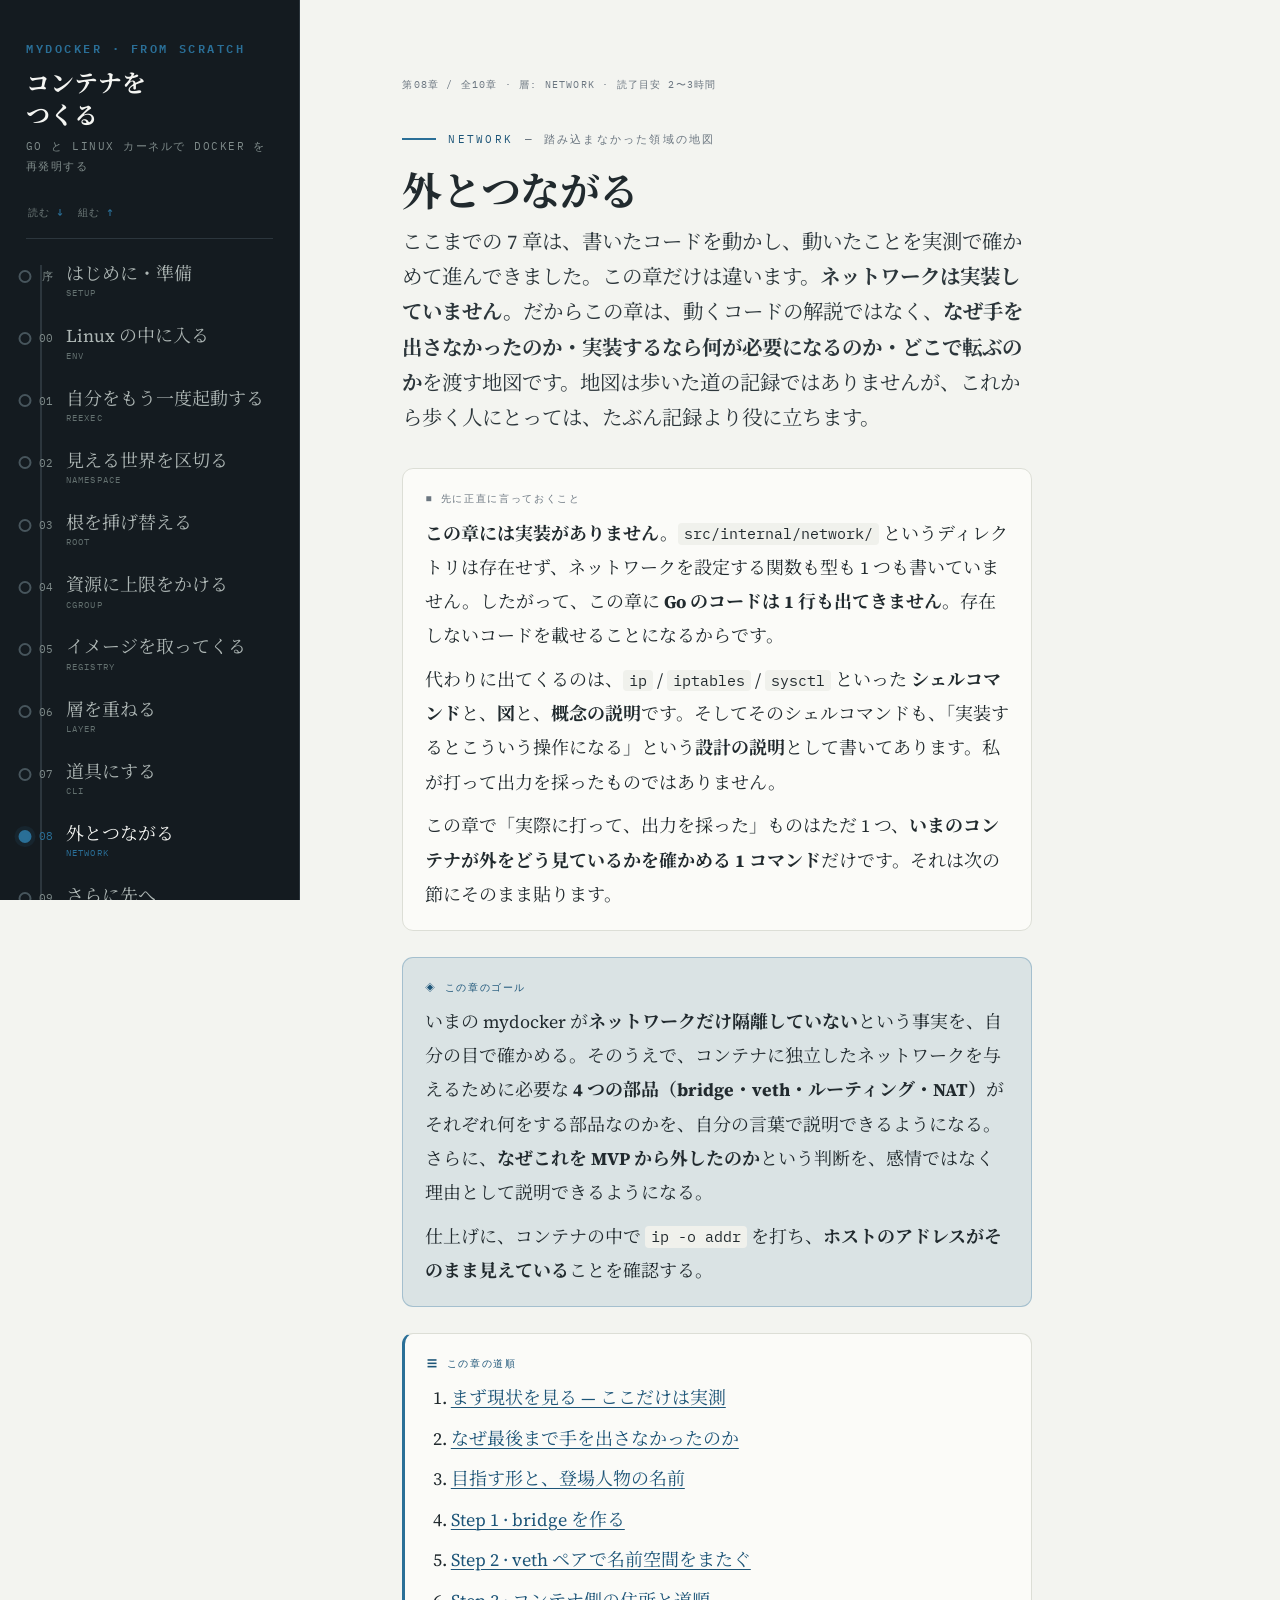
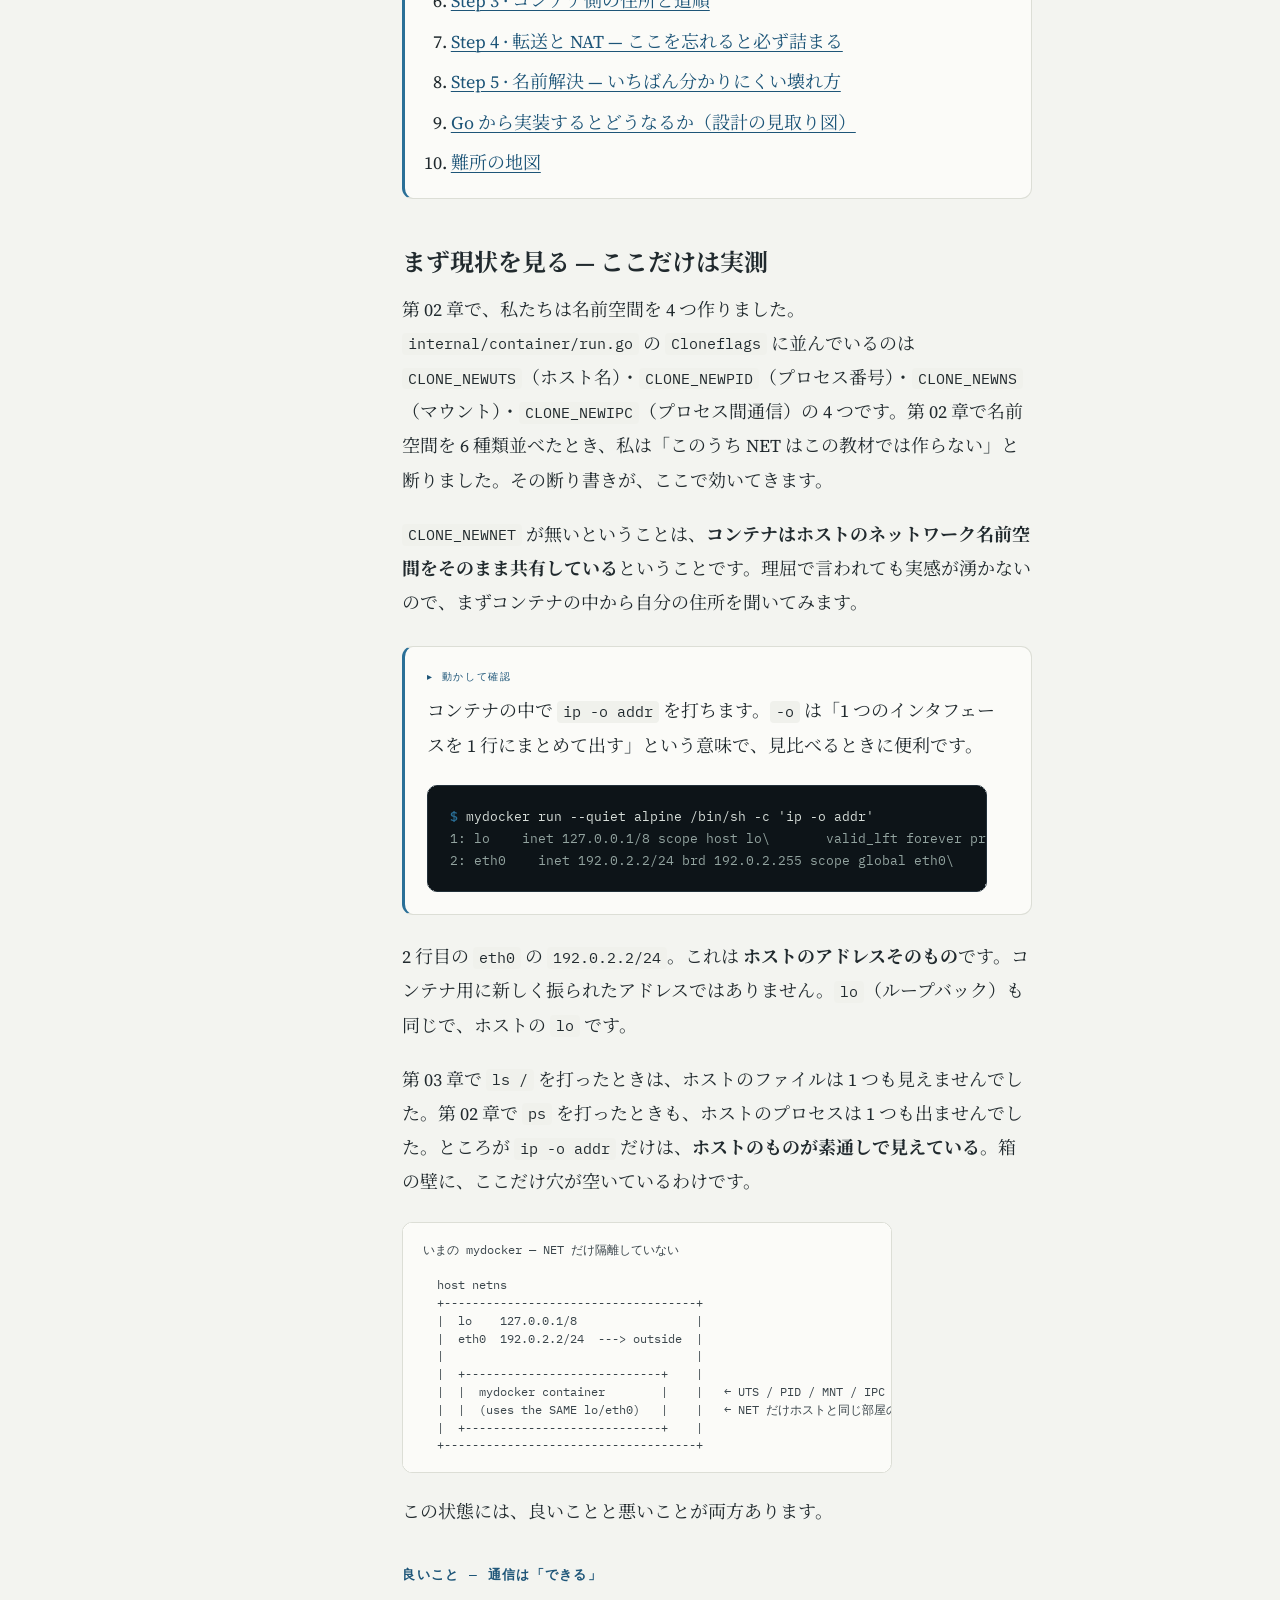
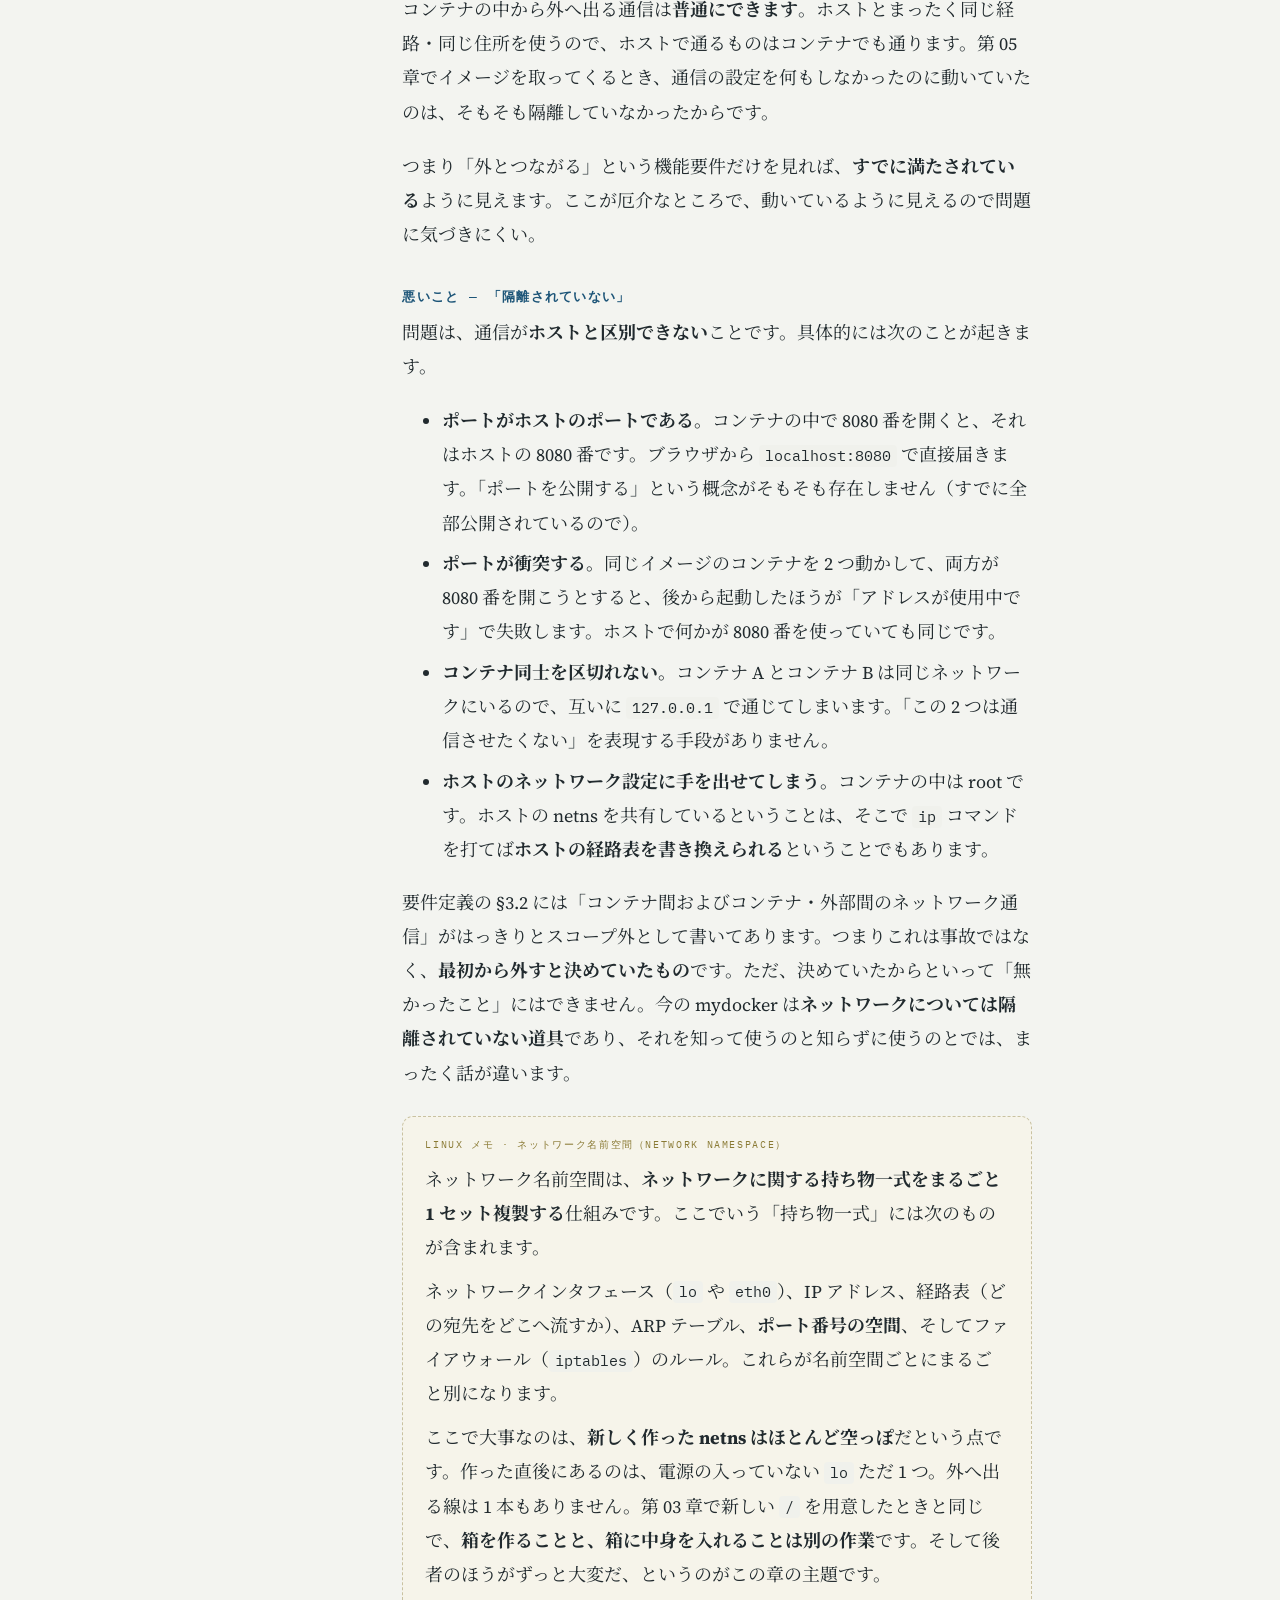
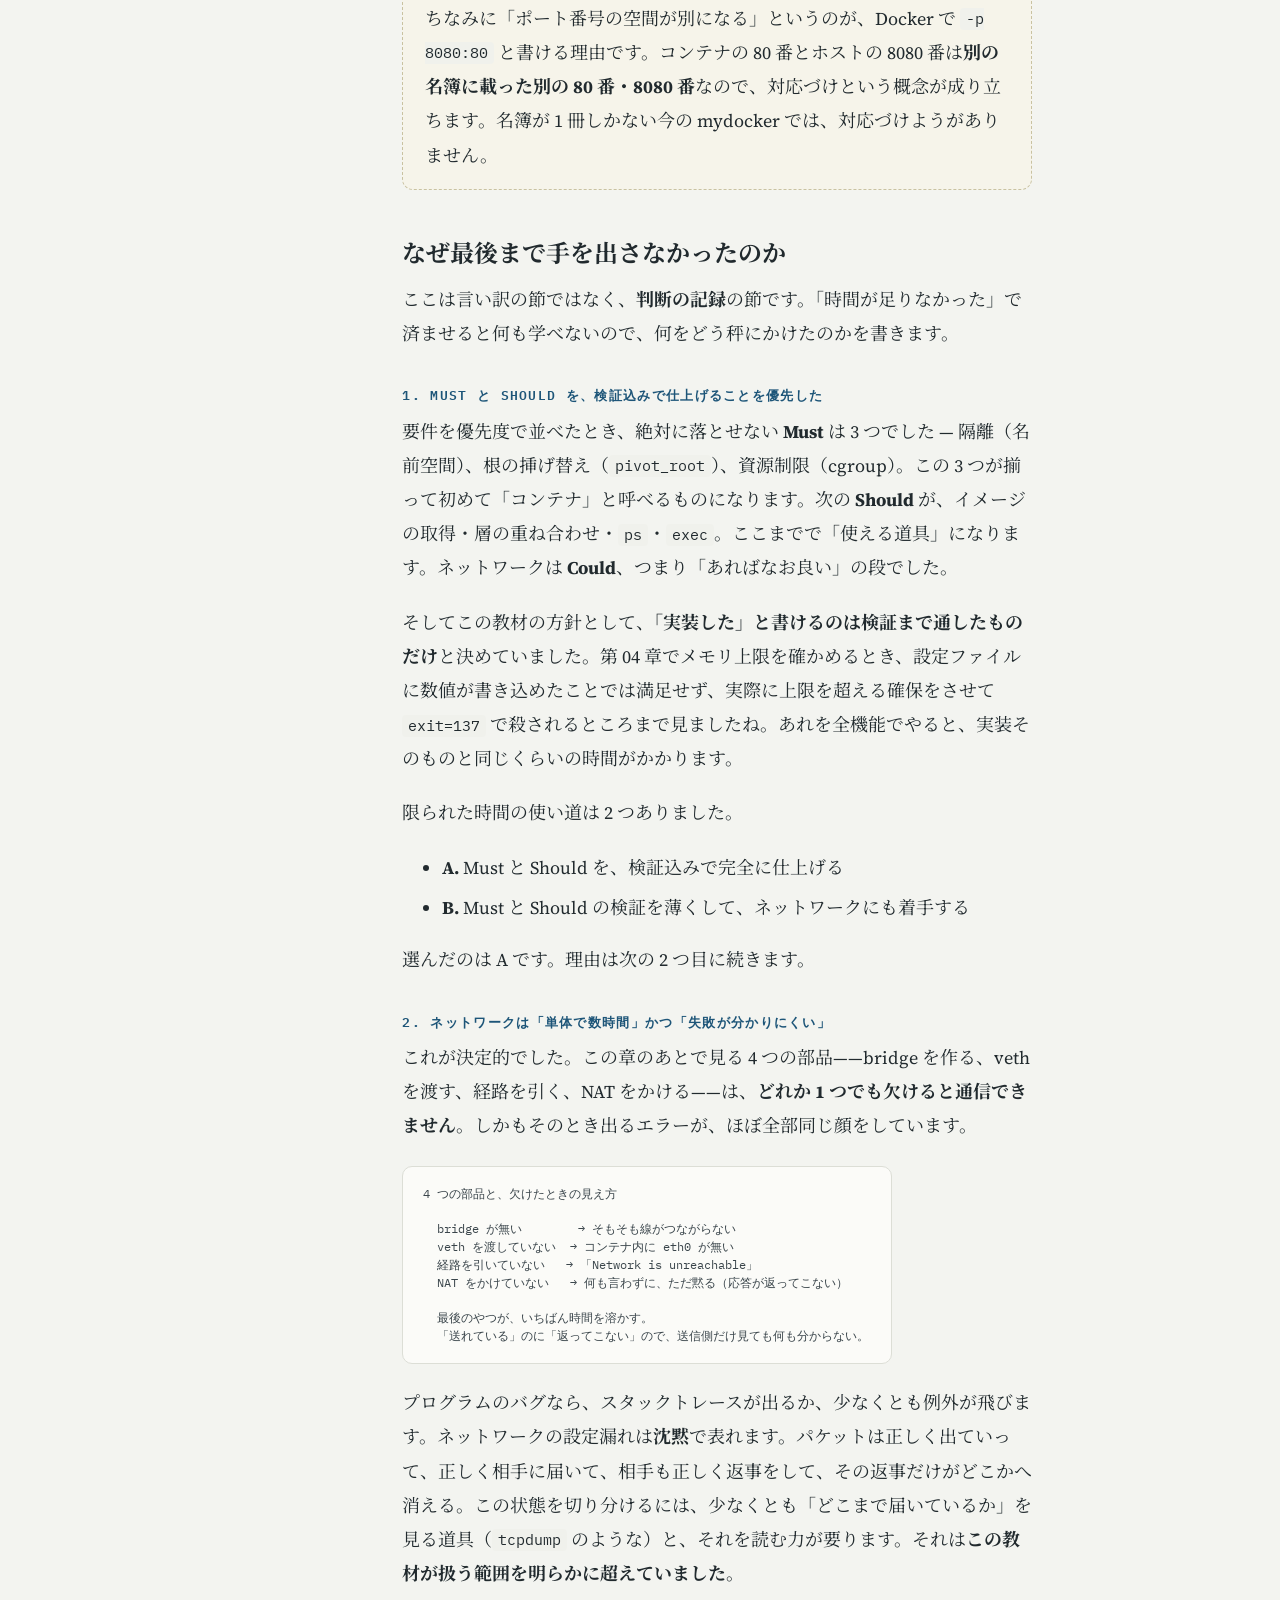
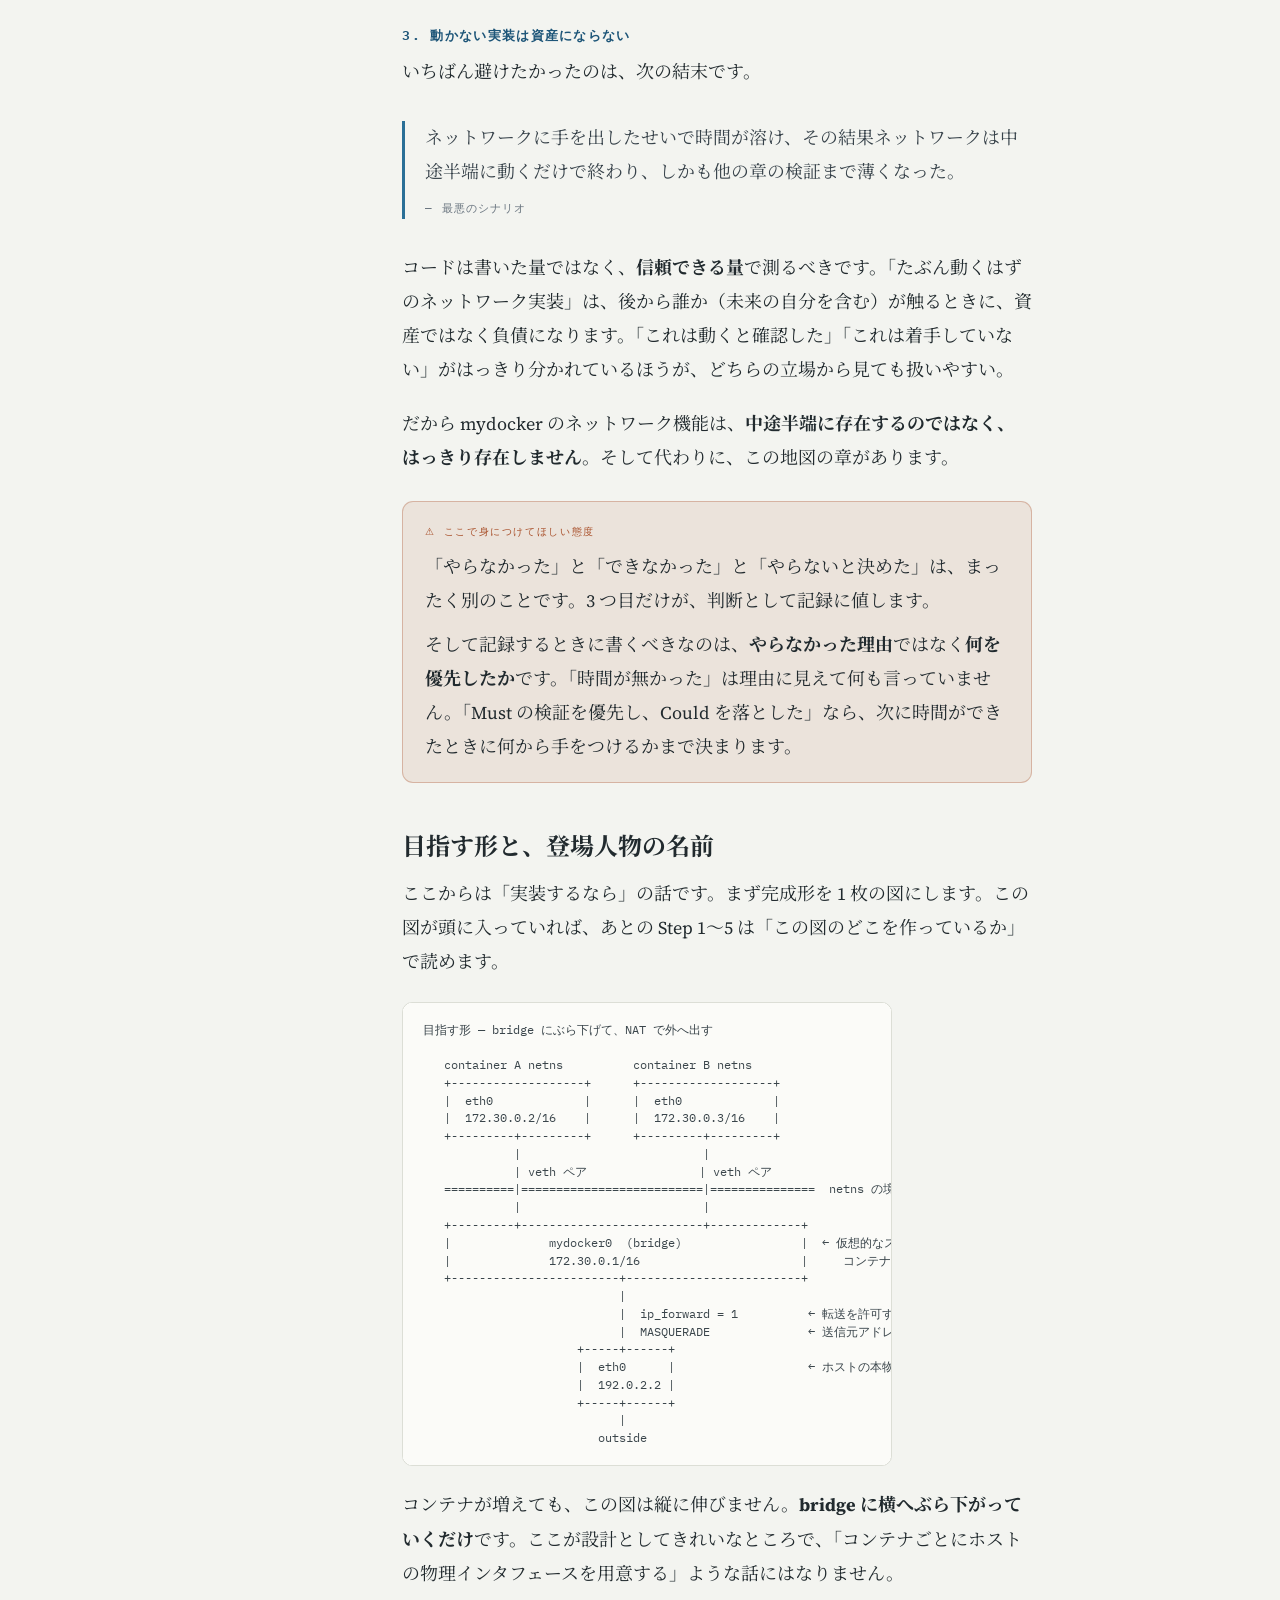
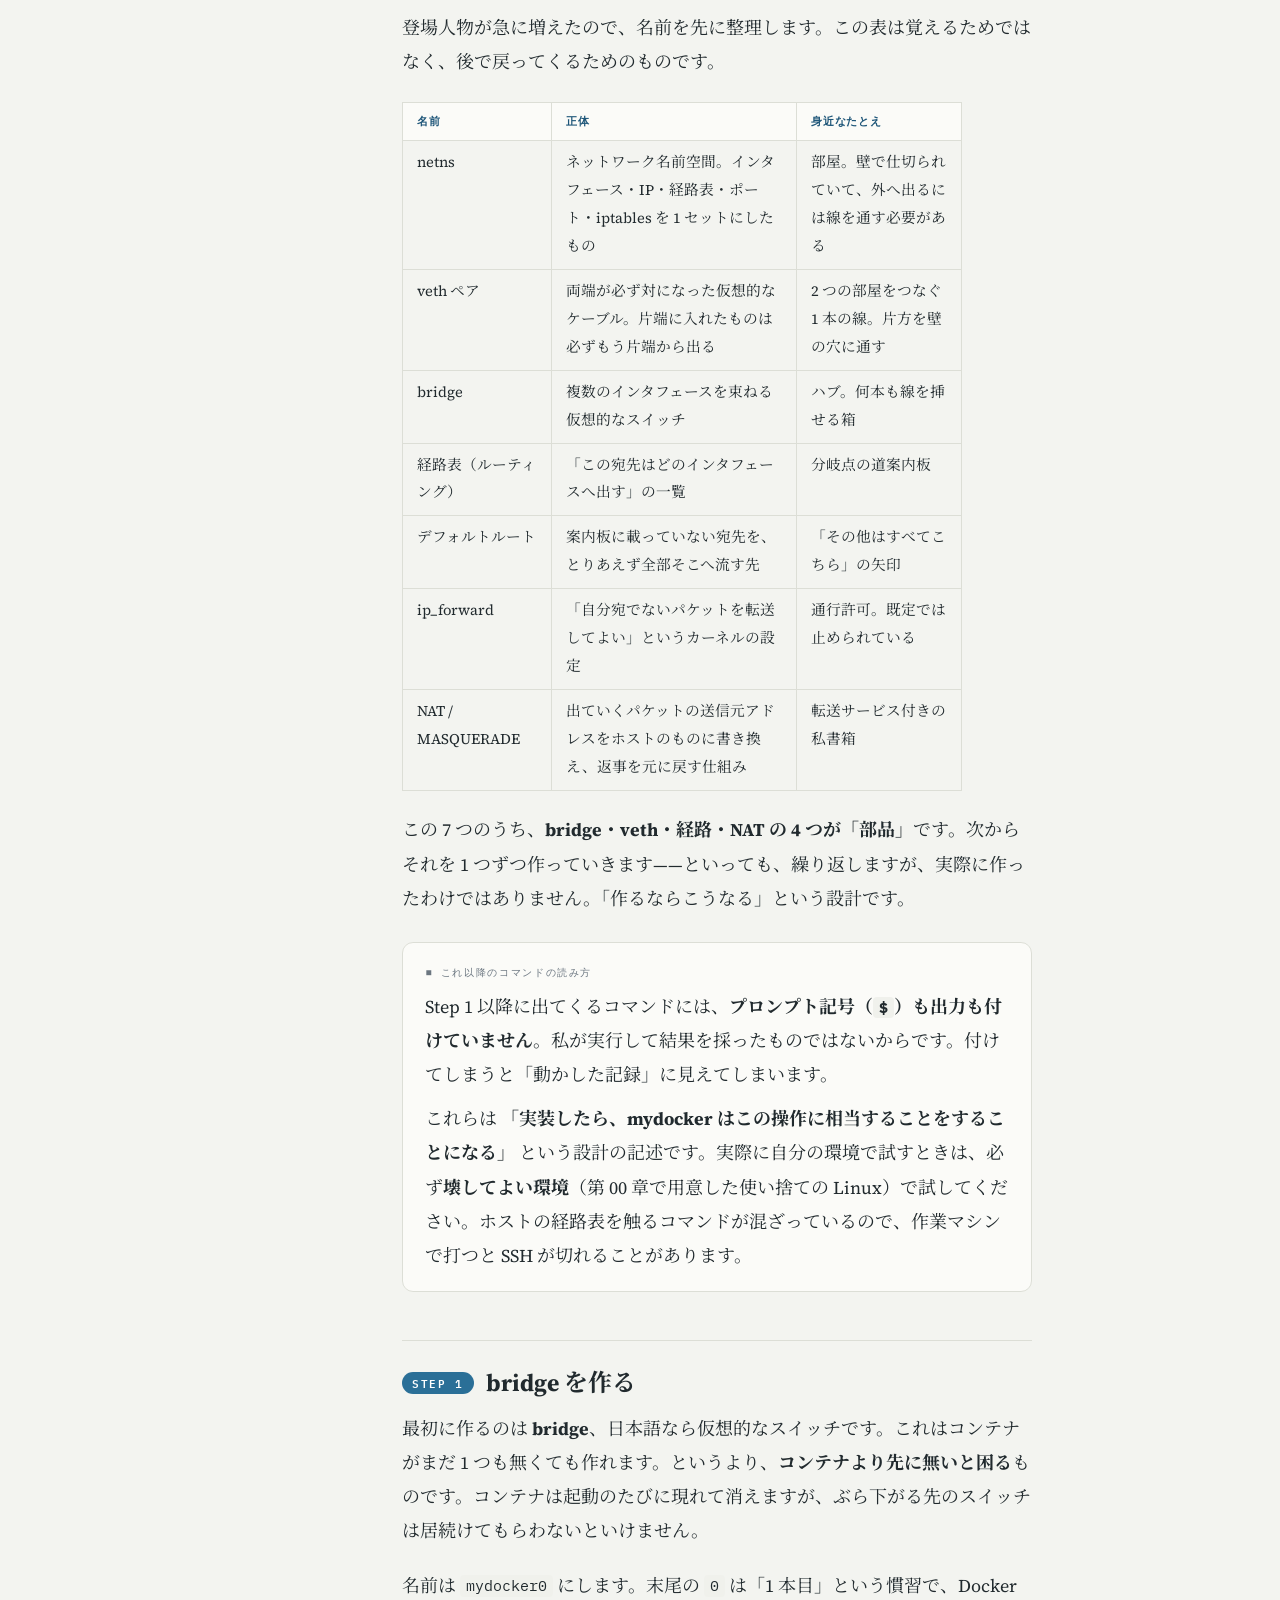
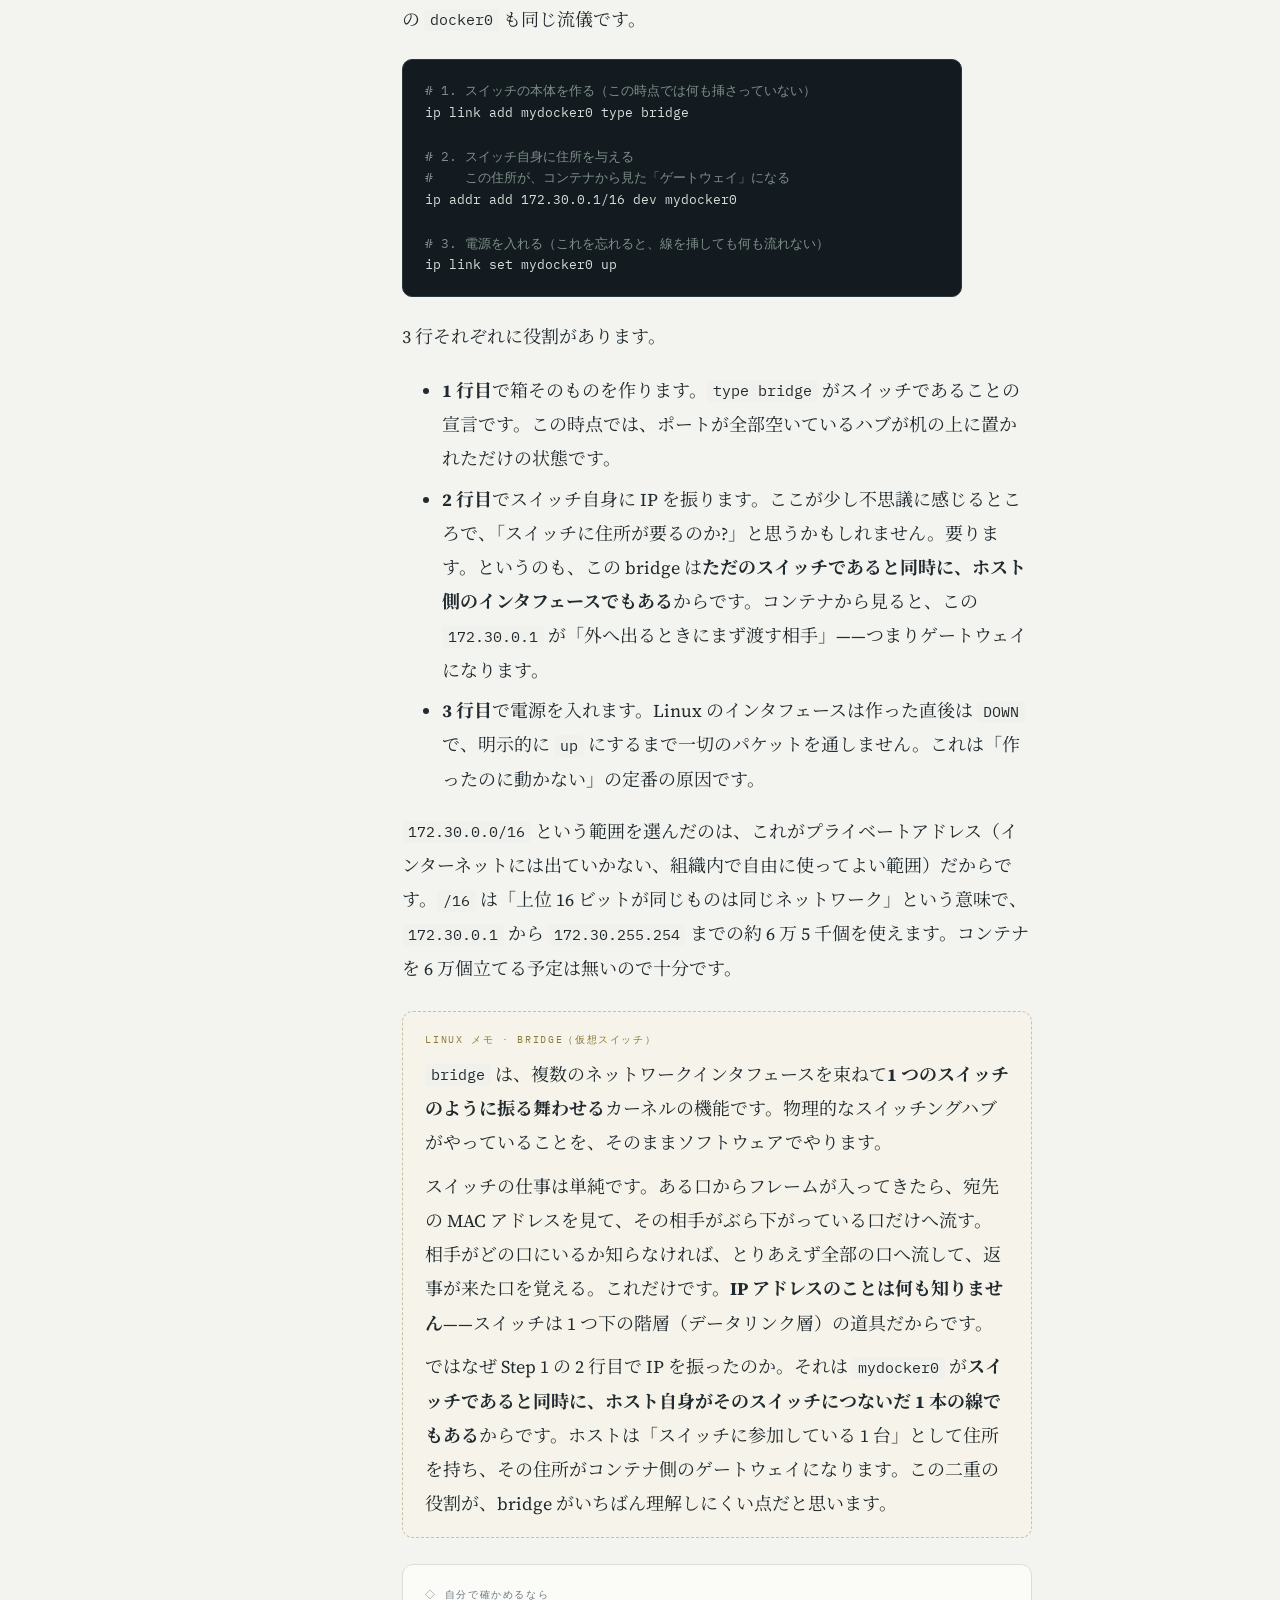
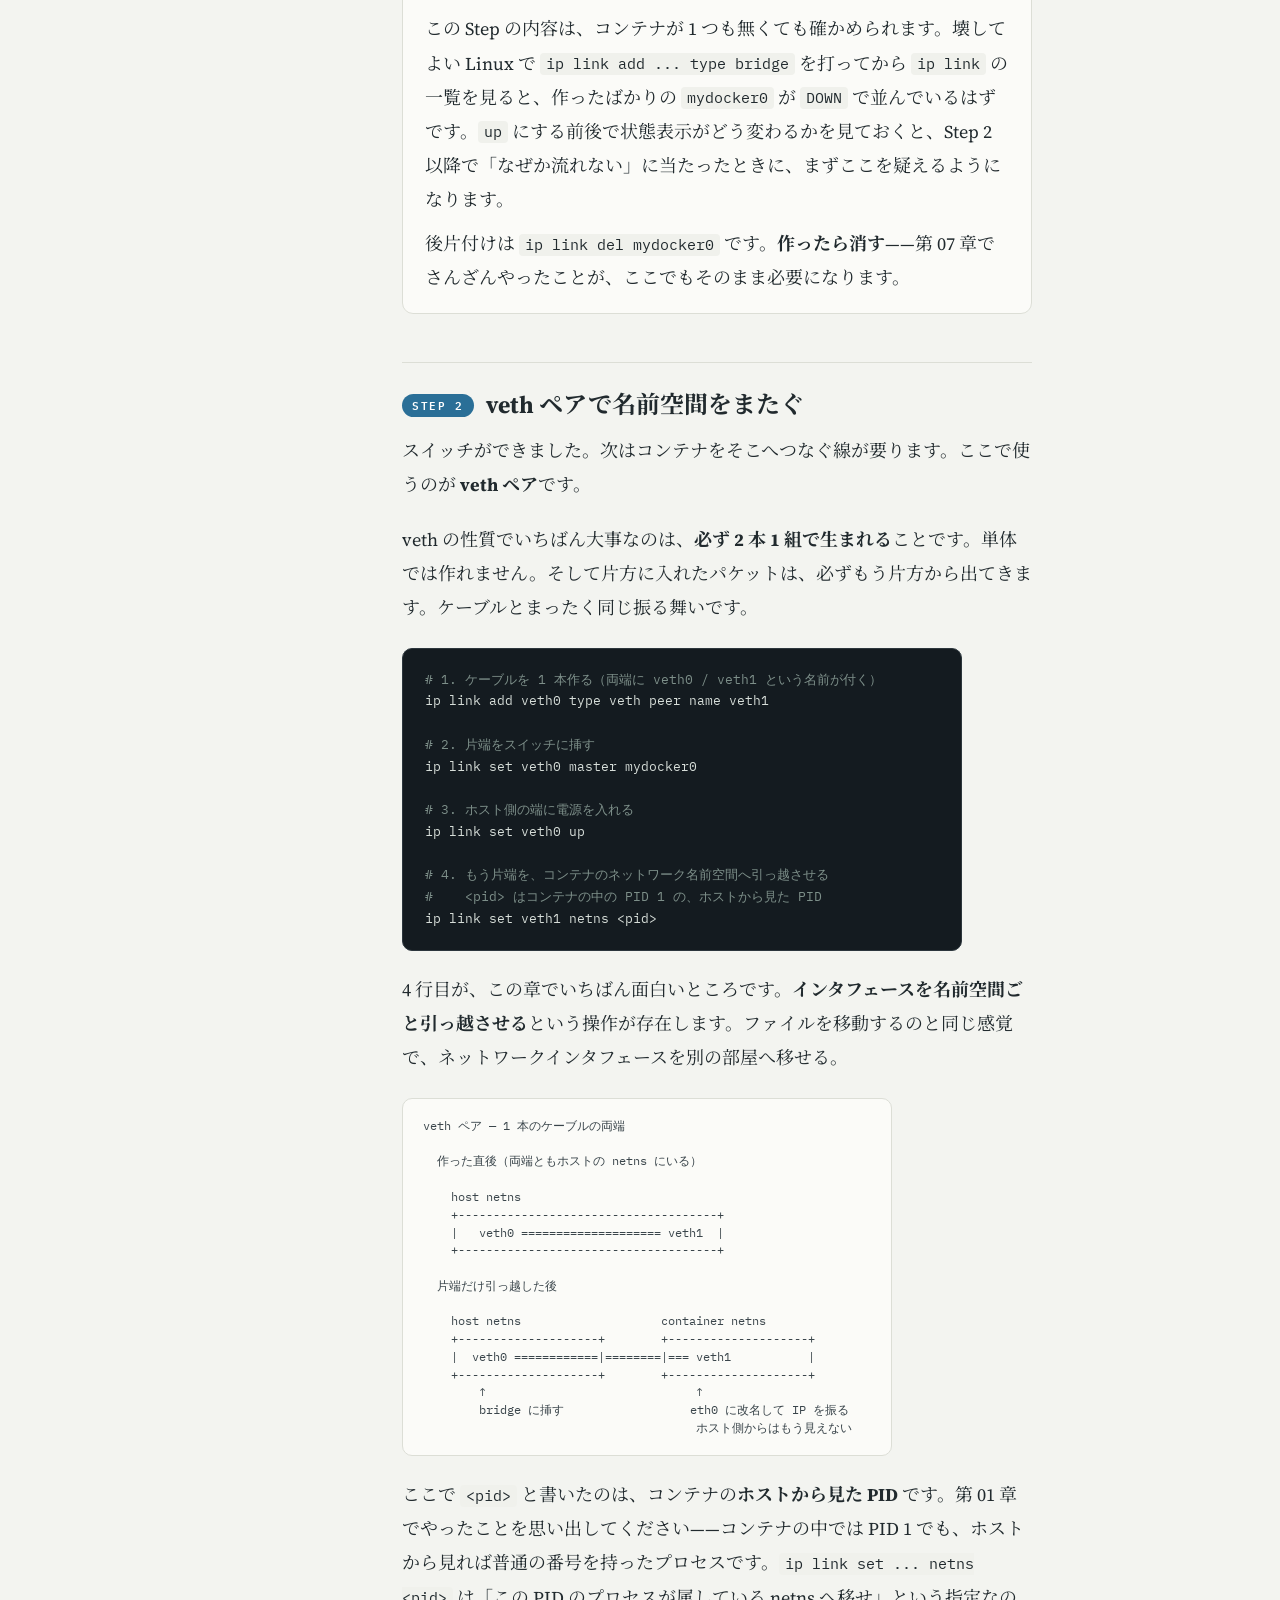
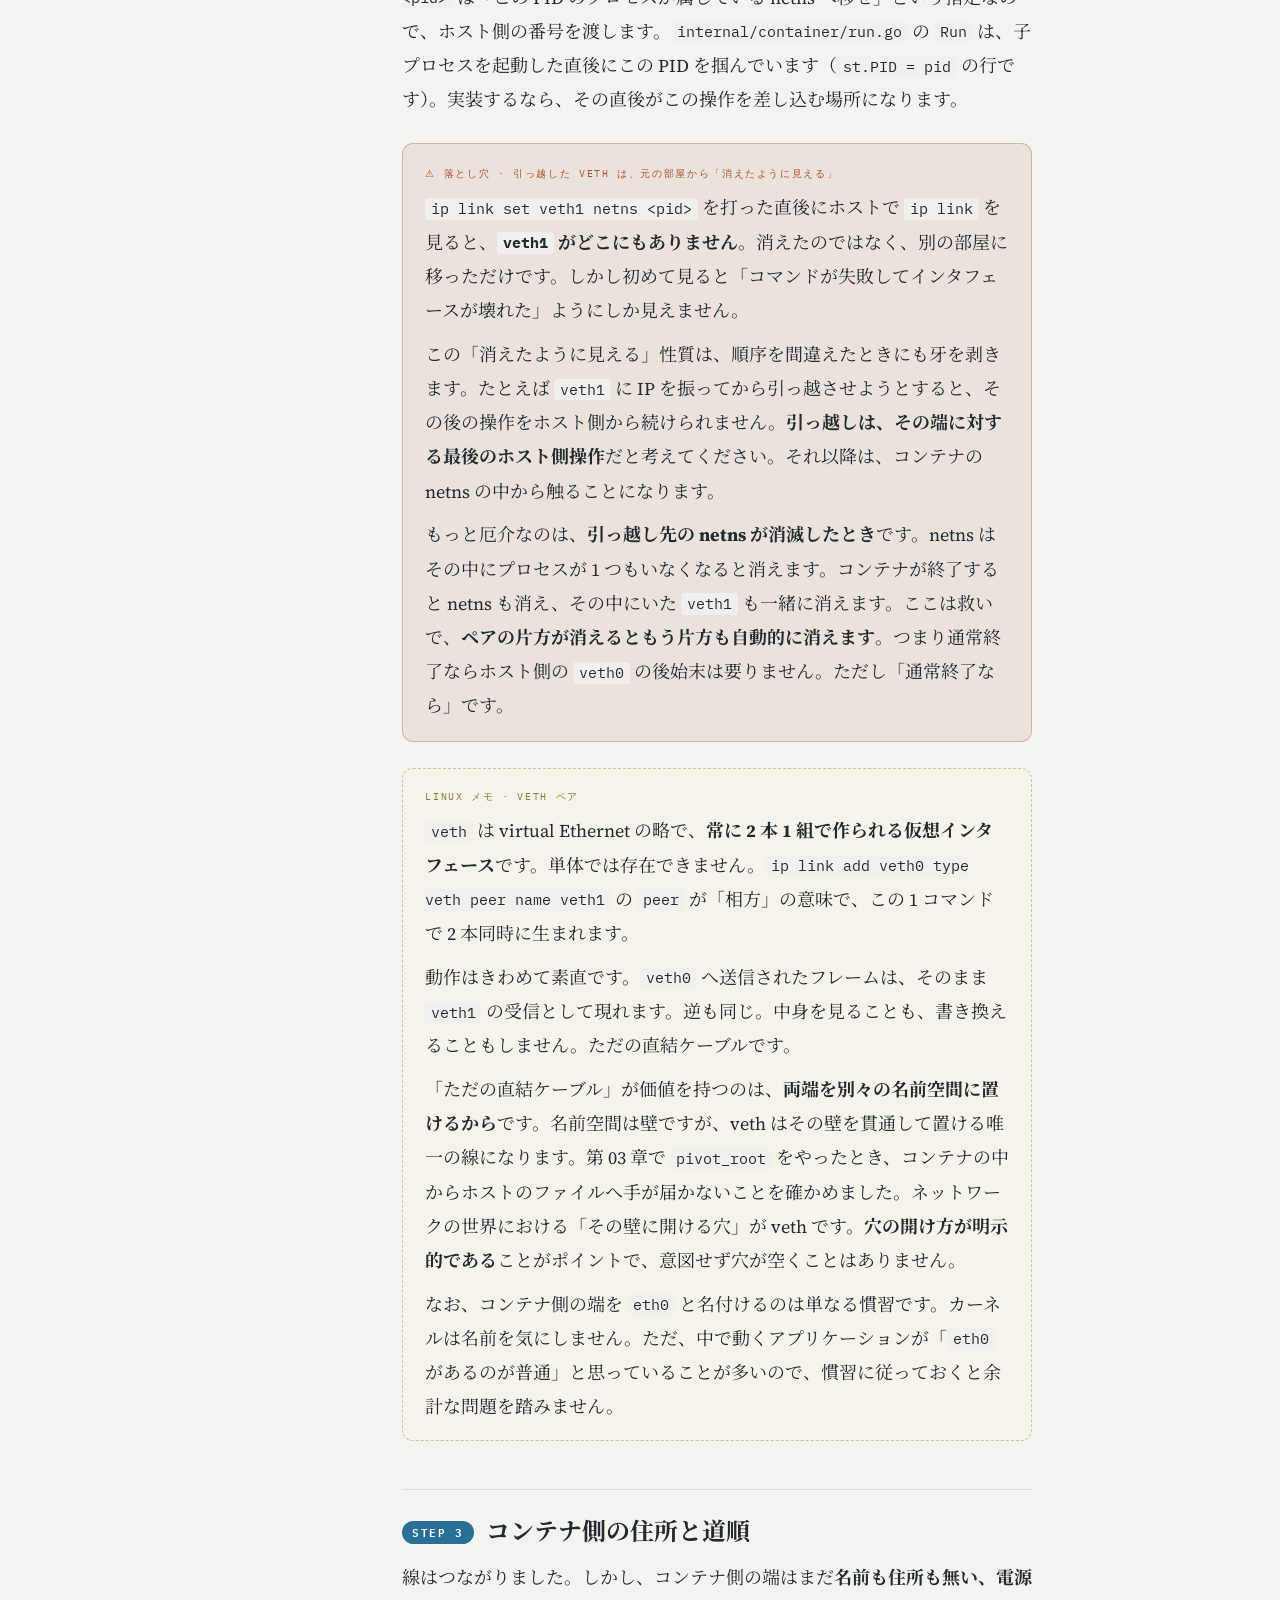
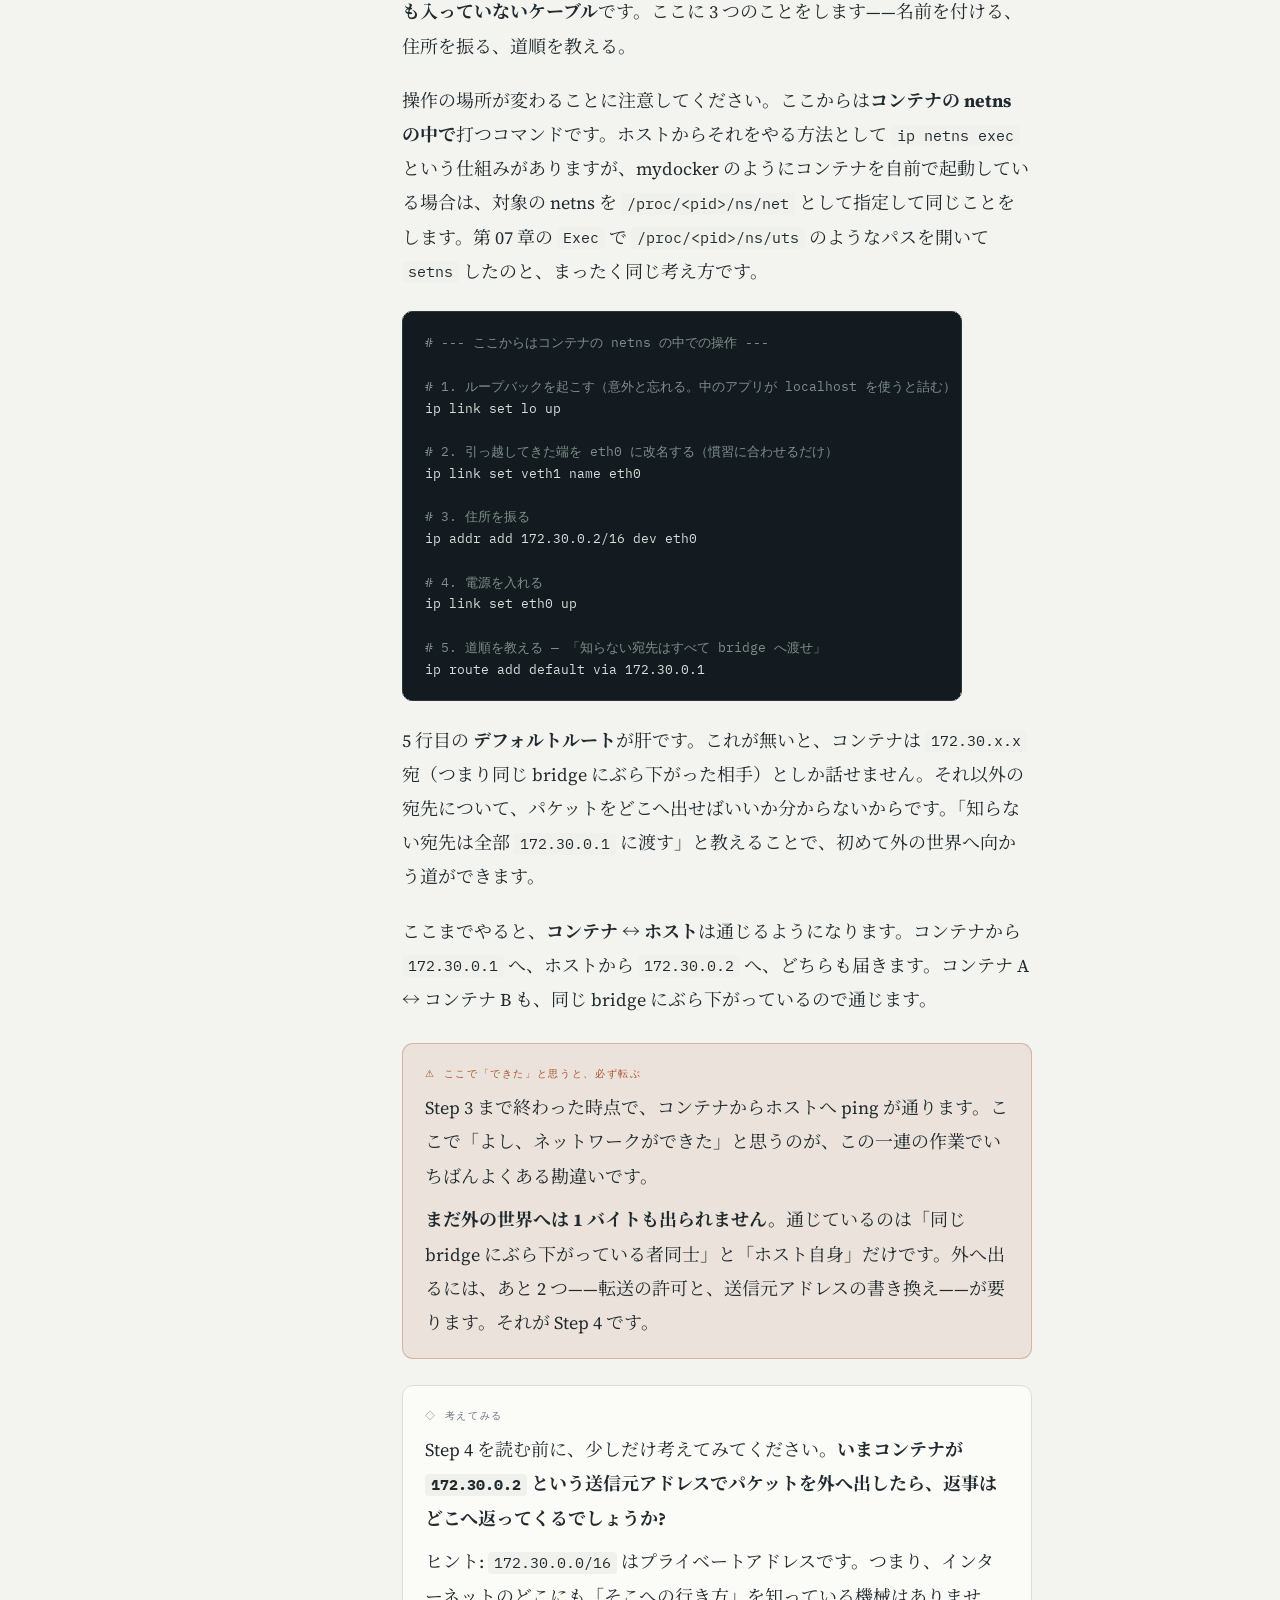
<file: docs/08-network.html>
<!DOCTYPE html>
<html lang="ja">
<head>
<meta charset="utf-8">
<meta name="viewport" content="width=device-width, initial-scale=1">
<title>第08章 外とつながる — コンテナをつくる</title>
<link rel="preconnect" href="https://fonts.googleapis.com">
<link rel="preconnect" href="https://fonts.gstatic.com" crossorigin>
<link href="https://fonts.googleapis.com/css2?family=IBM+Plex+Mono:wght@400;500;600&family=Source+Serif+4:opsz,wght@8..60,400;8..60,600;8..60,700&family=Noto+Serif+JP:wght@400;600;700&display=swap" rel="stylesheet">
<link rel="stylesheet" href="style.css">
</head>
<body>
<div class="shell">
  <aside class="spine">
    <a class="wordmark" href="index.html">MYDOCKER · from scratch</a>
    <div class="book-title">コンテナを<br>つくる</div>
    <div class="book-sub">Go と Linux カーネルで Docker を再発明する</div>

    <div class="legend"><span>読む <b>↓</b></span><span>組む <b>↑</b></span></div>

    <nav aria-label="目次">
      <ul class="toc">
        <li><a class="nav-item" href="index.html"><span class="nav-num">序</span><span class="nav-label">はじめに・準備<span class="nav-tag">Setup</span></span></a></li>
        <li><a class="nav-item" href="00-env.html"><span class="nav-num">00</span><span class="nav-label">Linux の中に入る<span class="nav-tag">Env</span></span></a></li>
        <li><a class="nav-item" href="01-reexec.html"><span class="nav-num">01</span><span class="nav-label">自分をもう一度起動する<span class="nav-tag">Reexec</span></span></a></li>
        <li><a class="nav-item" href="02-namespace.html"><span class="nav-num">02</span><span class="nav-label">見える世界を区切る<span class="nav-tag">Namespace</span></span></a></li>
        <li><a class="nav-item" href="03-pivotroot.html"><span class="nav-num">03</span><span class="nav-label">根を挿げ替える<span class="nav-tag">Root</span></span></a></li>
        <li><a class="nav-item" href="04-cgroup.html"><span class="nav-num">04</span><span class="nav-label">資源に上限をかける<span class="nav-tag">Cgroup</span></span></a></li>
        <li><a class="nav-item" href="05-registry.html"><span class="nav-num">05</span><span class="nav-label">イメージを取ってくる<span class="nav-tag">Registry</span></span></a></li>
        <li><a class="nav-item" href="06-overlay.html"><span class="nav-num">06</span><span class="nav-label">層を重ねる<span class="nav-tag">Layer</span></span></a></li>
        <li><a class="nav-item" href="07-cli.html"><span class="nav-num">07</span><span class="nav-label">道具にする<span class="nav-tag">CLI</span></span></a></li>
        <li><a class="nav-item current" aria-current="page" href="08-network.html"><span class="nav-num">08</span><span class="nav-label">外とつながる<span class="nav-tag">Network</span></span></a></li>
        <li><a class="nav-item" href="09-beyond.html"><span class="nav-num">09</span><span class="nav-label">さらに先へ<span class="nav-tag">Beyond</span></span></a></li>
      </ul>
    </nav>

    <div class="spine-foot">
      各章は一つの層。<br>隔離する → 根を替える → 締める<br>→ 取ってくる → 重ねる、の順に積む。
    </div>
  </aside>

  <main class="reading">
    <div class="progress-tag">第08章 / 全10章 · 層: NETWORK · 読了目安 2〜3時間</div>
    <div class="eyebrow"><span>Network</span><span class="depth">— 踏み込まなかった領域の地図</span></div>
    <h1>外とつながる</h1>
    <p class="lede">ここまでの 7 章は、書いたコードを動かし、動いたことを実測で確かめて進んできました。この章だけは違います。<strong>ネットワークは実装していません。</strong>だからこの章は、動くコードの解説ではなく、<strong>なぜ手を出さなかったのか・実装するなら何が必要になるのか・どこで転ぶのか</strong>を渡す地図です。地図は歩いた道の記録ではありませんが、これから歩く人にとっては、たぶん記録より役に立ちます。</p>

    <div class="box"><div class="box-k">■ 先に正直に言っておくこと</div>
      <p><strong>この章には実装がありません。</strong><code>src/internal/network/</code> というディレクトリは存在せず、ネットワークを設定する関数も型も 1 つも書いていません。したがって、この章に <strong>Go のコードは 1 行も出てきません</strong>。存在しないコードを載せることになるからです。</p>
      <p>代わりに出てくるのは、<code>ip</code> / <code>iptables</code> / <code>sysctl</code> といった <strong>シェルコマンド</strong>と、<strong>図</strong>と、<strong>概念の説明</strong>です。そしてそのシェルコマンドも、「実装するとこういう操作になる」という<strong>設計の説明</strong>として書いてあります。私が打って出力を採ったものではありません。</p>
      <p>この章で「実際に打って、出力を採った」ものはただ 1 つ、<strong>いまのコンテナが外をどう見ているかを確かめる 1 コマンド</strong>だけです。それは次の節にそのまま貼ります。</p>
    </div>

    <div class="box goal"><div class="box-k">◈ この章のゴール</div>
      <p>いまの mydocker が<strong>ネットワークだけ隔離していない</strong>という事実を、自分の目で確かめる。そのうえで、コンテナに独立したネットワークを与えるために必要な <strong>4 つの部品（bridge・veth・ルーティング・NAT）</strong>がそれぞれ何をする部品なのかを、自分の言葉で説明できるようになる。さらに、<strong>なぜこれを MVP から外したのか</strong>という判断を、感情ではなく理由として説明できるようになる。</p>
      <p>仕上げに、コンテナの中で <code>ip -o addr</code> を打ち、<strong>ホストのアドレスがそのまま見えている</strong>ことを確認する。</p>
    </div>

    <div class="box map"><div class="box-k">☰ この章の道順</div>
      <ol>
        <li><a href="#now">まず現状を見る — ここだけは実測</a></li>
        <li><a href="#why">なぜ最後まで手を出さなかったのか</a></li>
        <li><a href="#shape">目指す形と、登場人物の名前</a></li>
        <li><a href="#step-1">Step 1 · bridge を作る</a></li>
        <li><a href="#step-2">Step 2 · veth ペアで名前空間をまたぐ</a></li>
        <li><a href="#step-3">Step 3 · コンテナ側の住所と道順</a></li>
        <li><a href="#step-4">Step 4 · 転送と NAT — ここを忘れると必ず詰まる</a></li>
        <li><a href="#step-5">Step 5 · 名前解決 — いちばん分かりにくい壊れ方</a></li>
        <li><a href="#go">Go から実装するとどうなるか（設計の見取り図）</a></li>
        <li><a href="#hazmap">難所の地図</a></li>
      </ol>
    </div>

    <h2 id="now">まず現状を見る — ここだけは実測</h2>

    <p>第 02 章で、私たちは名前空間を 4 つ作りました。<code>internal/container/run.go</code> の <code>Cloneflags</code> に並んでいるのは <code>CLONE_NEWUTS</code>（ホスト名）・<code>CLONE_NEWPID</code>（プロセス番号）・<code>CLONE_NEWNS</code>（マウント）・<code>CLONE_NEWIPC</code>（プロセス間通信）の 4 つです。第 02 章で名前空間を 6 種類並べたとき、私は「このうち NET はこの教材では作らない」と断りました。その断り書きが、ここで効いてきます。</p>

    <p><code>CLONE_NEWNET</code> が無いということは、<strong>コンテナはホストのネットワーク名前空間をそのまま共有している</strong>ということです。理屈で言われても実感が湧かないので、まずコンテナの中から自分の住所を聞いてみます。</p>

    <div class="box do"><div class="box-k">▸ 動かして確認</div>
      <p>コンテナの中で <code>ip -o addr</code> を打ちます。<code>-o</code> は「1 つのインタフェースを 1 行にまとめて出す」という意味で、見比べるときに便利です。</p>
      <pre class="term"><code><span class="ps">$</span> mydocker run --quiet alpine /bin/sh -c 'ip -o addr'
<span class="out">1: lo    inet 127.0.0.1/8 scope host lo\       valid_lft forever preferred_lft forever
2: eth0    inet 192.0.2.2/24 brd 192.0.2.255 scope global eth0\       valid_lft forever preferred_lft forever</span></code></pre>
    </div>

    <p>2 行目の <code>eth0</code> の <code>192.0.2.2/24</code>。これは <strong>ホストのアドレスそのもの</strong>です。コンテナ用に新しく振られたアドレスではありません。<code>lo</code>（ループバック）も同じで、ホストの <code>lo</code> です。</p>

    <p>第 03 章で <code>ls /</code> を打ったときは、ホストのファイルは 1 つも見えませんでした。第 02 章で <code>ps</code> を打ったときも、ホストのプロセスは 1 つも出ませんでした。ところが <code>ip -o addr</code> だけは、<strong>ホストのものが素通しで見えている</strong>。箱の壁に、ここだけ穴が空いているわけです。</p>

    <div class="ascii">いまの mydocker — NET だけ隔離していない

  host netns
  +------------------------------------+
  |  lo    127.0.0.1/8                 |
  |  eth0  192.0.2.2/24  ---> outside  |
  |                                    |
  |  +----------------------------+    |
  |  |  mydocker container        |    |   ← UTS / PID / MNT / IPC は別の箱
  |  |  (uses the SAME lo/eth0)   |    |   ← NET だけホストと同じ部屋のまま
  |  +----------------------------+    |
  +------------------------------------+</div>

    <p>この状態には、良いことと悪いことが両方あります。</p>

    <h3>良いこと — 通信は「できる」</h3>

    <p>コンテナの中から外へ出る通信は<strong>普通にできます</strong>。ホストとまったく同じ経路・同じ住所を使うので、ホストで通るものはコンテナでも通ります。第 05 章でイメージを取ってくるとき、通信の設定を何もしなかったのに動いていたのは、そもそも隔離していなかったからです。</p>

    <p>つまり「外とつながる」という機能要件だけを見れば、<strong>すでに満たされている</strong>ように見えます。ここが厄介なところで、動いているように見えるので問題に気づきにくい。</p>

    <h3>悪いこと — 「隔離されていない」</h3>

    <p>問題は、通信が<strong>ホストと区別できない</strong>ことです。具体的には次のことが起きます。</p>

    <ul>
      <li><strong>ポートがホストのポートである。</strong>コンテナの中で 8080 番を開くと、それはホストの 8080 番です。ブラウザから <code>localhost:8080</code> で直接届きます。「ポートを公開する」という概念がそもそも存在しません（すでに全部公開されているので）。</li>
      <li><strong>ポートが衝突する。</strong>同じイメージのコンテナを 2 つ動かして、両方が 8080 番を開こうとすると、後から起動したほうが「アドレスが使用中です」で失敗します。ホストで何かが 8080 番を使っていても同じです。</li>
      <li><strong>コンテナ同士を区切れない。</strong>コンテナ A とコンテナ B は同じネットワークにいるので、互いに <code>127.0.0.1</code> で通じてしまいます。「この 2 つは通信させたくない」を表現する手段がありません。</li>
      <li><strong>ホストのネットワーク設定に手を出せてしまう。</strong>コンテナの中は root です。ホストの netns を共有しているということは、そこで <code>ip</code> コマンドを打てば<strong>ホストの経路表を書き換えられる</strong>ということでもあります。</li>
    </ul>

    <p>要件定義の §3.2 には「コンテナ間およびコンテナ・外部間のネットワーク通信」がはっきりとスコープ外として書いてあります。つまりこれは事故ではなく、<strong>最初から外すと決めていたもの</strong>です。ただ、決めていたからといって「無かったこと」にはできません。今の mydocker は<strong>ネットワークについては隔離されていない道具</strong>であり、それを知って使うのと知らずに使うのとでは、まったく話が違います。</p>

    <div class="gonote"><div class="box-k">LINUX メモ · ネットワーク名前空間（network namespace）</div>
      <p>ネットワーク名前空間は、<strong>ネットワークに関する持ち物一式をまるごと 1 セット複製する</strong>仕組みです。ここでいう「持ち物一式」には次のものが含まれます。</p>
      <p>ネットワークインタフェース（<code>lo</code> や <code>eth0</code>）、IP アドレス、経路表（どの宛先をどこへ流すか）、ARP テーブル、<strong>ポート番号の空間</strong>、そしてファイアウォール（<code>iptables</code>）のルール。これらが名前空間ごとにまるごと別になります。</p>
      <p>ここで大事なのは、<strong>新しく作った netns はほとんど空っぽ</strong>だという点です。作った直後にあるのは、電源の入っていない <code>lo</code> ただ 1 つ。外へ出る線は 1 本もありません。第 03 章で新しい <code>/</code> を用意したときと同じで、<strong>箱を作ることと、箱に中身を入れることは別の作業</strong>です。そして後者のほうがずっと大変だ、というのがこの章の主題です。</p>
      <p>ちなみに「ポート番号の空間が別になる」というのが、Docker で <code>-p 8080:80</code> と書ける理由です。コンテナの 80 番とホストの 8080 番は<strong>別の名簿に載った別の 80 番・8080 番</strong>なので、対応づけという概念が成り立ちます。名簿が 1 冊しかない今の mydocker では、対応づけようがありません。</p>
    </div>

    <h2 id="why">なぜ最後まで手を出さなかったのか</h2>

    <p>ここは言い訳の節ではなく、<strong>判断の記録</strong>の節です。「時間が足りなかった」で済ませると何も学べないので、何をどう秤にかけたのかを書きます。</p>

    <h3>1. Must と Should を、検証込みで仕上げることを優先した</h3>

    <p>要件を優先度で並べたとき、絶対に落とせない <strong>Must</strong> は 3 つでした — 隔離（名前空間）、根の挿げ替え（<code>pivot_root</code>）、資源制限（cgroup）。この 3 つが揃って初めて「コンテナ」と呼べるものになります。次の <strong>Should</strong> が、イメージの取得・層の重ね合わせ・<code>ps</code>・<code>exec</code>。ここまでで「使える道具」になります。ネットワークは <strong>Could</strong>、つまり「あればなお良い」の段でした。</p>

    <p>そしてこの教材の方針として、<strong>「実装した」と書けるのは検証まで通したものだけ</strong>と決めていました。第 04 章でメモリ上限を確かめるとき、設定ファイルに数値が書き込めたことでは満足せず、実際に上限を超える確保をさせて <code>exit=137</code> で殺されるところまで見ましたね。あれを全機能でやると、実装そのものと同じくらいの時間がかかります。</p>

    <p>限られた時間の使い道は 2 つありました。</p>

    <ul>
      <li><strong>A.</strong> Must と Should を、検証込みで完全に仕上げる</li>
      <li><strong>B.</strong> Must と Should の検証を薄くして、ネットワークにも着手する</li>
    </ul>

    <p>選んだのは A です。理由は次の 2 つ目に続きます。</p>

    <h3>2. ネットワークは「単体で数時間」かつ「失敗が分かりにくい」</h3>

    <p>これが決定的でした。この章のあとで見る 4 つの部品——bridge を作る、veth を渡す、経路を引く、NAT をかける——は、<strong>どれか 1 つでも欠けると通信できません</strong>。しかもそのとき出るエラーが、ほぼ全部同じ顔をしています。</p>

    <div class="ascii">4 つの部品と、欠けたときの見え方

  bridge が無い        → そもそも線がつながらない
  veth を渡していない  → コンテナ内に eth0 が無い
  経路を引いていない   → 「Network is unreachable」
  NAT をかけていない   → 何も言わずに、ただ黙る（応答が返ってこない）

  最後のやつが、いちばん時間を溶かす。
  「送れている」のに「返ってこない」ので、送信側だけ見ても何も分からない。</div>

    <p>プログラムのバグなら、スタックトレースが出るか、少なくとも例外が飛びます。ネットワークの設定漏れは<strong>沈黙</strong>で表れます。パケットは正しく出ていって、正しく相手に届いて、相手も正しく返事をして、その返事だけがどこかへ消える。この状態を切り分けるには、少なくとも「どこまで届いているか」を見る道具（<code>tcpdump</code> のような）と、それを読む力が要ります。それは<strong>この教材が扱う範囲を明らかに超えていました</strong>。</p>

    <h3>3. 動かない実装は資産にならない</h3>

    <p>いちばん避けたかったのは、次の結末です。</p>

    <blockquote>
      ネットワークに手を出したせいで時間が溶け、その結果ネットワークは中途半端に動くだけで終わり、しかも他の章の検証まで薄くなった。
      <cite>— 最悪のシナリオ</cite>
    </blockquote>

    <p>コードは書いた量ではなく、<strong>信頼できる量</strong>で測るべきです。「たぶん動くはずのネットワーク実装」は、後から誰か（未来の自分を含む）が触るときに、資産ではなく負債になります。「これは動くと確認した」「これは着手していない」がはっきり分かれているほうが、どちらの立場から見ても扱いやすい。</p>

    <p>だから mydocker のネットワーク機能は、<strong>中途半端に存在するのではなく、はっきり存在しません</strong>。そして代わりに、この地図の章があります。</p>

    <div class="box hazard"><div class="box-k">⚠ ここで身につけてほしい態度</div>
      <p>「やらなかった」と「できなかった」と「やらないと決めた」は、まったく別のことです。3 つ目だけが、判断として記録に値します。</p>
      <p>そして記録するときに書くべきなのは、<strong>やらなかった理由</strong>ではなく<strong>何を優先したか</strong>です。「時間が無かった」は理由に見えて何も言っていません。「Must の検証を優先し、Could を落とした」なら、次に時間ができたときに何から手をつけるかまで決まります。</p>
    </div>

    <h2 id="shape">目指す形と、登場人物の名前</h2>

    <p>ここからは「実装するなら」の話です。まず完成形を 1 枚の図にします。この図が頭に入っていれば、あとの Step 1〜5 は「この図のどこを作っているか」で読めます。</p>

    <div class="ascii">目指す形 — bridge にぶら下げて、NAT で外へ出す

   container A netns          container B netns
   +-------------------+      +-------------------+
   |  eth0             |      |  eth0             |
   |  172.30.0.2/16    |      |  172.30.0.3/16    |
   +---------+---------+      +---------+---------+
             |                          |
             | veth ペア                | veth ペア
   ==========|==========================|===============  netns の境界
             |                          |
   +---------+--------------------------+-------------+
   |              mydocker0  (bridge)                 |  ← 仮想的なスイッチ
   |              172.30.0.1/16                       |     コンテナのゲートウェイ
   +------------------------+-------------------------+
                            |
                            |  ip_forward = 1          ← 転送を許可する
                            |  MASQUERADE              ← 送信元アドレスを書き換える
                      +-----+------+
                      |  eth0      |                   ← ホストの本物のインタフェース
                      |  192.0.2.2 |
                      +-----+------+
                            |
                         outside</div>

    <p>コンテナが増えても、この図は縦に伸びません。<strong>bridge に横へぶら下がっていくだけ</strong>です。ここが設計としてきれいなところで、「コンテナごとにホストの物理インタフェースを用意する」ような話にはなりません。</p>

    <p>登場人物が急に増えたので、名前を先に整理します。この表は覚えるためではなく、後で戻ってくるためのものです。</p>

    <table>
      <tr><th>名前</th><th>正体</th><th>身近なたとえ</th></tr>
      <tr><td>netns</td><td>ネットワーク名前空間。インタフェース・IP・経路表・ポート・iptables を 1 セットにしたもの</td><td>部屋。壁で仕切られていて、外へ出るには線を通す必要がある</td></tr>
      <tr><td>veth ペア</td><td>両端が必ず対になった仮想的なケーブル。片端に入れたものは必ずもう片端から出る</td><td>2 つの部屋をつなぐ 1 本の線。片方を壁の穴に通す</td></tr>
      <tr><td>bridge</td><td>複数のインタフェースを束ねる仮想的なスイッチ</td><td>ハブ。何本も線を挿せる箱</td></tr>
      <tr><td>経路表（ルーティング）</td><td>「この宛先はどのインタフェースへ出す」の一覧</td><td>分岐点の道案内板</td></tr>
      <tr><td>デフォルトルート</td><td>案内板に載っていない宛先を、とりあえず全部そこへ流す先</td><td>「その他はすべてこちら」の矢印</td></tr>
      <tr><td>ip_forward</td><td>「自分宛でないパケットを転送してよい」というカーネルの設定</td><td>通行許可。既定では止められている</td></tr>
      <tr><td>NAT / MASQUERADE</td><td>出ていくパケットの送信元アドレスをホストのものに書き換え、返事を元に戻す仕組み</td><td>転送サービス付きの私書箱</td></tr>
    </table>

    <p>この 7 つのうち、<strong>bridge・veth・経路・NAT の 4 つが「部品」</strong>です。次からそれを 1 つずつ作っていきます——といっても、繰り返しますが、実際に作ったわけではありません。「作るならこうなる」という設計です。</p>

    <div class="box"><div class="box-k">■ これ以降のコマンドの読み方</div>
      <p>Step 1 以降に出てくるコマンドには、<strong>プロンプト記号（<code>$</code>）も出力も付けていません</strong>。私が実行して結果を採ったものではないからです。付けてしまうと「動かした記録」に見えてしまいます。</p>
      <p>これらは <strong>「実装したら、mydocker はこの操作に相当することをすることになる」</strong> という設計の記述です。実際に自分の環境で試すときは、必ず<strong>壊してよい環境</strong>（第 00 章で用意した使い捨ての Linux）で試してください。ホストの経路表を触るコマンドが混ざっているので、作業マシンで打つと SSH が切れることがあります。</p>
    </div>

    <h2 class="step" id="step-1"><span class="step-no">Step 1</span>bridge を作る</h2>

    <p>最初に作るのは <strong>bridge</strong>、日本語なら仮想的なスイッチです。これはコンテナがまだ 1 つも無くても作れます。というより、<strong>コンテナより先に無いと困る</strong>ものです。コンテナは起動のたびに現れて消えますが、ぶら下がる先のスイッチは居続けてもらわないといけません。</p>

    <p>名前は <code>mydocker0</code> にします。末尾の <code>0</code> は「1 本目」という慣習で、Docker の <code>docker0</code> も同じ流儀です。</p>

<pre><code><span class="cm"># 1. スイッチの本体を作る（この時点では何も挿さっていない）</span>
ip link add mydocker0 type bridge

<span class="cm"># 2. スイッチ自身に住所を与える</span>
<span class="cm">#    この住所が、コンテナから見た「ゲートウェイ」になる</span>
ip addr add 172.30.0.1/16 dev mydocker0

<span class="cm"># 3. 電源を入れる（これを忘れると、線を挿しても何も流れない）</span>
ip link set mydocker0 up</code></pre>

    <p>3 行それぞれに役割があります。</p>

    <ul>
      <li><strong>1 行目</strong>で箱そのものを作ります。<code>type bridge</code> がスイッチであることの宣言です。この時点では、ポートが全部空いているハブが机の上に置かれただけの状態です。</li>
      <li><strong>2 行目</strong>でスイッチ自身に IP を振ります。ここが少し不思議に感じるところで、「スイッチに住所が要るのか?」と思うかもしれません。要ります。というのも、この bridge は<strong>ただのスイッチであると同時に、ホスト側のインタフェースでもある</strong>からです。コンテナから見ると、この <code>172.30.0.1</code> が「外へ出るときにまず渡す相手」——つまりゲートウェイになります。</li>
      <li><strong>3 行目</strong>で電源を入れます。Linux のインタフェースは作った直後は <code>DOWN</code> で、明示的に <code>up</code> にするまで一切のパケットを通しません。これは「作ったのに動かない」の定番の原因です。</li>
    </ul>

    <p><code>172.30.0.0/16</code> という範囲を選んだのは、これがプライベートアドレス（インターネットには出ていかない、組織内で自由に使ってよい範囲）だからです。<code>/16</code> は「上位 16 ビットが同じものは同じネットワーク」という意味で、<code>172.30.0.1</code> から <code>172.30.255.254</code> までの約 6 万 5 千個を使えます。コンテナを 6 万個立てる予定は無いので十分です。</p>

    <div class="gonote"><div class="box-k">LINUX メモ · bridge（仮想スイッチ）</div>
      <p><code>bridge</code> は、複数のネットワークインタフェースを束ねて<strong>1 つのスイッチのように振る舞わせる</strong>カーネルの機能です。物理的なスイッチングハブがやっていることを、そのままソフトウェアでやります。</p>
      <p>スイッチの仕事は単純です。ある口からフレームが入ってきたら、宛先の MAC アドレスを見て、その相手がぶら下がっている口だけへ流す。相手がどの口にいるか知らなければ、とりあえず全部の口へ流して、返事が来た口を覚える。これだけです。<strong>IP アドレスのことは何も知りません</strong>——スイッチは 1 つ下の階層（データリンク層）の道具だからです。</p>
      <p>ではなぜ Step 1 の 2 行目で IP を振ったのか。それは <code>mydocker0</code> が<strong>スイッチであると同時に、ホスト自身がそのスイッチにつないだ 1 本の線でもある</strong>からです。ホストは「スイッチに参加している 1 台」として住所を持ち、その住所がコンテナ側のゲートウェイになります。この二重の役割が、bridge がいちばん理解しにくい点だと思います。</p>
    </div>

    <div class="box"><div class="box-k">◇ 自分で確かめるなら</div>
      <p>この Step の内容は、コンテナが 1 つも無くても確かめられます。壊してよい Linux で <code>ip link add ... type bridge</code> を打ってから <code>ip link</code> の一覧を見ると、作ったばかりの <code>mydocker0</code> が <code>DOWN</code> で並んでいるはずです。<code>up</code> にする前後で状態表示がどう変わるかを見ておくと、Step 2 以降で「なぜか流れない」に当たったときに、まずここを疑えるようになります。</p>
      <p>後片付けは <code>ip link del mydocker0</code> です。<strong>作ったら消す</strong>——第 07 章でさんざんやったことが、ここでもそのまま必要になります。</p>
    </div>

    <h2 class="step" id="step-2"><span class="step-no">Step 2</span>veth ペアで名前空間をまたぐ</h2>

    <p>スイッチができました。次はコンテナをそこへつなぐ線が要ります。ここで使うのが <strong>veth ペア</strong>です。</p>

    <p>veth の性質でいちばん大事なのは、<strong>必ず 2 本 1 組で生まれる</strong>ことです。単体では作れません。そして片方に入れたパケットは、必ずもう片方から出てきます。ケーブルとまったく同じ振る舞いです。</p>

<pre><code><span class="cm"># 1. ケーブルを 1 本作る（両端に veth0 / veth1 という名前が付く）</span>
ip link add veth0 type veth peer name veth1

<span class="cm"># 2. 片端をスイッチに挿す</span>
ip link set veth0 master mydocker0

<span class="cm"># 3. ホスト側の端に電源を入れる</span>
ip link set veth0 up

<span class="cm"># 4. もう片端を、コンテナのネットワーク名前空間へ引っ越させる</span>
<span class="cm">#    &lt;pid&gt; はコンテナの中の PID 1 の、ホストから見た PID</span>
ip link set veth1 netns &lt;pid&gt;</code></pre>

    <p>4 行目が、この章でいちばん面白いところです。<strong>インタフェースを名前空間ごと引っ越させる</strong>という操作が存在します。ファイルを移動するのと同じ感覚で、ネットワークインタフェースを別の部屋へ移せる。</p>

    <div class="ascii">veth ペア — 1 本のケーブルの両端

  作った直後（両端ともホストの netns にいる）

    host netns
    +-------------------------------------+
    |   veth0 ==================== veth1  |
    +-------------------------------------+

  片端だけ引っ越した後

    host netns                    container netns
    +--------------------+        +--------------------+
    |  veth0 ============|========|=== veth1           |
    +--------------------+        +--------------------+
        ↑                              ↑
        bridge に挿す                  eth0 に改名して IP を振る
                                       ホスト側からはもう見えない</div>

    <p>ここで <code>&lt;pid&gt;</code> と書いたのは、コンテナの<strong>ホストから見た PID</strong> です。第 01 章でやったことを思い出してください——コンテナの中では PID 1 でも、ホストから見れば普通の番号を持ったプロセスです。<code>ip link set ... netns &lt;pid&gt;</code> は「この PID のプロセスが属している netns へ移せ」という指定なので、ホスト側の番号を渡します。<code>internal/container/run.go</code> の <code>Run</code> は、子プロセスを起動した直後にこの PID を掴んでいます（<code>st.PID = pid</code> の行です）。実装するなら、その直後がこの操作を差し込む場所になります。</p>

    <div class="box hazard"><div class="box-k">⚠ 落とし穴 · 引っ越した veth は、元の部屋から「消えたように見える」</div>
      <p><code>ip link set veth1 netns &lt;pid&gt;</code> を打った直後にホストで <code>ip link</code> を見ると、<strong><code>veth1</code> がどこにもありません</strong>。消えたのではなく、別の部屋に移っただけです。しかし初めて見ると「コマンドが失敗してインタフェースが壊れた」ようにしか見えません。</p>
      <p>この「消えたように見える」性質は、順序を間違えたときにも牙を剥きます。たとえば <code>veth1</code> に IP を振ってから引っ越させようとすると、その後の操作をホスト側から続けられません。<strong>引っ越しは、その端に対する最後のホスト側操作</strong>だと考えてください。それ以降は、コンテナの netns の中から触ることになります。</p>
      <p>もっと厄介なのは、<strong>引っ越し先の netns が消滅したとき</strong>です。netns はその中にプロセスが 1 つもいなくなると消えます。コンテナが終了すると netns も消え、その中にいた <code>veth1</code> も一緒に消えます。ここは救いで、<strong>ペアの片方が消えるともう片方も自動的に消えます</strong>。つまり通常終了ならホスト側の <code>veth0</code> の後始末は要りません。ただし「通常終了なら」です。</p>
    </div>

    <div class="gonote"><div class="box-k">LINUX メモ · veth ペア</div>
      <p><code>veth</code> は virtual Ethernet の略で、<strong>常に 2 本 1 組で作られる仮想インタフェース</strong>です。単体では存在できません。<code>ip link add veth0 type veth peer name veth1</code> の <code>peer</code> が「相方」の意味で、この 1 コマンドで 2 本同時に生まれます。</p>
      <p>動作はきわめて素直です。<code>veth0</code> へ送信されたフレームは、そのまま <code>veth1</code> の受信として現れます。逆も同じ。中身を見ることも、書き換えることもしません。ただの直結ケーブルです。</p>
      <p>「ただの直結ケーブル」が価値を持つのは、<strong>両端を別々の名前空間に置けるから</strong>です。名前空間は壁ですが、veth はその壁を貫通して置ける唯一の線になります。第 03 章で <code>pivot_root</code> をやったとき、コンテナの中からホストのファイルへ手が届かないことを確かめました。ネットワークの世界における「その壁に開ける穴」が veth です。<strong>穴の開け方が明示的である</strong>ことがポイントで、意図せず穴が空くことはありません。</p>
      <p>なお、コンテナ側の端を <code>eth0</code> と名付けるのは単なる慣習です。カーネルは名前を気にしません。ただ、中で動くアプリケーションが「<code>eth0</code> があるのが普通」と思っていることが多いので、慣習に従っておくと余計な問題を踏みません。</p>
    </div>

    <h2 class="step" id="step-3"><span class="step-no">Step 3</span>コンテナ側の住所と道順</h2>

    <p>線はつながりました。しかし、コンテナ側の端はまだ<strong>名前も住所も無い、電源も入っていないケーブル</strong>です。ここに 3 つのことをします——名前を付ける、住所を振る、道順を教える。</p>

    <p>操作の場所が変わることに注意してください。ここからは<strong>コンテナの netns の中で</strong>打つコマンドです。ホストからそれをやる方法として <code>ip netns exec</code> という仕組みがありますが、mydocker のようにコンテナを自前で起動している場合は、対象の netns を <code>/proc/&lt;pid&gt;/ns/net</code> として指定して同じことをします。第 07 章の <code>Exec</code> で <code>/proc/&lt;pid&gt;/ns/uts</code> のようなパスを開いて <code>setns</code> したのと、まったく同じ考え方です。</p>

<pre><code><span class="cm"># --- ここからはコンテナの netns の中での操作 ---</span>

<span class="cm"># 1. ループバックを起こす（意外と忘れる。中のアプリが localhost を使うと詰む）</span>
ip link set lo up

<span class="cm"># 2. 引っ越してきた端を eth0 に改名する（慣習に合わせるだけ）</span>
ip link set veth1 name eth0

<span class="cm"># 3. 住所を振る</span>
ip addr add 172.30.0.2/16 dev eth0

<span class="cm"># 4. 電源を入れる</span>
ip link set eth0 up

<span class="cm"># 5. 道順を教える — 「知らない宛先はすべて bridge へ渡せ」</span>
ip route add default via 172.30.0.1</code></pre>

    <p>5 行目の <strong>デフォルトルート</strong>が肝です。これが無いと、コンテナは <code>172.30.x.x</code> 宛（つまり同じ bridge にぶら下がった相手）としか話せません。それ以外の宛先について、パケットをどこへ出せばいいか分からないからです。「知らない宛先は全部 <code>172.30.0.1</code> に渡す」と教えることで、初めて外の世界へ向かう道ができます。</p>

    <p>ここまでやると、<strong>コンテナ ↔ ホスト</strong>は通じるようになります。コンテナから <code>172.30.0.1</code> へ、ホストから <code>172.30.0.2</code> へ、どちらも届きます。コンテナ A ↔ コンテナ B も、同じ bridge にぶら下がっているので通じます。</p>

    <div class="box hazard"><div class="box-k">⚠ ここで「できた」と思うと、必ず転ぶ</div>
      <p>Step 3 まで終わった時点で、コンテナからホストへ ping が通ります。ここで「よし、ネットワークができた」と思うのが、この一連の作業でいちばんよくある勘違いです。</p>
      <p><strong>まだ外の世界へは 1 バイトも出られません。</strong>通じているのは「同じ bridge にぶら下がっている者同士」と「ホスト自身」だけです。外へ出るには、あと 2 つ——転送の許可と、送信元アドレスの書き換え——が要ります。それが Step 4 です。</p>
    </div>

    <div class="box"><div class="box-k">◇ 考えてみる</div>
      <p>Step 4 を読む前に、少しだけ考えてみてください。<strong>いまコンテナが <code>172.30.0.2</code> という送信元アドレスでパケットを外へ出したら、返事はどこへ返ってくるでしょうか?</strong></p>
      <p>ヒント: <code>172.30.0.0/16</code> はプライベートアドレスです。つまり、インターネットのどこにも「そこへの行き方」を知っている機械はありません。この 1 点から、Step 4 で何をしなければならないかが導けます。</p>
    </div>

    <h2 class="step" id="step-4"><span class="step-no">Step 4</span>転送と NAT — ここを忘れると必ず詰まる</h2>

    <p>さっきの問いの答えです。<strong>返事はどこへも返ってきません。</strong></p>

    <p>コンテナが送信元 <code>172.30.0.2</code> でパケットを出す。それはホストを通って外の相手に届く（ここまでは行けます）。相手は律儀に返事を作り、宛先に <code>172.30.0.2</code> と書く。ところが <code>172.30.0.2</code> はこの家の中でしか通用しない住所なので、<strong>世界中のどのルータもそこへの行き方を知りません</strong>。返事は途中で捨てられます。</p>

    <div class="ascii">NAT を忘れると起きること

  コンテナ                ホスト                外の相手
  172.30.0.2  ─────→  そのまま通す  ─────→  受け取る
                                              「172.30.0.2 へ返信」
                                                    │
                          ？  ←───────────────────  │
                    どのルータも 172.30.0.2 を知らない
                    → 返事は途中で消える

  送信側から見ると「送れているのに黙っている」ようにしか見えない。
  これが「ping は出るのに応答が返らない」の正体。</div>

    <p>だから、外へ出るときに<strong>送信元アドレスをホストのものに書き換える</strong>必要があります。これが NAT（Network Address Translation）です。そして帰ってきた返事を、書き換える前のコンテナのアドレスへ<strong>戻す</strong>必要もあります。この 2 つは同じ仕組みの表と裏です。</p>

<pre><code><span class="cm"># 1. カーネルに「自分宛でないパケットを転送してよい」と許可する</span>
<span class="cm">#    既定では 0（転送しない）。ここが 0 のままだと bridge 止まりになる</span>
sysctl -w net.ipv4.ip_forward=1

<span class="cm"># 2. 172.30.0.0/16 から出ていくパケットの送信元を、出口のアドレスに書き換える</span>
<span class="cm">#    「! -o mydocker0」= bridge の内側へ戻る通信は書き換えない、の意味</span>
iptables -t nat -A POSTROUTING -s 172.30.0.0/16 ! -o mydocker0 -j MASQUERADE</code></pre>

    <p>1 行目は<strong>通行許可</strong>です。Linux は既定では「自分宛でないパケットは黙って捨てる」設定になっています。これは安全側に倒した既定値で、うっかりルータとして振る舞ってしまわないための配慮です。コンテナのパケットを外へ流すというのは、まさにルータとして振る舞うことなので、明示的に許可が要ります。</p>

    <p>2 行目が NAT の設定です。読み解くと次のようになります。</p>

    <table>
      <tr><th>断片</th><th>意味</th></tr>
      <tr><td><code>-t nat</code></td><td>アドレス書き換え用の表を触る（フィルタ用の表とは別）</td></tr>
      <tr><td><code>-A POSTROUTING</code></td><td>「行き先を決めた後、実際に送り出す直前」の段に規則を足す</td></tr>
      <tr><td><code>-s 172.30.0.0/16</code></td><td>送信元がコンテナの範囲のものだけを対象にする</td></tr>
      <tr><td><code>! -o mydocker0</code></td><td>ただし出口が bridge 自身のものは除く（＝コンテナ同士の通信は書き換えない）</td></tr>
      <tr><td><code>-j MASQUERADE</code></td><td>送信元アドレスを「出ていくインタフェースのアドレス」に書き換える</td></tr>
    </table>

    <p><code>! -o mydocker0</code> の <code>!</code> は否定です。これが無いと、コンテナ A からコンテナ B への通信まで書き換えてしまい、B から見た送信元が全部ホストになってしまいます。<strong>外へ出るときだけ書き換える</strong>のが要点です。</p>

    <div class="ascii">NAT がヘッダを書き換える様子

  行き（コンテナ → 外）

    コンテナが作った時点          ホストを出る時点
    +----------------------+      +----------------------+
    | src 172.30.0.2:50001 |  →   | src 192.0.2.2:41000  |   ← 書き換わる
    | dst OUTSIDE:443      |      | dst OUTSIDE:443      |
    +----------------------+      +----------------------+
                                  （この対応を表に控えておく）

  帰り（外 → コンテナ）

    ホストに届いた時点            コンテナへ渡す時点
    +----------------------+      +----------------------+
    | dst 192.0.2.2:41000  |  →   | dst 172.30.0.2:50001 |   ← 元に戻す
    +----------------------+      +----------------------+
                                  （控えた表を引いて宛先を復元する）</div>

    <p>図の右下の「控えた表」が、NAT がステートフル（状態を持つ）である理由です。書き換えっぱなしでは帰り道が分からないので、<strong>誰の通信をどう書き換えたかを覚えている必要があります</strong>。この表はカーネルが持っていて、通信が終われば消えます。</p>

    <div class="gonote"><div class="box-k">LINUX メモ · NAT / MASQUERADE</div>
      <p>NAT はパケットのヘッダに書かれたアドレスを書き換える技術の総称です。家庭用のルータが当たり前にやっていることと同じで、家の中の複数の機械が 1 つのグローバルアドレスを共有できるのはこの仕組みのおかげです。</p>
      <p><code>MASQUERADE</code> は NAT の一種で、<strong>「書き換え先を固定で指定せず、出ていくインタフェースのアドレスを自動で使う」</strong>という意味です。似たものに <code>SNAT</code> があり、こちらは書き換え先のアドレスを明示します。ホストのアドレスが DHCP で変わりうる環境では <code>MASQUERADE</code> のほうが安全で、代わりに毎回アドレスを引く分だけわずかに遅い、というのが両者の違いです。</p>
      <p>ポート番号も一緒に書き換わることに注目してください。図では <code>50001</code> が <code>41000</code> になっています。なぜかというと、複数のコンテナが同時に外と通信したとき、<strong>送信元アドレスを全部ホストのものにしてしまうと、返事が誰宛か分からなくなる</strong>からです。ポート番号を振り分けることで区別しています。だから正確には NAPT（アドレスとポートの変換）と呼ぶべきものですが、実務では区別せず NAT と呼ぶことがほとんどです。</p>
    </div>

    <div class="box hazard"><div class="box-k">⚠ 落とし穴 · NAT を忘れると「ping は出るのに応答が返らない」</div>
      <p>これがこの章で最大の落とし穴です。症状はこうです——コンテナから外へ <code>ping</code> を打つ。エラーは出ない。パケットは確かに出ていく。<strong>ただ、いつまでも応答が返ってこない</strong>。タイムアウトするだけで、何が悪いのかを示す情報が一切出ません。</p>
      <p>原因は上で見たとおり、送信元アドレスが外から見て到達不能だからです。返事の宛先が世界のどこにも存在しないので、返事そのものが作られても捨てられる。<strong>送信側だけをいくら調べても分かりません</strong>。</p>
      <p>切り分けの手掛かりは「どこまでは届くか」を段階的に確かめることです。bridge のアドレス（<code>172.30.0.1</code>）へは届くか。ホストの物理インタフェースのアドレスへは届くか。外の相手へは届くか。届かなくなった境目が、設定が欠けている場所です。この地道な切り分けが必要になることこそ、私がネットワークを MVP から外した理由そのものです。</p>
    </div>

    <div class="box hazard"><div class="box-k">⚠ 落とし穴 · <code>ip_forward</code> が 0 のままだと bridge 止まりになる</div>
      <p>NAT を正しく書いても、<code>net.ipv4.ip_forward</code> が <code>0</code> のままなら外へは出られません。カーネルが「自分宛でないパケット」を転送する前に捨てるからです。</p>
      <p>症状は NAT 忘れとよく似ていて、やはり<strong>沈黙</strong>します。違いは「bridge のアドレスまでは届くが、その先へ 1 ホップも進まない」こと。ここでも切り分けは「どこまで届くか」を刻んで確かめるしかありません。</p>
      <p>もう 1 つ厄介なのが、<code>sysctl -w</code> での設定は<strong>再起動すると消える</strong>ことです。「昨日は動いたのに今日動かない」の典型的な原因になります。恒久化するには設定ファイルに書く必要があり、つまり <strong>mydocker がホストの永続設定に手を出すかどうか</strong>という設計判断が発生します。これも見えにくいコストです。</p>
    </div>

    <h2 class="step" id="step-5"><span class="step-no">Step 5</span>名前解決 — いちばん分かりにくい壊れ方</h2>

    <p>ここまでで、コンテナは IP アドレスを指定すれば外と通信できるようになりました。しかし、まだ 1 つ足りません。</p>

    <p><strong><code>/etc/resolv.conf</code></strong> です。これはコンテナの中のファイルで、「ホスト名を IP アドレスに翻訳してくれるサーバはどこか」を書いておく場所です。第 06 章でやった overlay の上に、このファイルを置いてやる必要があります。</p>

<pre><code><span class="cm"># コンテナの rootfs の中に、名前解決の宛先を書いておく</span>
<span class="cm"># （実際にはホストの /etc/resolv.conf をそのまま写すことが多い）</span>
echo "nameserver 8.8.8.8" &gt; /path/to/merged/etc/resolv.conf</code></pre>

    <p>これを忘れたときの壊れ方が、この章でいちばん意地悪です。</p>

    <div class="ascii">resolv.conf を忘れたときの症状

  ping 1.1.1.1        → 通る    ← IP を直に指定すれば動く
  curl 93.x.x.x       → 通る    ← これも動く
  curl example.com    → 失敗    ← 名前を使った瞬間だけ落ちる

  「ネットワークは繋がっている」ことが確認できてしまうので、
  ネットワークの問題だと思わない。アプリのバグを疑い始める。</div>

    <p>IP 直打ちは通るのです。だから「ネットワークは動いている」という確信が持ててしまう。その状態で <code>curl example.com</code> だけが失敗するので、<strong>疑う先がアプリケーション側へ逸れます</strong>。実際には、名前解決だけが別の経路——DNS サーバへの問い合わせ——を通っていて、その宛先が書かれていないだけです。</p>

    <p>名前解決は、他のネットワーク機能とは<strong>層が違う</strong>ということを覚えておいてください。Step 1〜4 はカーネルの機能でした。名前解決は<strong>ユーザ空間のライブラリがファイルを読んで行う</strong>ことなので、カーネルの設定がどれだけ完璧でも、ファイルが無ければ動きません。</p>

    <div class="box hazard"><div class="box-k">⚠ 落とし穴 · <code>resolv.conf</code> を忘れると、名前解決だけが失敗する</div>
      <p>症状: <code>ping 1.1.1.1</code> は通るのに <code>curl example.com</code> が失敗する。あるいは「一部のアプリだけ動かない」という報告になる。</p>
      <p>原因: 名前解決だけが DNS という別の仕組みを通っており、その宛先を書いた <code>/etc/resolv.conf</code> がコンテナの rootfs に無い。</p>
      <p>気づきにくさ: <strong>他のすべてが正常に見える</strong>ため。ネットワーク疎通の確認を IP アドレスで行っていると、100% 成功します。確認は必ず<strong>名前でも</strong>行ってください。</p>
      <p>さらに厄介なこと: ホストの <code>/etc/resolv.conf</code> をそのまま写すと、そこに <code>127.0.0.53</code> のようなループバックのアドレスが書いてあることがあります（ホスト上でローカルの DNS キャッシュが動いている場合）。コンテナの netns の中の <code>127.0.0.1</code> は<strong>ホストのループバックではない</strong>ので、写しただけでは動きません。「写せばいい」で済まないのが、この部品の面倒なところです。</p>
    </div>

    <h2 id="go">Go から実装するとどうなるか — 設計の見取り図</h2>

    <p>ここまでのコマンドを、mydocker の中からどうやって実行するか。これは実装の話に見えて、実は<strong>方針の話</strong>です。そして<strong>着手する前に決めておくべきだった</strong>のが、まさにこの部分でした。</p>

    <p>この教材は「コンテナ関連のライブラリを使わず、カーネルの機能を直接扱う」という縛りで書いています。第 04 章では cgroup のファイルに直接数値を書き、第 05 章ではレジストリの HTTP API を自分で叩き、第 06 章では <code>mount(2)</code> を直接呼びました。同じ方針をネットワークに当てはめると、道は 2 つに分かれます。</p>

    <h3>道 A · netlink のソケットを自分で組み立てる</h3>

    <p><code>ip</code> コマンドがやっていることは、突き詰めると <strong>netlink</strong> という専用のソケットを開いて、決められた形式のバイト列をカーネルへ送ることです。カーネルとユーザ空間がネットワーク設定をやりとりするための、専用の通信路だと思ってください。</p>

    <p>これを Go の標準ライブラリだけでやるのは、<strong>できます</strong>。<code>syscall</code> パッケージには netlink 用のソケットを開く機能があります。ただし、その先が長い。「bridge を 1 つ作る」というたった 1 つの操作のために、メッセージのヘッダを組み、属性を入れ子で詰め、長さフィールドを計算し、境界を 4 バイトに揃え、返ってきたバイト列を解釈してエラーかどうかを判定する——という作業が続きます。しかも失敗したときに返ってくるのは数値のエラーコードだけです。</p>

    <p>これは第 05 章でレジストリの API を自分で叩いたときとは、難しさの質が違います。あちらは HTTP と JSON という、読める形式でした。netlink は<strong>読めないバイト列</strong>です。デバッグの体験がまるで別物になります。</p>

    <h3>道 B · <code>ip</code> コマンドを外部プロセスとして呼ぶ</h3>

    <p>もう 1 つの道は、<code>os/exec</code> で <code>ip</code> コマンドをそのまま呼ぶことです。Step 1〜4 のコマンドを文字列で組み立てて実行する。これなら実装は圧倒的に短く、エラーメッセージも人間が読める形で返ってきます。</p>

    <p>問題は建前です。<strong>「ライブラリを使わずにカーネルの機能を直接扱う」と言いながら、外部コマンドに頼るのは一貫しているのか?</strong> ——ここに線を引かないといけません。</p>

    <p>ちなみに mydocker は、この線を完全には引ききっていません。第 06 章で見たとおり overlay のマウントは <code>syscall.Mount</code> を直接呼んでいますが、教材の中では <code>mount</code> コマンドを使った説明もしています。「学習のために手で確かめるのは外部コマンド、実装は直接呼び出し」という使い分けです。ネットワークにも同じ線が引けるなら、道 A が筋ということになります。</p>

    <h3>そして、この判断こそ先に決めるべきだった</h3>

    <p>私がネットワークに着手しなかった理由を、もう 1 段掘り下げるとここに行き着きます。<strong>方針が決まっていなかった</strong>のです。</p>

    <ul>
      <li>道 A を選べば、実装コストは Step 1〜5 の設定そのものより、netlink のバイト列を組む作業のほうが大きくなる</li>
      <li>道 B を選べば実装は数時間で終わるが、教材の一貫性に穴が空く。そして読者は「なぜここだけ外部コマンドなのか」と正当に疑問を持つ</li>
      <li>どちらを選んでも、Step 1〜5 の <strong>4 つの部品の切り分けコスト</strong>は変わらない</li>
    </ul>

    <p>着手してから悩み始めていたら、悩んでいる時間そのものが Must の検証時間を食っていたはずです。<strong>「作るか作らないか」を決める前に、「作るならどう作るか」の見通しを立てる。</strong>見通しが立たないなら、それは着手すべきタイミングではない——これがこの章から持ち帰ってほしい、いちばん実務的な教訓かもしれません。</p>

    <div class="gonote"><div class="box-k">LINUX メモ · netlink</div>
      <p><code>netlink</code> は、ユーザ空間のプログラムとカーネルがやりとりするための、ソケット型の通信路です。<code>AF_NETLINK</code> という種別のソケットを開いて使います。</p>
      <p>ネットワーク設定に netlink が使われているのは歴史的な理由があります。昔は <code>ioctl</code> という仕組みで設定していたのですが、こちらは 1 回の呼び出しで渡せる情報の形が固定で、IPv6 のように後から増えた概念を表現しきれませんでした。netlink は<strong>可変長の属性を入れ子で詰められる</strong>設計なので、拡張に強い。その柔軟さの代償が、組み立ての面倒さです。</p>
      <p>ちなみに <code>ip</code> コマンドと、それより古い <code>ifconfig</code> の違いもここにあります。<code>ifconfig</code> は <code>ioctl</code> の時代の道具なので、新しい機能——複数アドレスの割り当てや、名前空間の操作——を表現できません。<strong>ネットワークの操作は <code>ip</code> コマンドを使う</strong>、というのが現在の標準的な作法です。</p>
    </div>

    <h2 id="hazmap">難所の地図</h2>

    <p>この章で出てきた落とし穴を、1 つの表にまとめます。実装するときは、この表を横に置いておくと切り分けの時間がだいぶ減るはずです。</p>

    <table>
      <tr><th>難所</th><th>症状</th><th>原因</th></tr>
      <tr><td>NAT 忘れ</td><td>ping は出るのに応答が返らない</td><td>送信元アドレスが外から到達不能</td></tr>
      <tr><td>IP フォワード無効</td><td>bridge までは届くが外へ出ない</td><td>カーネルが転送しない</td></tr>
      <tr><td><code>resolv.conf</code> 忘れ</td><td>IP 直打ちは通るのに名前で失敗</td><td>名前解決だけが別経路</td></tr>
      <tr><td>netns へ veth を入れる順序</td><td>インタフェースが消えたように見える</td><td>移動後は元の netns から見えない</td></tr>
      <tr><td>コンテナ終了後の掃除</td><td>veth と iptables ルールが溜まり続ける</td><td>後片付けの対象が増える</td></tr>
    </table>

    <p>最後の行が、第 07 章の話とそのままつながります。第 07 章で私たちは「終わったら何も残さない」ことに強くこだわりました。overlay をアンマウントし、cgroup のディレクトリを消し、状態ファイルを片付ける。E2E テストでは <strong>10 回起動しても overlay のマウント数が増えないこと</strong>と、<strong>テスト全体でホストのマウント数が元に戻ること</strong>まで確かめました。</p>

    <p>ネットワークを実装すると、この「片付けるべきものリスト」に 2 種類が加わります。</p>

    <ul>
      <li><strong>veth インタフェース。</strong>通常終了ならペアの相方が消えると自動的に消えます。しかし mydocker 自身が <code>SIGKILL</code> で殺されたら? 第 07 章で見たとおり、そのときは overlay のマウントが残りました。同じことが veth でも起きえます。</li>
      <li><strong>iptables のルール。</strong>これは自動では消えません。コンテナごとにルールを足す設計にすると、<strong>起動のたびにルールが 1 行ずつ増えていく</strong>ことになります。10 回起動して 10 行残っていたら、それは第 07 章の基準では明確な失敗です。</li>
    </ul>

    <p>つまりネットワークは、実装コストだけでなく<strong>後片付けの設計コスト</strong>も持ち込みます。第 07 章で <code>Cleanup</code> に組み込んだ「アンマウントが失敗したら削除に進まない」のような慎重な設計を、ネットワークの片付けにも設計し直す必要がある。これも、着手前には見えていなかったコストです。</p>

    <h2>つまずき FAQ</h2>

    <details class="qa"><summary>実装しなかったのに章を作る意味はあるんですか?</summary>
      <div class="qa-body">
        <p>率直な問いなので、率直に答えます。<strong>意味はある、と私は思っています。</strong>ただし理由は「章数を揃えたいから」ではありません。</p>
        <p>1 つ目の理由。<strong>読者が今の mydocker を誤解しないため</strong>です。この章が無ければ、読者は「7 章まで読んだから、コンテナの隔離は全部分かった」と思って終わります。実際にはネットワークだけ穴が空いている。それを知らずに「自作コンテナで隔離できた」と考えるのは、この教材が生み出せる<strong>最悪の誤解</strong>です。</p>
        <p>2 つ目の理由。<strong>やらないと決める判断も技術の一部だから</strong>です。実務で書くコードのうち、何を書かないかを決めることは、何を書くかを決めることと同じくらい重要です。にもかかわらず、教材でそれを扱うものはほとんどありません。全部作った話しか載らないからです。この章は「作らなかったものの話」を残す場所です。</p>
        <p>3 つ目の理由。<strong>実際、これから作る人には地図が要る</strong>から。Step 1〜5 と難所の表は、私が読んで調べて整理したものです。これから実装する人が同じ調査を最初からやる必要はありません。</p>
      </div>
    </details>

    <details class="qa"><summary>ネットワークが隔離されていないのに「コンテナ」と呼んでいいんですか?</summary>
      <div class="qa-body">
        <p>呼んでいいと思いますが、注釈が要ります。</p>
        <p>実は Docker にも <code>--network host</code> というオプションがあって、まさに今の mydocker と同じ状態——ホストの netns をそのまま使う——でコンテナを起動できます。性能が要る場面や、ホストのネットワークをそのまま見たい場面で実際に使われます。つまり<strong>「ネットワークを隔離しないコンテナ」という形態は、実運用にも存在します</strong>。</p>
        <p>違いは、Docker では<strong>それが選択肢である</strong>のに対し、mydocker では<strong>それしかない</strong>ことです。選べるのと選べないのとでは、道具としての性質が違います。</p>
        <p>正確に書くならこうなります——mydocker は、UTS・PID・マウント・IPC を隔離し、資源を制限し、イメージの層を重ねられるコンテナランタイムであり、<strong>ネットワークの隔離だけを持たない</strong>。この一行が書ければ、呼び方の問題は解決します。</p>
      </div>
    </details>

    <details class="qa"><summary><code>Cloneflags</code> に <code>CLONE_NEWNET</code> を足すだけではだめなんですか?</summary>
      <div class="qa-body">
        <p>足すだけなら 1 行です。そして<strong>足した瞬間、コンテナは外とまったく通信できなくなります</strong>。</p>
        <p>理由は「LINUX メモ · ネットワーク名前空間」で書いたとおりで、新しく作った netns は空っぽだからです。中にあるのは電源の入っていない <code>lo</code> だけ。外へ出る線が 1 本もありません。</p>
        <p>つまり <code>CLONE_NEWNET</code> を足すというのは、<strong>Step 1〜5 を全部やることとセット</strong>です。片方だけやると、今より確実に悪くなります（今は少なくとも通信できるので）。「隔離されていないが通信はできる」状態と「隔離されているが通信できない」状態のどちらがマシかと言えば、道具としては前者です。</p>
        <p>これも、私が中途半端に着手しなかった理由の 1 つです。<strong>途中まで実装した状態は、実装しない状態より悪い</strong>という、珍しい性質を持った機能なのです。</p>
      </div>
    </details>

    <details class="qa"><summary>第 05 章でイメージを取ってこられたのは、ネットワークがあったからですよね?</summary>
      <div class="qa-body">
        <p>鋭い質問です。答えは「ネットワークがあったから」ではなく、<strong>「ネットワークを隔離していないから」</strong>です。</p>
        <p>もう少し丁寧に言うと、第 05 章のレジストリからの取得は、<strong>コンテナの中ではなくホスト側で走っています</strong>。<code>mydocker pull</code> はコンテナを起動しません。ホスト上のただのプロセスとして HTTPS を喋り、取ってきたレイヤを <code>/var/lib/mydocker/layers/</code> に置くだけです。だから、そもそもコンテナのネットワークとは無関係でした。</p>
        <p>では <code>mydocker run</code> がイメージを取ってくる場合は? これも同じで、コンテナを起動する<strong>前に</strong>ホスト側で取得を済ませ、そのあとで overlay を組んで起動します。順序としてはネットワークが要る場面が先に終わっています。</p>
        <p>ただし、<strong>コンテナの中で <code>apk add</code> のようなコマンドを打った場合</strong>は話が別で、それはコンテナのネットワーク（＝今はホストのもの）を使います。ここが動いているのは、まさに隔離していないおかげです。</p>
      </div>
    </details>

    <details class="qa"><summary>4 つの部品のうち、どれか 1 つだけ先に作って試すことはできますか?</summary>
      <div class="qa-body">
        <p>できますし、実装するならその順序を強くおすすめします。ただし「試す」の意味を段階ごとに変える必要があります。</p>
        <p><strong>Step 1（bridge）まで</strong>: コンテナが無くても、ホストで <code>ip link</code> を見て存在を確認できます。ここは独立して検証できる、いちばん安全な一歩です。</p>
        <p><strong>Step 2（veth）まで</strong>: コンテナの中に <code>eth0</code> が現れることを確認できます。まだ IP は無いので通信はできません。</p>
        <p><strong>Step 3（IP と経路）まで</strong>: コンテナ ↔ ホストの疎通が確認できます。ここが最初の「通った!」の瞬間です。ただし<strong>ここで満足してはいけない</strong>ことは Step 3 の hazard で書いたとおりです。</p>
        <p><strong>Step 4（転送と NAT）まで</strong>: ようやく外と通信できます。ここまで来て初めて「ネットワークができた」と言えます。</p>
        <p><strong>Step 5（resolv.conf）まで</strong>: 名前で通信できます。実用上、ここまでやらないと使い物になりません。</p>
        <p>段階ごとに「何が確認できるようになるか」を先に決めておくのが、この手の作業を切り分ける唯一の方法です。逆に言うと、これを決めずに 5 つ全部書いてから動かすと、どこが悪いか分からない状態から始まることになります。</p>
      </div>
    </details>

    <details class="qa"><summary>コンテナ同士を通信させないようにしたい場合は、どこをいじるんですか?</summary>
      <div class="qa-body">
        <p>今の mydocker では<strong>不可能</strong>です。全コンテナがホストの netns を共有しているので、区切る単位が存在しません。</p>
        <p>Step 1〜5 を実装したとしても、あの構成では全コンテナが同じ bridge にぶら下がるので、やはり互いに通信できます。区切りたいなら、次のどちらかが要ります。</p>
        <p>1 つは <strong>bridge を複数用意する</strong>方法。<code>mydocker0</code> / <code>mydocker1</code> のように分け、通信させたくないコンテナは別の bridge にぶら下げます。Docker の「ユーザ定義ネットワーク」がおおむねこの発想です。</p>
        <p>もう 1 つは <strong><code>iptables</code> のフィルタ規則で止める</strong>方法。同じ bridge のままで、特定の組み合わせだけを落とすルールを書きます。柔軟ですが、ルールの管理が一気に難しくなります。</p>
        <p>どちらにせよ、この章の Step 1〜5 が<strong>できてからの話</strong>です。地図の外側、と思ってください。</p>
      </div>
    </details>

    <h2>理解度チェック</h2>
    <p>次の問いに自分の言葉で答えてから、答えを開いてください。この章はコードが無いぶん、言葉で説明できるかどうかがそのまま理解度になります。</p>

    <details class="qa"><summary>Q1. いまのコンテナで <code>ip -o addr</code> を打つと、なぜホストと同じアドレスが出るのですか?</summary>
      <div class="qa-body">
        <p><code>internal/container/run.go</code> の <code>Cloneflags</code> に <code>CLONE_NEWNET</code> が含まれていないからです。名前空間は<strong>明示的に指定したものだけ</strong>が新しく作られ、指定しなかったものは親（＝ホスト）のものをそのまま共有します。</p>
        <p>指定しているのは UTS・PID・マウント・IPC の 4 つ。ネットワークは指定していないので、コンテナはホストのネットワーク名前空間の中にいます。したがって、そこから見えるインタフェースもアドレスも経路表も、すべてホストのものです。</p>
        <p>ここで大事なのは、<strong>これはバグではない</strong>ということです。指定しなかったものが共有されるのは名前空間の設計どおりの振る舞いで、要件定義でもネットワークはスコープ外と明記してあります。</p>
      </div>
    </details>

    <details class="qa"><summary>Q2. veth ペアが「必ず 2 本 1 組」であることは、なぜ重要なのですか?</summary>
      <div class="qa-body">
        <p>名前空間という壁を<strong>貫通させるため</strong>です。</p>
        <p>名前空間は、中と外を完全に分けます。分けたままでは通信できないので、どこかに穴が必要です。veth は 2 本 1 組で、片方に入れたものが必ずもう片方から出るという性質を持っているので、<strong>両端を別々の名前空間に置くと、そのまま壁を貫通する 1 本の線になります</strong>。</p>
        <p>もし veth が単体で作れる（相方のいない）インタフェースだったら、パケットの行き先が定義できません。「片端に入れたら必ずもう片端から出る」という保証があるからこそ、線として使えます。</p>
        <p>さらに言えば、この設計は<strong>穴が明示的である</strong>ことも保証しています。veth を作って引っ越させるという操作をしない限り、名前空間の壁に穴は空きません。うっかり漏れるということが起きない設計です。</p>
      </div>
    </details>

    <details class="qa"><summary>Q3. Step 3 まで終わった時点で「ネットワークができた」と言えないのはなぜですか?</summary>
      <div class="qa-body">
        <p>通じているのが<strong>同じ bridge の内側だけ</strong>だからです。</p>
        <p>Step 3 までで確立するのは、コンテナ ↔ ホスト（bridge のアドレス）と、コンテナ ↔ コンテナの疎通です。これは <code>172.30.0.0/16</code> という閉じた範囲の中の話で、その外へは 1 バイトも出ていません。</p>
        <p>外へ出るには 2 つ足りません。1 つはカーネルの転送許可（<code>net.ipv4.ip_forward=1</code>）で、これが無いと自分宛でないパケットは捨てられます。もう 1 つが NAT で、これが無いと出ていけても<strong>返事が返ってきません</strong>。</p>
        <p>そして厄介なのは、Step 3 の時点で ping が通ってしまうので、<strong>できた気になれてしまう</strong>ことです。この「部分的な成功が誤解を生む」構造こそが、この作業の難しさの本体です。</p>
      </div>
    </details>

    <details class="qa"><summary>Q4. 「ping は出るのに応答が返らない」とき、まず何を疑いますか? そしてなぜその症状になるのですか?</summary>
      <div class="qa-body">
        <p>まず疑うのは <strong>NAT（MASQUERADE）の設定漏れ</strong>です。</p>
        <p>症状の理屈はこうです。コンテナが送信元 <code>172.30.0.2</code> でパケットを出す。ホストがそれを転送する。相手に届く。相手は返事を作り、宛先に <code>172.30.0.2</code> と書く。ところが <code>172.30.0.2</code> はプライベートアドレスなので、<strong>インターネット上のどのルータもそこへの経路を知りません</strong>。返事は途中で捨てられます。</p>
        <p>だから送信側から見ると「送れているのに黙っている」状態になります。エラーは出ません——エラーを出す相手がいないからです。</p>
        <p>NAT はこの問題を、出ていくパケットの送信元をホストのアドレスに書き換えることで解決します。書き換えた対応を表に控えておき、返事が来たら元のアドレスに戻す。この表を持っているからこそ、返事を正しいコンテナへ配れます。</p>
      </div>
    </details>

    <details class="qa"><summary>Q5. <code>resolv.conf</code> の忘れが「いちばん分かりにくい壊れ方」と言われるのはなぜですか?</summary>
      <div class="qa-body">
        <p><strong>他のすべてが正常に動いて見えるから</strong>です。</p>
        <p><code>ping 1.1.1.1</code> は通ります。IP アドレスを直に指定した通信は全部通ります。つまり、ネットワークの疎通確認を IP で行うかぎり <strong>100% 成功します</strong>。この状態で「ネットワークは正常」と結論づけるのは、極めて自然な判断です。</p>
        <p>ところが <code>curl example.com</code> だけが失敗する。ここで疑いの矛先はアプリケーション側や、相手のサーバへ向かいます。実際の原因はネットワーク設定なのに、ネットワークは無罪だと確認してしまっている。この「無罪の証明を先に取ってしまう」構造が、切り分けを狂わせます。</p>
        <p>層が違うことも理由です。Step 1〜4 はカーネルの機能でしたが、名前解決は<strong>ユーザ空間のライブラリが <code>/etc/resolv.conf</code> というファイルを読んで行う</strong>処理です。カーネル側の設定をいくら見直しても出てきません。</p>
        <p>予防策は単純で、疎通確認を<strong>必ず名前でも行う</strong>ことです。</p>
      </div>
    </details>

    <details class="qa"><summary>Q6. ネットワークを MVP から外した判断を、一言で説明してください。</summary>
      <div class="qa-body">
        <p>模範解答の一例: <strong>「4 つの部品のどれか 1 つ欠けても通信できず、しかも失敗が沈黙として現れるため切り分けコストが読めない。その不確実な作業に時間を割くより、Must と Should を検証込みで仕上げることを優先した」</strong>。</p>
        <p>ここで避けたい答えが「時間が無かったから」です。これは理由の形をしていますが、何も説明していません。時間はいつでも足りないので、本当に言うべきなのは<strong>何を優先したか</strong>です。</p>
        <p>もう 1 段付け足せると、さらに良い答えになります。<strong>「途中まで実装した状態が、実装しない状態より悪くなる機能だった」</strong>——<code>CLONE_NEWNET</code> だけ足すと、隔離はされるが通信ができなくなる。今は隔離されていないが通信はできる。道具としては後者のほうが使えます。だから「少しだけ着手する」という選択肢が存在しませんでした。</p>
      </div>
    </details>

    <div class="box done"><div class="box-k">✓ 完了の合図</div>
      <p>この章には実装がないので、確認するのは「作ったものが動くこと」ではありません。<strong>いまの状態を自分の目で確かめること</strong>が、この章の完了の合図です。</p>
      <p>コンテナの中で <code>ip -o addr</code> を打ってください。そこに<strong>ホストと同じアドレスがそのまま見えていれば</strong>、この章は完了です。</p>
      <pre class="term"><code><span class="ps">$</span> mydocker run --quiet alpine /bin/sh -c 'ip -o addr'
<span class="out">1: lo    inet 127.0.0.1/8 scope host lo\       valid_lft forever preferred_lft forever
2: eth0    inet 192.0.2.2/24 brd 192.0.2.255 scope global eth0\       valid_lft forever preferred_lft forever</span></code></pre>
      <p>この 2 行を見て「あ、これはホストのアドレスだ。ネットワーク名前空間を作っていないからだ」と即座に言えれば、この章の目的は達成されています。7 章かけて積み上げた隔離の壁に、ここだけ穴が空いている——その事実を、誤解なく持って次へ進んでください。</p>
    </div>

    <h2>まとめ — 次の層へ</h2>

    <p>この章で分かったのは、コンテナのネットワークが <strong>4 つの部品でできている</strong>ということでした。仮想的なスイッチ（bridge）を立て、壁を貫通する 1 本のケーブル（veth ペア）を渡し、コンテナ側に住所と道順（IP とデフォルトルート）を与え、外へ出るときに送信元を書き換える（転送許可と NAT）。そこに名前解決のファイルを 1 つ置いて、ようやく「使えるネットワーク」になります。そして、この 4 つはどれか 1 つ欠けても通信できず、しかも欠けたときの症状がほとんど<strong>沈黙</strong>で表れる。だから切り分けの時間が読めない。それが、この機能を Must の後ろに置いた理由でした。「時間が無かった」ではなく「何を優先したか」で説明できる判断として、記録しておく価値のあるものだと思っています。</p>

    <p>そして、いまの mydocker は<strong>ネットワークだけ隔離されていません</strong>。コンテナの <code>eth0</code> はホストの <code>eth0</code> そのもので、開いたポートはホストのポート、コンテナ同士は素通しでつながります。この状態でも通信は普通にできてしまうので、放っておけば気づかないまま使い続けることになります。だからこの章を置きました。<strong>それを知っていて使うのと、知らずに使うのとは、まったく別のこと</strong>です。知っていれば「このコンテナでサーバを立てるならポートの衝突に気をつける」と判断できます。知らなければ、衝突したときに原因にたどり着けません。第 00 章から一貫して言ってきた「壊れたときに原因にたどり着けること」は、実装した機能だけでなく、<strong>実装しなかった機能についても</strong>成り立たなければいけません。</p>

    <p>次の第 09 章は、この教材の最後の章です。ここまでで作ったものを一度全部並べ、そのうえで<strong>何が足りないかを正直に並べます</strong>。ネットワークだけではありません——rootless 実行、権限の絞り込み、イメージのビルド、ボリューム、複数コンテナの取りまとめ。どれも「本物のコンテナランタイム」には当たり前にあって、mydocker には無いものです。それらを 1 つずつ、なぜ無いのか・作るなら何が要るのかという形で並べ、最後に <code>docker run</code> の一行の中で何が起きているかを、もう一度最初から通しで見ます。<strong>作ったものの総括と、作らなかったものの一覧</strong>——その両方を持って、この本を閉じます。</p>

    <div class="chap-foot">
      <a class="pager" href="07-cli.html"><span class="dir">← 前へ</span>第07章 · 道具にする</a>
      <a class="pager next" href="09-beyond.html"><span class="dir">次へ →</span>第09章 · さらに先へ</a>
    </div>
  </main>
</div>
</body>
</html>
</file>
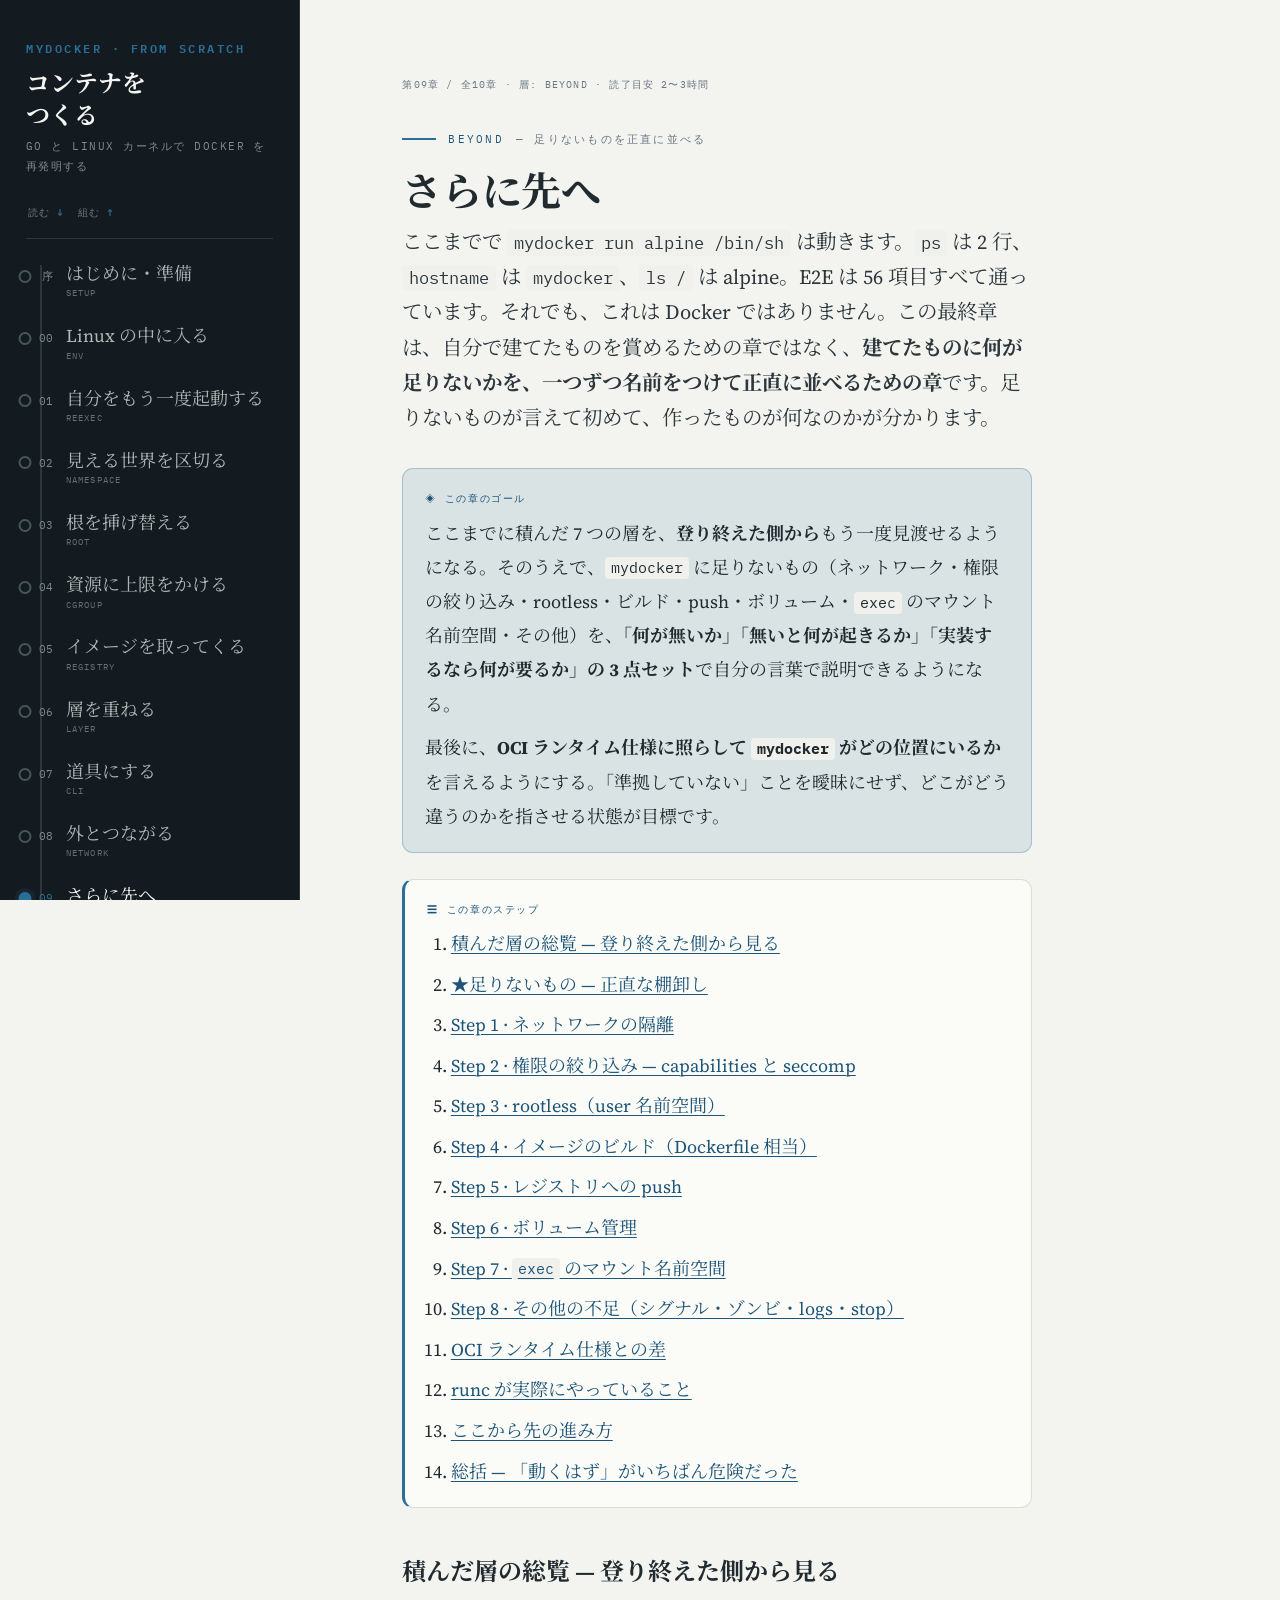
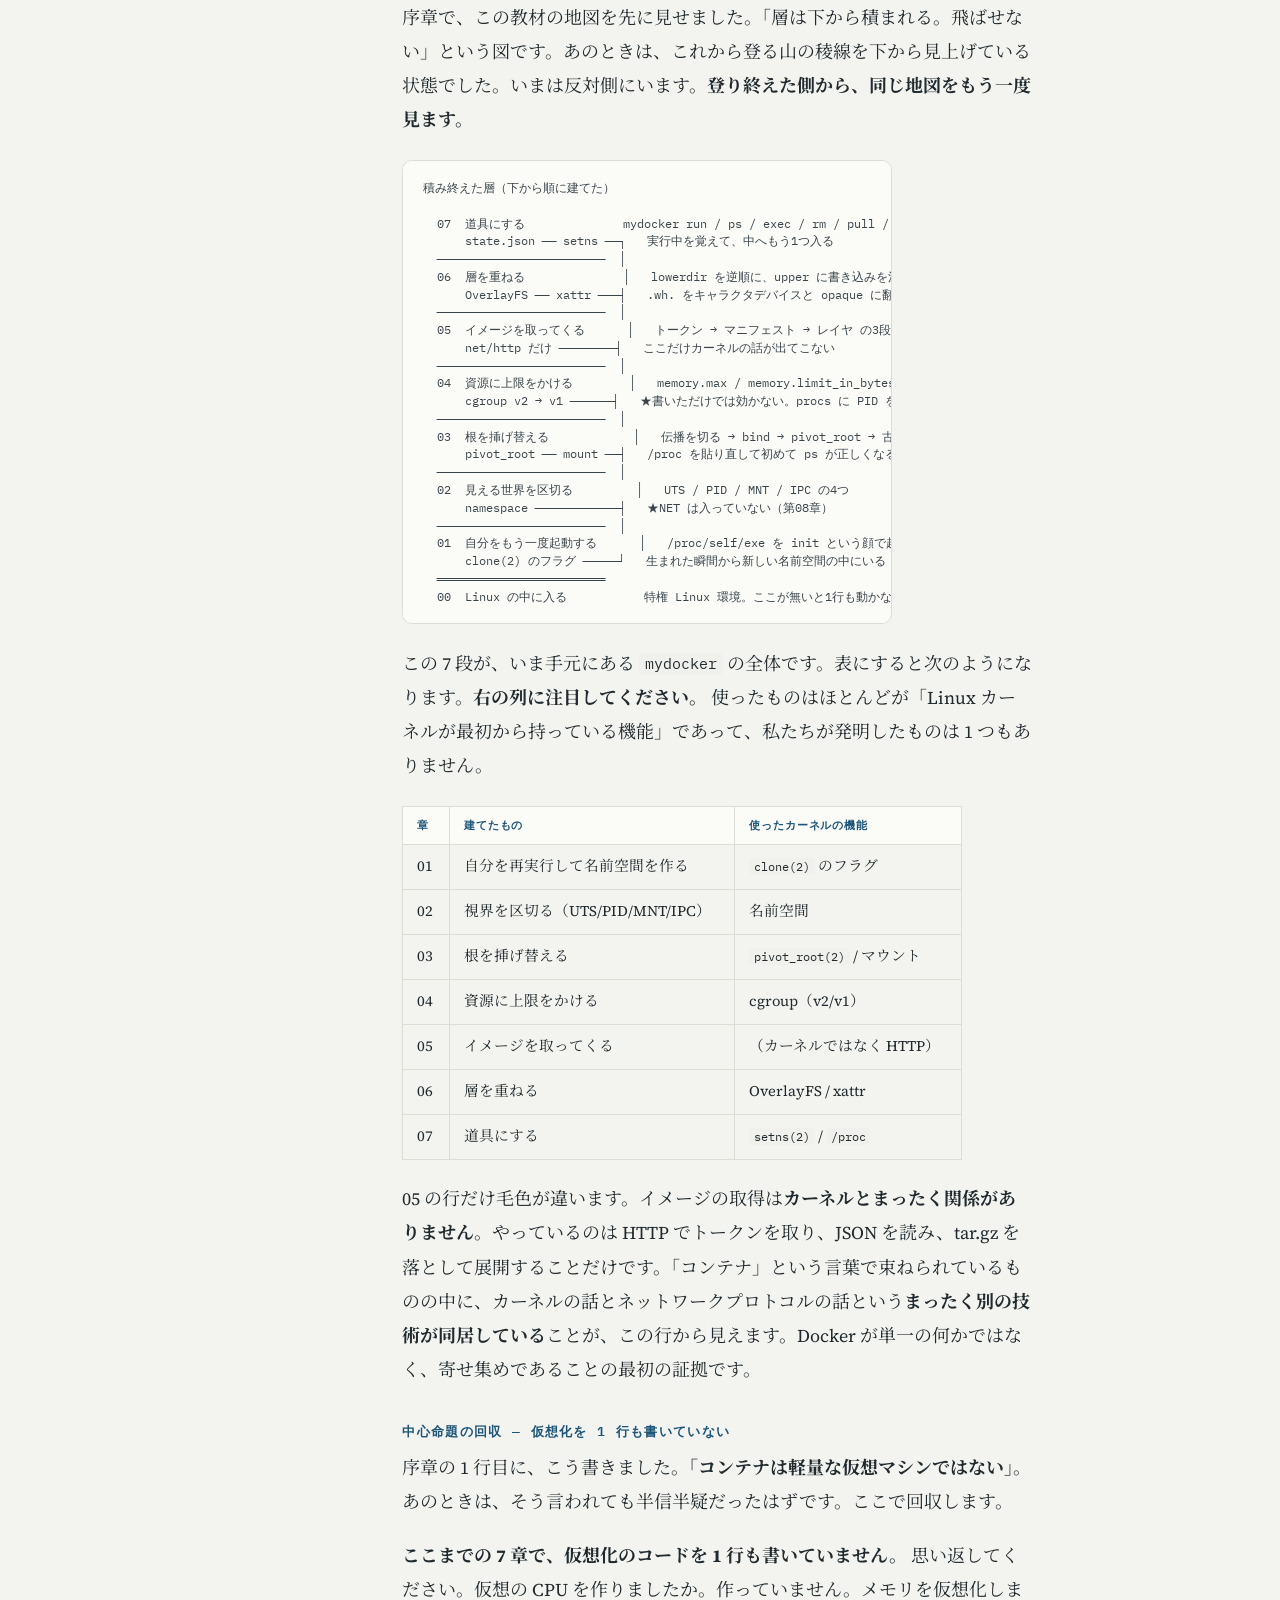
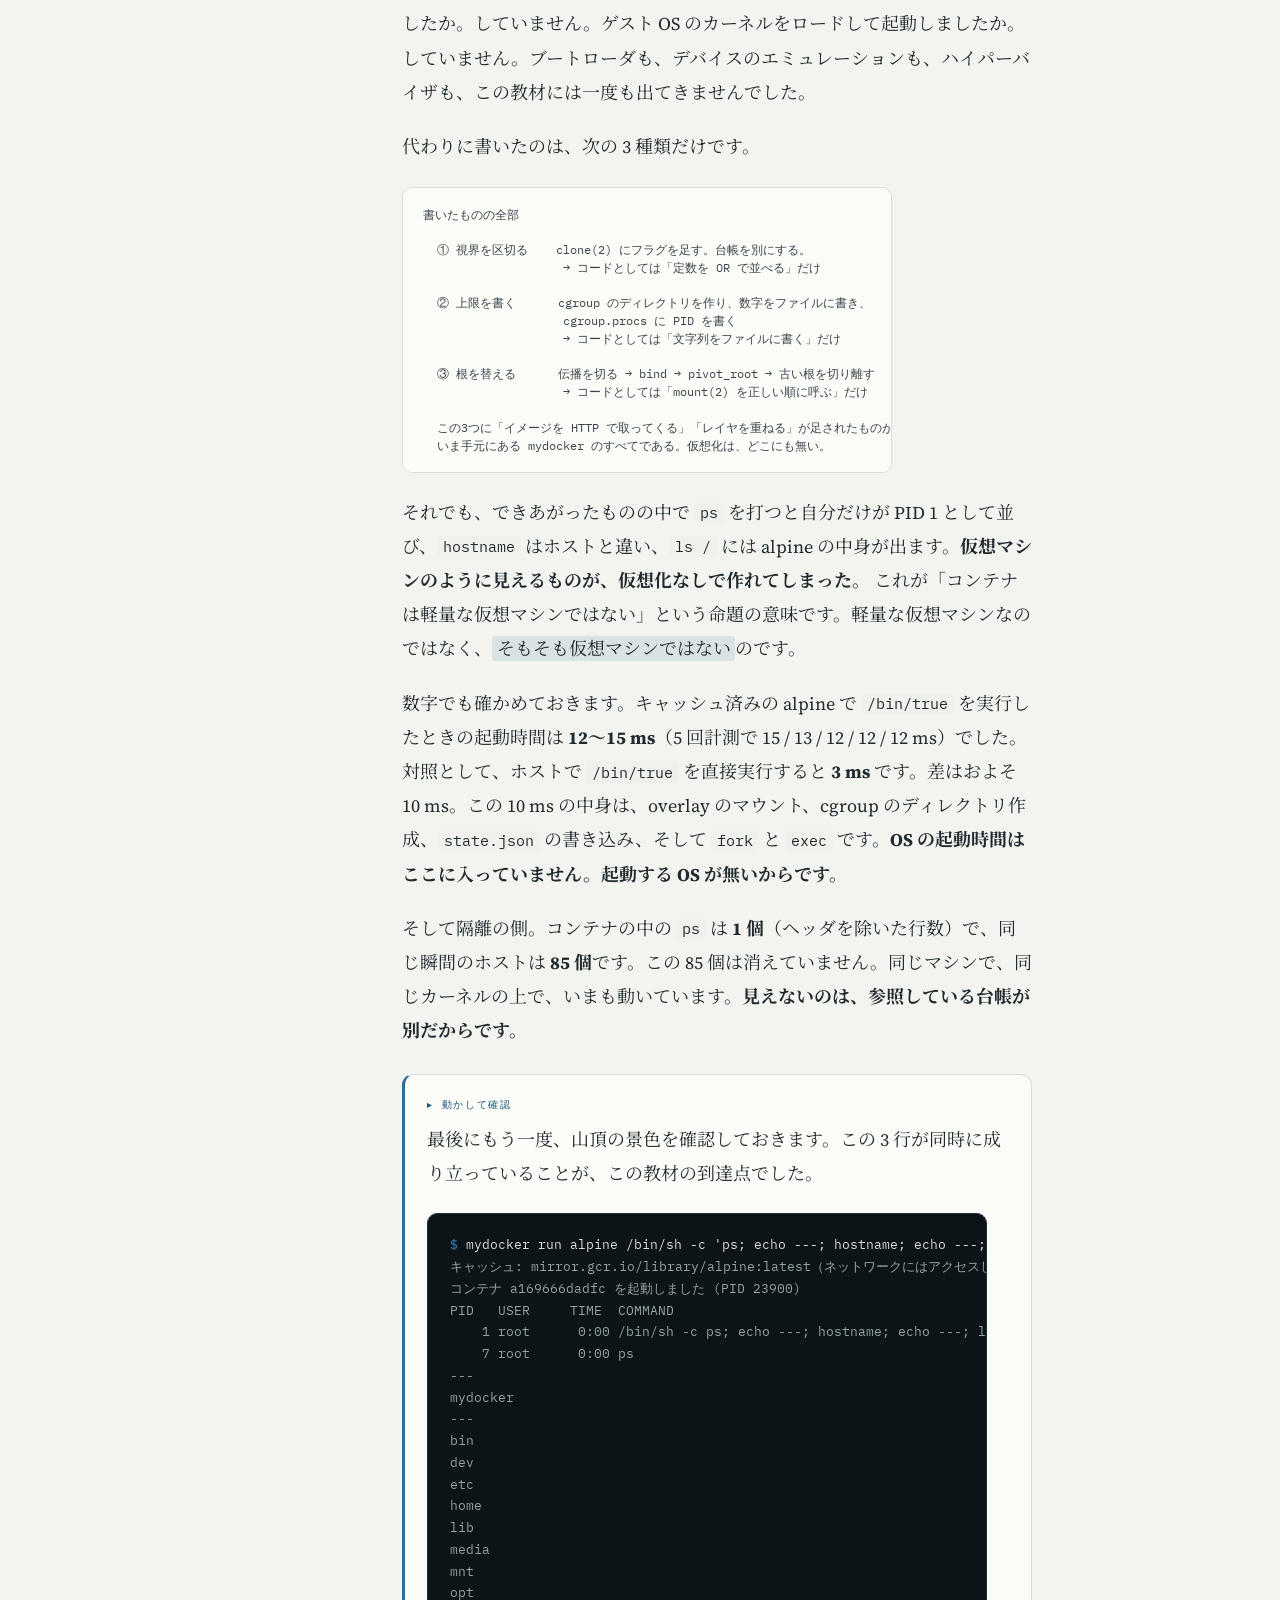
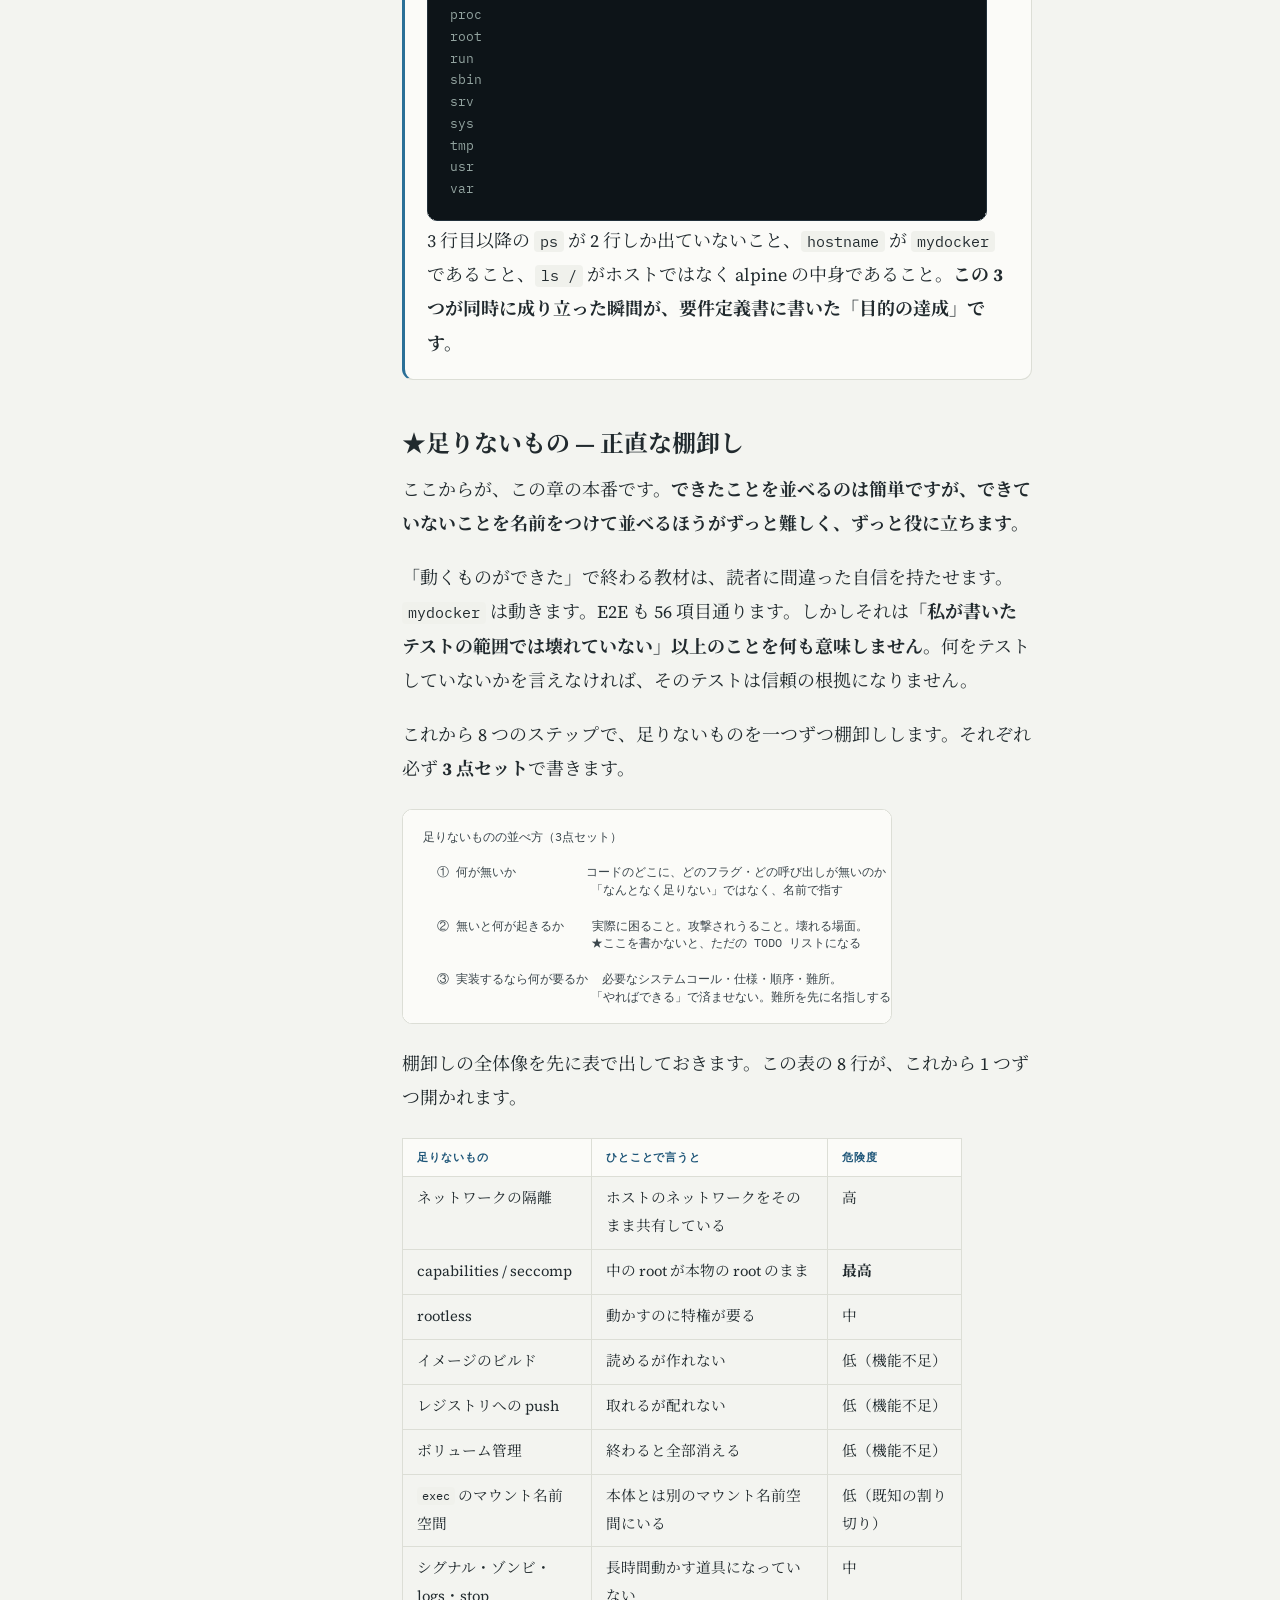
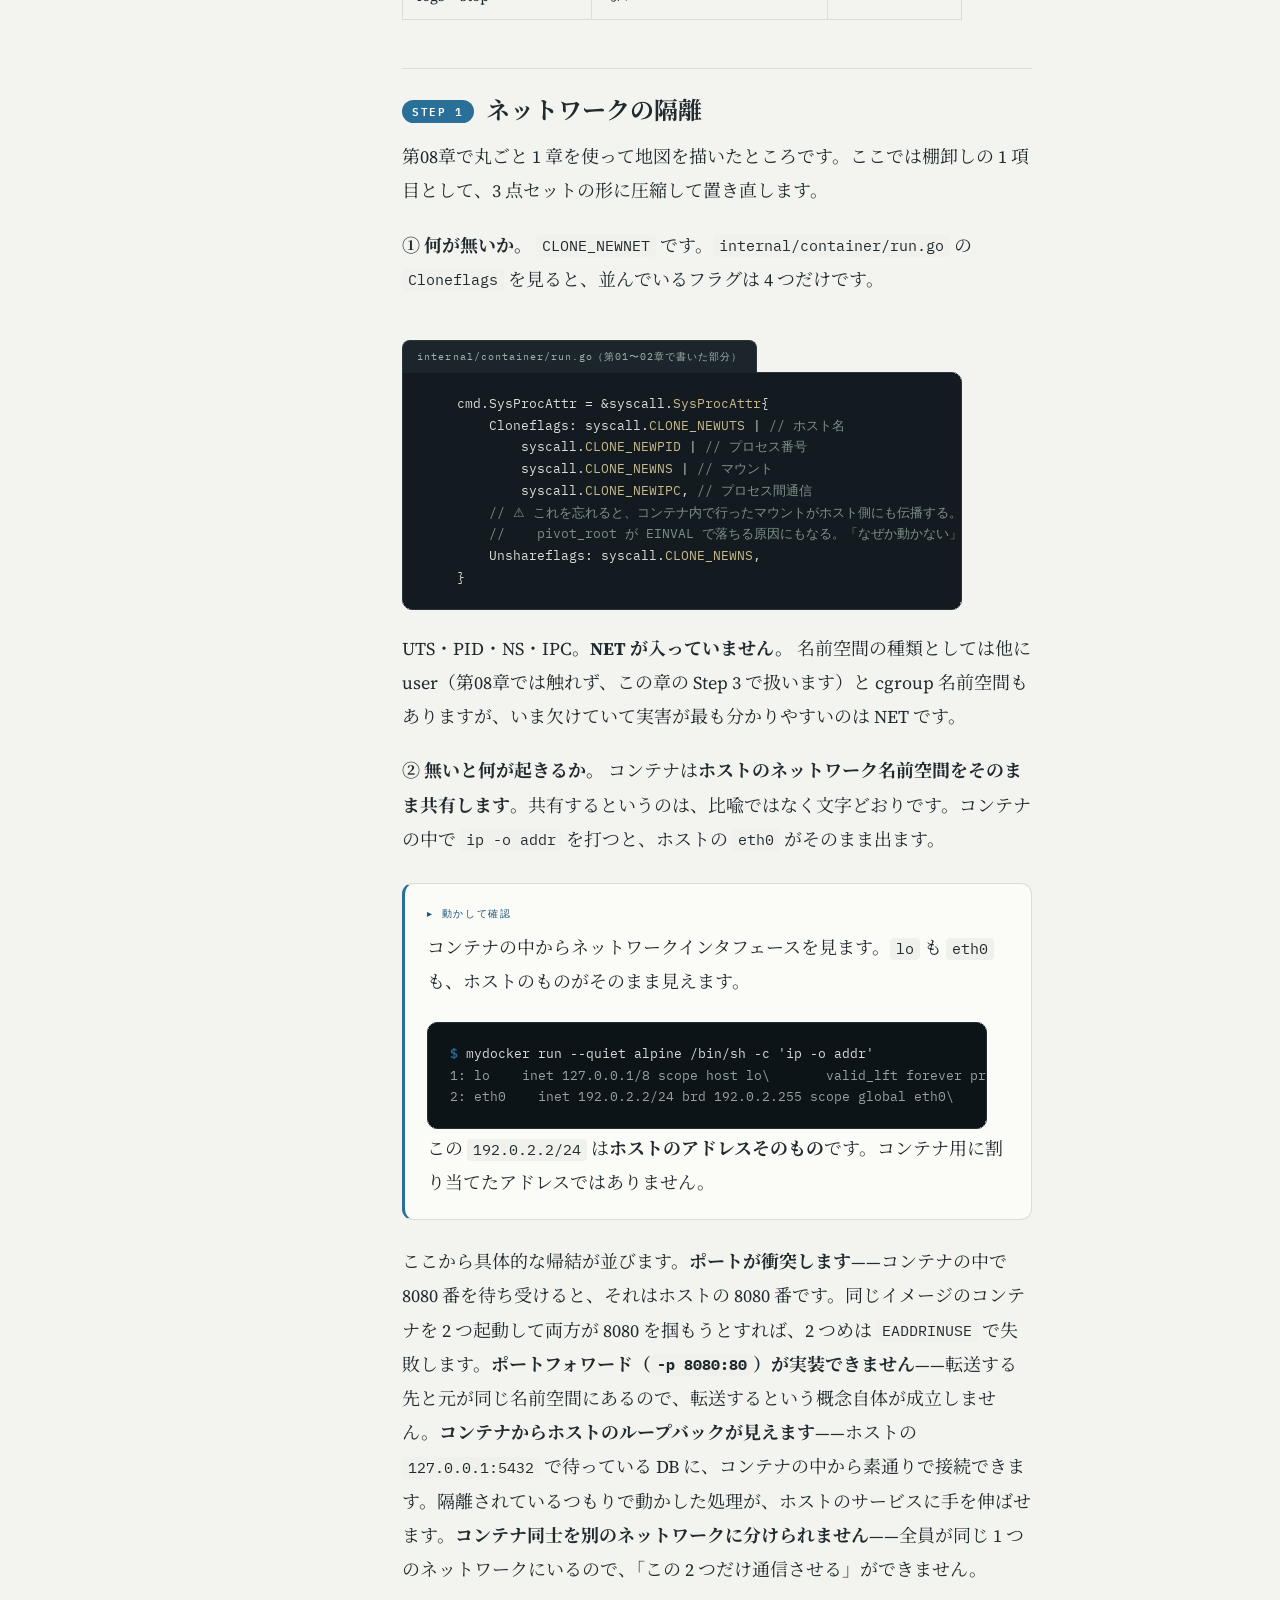
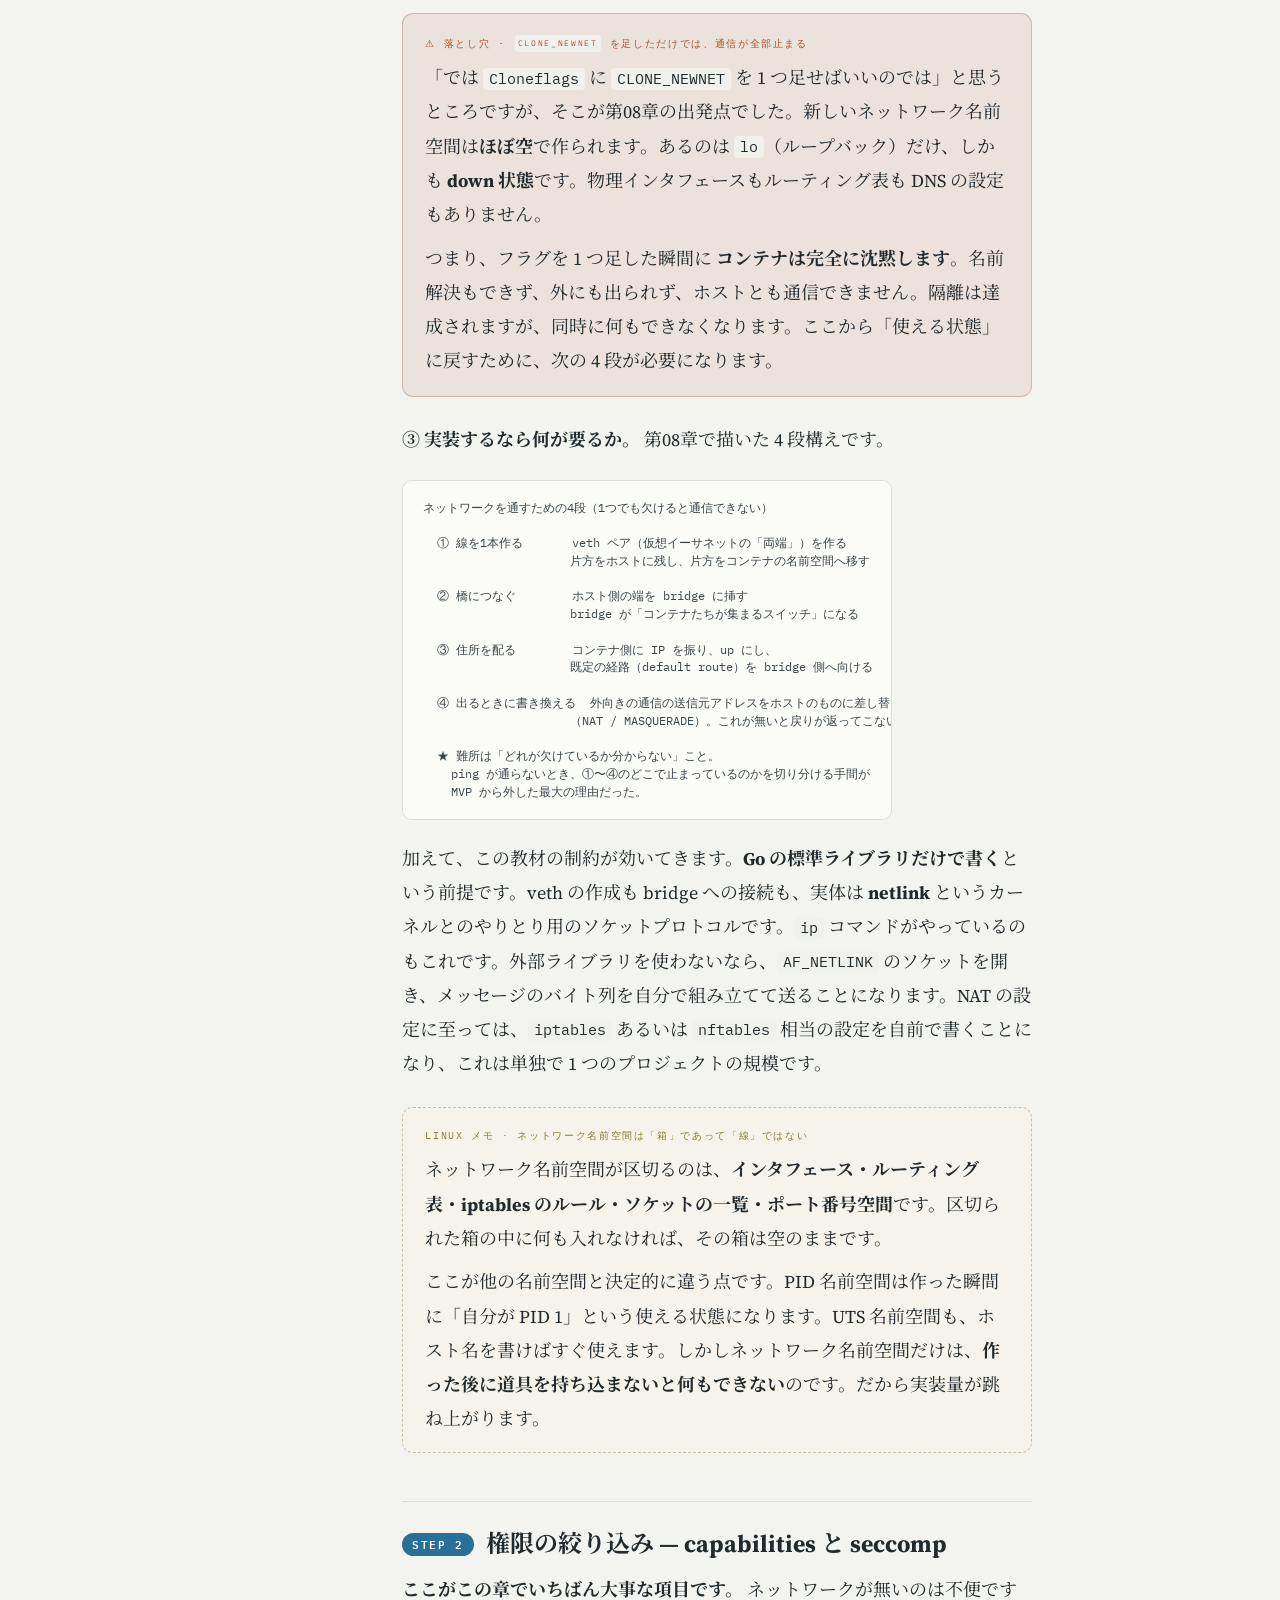
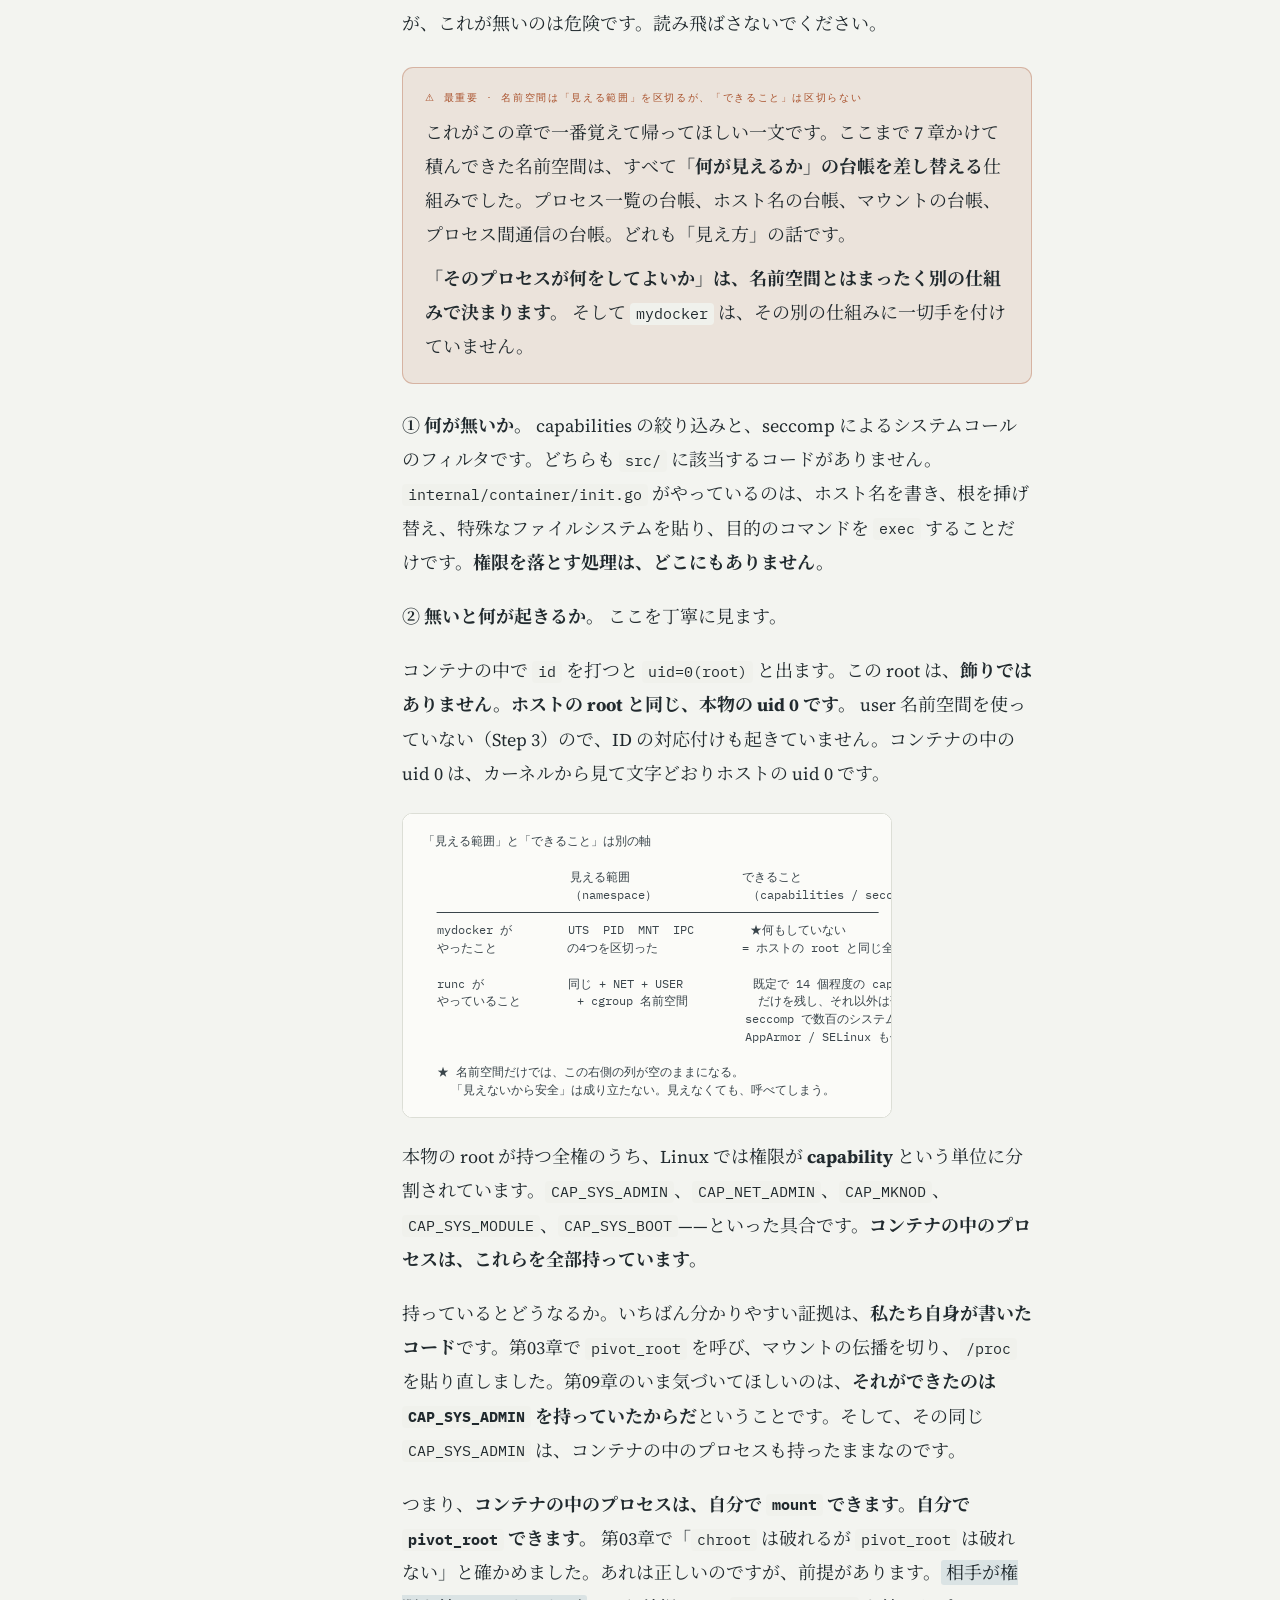
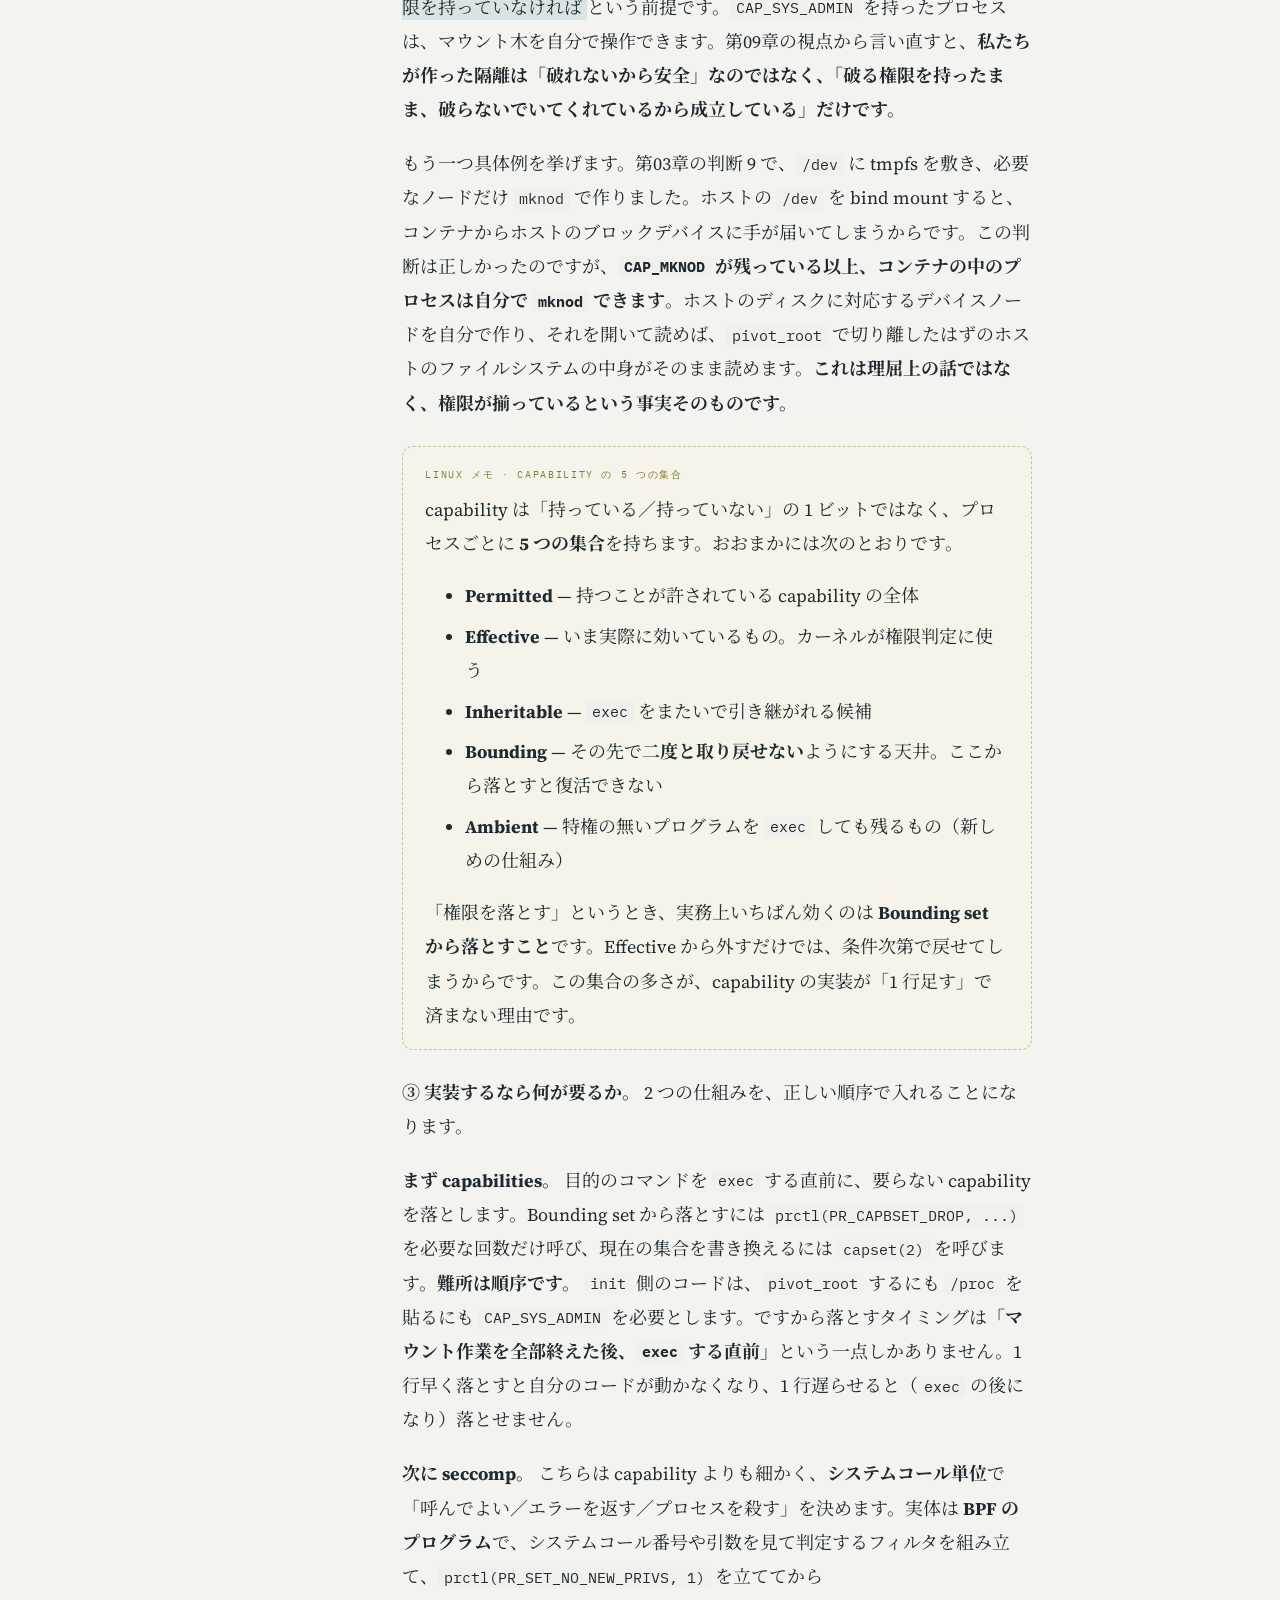
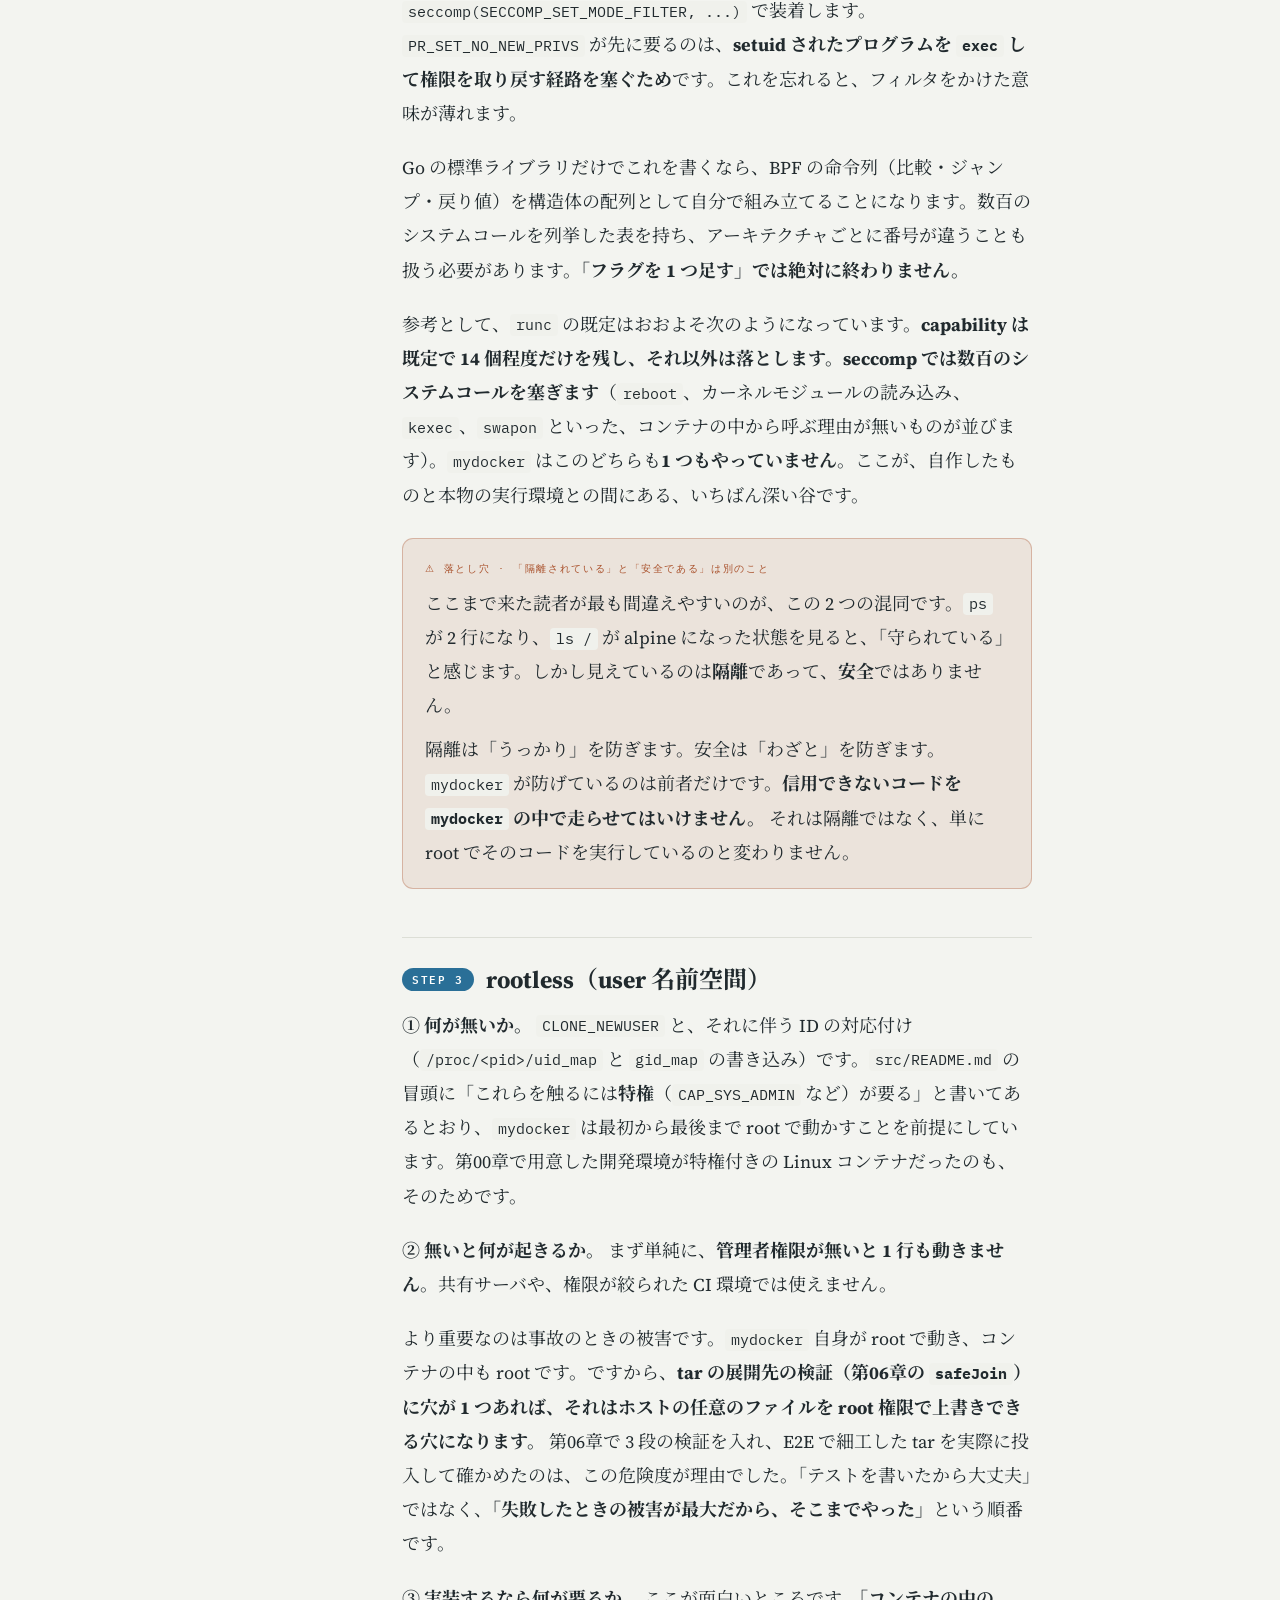
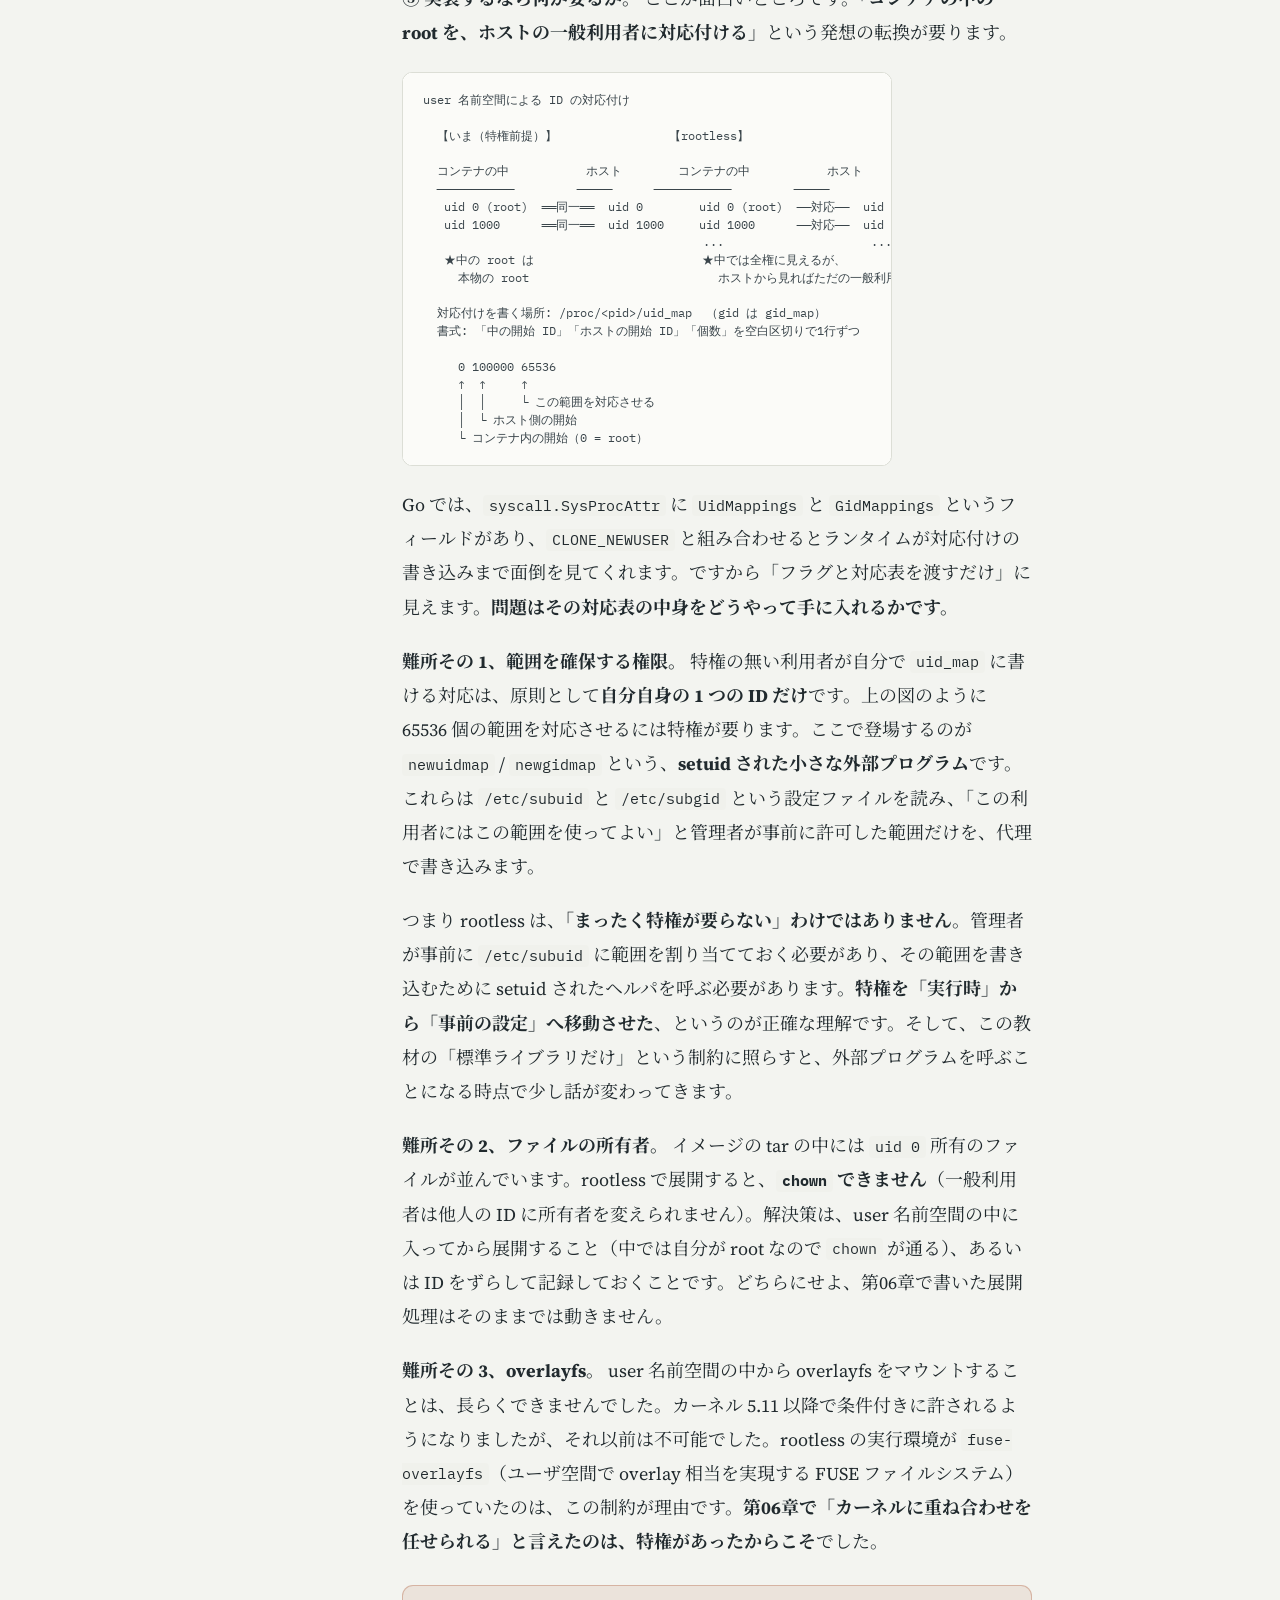
<file: docs/09-beyond.html>
<!DOCTYPE html>
<html lang="ja">
<head>
<meta charset="utf-8">
<meta name="viewport" content="width=device-width, initial-scale=1">
<title>第09章 さらに先へ — コンテナをつくる</title>
<link rel="preconnect" href="https://fonts.googleapis.com">
<link rel="preconnect" href="https://fonts.gstatic.com" crossorigin>
<link href="https://fonts.googleapis.com/css2?family=IBM+Plex+Mono:wght@400;500;600&family=Source+Serif+4:opsz,wght@8..60,400;8..60,600;8..60,700&family=Noto+Serif+JP:wght@400;600;700&display=swap" rel="stylesheet">
<link rel="stylesheet" href="style.css">
</head>
<body>
<div class="shell">
  <aside class="spine">
    <a class="wordmark" href="index.html">MYDOCKER · from scratch</a>
    <div class="book-title">コンテナを<br>つくる</div>
    <div class="book-sub">Go と Linux カーネルで Docker を再発明する</div>

    <div class="legend"><span>読む <b>↓</b></span><span>組む <b>↑</b></span></div>

    <nav aria-label="目次">
      <ul class="toc">
        <li><a class="nav-item" href="index.html"><span class="nav-num">序</span><span class="nav-label">はじめに・準備<span class="nav-tag">Setup</span></span></a></li>
        <li><a class="nav-item" href="00-env.html"><span class="nav-num">00</span><span class="nav-label">Linux の中に入る<span class="nav-tag">Env</span></span></a></li>
        <li><a class="nav-item" href="01-reexec.html"><span class="nav-num">01</span><span class="nav-label">自分をもう一度起動する<span class="nav-tag">Reexec</span></span></a></li>
        <li><a class="nav-item" href="02-namespace.html"><span class="nav-num">02</span><span class="nav-label">見える世界を区切る<span class="nav-tag">Namespace</span></span></a></li>
        <li><a class="nav-item" href="03-pivotroot.html"><span class="nav-num">03</span><span class="nav-label">根を挿げ替える<span class="nav-tag">Root</span></span></a></li>
        <li><a class="nav-item" href="04-cgroup.html"><span class="nav-num">04</span><span class="nav-label">資源に上限をかける<span class="nav-tag">Cgroup</span></span></a></li>
        <li><a class="nav-item" href="05-registry.html"><span class="nav-num">05</span><span class="nav-label">イメージを取ってくる<span class="nav-tag">Registry</span></span></a></li>
        <li><a class="nav-item" href="06-overlay.html"><span class="nav-num">06</span><span class="nav-label">層を重ねる<span class="nav-tag">Layer</span></span></a></li>
        <li><a class="nav-item" href="07-cli.html"><span class="nav-num">07</span><span class="nav-label">道具にする<span class="nav-tag">CLI</span></span></a></li>
        <li><a class="nav-item" href="08-network.html"><span class="nav-num">08</span><span class="nav-label">外とつながる<span class="nav-tag">Network</span></span></a></li>
        <li><a class="nav-item current" aria-current="page" href="09-beyond.html"><span class="nav-num">09</span><span class="nav-label">さらに先へ<span class="nav-tag">Beyond</span></span></a></li>
      </ul>
    </nav>

    <div class="spine-foot">
      各章は一つの層。<br>隔離する → 根を替える → 締める<br>→ 取ってくる → 重ねる、の順に積む。
    </div>
  </aside>

  <main class="reading">
    <div class="progress-tag">第09章 / 全10章 · 層: BEYOND · 読了目安 2〜3時間</div>
    <div class="eyebrow"><span>Beyond</span><span class="depth">— 足りないものを正直に並べる</span></div>
    <h1>さらに先へ</h1>
    <p class="lede">ここまでで <code>mydocker run alpine /bin/sh</code> は動きます。<code>ps</code> は 2 行、<code>hostname</code> は <code>mydocker</code>、<code>ls /</code> は alpine。E2E は 56 項目すべて通っています。それでも、これは Docker ではありません。この最終章は、自分で建てたものを賞めるための章ではなく、<strong>建てたものに何が足りないかを、一つずつ名前をつけて正直に並べるための章</strong>です。足りないものが言えて初めて、作ったものが何なのかが分かります。</p>

    <div class="box goal"><div class="box-k">◈ この章のゴール</div>
      <p>ここまでに積んだ 7 つの層を、<strong>登り終えた側から</strong>もう一度見渡せるようになる。そのうえで、<code>mydocker</code> に足りないもの（ネットワーク・権限の絞り込み・rootless・ビルド・push・ボリューム・<code>exec</code> のマウント名前空間・その他）を、<strong>「何が無いか」「無いと何が起きるか」「実装するなら何が要るか」の 3 点セット</strong>で自分の言葉で説明できるようになる。</p>
      <p>最後に、<strong>OCI ランタイム仕様に照らして <code>mydocker</code> がどの位置にいるか</strong>を言えるようにする。「準拠していない」ことを曖昧にせず、どこがどう違うのかを指させる状態が目標です。</p>
    </div>

    <div class="box map"><div class="box-k">☰ この章のステップ</div>
      <ol>
        <li><a href="#stack">積んだ層の総覧 — 登り終えた側から見る</a></li>
        <li><a href="#missing">★足りないもの — 正直な棚卸し</a></li>
        <li><a href="#step-1">Step 1 · ネットワークの隔離</a></li>
        <li><a href="#step-2">Step 2 · 権限の絞り込み — capabilities と seccomp</a></li>
        <li><a href="#step-3">Step 3 · rootless（user 名前空間）</a></li>
        <li><a href="#step-4">Step 4 · イメージのビルド（Dockerfile 相当）</a></li>
        <li><a href="#step-5">Step 5 · レジストリへの push</a></li>
        <li><a href="#step-6">Step 6 · ボリューム管理</a></li>
        <li><a href="#step-7">Step 7 · <code>exec</code> のマウント名前空間</a></li>
        <li><a href="#step-8">Step 8 · その他の不足（シグナル・ゾンビ・logs・stop）</a></li>
        <li><a href="#oci">OCI ランタイム仕様との差</a></li>
        <li><a href="#runc">runc が実際にやっていること</a></li>
        <li><a href="#next">ここから先の進み方</a></li>
        <li><a href="#review">総括 — 「動くはず」がいちばん危険だった</a></li>
      </ol>
    </div>

    <h2 id="stack">積んだ層の総覧 — 登り終えた側から見る</h2>

    <p>序章で、この教材の地図を先に見せました。「層は下から積まれる。飛ばせない」という図です。あのときは、これから登る山の稜線を下から見上げている状態でした。いまは反対側にいます。<strong>登り終えた側から、同じ地図をもう一度見ます。</strong></p>

    <div class="ascii">積み終えた層（下から順に建てた）

  07  道具にする              mydocker run / ps / exec / rm / pull / info
      state.json ── setns ──┐   実行中を覚えて、中へもう1つ入る
  ────────────────────────  │
  06  層を重ねる              │   lowerdir を逆順に、upper に書き込みを溜める
      OverlayFS ── xattr ───┤   .wh. をキャラクタデバイスと opaque に翻訳
  ────────────────────────  │
  05  イメージを取ってくる      │   トークン → マニフェスト → レイヤ の3段
      net/http だけ ────────┤   ここだけカーネルの話が出てこない
  ────────────────────────  │
  04  資源に上限をかける        │   memory.max / memory.limit_in_bytes に書く
      cgroup v2 → v1 ──────┤   ★書いただけでは効かない。procs に PID を書く
  ────────────────────────  │
  03  根を挿げ替える            │   伝播を切る → bind → pivot_root → 古い根を捨てる
      pivot_root ── mount ──┤   /proc を貼り直して初めて ps が正しくなる
  ────────────────────────  │
  02  見える世界を区切る         │   UTS / PID / MNT / IPC の4つ
      namespace ────────────┤   ★NET は入っていない（第08章）
  ────────────────────────  │
  01  自分をもう一度起動する      │   /proc/self/exe を init という顔で起動
      clone(2) のフラグ ─────┘   生まれた瞬間から新しい名前空間の中にいる
  ════════════════════════
  00  Linux の中に入る           特権 Linux 環境。ここが無いと1行も動かない</div>

    <p>この 7 段が、いま手元にある <code>mydocker</code> の全体です。表にすると次のようになります。<strong>右の列に注目してください。</strong> 使ったものはほとんどが「Linux カーネルが最初から持っている機能」であって、私たちが発明したものは 1 つもありません。</p>

    <table>
      <thead>
        <tr><th>章</th><th>建てたもの</th><th>使ったカーネルの機能</th></tr>
      </thead>
      <tbody>
        <tr><td>01</td><td>自分を再実行して名前空間を作る</td><td><code>clone(2)</code> のフラグ</td></tr>
        <tr><td>02</td><td>視界を区切る（UTS/PID/MNT/IPC）</td><td>名前空間</td></tr>
        <tr><td>03</td><td>根を挿げ替える</td><td><code>pivot_root(2)</code> / マウント</td></tr>
        <tr><td>04</td><td>資源に上限をかける</td><td>cgroup（v2/v1）</td></tr>
        <tr><td>05</td><td>イメージを取ってくる</td><td>（カーネルではなく HTTP）</td></tr>
        <tr><td>06</td><td>層を重ねる</td><td>OverlayFS / xattr</td></tr>
        <tr><td>07</td><td>道具にする</td><td><code>setns(2)</code> / <code>/proc</code></td></tr>
      </tbody>
    </table>

    <p>05 の行だけ毛色が違います。イメージの取得は<strong>カーネルとまったく関係がありません</strong>。やっているのは HTTP でトークンを取り、JSON を読み、tar.gz を落として展開することだけです。「コンテナ」という言葉で束ねられているものの中に、カーネルの話とネットワークプロトコルの話という<strong>まったく別の技術が同居している</strong>ことが、この行から見えます。Docker が単一の何かではなく、寄せ集めであることの最初の証拠です。</p>

    <h3>中心命題の回収 — 仮想化を 1 行も書いていない</h3>

    <p>序章の 1 行目に、こう書きました。<strong>「コンテナは軽量な仮想マシンではない」</strong>。あのときは、そう言われても半信半疑だったはずです。ここで回収します。</p>

    <p><strong>ここまでの 7 章で、仮想化のコードを 1 行も書いていません。</strong> 思い返してください。仮想の CPU を作りましたか。作っていません。メモリを仮想化しましたか。していません。ゲスト OS のカーネルをロードして起動しましたか。していません。ブートローダも、デバイスのエミュレーションも、ハイパーバイザも、この教材には一度も出てきませんでした。</p>

    <p>代わりに書いたのは、次の 3 種類だけです。</p>

    <div class="ascii">書いたものの全部

  ① 視界を区切る    clone(2) にフラグを足す。台帳を別にする。
                    → コードとしては「定数を OR で並べる」だけ

  ② 上限を書く      cgroup のディレクトリを作り、数字をファイルに書き、
                    cgroup.procs に PID を書く
                    → コードとしては「文字列をファイルに書く」だけ

  ③ 根を替える      伝播を切る → bind → pivot_root → 古い根を切り離す
                    → コードとしては「mount(2) を正しい順に呼ぶ」だけ

  この3つに「イメージを HTTP で取ってくる」「レイヤを重ねる」が足されたものが、
  いま手元にある mydocker のすべてである。仮想化は、どこにも無い。</div>

    <p>それでも、できあがったものの中で <code>ps</code> を打つと自分だけが PID 1 として並び、<code>hostname</code> はホストと違い、<code>ls /</code> には alpine の中身が出ます。<strong>仮想マシンのように見えるものが、仮想化なしで作れてしまった。</strong> これが「コンテナは軽量な仮想マシンではない」という命題の意味です。軽量な仮想マシンなのではなく、<em>そもそも仮想マシンではない</em>のです。</p>

    <p>数字でも確かめておきます。キャッシュ済みの alpine で <code>/bin/true</code> を実行したときの起動時間は <strong>12〜15 ms</strong>（5 回計測で 15 / 13 / 12 / 12 / 12 ms）でした。対照として、ホストで <code>/bin/true</code> を直接実行すると <strong>3 ms</strong> です。差はおよそ 10 ms。この 10 ms の中身は、overlay のマウント、cgroup のディレクトリ作成、<code>state.json</code> の書き込み、そして <code>fork</code> と <code>exec</code> です。<strong>OS の起動時間はここに入っていません。起動する OS が無いからです。</strong></p>

    <p>そして隔離の側。コンテナの中の <code>ps</code> は <strong>1 個</strong>（ヘッダを除いた行数）で、同じ瞬間のホストは <strong>85 個</strong>です。この 85 個は消えていません。同じマシンで、同じカーネルの上で、いまも動いています。<strong>見えないのは、参照している台帳が別だからです。</strong></p>

    <div class="box do"><div class="box-k">▸ 動かして確認</div>
      <p>最後にもう一度、山頂の景色を確認しておきます。この 3 行が同時に成り立っていることが、この教材の到達点でした。</p>
      <pre class="term"><code><span class="ps">$</span> mydocker run alpine /bin/sh -c 'ps; echo ---; hostname; echo ---; ls /'
<span class="out">キャッシュ: mirror.gcr.io/library/alpine:latest（ネットワークにはアクセスしません）
コンテナ a169666dadfc を起動しました (PID 23900)
PID   USER     TIME  COMMAND
    1 root      0:00 /bin/sh -c ps; echo ---; hostname; echo ---; ls /
    7 root      0:00 ps
---
mydocker
---
bin
dev
etc
home
lib
media
mnt
opt
proc
root
run
sbin
srv
sys
tmp
usr
var</span></code></pre>
      <p>3 行目以降の <code>ps</code> が 2 行しか出ていないこと、<code>hostname</code> が <code>mydocker</code> であること、<code>ls /</code> がホストではなく alpine の中身であること。<strong>この 3 つが同時に成り立った瞬間が、要件定義書に書いた「目的の達成」です。</strong></p>
    </div>

    <h2 id="missing">★足りないもの — 正直な棚卸し</h2>

    <p>ここからが、この章の本番です。<strong>できたことを並べるのは簡単ですが、できていないことを名前をつけて並べるほうがずっと難しく、ずっと役に立ちます。</strong></p>

    <p>「動くものができた」で終わる教材は、読者に間違った自信を持たせます。<code>mydocker</code> は動きます。E2E も 56 項目通ります。しかしそれは<strong>「私が書いたテストの範囲では壊れていない」以上のことを何も意味しません</strong>。何をテストしていないかを言えなければ、そのテストは信頼の根拠になりません。</p>

    <p>これから 8 つのステップで、足りないものを一つずつ棚卸しします。それぞれ必ず <strong>3 点セット</strong>で書きます。</p>

    <div class="ascii">足りないものの並べ方（3点セット）

  ① 何が無いか          コードのどこに、どのフラグ・どの呼び出しが無いのか
                        「なんとなく足りない」ではなく、名前で指す

  ② 無いと何が起きるか    実際に困ること。攻撃されうること。壊れる場面。
                        ★ここを書かないと、ただの TODO リストになる

  ③ 実装するなら何が要るか  必要なシステムコール・仕様・順序・難所。
                        「やればできる」で済ませない。難所を先に名指しする</div>

    <p>棚卸しの全体像を先に表で出しておきます。この表の 8 行が、これから 1 つずつ開かれます。</p>

    <table>
      <thead>
        <tr><th>足りないもの</th><th>ひとことで言うと</th><th>危険度</th></tr>
      </thead>
      <tbody>
        <tr><td>ネットワークの隔離</td><td>ホストのネットワークをそのまま共有している</td><td>高</td></tr>
        <tr><td>capabilities / seccomp</td><td>中の root が本物の root のまま</td><td><strong>最高</strong></td></tr>
        <tr><td>rootless</td><td>動かすのに特権が要る</td><td>中</td></tr>
        <tr><td>イメージのビルド</td><td>読めるが作れない</td><td>低（機能不足）</td></tr>
        <tr><td>レジストリへの push</td><td>取れるが配れない</td><td>低（機能不足）</td></tr>
        <tr><td>ボリューム管理</td><td>終わると全部消える</td><td>低（機能不足）</td></tr>
        <tr><td><code>exec</code> のマウント名前空間</td><td>本体とは別のマウント名前空間にいる</td><td>低（既知の割り切り）</td></tr>
        <tr><td>シグナル・ゾンビ・logs・stop</td><td>長時間動かす道具になっていない</td><td>中</td></tr>
      </tbody>
    </table>

    <h2 class="step" id="step-1"><span class="step-no">Step 1</span>ネットワークの隔離</h2>

    <p>第08章で丸ごと 1 章を使って地図を描いたところです。ここでは棚卸しの 1 項目として、3 点セットの形に圧縮して置き直します。</p>

    <p><strong>① 何が無いか。</strong> <code>CLONE_NEWNET</code> です。<code>internal/container/run.go</code> の <code>Cloneflags</code> を見ると、並んでいるフラグは 4 つだけです。</p>

    <div class="file-tag">internal/container/run.go（第01〜02章で書いた部分）</div>
<pre><code>	cmd.SysProcAttr = &amp;syscall.<span class="ty">SysProcAttr</span>{
		Cloneflags: syscall.<span class="ty">CLONE_NEWUTS</span> | <span class="cm">// ホスト名</span>
			syscall.<span class="ty">CLONE_NEWPID</span> | <span class="cm">// プロセス番号</span>
			syscall.<span class="ty">CLONE_NEWNS</span> | <span class="cm">// マウント</span>
			syscall.<span class="ty">CLONE_NEWIPC</span>, <span class="cm">// プロセス間通信</span>
		<span class="cm">// ⚠ これを忘れると、コンテナ内で行ったマウントがホスト側にも伝播する。</span>
		<span class="cm">//    pivot_root が EINVAL で落ちる原因にもなる。「なぜか動かない」の筆頭。</span>
		Unshareflags: syscall.<span class="ty">CLONE_NEWNS</span>,
	}</code></pre>

    <p>UTS・PID・NS・IPC。<strong>NET が入っていません。</strong> 名前空間の種類としては他に user（第08章では触れず、この章の Step 3 で扱います）と cgroup 名前空間もありますが、いま欠けていて実害が最も分かりやすいのは NET です。</p>

    <p><strong>② 無いと何が起きるか。</strong> コンテナは<strong>ホストのネットワーク名前空間をそのまま共有します</strong>。共有するというのは、比喩ではなく文字どおりです。コンテナの中で <code>ip -o addr</code> を打つと、ホストの <code>eth0</code> がそのまま出ます。</p>

    <div class="box do"><div class="box-k">▸ 動かして確認</div>
      <p>コンテナの中からネットワークインタフェースを見ます。<code>lo</code> も <code>eth0</code> も、ホストのものがそのまま見えます。</p>
      <pre class="term"><code><span class="ps">$</span> mydocker run --quiet alpine /bin/sh -c 'ip -o addr'
<span class="out">1: lo    inet 127.0.0.1/8 scope host lo\       valid_lft forever preferred_lft forever
2: eth0    inet 192.0.2.2/24 brd 192.0.2.255 scope global eth0\       valid_lft forever preferred_lft forever</span></code></pre>
      <p>この <code>192.0.2.2/24</code> は<strong>ホストのアドレスそのもの</strong>です。コンテナ用に割り当てたアドレスではありません。</p>
    </div>

    <p>ここから具体的な帰結が並びます。<strong>ポートが衝突します</strong>——コンテナの中で 8080 番を待ち受けると、それはホストの 8080 番です。同じイメージのコンテナを 2 つ起動して両方が 8080 を掴もうとすれば、2 つめは <code>EADDRINUSE</code> で失敗します。<strong>ポートフォワード（<code>-p 8080:80</code>）が実装できません</strong>——転送する先と元が同じ名前空間にあるので、転送するという概念自体が成立しません。<strong>コンテナからホストのループバックが見えます</strong>——ホストの <code>127.0.0.1:5432</code> で待っている DB に、コンテナの中から素通りで接続できます。隔離されているつもりで動かした処理が、ホストのサービスに手を伸ばせます。<strong>コンテナ同士を別のネットワークに分けられません</strong>——全員が同じ 1 つのネットワークにいるので、「この 2 つだけ通信させる」ができません。</p>

    <div class="box hazard"><div class="box-k">⚠ 落とし穴 · <code>CLONE_NEWNET</code> を足しただけでは、通信が全部止まる</div>
      <p>「では <code>Cloneflags</code> に <code>CLONE_NEWNET</code> を 1 つ足せばいいのでは」と思うところですが、そこが第08章の出発点でした。新しいネットワーク名前空間は<strong>ほぼ空</strong>で作られます。あるのは <code>lo</code>（ループバック）だけ、しかも <strong>down 状態</strong>です。物理インタフェースもルーティング表も DNS の設定もありません。</p>
      <p>つまり、フラグを 1 つ足した瞬間に <strong>コンテナは完全に沈黙します</strong>。名前解決もできず、外にも出られず、ホストとも通信できません。隔離は達成されますが、同時に何もできなくなります。ここから「使える状態」に戻すために、次の 4 段が必要になります。</p>
    </div>

    <p><strong>③ 実装するなら何が要るか。</strong> 第08章で描いた 4 段構えです。</p>

    <div class="ascii">ネットワークを通すための4段（1つでも欠けると通信できない）

  ① 線を1本作る       veth ペア（仮想イーサネットの「両端」）を作る
                     片方をホストに残し、片方をコンテナの名前空間へ移す

  ② 橋につなぐ        ホスト側の端を bridge に挿す
                     bridge が「コンテナたちが集まるスイッチ」になる

  ③ 住所を配る        コンテナ側に IP を振り、up にし、
                     既定の経路（default route）を bridge 側へ向ける

  ④ 出るときに書き換える  外向きの通信の送信元アドレスをホストのものに差し替える
                     （NAT / MASQUERADE）。これが無いと戻りが返ってこない

  ★ 難所は「どれが欠けているか分からない」こと。
    ping が通らないとき、①〜④のどこで止まっているのかを切り分ける手間が
    MVP から外した最大の理由だった。</div>

    <p>加えて、この教材の制約が効いてきます。<strong>Go の標準ライブラリだけで書く</strong>という前提です。veth の作成も bridge への接続も、実体は <strong>netlink</strong> というカーネルとのやりとり用のソケットプロトコルです。<code>ip</code> コマンドがやっているのもこれです。外部ライブラリを使わないなら、<code>AF_NETLINK</code> のソケットを開き、メッセージのバイト列を自分で組み立てて送ることになります。NAT の設定に至っては、<code>iptables</code> あるいは <code>nftables</code> 相当の設定を自前で書くことになり、これは単独で 1 つのプロジェクトの規模です。</p>

    <div class="gonote"><div class="box-k">LINUX メモ · ネットワーク名前空間は「箱」であって「線」ではない</div>
      <p>ネットワーク名前空間が区切るのは、<strong>インタフェース・ルーティング表・iptables のルール・ソケットの一覧・ポート番号空間</strong>です。区切られた箱の中に何も入れなければ、その箱は空のままです。</p>
      <p>ここが他の名前空間と決定的に違う点です。PID 名前空間は作った瞬間に「自分が PID 1」という使える状態になります。UTS 名前空間も、ホスト名を書けばすぐ使えます。しかしネットワーク名前空間だけは、<strong>作った後に道具を持ち込まないと何もできない</strong>のです。だから実装量が跳ね上がります。</p>
    </div>

    <h2 class="step" id="step-2"><span class="step-no">Step 2</span>権限の絞り込み — capabilities と seccomp</h2>

    <p><strong>ここがこの章でいちばん大事な項目です。</strong> ネットワークが無いのは不便ですが、これが無いのは危険です。読み飛ばさないでください。</p>

    <div class="box hazard"><div class="box-k">⚠ 最重要 · 名前空間は「見える範囲」を区切るが、「できること」は区切らない</div>
      <p>これがこの章で一番覚えて帰ってほしい一文です。ここまで 7 章かけて積んできた名前空間は、すべて<strong>「何が見えるか」の台帳を差し替える</strong>仕組みでした。プロセス一覧の台帳、ホスト名の台帳、マウントの台帳、プロセス間通信の台帳。どれも「見え方」の話です。</p>
      <p><strong>「そのプロセスが何をしてよいか」は、名前空間とはまったく別の仕組みで決まります。</strong> そして <code>mydocker</code> は、その別の仕組みに一切手を付けていません。</p>
    </div>

    <p><strong>① 何が無いか。</strong> capabilities の絞り込みと、seccomp によるシステムコールのフィルタです。どちらも <code>src/</code> に該当するコードがありません。<code>internal/container/init.go</code> がやっているのは、ホスト名を書き、根を挿げ替え、特殊なファイルシステムを貼り、目的のコマンドを <code>exec</code> することだけです。<strong>権限を落とす処理は、どこにもありません。</strong></p>

    <p><strong>② 無いと何が起きるか。</strong> ここを丁寧に見ます。</p>

    <p>コンテナの中で <code>id</code> を打つと <code>uid=0(root)</code> と出ます。この root は、<strong>飾りではありません。ホストの root と同じ、本物の uid 0 です。</strong> user 名前空間を使っていない（Step 3）ので、ID の対応付けも起きていません。コンテナの中の uid 0 は、カーネルから見て文字どおりホストの uid 0 です。</p>

    <div class="ascii">「見える範囲」と「できること」は別の軸

                     見える範囲                できること
                     （namespace）             （capabilities / seccomp / LSM）
  ───────────────────────────────────────────────────────────────
  mydocker が        UTS  PID  MNT  IPC        ★何もしていない
  やったこと          の4つを区切った            = ホストの root と同じ全権

  runc が            同じ + NET + USER          既定で 14 個程度の capability
  やっていること        + cgroup 名前空間          だけを残し、それ以外は落とす
                                              seccomp で数百のシステムコールを塞ぐ
                                              AppArmor / SELinux も併用

  ★ 名前空間だけでは、この右側の列が空のままになる。
    「見えないから安全」は成り立たない。見えなくても、呼べてしまう。</div>

    <p>本物の root が持つ全権のうち、Linux では権限が <strong>capability</strong> という単位に分割されています。<code>CAP_SYS_ADMIN</code>、<code>CAP_NET_ADMIN</code>、<code>CAP_MKNOD</code>、<code>CAP_SYS_MODULE</code>、<code>CAP_SYS_BOOT</code>——といった具合です。<strong>コンテナの中のプロセスは、これらを全部持っています。</strong></p>

    <p>持っているとどうなるか。いちばん分かりやすい証拠は、<strong>私たち自身が書いたコード</strong>です。第03章で <code>pivot_root</code> を呼び、マウントの伝播を切り、<code>/proc</code> を貼り直しました。第09章のいま気づいてほしいのは、<strong>それができたのは <code>CAP_SYS_ADMIN</code> を持っていたからだ</strong>ということです。そして、その同じ <code>CAP_SYS_ADMIN</code> は、コンテナの中のプロセスも持ったままなのです。</p>

    <p>つまり、<strong>コンテナの中のプロセスは、自分で <code>mount</code> できます。自分で <code>pivot_root</code> できます。</strong> 第03章で「<code>chroot</code> は破れるが <code>pivot_root</code> は破れない」と確かめました。あれは正しいのですが、前提があります。<em>相手が権限を持っていなければ</em>という前提です。<code>CAP_SYS_ADMIN</code> を持ったプロセスは、マウント木を自分で操作できます。第09章の視点から言い直すと、<strong>私たちが作った隔離は「破れないから安全」なのではなく、「破る権限を持ったまま、破らないでいてくれているから成立している」だけです。</strong></p>

    <p>もう一つ具体例を挙げます。第03章の判断 9 で、<code>/dev</code> に tmpfs を敷き、必要なノードだけ <code>mknod</code> で作りました。ホストの <code>/dev</code> を bind mount すると、コンテナからホストのブロックデバイスに手が届いてしまうからです。この判断は正しかったのですが、<strong><code>CAP_MKNOD</code> が残っている以上、コンテナの中のプロセスは自分で <code>mknod</code> できます</strong>。ホストのディスクに対応するデバイスノードを自分で作り、それを開いて読めば、<code>pivot_root</code> で切り離したはずのホストのファイルシステムの中身がそのまま読めます。<strong>これは理屈上の話ではなく、権限が揃っているという事実そのものです。</strong></p>

    <div class="gonote"><div class="box-k">LINUX メモ · capability の 5 つの集合</div>
      <p>capability は「持っている／持っていない」の 1 ビットではなく、プロセスごとに <strong>5 つの集合</strong>を持ちます。おおまかには次のとおりです。</p>
      <ul>
        <li><strong>Permitted</strong> — 持つことが許されている capability の全体</li>
        <li><strong>Effective</strong> — いま実際に効いているもの。カーネルが権限判定に使う</li>
        <li><strong>Inheritable</strong> — <code>exec</code> をまたいで引き継がれる候補</li>
        <li><strong>Bounding</strong> — その先で<strong>二度と取り戻せない</strong>ようにする天井。ここから落とすと復活できない</li>
        <li><strong>Ambient</strong> — 特権の無いプログラムを <code>exec</code> しても残るもの（新しめの仕組み）</li>
      </ul>
      <p>「権限を落とす」というとき、実務上いちばん効くのは <strong>Bounding set から落とすこと</strong>です。Effective から外すだけでは、条件次第で戻せてしまうからです。この集合の多さが、capability の実装が「1 行足す」で済まない理由です。</p>
    </div>

    <p><strong>③ 実装するなら何が要るか。</strong> 2 つの仕組みを、正しい順序で入れることになります。</p>

    <p><strong>まず capabilities。</strong> 目的のコマンドを <code>exec</code> する直前に、要らない capability を落とします。Bounding set から落とすには <code>prctl(PR_CAPBSET_DROP, ...)</code> を必要な回数だけ呼び、現在の集合を書き換えるには <code>capset(2)</code> を呼びます。<strong>難所は順序です。</strong> <code>init</code> 側のコードは、<code>pivot_root</code> するにも <code>/proc</code> を貼るにも <code>CAP_SYS_ADMIN</code> を必要とします。ですから落とすタイミングは<strong>「マウント作業を全部終えた後、<code>exec</code> する直前」</strong>という一点しかありません。1 行早く落とすと自分のコードが動かなくなり、1 行遅らせると（<code>exec</code> の後になり）落とせません。</p>

    <p><strong>次に seccomp。</strong> こちらは capability よりも細かく、<strong>システムコール単位</strong>で「呼んでよい／エラーを返す／プロセスを殺す」を決めます。実体は <strong>BPF のプログラム</strong>で、システムコール番号や引数を見て判定するフィルタを組み立て、<code>prctl(PR_SET_NO_NEW_PRIVS, 1)</code> を立ててから <code>seccomp(SECCOMP_SET_MODE_FILTER, ...)</code> で装着します。<code>PR_SET_NO_NEW_PRIVS</code> が先に要るのは、<strong>setuid されたプログラムを <code>exec</code> して権限を取り戻す経路を塞ぐため</strong>です。これを忘れると、フィルタをかけた意味が薄れます。</p>

    <p>Go の標準ライブラリだけでこれを書くなら、BPF の命令列（比較・ジャンプ・戻り値）を構造体の配列として自分で組み立てることになります。数百のシステムコールを列挙した表を持ち、アーキテクチャごとに番号が違うことも扱う必要があります。<strong>「フラグを 1 つ足す」では絶対に終わりません。</strong></p>

    <p>参考として、<code>runc</code> の既定はおおよそ次のようになっています。<strong>capability は既定で 14 個程度だけを残し、それ以外は落とします。seccomp では数百のシステムコールを塞ぎます</strong>（<code>reboot</code>、カーネルモジュールの読み込み、<code>kexec</code>、<code>swapon</code> といった、コンテナの中から呼ぶ理由が無いものが並びます）。<code>mydocker</code> はこのどちらも<strong>1 つもやっていません</strong>。ここが、自作したものと本物の実行環境との間にある、いちばん深い谷です。</p>

    <div class="box hazard"><div class="box-k">⚠ 落とし穴 · 「隔離されている」と「安全である」は別のこと</div>
      <p>ここまで来た読者が最も間違えやすいのが、この 2 つの混同です。<code>ps</code> が 2 行になり、<code>ls /</code> が alpine になった状態を見ると、「守られている」と感じます。しかし見えているのは<strong>隔離</strong>であって、<strong>安全</strong>ではありません。</p>
      <p>隔離は「うっかり」を防ぎます。安全は「わざと」を防ぎます。<code>mydocker</code> が防げているのは前者だけです。<strong>信用できないコードを <code>mydocker</code> の中で走らせてはいけません。</strong> それは隔離ではなく、単に root でそのコードを実行しているのと変わりません。</p>
    </div>

    <h2 class="step" id="step-3"><span class="step-no">Step 3</span>rootless（user 名前空間）</h2>

    <p><strong>① 何が無いか。</strong> <code>CLONE_NEWUSER</code> と、それに伴う ID の対応付け（<code>/proc/&lt;pid&gt;/uid_map</code> と <code>gid_map</code> の書き込み）です。<code>src/README.md</code> の冒頭に「これらを触るには<strong>特権</strong>（<code>CAP_SYS_ADMIN</code> など）が要る」と書いてあるとおり、<code>mydocker</code> は最初から最後まで root で動かすことを前提にしています。第00章で用意した開発環境が特権付きの Linux コンテナだったのも、そのためです。</p>

    <p><strong>② 無いと何が起きるか。</strong> まず単純に、<strong>管理者権限が無いと 1 行も動きません</strong>。共有サーバや、権限が絞られた CI 環境では使えません。</p>

    <p>より重要なのは事故のときの被害です。<code>mydocker</code> 自身が root で動き、コンテナの中も root です。ですから、<strong>tar の展開先の検証（第06章の <code>safeJoin</code>）に穴が 1 つあれば、それはホストの任意のファイルを root 権限で上書きできる穴になります。</strong> 第06章で 3 段の検証を入れ、E2E で細工した tar を実際に投入して確かめたのは、この危険度が理由でした。「テストを書いたから大丈夫」ではなく、<strong>「失敗したときの被害が最大だから、そこまでやった」</strong>という順番です。</p>

    <p><strong>③ 実装するなら何が要るか。</strong> ここが面白いところです。<strong>「コンテナの中の root を、ホストの一般利用者に対応付ける」</strong>という発想の転換が要ります。</p>

    <div class="ascii">user 名前空間による ID の対応付け

  【いま（特権前提）】                【rootless】

  コンテナの中           ホスト        コンテナの中           ホスト
  ───────────         ─────      ───────────         ─────
   uid 0 (root)  ══同一══  uid 0        uid 0 (root)  ──対応──  uid 100000
   uid 1000      ══同一══  uid 1000     uid 1000      ──対応──  uid 101000
                                        ...                     ...
   ★中の root は                        ★中では全権に見えるが、
     本物の root                           ホストから見ればただの一般利用者

  対応付けを書く場所: /proc/&lt;pid&gt;/uid_map  （gid は gid_map）
  書式: 「中の開始 ID」「ホストの開始 ID」「個数」を空白区切りで1行ずつ

     0 100000 65536
     ↑  ↑     ↑
     │  │     └ この範囲を対応させる
     │  └ ホスト側の開始
     └ コンテナ内の開始（0 = root）</div>

    <p>Go では、<code>syscall.SysProcAttr</code> に <code>UidMappings</code> と <code>GidMappings</code> というフィールドがあり、<code>CLONE_NEWUSER</code> と組み合わせるとランタイムが対応付けの書き込みまで面倒を見てくれます。ですから「フラグと対応表を渡すだけ」に見えます。<strong>問題はその対応表の中身をどうやって手に入れるかです。</strong></p>

    <p><strong>難所その 1、範囲を確保する権限。</strong> 特権の無い利用者が自分で <code>uid_map</code> に書ける対応は、原則として<strong>自分自身の 1 つの ID だけ</strong>です。上の図のように 65536 個の範囲を対応させるには特権が要ります。ここで登場するのが <code>newuidmap</code> / <code>newgidmap</code> という、<strong>setuid された小さな外部プログラム</strong>です。これらは <code>/etc/subuid</code> と <code>/etc/subgid</code> という設定ファイルを読み、「この利用者にはこの範囲を使ってよい」と管理者が事前に許可した範囲だけを、代理で書き込みます。</p>

    <p>つまり rootless は、<strong>「まったく特権が要らない」わけではありません</strong>。管理者が事前に <code>/etc/subuid</code> に範囲を割り当てておく必要があり、その範囲を書き込むために setuid されたヘルパを呼ぶ必要があります。<strong>特権を「実行時」から「事前の設定」へ移動させた</strong>、というのが正確な理解です。そして、この教材の「標準ライブラリだけ」という制約に照らすと、外部プログラムを呼ぶことになる時点で少し話が変わってきます。</p>

    <p><strong>難所その 2、ファイルの所有者。</strong> イメージの tar の中には <code>uid 0</code> 所有のファイルが並んでいます。rootless で展開すると、<strong><code>chown</code> できません</strong>（一般利用者は他人の ID に所有者を変えられません）。解決策は、user 名前空間の中に入ってから展開すること（中では自分が root なので <code>chown</code> が通る）、あるいは ID をずらして記録しておくことです。どちらにせよ、第06章で書いた展開処理はそのままでは動きません。</p>

    <p><strong>難所その 3、overlayfs。</strong> user 名前空間の中から overlayfs をマウントすることは、長らくできませんでした。カーネル 5.11 以降で条件付きに許されるようになりましたが、それ以前は不可能でした。rootless の実行環境が <code>fuse-overlayfs</code>（ユーザ空間で overlay 相当を実現する FUSE ファイルシステム）を使っていたのは、この制約が理由です。<strong>第06章で「カーネルに重ね合わせを任せられる」と言えたのは、特権があったからこそ</strong>でした。</p>

    <div class="box hazard"><div class="box-k">⚠ MVP で特権を前提にしたのは、これを先送りするため</div>
      <p>ここを曖昧にしないために、はっきり書いておきます。<strong>この教材が最初から「root で動かす」と決めたのは、rootless の難しさを意図的に先送りしたからです。</strong> 技術的に不要だと判断したのではありません。</p>
      <p>もし最初から rootless で始めていたら、第01章の re-exec の前に ID の対応付けの話が入り、第03章の <code>pivot_root</code> の前に「その権限を持っているか」の話が入り、第06章の overlayfs は素直にマウントできず、教材の階段が最初の 3 段で崩れていました。<strong>要件定義書の §3.2 に「rootless 実行」をスコープ外として明記し、§7 の発展課題に回したのは、この判断の記録です。</strong></p>
    </div>

    <h2 class="step" id="step-4"><span class="step-no">Step 4</span>イメージのビルド（Dockerfile 相当）</h2>

    <p><strong>① 何が無いか。</strong> <code>mydocker build</code> がありません。コマンド表にあるのは <code>run</code> / <code>ps</code> / <code>exec</code> / <code>rm</code> / <code>pull</code> / <code>info</code> の 6 つだけです。<strong>イメージを読むことはできますが、作ることはできません。</strong></p>

    <p><strong>② 無いと何が起きるか。</strong> 自分のアプリケーションを入れたイメージを用意できません。既存のイメージをそのまま動かすか、<code>--rootfs</code> でローカルのディレクトリを根として使うか、<code>--layer</code> で重ねるレイヤを直接指定するか——手で組む方法しかありません。これは第06章の学習用としては十分に働きましたが、道具としては明らかに片肺です。</p>

    <p><strong>③ 実装するなら何が要るか。</strong> ここは、<strong>いちばん取り組みやすい発展課題</strong>です。理由は単純で、<strong>すでに構造を知っているから</strong>です。</p>

    <div class="ascii">ビルドは「1手順 = 1レイヤ」の繰り返し

  手順書                     やること                        できるもの
  ─────────────────────────────────────────────────────────
  FROM alpine       →  pull して展開（実装済み）        →  下地のレイヤ

  RUN apk add curl  →  下地を lowerdir にして overlay    →  upper/ の中身
                       をマウントし、その中でコマンドを      = 「curl を入れた
                       実行する（= run とほぼ同じ）        　 という差分」1枚

  COPY app /app     →  ホストから upper/ へコピーする     →  差分 1枚

  CMD ["/app"]      →  ファイルは1つも変わらない          →  config だけ更新

  ★ 各手順の後で upper/ を tar.gz に固め、digest を計算すれば、
    それがそのまま「レイヤ」になる。第06章で読む側から見た構造の、書く側。</div>

    <p>やることを具体的に並べると次のようになります。<strong>手順書のパーサ</strong>（<code>FROM</code> / <code>RUN</code> / <code>COPY</code> / <code>ENV</code> / <code>CMD</code> / <code>WORKDIR</code> あたりから）。<strong>各手順の実行</strong>——<code>RUN</code> は結局のところ、いま持っているコンテナ起動の仕組みをそのまま再利用します。第01〜04章で書いたものが、そっくりそのまま使えます。<strong>差分の取り出し</strong>——overlay の <code>upper/</code> が「その手順で変わったもの」そのものなので、これを tar.gz に固めます。ここで第06章のホワイトアウトの知識が逆向きに要ります（<code>upper/</code> にあるキャラクタデバイス 0:0 は、tar に書き出すとき <code>.wh.&lt;名前&gt;</code> に翻訳し直す必要があります）。<strong>config の生成</strong>——第05章で読む側を実装した <code>Env</code> / <code>Cmd</code> / <code>WorkingDir</code> を含む JSON を、今度は自分で書き出します。<strong>キャッシュの判定</strong>——同じ手順を同じ下地に対して実行するなら、前回のレイヤを再利用します。</p>

    <div class="gonote"><div class="box-k">LINUX メモ · なぜ「取得（読む側）が先」なのか</div>
      <p>要件定義書の §7 に「取得（読む側）が動いてから着手すると、レイヤの構造がすでに理解できているので進めやすい」と書きました。これは順序の好みではなく、<strong>デバッグのしやすさの話</strong>です。</p>
      <p>ビルドを先に作ると、出来上がったレイヤが正しいかどうかを確かめる手段がありません。「自分で作ったものを自分で読む」ので、両方が同じように間違っていれば通ってしまいます。一方、読む側が先にあれば、<strong>本物のレジストリから取ってきた本物のイメージ</strong>という正解が手元にあります。自分が作ったレイヤを、その正解と同じ形式で作れているかで検証できます。<strong>正解のあるほうから作る。</strong> これは実装順序を決めるときの一般的な原則でもあります。</p>
    </div>

    <h2 class="step" id="step-5"><span class="step-no">Step 5</span>レジストリへの push</h2>

    <p><strong>① 何が無いか。</strong> 書き込み側のレジストリ API です。<code>internal/image/registry.go</code> にあるのは取得の経路（トークン → マニフェスト → レイヤ）だけで、その逆はありません。</p>

    <p><strong>② 無いと何が起きるか。</strong> 作ったイメージ（Step 4 が実装できたとして）を配れません。手元のマシンだけで完結します。イメージの本質は「同じものが別のマシンで再現できること」なので、配れないイメージは価値の半分を失っています。</p>

    <p><strong>③ 実装するなら何が要るか。</strong> 取得の逆向きですが、<strong>3 点だけ性質が違います</strong>。</p>

    <p><strong>1 つめ、トークンのスコープ。</strong> 第05章で取ったトークンは <code>scope=repository:library/alpine:pull</code> でした。push するには <code>pull,push</code> のスコープを要求し、しかも<strong>そのリポジトリに書き込む権限を持つ資格情報</strong>で認証する必要があります。匿名では取れません。ここで初めて、レジストリの認証が「誰でも取れるトークン」から「本人確認を伴うトークン」に変わります。</p>

    <p><strong>2 つめ、アップロードが多段階であること。</strong> ブロブ（レイヤや config の実体）の送信は、1 回の POST では終わりません。おおまかには、<code>POST /v2/&lt;name&gt;/blobs/uploads/</code> でアップロード用の場所を確保し、返ってきた場所へ本体を送り、最後に digest を指定して確定させる、という流れになります。大きなレイヤを分割して送ることもできます。</p>

    <p><strong>3 つめ、送らなくてよいものを送らない。</strong> レイヤは digest で同一性が決まるので、<strong>レジストリに既にあるものは送る必要がありません</strong>。送る前に「この digest はもうあるか」を問い合わせ、あればスキップします。これをやらないと、alpine を下地にしたイメージを push するたびに毎回 3.67 MiB を送ることになります。<strong>「同じものは 1 度だけ」という、第06章のレイヤ共有と同じ考え方が、ネットワーク越しにも適用されている</strong>わけです。</p>

    <p>最後に、すべてのブロブを送り終えてからマニフェストを送ります。順序が逆だと、「マニフェストは登録されたが中身が無い」という壊れたイメージを作ることになります。<strong>ここでも順序が本質です。</strong></p>

    <h2 class="step" id="step-6"><span class="step-no">Step 6</span>ボリューム管理</h2>

    <p><strong>① 何が無いか。</strong> <code>docker run -v</code> に相当するもの、つまり「コンテナが終わっても残る置き場」です。<code>run</code> のオプションにあるのは <code>--memory</code> / <code>--cpus</code> / <code>--pids</code> / <code>--hostname</code> / <code>--rootfs</code> / <code>--layer</code> / <code>--quiet</code> の 7 つで、ボリュームはありません。</p>

    <p><strong>② 無いと何が起きるか。</strong> <strong>コンテナの中で書いたものは、すべて消えます。</strong> 書き込みは overlay の <code>upper/</code> に溜まり、<code>upper/</code> は <code>/var/lib/mydocker/containers/&lt;ID&gt;/</code> の下にあり、<code>mydocker rm</code> でまとめて消えます。</p>

    <p>これは要件そのものでした。FR-10「終了後に何も残さないこと」を徹底し、E2E でも「10 回起動しても overlay のマウント数が増えない（前 0 件 → 後 0 件）」「テスト全体を通してホストのマウント数が元に戻る（開始 22 → 終了 22）」を実数で検査しています。<strong>意図した設計であって、バグではありません。</strong> ただし、その結果として、データベースのようにデータを持ち越したいものは <code>mydocker</code> では動かせません。</p>

    <div class="box hazard"><div class="box-k">⚠ 落とし穴 · ボリュームは「pivot_root の後」には貼れない</div>
      <p>実装しようとすると、すぐに順序の壁に当たります。<code>-v /home/me/data:/data</code> を実現するには、ホストの <code>/home/me/data</code> をコンテナの <code>/data</code> に bind mount します。<strong>ではそれをどこで呼ぶか。</strong></p>
      <p><code>pivot_root</code> の<strong>後</strong>では手遅れです。第03章でやったとおり、古い root は <code>MNT_DETACH</code> で切り離して <code>/.old_root</code> ごと消しています。<strong>その時点で、ホストのパスを指す方法がもう残っていません。</strong>（これは第03章で「<code>chroot</code> と違って参照ごと消える」と喜んだ性質の、裏返しです。）</p>
      <p>ですから貼るのは <strong><code>pivot_root</code> の前</strong>、まだホストのパスが見えていて、かつ新しい rootfs（overlay の <code>merged</code>）も見えている一瞬です。<code>merged/data</code> に対してホストのディレクトリを bind mount しておけば、根を挿げ替えた後もそこに残ります。<strong>順序が要件を決めている</strong>という、この教材で何度も出てきた構図がここにもあります。</p>
    </div>

    <p><strong>③ 実装するなら何が要るか。</strong> bind mount 自体は <code>mount(2)</code> に <code>MS_BIND</code> を付けて呼ぶだけで、コードとしては数行です。難しいのはその周りです。</p>

    <p><strong>置き場の管理。</strong> 名前付きボリューム（<code>-v mydata:/data</code>）を作るなら、<code>/var/lib/mydocker/volumes/&lt;名前&gt;/</code> のような置き場と、その一覧・作成・削除のコマンドが要ります。<strong>削除の安全。</strong> 第07章と同じ問題です——使用中のボリュームを消してはいけないので、どのコンテナが使っているかを数える必要があります。<code>mydocker rm</code> が実行中のコンテナを拒否したのと同じ規律を、ボリュームにも適用することになります。<strong>読み取り専用の指定</strong>（<code>MS_RDONLY</code> の再マウントが要ります。bind mount と同時には効かないので 2 回呼ぶ必要がある、という細かい罠があります）。<strong>所有者と権限。</strong> ホスト側のディレクトリの uid と、コンテナの中の uid が食い違うと、書けたり書けなかったりします。Step 3 の rootless を入れるなら、ここは一段と複雑になります。</p>

    <h2 class="step" id="step-7"><span class="step-no">Step 7</span><code>exec</code> のマウント名前空間</h2>

    <p>これは<strong>既知の割り切り</strong>として <code>src/README.md</code> に明記してあるものです。第07章で扱いましたが、棚卸しの一項目として改めて並べます。</p>

    <p><strong>① 何が無いか。</strong> <code>mydocker exec</code> が、コンテナ本体の<strong>マウント名前空間に参加していません</strong>。PID・UTS・IPC の 3 つには <code>setns</code> で参加しますが、マウント名前空間だけは新しく作り、同じ overlay の <code>merged</code> を根にしています。<code>internal/container/run.go</code> の <code>Exec</code> のコメントに、その理由がそのまま書いてあります。</p>

    <p><strong>② 無いと何が起きるか。</strong> ここは正直に、<strong>実害が小さい</strong>と書きます。根にしているのが同一の <code>merged</code> なので、<strong>見えるファイルは完全に同一</strong>です。プロセス一覧もホスト名も本物の名前空間に参加しています。実測でも、<code>exec</code> したシェルからコンテナ本体の PID 1（<code>sleep 20</code>）がちゃんと見えています。</p>

    <div class="box do"><div class="box-k">▸ 動かして確認</div>
      <p>実行中のコンテナに <code>exec</code> で入り、ホスト名とプロセス一覧を見ます。PID 1 がコンテナ本体であること、ホスト名が <code>mydocker</code> であることが確認できます。</p>
      <pre class="term"><code><span class="ps">$</span> mydocker ps
<span class="out">CONTAINER ID   IMAGE                                 COMMAND    PID     STATUS   CREATED
0c1be9ad663a   mirror.gcr.io/library/alpine:latest   sleep 20   16144   Up       0s
合計 1 件</span>
<span class="ps">$</span> mydocker exec 0c1be9ad663a /bin/sh -c 'hostname; ps'
<span class="out">mydocker
PID   USER     TIME  COMMAND
    1 root      0:00 sleep 20
    8 root      0:00 /bin/sh -c hostname; ps
   15 root      0:00 ps</span></code></pre>
      <p>PID 1 に <code>sleep 20</code> が並んでいます。<strong>これは <code>exec</code> したプロセスが、コンテナ本体と同じ PID 名前空間にいる証拠</strong>です。マウント名前空間だけが別、という割り切りが、この出力からは見えません。</p>
    </div>

    <p>では何が起きるのか。<strong>コンテナ本体が起動した後に自分で行ったマウントが、<code>exec</code> 側からは見えません。</strong> 逆に <code>exec</code> 側でマウントしたものも本体には見えません。ボリューム（Step 6）を実装した場合、貼る場所によってはこの差が表に出てきます。また、<code>/proc/&lt;pid&gt;/mountinfo</code> を比べると 2 つが別物であることが分かります。<strong>「見えるファイルが同一」は「マウント名前空間が同一」ではありません。</strong></p>

    <p><strong>③ 実装するなら何が要るか。</strong> 原因は Go のランタイムにあります。マウント名前空間への <code>setns(2)</code> は、<strong>呼び出し元がシングルスレッドでなければ <code>EINVAL</code> で失敗します</strong>。Go のランタイムは常に複数のスレッドを持つので、この条件を Go のコードから満たすことができません。<code>runtime.LockOSThread()</code> でスレッドを固定しても駄目です。固定は「今のゴルーチンをこのスレッドに縛る」だけで、<strong>プロセス全体のスレッド数を 1 にするわけではない</strong>からです。</p>

    <p>解決策ははっきりしています。<strong><code>runc</code> と同じことをする</strong>——つまり cgo で C のコンストラクタを書き、<strong>Go のランタイムが起動してスレッドを増やす前に</strong> <code>setns</code> を済ませることです。<code>runc</code> の <code>nsexec</code> がまさにこれで、C の <code>__attribute__((constructor))</code> を使って <code>main</code> より前に走らせています。<strong>この教材が「標準ライブラリだけ」という前提を掲げた結果、唯一妥協した箇所がここです。</strong> cgo を許すなら、この割り切りは解消できます。</p>

    <div class="gonote"><div class="box-k">GO メモ · <code>runtime.LockOSThread</code> でも足りない理由</div>
      <p><code>runtime.LockOSThread()</code> は「このゴルーチンを、いま乗っている OS スレッドに固定する」関数です。<code>setns</code> のようにスレッド単位で効くシステムコールを扱うときには必須で、<code>Exec</code> でも実際に呼んでいます。PID・UTS・IPC への <code>setns</code> はこれで足ります。</p>
      <p>しかしマウント名前空間の条件は「<strong>プロセスが単一スレッドであること</strong>」です。ゴルーチンを固定しても、ランタイムの GC やシステムコールの待ち受けのために別のスレッドが存在し続けます。<strong>Go で書いている限り、この条件は満たせません。</strong> これは Go の欠陥ではなく、「マルチスレッドのプロセスがマウント名前空間を移ると、スレッドごとに見えるファイルシステムが食い違う」というカーネル側の正当な制約です。</p>
    </div>

    <h2 class="step" id="step-8"><span class="step-no">Step 8</span>その他の不足 — 長時間動かす道具になっていない</h2>

    <p>ここまでの 7 つは「大きな機能」でした。最後に、<strong>小さいけれど実務では必ず必要になるもの</strong>をまとめて並べます。共通しているのは、<strong>コンテナを「一瞬動かす」のではなく「動かし続ける」ときに効いてくる</strong>という点です。</p>

    <h3>シグナルの転送</h3>

    <p><strong>① 何が無いか。</strong> 親の <code>mydocker</code> が受け取ったシグナルを、コンテナの PID 1 へ<strong>転送する処理</strong>がありません。<code>internal/container/run.go</code> は <code>signal.Notify</code> でシグナルを受け取ってはいますが、それは<strong>親が死んで後片付けが飛ばされるのを防ぐため</strong>——受け流して無視するためです。コードのコメントにもそう書いてあります。</p>

    <p><strong>② 無いと何が起きるか。</strong> 端末から Ctrl-C を押した場合は、シグナルが前景プロセスグループ全体に届くので子にも届きます。しかし、<strong>別のところから <code>mydocker</code> のプロセスに <code>SIGTERM</code> を送った場合、それはコンテナの中には伝わりません。</strong> 親は無視し、子は何も知らないまま走り続けます。プロセス管理の仕組みから止められない、という状態です。</p>

    <p><strong>③ 実装するなら何が要るか。</strong> 受け取ったシグナルを子の PID へ送り直すだけなら数行です。ただし<strong>どのシグナルを転送し、どれを親自身で処理するか</strong>の設計が要ります。<code>SIGCHLD</code> を転送してはいけませんし、後片付けのために親が生き残る必要もあります。</p>

    <h3>PID 1 としての孤児の回収（zombie reaping）</h3>

    <p><strong>① 何が無いか。</strong> コンテナの PID 1 が<strong>孤児プロセスを回収する処理</strong>を持っていません。<code>mydocker init</code> は最後に目的のコマンドを <code>exec</code> するので、PID 1 の中身はそのコマンドそのものに置き換わります。回収してくれるかどうかは、そのコマンド次第です。</p>

    <p><strong>② 無いと何が起きるか。</strong> Linux では、親より先に子が終わると、<strong>その子の後始末は PID 1 が引き取る</strong>ことになっています。ホストでは <code>init</code>（systemd など）がこれをやっています。コンテナの中では、PID 1 は私たちが起動したコマンドです。</p>

    <div class="ascii">孤児が溜まる仕組み

  【ホスト】                        【コンテナの中】

   init (PID 1)                     /app (PID 1)  ← 私たちが起動したコマンド
    │  ちゃんと wait して                │  wait を知らない
    │  後始末する                        │
   親プロセス                          親プロセス
    │                                  │
   子（親より先に死ぬ）                 子（親より先に死ぬ）
        │                                  │
        └→ init が引き取って回収       └→ /app が引き取るが、回収しない
                                             = ゾンビとして残り続ける

  ★ ゾンビは PID を1つ占有する。溜まり続けると PID が枯渇する。
    コンテナが「なぜか」プロセスを作れなくなる、という形で表面化する。</div>

    <p><code>/bin/sh</code> は <code>wait</code> するので、この教材の例では問題が表に出ません。しかし、シェルを経由せずにアプリケーションを直接 PID 1 として起動すると、そのアプリが <code>wait</code> を知らない限りゾンビが溜まります。<code>docker run --init</code> というオプションが存在するのは、まさにこのためです。</p>

    <p><strong>③ 実装するなら何が要るか。</strong> PID 1 に小さな init を挟みます。<code>exec</code> で置き換えるのをやめ、<code>mydocker init</code> 自身が PID 1 として残って目的のコマンドを子として起動し、<code>SIGCHLD</code> を待って終わった子を回収し続け、目的のコマンドが終わったら自分も終わる、という構造です。<strong>ただしこれは「PID 1 が <code>exec</code> で目的のコマンドになる」という、この教材の分かりやすさを一つ手放すことでもあります。</strong> <code>ps</code> の出力の PID 1 が <code>/bin/sh</code> ではなくなるからです。教材としてどちらを取るかは、実際に手を動かすときに考えてみてください。</p>

    <h3><code>logs</code></h3>

    <p><strong>① 何が無いか。</strong> 標準出力・標準エラーの記録です。<code>run</code> は子の標準入出力を自分の標準入出力に直結しているだけなので（FR-1 の「標準入出力が起動した端末とつながる」がそれです）、<strong>端末を閉じたら出力は消えます</strong>。</p>

    <p><strong>② 無いと何が起きるか。</strong> 後から出力を読めません。バックグラウンドで動かす仕組み（デタッチ実行）も無いので、そもそも「後から」という状況が作れない、というのが正確なところです。<strong>2 つの不足は連動しています。</strong></p>

    <p><strong>③ 実装するなら何が要るか。</strong> 出力をファイル（<code>/var/lib/mydocker/containers/&lt;ID&gt;/</code> の下）へも書くようにし、<code>mydocker logs &lt;ID&gt;</code> でそれを読みます。端末に直結する場合と、ファイルに落としつつ端末にも出す場合の切り替えが要ります。デタッチ実行まで踏み込むなら、親プロセスが終了してもコンテナが生き残る構造（親子関係の切り離し）が必要になり、そうすると「誰が後片付けするのか」という第07章の問題が再燃します。<strong>ここは見た目より深い変更です。</strong></p>

    <h3><code>stop</code></h3>

    <p><strong>① 何が無いか。</strong> コンテナを止めるコマンドです。いまあるのは <code>rm</code>（終了したコンテナの痕跡を片付ける）だけで、<strong>動いているものを止める手段がありません</strong>。実行中のコンテナに <code>rm</code> すると、正しく拒否されます。</p>

    <div class="box do"><div class="box-k">▸ 動かして確認</div>
      <p>実行中のコンテナを消そうとすると、こうなります。拒否は正しい振る舞いですが、<strong>「では止めるにはどうするのか」に対する答えを <code>mydocker</code> は持っていません</strong>。</p>
      <pre class="term"><code><span class="ps">$</span> mydocker rm 0c1be9ad663a
<span class="out">mydocker: コンテナ 0c1be9ad663a はまだ実行中です。先に終了させてください</span></code></pre>
    </div>

    <p><strong>③ 実装するなら何が要るか。</strong> 作法は決まっています。<strong><code>SIGTERM</code> を送る → 猶予（既定 10 秒など）を待つ → まだ生きていたら <code>SIGKILL</code></strong> です。「行儀よく終わる機会を与えてから、強制する」という 2 段構えです。</p>

    <p>実装上の注意が 2 つあります。<strong>1 つめ、PID 1 のシグナルの扱いは特別です。</strong> PID 名前空間の PID 1 に対しては、<strong>そのプロセス自身がハンドラを登録していないシグナルは、カーネルが握りつぶします</strong>。つまり <code>SIGTERM</code> のハンドラを持たないプログラムを PID 1 として動かすと、<code>SIGTERM</code> は<strong>効きません</strong>。「<code>docker stop</code> が必ず 10 秒待たされる」という、よく知られた現象の正体がこれです。序章の FAQ で触れたとおりです。<strong>2 つめ、確実に止めたいなら cgroup の freezer を使う手もあります</strong>——プロセス群をまとめて凍らせてから処理する方法で、取りこぼしがありません。第04章で使った cgroup には、上限をかける以外にこういう使い道もあります。</p>

    <h3>複数コンテナのオーケストレーション</h3>

    <p>最後に、要件定義書の §3.2 でスコープ外にした最大の項目です。<strong>複数のコンテナをまとめて定義し、起動し、停止する</strong>仕組み。<code>docker compose</code> に相当するものです。</p>

    <p>これについては「実装するなら何が要るか」より先に、<strong>順序</strong>を書いておきます。<strong>ネットワーク（Step 1）とボリューム（Step 6）が揃ってから着手する</strong>——要件定義書にもそう書きました。理由は明白で、複数のコンテナをまとめる意味は「それらが通信すること」と「データを共有すること」にあるからです。その 2 つが無い状態で「まとめて起動する」機能だけ作っても、<strong>できるのは「複数のコンテナをまとめて起動する」だけ</strong>です。それは <code>for</code> ループで足ります。</p>

    <h2 id="oci">OCI ランタイム仕様との差</h2>

    <p>足りないものを 8 つ並べました。ここで視点を変えます。<strong>「Docker と比べてどうか」ではなく、「標準規格と比べてどうか」</strong>という見方です。</p>

    <p><strong>OCI ランタイム仕様</strong>（Open Container Initiative Runtime Specification）というものがあります。これは実装ではなく、<strong>取り決め</strong>です。ひとことで言うと、<strong>「バンドルを渡されたら、こう振る舞え」</strong>という約束を文章で定めたものです。</p>

    <div class="ascii">OCI ランタイム仕様が定めているもの

  【バンドル】= ランタイムに渡される入力。これだけ。

    bundle/
    ├── config.json     ★何をどう動かすかが全部書いてある JSON
    └── rootfs/         コンテナの / になるディレクトリ木

  config.json に書かれていること（抜粋）:
    - process     : 実行するコマンド・環境変数・作業ディレクトリ
                    ・capabilities の5つの集合・rlimits
    - root        : rootfs のパス・読み取り専用かどうか
    - mounts      : どこに何をどうマウントするか（順序も含めて全部）
    - linux.namespaces  : どの名前空間を作るか（または既存のどれに入るか）
    - linux.resources   : cgroup の上限
    - linux.seccomp     : 許すシステムコール・拒否するシステムコール
    - hooks       : 起動の前後に走らせる外部プログラム

  ★ 仕様が定めるのは「振る舞い」であって「実装」ではない。
    だから同じ config.json を渡せば、どの実装でも同じ結果になる（べき）。</div>

    <p>ここが大事なところです。<strong><code>runc</code> は、この仕様の実装の 1 つにすぎません。</strong> 唯一の実装ではありません。C で書かれた <code>crun</code>、Rust で書かれた <code>youki</code>、仮想マシンで隔離を強化する <code>kata-containers</code>、ユーザ空間でシステムコールを横取りする <code>gVisor</code>（<code>runsc</code>）——どれも同じ <code>config.json</code> を受け取って動きます。<strong>「コンテナランタイム」という言葉が指しているのは、この仕様を満たす実装のことです。</strong></p>

    <p>仕様はもう一つ、<strong>状態のライフサイクル</strong>も定めています。ランタイムは <code>create</code> / <code>start</code> / <code>state</code> / <code>kill</code> / <code>delete</code> という操作を持ち、コンテナは次の状態を遷移します。</p>

    <table>
      <thead>
        <tr><th>状態</th><th>意味</th><th><code>mydocker</code> にあるか</th></tr>
      </thead>
      <tbody>
        <tr><td><code>creating</code></td><td>作成の処理中</td><td>無い（状態として存在しない）</td></tr>
        <tr><td><code>created</code></td><td>作り終わったが、まだ走らせていない</td><td><strong>無い</strong>（作ると同時に走る）</td></tr>
        <tr><td><code>running</code></td><td>実行中</td><td><code>state.json</code> の生死判定で代用</td></tr>
        <tr><td><code>stopped</code></td><td>終了済み</td><td>無い（終了＝記録が消えるだけ）</td></tr>
      </tbody>
    </table>

    <div class="box hazard"><div class="box-k">⚠ 曖昧にしない · <code>mydocker</code> は OCI ランタイム仕様に準拠していない</div>
      <p>ここははっきり書きます。<strong><code>mydocker</code> は OCI ランタイム仕様に準拠していません。</strong> 「一部準拠」でも「準拠を目指している」でもなく、準拠していません。理由は 2 つあり、どちらも構造的なものです。</p>
      <p><strong>1 つめ、<code>config.json</code> を読みません。</strong> <code>mydocker</code> の入力はコマンドライン引数（イメージ名・コマンド・オプション）です。バンドルという概念がありません。したがって、他のツールが用意したバンドルを <code>mydocker</code> で動かすことも、<code>mydocker</code> が作ったものを他のランタイムに渡すこともできません。</p>
      <p><strong>2 つめ、状態のライフサイクルを持ちません。</strong> 上の表のとおり、<code>created</code>（作ったがまだ走らせていない）という状態が存在しません。<code>mydocker run</code> は作成と起動が一体です。この <code>created</code> 状態は、上位のツールが「コンテナを準備してから、タイミングを合わせて一斉に起動する」ためにあるもので、<strong>仕様の中でもかなり本質的な部分</strong>です。</p>
      <p>準拠していないことは失敗ではありません。<strong>要件定義書に「OCI 準拠」と書いていないからです。</strong> 目的は「コンテナの正体はプロセスであることを体で理解する」ことであって、互換性のある実装を作ることではありませんでした。<strong>ただし、準拠していないものを準拠しているかのように語るのは、この教材で最もやってはいけないことです。</strong></p>
    </div>

    <h3>層の分かれ方 — 自作したのはどこか</h3>

    <p>では <code>mydocker</code> は、実際の道具立ての中でどこに位置するのでしょうか。<code>docker</code> と打ったときに動くものの層を並べてみます。</p>

    <div class="ascii">docker run と打ったときに動くもの（層の分かれ方）

  ┌──────────────────────────────────────────────┐
  │  docker CLI / dockerd                                │  利用者向けの窓口
  │  ビルド・レジストリ・ネットワーク・ボリューム・compose  │  「使いやすさ」の層
  ├──────────────────────────────────────────────┤
  │  containerd                                          │  常駐して面倒を見る層
  │  イメージの管理・スナップショット・コンテナの寿命管理    │  gRPC の API を持つ
  ├──────────────────────────────────────────────┤
  │  containerd-shim                                     │  親が死んでも
  │  コンテナ1つにつき1つ。標準入出力と終了コードを預かる    │  コンテナが生き残る仕組み
  ├──────────────────────────────────────────────┤
  │  runc （OCI ランタイム仕様の実装）                     │  ★ここが「作る」層
  │  bundle を受け取り、名前空間・cgroup・rootfs・        │  一瞬だけ動いて消える
  │  capabilities・seccomp を整えて exec する            │
  ├──────────────────────────────────────────────┤
  │  Linux カーネル                                       │  clone / mount / cgroup
  │  namespace  cgroup  overlayfs  capabilities  seccomp  │  実際に隔離しているのは
  └──────────────────────────────────────────────┘  ここ

  ★ mydocker がいるのは runc の位置。ただし
    ・config.json を読まない（バンドルを受け取らない）
    ・capabilities / seccomp を触らない
    ・NET / USER 名前空間を作らない
    ・状態のライフサイクルを持たない
    → 「runc の位置の、ごく一部」というのが正確な言い方。

  そのうえで、上の層の仕事も少しだけ持っている:
    ・イメージの取得（本来 containerd の仕事）
    ・レイヤの展開と重ね合わせ（本来 containerd のスナップショッタの仕事）
    ・CLI（本来 docker CLI の仕事）</div>

    <p>この図の見方を 2 つ書きます。</p>

    <p><strong>1 つめ、<code>runc</code> は常駐しません。</strong> コンテナを 1 つ起動するとき、<code>runc</code> は呼ばれ、名前空間と cgroup と rootfs を整え、目的のコマンドを <code>exec</code> して、<strong>消えます</strong>。コンテナが動き続けている間、<code>runc</code> のプロセスはもういません。これは <code>mydocker</code> とは違うところで、<code>mydocker run</code> は子の終了を待つために生き続けます（後片付けをするためです）。<strong>「誰が後片付けするか」を解決するために、本物の道具立てでは <code>shim</code> という層が挟まっています。</strong> 第07章で「親が死んだら誰が片付けるのか」に悩んだ問題への、業界の答えがこれです。</p>

    <p><strong>2 つめ、<code>mydocker</code> は層をまたいでいます。</strong> イメージの取得は本来 <code>containerd</code> の仕事で、<code>runc</code> はイメージを知りません。<code>runc</code> が受け取るのは、もう展開済みの <code>rootfs/</code> です。<code>mydocker</code> がレジストリと会話するのは、教材として「イメージとは何か」を扱うためで、<strong>層の分け方としては正しくありません</strong>。学習用の 1 本のバイナリだから、こう作ってあります。</p>

    <h2 id="runc">runc が実際にやっていること</h2>

    <p>層の位置が分かったところで、同じ位置にいる <code>runc</code> が、<code>mydocker</code> と比べて何を余計にやっているのかを並べます。<strong>これは「runc はすごい」という話ではありません。「なぜ runc のソースは読みにくいのか」という話です。</strong></p>

    <table>
      <thead>
        <tr><th>runc がやっていること</th><th>何のためか</th><th><code>mydocker</code></th></tr>
      </thead>
      <tbody>
        <tr><td>cgo による <code>nsexec</code></td><td>Go のランタイムが起動する前にマウント名前空間へ <code>setns</code> するため</td><td>やらない（Step 7 の割り切り）</td></tr>
        <tr><td>capabilities の絞り込み</td><td>中の root から全権を取り上げる</td><td>やらない（Step 2）</td></tr>
        <tr><td>seccomp フィルタ</td><td>呼べるシステムコールを数百単位で塞ぐ</td><td>やらない（Step 2）</td></tr>
        <tr><td>AppArmor / SELinux</td><td>ディストリビューション側の強制アクセス制御と噛み合わせる</td><td>やらない</td></tr>
        <tr><td>cgroup の完全な実装</td><td>デバイスの許可、freezer、統計の取得、v1/v2 両対応、systemd 連携</td><td>memory / cpu / pids だけ</td></tr>
        <tr><td>フック（prestart / poststart / poststop）</td><td>ネットワークの設定などを外部プログラムに任せる</td><td>持たない</td></tr>
        <tr><td>状態のライフサイクル</td><td><code>create</code> と <code>start</code> を分け、上位のツールが制御できるようにする</td><td>持たない（Step の表のとおり）</td></tr>
        <tr><td>rootless 対応</td><td>特権なしで動かす</td><td>やらない（Step 3）</td></tr>
        <tr><td>checkpoint / restore</td><td>動いているコンテナを凍らせて保存し、後で再開する</td><td>やらない</td></tr>
      </tbody>
    </table>

    <p><strong>cgo による <code>nsexec</code></strong> は、Step 7 で書いたとおり、マウント名前空間への <code>setns</code> のための仕掛けです。C の <code>__attribute__((constructor))</code> で <code>main</code> より前に走らせ、Go のランタイムが動き出す前に名前空間の切り替えを済ませます。<strong><code>runc</code> のソースを読み始めた人が最初に面食らうのがここです</strong>——Go のプロジェクトなのに、いきなり C のファイルが出てきて、しかもそれが実行順序の最初にいるからです。第07章の割り切りの、本命の解決策がこれだと分かっていれば、読む理由がはっきりします。</p>

    <p><strong>フック</strong>は、一見地味ですが構造的に重要です。<code>runc</code> はネットワークの設定を<strong>自分ではやりません</strong>。<code>prestart</code> フックで外部のプログラム（CNI プラグインなど）を呼び、そちらに任せます。第08章で「ネットワークは難しい」と書きましたが、<strong>業界の答えも「難しいので別の層に切り出す」でした。</strong> 責務の分割としては、この教材で <code>internal/cli</code> を薄く保ったのと同じ発想です。</p>

    <div class="box hazard"><div class="box-k">⚠ 大事なこと · これらは全部「本番運用に必要な分岐と抽象」である</div>
      <p>上の表を見て「runc には敵わない」と思う必要はありません。<strong>むしろ逆で、ここに自作した意味があります。</strong></p>
      <p>要件定義書の §1.1 に、こう書きました——<strong>「既存のコンテナランタイムのソースを読む道もあるが、<code>runc</code> や <code>containerd</code> は本番運用に必要な分岐と抽象で厚く覆われており、核となる仕組みが埋もれている」</strong>と。上の表の 9 項目が、まさにその「厚く覆っているもの」です。</p>
      <p><code>runc</code> のソースで <code>pivot_root</code> を呼んでいる箇所を探すと、たしかに見つかります。しかしその前後には、rootless かどうかの分岐、<code>config.json</code> のマウント指定を順に適用する処理、SELinux ラベルの付与、読み取り専用の再マウント、エラー時の巻き戻しが並んでいます。<strong>「伝播を切る → bind → pivot_root → 古い根を捨てる」という 4 行の骨格は、その中に埋まっています。</strong></p>
      <p>私たちは、その骨格だけを先に自分の手で書きました。<strong>だから今なら、覆いの下に何があるかを知った状態で <code>runc</code> を読めます。</strong> これが「自作した意味」です。</p>
    </div>

    <h2 id="next">ここから先の進み方</h2>

    <p>足りないものが 8 つ並び、<code>runc</code> との差も見えました。では、次に何をすればよいのか。<strong>順序を提案します。</strong> 難易度と、学べることの密度で並べてあります。</p>

    <div class="ascii">おすすめの順序（下から積む、という原則はここでも同じ）

  5.  runc のソースを読む            ← ここまで来れば読める
      ↑
  4.  OCI 仕様を読み、config.json を読めるようにする
      ↑
  3.  ネットワークを実装する（第08章の地図をなぞる）
      ↑
  2.  capabilities を落としてみる（何が壊れるかを見る）
      ↑
  1.  mydocker に stop を足す（シグナルの扱いを学ぶ）  ← 最初の一歩

  ★ 1 と 2 は、どちらも「小さく始めて、すぐ結果が見える」もの。
    3 は大きい。4 は読み物。5 は目的地。</div>

    <p><strong>1. <code>mydocker</code> に <code>stop</code> を足す。</strong> いちばん小さい一歩です。<code>state.json</code> から PID を読み、<code>SIGTERM</code> を送り、猶予を待ち、まだ生きていたら <code>SIGKILL</code>。コード量は少ないのに、学べることが多い課題です。<strong>PID 1 のシグナルの特別扱い</strong>（ハンドラが無いシグナルは握りつぶされる）に必ずぶつかりますし、「生きているかどうか」の判定（第07章で <code>state.json</code> に PID と起動時刻を両方書いた理由）が効いてくる場面でもあります。<strong>何より、対照実験がしやすい</strong>——<code>SIGTERM</code> を受け取るシェルスクリプトと、受け取らないコマンドの両方で試せば、挙動の差がその場で見えます。</p>

    <p><strong>2. capabilities を落としてみる。</strong> 実装する前に、<strong>壊してみる</strong>のがおすすめです。<code>init</code> の <code>exec</code> の直前で <code>CAP_SYS_ADMIN</code> を落とすコードを入れ、コンテナを起動してみてください。何が起きるでしょうか。次に、落とす位置を <code>pivot_root</code> の<strong>前</strong>に動かしてみてください。今度は何が起きるでしょうか。<strong>この 2 つの差が、Step 2 で書いた「順序が一点しかない」という話の実体験になります。</strong> そのうえで、どの capability が本当に要るのかを 1 つずつ確かめていくと、<code>runc</code> の既定が 14 個程度である理由が腑に落ちます。</p>

    <p><strong>3. ネットワークを実装する。</strong> ここから大きくなります。第08章の 4 段構えの地図をなぞってください。<strong>おすすめは、いきなり <code>mydocker</code> に組み込まないことです。</strong> まず <code>ip</code> コマンドで手動で 4 段を通し、コンテナから外に <code>ping</code> が通る状態を作ってください。手で通せないものはコードでも通せません。手で通ってから、その手順を 1 段ずつ Go に移していきます。<strong>切り分けのコストが MVP から外した理由だった</strong>ので、切り分けやすい進め方をするのが対策です。</p>

    <p><strong>4. OCI 仕様を読み、<code>config.json</code> を読めるようにする。</strong> 仕様そのものは、思ったより読みやすい文書です。そして、ここまで実装してきた読者にとっては<strong>ほとんどが既知のこと</strong>です。<code>linux.namespaces</code> の項目を読めば「ああ、<code>Cloneflags</code> のことか」と分かりますし、<code>linux.resources.memory.limit</code> を読めば「<code>memory.max</code> に書く値だな」と分かります。<strong>仕様の各項目が、自分の書いたコードのどの行に対応するかを指させる</strong>——これが、この段階で得られるものです。実装としては、<code>config.json</code> を読んで <code>Config</code> を組み立てる変換を書けば、既存の <code>Run</code> がそのまま使えます。</p>

    <p><strong>5. <code>runc</code> のソースを読む。</strong> 目的地です。<strong>ここまで来れば読めます。</strong> 読む順番も提案しておきます——まず <code>nsexec</code> の C のコードを見て「Go が動き出す前に名前空間を切り替えている」ことを確認し、次に <code>libcontainer</code> の初期化の流れの中から <code>pivotRoot</code> を探し、その前後の分岐が何を吸収しているのかを見ます。<strong>骨格は自分が書いたものと同じです。</strong> 違うのは、その周りに何が積まれているかだけです。</p>

    <div class="gonote"><div class="box-k">GO メモ · 他人のコードを読むときの足場</div>
      <p>大きなプロジェクトのソースを読むとき、いちばん効くのは「<strong>自分が書いたことのある処理を探す</strong>」ことです。全体を上から順に読もうとすると、抽象の層に迷ってどこにいるか分からなくなります。</p>
      <p>私たちにはもう足場があります。<code>pivot_root</code>、<code>Cloneflags</code>、<code>cgroup.procs</code>、<code>lowerdir</code>、<code>setns</code>——これらの語で検索すれば、<code>runc</code> の中の「自分が書いたのと同じことをしている場所」に直接降りられます。<strong>そこを起点にして、上下に読み広げる。</strong> これがこの教材が読者に渡そうとしていた、いちばん実用的な道具かもしれません。</p>
    </div>

    <h2 id="review">総括 — 「動くはず」がいちばん危険だった</h2>

    <p>最後に、この教材全体を通して繰り返し出てきた教訓を 1 つにまとめます。技術の話ではなく、<strong>確かめ方</strong>の話です。</p>

    <p>実装ログの最後に、こう書きました——<strong>「動いている時間より、動かない理由を探している時間のほうが長い。そしてその大半は、『効いていないように見えるが実は効いている』か、『効いているように見えるが実は効いていない』のどちらかだった」</strong>と。</p>

    <p>この 2 つが、この教材の落とし穴ボックスのすべての出所です。そして共通する根っこは 1 つです。<strong>設定が通ったことと、効いていることは、別物である。</strong></p>

    <div class="ascii">2種類の誤認 — どちらも「見た目」に騙される

  ┌─────────────────────────────┬─────────────────────────────┐
  │ ① 効いていないように見えるが       │ ② 効いているように見えるが        │
  │    実は効いている                 │    実は効いていない              │
  ├─────────────────────────────┼─────────────────────────────┤
  │ 例: PID 名前空間を作ったのに      │ 例: memory.limit_in_bytes を    │
  │     ps -e が 87 個も出る          │     読むと期待値どおり           │
  │     （ホストは 85 個。むしろ多い）  │     なのに死なない               │
  │                                 │                                 │
  │ 正体: 名前空間は効いている。       │ 正体: 上限は効いていた。          │
  │      /proc がホストのままで、      │      テストのほうが間違っていた。   │
  │      見えていたのは名前空間では     │      head | wc はメモリを溜めない  │
  │      なく /proc の中身だった       │      ので、上限に当たらなかった     │
  │                                 │                                 │
  │ 直し方: /proc を貼り直す          │ 直し方: 確かめ方を変える           │
  │        （第03章）                │        （対照実験にする）          │
  └─────────────────────────────┴─────────────────────────────┘

  ★ ①は「実装」の問題。②は「テスト」の問題。
    どちらも「見た目」だけを見ていると、正反対の結論に飛びつく。</div>

    <h3>誤認 ① — <code>ps</code> が 87 個</h3>

    <p>第02章で PID 名前空間を作った直後の話です。<code>ps -e</code> を打つと、ホストのプロセスがずらりと出ました。しかも数えると <strong>87 個</strong>。同じ瞬間のホストは <strong>85 個</strong>です。<strong>隔離したはずなのに、ホストより多い。</strong></p>

    <p>手で確かめた実測がこれです。</p>

    <div class="box do"><div class="box-k">▸ 動かして確認</div>
      <p><code>unshare</code> で PID 名前空間だけを作った場合と、<code>/proc</code> も貼り直した場合の差です。</p>
      <pre class="term"><code><span class="ps">$</span> unshare --pid --fork sh -c 'ps -e --no-headers | wc -l'
<span class="out">87</span>
<span class="ps">$</span> ps -e --no-headers | wc -l
<span class="out">85</span>
<span class="ps">$</span> unshare --pid --fork --mount-proc sh -c 'ps -e --no-headers | wc -l'
<span class="out">3</span></code></pre>
      <p>87 → 3。差を作ったのは <code>--mount-proc</code>、つまり <strong><code>/proc</code> を貼り直したかどうか</strong>だけです。名前空間は最初から効いていました。</p>
    </div>

    <p><strong>名前空間は最初から効いていたのです。</strong> <code>ps</code> はプロセスを直接数えているのではなく、<code>/proc</code> の下のディレクトリを読んでいます。その <code>/proc</code> がホストのものを指したままだったので、見えていたのは名前空間の中身ではなく <code>/proc</code> の中身でした。ホストより 2 個多いのは、<code>unshare</code> 自身と <code>sh</code> が増えたからです。</p>

    <p><strong>ここで「名前空間が効いていない」と結論して <code>Cloneflags</code> をいじり始めたら、永遠に直りません。</strong> 直すべき場所は 1 つ下の層——ファイルシステムのほうにありました。</p>

    <h3>誤認 ② — 上限は書けているのに死なない</h3>

    <p>第04章の cgroup です。<code>memory.limit_in_bytes</code> に <code>10485760</code>（10 MB）を書き、読み返すと <code>10485760</code> が返ってきます。<code>memory.failcnt</code> も <strong>37</strong> まで増えていて、上限に当たった回数が記録されています。<strong>それなのに、テストしたプロセスが死にません。</strong></p>

    <p>このとき最初に書いたテストがこれでした。</p>

    <pre class="term"><code><span class="ps">$</span> mydocker run --memory 10m alpine sh -c 'head -c 100000000 /dev/zero | wc -c'</code></pre>

    <p>これが素通りで成功してしまい、「上限が効いていない」と思いかけました。<strong>しかし間違っていたのはテストのほうです。</strong> <code>head | wc</code> は<strong>ストリームを流すだけでメモリを溜めません</strong>。大量のバイトを読みはしますが、一度に持っているのはバッファ 1 個分です。10 MB の上限には決して当たりません。</p>

    <p>確かめ方を変えました。<code>dd</code> に大きな <code>bs</code> を与えて、<strong>1 回で 100 MB のバッファを確保させます</strong>。しかも<strong>上限あり・上限なしの両方で走らせて差を見ます</strong>。</p>

    <div class="box do"><div class="box-k">▸ 動かして確認</div>
      <p>対照実験です。同じコマンドを、上限なしと上限ありの 2 回走らせます。</p>
      <pre class="term"><code><span class="ps">$</span> mydocker run --quiet alpine /bin/sh -c 'dd if=/dev/zero of=/dev/null bs=100M count=1'
<span class="out">1+0 records in
1+0 records out
104857600 bytes (100.0MB) copied, 0.047161 seconds, 2.1GB/s</span>
<span class="ps">$</span> echo $?
<span class="out">0</span>
<span class="ps">$</span> mydocker run --quiet --memory 10m alpine /bin/sh -c 'dd if=/dev/zero of=/dev/null bs=100M count=1'
<span class="ps">$</span> echo $?
<span class="out">137</span></code></pre>
      <p>上限なしなら成功（0）、上限ありなら OOM で強制終了（137 = 128 + SIGKILL）。<strong>この「差」が出て初めて、上限が効いていると言えます。</strong></p>
    </div>

    <p><strong>教訓は、片方だけを走らせないことです。</strong> 上限ありだけを走らせて失敗したとき、失敗しているのが上限なのかテストなのか分かりません。上限なしでも同じように走らせて<strong>差を見る</strong>——これで初めて、上限が原因だと言えます。E2E には対照をペアで入れてあります。</p>

    <h3>破って確かめる、という規律</h3>

    <p>この 2 つの誤認から出てきた規律が、<strong>「破って確かめる」</strong>です。</p>

    <p>「隔離できているか」を確かめるのに、いちばん弱いのは<strong>「隔離できているように見える」</strong>という観察です。<code>ps</code> の出力が空でないことを見ても、<code>/proc</code> の貼り直しを忘れていれば通ってしまいます（そのときはホストのプロセスがずらりと出るので、むしろ「空でない」は簡単に通ります）。<strong>だから、破りにいきます。</strong></p>

    <ul>
      <li><strong>第03章</strong>：<code>chroot</code> を実際に破りました。Python で <code>chroot</code> の前にディレクトリの fd を掴んでおき、<code>fchdir</code> で戻って <code>..</code> を登り切り、<code>chroot(".")</code> で牢を付け替える。<strong>「破れると聞いた」ではなく、自分の手で破りました。</strong></li>
      <li><strong>第04章</strong>：上限を「書けたか」ではなく「効いたか」で確かめました。対照実験と、<code>137</code> という終了コードで。</li>
      <li><strong>第06章</strong>：展開先の外にファイルを作る tar を<strong>自分で作って投入</strong>しました。「弾いているはず」で済ませず、外にファイルが作られないことをファイルの有無で確認しています。</li>
      <li><strong>第07章</strong>：<code>mydocker</code> 自身を <strong>SIGKILL で殺して残骸を作り</strong>、それを <code>rm</code> が安全に回収できることを確かめました。正常系だけを試していたら、この経路は一度も通りません。</li>
      <li><strong>全体</strong>：「多すぎ」側を検査しました。<code>ps</code> は<strong>行数ちょうど</strong>、一覧は<strong>合計 N 件</strong>。「1 つ以上ある」ではなく「ちょうどこの数である」を見る。</li>
    </ul>

    <p>E2E の 56 項目は、このために書かれています。<strong>機能が動くことを確かめるためではなく、動いているように見えて実は動いていない状態を弾くために書かれています。</strong></p>

    <div class="box do"><div class="box-k">▸ 動かして確認</div>
      <p>E2E テストの結果と、その構成です。8 つのセクションが、そのまま要件 FR-1 〜 FR-10 に対応しています。</p>
      <pre class="term"><code><span class="ps">$</span> python3 e2e_test.py
<span class="out">== 0. 準備 — イメージの取得 ==
== 1. コンテナの起動とコマンドの実行 (FR-1) ==
== 2. ホストから隔離された視界 (FR-2, FR-3) ==
== 3. 資源の上限 (FR-4) ==
== 4. イメージの取得とキャッシュ (FR-5) ==
== 5. 取得したイメージの安全な展開 (FR-6) ==
== 6. レイヤの重ね合わせ (FR-7) ==
== 7. 実行中コンテナの一覧 (FR-8) と追加コマンド実行 (FR-9) ==
== 8. 後片付けとリーク (FR-10) ==

RESULT: 56 passed, 0 failed</span></code></pre>
      <p>代表的な項目を並べると、規律の輪郭が見えます。</p>
      <pre class="term"><code><span class="out">  OK   コンテナ内の ps にホストのプロセスが1つも出ない（行数ちょうど）
       （ホスト側の実行中プロセスは 86 個。コンテナ内は 1 個）
  OK   メモリ上限 10m を超える確保が実際に失敗する（設定値の確認では済ませない）
  OK   上限超過が OOM による強制終了として報告される (exit 137)
  OK   10 回連続で起動・終了してもすべて成功する（実数で確認: 10/10 件成功）
  OK   10 回起動しても overlay のマウント数が増えない（前 0 件 → 後 0 件）
  OK   テスト全体を通してホストのマウント数が元に戻る（開始 22 → 終了 22）</span></code></pre>
      <p>2 行目の「設定値の確認では済ませない」という一言が、誤認 ② の再発防止そのものです。<strong>テストの名前に、なぜそう検査するかが書いてあります。</strong></p>
    </div>

    <p>それでも、この 56 項目は<strong>「私が思いついた壊れ方」しかカバーしていません</strong>。Step 2 で書いた capability の話は、この 56 項目のどこにも出てきません。テストが全部通ることと、安全であることは、まったく別のことです。<strong>この章の前半で 8 つの不足を並べたのは、そのためです。</strong></p>

    <h2>つまずき FAQ</h2>

    <details class="qa"><summary>これは Docker の代わりに使えますか?</summary>
      <div class="qa-body">
        <p><strong>使えません。</strong> 学習用です。この章で並べた 8 つの不足のうち、実務で使うなら最低でもネットワーク（Step 1）、権限の絞り込み（Step 2）、<code>stop</code> と <code>logs</code>（Step 8）が必須です。どれも実装していません。</p>
        <p>もう少し正確に言うと、<strong>「Docker の代わり」という言い方自体が層を混同しています</strong>。Docker が提供しているのは、ビルド・レジストリ・ネットワーク・ボリューム・compose・API を含む一式です。<code>mydocker</code> が触れているのは <code>runc</code> の位置の一部と、<code>containerd</code> の仕事のごく一部だけです。比べる相手としては <code>runc</code> のほうが近く、その <code>runc</code> と比べても足りないものが表で 9 行あります。</p>
        <p>ただし、<strong>「Docker の中で何が起きているか」を説明する道具としては、Docker より優れています。</strong> 9.0 MB のバイナリ 1 つで、依存ライブラリが 1 つも無く、全部読めるからです。用途が違います。</p>
      </div>
    </details>

    <details class="qa"><summary>本番で使ってはいけない理由を一言で言うと?</summary>
      <div class="qa-body">
        <p><strong>コンテナの中の root が、ホストの root だからです。</strong></p>
        <p>これで足ります。capabilities を落としていないので <code>CAP_SYS_ADMIN</code> も <code>CAP_MKNOD</code> も残っており、seccomp も無いので危険なシステムコールも呼べます。user 名前空間も使っていないので ID の対応付けもありません。<strong>つまり、<code>mydocker</code> の中でコードを走らせることは、そのコードを root で走らせることとほとんど変わりません。</strong></p>
        <p>ネットワークが隔離されていないこと（ホストのポートを直接掴む、ホストの <code>127.0.0.1</code> に届く）も、単体で十分に本番失格の理由になります。</p>
        <p>逆に言えば、<strong>自分で書いたコードを、自分のマシンで、学習のために動かす</strong>用途なら問題ありません。危険なのは「信用していないものを、隔離されているつもりで動かす」ことです。</p>
      </div>
    </details>

    <details class="qa"><summary>56 項目のテストが全部通っているのに「足りない」というのは矛盾していませんか?</summary>
      <div class="qa-body">
        <p>矛盾していません。<strong>テストが検査しているのは「要件を満たしているか」であって、「安全か」ではないからです。</strong></p>
        <p>E2E のセクション構成を見てください。8 つのセクションがそれぞれ FR-1 〜 FR-10 に対応しています。要件定義書に書いた要件を、全部検査しています。<strong>そして要件定義書の §3.2 には、seccomp も rootless もネットワークも「スコープ外」と書いてあります。</strong> テストは、スコープ外のものを検査しません。</p>
        <p>ここが「テストが通る」の限界です。テストは<strong>自分が書いた仕様に対する検査</strong>であって、仕様そのものの妥当性は検査しません。仕様に穴があれば、テストも同じ形の穴を持ちます。<strong>だから、テストの外側にあるものを言葉で並べる作業（この章の前半）が要るのです。</strong></p>
      </div>
    </details>

    <details class="qa"><summary>capabilities を落とすと、mydocker 自身が動かなくなりませんか?</summary>
      <div class="qa-body">
        <p>落とすタイミングを間違えると、そうなります。<strong>これは実装するときに必ず踏む落とし穴です。</strong></p>
        <p><code>mydocker init</code> がやることを順に並べると、ホスト名を書き（<code>CAP_SYS_ADMIN</code> が要る）、マウントの伝播を切り（要る）、bind mount し（要る）、<code>pivot_root</code> し（要る）、<code>/proc</code> と <code>/dev</code> を貼り（要る）、<code>mknod</code> でデバイスノードを作り（<code>CAP_MKNOD</code> が要る）、最後に目的のコマンドを <code>exec</code> します。</p>
        <p><strong>権限を落としてよいのは、この最後の <code>exec</code> の直前だけです。</strong> 1 行早いと自分の作業ができなくなり、<code>exec</code> の後では自分のコードはもう存在しません。「たった一点」というのは比喩ではなく、文字どおり順序上の 1 か所です。</p>
        <p>ちなみに、<strong>この「一点」の存在自体が、名前空間と権限が独立した仕組みであることの証拠</strong>でもあります。名前空間は作った瞬間に効き、あとは何をしても効き続けます。権限は、落とした時点から効きます。効き方の時間軸が違うのです。</p>
      </div>
    </details>

    <details class="qa"><summary>rootless にすれば「危なくない」ということですか?</summary>
      <div class="qa-body">
        <p><strong>被害の上限は下がりますが、「危なくない」にはなりません。</strong></p>
        <p>rootless の効果は、<strong>事故ったときにホストの一般利用者の権限しか奪われない</strong>ことです。tar 展開の検証に穴があっても、書けるのはその利用者が書ける場所だけになります。これは大きな改善です。</p>
        <p>ただし、rootless にしても Step 2（capabilities / seccomp）は別途必要です。user 名前空間の中では<strong>その名前空間の範囲で全権を持つ</strong>ので、<code>CAP_SYS_ADMIN</code> 相当のことができます。範囲が限られているとはいえ、そこからカーネルの脆弱性を突く経路は残ります。<strong>実際、user 名前空間そのものを起点にしたカーネルの脆弱性は繰り返し報告されています。</strong></p>
        <p>「隔離の仕組みを 1 つ足したから安全」という考え方自体が危険です。本物の実行環境が namespace・cgroup・capabilities・seccomp・AppArmor/SELinux を<strong>全部重ねている</strong>のは、どれか 1 つでは足りないと分かっているからです。</p>
      </div>
    </details>

    <details class="qa"><summary>ここまで作ったのに、結局 runc を読まないと駄目なんですか?</summary>
      <div class="qa-body">
        <p>「駄目」ではありません。<strong>読めるようになった、というのが正しい言い方です。</strong></p>
        <p>要件定義書の §1.1 に書いたとおり、この教材が生まれた動機は<strong>「<code>runc</code> のソースを読もうとしたが、本番運用に必要な分岐と抽象で核が埋もれていて読めなかった」</strong>という問題でした。その問題に対する答えが、「先に骨格を自分で書く」でした。</p>
        <p>いま、骨格は手元にあります。<code>pivot_root</code> の前後 4 行、<code>Cloneflags</code> の 4 つ、<code>cgroup.procs</code> に PID を書く 1 行、<code>lowerdir</code> の逆順。<strong><code>runc</code> の中で同じことをしている場所を探せば、そこから読み広げられます。</strong> 覆いの下に何があるか知っているので、覆いを覆いとして認識できます。</p>
        <p>読まなくても構いません。読まなくても、この教材の目的（コンテナの正体はプロセスであると理解すること）は達成されています。ただ、<strong>読みたくなったときに読める状態</strong>にはなりました。それがこの 9 章分の、いちばん実用的な成果かもしれません。</p>
      </div>
    </details>

    <h2>理解度チェック</h2>
    <p>最終章なので、総復習にします。第01章から第07章まで、各章から 1 問ずつです。<strong>自分の言葉で答えてから開いてください。</strong> 答えられなかった章があれば、その章に戻る合図です。</p>

    <details class="qa"><summary>Q1.（第01章）なぜ「自分をもう一度起動する」必要があったのですか? 素直に unshare(CLONE_NEWPID) を呼んではいけない理由は?</summary>
      <div class="qa-body">
        <p><strong>PID 名前空間は、<code>unshare</code> を呼んだプロセス自身には適用されないからです。</strong> 適用されるのは、その後に作られた子プロセスからです。ですから自分が PID 1 になることは原理的にできません。</p>
        <p>実際に手で確かめた差がこれでした。</p>
        <pre class="term"><code><span class="ps">$</span> unshare --pid sh -c 'echo "自分の PID: $$"'
<span class="out">自分の PID: 25171</span>
<span class="ps">$</span> unshare --pid --fork sh -c 'echo "自分の PID: $$"'
<span class="out">自分の PID: 1</span></code></pre>
        <p><code>--fork</code>（＝子を作る）を挟んで初めて 1 になります。Go では、<code>/proc/self/exe</code> を <code>init</code> という別のサブコマンドとして <code>Cloneflags</code> 付きで起動することが、この <code>--fork</code> に相当します。<strong><code>clone(2)</code> のフラグとして名前空間を渡すので、子は生まれた瞬間から新しい名前空間の中にいます。</strong></p>
        <p>もう一つの理由もありました。Go のランタイムはマルチスレッドなので、<code>unshare(CLONE_NEWNS)</code> のようなスレッド単位の操作を素直に扱えません。この制約は、第07章の <code>exec</code> の割り切りとしてもう一度出てきました。</p>
      </div>
    </details>

    <details class="qa"><summary>Q2.（第02章）PID 名前空間を作った直後、ps -e が 87 個も出ました。ホストは 85 個です。何が起きていましたか?</summary>
      <div class="qa-body">
        <p><strong>名前空間は効いていました。壊れて見えていたのは <code>/proc</code> のせいです。</strong></p>
        <p><code>ps</code> はカーネルに直接問い合わせているのではなく、<code>/proc</code> の下の数字のディレクトリを読んでいます。PID 名前空間を作っただけでは <code>/proc</code> はホストのものを指したままなので、<code>ps</code> にはホストのプロセスが全部見えます。<strong>見えていたのは名前空間の中身ではなく、<code>/proc</code> の中身でした。</strong></p>
        <p>ホストより 2 個多いのは、<code>unshare</code> 自身と <code>sh</code> が増えたからです。<code>--mount-proc</code>（＝新しい <code>/proc</code> を貼り直す）を足すと 3 になります。</p>
        <p><strong>この 87 という数字は、「名前空間が効いていない」ようにしか見えないのに効いている、という誤認の典型例です。</strong> ここで <code>Cloneflags</code> を疑い始めると永遠に直りません。直すべきは 1 つ下の層でした。</p>
      </div>
    </details>

    <details class="qa"><summary>Q3.（第03章）chroot でも「/ の見え方」は変わります。それなのに pivot_root を選んだのはなぜですか?</summary>
      <div class="qa-body">
        <p><strong><code>chroot</code> は破れるからです。しかも簡単に。</strong></p>
        <p>手口は単純で、<strong><code>chroot</code> する前にディレクトリのファイルディスクリプタを掴んでおき</strong>、<code>chroot</code> 後に <code>fchdir</code> でそこへ戻り、<code>..</code> を登り切ってから <code>chroot(".")</code> するだけです。実際に Python で再現しました。</p>
        <pre class="term"><code><span class="out">chroot 直後の ls / : ['bin', 'inner']
脱獄後の  ls / : ['bin', 'bin.usr-is-merged', 'boot', 'container_info.json', 'dev', 'etc', 'home', 'lib', 'lib.usr-is-merged', 'lib64', 'lost+found', 'media']</span></code></pre>
        <p>原因は、<strong><code>chroot</code> が「<code>/</code> の見え方」を変えるだけで、プロセスが既に持っている外側への参照を無効化しない</strong>ことです。</p>
        <p><code>pivot_root</code> は古い root を <code>put_old</code> に押し出し、それを <code>MNT_DETACH</code> でマウント木から切り離します。<strong>参照ごと消えるので、同じ手は使えません。</strong> 実際、コンテナの中に <code>/.old_root</code> は残っていません。</p>
        <p>ただし第09章の Step 2 で見たとおり、<strong>これは「相手が <code>CAP_SYS_ADMIN</code> を持っていなければ」という前提の上に成り立っています。</strong> 権限を持ったままの相手には、マウント木を操作されうるという別の話が残ります。</p>
      </div>
    </details>

    <details class="qa"><summary>Q4.（第04章）cgroup のディレクトリを作り、memory.limit_in_bytes に 10485760 と書きました。読み返すと 10485760 が返ります。これで上限は効いていますか?</summary>
      <div class="qa-body">
        <p><strong>効いていません。</strong> まだ何も起きません。</p>
        <p>上限を書いただけでは、その上限が<strong>誰に適用されるか</strong>が決まっていないからです。効かせるには <code>cgroup.procs</code> に対象プロセスの PID を書く必要があります（<code>internal/cgroup/cgroup.go</code> の <code>Apply</code> がやっていることです）。<strong>作っただけでは効かない</strong>——これが第04章の山場でした。</p>
        <p>さらに 2 つ、この章から持ち帰るべきものがあります。<strong>1 つめ、いつ書くか。</strong> 子を起動してから PID を書くまでの数ミリ秒の間に、子は既に走り始めています。だからパイプで同期し、cgroup への登録が終わるまで子を待たせています。<strong>2 つめ、効いたことをどう確かめるか。</strong> 読み返して期待値が返ることは、効いた証拠になりません。上限あり・上限なしの対照実験で <code>137</code> という差を見る必要があります（この章の誤認 ②）。</p>
      </div>
    </details>

    <details class="qa"><summary>Q5.（第05章）alpine:latest のマニフェストを取ったら layers がありませんでした。何が返ってきたのですか? そして「最初の項目を取る」実装が壊れるのはなぜですか?</summary>
      <div class="qa-body">
        <p>返ってきたのは<strong>マニフェストリスト（OCI インデックス）</strong>です。イメージそのものではなく、「アーキテクチャごとのマニフェストの一覧」です。だから <code>layers</code> がありません。</p>
        <p>そして、そのリストには<strong>イメージではないもの</strong>が混ざっています。実測したインデックスの中には、<code>"platform":{"architecture":"unknown","os":"unknown"}</code> で、注釈に <code>"vnd.docker.reference.type":"attestation-manifest"</code> と書かれた項目が入っていました。これは<strong>署名の付随物</strong>であって、イメージではありません。</p>
        <p><strong>ですから「最初の項目を取る」実装は、これを掴んで確実に壊れます。</strong> しかも「取れた JSON に <code>layers</code> が無い」という同じ症状が 2 回続くので、原因の切り分けが紛らわしくなります。</p>
        <p>対処は、<code>platform.os</code> と <code>platform.architecture</code> で<strong>明示的に絞る</strong>ことでした（<code>pickPlatform</code>）。見つからなければ、あるものの一覧を添えてエラーにします。<strong>「たぶん最初のやつ」で済ませない、というのがこの章の教訓です。</strong></p>
      </div>
    </details>

    <details class="qa"><summary>Q6.（第06章）レイヤの中の .wh.foo.txt を見つけたとき、なぜ foo.txt を削除せずに、キャラクタデバイス 0:0 を作るのですか?</summary>
      <div class="qa-body">
        <p><strong>レイヤをキャッシュとして共有できるようにするためです。</strong></p>
        <p>全レイヤを 1 つのディレクトリに順に展開し、<code>.wh.</code> を見たら実体を削除する方法（平坦化）でも、結果のファイル木は正しくなります。しかし、<strong>その結果はそのイメージ専用</strong>になります。他のイメージと同じレイヤを共有できず、digest によるキャッシュが効きません。</p>
        <p>レイヤごとに独立して展開し、<code>.wh.&lt;名前&gt;</code> を <strong>overlayfs の削除印（キャラクタデバイス 0:0）</strong>に、<code>.wh..wh..opq</code> を <strong><code>trusted.overlay.opaque="y"</code> という拡張属性</strong>に翻訳しておけば、各レイヤは digest をディレクトリ名にした<strong>独立・不変のキャッシュ</strong>になります。重ね合わせの判断はカーネルに任せられます。</p>
        <p><strong>「後で組み合わせられる形で保存する」という設計判断です。</strong> 同じ考え方が、この章の Step 5（push のときに既にあるレイヤを送らない）にも出てきました。</p>
      </div>
    </details>

    <details class="qa"><summary>Q7.（第07章）mydocker exec は PID / UTS / IPC には setns で参加するのに、マウント名前空間だけ新しく作っています。なぜですか?</summary>
      <div class="qa-body">
        <p><strong>マウント名前空間への <code>setns(2)</code> は、呼び出し元がシングルスレッドでなければ <code>EINVAL</code> で失敗するからです。</strong> Go のランタイムは常に複数のスレッドを持つので、この条件を Go のコードから満たせません。</p>
        <p><code>runtime.LockOSThread()</code> でゴルーチンをスレッドに固定しても足りません。固定は「このゴルーチンをこのスレッドに縛る」だけで、プロセス全体のスレッド数を 1 にするわけではないからです。</p>
        <p>採った解決策は、<strong>PID / UTS / IPC には <code>setns</code> で参加し、マウント名前空間だけは新しく作って同じ overlay の <code>merged</code> を根にする</strong>ことでした。見えるファイルは完全に同一になります。</p>
        <p><strong>これは「できたふり」ではありませんが、完全でもありません。</strong> 本体が起動後に自分で行ったマウントは <code>exec</code> 側から見えません。<code>src/README.md</code> に既知の割り切りとして明記してあります。本命の解決策は cgo で、<code>runc</code> の <code>nsexec</code> がまさにそれをやっています（この章の Step 7）。</p>
      </div>
    </details>

    <div class="box done"><div class="box-k">✓ 完了の合図</div>
      <p><strong>全11ページ、読み終わりました。</strong> 序章から第09章まで、地図を見て、環境を作り、自分を再実行し、視界を区切り、根を挿げ替え、資源を締め、イメージを取ってきて、層を重ねて、道具にして、足りないものを並べました。</p>
      <p>最後にもう一度だけ、手を動かしてください。<strong>コンテナを起動して、<code>ps</code> を打ちます。</strong></p>
      <pre class="term"><code><span class="ps">$</span> mydocker run alpine /bin/sh
<span class="ps">/ #</span> ps
<span class="out">PID   USER     TIME  COMMAND
    1 root      0:00 /bin/sh
    7 root      0:00 ps</span>
<span class="ps">/ #</span> hostname
<span class="out">mydocker</span></code></pre>
      <p>PID 1 に自分だけが並びます。ホスト名は <code>mydocker</code> です。</p>
      <p>そして、いまならこの 2 行が<strong>何によって作られているか</strong>を全部指させるはずです。PID 1 になっているのは <code>clone(2)</code> に <code>CLONE_NEWPID</code> を渡したから（第01〜02章）。ホストの 85 個が見えないのは <code>/proc</code> を貼り直したから（第03章）。<code>/bin/sh</code> が alpine のものなのは <code>pivot_root</code> で根を替えたから（第03章）、その根がレジストリから取ってきた 1 枚のレイヤを OverlayFS で重ねたものだから（第05〜06章）。ホスト名が <code>mydocker</code> なのは <code>CLONE_NEWUTS</code> と <code>Sethostname</code>（第02章）。</p>
      <p><strong>この出力の全部の理由が言えたら、この教材は完了です。</strong> そして——ここに<strong>仮想化は 1 つも出てこない</strong>ことも、あわせて確認してください。序章の 1 行目が、ここで回収されます。</p>
    </div>

    <h2>まとめ — ここから先は、自分の手で</h2>

    <p><strong>この教材で得たもの。</strong> 「コンテナは軽量な仮想マシンではない」という一文を、比喩ではなく<strong>コードとして</strong>持っている状態になりました。<code>clone(2)</code> にフラグを並べ、cgroup のファイルに数字を書き、<code>mount(2)</code> を正しい順に呼ぶ——書いたのはそれだけで、仮想化は 1 行もありません。それでも <code>ps</code> は 2 行になり、起動は 12〜15 ms（ホストで <code>/bin/true</code> を直接実行すると 3 ms）で、ホストの 85 個は見えなくなりました。加えて、もっと持ち帰る価値があるものがあります。<strong>「設定が通ったこと」と「効いていること」は別物だ、という感覚</strong>です。<code>ps</code> が 87 個出ても名前空間は効いていて、<code>memory.limit_in_bytes</code> が期待値を返しても上限は確かめられていない。この 2 つの誤認を実際に踏み、対照実験と「破って確かめる」という規律で抜けてきました。E2E の 56 項目は、その規律の形をしています。</p>

    <p><strong>それでもまだ足りないもの。</strong> この章で 8 つ並べました。ネットワークは隔離されておらず、コンテナの中の root は本物の root のまま、rootless でもなく、イメージを作ることも配ることもできず、データは終了とともに消え、<code>exec</code> は別のマウント名前空間にいて、<code>stop</code> も <code>logs</code> もありません。OCI ランタイム仕様には<strong>準拠していません</strong>——<code>config.json</code> を読まず、<code>created</code> という状態も持ちません。層で言えば <code>runc</code> の位置の、しかもごく一部です。<strong>この列挙ができることが、この章の到達点です。</strong> 何が足りないかを言えない人は、自分が作ったものが何なのかも言えません。逆に、足りないものを 8 つ名前で言えるなら、作ったものの輪郭がはっきり見えているということです。<code>runc</code> のソースが「本番運用に必要な分岐と抽象で厚く覆われている」というのは、この 8 つ（と表の 9 行）のことでした。</p>

    <p><strong>そして、ここから先へ。</strong> この教材にはもう次章がありません。次の一歩を決めるのは読者です。順序は提案しました——<strong><code>stop</code> を足す</strong>（小さい。シグナルと PID 1 の特別扱いが学べる）、<strong>capabilities を落としてみる</strong>（壊れ方を見る。落とす位置を 1 行動かすだけで結果が変わる）、<strong>ネットワークを実装する</strong>（大きい。まず <code>ip</code> コマンドで手動で通してから移す）、<strong>OCI 仕様を読む</strong>（仕様の各項目が自分のコードのどの行かを指す）、<strong><code>runc</code> を読む</strong>（骨格は同じ。覆いを覆いとして認識できる）。どれから始めても構いませんし、どれも始めなくても構いません。<strong>ただ、次に <code>docker run</code> と打ったときには、その一行の下でカーネルが何をしているかが見えているはずです。</strong> それはもう、比喩ではありません。自分で書いたコードとして知っていることです。<strong>その状態から先は、教材ではなく、あなたの手が続きを書きます。</strong></p>

    <div class="chap-foot">
      <a class="pager" href="08-network.html"><span class="dir">← 前へ</span>第08章 · 外とつながる</a>
    </div>
  </main>
</div>
</body>
</html>
</file>
<file: docs/style.css>
/* コンテナをつくる — 共通スタイル */
:root{
  --ink:#212a2e;
  --substrate:#141b20;
  --substrate-2:#1c252b;
  --paper:#f3f4f0;
  --panel:#fbfbf8;
  --accent:#2a6f97;
  --accent-ink:#1d5578;
  --accent-soft:rgba(42,111,151,.12);
  --warn:#a9512b;           /* hazard 専用 */
  --warn-soft:rgba(169,81,43,.10);
  --muted:#6b7680;
  --rule:#dcded6;
  --rule-dark:#2c363d;
  --code-bg:#f0f1ec;
  --serif:"Source Serif 4","Noto Serif JP",Georgia,"Yu Mincho",serif;
  --mono:"IBM Plex Mono",ui-monospace,"SFMono-Regular",Menlo,monospace;
  --measure:70ch;
}

*{box-sizing:border-box}
html{scroll-behavior:smooth}
body{
  margin:0;
  background:var(--paper);
  color:var(--ink);
  font-family:var(--serif);
  font-size:18px;
  line-height:1.9;
  -webkit-font-smoothing:antialiased;
  text-rendering:optimizeLegibility;
}

.shell{display:grid;grid-template-columns:300px 1fr;min-height:100vh}

/* ---------- spine (sidebar) ---------- */
.spine{
  background:var(--substrate);
  color:#cfd6d3;
  padding:38px 26px 30px;
  position:sticky;top:0;height:100vh;overflow-y:auto;
  border-right:1px solid var(--rule-dark);
}
.wordmark{font-family:var(--mono);letter-spacing:.22em;font-weight:600;
  font-size:.72rem;color:var(--accent);text-transform:uppercase;text-decoration:none;display:block}
.book-title{font-family:var(--serif);font-weight:700;font-size:1.5rem;
  line-height:1.35;color:#f4f5f2;margin:.5rem 0 .2rem}
.book-sub{font-family:var(--mono);font-size:.66rem;letter-spacing:.14em;
  text-transform:uppercase;color:#7f8b8a;margin-bottom:26px}

.legend{font-family:var(--mono);font-size:.6rem;letter-spacing:.1em;
  color:#6f7b7a;text-transform:uppercase;display:flex;gap:14px;
  padding:0 0 16px 2px;border-bottom:1px solid var(--rule-dark);margin-bottom:14px}
.legend b{color:var(--accent);font-weight:600}

.toc{list-style:none;margin:0;padding:0;position:relative}
.toc::before{content:"";position:absolute;left:14px;top:12px;bottom:12px;
  width:2px;background:var(--rule-dark)}
.nav-item{position:relative;display:grid;grid-template-columns:28px 1fr;
  align-items:baseline;gap:12px;width:100%;text-align:left;cursor:pointer;
  background:none;border:0;color:#aeb7b5;font-family:var(--serif);
  padding:9px 8px 9px 0;border-radius:7px;transition:background .18s,color .18s;
  text-decoration:none}
.nav-num{font-family:var(--mono);font-size:.66rem;letter-spacing:.06em;
  color:#7f8b8a;text-align:right;position:relative}
.nav-num::after{content:"";position:absolute;left:-1px;top:.35em;width:9px;height:9px;
  transform:translateX(-50%);border-radius:50%;background:var(--substrate);
  border:2px solid #47555c;transition:background .18s,border-color .18s,box-shadow .18s}
.nav-label{line-height:1.35}
.nav-tag{display:block;font-family:var(--mono);font-size:.58rem;letter-spacing:.12em;
  text-transform:uppercase;color:#63706f;margin-top:1px}
.nav-item:hover{background:#20292f;color:#e4e9e7}
.nav-item:focus-visible{outline:2px solid var(--accent);outline-offset:2px}
.nav-item.current{color:#f4f5f2}
.nav-item.current .nav-num{color:var(--accent)}
.nav-item.current .nav-num::after{background:var(--accent);border-color:var(--accent);
  box-shadow:0 0 0 4px var(--accent-soft)}
.nav-item.current .nav-tag{color:var(--accent)}

.spine-foot{font-family:var(--mono);font-size:.58rem;letter-spacing:.08em;
  color:#5c6968;margin-top:26px;padding-top:16px;border-top:1px solid var(--rule-dark);
  line-height:1.7}

/* ---------- reading column ---------- */
.reading{padding:76px 8vw 120px;max-width:calc(var(--measure) + 16vw)}

.eyebrow{font-family:var(--mono);font-size:.7rem;letter-spacing:.2em;
  text-transform:uppercase;color:var(--accent-ink);margin-bottom:18px;
  display:flex;align-items:center;gap:12px}
.eyebrow .depth{color:var(--muted)}
.eyebrow::before{content:"";width:34px;height:2px;background:var(--accent)}

h1{font-family:var(--serif);font-weight:700;font-size:2.5rem;line-height:1.22;
  letter-spacing:-.01em;margin:0 0 .5rem}
h2{font-family:var(--serif);font-weight:700;font-size:1.5rem;line-height:1.35;
  margin:2.6rem 0 .8rem;padding-top:.4rem}
h3{font-family:var(--mono);font-weight:600;font-size:.82rem;letter-spacing:.1em;
  text-transform:uppercase;color:var(--accent-ink);margin:2rem 0 .4rem}
.lede{font-size:1.28rem;line-height:1.72;color:#2c363b;margin:.4rem 0 2rem;
  max-width:var(--measure)}
p{max-width:var(--measure);margin:0 0 1.25rem}
ul,ol{max-width:var(--measure)}
li{margin-bottom:.4rem}
a{color:var(--accent-ink);text-decoration-thickness:1px;text-underline-offset:3px}
strong{font-weight:700}
em{font-style:normal;background:var(--accent-soft);padding:0 .25em;border-radius:3px}
code{font-family:var(--mono);font-size:.82em;background:var(--code-bg);
  padding:.1em .4em;border-radius:4px}

/* step heading */
h2.step{display:flex;align-items:center;gap:12px;border-top:1px solid var(--rule);
  padding-top:1.6rem;margin-top:3rem}
.step-no{font-family:var(--mono);font-weight:600;font-size:.68rem;letter-spacing:.14em;
  text-transform:uppercase;color:#fff;background:var(--accent);
  padding:4px 10px;border-radius:999px;white-space:nowrap;flex:0 0 auto}

/* code block */
pre{font-family:var(--mono);font-size:.8rem;line-height:1.7;background:var(--substrate);
  color:#d7ded9;padding:20px 22px;border-radius:10px;overflow-x:auto;margin:1.4rem 0;
  max-width:var(--measure);border:1px solid var(--rule-dark);tab-size:4}
pre .cm{color:#7d8f89}      /* comment */
pre .kw{color:#8ab4d4}      /* keyword */
pre .ty{color:#c8b98a}      /* type */
pre .st{color:#b9c98f}      /* string */
pre code{background:none;padding:0;font-size:1em;color:inherit}

/* file tag: <div class="file-tag">internal/container/init.go</div> の直後に pre を置く */
.file-tag{font-family:var(--mono);font-size:.64rem;letter-spacing:.1em;
  color:#9fb0ab;background:var(--substrate-2);display:inline-block;
  padding:6px 14px;border-radius:8px 8px 0 0;margin:1.4rem 0 0;
  border:1px solid var(--rule-dark);border-bottom:0;position:relative;top:1px}
.file-tag + pre{margin-top:0;border-top-left-radius:0}

/* terminal block */
pre.term{background:#0d1418;border-color:#22303a}
pre.term .ps{color:var(--accent);font-weight:600}   /* プロンプト $ や # */
pre.term .out{color:#93a4a0}                        /* コマンドの出力 */

/* ascii diagram */
.ascii{font-family:var(--mono);font-size:.74rem;line-height:1.5;white-space:pre;
  background:var(--panel);border:1px solid var(--rule);color:#3a454b;
  padding:18px 20px;border-radius:10px;overflow-x:auto;margin:1.4rem 0;max-width:var(--measure)}

/* callouts */
.box{max-width:var(--measure);margin:1.6rem 0;padding:20px 22px 18px;
  border-radius:11px;background:var(--panel);border:1px solid var(--rule);
  position:relative}
.box-k{font-family:var(--mono);font-size:.64rem;letter-spacing:.16em;
  text-transform:uppercase;margin-bottom:.5rem;display:flex;align-items:center;gap:9px;
  color:var(--muted)}
.box p{margin-bottom:.6rem}
.box p:last-child{margin-bottom:0}
.box pre{margin-bottom:.2rem}
.box.goal{background:var(--accent-soft);border-color:rgba(42,111,151,.3)}
.box.goal .box-k{color:var(--accent-ink)}
.box.map{border-left:3px solid var(--accent)}
.box.map .box-k{color:var(--accent-ink)}
.box.do{border-left:3px solid var(--accent);background:var(--panel)}
.box.do .box-k{color:var(--accent-ink)}
.box.done{background:#eef3ee;border-color:#c9dcc9}
.box.done .box-k{color:#2f6b45}
.box.hazard{background:var(--warn-soft);border-color:rgba(169,81,43,.32)}
.box.hazard .box-k{color:var(--warn)}
.box ol,.box ul{margin:.2rem 0 0;padding-left:1.3em}
.box li{margin-bottom:.4rem}
.box li:last-child{margin-bottom:0}

/* GOメモ / LINUXメモ */
.gonote{max-width:var(--measure);margin:1.6rem 0;padding:18px 22px 16px;
  border-radius:11px;background:#f6f4ea;border:1px dashed #c9c2a1}
.gonote .box-k{color:#8a7a34}
.gonote p{margin-bottom:.6rem}
.gonote p:last-child{margin-bottom:0}

/* details: FAQ / 理解度チェック */
details.qa{max-width:var(--measure);margin:0 0 .8rem;border:1px solid var(--rule);
  border-radius:10px;background:var(--panel);overflow:hidden}
details.qa summary{cursor:pointer;padding:14px 18px;font-weight:600;list-style:none;
  position:relative;padding-right:44px}
details.qa summary::-webkit-details-marker{display:none}
details.qa summary::after{content:"+";position:absolute;right:18px;top:50%;
  transform:translateY(-50%);font-family:var(--mono);color:var(--accent);
  font-size:1.1rem;font-weight:600}
details.qa[open] summary::after{content:"−"}
details.qa summary:hover{background:var(--accent-soft)}
details.qa .qa-body{padding:4px 18px 14px;border-top:1px solid var(--rule)}
details.qa .qa-body p{margin-bottom:.6rem}

/* table */
table{border-collapse:collapse;max-width:var(--measure);margin:1.4rem 0;
  font-size:.92rem;width:100%}
th,td{border:1px solid var(--rule);padding:8px 14px;text-align:left;vertical-align:top}
th{background:var(--panel);font-family:var(--mono);font-size:.7rem;
  letter-spacing:.08em;text-transform:uppercase;color:var(--accent-ink)}
td code{white-space:nowrap}

blockquote{margin:2rem 0;padding:0 0 0 20px;border-left:3px solid var(--accent);
  max-width:var(--measure);font-size:1.12rem;color:#37424a}
blockquote cite{display:block;font-family:var(--mono);font-size:.66rem;letter-spacing:.1em;
  text-transform:uppercase;color:var(--muted);font-style:normal;margin-top:.6rem}

/* chapter footer nav */
.chap-foot{display:flex;justify-content:space-between;gap:16px;
  max-width:var(--measure);margin-top:3.5rem;padding-top:1.5rem;
  border-top:1px solid var(--rule)}
.pager{font-family:var(--mono);font-size:.72rem;letter-spacing:.05em;background:none;
  border:1px solid var(--rule);color:var(--ink);padding:11px 16px;border-radius:8px;
  cursor:pointer;transition:border-color .18s,background .18s;text-align:left;max-width:47%;
  text-decoration:none;display:block}
.pager:hover{border-color:var(--accent);background:var(--accent-soft)}
.pager:focus-visible{outline:2px solid var(--accent);outline-offset:2px}
.pager .dir{display:block;color:var(--muted);font-size:.62rem;letter-spacing:.14em;
  text-transform:uppercase;margin-bottom:3px}
.pager.next{text-align:right;margin-left:auto}

.progress-tag{font-family:var(--mono);font-size:.62rem;letter-spacing:.12em;
  color:var(--muted);text-transform:uppercase;margin-bottom:34px}

.hero-rule{font-family:var(--mono);font-size:.68rem;letter-spacing:.2em;color:var(--muted);
  text-transform:uppercase;margin:2.2rem 0 0}

/* mobile */
@media (max-width:860px){
  .shell{grid-template-columns:1fr}
  .spine{position:static;height:auto;border-right:0;border-bottom:1px solid var(--rule-dark);
    padding:24px 18px}
  .toc::before{display:none}
  .toc{display:flex;gap:8px;overflow-x:auto;padding-bottom:6px;margin-top:6px}
  .nav-item{grid-template-columns:1fr;min-width:120px;background:#20292f;padding:10px 12px;
    flex:0 0 auto}
  .nav-num::after{display:none}
  .nav-num{text-align:left;margin-bottom:2px}
  .legend{display:none}
  .spine-foot{display:none}
  .reading{padding:44px 22px 90px}
  h1{font-size:1.95rem}
  .lede{font-size:1.14rem}
  body{font-size:17px}
}
</file>
